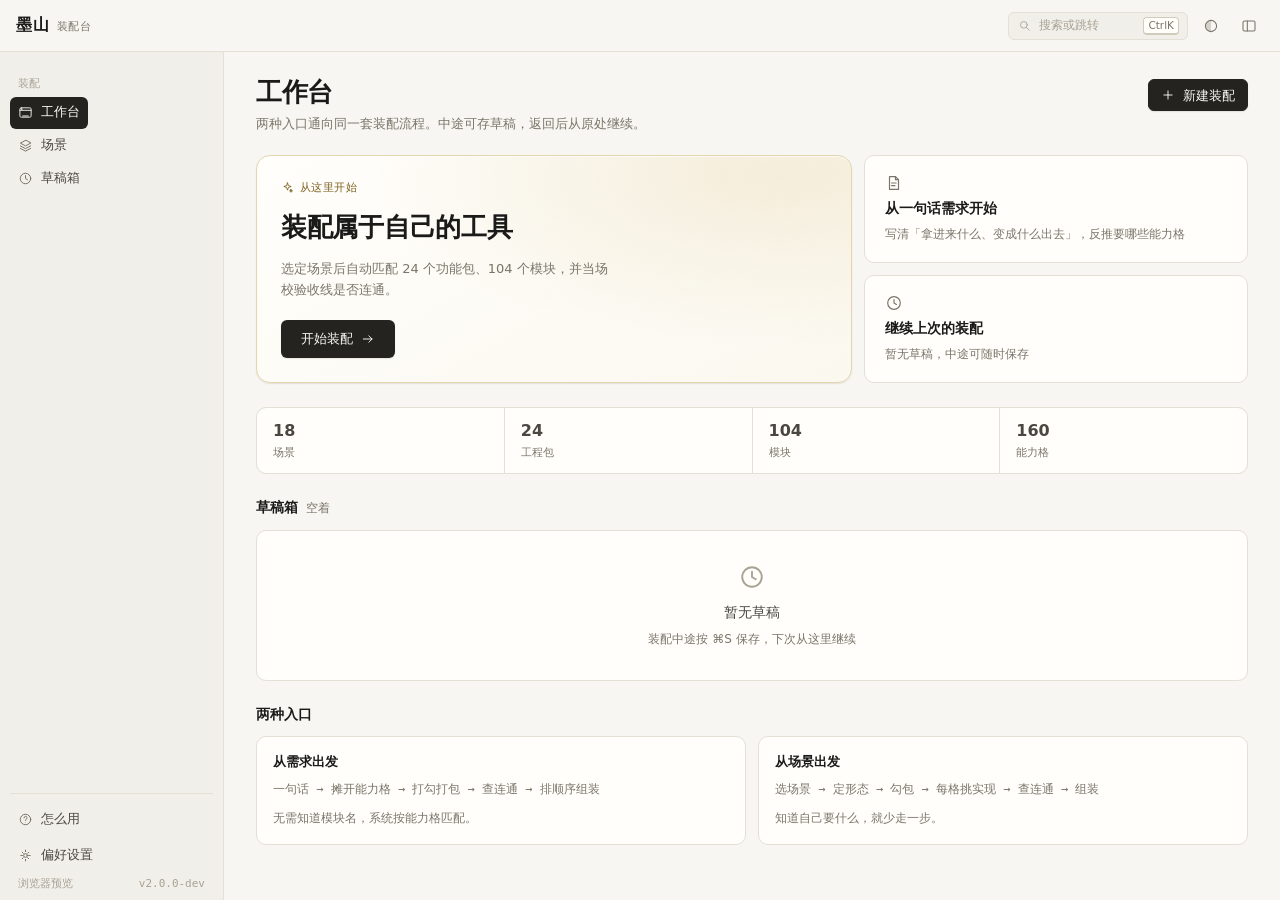
<file: app/ui/index.html>
<!doctype html>
<html lang="zh-CN">
  <head>
    <meta charset="utf-8" />
    <meta name="viewport" content="width=device-width, initial-scale=1" />
    <meta name="color-scheme" content="light dark" />
    <title>墨山 · 装配台</title>
    <link rel="stylesheet" href="./styles/tokens.css" />
    <link rel="stylesheet" href="./styles/base.css" />
    <link rel="stylesheet" href="./styles/components.css" />
    <link rel="stylesheet" href="./styles/app.css" />
  </head>
  <body>
    <div id="app"></div>
    <script type="module" src="./js/main.js"></script>
  </body>
</html>
</file>
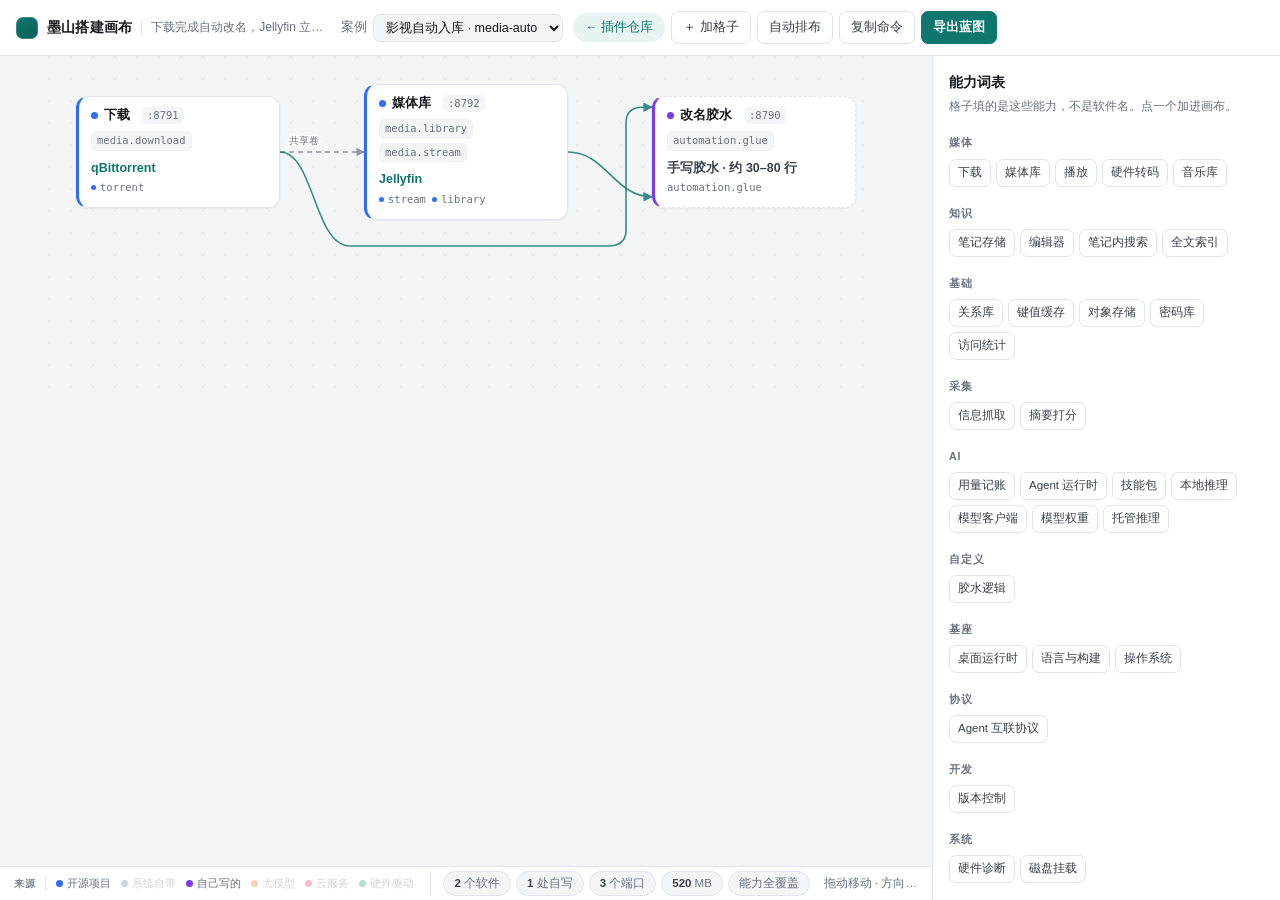
<file: canvas.html>
<!DOCTYPE html>
<html lang="zh-CN">
<head>
<meta charset="utf-8">
<meta name="viewport" content="width=device-width,initial-scale=1">
<title>墨山 · 搭建画布</title>
<!-- 与 moshan-plugin（pip 包）的 src/moshan_plugin/data/templates/canvas.template.html 同源。
     交互改动请两边一起改，或先改那边再同步过来 —— 否则两个仓库的画布会再次分叉。
     本文件用 tools/build_canvas.py 内嵌 catalog + 蓝图生成 canvas.html，不要直接改产物。 -->
<style>
  /* ---------- 令牌：间距 4 的倍数，圆角三档，阴影两档 ---------- */
  :root{
    --bg:#f4f5f7; --bg-2:#e9ebef; --panel:#ffffff;
    --ink:#15181d; --ink-2:#39404b; --muted:#697280;
    --line:#e1e5eb; --line-2:#eef1f5;
    --accent:#0f766e; --accent-soft:#e7f4f1; --accent-line:#b9e3dc;
    --warn:#a85a0a; --warn-soft:#fdf4e5; --err:#b42318; --err-soft:#fdeceb;
    --mono:ui-monospace,SFMono-Regular,Menlo,Consolas,monospace;
    --r-lg:14px; --r-md:10px; --r-sm:7px;
    --s1:0 1px 2px rgba(16,24,40,.05); --s2:0 2px 4px rgba(16,24,40,.05),0 10px 24px -14px rgba(16,24,40,.28);
    --s3:0 16px 34px -16px rgba(16,24,40,.34),0 2px 6px rgba(16,24,40,.06);
    --ease:cubic-bezier(.2,.7,.3,1);
  }
  @media (prefers-color-scheme:dark){
    :root{
      --bg:#0f1115; --bg-2:#171a1f; --panel:#181b20;
      --ink:#e9ebee; --ink-2:#c3c9d2; --muted:#98a1ad;
      --line:#282d35; --line-2:#21252b;
      --accent:#2dd4bf; --accent-soft:#0f2e2b; --accent-line:#1d4a45;
      --warn:#f0b357; --warn-soft:#2e2413; --err:#f07b72; --err-soft:#33191a;
      --s1:0 1px 2px rgba(0,0,0,.5); --s2:0 2px 6px rgba(0,0,0,.45),0 12px 28px -16px rgba(0,0,0,.8);
      --s3:0 18px 38px -18px rgba(0,0,0,.9),0 2px 8px rgba(0,0,0,.5);
    }
  }
  *{box-sizing:border-box}
  html,body{height:100%}
  body{margin:0;background:var(--bg);color:var(--ink);
    font:14px/1.55 -apple-system,BlinkMacSystemFont,"PingFang SC","Hiragino Sans GB","Microsoft YaHei",sans-serif;
    display:flex;flex-direction:column;overflow:hidden;
    -webkit-font-smoothing:antialiased}
  ::selection{background:var(--accent-soft);color:var(--ink)}

  /* ---------- 顶栏 ---------- */
  header{display:flex;align-items:center;gap:10px;padding:8px 16px;min-height:56px;
    background:var(--panel);border-bottom:1px solid var(--line);flex-wrap:wrap;row-gap:7px;flex:none}
  .mark{width:22px;height:22px;border-radius:7px;flex:none;
    background:linear-gradient(150deg,var(--accent),#0b5f59);
    box-shadow:inset 0 0 0 1px rgba(255,255,255,.18)}
  @media (prefers-color-scheme:dark){.mark{background:linear-gradient(150deg,#2dd4bf,#0f766e)}}
  .brand{display:flex;align-items:center;gap:9px;font-weight:650;letter-spacing:.2px;white-space:nowrap}
  .brand small{font-weight:400;color:var(--muted);font-size:12px;letter-spacing:0;
    max-width:180px;overflow:hidden;text-overflow:ellipsis;white-space:nowrap}
  .brand .sep{width:1px;height:14px;background:var(--line)}
  .casepick{display:flex;align-items:center;gap:6px;font-size:12.5px;color:var(--muted);white-space:nowrap}
  .casepick select{font:inherit;font-size:12.5px;color:var(--ink);background:var(--bg);
    border:1px solid var(--line);border-radius:var(--r-sm);padding:5px 8px;outline:none;max-width:250px}
  .casepick select:hover{border-color:#cfd6df}
  .casepick select:focus-visible{border-color:var(--accent);box-shadow:0 0 0 3px var(--accent-soft)}
  a.jump{font-size:12.5px;color:var(--accent);background:var(--accent-soft);border-radius:999px;
    padding:5px 12px;text-decoration:none;white-space:nowrap;transition:.14s var(--ease)}
  a.jump:hover{background:var(--accent-line)}
  .stats{display:flex;gap:5px;flex-wrap:wrap;align-items:center;flex:none;
    margin-left:2px;padding-left:12px;border-left:1px solid var(--line)}
  .stat{font-size:11.5px;color:var(--muted);background:var(--bg);border:1px solid var(--line);
    border-radius:999px;padding:3px 10px;white-space:nowrap}
  .stat b{color:var(--ink-2);font-weight:650;font-variant-numeric:tabular-nums}
  .stat.bad{color:var(--err);background:var(--err-soft);border-color:transparent}
  .stat.bad b{color:var(--err)}
  .acts{display:flex;gap:6px;align-items:center}
  button{font:inherit;font-size:12.5px;cursor:pointer;border:1px solid var(--line);background:var(--panel);
    color:var(--ink-2);border-radius:var(--r-sm);padding:6px 11px;transition:.14s var(--ease);white-space:nowrap}
  button:hover{border-color:#cbd2db;color:var(--ink);box-shadow:var(--s1)}
  button:active{transform:translateY(1px)}
  button:focus-visible{outline:2px solid var(--accent);outline-offset:2px}
  button.primary{background:var(--accent);border-color:var(--accent);color:#fff;font-weight:600}
  button.primary:hover{filter:brightness(1.08);color:#fff;box-shadow:0 4px 12px -4px rgba(15,118,110,.5)}

  /* ---------- 舞台 ---------- */
  main{flex:1;display:flex;min-height:0}
  .stage{flex:1;position:relative;min-width:0;overflow:hidden;display:flex;flex-direction:column}
  .scroller{position:relative;flex:1;min-height:0;overflow:auto;overscroll-behavior:contain}
  #canvas{position:relative;width:100%;height:100%;margin:0 auto;   /* 图比视口窄时居中，而不是贴左边 */
    background-image:radial-gradient(circle at 1px 1px,var(--bg-2) 1px,transparent 0);
    background-size:22px 22px;background-position:0 0}
  svg#edges{position:absolute;left:0;top:0;pointer-events:none;overflow:visible}
  svg#edges .hit{pointer-events:stroke;stroke:transparent;stroke-width:14;fill:none;cursor:default}
  svg#edges .line{fill:none;stroke:var(--accent);stroke-width:1.6;opacity:.82;transition:stroke-width .12s,opacity .12s}
  svg#edges .line.vol{stroke:var(--muted);stroke-dasharray:5 4;stroke-width:1.4;opacity:.72}
  svg#edges g.eg:hover .line{stroke-width:2.8;opacity:1}

  /* ---------- 卡片 ---------- */
  .card{position:absolute;width:204px;background:var(--panel);
    border:1px solid var(--line);border-left:3px solid var(--o,var(--line));
    border-radius:12px;padding:10px 12px 11px;
    box-shadow:var(--s1);cursor:grab;user-select:none;touch-action:none;
    transition:box-shadow .16s var(--ease),border-color .16s var(--ease),transform .16s var(--ease)}
  .card:hover{box-shadow:var(--s2);border-color:#d3d9e2;border-left-color:var(--o,var(--line))}
  .card:focus-visible{outline:2px solid var(--accent);outline-offset:3px}
  /* 选中用外圈，不抢左边那条来源色 */
  .card.active{border-color:var(--line);border-left-color:var(--o,var(--line));
    box-shadow:0 0 0 2px var(--accent),var(--s2)}
  .card.dragging{cursor:grabbing;box-shadow:var(--s3);transform:scale(1.012);z-index:6}
  .card.custom{border-style:dashed;border-left-style:solid;border-left-color:var(--o)}
  .card .lb{display:flex;align-items:center;gap:6px;font-weight:650;font-size:13px;line-height:1.3}
  .card .lb .nm{overflow:hidden;text-overflow:ellipsis;white-space:nowrap}
  .card .lb .port{margin-left:6px;font:10.5px/1.6 var(--mono);color:var(--muted);
    background:var(--bg);border-radius:5px;padding:0 5px;flex:none}
  .card .lb .port.od{color:var(--warn);background:var(--warn-soft);font-family:inherit;font-size:10px}
  .dot{display:inline-block;width:7px;height:7px;border-radius:50%;background:var(--o,var(--muted));flex:none}
  .card .need{display:flex;flex-wrap:wrap;gap:4px;margin:7px 0 8px}
  .card .need span{font:10.5px/1.5 var(--mono);background:var(--bg);border:1px solid var(--line-2);
    color:var(--muted);border-radius:5px;padding:1px 5px}
  .card .pick{font-size:12.5px;color:var(--accent);font-weight:600;
    overflow:hidden;text-overflow:ellipsis;white-space:nowrap}
  .card .pick.empty{color:var(--err)}
  .card .pick.manual{color:var(--ink-2);font-weight:600}
  .card .mods{font:10.5px/1.6 var(--mono);color:var(--muted);
    overflow:hidden;text-overflow:ellipsis;white-space:nowrap;margin-top:1px}
  .card .gap{margin-top:7px;font-size:10.5px;color:var(--warn);background:var(--warn-soft);
    border-radius:5px;padding:2px 6px;display:inline-block}
  /* 子卡：同一个进程里的面板，不是独立服务 —— 所以是胶囊不是卡片 */
  .card .kids{display:flex;flex-wrap:wrap;gap:4px;margin-top:8px;padding-top:7px;align-items:center;
    border-top:1px dashed var(--line)}
  .card .kcap{font-size:9.5px;letter-spacing:.06em;color:var(--muted);flex:none;margin-right:1px}
  .card .kid{display:inline-flex;align-items:center;gap:4px;font-size:10.5px;color:var(--ink-2);
    background:var(--bg);border:1px solid var(--line-2);border-radius:999px;padding:0 7px 0 5px;
    cursor:pointer;transition:.12s var(--ease)}
  .card .kid:hover{border-color:var(--accent-line);color:var(--accent);background:var(--accent-soft)}
  .card .kid.on{border-color:var(--accent);color:var(--accent);background:var(--accent-soft)}
  .card .kid i{display:inline-block;width:5px;height:5px;border-radius:50%;background:var(--o,var(--muted))}
  .mdot{display:inline-block;width:5px;height:5px;border-radius:50%;margin-right:4px;vertical-align:1px}

  /* ---- 内置区：收起来是那排胶囊，展开就是一块虚线框。
     虚线框是投放目标：把外面的卡拖进去，它就并进这个进程、变成内置面板 ---- */
  .card .kbtn{margin-left:auto;flex:none;font:10px/1.6 var(--mono);color:var(--muted);cursor:pointer;
    background:var(--bg);border:1px solid var(--line-2);border-radius:5px;padding:0 5px;
    transition:.12s var(--ease)}
  .card .kbtn:hover{color:var(--accent);border-color:var(--accent-line);background:var(--accent-soft)}
  .card .bzone{margin-top:8px;border:1.5px dashed var(--line);border-radius:9px;
    background:var(--bg);padding:7px 7px 7px;transition:.12s var(--ease)}
  .card .bzone.hot{border-color:var(--accent);background:var(--accent-soft)}
  .card .bzone .bh{display:flex;align-items:center;gap:5px;font-size:10px;letter-spacing:.04em;
    color:var(--muted);margin-bottom:5px;line-height:1.4;white-space:nowrap;overflow:hidden}
  .card .bzone .bh b{color:var(--ink-2);font-weight:650;letter-spacing:0;flex:none}
  .card .bzone .bh span{overflow:hidden;text-overflow:ellipsis}
  .card .bzone .bh .wbtn{margin-left:auto;flex:none;font-size:9.5px;line-height:1.6;letter-spacing:0;
    color:var(--muted);cursor:pointer;background:var(--panel);border:1px solid var(--line-2);
    border-radius:4px;padding:0 5px;transition:.12s var(--ease)}
  .card .bzone .bh .wbtn:hover{color:var(--accent);border-color:var(--accent-line);background:var(--accent-soft)}
  .card .bzone .bi{display:flex;align-items:center;gap:5px;font-size:11px;color:var(--ink-2);
    padding:2px 4px;border-radius:5px;cursor:pointer;line-height:1.5;position:relative}
  .card .bzone .bi:hover{background:var(--panel)}
  .card .bzone .bi.on{background:var(--accent-soft);color:var(--accent)}
  .card .bzone .bi > .nm2{flex:1;min-width:0;overflow:hidden;text-overflow:ellipsis;white-space:nowrap}
  .card .bzone .bi .cp{flex:none;font:9px var(--mono);color:var(--muted);max-width:66px;
    overflow:hidden;text-overflow:ellipsis;white-space:nowrap;text-align:right;opacity:.85}
  .card .bzone .bi .out{position:absolute;right:2px;top:50%;transform:translateY(-50%);flex:none;
    border:0;background:var(--panel);color:var(--muted);cursor:pointer;
    font-size:11px;line-height:1;padding:2px 3px;border-radius:4px;opacity:0;transition:.12s}
  .card .bzone .bi:hover .out{opacity:1}
  .card .bzone .bi .out:hover{color:var(--err);background:var(--err-soft)}
  .card .bzone .ph{font-size:10px;color:var(--muted);line-height:1.55;padding:2px 4px 1px}

  /* ---- 内置面板的卡面：点开时是浮的一小张（.pop），全部展开时铺成墙（.wcard） ---- */
  .pop{position:absolute;z-index:22;width:214px;background:var(--panel);border:1px solid var(--line);
    border-left:3px solid var(--o,var(--line));border-radius:12px;padding:9px 11px 10px;
    box-shadow:var(--s3);animation:popin .12s var(--ease)}
  @keyframes popin{from{opacity:0;transform:translateY(-3px)}to{opacity:1;transform:none}}
  :is(.pop,.wcard) .hd{display:flex;align-items:center;gap:6px;font-weight:650;font-size:12.5px;line-height:1.3}
  :is(.pop,.wcard) .hd > span:first-of-type{flex:1;min-width:0}
  :is(.pop,.wcard) .hd .x{margin-left:auto;border:0;background:none;color:var(--muted);cursor:pointer;
    font-size:15px;line-height:1;padding:0 2px;border-radius:4px}
  :is(.pop,.wcard) .hd .x:hover{color:var(--err);background:var(--err-soft)}
  :is(.pop,.wcard) .sub{font-size:10.5px;color:var(--muted);margin-top:6px;line-height:1.55}
  :is(.pop,.wcard) .caps{display:flex;flex-wrap:wrap;gap:4px;margin-top:7px}
  :is(.pop,.wcard) .caps span{font:10px/1.6 var(--mono);color:var(--muted);background:var(--bg);
    border:1px solid var(--line-2);border-radius:5px;padding:0 5px}
  .wcard .caps span{background:var(--panel)}
  :is(.pop,.wcard) .ml{margin-top:7px;font-size:10.5px;color:var(--ink-2);line-height:1.65}
  :is(.pop,.wcard) .ml i{display:inline-block;width:5px;height:5px;border-radius:50%;margin-right:3px;vertical-align:1px}
  :is(.pop,.wcard) .ml .mo{display:inline-block;white-space:nowrap;margin:1px 9px 1px 0}
  :is(.pop,.wcard) .acts{display:flex;gap:6px;margin-top:9px}
  :is(.pop,.wcard) .acts button{font-size:11px;padding:3px 8px;line-height:1.5}

  /* ---- 「全部展开」：把父卡里那几块面板摊成一面卡片墙 ----
     浮层，不参与排布也不进导出，所以布局算法一行都不用动 */
  .wallwrap{position:absolute;inset:0 0 34px 0;z-index:26;overflow:auto;padding:22px;
    display:flex;justify-content:center;
    background:rgba(16,24,40,.16);animation:wfade .13s var(--ease)}
  @media (prefers-color-scheme:dark){ .wallwrap{background:rgba(0,0,0,.46)} }
  @keyframes wfade{from{opacity:0}to{opacity:1}}
  .wall{width:min(780px,100%);margin:auto 0;background:var(--panel);border:1px solid var(--line);
    border-radius:var(--r-lg);box-shadow:var(--s3);padding:12px 14px 14px;
    animation:wpop .16s var(--ease)}
  @keyframes wpop{from{opacity:0;transform:translateY(-6px)}to{opacity:1;transform:none}}
  .wall .whd{display:flex;align-items:center;gap:6px;flex-wrap:wrap;font-size:13px;font-weight:650;line-height:1.4}
  .wall .whd .dot{width:7px;height:7px;border-radius:50%;background:var(--o,var(--line));flex:none}
  .wall .whd .wsub{flex:1 1 100%;font-weight:400;font-size:10.5px;color:var(--muted);
    margin-top:1px;line-height:1.5}
  .wall .whd .wacts{margin-left:auto;display:flex;align-items:center;gap:6px;flex:none}
  .wall .whd .wacts button{font-size:11px;padding:2px 8px;line-height:1.6}
  .wall .whd .wacts .x{border:0;background:none;color:var(--muted);cursor:pointer;
    font-size:16px;line-height:1;padding:0 3px;border-radius:4px}
  .wall .whd .wacts .x:hover{color:var(--err);background:var(--err-soft)}
  .wall .wgrid{display:grid;grid-template-columns:repeat(3,minmax(0,1fr));
    grid-auto-rows:1fr;gap:9px;margin-top:11px}
  @media (max-width:860px){ .wall .wgrid{grid-template-columns:repeat(2,minmax(0,1fr))} }
  .wcard{display:flex;flex-direction:column;background:var(--bg-2);border:1px solid var(--line);
    border-left:3px solid var(--o,var(--line));border-radius:10px;padding:8px 10px 9px 9px}
  .wcard .acts{margin-top:auto}
  .wcard.on{border-color:var(--accent-line);border-left-color:var(--accent);background:var(--accent-soft)}
  .card .bzone .teaser{display:flex;align-items:center;gap:6px;font-size:10.5px;color:var(--muted);
    line-height:1.5;padding:2px 4px 1px;flex-wrap:wrap}
  .card .bzone .teaser button{font-size:10px;padding:1px 6px;line-height:1.6}

  /* ---------- 浮动图例 / 提示 ---------- */
  .statusbar{flex:none;display:flex;align-items:center;gap:14px;height:34px;padding:0 14px;
    border-top:1px solid var(--line);background:var(--panel);min-width:0}
  .legend{display:flex;gap:10px;align-items:center;font-size:11px;color:var(--muted);flex:none}
  .legend .cap{font-weight:650;letter-spacing:.07em;text-transform:uppercase;font-size:10px;
    color:var(--muted);opacity:.85;border-right:1px solid var(--line);padding-right:10px}
  .legend span{white-space:nowrap;transition:opacity .18s}
  .legend i{display:inline-block;width:7px;height:7px;border-radius:50%;margin-right:4px}
  .legend .off{opacity:.3}
  .hintbar{margin-left:auto;text-align:right;font-size:11.5px;color:var(--muted);line-height:1.5;
    white-space:nowrap;overflow:hidden;text-overflow:ellipsis;min-width:0}
  .hintbar.warn{color:var(--warn)}
  @media (max-width:980px){.hintbar{display:none}}

  /* ---------- 检查器 ---------- */
  aside{width:348px;flex:none;background:var(--panel);border-left:1px solid var(--line);
    display:flex;flex-direction:column;min-height:0}
  .insp{overflow:auto;padding:16px 16px 32px}
  .insp h3{margin:0 0 3px;font-size:14px;display:flex;align-items:center;gap:6px}
  .insp h4{margin:18px 0 8px;font-size:10.5px;letter-spacing:.09em;text-transform:uppercase;
    color:var(--muted);font-weight:650}
  .insp p.hint{margin:0 0 12px;color:var(--muted);font-size:12px;line-height:1.65}
  .insp code{font:11.5px/1.5 var(--mono);background:var(--bg);border-radius:4px;padding:1px 4px}
  .cands{list-style:none;margin:0;padding:0;display:flex;flex-direction:column;gap:6px}
  .cand{border:1px solid var(--line);border-radius:var(--r-md);padding:8px 10px;cursor:pointer;
    transition:.14s var(--ease)}
  .cand:hover{border-color:#cbd2db;box-shadow:var(--s1)}
  .cand.sel{border-color:var(--accent);background:var(--accent-soft)}
  .cand:focus-visible{outline:2px solid var(--accent);outline-offset:2px}
  .cand .r1{display:flex;align-items:baseline;gap:6px}
  .cand .r1 b{font-size:12.5px;display:inline-flex;align-items:center;gap:6px}
  .cand .r1 .sc{margin-left:auto;font:11px/1 var(--mono);color:var(--accent);font-variant-numeric:tabular-nums}
  .cand .r2{font-size:11px;color:var(--muted);margin-top:3px}
  .bar{height:3px;border-radius:2px;background:var(--line-2);margin-top:6px;overflow:hidden}
  .bar i{display:block;height:100%;background:var(--accent);border-radius:2px}
  ul.mods{list-style:none;margin:7px 0 0;padding:0;display:flex;flex-direction:column;gap:3px}
  .mods li{display:flex;gap:7px;align-items:flex-start;font-size:11.5px;color:var(--muted);line-height:1.5}
  .mods input{margin:2px 0 0;accent-color:var(--accent);flex:none}
  .mods b{color:var(--ink);font-weight:500}
  /* 内置面板的检查器 */
  .bnote{background:var(--accent-soft);border-radius:var(--r-sm);padding:9px 11px;font-size:12px;
    line-height:1.75;color:var(--ink-2);margin:0 0 4px}
  .km-list{display:flex;flex-direction:column;gap:2px}
  .km{display:flex;align-items:baseline;gap:6px;font-size:12px;padding:4px 0;
    border-bottom:1px solid var(--line-2)}
  .km b{font-weight:500;color:var(--ink)}
  .km .tag{margin-left:auto}
  .km .tag+.tag{margin-left:0}
  .kmn{font-size:11px;color:var(--muted);line-height:1.6;padding:0 0 5px 11px;margin-top:-3px}
  .row{display:flex;gap:6px;align-items:center}
  .row select,.row input{flex:1;min-width:0;font:inherit;font-size:12px;padding:5px 7px;border-radius:var(--r-sm);
    border:1px solid var(--line);background:var(--panel);color:var(--ink);outline:none}
  .row select:focus-visible,.row input:focus-visible{border-color:var(--accent);box-shadow:0 0 0 3px var(--accent-soft)}
  .field{display:flex;align-items:center;gap:8px;margin-bottom:9px;font-size:12px;color:var(--muted)}
  .field select{flex:none;font:inherit;font-size:12px;padding:4px 6px;border-radius:var(--r-sm);
    border:1px solid var(--line);background:var(--panel);color:var(--ink)}
  .edge-item{display:flex;gap:8px;align-items:center;font-size:11.5px;padding:6px 8px;
    border:1px solid var(--line-2);border-radius:var(--r-sm);margin-bottom:5px;color:var(--ink-2)}
  .edge-item .x{margin-left:auto;color:var(--muted);cursor:pointer;border:0;background:none;
    padding:0 3px;font-size:14px;line-height:1;border-radius:4px}
  .edge-item .x:hover{color:var(--err);background:var(--err-soft);box-shadow:none}
  .tag{font:10px/1.6 var(--mono);padding:0 5px;border-radius:4px;background:var(--bg);
    border:1px solid var(--line-2);color:var(--muted);white-space:nowrap}
  .empty{color:var(--muted);font-size:12.5px;line-height:1.9}
  .toast{position:fixed;left:50%;bottom:26px;transform:translateX(-50%) translateY(10px);
    background:var(--ink);color:var(--bg);font-size:12.5px;padding:9px 16px;border-radius:var(--r-md);
    box-shadow:var(--s3);opacity:0;pointer-events:none;transition:.2s var(--ease);z-index:9}
  .toast.on{opacity:1;transform:translateX(-50%) translateY(0)}
  @media (max-width:1240px){aside{width:320px}}
  @media (max-width:1180px){.statusbar .stat:nth-child(n+3){display:none}}
  @media (max-width:980px){.stats{display:none}}
  @media (max-width:900px){aside{display:none}}
  @media (prefers-color-scheme:dark){            /* 深色主题主按钮：薄荷绿上压深字 */
    button.primary{color:#052622}
    button.primary:hover{color:#052622}
  }
  @media (prefers-reduced-motion:reduce){*{transition:none!important}}
</style>
</head>
<body>
<header>
  <div class="brand"><span class="mark"></span>墨山搭建画布<span class="sep"></span><small id="bpname"></small></div>
  <label class="casepick">案例<select id="case"></select></label>
  <div class="acts">
    <a class="jump" href="market.html" title="已经知道要装什么？回仓库搜索、勾模块">← 插件仓库</a>
    <button id="btn-add" title="在检查器里按能力加一格">＋ 加格子</button>
    <button id="btn-layout" title="清掉手动拖动的位置，按连线重新排布">自动排布</button>
    <button id="btn-cmd" title="复制生成清单的命令">复制命令</button>
    <button class="primary" id="btn-export">导出蓝图</button>
  </div>
</header>
<main>
  <section class="stage" id="stage">
    <div class="scroller"><div id="canvas"><svg id="edges"></svg><div id="slots"></div></div></div>
    <div class="statusbar">
      <div class="legend" id="legend"></div>
      <div class="stats" id="stats"></div>
      <div class="hintbar" id="hint"></div>
    </div>
  </section>
  <aside><div class="insp" id="insp"></div></aside>
</main>
<div class="toast" id="toast"></div>

<script type="application/json" id="catalog">{"$schema":"https://moshan.dev/schema/catalog-1.json","spec":"1.0","name":"moshan 官方能力目录","updated":"2026-11-24","capabilities":[{"id":"media.download","label":"下载","group":"媒体","desc":"把种子/链接变成磁盘上的文件"},{"id":"media.library","label":"媒体库","group":"媒体","desc":"扫描目录、刮削元数据、生成可播放条目"},{"id":"media.stream","label":"播放","group":"媒体","desc":"对外提供播放页面与串流接口"},{"id":"media.transcode","label":"硬件转码","group":"媒体","desc":"借助 GPU 实时转码，弱设备也能播"},{"id":"media.music","label":"音乐库","group":"媒体","desc":"音频专用库与客户端协议（Subsonic）"},{"id":"note.store","label":"笔记存储","group":"知识","desc":"文档落盘与版本"},{"id":"note.edit","label":"编辑器","group":"知识","desc":"人可写字的界面（Markdown/块编辑）"},{"id":"note.search","label":"笔记内搜索","group":"知识","desc":"自带全文检索"},{"id":"search.fulltext","label":"全文索引","group":"知识","desc":"独立检索引擎，中文分词友好"},{"id":"db.relational","label":"关系库","group":"基础","desc":"PostgreSQL 协议的关系型数据库"},{"id":"cache.kv","label":"键值缓存","group":"基础","desc":"Redis 协议的缓存/队列"},{"id":"storage.object","label":"对象存储","group":"基础","desc":"S3 协议的文件桶"},{"id":"auth.vault","label":"密码库","group":"基础","desc":"口令与密钥保管、自动填充"},{"id":"analytics.stats","label":"访问统计","group":"基础","desc":"隐私友好的页面统计"},{"id":"news.fetch","label":"信息抓取","group":"采集","desc":"把 RSS/公众号变成结构化条目"},{"id":"news.digest","label":"摘要打分","group":"采集","desc":"去重、排序、生成每日摘要"},{"id":"ai.usage","label":"用量记账","group":"AI","desc":"按会话统计 token 与花费"},{"id":"automation.glue","label":"胶水逻辑","group":"自定义","desc":"把上面这些接起来的那几十行代码，通常没有现成软件"},{"id":"dev.runtime","label":"桌面运行时","group":"基座","desc":"把 Web 或原生代码跑成桌面 / 本地应用的那一层"},{"id":"dev.build","label":"语言与构建","group":"基座","desc":"决定二进制体积、启动速度与分发方式的底层选择"},{"id":"ai.protocol","label":"Agent 互联协议","group":"协议","desc":"Agent 与工具、Agent 与 Agent、Agent 与界面之间的标准接口"},{"id":"dev.vcs","label":"版本控制","group":"开发","desc":"仓库、提交、差异比对"},{"id":"sys.diagnose","label":"硬件诊断","group":"系统","desc":"把系统底层的硬件状态翻译成人话"},{"id":"sys.mount","label":"磁盘挂载","group":"系统","desc":"把外置盘接进文件系统，并安全弹出"},{"id":"os.distro","label":"操作系统","group":"基座","desc":"宿主底座本身，不是跑在它上面的服务"},{"id":"doc.office","label":"办公文档","group":"文档","desc":"docx / xlsx / pptx 的读写与格式转换"},{"id":"remote.desktop","label":"远程桌面","group":"网络","desc":"远程看到并操作另一台机器的屏幕"},{"id":"net.overlay","label":"虚拟组网","group":"网络","desc":"把多台机器组成一个虚拟内网"},{"id":"net.transfer","label":"局域网传输","group":"网络","desc":"同一网段内直传文件，不过云"},{"id":"ui.overlay","label":"桌面浮层","group":"界面","desc":"菜单栏或屏幕上的常驻小块信息"},{"id":"file.shelf","label":"拖放暂存","group":"界面","desc":"拖拽过程中的临时置物架"},{"id":"ops.monitor","label":"状态监控","group":"运维","desc":"把 CPU / 负载这类指标变得一眼可见"},{"id":"ai.agent","label":"Agent 运行时","group":"AI","desc":"跑 Agent 循环、调度工具与权限"},{"id":"ai.skill","label":"技能包","group":"AI","desc":"给 Agent 读的说明书，不是独立进程"},{"id":"ai.local","label":"本地推理","group":"AI","desc":"在本机加载权重并提供推理端点"},{"id":"ai.client","label":"模型客户端","group":"AI","desc":"在同一个界面里切多家模型"},{"id":"geo.map","label":"离线地图","group":"地理","desc":"不联网也能用的地图与导航"},{"id":"ai.model","label":"模型权重","group":"AI","desc":"一份可下载的权重 + 模型卡，不是服务"},{"id":"ai.inference","label":"托管推理","group":"AI","desc":"厂商托管的 API 端点，按 token 计费"},{"id":"kb.ingest","label":"解析入库","group":"知识库","desc":"PDF/网页/Office 变成文本，版面与表格要保住"},{"id":"kb.chunk","label":"切块","group":"知识库","desc":"长文切成能嵌入的小段，切法决定召回质量"},{"id":"kb.rag","label":"向量 RAG","group":"知识库","desc":"嵌入后按语义相似度召回，换个说法也能搜到"},{"id":"kb.fulltext","label":"关键词检索","group":"知识库","desc":"倒排 + BM25，不嵌入；型号、错误码这类精确词靠它"},{"id":"kb.graph","label":"图谱检索","group":"知识库","desc":"实体关系图，沿边走多跳；回答「谁和谁什么关系」"},{"id":"kb.file","label":"直读文件","group":"知识库","desc":"不建索引，整篇塞进上下文；库小的时候效果最好"},{"id":"kb.agentic","label":"检索代理","group":"知识库","desc":"把搜和读做成工具，Agent 自己改写查询、多轮翻找"},{"id":"kb.inject","label":"重排注入","group":"知识库","desc":"召回只是候选，排序、去重、编号后才进上下文"},{"id":"kb.manage","label":"多库管理","group":"知识库","desc":"多库隔离、增量重算、删除同步——长期可用性的分水岭"},{"id":"hw.display","label":"桌面显示","group":"硬件","desc":"把多窗口、多面板同时摊在眼前的那块屏"},{"id":"hw.eink","label":"常显画面","group":"硬件","desc":"不发光、不熄屏、只在刷新时耗电的静态页"},{"id":"hw.node","label":"常驻节点","group":"硬件","desc":"低功耗 7×24 跑容器与服务的机器"},{"id":"hw.npu","label":"本地推理","group":"硬件","desc":"板上直接跑小模型，不占主 CPU、不出网"},{"id":"hw.switch","label":"多机切换","group":"硬件","desc":"一套键鼠屏在多台机器之间切"},{"id":"hw.storage","label":"本地大盘","group":"硬件","desc":"媒体库、备份与镜像仓库的独立盘位"}],"entries":[{"id":"qbittorrent","name":"qBittorrent","repo":"qbittorrent/qBittorrent","kind":"container","category":"app","image":"linuxserver/qbittorrent","sample_tag":"4.6.7","license":"GPL-2.0","tier":"official","cost":{"ram_mb":120,"disk_gb":1},"notes":"种子下载的事实标准，WebUI 有完整 REST API，胶水最爱接它。","modules":[{"id":"torrent","label":"BT/磁力下载","capability":"media.download","default":true,"port":{"name":"webui","port":8080,"protocol":"http"},"shared":{"name":"downloads","container":"/downloads"},"config":{"WEBUI_PORT":"8080","PUID":"501","PGID":"20"},"note":"胶水每 30 秒查 /api/v2/torrents/info，挑出「已完成但未改名」的条目","artifact":{"kind":"image","ref":"linuxserver/qbittorrent:4.6.7","size_mb":190}}],"tags":["download","network","web","selfhost"]},{"id":"jellyfin","name":"Jellyfin","repo":"jellyfin/jellyfin","kind":"container","category":"app","image":"jellyfin/jellyfin","sample_tag":"10.10.3","license":"GPL-2.0","tier":"official","cost":{"ram_mb":400,"disk_gb":2},"notes":"完全开源、无账号、无付费墙。模块拆得最干净：库、播放、转码可以只要其中一个。","modules":[{"id":"stream","label":"播放与 WebUI","capability":"media.stream","default":true,"port":{"name":"webui","port":8096,"protocol":"http"},"note":"改名落盘后调 /Library/Refresh，让它立刻扫到新文件，不用等定时任务","artifact":{"kind":"image","ref":"jellyfin/jellyfin:10.10.3","variants":{"vaapi":"jellyfin/jellyfin:10.10.3-vaapi","nvidia":"jellyfin/jellyfin:10.10.3-nvidia"},"size_mb":260}},{"id":"library","label":"媒体库刮削","capability":"media.library","default":true,"port":{"name":"webui","port":8096,"protocol":"http"},"note":"靠共享目录拿文件，不靠网络地址，所以连法是卷不是 URL","artifact":{"kind":"none","note":"同一镜像内的媒体库管理，勾选即用，不额外下载"}},{"id":"transcode","label":"VAAPI 硬转码","capability":"media.transcode","default":false,"port":{"name":"webui","port":8096,"protocol":"http"},"requires":["media.library"],"cost":{"ram_mb":300,"gpu":true},"config":{"JELLYFIN_HWACCEL":"vaapi"},"note":"默认关闭。启用需透传 /dev/dri，镜像整体换成 -vaapi 变体（约 490MB，替换而非叠加）","artifact":{"kind":"none","variant":"vaapi","size_mb":490,"note":"整镜替换为 -vaapi 变体（含基础层），并透传 /dev/dri；不勾则仍用基础镜像"}}],"tags":["media","web","backend","selfhost"]},{"id":"navidrome","name":"Navidrome","repo":"navidrome/navidrome","kind":"container","category":"app","image":"deluan/navidrome","sample_tag":"0.53.3","license":"GPL-3.0","tier":"community","cost":{"ram_mb":150,"disk_gb":0.5},"modules":[{"id":"music","label":"音乐库","capability":"media.music","default":true,"port":{"name":"webui","port":4533,"protocol":"http"},"shared":{"name":"music","container":"/music"},"note":"兼容 Subsonic 协议，手机端可以直接用 play:Sub / substreamer","artifact":{"kind":"image","ref":"deluan/navidrome:0.53.3","size_mb":60}}],"tags":["media","web","backend","selfhost"]},{"id":"siyuan","name":"思源笔记","repo":"siyuan-note/siyuan","kind":"container","category":"app","image":"b3log/siyuan","sample_tag":"v3.1.11","license":"AGPL-3.0","tier":"official","cost":{"ram_mb":200,"disk_gb":1},"notes":"块级编辑器 + 自带全文检索 + 完整 HTTP API，最适合当「知识沉淀」那一格。","modules":[{"id":"store","label":"文档存储","capability":"note.store","default":true,"port":{"name":"webui","port":6806,"protocol":"http"},"config":{"SIYUAN_ACCESS_AUTH_CODE":"${secret}"},"note":"胶水用 /api/filetree/createDocWithMd 写文档，用 /api/query/sql 查已有标题做去重","artifact":{"kind":"image","ref":"b3log/siyuan:v3.1.11","size_mb":180}},{"id":"edit","label":"块编辑器","capability":"note.edit","default":true,"port":{"name":"webui","port":6806,"protocol":"http"},"artifact":{"kind":"none","note":"编辑器是同一镜像的内置前端"}},{"id":"search","label":"内置检索","capability":"note.search","default":false,"port":{"name":"webui","port":6806,"protocol":"http"},"note":"条目上千以后中文分词会变差，那时候再换 meilisearch","artifact":{"kind":"none","note":"内置搜索索引，勾选只打开开关"}}],"tags":["data","ui","desktop","selfhost"],"built_on":["electron"]},{"id":"meilisearch","name":"Meilisearch","repo":"meilisearch/meilisearch","kind":"container","category":"app","image":"getmeili/meilisearch","sample_tag":"v1.11","license":"MIT","tier":"official","cost":{"ram_mb":180,"disk_gb":1},"modules":[{"id":"index","label":"全文索引","capability":"search.fulltext","default":true,"port":{"name":"api","port":7700,"protocol":"http"},"config":{"MEILI_MASTER_KEY":"${secret}","MEILI_NO_ANALYTICS":"true"},"note":"它不主动拉数据：由胶水把文档 POST /indexes/notes/documents 推给它","artifact":{"kind":"image","ref":"getmeili/meilisearch:v1.11","size_mb":130}}],"tags":["search","backend","native","selfhost"],"built_on":["rust"]},{"id":"postgres","name":"PostgreSQL","repo":"postgres/postgres","kind":"container","category":"app","image":"postgres","sample_tag":"16.4-alpine","license":"PostgreSQL","tier":"official","cost":{"ram_mb":200,"disk_gb":2},"modules":[{"id":"db","label":"关系库","capability":"db.relational","default":true,"port":{"name":"pgsql","port":5432,"protocol":"tcp"},"config":{"POSTGRES_PASSWORD":"${secret}","POSTGRES_DB":"app"},"artifact":{"kind":"image","ref":"postgres:16.4-alpine","size_mb":240}}],"tags":["data","backend","native","selfhost"]},{"id":"redis","name":"Redis","repo":"redis/redis","kind":"container","category":"app","image":"redis","sample_tag":"7.4.1-alpine","license":"BSD-3-Clause","tier":"official","cost":{"ram_mb":60,"disk_gb":0.2},"modules":[{"id":"kv","label":"键值缓存","capability":"cache.kv","default":true,"port":{"name":"redis","port":6379,"protocol":"tcp"},"artifact":{"kind":"image","ref":"redis:7.4.1-alpine","size_mb":40}}],"tags":["data","backend","native","selfhost"]},{"id":"minio","name":"MinIO","repo":"minio/minio","kind":"container","category":"app","image":"minio/minio","sample_tag":"RELEASE.2024-10-13T13-34-11Z","license":"AGPL-3.0","tier":"official","cost":{"ram_mb":250,"disk_gb":1},"modules":[{"id":"object","label":"S3 对象存储","capability":"storage.object","default":true,"port":{"name":"api","port":9000,"protocol":"http"},"config":{"MINIO_ROOT_USER":"moshan","MINIO_ROOT_PASSWORD":"${secret}"},"artifact":{"kind":"image","ref":"minio/minio:RELEASE.2024-10-13T13-34-11Z","size_mb":160}}],"tags":["data","backend","selfhost"]},{"id":"umami","name":"Umami","repo":"umami-software/umami","kind":"container","category":"app","image":"ghcr.io/umami-software/umami","sample_tag":"postgresql-v2.15.0","license":"MIT","tier":"community","cost":{"ram_mb":250,"disk_gb":0.5},"notes":"少数真的用单个 DATABASE_URL 就能接上外部库的统计服务，正好演示跨格连线。","modules":[{"id":"stats","label":"访问统计","capability":"analytics.stats","default":true,"port":{"name":"webui","port":3000,"protocol":"http"},"accepts":{"db.relational":"DATABASE_URL"},"note":"这里就是 env 型连线的样板：把库的地址直接注入成 DATABASE_URL","artifact":{"kind":"image","ref":"ghcr.io/umami-software/umami:postgresql-v2.15.0","size_mb":200}}],"tags":["ops","web","backend","selfhost"],"built_on":["nodejs"]},{"id":"vaultwarden","name":"Vaultwarden","repo":"dani-garcia/vaultwarden","kind":"container","category":"app","image":"vaultwarden/server","sample_tag":"1.32.1","license":"AGPL-3.0","tier":"community","cost":{"ram_mb":100,"disk_gb":0.5},"notes":"Bitwarden 的轻量实现，40MB 内存跑完整密码库。","modules":[{"id":"vault","label":"密码库","capability":"auth.vault","default":true,"port":{"name":"webui","port":80,"protocol":"http"},"accepts":{"db.relational":"DATABASE_URL"},"artifact":{"kind":"image","ref":"vaultwarden/server:1.32.1","size_mb":90}}],"tags":["security","backend","native","selfhost"],"built_on":["rust"]},{"id":"rsshub","name":"RSSHub","repo":"DIYgod/RSSHub","kind":"container","category":"app","image":"diygod/rsshub","sample_tag":"2024-10-11","license":"MIT","tier":"official","cost":{"ram_mb":300,"disk_gb":1},"notes":"5000+ 路由，几乎任何站都能变 RSS。公众号路由需要登录态，所以公众号那一路走 wechat-scholar。","modules":[{"id":"fetch","label":"通用路由抓取","capability":"news.fetch","default":true,"port":{"name":"webui","port":1200,"protocol":"http"},"config":{"CACHE_EXPIRE":"3600"},"artifact":{"kind":"image","ref":"diygod/rsshub:2024-10-11","size_mb":300}}],"tags":["network","download","backend","selfhost"],"built_on":["nodejs"]},{"id":"wechat-scholar","name":"Wechat-Scholar","repo":"osnsyc/Wechat-Scholar","kind":"process","category":"app","license":"MIT","tier":"community","cost":{"ram_mb":30,"disk_gb":0.1},"notes":"上游是「每天三次更新 184 个公众号 RSS」的数据仓库，不是服务。要跑起来需要一个极小的静态托管脚本（约 20 行），本目录把它算进去。","runtime":{"entry":"feed_server.py","args":["--port","${port}"]},"modules":[{"id":"feed","label":"公众号 RSS 源","capability":"news.fetch","default":true,"port":{"name":"webui","port":8770,"protocol":"http"},"note":"每小时查一次 commit sha，变了才拉全量 zip；公众号这一路天生做不到小时级","artifact":{"kind":"asset","repo":"osnsyc/Wechat-Scholar","match":"*.zip","ref":"https://codeload.github.com/{repo}/zip/refs/heads/main","size_mb":4.2,"note":"整仓 4.19MB。先比对 commit sha，变了才重拉；上游每天只更 3 次"}}],"tags":["download","data","cli"]},{"id":"llmcost","name":"LLM 算价","repo":"pamphile/moshan-llmcost","kind":"process","category":"app","license":"MIT","tier":"verified","cost":{"ram_mb":40,"disk_gb":0.1},"notes":"你自己的插件，已经在 8776 上跑着，正好当「能力目录里也有自研件」的样本。","runtime":{"entry":"llmcost.py","args":["--serve","--no-open","--port","${port}"]},"modules":[{"id":"usage","label":"用量记账","capability":"ai.usage","default":true,"port":{"name":"api","port":8776,"protocol":"http"},"artifact":{"kind":"none","note":"本地已有该进程，无外部依赖"}}],"tags":["ai","dev","cli"]},{"id":"electron","name":"Electron","repo":"electron/electron","kind":"existing","category":"framework","homepage":"https://electronjs.org","license":"MIT","tier":"official","notes":"用 Web 技术写桌面应用的运行时。VS Code、Obsidian、Cursor 都建在它上面。代价是包体 100MB 起、内存吃紧，但生态与调试工具最全——要做一个中台外壳，这是最省事的路。","modules":[{"id":"base","label":"桌面运行时","capability":"dev.runtime","default":false,"artifact":{"kind":"none","note":"只登记链接与介绍，不下载、不安装"}}],"tags":["desktop","ui","frontend","native"],"built_on":["chromium","nodejs"]},{"id":"tauri","name":"Tauri","repo":"tauri-apps/tauri","kind":"existing","category":"framework","homepage":"https://tauri.app","license":"Apache-2.0","tier":"official","notes":"Electron 的轻量替代：壳用系统 WebView，不打包 Chromium，安装包常只有几 MB。代价是各平台渲染有差异，重型前端库要自己测。","modules":[{"id":"base","label":"桌面运行时","capability":"dev.runtime","default":false,"artifact":{"kind":"none","note":"只登记链接与介绍，不下载、不安装"}}],"tags":["desktop","ui","frontend","native"],"built_on":["rust"]},{"id":"chromium","name":"Chromium","repo":"chromium/chromium","kind":"existing","category":"framework","homepage":"https://www.chromium.org/Home","license":"BSD-3-Clause","tier":"official","notes":"Chromium 系浏览器的内核，也是 Electron 与 Playwright 的渲染底座。需要统一渲染行为、或者要无人值守跑真实浏览器时，最后都会落到它身上。","modules":[{"id":"base","label":"渲染内核","capability":"dev.runtime","default":false,"artifact":{"kind":"none","note":"只登记链接与介绍，不下载、不安装"}}],"tags":["frontend","ui","native"]},{"id":"rust","name":"Rust","repo":"rust-lang/rust","kind":"existing","category":"framework","homepage":"https://www.rust-lang.org","license":"MIT OR Apache-2.0","tier":"official","notes":"系统级语言，近两年 AI 工具链的事实选择：uv、ruff、ripgrep、Zed、ACP 的参考实现都是它。插件想长期跑在用户机器上、又要单文件分发和低内存，这是最省事的答案。","modules":[{"id":"build","label":"语言与工具链","capability":"dev.build","default":false,"artifact":{"kind":"none","note":"只登记链接与介绍，不下载、不安装"}}],"tags":["dev","native","cli"]},{"id":"nodejs","name":"Node.js","repo":"nodejs/node","kind":"existing","category":"framework","homepage":"https://nodejs.org","license":"MIT","tier":"official","notes":"前端与 CLI 生态的运行时。npx 一行拉起一个 MCP server，是当下 AI 工具分发的默认通道——这也是为什么目录里的「胶水」大多用 JS/Python 写。","modules":[{"id":"build","label":"运行时","capability":"dev.build","default":false,"artifact":{"kind":"none","note":"只登记链接与介绍，不下载、不安装"}}],"tags":["dev","backend","frontend"]},{"id":"mcp","name":"MCP","repo":"modelcontextprotocol/modelcontextprotocol","kind":"existing","category":"mcp","homepage":"https://modelcontextprotocol.io","license":"MIT","tier":"official","notes":"Model Context Protocol，模型调工具的通用接口，相当于 AI 时代的 LSP。现在主流 Agent 客户端与工具都认它；本目录里任何插件想被 Agent 操作，接它比自己发明接口划算。","modules":[{"id":"spec","label":"规范","capability":"ai.protocol","default":false,"artifact":{"kind":"none","note":"只登记链接与介绍，不下载、不安装"}}],"tags":["protocol","ai","dev"]},{"id":"a2a","name":"A2A","repo":"a2aproject/A2A","kind":"existing","category":"framework","homepage":"https://a2a-protocol.org/","license":"Apache-2.0","tier":"official","notes":"Agent2Agent，让不同厂商的 Agent 互相通信，已捐给 Linux 基金会。分工很清楚：MCP 管「Agent 调工具」，A2A 管「Agent 找 Agent」。","modules":[{"id":"spec","label":"规范","capability":"ai.protocol","default":false,"artifact":{"kind":"none","note":"只登记链接与介绍，不下载、不安装"}}],"tags":["protocol","ai"]},{"id":"acp","name":"ACP","repo":"agentclientprotocol/agent-client-protocol","kind":"existing","category":"framework","homepage":"https://agentclientprotocol.com","license":"Apache-2.0","tier":"official","notes":"Agent Client Protocol，编辑器与 Agent 之间的标准接口，Zed 发起。想让自己的 Agent 被各种 IDE 接进去，接这一个比逐个适配省事。","modules":[{"id":"spec","label":"规范","capability":"ai.protocol","default":false,"artifact":{"kind":"none","note":"只登记链接与介绍，不下载、不安装"}}],"tags":["protocol","ai","dev"]},{"id":"ag-ui","name":"AG-UI","repo":"ag-ui-protocol/ag-ui","kind":"existing","category":"framework","homepage":"https://ag-ui.com","license":"MIT","tier":"official","notes":"Agent-User Interaction Protocol，把 Agent 的流式输出映射成前端事件，解决「Agent 怎么驱动界面」这一段。要页面里嵌一个会动的 Agent，先看它。","modules":[{"id":"spec","label":"规范","capability":"ai.protocol","default":false,"artifact":{"kind":"none","note":"只登记链接与介绍，不下载、不安装"}}],"tags":["protocol","ai","ui","frontend"]},{"id":"a2ui","name":"A2UI","repo":"a2ui-project/a2ui","kind":"existing","category":"framework","homepage":"https://a2ui.org/","license":"Apache-2.0","tier":"official","notes":"Agent-to-UI，让 Agent 直接吐可渲染的界面描述，客户端用自己的原生组件画出来，而不是塞一段 HTML。和 AG-UI 的方向相反：它给数据，你给组件。","modules":[{"id":"spec","label":"规范","capability":"ai.protocol","default":false,"artifact":{"kind":"none","note":"只登记链接与介绍，不下载、不安装"}}],"tags":["protocol","ai","ui","frontend"]},{"id":"ap2","name":"AP2","repo":"google-agentic-commerce/AP2","kind":"existing","category":"framework","homepage":"https://ap2-protocol.org/","license":"Apache-2.0","tier":"official","notes":"Agent Payments Protocol，Agent 代付时的授权与凭证标准，Google 牵头。做「Agent 帮你下单」迟早要碰，现在先登记着。","modules":[{"id":"spec","label":"规范","capability":"ai.protocol","default":false,"artifact":{"kind":"none","note":"只登记链接与介绍，不下载、不安装"}}],"tags":["protocol","ai","security"]},{"id":"git","name":"Git","repo":"git/git","kind":"binary","category":"app","homepage":"https://git-scm.com","license":"GPL-2.0","tier":"official","notes":"所有代码的地基，也是目录里唯一「不装就没法干活」的依赖：拉仓库、比对 commit sha 判断上游有没有更新（新闻摘录那条链路就靠后一半），都绕不过它。macOS 自带版本偏旧，brew 装新版更省事。","runtime":{"entry":"git"},"modules":[{"id":"vcs","label":"版本控制","capability":"dev.vcs","default":true,"artifact":{"kind":"package","manager":"brew","name":"git","size_mb":60,"note":"brew install git，约 60MB 含依赖"},"note":"拉取、比对、导出补丁都走它；上游更新检测优先比 sha，不下载全量"}],"tags":["dev","cli","native"]},{"id":"whatcable","name":"WhatCable","repo":"darrylmorley/whatcable","kind":"existing","category":"app","homepage":"https://whatcable.uk","license":"MIT（部分子目录 proprietary）","tier":"community","notes":"插上 USB-C 线，用一句人话告诉你这根线到底能跑 USB 2.0 还是 40Gbps、以及为什么充电慢。信息本来就在 IOKit 里，只是没人翻译。注意许可是混合的：默认 MIT，但部分子目录是专有代码，别整仓照搬。","modules":[{"id":"diagnose","label":"线缆能力诊断","capability":"sys.diagnose","default":false,"artifact":{"kind":"none","note":"只登记链接与介绍，不下载、不安装"},"note":"菜单栏 App，读 IOKit 的端口/电源协商结果；Pro 版才给全部诊断项"}],"tags":["desktop","ui","native","ops"]},{"id":"rustdesk","name":"RustDesk","repo":"rustdesk/rustdesk","kind":"existing","category":"app","homepage":"https://rustdesk.com","license":"AGPL-3.0","tier":"official","notes":"自建远程桌面的首选：客户端开源，中继（hbbs/hbbr）也能自己架，画面不经过第三方。国内网络下比 TeamViewer / AnyDesk 稳。AGPL 要注意——改完对外提供服务会触发开源义务。","modules":[{"id":"client","label":"被控端 / 主控端","capability":"remote.desktop","default":false,"artifact":{"kind":"none","note":"只登记链接与介绍，不下载、不安装"},"note":"一个 App 兼两端，输入机器 ID 即可连；支持文件传输与剪贴板同步"},{"id":"relay","label":"自建中继","capability":"net.overlay","default":false,"artifact":{"kind":"none","note":"只登记链接与介绍，不下载、不安装"},"note":"官方给 rustdesk-server 容器，起 hbbs + hbbr 两台就能摆脱公共服务器"}],"tags":["desktop","network","ui","selfhost"],"built_on":["rust"]},{"id":"showkeypro","name":"按键显示Pro","kind":"existing","category":"app","homepage":"https://apps.apple.com/cn/app/id1579988758","license":"专有（免费）","tier":"community","notes":"App Store 上的免费小工具，实时把按下的键和鼠标事件画在屏幕上，适合录屏、直播和培训。这类工具的价值全在「不联网、不记录」这一条上，作者明说了它没有联网权限。闭源，只登记不拆。","modules":[{"id":"overlay","label":"按键浮层","capability":"ui.overlay","default":false,"artifact":{"kind":"none","note":"闭源软件，只登记；不提供自动安装"},"note":"叠加在屏幕上的键位显示，可换风格、可拖位置、全屏也能显示"}],"tags":["ui","desktop"]},{"id":"ubuntu","name":"Ubuntu","kind":"existing","category":"app","homepage":"https://ubuntu.com","license":"GPL-2.0+ 及组件混合许可（含非自由固件）","tier":"official","notes":"宿主底座级的条目：目录里所有容器最后都跑在某个 Linux 上，Ubuntu LTS 是最省心的默认值（apt 包全、五年支持、教程最多）。它不该被「装进中台」，登记在这里是让「底座」这一段在图上有个明确落点，也好解释为什么容器方案默认按 Debian 系写。","modules":[{"id":"base","label":"宿主底座","capability":"os.distro","default":false,"artifact":{"kind":"none","note":"只登记链接与介绍，不下载、不安装"},"note":"只作参考底座：中台自己是一堆容器，宿主 OS 由你选定，不在目录里管理"}],"tags":["native","cli","ops","selfhost"]},{"id":"libreoffice","name":"LibreOffice","repo":"LibreOffice/core","kind":"existing","category":"app","homepage":"https://www.libreoffice.org","license":"GPL-3.0（另有 MPL-2.0 双许可）","tier":"official","notes":"唯一能整包替代 Office 的开源套件。对自动化来说真正有用的是它的无头模式：soffice --headless --convert-to pdf，一行命令把 docx 转 PDF，不需要装 Word。文档流水线里的常客。","modules":[{"id":"suite","label":"办公套件","capability":"doc.office","default":false,"artifact":{"kind":"none","note":"桌面套件，按平台装 dmg / deb；约 700MB，本目录不代下"},"note":"Writer / Calc / Impress 三件套；脚本里多用 --headless --convert-to 做格式转换"}],"tags":["office","desktop","native","ui"]},{"id":"ezntfs","name":"ezNTFS","repo":"ixiehao/ezNTFS","kind":"existing","category":"app","homepage":"https://ixiehao.github.io/ezNTFS/","license":"MIT","tier":"community","notes":"macOS 默认只能读 NTFS，这个用 SwiftUI 包了一层 macFUSE，让外置 NTFS 盘可写，带按盘自动挂载、复制校验和安全弹出。同名仓库有两个，这里收的是仍在更新的那个（另一个 2024 年就停了）。","modules":[{"id":"mount","label":"NTFS 读写挂载","capability":"sys.mount","default":false,"artifact":{"kind":"none","note":"只登记链接与介绍，不下载、不安装"},"note":"底层依赖 macFUSE，需要授权系统扩展；弹出前会确认写入已完成"}],"tags":["data","native","desktop"]},{"id":"deepseek-harness","name":"DeepSeek Harness","repo":"deepseek-ai/deepseek-harness","kind":"process","category":"agent-plugin","homepage":"https://deepseek.com/harness","license":"MIT","tier":"official","cost":{"ram_mb":400,"disk_gb":1},"notes":"DeepSeek 官方的 Agent 外壳（dsh），架构上「一切都是插件」，npx 一行起 Web UI（默认 3080）。对目录的意义是：插件即能力，它的插件生态就是 skill 的来源——这也是为什么 skill 在本文档里是独立条目而不是软件的附属。开发者预览期，接口会破坏性变更。","runtime":{"entry":"npx","args":["-y","@deepseek-ai/dsh","web"]},"modules":[{"id":"harness","label":"Agent 运行时","capability":"ai.agent","port":{"name":"webui","port":3080,"protocol":"http"},"default":true,"artifact":{"kind":"package","manager":"npm","name":"@deepseek-ai/dsh","size_mb":80,"note":"npx 直接拉，无需常驻安装"},"note":"起 Web UI 与工具调度；本地跑，模型与权限都自己定"},{"id":"plugins","label":"插件 / 技能位","capability":"ai.skill","default":false,"artifact":{"kind":"none","note":"插件按需单独取，不随主程序打包"},"note":"能力靠插件补：装一个插件等于给 Agent 加一段技能，不用改主程序"}],"tags":["ai","dev","cli","web"]},{"id":"localsend","name":"LocalSend","repo":"localsend/localsend","kind":"existing","category":"app","homepage":"https://localsend.org","license":"Apache-2.0","tier":"official","notes":"同一 WiFi 下跨设备传文件，不登录、不过云、无广告。AirDrop 的跨平台替代：Mac ↔ 手机 ↔ Windows 都能互传。节点发现走局域网广播，断网也能用。","modules":[{"id":"transfer","label":"局域网直传","capability":"net.transfer","default":false,"artifact":{"kind":"none","note":"只登记链接与介绍，不下载、不安装"},"note":"设备自动发现 + 端到端加密；传大文件比走网盘中转快得多"}],"tags":["network","desktop","native"]},{"id":"tailscale","name":"Tailscale","repo":"tailscale/tailscale","kind":"process","category":"app","homepage":"https://tailscale.com","license":"BSD-3-Clause","tier":"official","cost":{"ram_mb":60,"disk_gb":0.1},"notes":"基于 WireGuard 的虚拟组网：给每台机器一个固定内网 IP，家里的盒子、公司电脑、云主机像接在同一个交换机上。目录里凡是「远程访问家里服务」的场景都该走它，比端口映射安全得多——不用把服务暴露到公网。","runtime":{"entry":"tailscaled"},"modules":[{"id":"mesh","label":"虚拟内网","capability":"net.overlay","default":true,"artifact":{"kind":"package","manager":"brew","name":"tailscale","size_mb":70,"note":"brew install tailscale；Linux 走官方源"},"note":"登录后自动打洞直连，打不通才走 DERP 中继；客户端开源，控制面是托管服务（可换 Headscale 自建）"}],"tags":["network","security","cli","selfhost"]},{"id":"dropover","name":"Dropover","kind":"existing","category":"app","homepage":"https://dropoverapp.com","license":"专有（免费 + 内购）","tier":"community","notes":"拖文件时的临时置物架：晃一下鼠标就出现，把要移动的东西先丢进去，切到目标位置再一次性放下。省的是「开两个 Finder 窗口」那点摩擦，但用过就回不去。免费版够日常，Pro 才解锁云上传和自定义动作。闭源，只登记。","modules":[{"id":"shelf","label":"拖放暂存架","capability":"file.shelf","default":false,"artifact":{"kind":"none","note":"闭源软件，只登记；不提供自动安装"},"note":"支持文件、文件夹、链接、文本片段；自带改图、抽文字、压 ZIP 等动作"}],"tags":["ui","desktop","native"]},{"id":"runcat","name":"RunCat","repo":"runcat-dev/RunCatNeo","kind":"existing","category":"app","homepage":"https://runcat-dev.github.io/RunCatNeo/","license":"Apache-2.0","tier":"official","notes":"菜单栏一只按 CPU 负载跑步的猫：跑得越快机器越忙，比打开活动监视器直观。纯装饰性的监控，但它是「状态可见性」这件事最省事的实现——顺带一提，同一个项目在 Windows 上叫 RunCat365。","modules":[{"id":"monitor","label":"负载指示","capability":"ops.monitor","default":false,"artifact":{"kind":"none","note":"只登记链接与介绍，不下载、不安装"},"note":"读系统负载改动画帧率；可换猫、鸟、齿轮等皮肤"}],"tags":["ops","ui","desktop"]},{"id":"cherry-studio","name":"Cherry Studio","repo":"CherryHQ/cherry-studio","kind":"existing","category":"app","homepage":"https://cherryai.com","license":"AGPL-3.0","tier":"official","notes":"桌面版「多模型工作台」：同一个界面里切 OpenAI / Claude / 本地 Ollama，带知识库和 MCP。对不想在浏览器里管五个 AI 站点的人来说，这是目前完成度最高的开源客户端——Electron 写的，代价是内存。","modules":[{"id":"client","label":"多模型对话","capability":"ai.client","default":false,"artifact":{"kind":"none","note":"桌面 App 装一次即可，不进下载集"},"note":"同一界面切 OpenAI / Claude / Ollama，支持多模型并行对比"},{"id":"knowledge","label":"知识库（向量 RAG）","capability":"kb.rag","default":false,"artifact":{"kind":"none","note":"随 App 内置，不额外下载"},"note":"本地向量化后按相似度召回；文件不出本机，换嵌入模型要整库重算","parts":[{"label":"嵌入","note":"内置或自定义：可指向 Ollama、OpenAI 兼容端点"},{"label":"检索","note":"向量 top-k，没有重排；精确词（型号、编号）搜不准是常态"},{"label":"管理","note":"多库可建，增量按文件变化重算；删文件后旧向量是否清掉要自己验"}]},{"id":"mcp","label":"MCP 工具位","capability":"ai.protocol","default":false,"artifact":{"kind":"none","note":"MCP server 按需单独装，不随 App 打包"},"note":"接 MCP server 后，对话里可以直接调外部工具"}],"tags":["ai","desktop","ui","frontend"],"built_on":["electron"],"speaks":["mcp"]},{"id":"openworker","name":"OpenWorker","repo":"andrewyng/openworker","kind":"existing","category":"agent-plugin","homepage":"https://openworker.com","license":"MIT","tier":"official","notes":"桌面 AI 同事 + Harness SDK：给一个请求，产出简报、整理好的文件夹或审过的 PR；跑在本机，权限可逐项批，命令可关进沙箱。和 dsh 是同一类东西的两种取向——它更偏「现成桌面 App」，dsh 更偏「插件运行时」。","modules":[{"id":"desktop","label":"AI 同事","capability":"ai.agent","default":false,"artifact":{"kind":"none","note":"只登记链接与介绍，不下载、不安装"},"note":"自带模型选择（云 key 或本地 Ollama），敏感动作要人点确认"},{"id":"sdk","label":"Harness SDK","capability":"dev.runtime","default":false,"artifact":{"kind":"package","manager":"pip","name":"openworker","size_mb":120,"note":"SDK 部分，装进自己的 Python 环境"},"note":"拿同一套运行时自己做 Agent 应用；Python 实现，可嵌进别的壳"}],"tags":["ai","desktop","dev"]},{"id":"lmstudio","name":"LM Studio","kind":"existing","category":"app","homepage":"https://lmstudio.ai","license":"专有（App 本体）；lms CLI / SDK / MLX 引擎为 MIT","tier":"official","notes":"Mac 上跑本地模型最省事的一个：下 GGUF 或 MLX 模型，起一个 OpenAI 兼容端点（默认 1234 口），现有 SDK 改个 base URL 就能用。App 本体闭源但免费（含商用），lms CLI、两套 SDK 和 MLX 引擎是 MIT——所以它「能用」但不「能审」，介意这点的换 llama.cpp。","modules":[{"id":"runtime","label":"本地推理端点","capability":"ai.local","default":false,"artifact":{"kind":"none","note":"闭源软件，只登记；不提供自动安装"},"note":"OpenAI / Anthropic 双兼容；模型按需加载、空闲自动卸载；0.4 起拆出 llmster 可无界面部署"}],"tags":["ai","desktop","cli"]},{"id":"organic-maps","name":"Organic Maps","repo":"organicmaps/organicmaps","kind":"existing","category":"app","homepage":"https://organicmaps.app","license":"Apache-2.0","tier":"official","notes":"离线地图：把整块区域预先下到本地，没信号也能导航，无广告、无追踪、无账号。它是「地图数据该归谁」的一个答案——底图来自 OpenStreetMap，客户端全开源，徒步和自驾的离线路线是它最强的地方。","modules":[{"id":"map","label":"离线地图与导航","capability":"geo.map","default":false,"artifact":{"kind":"none","note":"只登记链接与介绍，不下载、不安装"},"note":"按国家/地区下载矢量包；支持步行、骑行、驾车路线，全程不需要联网"}],"tags":["geo","desktop","native"]},{"id":"agent-skills","name":"Agent Skills","repo":"anthropics/skills","kind":"existing","category":"skill","homepage":"https://github.com/anthropics/skills","license":"未声明（仓库无 LICENSE）","tier":"official","notes":"Anthropic 公开的 Agent Skills 仓库，也是「技能包」这种交付形态的参考实现：一个目录 + 一份 SKILL.md，写清什么时候该用、怎么用、边界在哪。目录把它单列一条，是因为 skill 和软件是两种东西——软件是进程，skill 是给 Agent 读的说明书，装法与生命周期都不一样。仓库没有 LICENSE，复用前需自行确认授权。","modules":[{"id":"skills","label":"技能包集合","capability":"ai.skill","default":false,"artifact":{"kind":"none","note":"只登记链接与介绍，不下载、不安装"},"note":"每个 skill 自带说明与脚本，Agent 按需加载；与本目录的「能力词表」互补——它管怎么做，这里管谁能做"}],"tags":["ai","dev","skill"]},{"id":"deepseek-v4-1-flash","name":"DeepSeek V4.1 Flash","kind":"existing","category":"model","homepage":"https://www.deepseek.com/news/deepseek-v4-1-flash/","license":"MIT","tier":"official","notes":"552B 的 MoE，但每个 token 只激活 8B（读）/16B（写）——非对称结构就是为 Agent 场景做的：读长上下文尽量便宜，写输出多给一点算力。1M 上下文、原生多模态，MIT 没有附加条款，是当下「自建跑得起、商用不用问人」的最强档之一。KV Cache 压到 890 字节/token，长任务反复读仓库时省得很明显。","modules":[{"id":"weights","label":"开放权重","capability":"ai.model","default":false,"artifact":{"kind":"none","note":"权重在 Hugging Face，本目录不代下"},"note":"checkpoint 约 763B 参数（含 196B Engram 记忆模块），FP8 下按数百 GB 准备；4bit 量化约 280GB，仍是多卡活。官方推荐 vLLM / SGLang，4.1 起 FP4 KV Cache 进主路径。"},{"id":"api","label":"托管 API","capability":"ai.inference","default":false,"artifact":{"kind":"none","note":"按 token 计费，无需下载"},"note":"API 名 deepseek-flash，峰谷两价：峰时 $0.30/$1.20 每百万 token，谷时半价；缓存命中单价更低，长上下文任务是主要省钱点"}],"tags":["ai","model"]},{"id":"kimi-k3-1-pro","name":"Kimi K3.1 Pro","kind":"existing","category":"model","homepage":"https://www.moonshot.cn","license":"Kimi K3.1 Pro License（MIT 风格 + 两条附加）","tier":"official","notes":"开放权重里目前最大的一档：2.8T 总参数、104B 激活、896 个专家、1M 上下文。它的意义是「证明开源能摸到闭源的天花板」，不是「你今晚能跑起来」——权重 1.56TB、96 个分片，要八卡 B300 级别才谈得上部署，且发布时没有 GGUF。许可 MIT 风格但留了两个口子：做模型即服务且年营收超 2000 万美元要单独签约，产品月活过亿要在界面显著标名。","modules":[{"id":"weights","label":"开放权重","capability":"ai.model","default":false,"artifact":{"kind":"none","note":"1.56TB，光下载就要挑硬盘"},"note":"权重 1.56TB、96 个 safetensors 分片、MXFP4，发布时没有 GGUF；官方给 vLLM 0.34+ / SGLang / TokenSpeed 的配方，八卡 B300 级别才谈得上部署。"},{"id":"api","label":"托管 API","capability":"ai.inference","default":false,"artifact":{"kind":"none","note":"按 token 计费，无需下载"},"note":"API 名 kimi-k3.1-pro，标准版 $2/$10 每百万 token，另有 -highspeed 变体约 2 倍价换 2–3 倍速度"}],"tags":["ai","model"]},{"id":"glm-5-3-flash","name":"GLM-5.3 Flash","kind":"existing","category":"model","homepage":"https://z.ai","license":"MIT","tier":"official","notes":"321B 总参数、18B 激活、1M 上下文，纯 MIT——同门 GLM-5.3 是 753B 底座、许可带「模型即服务营收过 100 亿美元需安全审查」的附加条款，Flash 版砍了尺寸却保住了干净许可。多数团队的实际最优解就落在这档：不用法务复核，单机多卡能起，长上下文够用。","modules":[{"id":"weights","label":"开放权重","capability":"ai.model","default":false,"artifact":{"kind":"none","note":"权重在 Hugging Face，本目录不代下"},"note":"321B 总参数 / 18B 激活，量化后几百 GB；vLLM、SGLang、KTransformers、Unsloth 都支持，推理强度可分 low / high / max 三档。"},{"id":"api","label":"托管 API","capability":"ai.inference","default":false,"artifact":{"kind":"none","note":"按 token 计费，无需下载"},"note":"Open Platform 提供同源 API；与开放权重同价体系，适合先试后自建"}],"tags":["ai","model"]},{"id":"qwen-3-8-27b","name":"Qwen3.8 27B","kind":"existing","category":"model","homepage":"https://qwen.ai","license":"Apache-2.0","tier":"official","notes":"27.8B 稠密模型，原生 262K 上下文（RoPE 缩放可推到 1M）。它的价值不在跑分榜，在「能装进一台 Mac」：32GB 内存的机器上 4bit 量化就能跑，这是本地 Agent 最现实的起步配置。许可 Apache 2.0，商用没有附加条件。","modules":[{"id":"weights","label":"开放权重","capability":"ai.model","default":false,"artifact":{"kind":"none","note":"全精度约 55GB，量化版另算"},"note":"稠密 27.8B，4bit 量化约 16–18GB，32GB 统一内存的 Mac 能跑；原生 262K 上下文，Ollama / LM Studio / llama.cpp 都有现成支持。"},{"id":"api","label":"托管 API","capability":"ai.inference","default":false,"artifact":{"kind":"none","note":"按 token 计费，无需下载"},"note":"阿里云百炼提供同源 API；适合把本地原型直接对到线上同款模型"}],"tags":["ai","model"]},{"id":"gemma-4","name":"Gemma 4","kind":"existing","category":"model","homepage":"https://deepmind.google/models/gemma/","license":"Apache-2.0","tier":"official","notes":"Google 的轻量开源线，31B 稠密与 26B A4B 两档，256K 上下文，Apache 2.0。Gemma 的定位一直是「小机器上最不挑环境的那一个」：量化版本小、跑得动、许可干净，配合 Ollama 一条命令就能起。适合当默认小模型或本地兜底。","modules":[{"id":"weights","label":"开放权重","capability":"ai.model","default":false,"artifact":{"kind":"none","note":"权重在 Hugging Face 与 Kaggle，本目录不代下"},"note":"31B 稠密 / 26B A4B 两档，4bit 量化后十几到二十几 GB，消费级显卡与 Mac 都能跑；官方与社区都给了 GGUF、MLX 版本。"},{"id":"api","label":"托管 API","capability":"ai.inference","default":false,"artifact":{"kind":"none","note":"按 token 计费，无需下载"},"note":"Google AI Studio 与 Vertex 提供同源 API，可先用托管再决定要不要自建"}],"tags":["ai","model"]},{"id":"minimax-m3-1-flash","name":"MiniMax M3.1 Flash","kind":"existing","category":"model","homepage":"https://www.minimaxi.com","license":"MiniMax Community License（非标准开源）","tier":"official","notes":"428B 总参数只激活 23B，1M 上下文，主打「轻硬件上的效率」。许可走 MiniMax 社区许可而不是 MIT/Apache，商用前要读条款——这类许可通常允许你用、允许改，但对「拿它对外提供推理服务」有限制。适合内部业务，不适合直接转卖。","modules":[{"id":"weights","label":"开放权重","capability":"ai.model","default":false,"artifact":{"kind":"none","note":"权重在 Hugging Face，本目录不代下"},"note":"428B 总参数 / 23B 激活，按几百 GB 准备；MoE 结构让它在同尺寸里显存要求偏低。社区许可，自建前先确认「是否对外提供模型服务」这一条。"},{"id":"api","label":"托管 API","capability":"ai.inference","default":false,"artifact":{"kind":"none","note":"按 token 计费，无需下载"},"note":"开放平台提供同源 API，单价在国产一线里偏低，适合先跑量再评估自建"}],"tags":["ai","model"]},{"id":"mimo-v2-6-pro","name":"MiMo-V2.6-Pro","kind":"existing","category":"model","homepage":"https://github.com/XiaomiMiMo","license":"MIT","tier":"official","notes":"小米的 MoE：1.02T 总参数、42B 激活、1M 上下文，MIT。在国产一线性价比里它排得靠前，许可也是国内厂商里最干净的一档（纯 MIT，无营收门槛）。代价照旧——1T 级权重仍然要一柜子卡，个人只能在 API 上用它。","modules":[{"id":"weights","label":"开放权重","capability":"ai.model","default":false,"artifact":{"kind":"none","note":"权重在 Hugging Face，本目录不代下"},"note":"1.02T 总参数 / 42B 激活，全量权重需多卡，量化后仍是服务器级——个人基本只能在 API 上用。MIT 无附加条款，可自由改、可商用、可对外供服务。"},{"id":"api","label":"托管 API","capability":"ai.inference","default":false,"artifact":{"kind":"none","note":"按 token 计费，无需下载"},"note":"小米开放平台提供 API；适合拿它做高性价比的通用层，把贵模型留给难任务"}],"tags":["ai","model"]},{"id":"kimi-k2-7-code","name":"Kimi K2.7 Code","kind":"existing","category":"model","homepage":"https://www.moonshot.cn","license":"Modified MIT","tier":"official","notes":"专攻 Agentic coding 的一档：1T 总参数、32B 激活、256K 上下文，Modified MIT。名字里的 Code 是实话——它在终端类、仓库级改代码的任务上比通用版稳，代价是通用对话不如旗舰。真实用法是「给它一个工作区和一个目标，让它自己跑几轮」，而不是聊天。","modules":[{"id":"weights","label":"开放权重","capability":"ai.model","default":false,"artifact":{"kind":"none","note":"权重在 Hugging Face，本目录不代下"},"note":"1T 总参数 / 32B 激活，256K 上下文，权重按几百 GB 准备，量化后单机多卡可起；为长程编码任务调过，配 Claude Code / Codex 这类外壳效果更明显。"},{"id":"api","label":"托管 API","capability":"ai.inference","default":false,"artifact":{"kind":"none","note":"按 token 计费，无需下载"},"note":"Moonshot API 与 Kimi Code 直接可用；先把任务跑通、再决定要不要自建"}],"tags":["ai","model"]},{"id":"ernie-5-5-flash-base","name":"ERNIE 5.5 Flash Base","kind":"existing","category":"model","homepage":"https://ernie.baidu.com","license":"ERNIE 5.5 Flash Base Model License v1.0（自定义）","tier":"official","notes":"百度的开放权重版本，1M 上下文，走自家许可——不是 MIT/Apache 那一类，条款里通常含使用范围与标识要求，落地前要按自己的场景读一遍。它的位置是中文语料与国内合规场景：要在一个必须过审的环境里跑模型，选择面本来就窄。","modules":[{"id":"weights","label":"开放权重","capability":"ai.model","default":false,"artifact":{"kind":"none","note":"权重在百度官方渠道放出，本目录不代下"},"note":"开放的是 Base 版，规模以官方模型卡为准，能力低于同代闭源旗舰；自定义许可，重点确认「商用范围」与「是否需标注来源」。"},{"id":"api","label":"托管 API","capability":"ai.inference","default":false,"artifact":{"kind":"none","note":"按 token 计费，无需下载"},"note":"百度智能云千帆提供同源 API，国内合规链路上最省事的一档"}],"tags":["ai","model"]},{"id":"hunyuan-hy4","name":"混元 Hy4","kind":"existing","category":"model","homepage":"https://hunyuan.tencent.com","license":"Apache-2.0","tier":"official","notes":"腾讯混元 4 代的开放权重预览版，1M 上下文，Apache 2.0。国内厂商里少见的「纯 Apache 2.0 + 长上下文」组合——许可上没有任何需要法务确认的地方。预览版意味着接口和权重都可能再变，适合先摸清它的能力边界，不适合直接压生产。","modules":[{"id":"weights","label":"开放权重","capability":"ai.model","default":false,"artifact":{"kind":"none","note":"权重在官方渠道，本目录不代下"},"note":"权重在模型页放出，规格以官方模型卡为准；预览版建议先小规模试跑，注意版本漂移。Apache 2.0，可改可商用可再分发。"},{"id":"api","label":"托管 API","capability":"ai.inference","default":false,"artifact":{"kind":"none","note":"按 token 计费，无需下载"},"note":"腾讯云混元提供同源 API，国内延迟与合规都占优"}],"tags":["ai","model"]},{"id":"knowledge-base","name":"知识库","kind":"existing","category":"component","license":"概念卡 · 无代码","tier":"official","tags":["ai","search","data"],"notes":"几乎每个 AI 客户端里都有一张「知识库」卡，但底下根本不是一回事：有的是向量 RAG（切块→嵌入→相似度召回），有的只是全文关键词，有的干脆不建索引、把文件整篇塞进上下文。这张卡把「知识库」从各家界面里提出来单独登记——先分清是哪一种形态，再把内部环节逐段拆开，每一环都能单独换实现。看到某个 App 写「支持知识库」，对着这张卡就能问清三件事：走的是哪种形态、缺哪几个环节、那几环能不能换。","modules":[{"id":"parse","label":"解析入库","capability":"kb.ingest","group":"① 入库","default":false,"artifact":{"kind":"none","note":"概念卡，没有制品；具体实现在下面各环节里"},"note":"把 PDF / 网页 / Office 变成干净文本。这一环决定后面所有环节的天花板——解析歪了，嵌入再准也救不回来。","parts":[{"label":"PDF 解析","note":"docling（版面、表格、阅读顺序都保得住，MIT）；markitdown（只取文字，最轻）；unstructured（格式最全，依赖重）"},{"label":"扫描件","note":"先 tesseract / PaddleOCR 出文字再入库；纯图 PDF 不做 OCR 等于没入库，还会被当成「检索不到」"},{"label":"网页正文","note":"trafilatura 提正文；直接把整页 HTML 塞进去，导航栏和 cookie 提示会污染召回"},{"label":"表格与公式","note":"表格转 Markdown 表比纯文本好；公式留给 LaTeX，别指望 OCR 认对"}]},{"id":"chunk","label":"切块","capability":"kb.chunk","group":"① 入库","default":false,"artifact":{"kind":"none","note":"概念卡，没有制品；具体实现在下面各环节里"},"note":"切多大、切在哪，直接决定召回精度。切太大一段里混三个主题，切太小一句话缺主语。","parts":[{"label":"尺寸","note":"512 字 + 15% 重叠是稳妥起点；中文按字算，别照抄英文的 1000 token"},{"label":"按结构切","note":"优先按标题层级 / 段落切，再对超长段做二次切分——比定长硬切好一档"},{"label":"语义切块","note":"chonkie 之类的语义切块收益不稳定，先固定窗口跑通再考虑"},{"label":"带上下文","note":"每块前面拼上「文件名 · 章节标题」，小块才不会丢出处"}]},{"id":"rag","label":"向量 RAG","capability":"kb.rag","group":"② 检索形态（择一或叠加）","default":false,"artifact":{"kind":"none","note":"概念卡，没有制品；具体实现在下面各环节里"},"note":"最主流的形态：切块 → 嵌入成向量 → 按余弦相似度召回 top-k。好处是不要求字面命中，换种说法也能搜到；短板是型号、编号这类精确词经常搜不准。","parts":[{"label":"向量库","note":"sqlite-vec（单文件零服务，几万条够用）；Chroma（原型期最省事）；LanceDB（列存、可多模态）；pgvector（已有 Postgres 直接上）"},{"label":"召回数","note":"top-k 取 4~8；k 大了噪音压过信号，k 小了漏答"},{"label":"换模型","note":"换嵌入模型必须整库重算；维度不同不能混存——这是「用半年后想升级」时最大的坑"},{"label":"纯向量不够","note":"只做向量、不做关键词的库，搜「ERR_2041」这种串基本是废的"}]},{"id":"fulltext","label":"关键词检索","capability":"kb.fulltext","group":"② 检索形态（择一或叠加）","default":false,"artifact":{"kind":"none","note":"概念卡，没有制品；具体实现在下面各环节里"},"note":"倒排索引 + BM25，不嵌入、不花 token。精确词它比向量准得多；代价是同义词和转述搜不到。","parts":[{"label":"引擎","note":"SQLite FTS5（零部署，配 jieba/ICU 分词）；Meilisearch（开箱即用、中文友好）；Tantivy（Rust，嵌进程序里）"},{"label":"混合","note":"向量与 BM25 各取 20 条，用 RRF 融合——比调单一形态的分数稳得多"},{"label":"够用的场景","note":"库只有几千条、查询多是专有名词时，单靠这一层就能交付，不必上嵌入"}]},{"id":"graph","label":"图谱检索","capability":"kb.graph","group":"② 检索形态（择一或叠加）","default":false,"artifact":{"kind":"none","note":"概念卡，没有制品；具体实现在下面各环节里"},"note":"先把文档抽成「实体—关系」图，再沿边走多跳取子图。回答「A 和 B 什么关系」比向量强；代价是抽取成本高，错抽一条边会一路传下去。","parts":[{"label":"抽取","note":"让 LLM 按固定 schema 抽三元组，或直接用 GraphRAG 的社区摘要；schema 越松，抽出来的图越乱"},{"label":"存储","note":"Kùzu（嵌入式单文件）；Neo4j（生态最全，要起服务）；几千节点用 SQLite 邻接表也够"},{"label":"何时值得","note":"文档间关系密集（合同、论文、案情）才值得；零散笔记上图谱基本是负收益"}]},{"id":"direct","label":"直读文件","capability":"kb.file","group":"② 检索形态（择一或叠加）","default":false,"artifact":{"kind":"none","note":"概念卡，没有制品；具体实现在下面各环节里"},"note":"不建索引，提问时把整篇（或目录摘要）塞进上下文。实现成本最低，对「只问几份文档」反而效果最好——没有切块丢上下文的问题。","parts":[{"label":"适用","note":"文档总量塞得进上下文窗口；长上下文模型已经很常见，几十份文档完全可行"},{"label":"做法","note":"把文件名和路径列进提示，让模型自己决定读哪份——Claude Code 读代码库就是这么干的"},{"label":"代价","note":"每次提问都全量付 token，问十次付十次；库要频繁变就别用这招"}]},{"id":"agentic","label":"检索代理","capability":"kb.agentic","group":"② 检索形态（择一或叠加）","default":false,"artifact":{"kind":"none","note":"概念卡，没有制品；具体实现在下面各环节里"},"note":"把「搜」和「读」做成工具交给 Agent，让它自己改写查询、多轮翻找。比一次性召回准，代价是慢、贵、结果不可预测。","parts":[{"label":"做法","note":"暴露 search / grep / read 三个工具，循环交给模型；查询改写别写死规则"},{"label":"代表","note":"Cursor 的 @codebase、Claude Code 的文件式检索、deep research 类产品"},{"label":"取舍","note":"问题开放（「这个项目怎么鉴权」）用它；问题明确（「3.2 节写了什么」）直接向量召回更快更便宜"}]},{"id":"inject","label":"重排与注入","capability":"kb.inject","group":"③ 出库","default":false,"artifact":{"kind":"none","note":"概念卡，没有制品；具体实现在下面各环节里"},"note":"召回只是候选，进上下文前还要排序、去重、编号。这一步偷懒，模型会答得「像看过但记不清」。","parts":[{"label":"重排","note":"bge-reranker-v2-m3（本地、便宜）；Cohere Rerank（云、稳）；不做重排就按 RRF 分数排"},{"label":"注入格式","note":"每段前带文件名 + 编号 [1]，回答才引得出处；段与段空行隔开，别糊成一坨"},{"label":"位置","note":"最相关的片段放头尾——长上下文中间的内容最容易被忽略"},{"label":"压缩","note":"片段太长用 LLMLingua 压，或只留命中句前后 200 字"}]},{"id":"manage","label":"多库隔离与增量","capability":"kb.manage","group":"③ 出库","default":false,"artifact":{"kind":"none","note":"概念卡，没有制品；具体实现在下面各环节里"},"note":"多数 App 在这一环偷懒：加文件容易，改文件、删文件、多库隔离经常出错。判断一个知识库能不能长期用，看这里比看检索效果准。","parts":[{"label":"隔离","note":"一库一个 collection / 表前缀；全塞一个索引再靠元数据过滤，迟早串库"},{"label":"增量","note":"按文件 hash 或 mtime 判断要不要重算嵌入；全量重建几千页要几十分钟"},{"label":"删除同步","note":"源文件删了，切块和向量必须一起删；孤儿向量被召回后，模型会引用不存在的内容"},{"label":"可观测","note":"至少能列出「库里有什么、哪块来自哪个文件」；出问题才查得动"}]}]},{"id":"docling","name":"Docling","repo":"docling-project/docling","kind":"existing","category":"app","homepage":"https://docling-project.github.io/docling/","license":"MIT","tier":"official","notes":"知识库「① 入库」环节目前还原度最好的开源方案：PDF 的版面、表格、阅读顺序都保得住，输出结构化 JSON / Markdown，直接喂切块。IBM 开源，MIT。代价是首次运行要下模型、比 markitdown 慢，大批量转文档要排时间。","modules":[{"id":"parse","label":"文档解析","capability":"kb.ingest","default":false,"artifact":{"kind":"none","note":"pip 包 + 模型权重，只登记不预装"},"note":"PDF / DOCX / PPTX / 图片；表格转 Markdown 表；可选 OCR 与 VLM 后端","parts":[{"label":"版面还原","note":"双栏论文按阅读顺序输出，不会左右栏串行"},{"label":"表格","note":"识别表头与合并单元格，转 Markdown 表；复杂表仍会错，需抽查"},{"label":"OCR","note":"默认不跑 OCR；扫描件要显式开，或先过 PaddleOCR"}]},{"id":"chunk","label":"结构化切块","capability":"kb.chunk","default":false,"artifact":{"kind":"none","note":"同一包内的 HybridChunker"},"note":"HybridChunker 按标题层级切，并给每块补上章节路径——比定长切块少丢上下文","parts":[{"label":"章节路径","note":"每块自带「文档 > 第 2 章 > 2.3 节」，召回后能直接标出处"},{"label":"与嵌入配合","note":"直接吃 tokenizer 的 token 上限，避免切完再截断"}]}],"tags":["ai","office","data"]},{"id":"chroma","name":"Chroma","repo":"chroma-core/chroma","kind":"existing","category":"app","homepage":"https://www.trychroma.com","license":"Apache-2.0","tier":"community","notes":"知识库「② 向量 RAG」环节里最省事的一个：装完跑几行代码就能建集合、加文档、查相似，默认嵌入式（落本地目录），也能起服务端共享。原型期首选。注意它只是检索基础设施——不负责解析、切块、重排，「装了 Chroma」不等于「有了知识库」。","modules":[{"id":"vector-store","label":"向量集合","capability":"kb.rag","default":false,"artifact":{"kind":"none","note":"pip / npm 包，只登记不预装"},"note":"嵌入式或 client-server 两种起法；自带轻量嵌入函数，也可接外部 embedding","parts":[{"label":"距离","note":"默认 L2，文本检索一般改 cosine 更稳"},{"label":"持久化","note":"嵌入式默认写本地目录；不指定就是内存态，重启即丢"},{"label":"规模","note":"十万级以内舒服；再大换 LanceDB / pgvector / Qdrant"}]},{"id":"filter","label":"元数据过滤","capability":"kb.manage","default":false,"artifact":{"kind":"none","note":"同一制品内的能力"},"note":"where 条件按元数据过滤；多库隔离靠元数据字段比建多个集合更省","parts":[{"label":"用法","note":"metadata 里存 source / 库名 / 时间，查询时 where 限定"},{"label":"坑","note":"过滤 + 向量是后过滤，选择性差时召回会不足额"}]}],"tags":["ai","data","selfhost"]},{"id":"sqlite-vec","name":"sqlite-vec","repo":"asg017/sqlite-vec","kind":"existing","category":"app","homepage":"https://github.com/asg017/sqlite-vec","license":"Apache-2.0","tier":"community","notes":"把向量检索塞进一个 SQLite 扩展：无服务、无守护进程、一个 .db 文件带走。个人知识库几千到几十万条，它往往比 Chroma 更合适——因为笔记本来就该待在一个文件里，备份就是拷文件。还在 0.x，API 会变，别在关键路径上赌它。","modules":[{"id":"vec-index","label":"向量索引","capability":"kb.rag","default":false,"artifact":{"kind":"none","note":"SQLite 扩展 / 语言绑定，只登记"},"note":"vec0 虚拟表；支持 int8 / bit 量化，内存吃紧时用得上","parts":[{"label":"部署","note":"Python / Node / Rust 绑定都有；只是扩展，不改变 SQLite 原有用法"},{"label":"检索","note":"MATCH + k 取近邻；可与普通 SQL 条件写在同一条语句里"},{"label":"量化","note":"int8 能把体积压到 1/4，召回略降；bit 更狠，适合粗筛"}]}],"tags":["ai","data","native"]},{"id":"lancedb","name":"LanceDB","repo":"lancedb/lancedb","kind":"existing","category":"app","homepage":"https://lancedb.com","license":"Apache-2.0","tier":"community","notes":"嵌入式向量库，底层是 Lance 列存：不起服务、直接读写磁盘目录，顺带能存原始图片和文本做多模态检索。比 Chroma 重一点、比 pgvector 轻很多。十万条以上、要按条件过滤又要版本化时值得换它。","modules":[{"id":"vector-store","label":"向量表","capability":"kb.rag","default":false,"artifact":{"kind":"none","note":"pip / npm 包，只登记"},"note":"按表建向量索引，支持 IVF-PQ 量化；带版本，能回滚到旧快照","parts":[{"label":"格式","note":"Lance 列存，向量与原始数据同表，不用另找地方放图"},{"label":"索引","note":"暴力扫 / IVF-PQ，按数据量选；小库不需要建索引"},{"label":"版本","note":"每次写入产生新版本，删错能回滚——比多数向量库实在"}]}],"tags":["ai","data","native"],"built_on":["rust"]},{"id":"display-4k","name":"4K 显示器","kind":"existing","category":"hardware","license":"商品（自购）","tier":"official","tags":["ui","desktop"],"notes":"中台、编辑器、终端、服务面板要同时摆在眼前。27 英寸 4K 在 150% 缩放下等效 2560×1440 的工作区，能并排放三栏而不必来回切窗口——收在这里是因为「一眼能看几栏」直接决定这套体系好不好用，界面做得再紧凑，屏只有 1080p 也一样要滚动。挑的时候看三件事：USB-C 一线通（视频+数据+65W 以上供电，省一个坞站）、DP 1.4 或 HDMI 2.0 以上（要 4K60 而不是 4K30）、信号源记忆（接了 KVM 之后，切走再切回来要能自己认回来）。坑：低价 4K 只给 HDMI 1.4，跑 4K30，鼠标拖影一眼就能看出来；标称 10bit 的多半是 8bit+FRC。","modules":[{"id":"panel","label":"面板与信号","capability":"hw.display","default":false,"artifact":{"kind":"none","note":"硬件不进制品的下载集"},"note":"27\" 4K（163ppi）是文字清晰度的甜点，32\" 4K 字更大更松但更占桌面。IPS/VA 都行，不必为曲面和 HDR 加价——这套界面里没有 HDR 内容。"}]},{"id":"eink-panel","name":"墨水屏显示器","kind":"existing","category":"hardware","license":"商品（自购）","tier":"official","tags":["ops","ui"],"notes":"服务状态、日志尾巴、待办、Token 用量这些页面是「常驻」的，不需要发光：墨水屏只在刷新时耗电，静态画面零功耗、零蓝光，24 小时挂着也不刺眼。收在这里是因为它能把中台的一块面板变成墙上的一块屏，而不是再占一个浏览器窗口。挑的时候：13.3\"（便携，HDMI + USB 供电直连）还是 25.3\"（当桌面副屏）；刷新模式要分「高清」和「快刷」两档，快刷能滚动但字发虚；接口基本只有 HDMI，带 DP 的少。坑：残影是物理特性，做不了视频和动画；寿命按刷新次数算，别让它整屏轮播——固定区域每秒刷一次时间，等于在磨面板。","modules":[{"id":"panel","label":"常显面板","capability":"hw.eink","default":false,"artifact":{"kind":"none","note":"硬件不进制品的下载集"},"note":"它替代的是「一块永远开着的副屏」，不是主显示器：分辨率普遍只有 2K 级、响应以百毫秒计，看代码和拖窗口都不该指望它。"}]},{"id":"rk3588","name":"RK3588 板","kind":"existing","category":"hardware","license":"商品（自购）","tier":"official","tags":["selfhost","ops","native"],"notes":"8 核（4×Cortex-A76 + 4×Cortex-A55）加 6 TOPS NPU，整板功耗 5–15W：比同价位的 x86 小主机省一个数量级，比树莓派强一档，正好是「24 小时常驻、跑几个容器、偶尔推个小模型」的形状。收在这里是因为这套体系的底座就是低功耗常驻节点——qbittorrent、Jellyfin、新闻摘录这类服务并不需要 x86。挑的时候：内存版本（8G 起步，16G 才够跑 4B 级模型）、有没有 M.2 或 SATA（系统盘别用 eMMC）、双 2.5G 网口、Armbian/Ubuntu 的支持成熟度。坑：ARM64 镜像生态——不少容器没发 arm64 tag，得自己 build；NPU 要走 RKNN 工具链转换，不是装个 torch 就能用；必须主动散热，裸板跑编译十分钟就降频。","modules":[{"id":"soc","label":"整板算力","capability":"hw.node","default":false,"artifact":{"kind":"none","note":"硬件不进制品的下载集"},"note":"小主机的取舍在「够不够跑常驻」而不是「跑分多少」：8G 版能同时跑下载器和媒体库，16G 版才谈得上本地模型。"},{"id":"npu","label":"板上推理","capability":"hw.npu","default":false,"artifact":{"kind":"none","note":"硬件不进制品的下载集"},"note":"6 TOPS 只够 2B–4B 级量化模型，且必须转成 RKNN 格式；适合打标、分类这种「一直要跑、又不值得占 GPU」的活。"}]},{"id":"kvm-switch","name":"KVM 切换器","kind":"existing","category":"hardware","license":"商品（自购）","tier":"official","tags":["desktop","ops"],"notes":"一套键鼠加一块屏，在 mac、Linux 节点、盒子的控制台之间切：省桌面，也省一套外设的钱。收在这里是因为这套体系天然是多机的——开发机写代码、节点跑服务、盒子做媒体，来回插拔 HDMI 是最原始也最烦的一步。挑的时候：HDMI 2.0 以上（4K60）、USB 直通（键鼠和移动硬盘一起过）、EDID 模拟（切走后主机仍以为显示器还在，否则分辨率掉到 1080p、窗口全乱）、支持热键切换。坑：切换后系统重新识别显示器要 3–5 秒，窗口会重排；不做 EDID 模拟的型号，切回来分辨率必掉；USB 3.0 高速设备和 4K60 抢带宽，线一长就闪屏。","modules":[{"id":"switch","label":"切换与 EDID","capability":"hw.switch","default":false,"artifact":{"kind":"none","note":"硬件不进制品的下载集"},"note":"双机够用就买双口，四口多出的成本通常花在你不会接的机器上；EDID 模拟这一项有没有，比口数重要得多。"}]},{"id":"disk-jbod","name":"硬盘柜（DAS）","kind":"existing","category":"hardware","license":"商品（自购）","tier":"official","tags":["selfhost","data","ops"],"notes":"媒体库、备份、镜像仓库都要大盘，而小主机的系统盘通常只有几 GB——CasaOS 盒子的 eMMC 6.6G 就是活例子，数据必须落在独立盘柜上。收在这里是因为这套体系里「装得下」比「跑得快」更常成为瓶颈。挑的时候：单盘直通（每块盘独立可见，坏一块不拖全柜）还是硬件 RAID（一体但换控制器可能读不出）；USB 3.2 且支持 UASP、独立供电（别靠总线供电）、有休眠策略。坑：硬件 RAID 的元数据绑控制器，柜子坏了盘也读不出；供电不足会随机掉盘，长任务跑到一半最致命；盘上别用 exFAT 放 git 仓库，会冒出 non-monotonic index 这类怪问题。","modules":[{"id":"bay","label":"盘位与阵列","capability":"hw.storage","default":false,"artifact":{"kind":"none","note":"硬件不进制品的下载集"},"note":"两块盘做镜像就够大多数人用；要扩的时候「能单独拔出来读」比「阵列重组省空间」值钱。系统盘与数据盘物理分开，重装才不会连数据一起抹。"}]},{"id":"ragflow","name":"RAGFlow","repo":"infiniflow/ragflow","kind":"existing","category":"app","homepage":"https://ragflow.io","license":"Apache-2.0","tier":"community","tags":["ai","data","selfhost"],"notes":"知识库的「重工业版」：力气花在解析层（DeepDoc 做版面、表格、OCR），检索层给向量与关键词的混合召回，还带切片可视化——能亲眼看见一段 PDF 被切成了什么样，这比任何参数都醒目。代价是 2C 内存起步，装它等于上一个完整的 RAG 服务，不是桌面插件。要啃成百上千页 PDF 时，它比客户端内置的知识库实在得多。","modules":[{"id":"parse","label":"深度文档解析","capability":"kb.ingest","group":"① 入库","default":false,"artifact":{"kind":"none","note":"服务/桌面程序，只登记不下载"},"note":"二十来种格式，重点在 PDF：版面还原、表格转结构、扫描件 OCR 都在这一层，解析结果能看到每个切片的原文位置。","parts":[{"label":"DeepDoc","note":"版面分析 + 表格识别 + OCR 一体，PDF 双栏不乱序"},{"label":"切片预览","note":"每块能回溯到 PDF 上的原文框，切歪了一眼看得出来"},{"label":"代价","note":"解析很吃内存，几十页 PDF 跑几分钟是常态"}]},{"id":"vector","label":"向量召回","capability":"kb.rag","group":"② 检索形态（择一或叠加）","default":false,"artifact":{"kind":"none","note":"服务/桌面程序，只登记不下载"},"note":"文档切片嵌入后按语义召回；默认不重排，可在问答里勾选 rerank。","parts":[{"label":"嵌入","note":"可接外部 embedding 或本地模型；换模型要重建索引"},{"label":"开关","note":"召回有相似度阈值，调低了会把不相关段落一起送进上下文"}]},{"id":"keyword","label":"关键词召回","capability":"kb.fulltext","group":"② 检索形态（择一或叠加）","default":false,"artifact":{"kind":"none","note":"服务/桌面程序，只登记不下载"},"note":"同一批切片再建倒排，与向量结果一起融合——这就是它比「纯向量」稳的原因：型号和编号能搜到。","parts":[{"label":"融合","note":"两路各取若干条后按分数合并，权重可调"},{"label":"适用","note":"合同编号、法规条号、设备型号这类精确串"}]},{"id":"rerank","label":"重排","capability":"kb.inject","group":"③ 出库","default":false,"artifact":{"kind":"none","note":"服务/桌面程序，只登记不下载"},"note":"召回候选再按查询重排，把真正对的那段顶到前面。","parts":[{"label":"模型","note":"可挂 bge-reranker 类本地模型；不挂就按融合分排"}]},{"id":"manage","label":"知识库与租户","capability":"kb.manage","group":"③ 出库","default":false,"artifact":{"kind":"none","note":"服务/桌面程序，只登记不下载"},"note":"按知识库分空间，可配团队与权限；文档增删要走解析重跑，不是改一行记录。","parts":[{"label":"隔离","note":"一库一空间，跨库查询要显式指定"},{"label":"增量","note":"重新解析整份文档而非单块；改一页也要重跑该文件"},{"label":"可观测","note":"切片列表能直接看、能改——这点比多数产品实在"}]}]},{"id":"anythingllm","name":"AnythingLLM","repo":"Mintplex-Labs/anything-llm","kind":"existing","category":"app","homepage":"https://anythingllm.com","license":"MIT","tier":"community","tags":["ai","desktop","selfhost"],"notes":"桌面一键装好的「知识库全家桶」：文档拖进去就能问，工作区（workspace）之间互相隔离，向量库可换（内置 LanceDB，也能接 pgvector / Chroma / Qdrant）。它的价值不在算法新，而在把「嵌入—存储—检索—对话」这四段都接通了、还能换件。想验证一种知识库形态好不好用，拿它当对照组最省事。","modules":[{"id":"workspace","label":"工作区隔离","capability":"kb.manage","group":"① 库与隔离","default":false,"artifact":{"kind":"none","note":"服务/桌面程序，只登记不下载"},"note":"一个工作区 = 一个知识库：各自的文档、向量、系统提示互不串味，同一个客户端里可以有多套。","parts":[{"label":"隔离粒度","note":"按工作区隔离文档与向量；跨工作区不能混合检索"},{"label":"权限","note":"单机版只有本机用户；多人要上服务端模式"}]},{"id":"rag","label":"文档问答","capability":"kb.rag","group":"② 检索形态","default":false,"artifact":{"kind":"none","note":"服务/桌面程序，只登记不下载"},"note":"拖文档进去自动解析、切块、嵌入，提问时召回相关片段拼进上下文。","parts":[{"label":"向量库","note":"内置 LanceDB；可换 pgvector / Chroma / Qdrant——换库要重建"},{"label":"解析","note":"内置解析器够用；复杂 PDF 不如 Docling / RAGFlow"},{"label":"引用","note":"回答带来源片段，能点开看原文"}]},{"id":"agent","label":"Agent 与 MCP","capability":"ai.agent","group":"③ 工具位","default":false,"artifact":{"kind":"none","note":"服务/桌面程序，只登记不下载"},"note":"除了问答还能跑 Agent：接 MCP server、调工具、定时任务。","parts":[{"label":"MCP","note":"支持接 MCP server，等于把外部工具挂进知识库对话"},{"label":"取舍","note":"Agent 模式比纯 RAG 慢，问题明确时别开"}]}],"built_on":["nodejs","electron"],"speaks":["mcp"]}],"tags":[{"id":"ui","label":"界面","group":"领域","desc":"用户能看见、能点的那一层：布局、组件、交互"},{"id":"frontend","label":"前端","group":"领域","desc":"浏览器里跑的代码：DOM、状态、构建产物"},{"id":"backend","label":"后端","group":"领域","desc":"常驻服务：接口、任务队列、业务逻辑"},{"id":"dev","label":"开发","group":"领域","desc":"写代码时用的东西：编译、包管理、编辑器接入"},{"id":"network","label":"网络","group":"领域","desc":"出网、代理、协议转发、抓取外站"},{"id":"download","label":"下载","group":"领域","desc":"把远端的东西拿到本地：RSS、媒体、种子、镜像"},{"id":"media","label":"媒体","group":"领域","desc":"音视频与图片：播放、转码、刮削、图库"},{"id":"data","label":"数据","group":"领域","desc":"存与算：关系库、KV、对象存储、笔记正文"},{"id":"search","label":"检索","group":"领域","desc":"全文索引与查询，区别于「存」"},{"id":"ai","label":"AI","group":"领域","desc":"模型、Agent、推理链、算价"},{"id":"model","label":"模型","group":"领域","desc":"开放权重的大模型本体，与「跑它的运行时」区分开"},{"id":"security","label":"安全","group":"领域","desc":"凭证、加密、鉴权、隐私边界"},{"id":"ops","label":"运维","group":"领域","desc":"部署、监控、统计、日志这类跑了之后才需要的事"},{"id":"geo","label":"地理","group":"领域","desc":"地图、位置、地理数据"},{"id":"office","label":"办公","group":"领域","desc":"文档、表格、演示这类办公件"},{"id":"desktop","label":"桌面","group":"技术栈","desc":"装成独立应用跑在系统里，而不是开个网页"},{"id":"web","label":"Web","group":"技术栈","desc":"以浏览器为界面，带 HTTP 端口"},{"id":"cli","label":"命令行","group":"技术栈","desc":"一条命令跑完，无界面"},{"id":"protocol","label":"协议","group":"技术栈","desc":"规范本身，不是实现——只登记链接"},{"id":"native","label":"原生","group":"技术栈","desc":"编译成二进制，运行时不带解释器"},{"id":"selfhost","label":"可自建","group":"技术栈","desc":"能在自己的机器上跑起来，不依赖厂商云"},{"id":"skill","label":"技能","group":"技术栈","desc":"以技能包 / 插件形式交付，而不是独立进程"}],"categories":[{"id":"component","label":"能力卡","hint":"很多软件里同名的那张卡，单独拆开登记"},{"id":"model","label":"基础模型","hint":"开放权重或托管 API 的大模型"},{"id":"mcp","label":"MCP","hint":"Model Context Protocol 的规范与服务"},{"id":"skill","label":"技能","hint":"能被 Agent 直接调用的技能包"},{"id":"agent-plugin","label":"Agent 插件","hint":"装进中台、带组件与连线的插件"},{"id":"app","label":"软件","hint":"能装的应用、服务与系统工具"},{"id":"framework","label":"基座与协议","hint":"运行时、语言、Agent 互联规范"},{"id":"hardware","label":"硬件","hint":"要插电、要花钱的那部分：只登记它解决哪一段"}]}</script>
<script type="application/json" id="blueprint">{"$schema":"https://moshan.dev/schema/blueprint-1.json","spec":"1.0","id":"media-auto","name":"影视自动入库","goal":"下载完成自动改名，Jellyfin 立刻能播，中台一页看全","constraints":{"port_pool":[8790,8799],"reserved_ports":[8776,8777,8778,8779,8780,8781,8782],"max_ram_mb":1024},"slots":[{"id":"dl","label":"下载","needs":["media.download"],"port":8791,"note":"只要能下载就行，谁来下都无所谓"},{"id":"lib","label":"媒体库","needs":["media.library","media.stream"],"port":8792,"note":"要能扫目录、刮元数据、还要能给手机放"},{"id":"hub","label":"改名胶水","needs":["automation.glue"],"custom":true,"outputs":["automation.glue"],"ui":true,"note":"这一格没有现成软件，60 行代码，负责盯完成事件、改名、通知刷新"}],"edges":[{"from":"dl","to":"lib","capability":"media.library","carrier":"volume","path":"/media","note":"两个容器挂同一个宿主目录：下载完的文件对媒体库直接可见"},{"from":"dl","to":"hub","env":"QBIT_URL","note":"胶水每 30 秒查一次种子列表，挑出「已完成但未改名」的条目"},{"from":"lib","to":"hub","capability":"media.stream","env":"JELLYFIN_URL","note":"改名落盘后调 /Library/Refresh，让它立刻扫到，不用等定时任务"}],"install_as":{"plugin_id":"media-auto","version":"0.1.0","port":8790,"data_env":"MEDIAAUTO_DIR","data_default":"~/Documents/AI项目/_栈/media-auto","group":"other","permissions":["docker","fs:媒体库","net:127.0.0.1","exec:python3"]}}</script>
<script type="application/json" id="cases">[{"$schema":"https://moshan.dev/schema/blueprint-1.json","spec":"1.0","id":"media-auto","name":"影视自动入库","goal":"下载完成自动改名，Jellyfin 立刻能播，中台一页看全","constraints":{"port_pool":[8790,8799],"reserved_ports":[8776,8777,8778,8779,8780,8781,8782],"max_ram_mb":1024},"slots":[{"id":"dl","label":"下载","needs":["media.download"],"port":8791,"note":"只要能下载就行，谁来下都无所谓"},{"id":"lib","label":"媒体库","needs":["media.library","media.stream"],"port":8792,"note":"要能扫目录、刮元数据、还要能给手机放"},{"id":"hub","label":"改名胶水","needs":["automation.glue"],"custom":true,"outputs":["automation.glue"],"ui":true,"note":"这一格没有现成软件，60 行代码，负责盯完成事件、改名、通知刷新"}],"edges":[{"from":"dl","to":"lib","capability":"media.library","carrier":"volume","path":"/media","note":"两个容器挂同一个宿主目录：下载完的文件对媒体库直接可见"},{"from":"dl","to":"hub","env":"QBIT_URL","note":"胶水每 30 秒查一次种子列表，挑出「已完成但未改名」的条目"},{"from":"lib","to":"hub","capability":"media.stream","env":"JELLYFIN_URL","note":"改名落盘后调 /Library/Refresh，让它立刻扫到，不用等定时任务"}],"install_as":{"plugin_id":"media-auto","version":"0.1.0","port":8790,"data_env":"MEDIAAUTO_DIR","data_default":"~/Documents/AI项目/_栈/media-auto","group":"other","permissions":["docker","fs:媒体库","net:127.0.0.1","exec:python3"]}},{"$schema":"https://moshan.dev/schema/blueprint-1.json","spec":"1.0","id":"gap-demo","name":"缺口演示","goal":"故意写两个填不上的格子，用来验证解析器不硬凑","slots":[{"id":"capture","label":"下了就转","needs":["media.download","media.transcode"],"note":"没有一个软件同时供给这两条能力：qBittorrent 只有下载，Jellyfin 的转码要求先有库"},{"id":"subs","label":"字幕","needs":["media.subtitle"],"note":"media.subtitle 不在受控词表里，应该直接报错而不是让模型猜"}]},{"$schema":"https://moshan.dev/schema/blueprint-1.json","spec":"1.0","id":"daily-digest","name":"每日信息摘要","goal":"公众号与 RSS 自动进笔记库，可检索，顺带记 token 账","constraints":{"port_pool":[8790,8799],"reserved_ports":[8776,8777,8778,8779,8780,8781,8782]},"slots":[{"id":"src","label":"采集","needs":["news.fetch"],"note":"公众号优先；RSSHub 更全但内存高十倍，先不钉死，交给解析器权衡"},{"id":"store","label":"知识库","needs":["note.store","note.edit"],"note":"我要能自己写字，也要能被程序写"},{"id":"index","label":"检索","needs":["search.fulltext"],"note":"条目过千后思源自带检索不够用"},{"id":"usage","label":"算价","needs":["ai.usage"],"note":"摘要用 4B 小模型跑，得知道一天花多少"},{"id":"hub","label":"摘要胶水","needs":["news.digest"],"custom":true,"outputs":["news.digest"],"ui":true,"note":"去重、打分、取 top12、写进思源、推进 Meilisearch——全是胶水活"}],"edges":[{"from":"src","to":"hub","env":"NEWS_SOURCE_URL","note":"胶水每小时拉一次 feed，按 URL 与标题双指纹去重"},{"from":"store","to":"hub","capability":"note.store","env":"SIYUAN_URL","note":"调 /api/filetree/createDocWithMd 落档，先查 SQL 看标题是否已存在"},{"from":"index","to":"hub","capability":"search.fulltext","env":"MEILI_URL","note":"文档推 POST /indexes/notes/documents，走异步任务队列"},{"from":"usage","to":"hub","capability":"ai.usage","env":"LLMCOST_URL","note":"每次摘要后回报 token，卡片上显示今日花费"}],"install_as":{"plugin_id":"daily-digest","version":"0.1.0","port":8790,"data_env":"DIGEST_DIR","data_default":"~/Documents/AI项目/_栈/daily-digest","group":"plugin","permissions":["docker","fs:新闻摘录","net:https","net:127.0.0.1","exec:python3"]}}]</script>
<script>
(function(){
  const CAT = JSON.parse(document.getElementById('catalog').textContent);
  let   BP  = JSON.parse(document.getElementById('blueprint').textContent);
  const CASES = JSON.parse(document.getElementById('cases').textContent);
  const CAPS = Object.fromEntries(CAT.capabilities.map(c=>[c.id,c]));
  const ENTRIES = Object.fromEntries(CAT.entries.map(e=>[e.id,e]));
  /* ---- 来源词表 ----
     本仓库的 catalog 目前只有品类（category），没有 origin；画布的「颜色 = 来源」
     不能因此全落成一种蓝。所以这里内置同一份词表作为兜底，目录里写了就用目录的。
     条目的来源按品类做**确定性**推断，不猜：模型 → 大模型，硬件 → 硬件驱动，其余算开源项目。 */
  const DEFAULT_ORIGINS = [
    {id:'oss',  label:'开源项目', color:'#2f6df6', color_dark:'#7aa2ff',
     note:'上游 GitHub 项目，用它的镜像或发布包。改不动就别改'},
    {id:'os',   label:'系统自带', color:'#64748b', color_dark:'#94a3b8',
     note:'操作系统自带（launchd / cron / SMB / 系统 API）。不用下载，但整套东西就绑在这个系统上了'},
    {id:'self', label:'自己写的', color:'#7c3aed', color_dark:'#c4b5fd',
     note:'自己写的代码：胶水、面板、脚本。出问题只能怪自己，也最容易改'},
    {id:'model',label:'大模型',   color:'#d97706', color_dark:'#fbbf24',
     note:'大模型：云端 API 或本地跑权重。能力最强，代价是钱、延迟和不确定性'},
    {id:'saas', label:'云服务',   color:'#db2777', color_dark:'#f472b6',
     note:'别人的云服务（GitHub API、微信、飞书）。要 key、会限流、可能收费，还随时改协议'},
    {id:'hw',   label:'硬件驱动', color:'#059669', color_dark:'#34d399',
     note:'硬件与驱动：显卡、盘位、打印机。软件写得再对，也得有这块铁'}
  ];
  const ORIGIN_LIST = (CAT.origins && CAT.origins.length) ? CAT.origins : DEFAULT_ORIGINS;
  const ORIGINS = Object.fromEntries(ORIGIN_LIST.map(o=>[o.id,o]));
  const originOfEntry = e => {
    if(!e) return 'oss';
    if(e.origin) return e.origin;
    return e.category==='model' ? 'model' : (e.category==='hardware' ? 'hw' : 'oss');
  };
  let OG = {};                       // slotId → 来源；每帧按「实际选中的条目」重算
  function computeOrigins(picks){
    OG = {};
    for(const s of BP.slots){
      if(s.origin){ OG[s.id] = s.origin; continue; }
      if(s.custom){ OG[s.id] = 'self'; continue; }
      const p = picks && picks[s.id];
      OG[s.id] = originOfEntry(p && !p.custom ? ENTRIES[p.eid] : null);
    }
  }

  /* ---- 尺寸令牌：卡片宽 / 列距 / 行距 / 留白，全部按 4 的倍数 ---- */
  const CARD_W = 204, COL_GAP = 48, LAYER_GAP = 84, ROW_GAP = 20, PAD = 28, MIN_H = 104, BOTTOM = 64;
  const MIN_COL_H = 14*MIN_H + 13*ROW_GAP;    // 一列的保底高度：14 格（宁可竖着滚，不横着滚）

  let active = null;
  const H = {};                                  // slotId → 实测高度
  let POS = {};                                  // 'bpId|slotId' → {x,y}，手动拖动的位置
  const LSK = 'moshan.canvas.pos.v2';
  try { POS = JSON.parse(localStorage.getItem(LSK)||'{}') || {}; } catch(e){ POS = {}; }
  const savePos = () => { try{ localStorage.setItem(LSK, JSON.stringify(POS)); }catch(e){} };
  const pkey = id => BP.id+'|'+id;

  /* ---- 内置区三态：'' 收起（那排胶囊）· 'list' 虚线框列表 · 'all' 摊成一面卡片墙 ----
     状态都是前端视图，不进蓝图：'all' 不落盘（刷新回到 'list'，摊开是临时看一眼） */
  let OPEN = {};
  const OSK = 'moshan.canvas.open.v1';
  try { OPEN = JSON.parse(localStorage.getItem(OSK)||'{}') || {}; } catch(e){ OPEN = {}; }
  const openState = id => { const v = OPEN[pkey(id)]; return v==='all' ? 'all' : (v ? 'list' : ''); };
  const saveOpen = () => { try{
    const o = {};                                   // 'all' 落盘时降成 'list'
    for(const k in OPEN) if(OPEN[k]) o[k] = OPEN[k]==='all' ? 'list' : OPEN[k];
    localStorage.setItem(OSK, JSON.stringify(o));
  }catch(e){} };
  function setOpen(id, mode, keepActive){            // 一张卡摊开时，别的卡退回列表
    if(mode==='all'){ for(const k in OPEN) if(OPEN[k]==='all') OPEN[k] = 'list'; POP = null; }
    if(mode) OPEN[pkey(id)] = mode; else delete OPEN[pkey(id)];
    saveOpen(); if(!keepActive) active = id; draw();
    if(mode && mode!=='all') scrollToSlot(id);        // 摊开时卡会变高，顺手滚进视野
  }
  function cycleOpen(id){
    const st = openState(id);
    setOpen(id, st==='' ? 'list' : (st==='list' ? 'all' : ''));
  }
  let dragHot = null;              // 拖拽时指针停在哪个内置区上
  let POP = null;                  // 正在弹出小卡片的内置面板 id

  /* ---- 子卡：parent 指向某个格子，表示「跑在它同一个进程里的一个面板」。
     不占端口、不进连线、不参与排布，只在父卡的卡面上列出来。 ---- */
  const isKid = s => !!s.parent;
  const tops  = () => BP.slots.filter(s=>!isKid(s));
  const kidsOf = id => BP.slots.filter(s=>s.parent===id);

  /* ---- 来源（这一格是谁做的）→ 颜色。色值写在目录的 origins 词表里，深色主题换一套 ---- */
  function originOfSlot(s){
    return OG[s.id] || s.origin || (s.custom ? 'self' : 'oss');
  }
  function originOfMod(eid, m){
    return m.origin || originOfEntry(ENTRIES[eid]);
  }
  (function paintOriginVars(){
    const light=ORIGIN_LIST.map(o=>'--o-'+o.id+':'+(o.color||'#888')).join(';');
    const dark =ORIGIN_LIST.map(o=>'--o-'+o.id+':'+(o.color_dark||o.color||'#888')).join(';');
    const st=document.createElement('style');
    st.textContent=':root{'+light+'}\n@media (prefers-color-scheme:dark){:root{'+dark+'}}';
    document.head.appendChild(st);
  })();

  /* ---- 与 blueprint.py 同构的匹配逻辑（Python 侧为准，此处用于即时预览） ---- */
  function modsOf(eid, pinned, need){
    const e = ENTRIES[eid]; if(!e) return [];
    let sel;
    if(pinned && pinned.length){
      // 显式勾选即为准：不再自动补 need，允许出现缺口
      sel = e.modules.filter(m=>pinned.includes(m.id));
    } else {
      sel = e.modules.filter(m=>m.default!==false);
      for(const m of e.modules) if(need.includes(m.capability) && !sel.includes(m)) sel.push(m);
    }
    let ch=true;
    while(ch){ ch=false;
      for(const m of [...sel]) for(const cap of (m.requires||[])){
        if(sel.some(x=>x.capability===cap)) continue;
        const c = e.modules.find(x=>x.capability===cap && !sel.includes(x));
        if(c){ sel.push(c); ch=true; }
      }}
    return sel;
  }
  function cov(eid, need, pinned){
    const sel = modsOf(eid, pinned, need);
    const got = new Set(sel.map(m=>m.capability));
    return {sel, got, hit: need.filter(c=>got.has(c)), miss: need.filter(c=>!got.has(c))};
  }
  function scoreOf(eid, need, used, pinned){
    const e = ENTRIES[eid]; const c = cov(eid, need, pinned);
    if(!need.length) return {eid, s:0, sel:c.sel, hit:[], miss:[]};
    const cost = e.cost||{}; const ram = cost.ram_mb||200;
    const ports = c.sel.filter(m=>m.port).length;
    const reuse = used.has(eid)?12:0;
    const s = (c.hit.length/need.length)*100 - Math.min(ram,700)*0.06 - ports*1 + reuse;
    return {eid, s:+s.toFixed(1), sel:c.sel, hit:c.hit, miss:c.miss, ram, ports};
  }
  function rank(need, used, only){
    const ids = only?[only]:Object.keys(ENTRIES);
    return ids.filter(id=>ENTRIES[id]).map(id=>scoreOf(id,need,used))
      .filter(r=>r.hit.length>0 || only)
      .sort((a,b)=> b.s-a.s || a.ram-b.ram);
  }
  function chosen(slot, used){
    if(slot.custom) return {custom:true};
    if(slot.use && slot.use.entry) return scoreOf(slot.use.entry, slot.needs, used, slot.use.modules);
    const r = rank(slot.needs, used);
    return r[0] || null;
  }
  function ports(){
    const c = BP.constraints||{}; const pool = c.port_pool||[8790,8799];
    const reserved = new Set(c.reserved_ports||[]);
    const out=[]; for(let i=pool[0];i<=pool[1];i++) if(!reserved.has(i)) out.push(i);
    return out;
  }
  function assignment(){
    const free = ports(); const taken = new Set();
    const install = (BP.install_as||{}).port;
    if(install) taken.add(install);
    const map={};
    for(const s of BP.slots){
      if(isKid(s)) continue;
      if(s.port){ map[s.id]=s.port; taken.add(s.port); continue; }
      // 只登记的条目（existing 且模块不带端口）不该显示一个假端口
      const eid0 = (s.use&&s.use.entry) || (chosen(s,new Set())||{}).eid;
      const e0 = ENTRIES[eid0];
      if(e0 && e0.kind==='existing' && !(e0.modules||[]).some(m=>m.port)) continue;
      if(s.custom && s.ui && install){ map[s.id]=install; continue; }
      const p = free.find(x=>!taken.has(x));
      if(p){ map[s.id]=p; taken.add(p); }
    }
    return map;
  }

  /* ================= 自动排布 =================
     1) 先按连线做分层（最长路径），环靠松弛兜底
     2) 同层按前驱重心排序，减少交叉
     3) 一列放不下就折成下一列（不再拉成一条长线）
     4) 各列竖向居中，列间留白比行间大，视觉上成组
  ============================================= */
  function layersOf(){
    const ids = tops().map(s=>s.id);
    const pred = new Map(ids.map(id=>[id,[]])), succ = new Map(ids.map(id=>[id,[]]));
    for(const e of (BP.edges||[])){
      if(e.from===e.to || !pred.has(e.to) || !succ.has(e.from)) continue;
      if(!pred.get(e.to).includes(e.from)) pred.get(e.to).push(e.from);
      if(!succ.get(e.from).includes(e.to)) succ.get(e.from).push(e.to);
    }
    const lv = new Map(ids.map(id=>[id,0]));
    const indeg = new Map(ids.map(id=>[id,pred.get(id).length]));
    const q = ids.filter(id=>indeg.get(id)===0), done = new Set(q);
    while(q.length){
      const id=q.shift();
      for(const s of succ.get(id)){
        lv.set(s, Math.max(lv.get(s), lv.get(id)+1));
        indeg.set(s, indeg.get(s)-1);
        if(indeg.get(s)===0 && !done.has(s)){ done.add(s); q.push(s); }
      }
    }
    for(let pass=0; pass<ids.length; pass++){        // 环：谁都不入度为 0，少量松弛收敛
      let ch=false;
      for(const id of ids){
        if(done.has(id)) continue;
        let m=0; for(const p of pred.get(id)) m=Math.max(m, lv.get(p)+1);
        if(m>lv.get(id)){ lv.set(id,m); ch=true; }
        if(m>0) done.add(id);
      }
      if(!ch) break;
    }
    const seq = new Map(ids.map((id,i)=>[id,i]));
    const groups = [];
    ids.forEach(id=>{ (groups[lv.get(id)] ||= []).push(id); });
    const out = groups.filter(Boolean);
    out.forEach((g, gi)=>{
      if(gi===0){ g.sort((a,b)=>seq.get(a)-seq.get(b)); return; }
      const prev = out[gi-1], at = new Map(prev.map((id,i)=>[id,i]));
      const bc = id => {
        const ps = pred.get(id).filter(p=>at.has(p));
        return ps.length ? ps.reduce((n,p)=>n+at.get(p),0)/ps.length : -1;
      };
      g.sort((a,b)=> (bc(a)-bc(b)) || seq.get(a)-seq.get(b));
    });
    return out;
  }

  function layout(){
    // 一层最多 14 格，超了才折列。折列会把最后一格甩到中间一列，还逼出横向滚动 ——
    // 竖着滚永远比横着滚好受，所以阈值按「极端情况」定，不按窗口高度定
    const availH = Math.max(MIN_COL_H, 14*MIN_H + 13*ROW_GAP);
    const hOf = id => (H[id] && H[id].h) || MIN_H;
    const colH = ids => ids.reduce((n,id,i)=> n + (i?ROW_GAP:0) + hOf(id), 0);
    const layerCols = layersOf().map(g=>{
      const out=[]; let cur=[], sum=0;
      for(const id of g){
        const h = hOf(id);
        if(cur.length && sum + ROW_GAP + h > availH){ out.push(cur); cur=[]; sum=0; }
        cur.push(id); sum += (cur.length>1?ROW_GAP:0) + h;
      }
      if(cur.length) out.push(cur);
      return out;
    });
    // 画布可用宽度不够时把列距/层距收一收。固定间距在 1100 宽下会让最后一列
    // 被右侧检查器切掉一半 —— 那比挤一点难受得多
    const availW = (document.querySelector('.scroller') || {}).clientWidth || 1200;
    const tight = availW < 840;
    const colGap = tight ? 34 : COL_GAP;
    const layGap = tight ? 52 : LAYER_GAP;
    const layerH = layerCols.map(cols=>Math.max(0, ...cols.map(colH)));
    const maxH = Math.max(0, ...layerH);
    const pos={}; let x=PAD;
    layerCols.forEach(cols=>{
      cols.forEach((col, ci)=>{
        let y = PAD + (maxH - colH(col))/2;
        col.forEach((id,i)=>{
          if(i) y += ROW_GAP;
          pos[id] = {x, y};
          y += hOf(id);
        });
        // 同一层的子列挨近一点，换层才拉开距离（不是两者相加）
        x += CARD_W + (ci < cols.length-1 ? colGap : layGap);
      });
    });
    const w = Math.max(660, x - layGap + PAD);
    const h = Math.max(340, PAD*2 + maxH + BOTTOM);
    return {pos, w, h};
  }

  /* ================= 渲染 ================= */
  function esc(s){return String(s==null?'':s).replace(/[&<>"]/g,c=>({'&':'&amp;','<':'&lt;','>':'&gt;','"':'&quot;'}[c]));}

  /* 内置区的两种样子：收起是那排胶囊（原来就这样），展开是一块虚线框。
     虚线框本身是投放目标 —— 把外面的卡拖进来，就给它写上 parent。 */
  function bzoneHTML(s, kids){
    return '<div class="bzone'+(dragHot===s.id?' hot':'')+'" data-zone="'+esc(s.id)+'">'+
      '<div class="bh"><b>内置 '+kids.length+'</b><span>不占端口</span>'+
        (kids.length? '<button class="wbtn" data-open="'+esc(s.id)+'" title="把 '+kids.length+
          ' 张面板全摊成卡片">全部展开</button>' : '')+'</div>'+
      (kids.length
        ? kids.map(k=>{
            const need = k.needs||[];
            return '<div class="bi'+(k.id===active?' on':'')+'" data-bi="'+esc(k.id)+'" '+
              'title="'+esc(k.label+'：'+(need.join(' · ')||'没有声明能力'))+'">'+
              '<i class="dot" style="--o:var(--o-'+originOfSlot(k)+')"></i>'+
              '<span class="nm2">'+esc(k.label)+'</span>'+
              '<span class="cp">'+esc((need[0]||'—').split('.').pop())+'</span>'+
              '<button class="out" data-out="'+esc(k.id)+'" title="取出，变回独立卡片">↖</button></div>';
          }).join('')
        : '<div class="ph">把画布上的卡拖进这个框，它就并进来——不下载、不占端口，跑在同一个进程里。</div>')+
      '</div>';
  }

  function cardHTML(s, p, port){
    const miss = p && !p.custom ? p.miss : [];
    const kids = kidsOf(s.id);
    const st = kids.length ? openState(s.id) : '';    // 没有子卡就没有展开态
    // 右上角那个小标签：普通格子报端口；只登记的东西先报「只登记」，端口是别人的、顺带标出
    const e0 = (p && !p.custom) ? ENTRIES[p.eid] : null;
    const k0 = e0 ? e0.kind : null;
    const tag = k0==='existing' ? ('只登记'+(port?' :'+port:''))
      : (port ? (':'+port) : (k0==='builtin' ? '内置' : ''));
    const od = k0==='existing' || (k0==='builtin' && !port);
    // 开关三态循环：胶囊 → 列表（⌄）→ 卡片墙（⊞）→ 收起（⌃）。只给真带子卡的卡，省得挤标题
    const kb = kids.length
      ? '<button class="kbtn" data-open="'+esc(s.id)+'" title="'+
        (st===''  ? '展开内置区：列成清单' :
         st==='list'? '再展开：把 '+kids.length+' 张面板全摊成卡片' :
                      '收起内置区')+'">'+
        kids.length+({'':' ⌄','list':' ⌄⌄','all':' ⌃'})[st]+'</button>'
      : '';
    return '<div class="lb"><i class="dot"></i><span class="nm">'+esc(s.label)+'</span>'+
      (tag?'<span class="port'+(od?' od':'')+'">'+esc(tag)+'</span>':'')+ kb +'</div>'+
      '<div class="need">'+s.needs.map(c=>'<span>'+esc(c)+'</span>').join('')+'</div>'+
      (s.custom
        ? '<div class="pick manual">手写胶水 · 约 30–80 行</div><div class="mods">'+
          esc((s.outputs||[]).length? (s.outputs||[]).join(' · ') : '不对外提供能力')+'</div>'
        : (p
            ? '<div class="pick">'+esc(ENTRIES[p.eid].name)+'</div><div class="mods">'+
              p.sel.map(m=>'<i class="mdot" style="background:var(--o-'+originOfMod(p.eid,m)+')"></i>'+esc(m.id)).join(' ')+'</div>'
            : '<div class="pick empty">未匹配到软件</div>'))+
      (miss.length?'<div class="gap">缺 '+miss.length+' 条能力</div>':'')+
      (st==='all'
        ? '<div class="bzone" data-zone="'+esc(s.id)+'">'+
            '<div class="bh"><b>内置 '+kids.length+'</b><span>已摊开</span></div>'+
            '<div class="teaser">'+kids.length+' 张摊在画布上'+
              '<button data-wall-list="'+esc(s.id)+'">收成清单</button>'+
              '<button data-open="'+esc(s.id)+'">收起</button></div></div>'
        : st==='list'
          ? bzoneHTML(s, kids)
          : (kids.length
              ? '<div class="kids" title="这些卡跑在同一个进程里：不单独下载、不占端口、不进连线">'+
                kids.map(k=>'<span class="kid'+(k.id===active?' on':'')+'" data-kid="'+esc(k.id)+'" '+
                  'title="'+esc(k.label+'：'+(k.needs||[]).join(' · '))+'"><i></i>'+esc(k.label)+'</span>').join('')+'</div>'
              : ''));
  }

  function draw(){
    const host = document.getElementById('slots');
    host.innerHTML='';
    const used=new Set(); const picks={};
    BP.slots.forEach(s=>{ const p=chosen(s,used); picks[s.id]=p; if(p&&p.eid) used.add(p.eid); });
    computeOrigins(picks);
    const TOP = tops();
    const pmap = assignment();
    const els = {};
    // 选中一张子卡时，父卡也要亮起来，否则画布上找不到「现在在看谁」
    const actKid = BP.slots.find(x=>x.id===active);
    const actTop = actKid && actKid.parent ? actKid.parent : active;

    TOP.forEach(s=>{
      const og = originOfSlot(s);
      const el = document.createElement('div');
      el.className='card'+(s.id===actTop?' active':'')+(s.custom?' custom':'');
      el.style.setProperty('--o','var(--o-'+og+')');
      el.dataset.id = s.id;
      el.tabIndex = 0;
      el.setAttribute('role','button');
      el.setAttribute('aria-label', s.label + '（可拖动；回车选中）');
      el.title = '拖动可移动 · ' + ((ORIGINS[og]||{}).note || '');
      el.innerHTML = cardHTML(s, picks[s.id], pmap[s.id]);
      els[s.id]=el; host.appendChild(el);
    });

    // 先量高度（此时还没定位，宽度已定，offsetHeight 是真实行高）
    TOP.forEach(s=>{ H[s.id] = {w:CARD_W, h: els[s.id].offsetHeight || MIN_H}; });

    const lay = layout();
    TOP.forEach(s=>{
      const p = POS[pkey(s.id)] || lay.pos[s.id] || {x:PAD,y:PAD};
      els[s.id].style.left = Math.round(p.x)+'px';
      els[s.id].style.top  = Math.round(p.y)+'px';
    });

    sizeCanvas(lay);
    bindCards(els);
    renderEdges();
    drawStats(picks, pmap);
    drawLegend(picks);
    drawHint();
    drawInspector(picks, pmap);
    renderPop(els, picks);
    renderWall(picks);
  }

  function rects(){
    const out={};
    document.querySelectorAll('#slots .card').forEach(el=>{
      out[el.dataset.id] = {
        id: el.dataset.id,
        x: parseFloat(el.style.left)||0, y: parseFloat(el.style.top)||0,
        w: CARD_W, h: el.offsetHeight||MIN_H
      };
    });
    return out;
  }

  /* ---- 连线：按相对位置选出口，跳过中间列则从下方绕，回边走 U 形 ---- */
  function edgePath(a, b, all, opt){
    opt = opt || {};
    const dy = opt.dy || 0, i = opt.i || 0;
    const ay=a.y+a.h/2, by=b.y+b.h/2+dy;
    if(b.x >= a.x + a.w + 10){                      // 目标在右
      const between = all.filter(r=> r.id!==a.id && r.id!==b.id &&
        r.x >= a.x + a.w - 2 && r.x + r.w <= b.x + 2);
      if(!between.length){
        const k = Math.max(30, (b.x-(a.x+a.w))*0.45);
        return {d:'M'+(a.x+a.w)+','+ay+' C'+(a.x+a.w+k)+','+ay+' '+(b.x-k)+','+by+' '+b.x+','+by,
                maxY: Math.max(a.y+a.h, b.y+b.h),
                label:{x:(a.x+a.w+b.x)/2, y:(ay+by)/2-9}};
      }
      // 中间隔着别的列：先降到中间那张卡下面（不横穿），再从目标左侧的竖向通道里
      // 抬上来。11 条线全用斜线汇到一个点会糊成一束；走通道就是一把梳子。
      const band = Math.max(...between.map(r=>r.y+r.h), a.y+a.h) + 26 + (i % 5) * 8;
      const chan = b.x - 26 - (i % 6) * 5;
      const dir  = by >= band ? 1 : -1;
      const x0 = a.x + a.w;
      const d = 'M'+x0+','+ay+
                ' C'+(x0+34)+','+ay+' '+(x0+34)+','+band+' '+(x0+70)+','+band+
                ' L'+(chan-18)+','+band+
                ' Q'+chan+','+band+' '+chan+','+(band+dir*16)+
                ' L'+chan+','+(by-dir*16)+
                ' Q'+chan+','+by+' '+(chan+16)+','+by+
                ' L'+b.x+','+by;
      return {d, maxY:Math.max(band, by), label:{x:chan+30, y:band-7}};
    }
    if(b.x + b.w <= a.x - 10){                      // 回边：从底出，绕下方，进底边
      const band = Math.max(a.y+a.h, b.y+b.h) + 40;
      const sx=a.x+a.w/2, tx=b.x+b.w/2;
      return {d:'M'+sx+','+(a.y+a.h)+' C'+sx+','+band+' '+tx+','+band+' '+tx+','+(b.y+b.h), maxY:band,
              label:{x:(sx+tx)/2, y:band+13}};
    }
    if(b.y > a.y){                                  // 同列：上→下
      const k=Math.max(24,(b.y-(a.y+a.h))/2), sx=a.x+a.w/2, tx=b.x+b.w/2;
      return {d:'M'+sx+','+(a.y+a.h)+' C'+sx+','+(a.y+a.h+k)+' '+tx+','+(b.y-k)+' '+tx+','+b.y,
              maxY:b.y+b.h};
    }
    const k=Math.max(24,(a.y-(b.y+b.h))/2), sx=a.x+a.w/2, tx=b.x+b.w/2;
    return {d:'M'+sx+','+a.y+' C'+sx+','+(a.y-k)+' '+tx+','+(b.y+b.h+k)+' '+tx+','+(b.y+b.h),
            maxY:a.y+a.h};
  }

  function sizeCanvas(lay){
    const cv = document.getElementById('canvas');
    let w = lay.w, h = lay.h;
    document.querySelectorAll('#slots .card').forEach(el=>{
      w = Math.max(w, (parseFloat(el.style.left)||0) + CARD_W + PAD);
      h = Math.max(h, (parseFloat(el.style.top)||0) + (el.offsetHeight||MIN_H) + PAD + 24);
    });
    cv.style.width = w+'px'; cv.style.height = h+'px';
    const svg = document.getElementById('edges');
    svg.setAttribute('width', w); svg.setAttribute('height', h);
    svg.setAttribute('viewBox','0 0 '+w+' '+h);
  }

  function renderEdges(){
    const svg = document.getElementById('edges');
    const cv  = document.getElementById('canvas');
    const R = rects(), all = Object.values(R);
    const W = cv.clientWidth||parseFloat(cv.style.width)||720;
    let Hh = cv.clientHeight||parseFloat(cv.style.height)||420;

    const cs = getComputedStyle(document.documentElement);
    const accent = cs.getPropertyValue('--accent').trim() || '#0f766e';
    const muted  = cs.getPropertyValue('--muted').trim()  || '#697280';

    const paths = [];
    let needY = 0;
    (BP.edges||[]).forEach(e=>{
      const a=R[e.from], b=R[e.to]; if(!a||!b||e.from===e.to) return;
      // 同一个目标的多条线，落点沿它的左边散开：不然 11 支箭头全戳在同一个点上
      const toList = (BP.edges||[]).filter(x=>x.to===e.to && R[x.from] && x.from!==x.to)
        .sort((m,n2)=> (R[m.from].y+R[m.from].h/2) - (R[n2.from].y+R[n2.from].h/2));
      const k = toList.indexOf(e), n = toList.length;
      // 落点按上游的上下顺序排开：扇面不交叉，箭头也不会全戳在同一个点
      const dy = n>1 ? (k/(n-1)-0.5) * b.h * 0.8 : 0;
      const r = edgePath(a,b,all,{dy, i:k});
      needY = Math.max(needY, r.maxY);
      const vol = e.carrier==='volume';
      const al = (BP.slots.find(s=>s.id===e.from)||{}).label||e.from;
      const bl = (BP.slots.find(s=>s.id===e.to)||{}).label||e.to;
      const tip = al+' → '+bl+' · '+(vol?'共享卷 '+(e.path||''):'env '+(e.env||''));
      paths.push('<g class="eg"><title>'+esc(tip)+'</title>'+
        '<path class="hit" d="'+r.d+'"/>'+
        '<path class="line'+(vol?' vol':'')+'" d="'+r.d+'" marker-end="url(#'+(vol?'ahv':'ah')+')"/>'+
        (vol?'<text x="'+(a.x+a.w+9)+'" y="'+(a.y+a.h/2-8)+'" font-size="10" fill="'+muted+
              '" text-anchor="start" font-family="ui-monospace,monospace" paint-order="stroke" '+
              'stroke="var(--panel)" stroke-width="3" style="pointer-events:none">共享卷</text>':'')+
        '</g>');
    });

    if(needY + 24 > Hh){
      Hh = needY + 24;
      cv.style.height = Hh+'px'; svg.setAttribute('height', Hh); svg.setAttribute('viewBox','0 0 '+W+' '+Hh);
    }
    svg.innerHTML =
      '<defs>'+
        '<marker id="ah" viewBox="0 0 10 10" refX="9" refY="5" markerWidth="6" markerHeight="6" orient="auto-start-reverse">'+
          '<path d="M0,0 L10,5 L0,10 z" fill="'+accent+'"/></marker>'+
        '<marker id="ahv" viewBox="0 0 10 10" refX="9" refY="5" markerWidth="6" markerHeight="6" orient="auto-start-reverse">'+
          '<path d="M0,0 L10,5 L0,10 z" fill="'+muted+'"/></marker>'+
      '</defs>' + paths.join('');
  }

  /* ---- 拖动：把卡片从「排布结果」里拿出来，位置存本地 ---- */
  let drag = null, raf = 0;
  const snap = v => Math.round(v/4)*4;

  function bindCards(els){
    Object.entries(els).forEach(([id, el])=>{
      const s = BP.slots.find(x=>x.id===id);

      // 内置区开关：胶囊 → 清单 → 卡片墙 → 收起。点按钮不算拖卡（pointerdown 里已跳过 button）
      el.querySelectorAll('[data-open]').forEach(b=>{
        b.onclick = ev=>{ ev.stopPropagation(); cycleOpen(id); };
      });
      el.querySelectorAll('[data-wall-list]').forEach(b=>{
        b.onclick = ev=>{ ev.stopPropagation(); setOpen(b.dataset.wallList, 'list'); };
      });
      el.querySelectorAll('[data-out]').forEach(b=>{
        b.onclick = ev=>{ ev.stopPropagation(); release(b.dataset.out); };
      });

      el.addEventListener('pointerdown', ev=>{
        if(ev.button!==0) return;
        // 点画布上的卡就地关掉小卡；点的是当前弹出那一项则留着交给下面 toggle
        const kidEl = ev.target.closest('.kid') || ev.target.closest('[data-bi]');
        const cid0  = kidEl && (kidEl.dataset.kid || kidEl.dataset.bi);
        const same  = !!cid0 && POP===cid0;
        if(POP && !same) POP = null;
        if(ev.target.closest('input,select,button,a')) return;
        // 胶囊（收起态）或虚线框里的一行（展开态）点开 = 弹出这张内置面板的小卡片
        if(kidEl){
          ev.preventDefault();
          POP = same ? null : cid0;
          active = cid0; draw(); return;
        }
        drag = {id, el, sx:ev.clientX, sy:ev.clientY,
                ox:parseFloat(el.style.left)||0, oy:parseFloat(el.style.top)||0, moved:false};
        el.setPointerCapture(ev.pointerId);
        el.classList.add('dragging');
        document.body.style.userSelect='none';
        ev.preventDefault();
        try{ el.focus({preventScroll:true}); }catch(e){ el.focus(); }
      });
      el.addEventListener('pointermove', ev=>{
        if(!drag || drag.el!==el) return;
        const dx = ev.clientX-drag.sx, dy = ev.clientY-drag.sy;
        if(!drag.moved && Math.abs(dx)+Math.abs(dy) < 3) return;
        drag.moved = true;
        el.style.left = Math.max(8, snap(drag.ox+dx))+'px';
        el.style.top  = Math.max(8, snap(drag.oy+dy))+'px';
        const hot = zoneAt(ev.clientX, ev.clientY, id);
        if(hot!==dragHot){ dragHot = hot; paintHot(); }
        if(!raf) raf = requestAnimationFrame(()=>{ raf=0; renderEdges(); });
      });
      el.addEventListener('pointerup', ev=>{
        if(!drag || drag.el!==el) return;
        const moved = drag.moved;
        const hot = moved ? zoneAt(ev.clientX, ev.clientY, id) : null;
        el.releasePointerCapture(ev.pointerId);
        el.classList.remove('dragging');
        document.body.style.userSelect='';
        drag = null;
        if(dragHot!==null || hot){ dragHot = null; paintHot(); }
        if(hot){ adopt(hot, id); return; }
        if(moved){
          POS[pkey(id)] = {x:parseFloat(el.style.left)||0, y:parseFloat(el.style.top)||0};
          savePos(); sizeCanvas({w:0,h:0}); renderEdges(); syncLayoutBtn();
        } else if(active!==id){
          active = id; draw();
        }
      });
      el.addEventListener('pointercancel', ()=>{
        if(drag && drag.el===el){
          el.classList.remove('dragging'); document.body.style.userSelect=''; drag=null;
          dragHot=null; paintHot();
        }
      });
      el.addEventListener('keydown', ev=>{
        const step = ev.shiftKey? 40 : 8;
        const moves = {ArrowLeft:[-step,0], ArrowRight:[step,0], ArrowUp:[0,-step], ArrowDown:[0,step]};
        if(moves[ev.key]){
          ev.preventDefault();
          const x = Math.max(8,(parseFloat(el.style.left)||0)+moves[ev.key][0]);
          const y = Math.max(8,(parseFloat(el.style.top)||0)+moves[ev.key][1]);
          el.style.left=x+'px'; el.style.top=y+'px';
          POS[pkey(id)] = {x,y}; savePos(); sizeCanvas({w:0,h:0}); renderEdges(); syncLayoutBtn();
          return;
        }
        if(ev.key==='Enter' || ev.key===' '){ ev.preventDefault(); active=id; draw(); }
      });
    });
  }

  /* ---- 拖进内置区：给它写上 parent，从此跑在宿主进程里 ---- */
  function zoneAt(x, y, selfId){
    const zones = document.querySelectorAll('.card .bzone[data-zone]');
    for(const z of zones){
      const pid = z.dataset.zone;
      if(pid===selfId) continue;
      const r = z.getBoundingClientRect();
      if(x>=r.left-8 && x<=r.right+8 && y>=r.top-8 && y<=r.bottom+8) return pid;
    }
    return null;
  }
  function paintHot(){
    document.querySelectorAll('.card .bzone[data-zone]').forEach(z=>{
      z.classList.toggle('hot', z.dataset.zone===dragHot);
    });
  }

  function adopt(pid, cid){
    const par = BP.slots.find(s=>s.id===pid), c = BP.slots.find(s=>s.id===cid);
    if(!par || !c || pid===cid || c.parent) return;
    if(kidsOf(cid).length){
      toast('「'+c.label+'」自己还带着 '+kidsOf(cid).length+' 张内置面板，不能再并进别处');
      return;
    }
    const cut = (BP.edges||[]).filter(e=>e.from===cid||e.to===cid).length;
    BP.edges = (BP.edges||[]).filter(e=>e.from!==cid && e.to!==cid);
    c.parent = pid;
    delete c.port;                      // 跑在宿主进程里，不该再占一个宿主端口
    delete POS[pkey(cid)]; savePos();    // 它不再有自己的位置
    delete OPEN[pkey(cid)]; saveOpen();
    active = cid; draw();
    toast('「'+c.label+'」已并进「'+par.label+'」——不下载、不占端口、不进连线'+
          (cut?'；原来那 '+cut+' 条连线已断开':''));
  }

  function release(cid){
    const c = BP.slots.find(s=>s.id===cid);
    if(!c || !c.parent) return;
    const par = BP.slots.find(s=>s.id===c.parent);
    delete c.parent;
    delete OPEN[pkey(cid)]; saveOpen();
    active = cid; draw();
    toast('「'+c.label+'」已取出，回到画布当独立卡片'+(par?'；不再是「'+par.label+'」的内置面板':''));
  }

  /* 一张内置面板的卡面。小卡（.pop）和卡片墙（.wcard）共用这一份：
     它跟别的软件卡是同一套写法——条目 + 模块 + 能力，只是随中台装上 */
  function kidCard(kid, par, picks, opt){
    opt = opt || {};
    const wall = opt.mode === 'wall';
    const p = picks[kid.id];
    const e = (p && !p.custom) ? ENTRIES[p.eid] : null;
    const need = kid.needs || [];
    const style = '--o:var(--o-'+originOfSlot(kid)+')' +
      (opt.pos ? ';left:'+opt.pos.x+'px;top:'+opt.pos.y+'px' : '');
    return '<div class="'+(wall?'wcard':'pop')+(kid.id===active?' on':'')+'"'+
      (opt.id?' id="'+opt.id+'"':'')+(wall?' data-wcard="'+esc(kid.id)+'"':'')+
      ' style="'+style+'">'+
      '<div class="hd"><i class="dot"></i><span>'+esc(kid.label)+'</span>'+
        '<span class="tag">内置</span>'+
        (wall?'':'<button class="x" data-kid-close aria-label="关闭">×</button>')+'</div>'+
      '<div class="sub">跑在「'+esc(par?par.label:'宿主')+'」那个进程里 · 不下载、不占端口、不进连线</div>'+
      (need.length? '<div class="caps">'+need.map(c=>'<span>'+esc(c)+'</span>').join('')+'</div>' : '')+
      '<div class="ml">'+(e
        ? esc(e.name)+' · '+e.modules.length+' 个模块<br>'+
          e.modules.map(m=>'<span class="mo"><i style="background:var(--o-'+originOfMod(e.id,m)+')"></i>'+
            esc(m.label||m.id)+'</span>').join('')
        : esc(kid.custom? '手写胶水 · 不对外提供能力' : '未匹配到软件'))+'</div>'+
      '<div class="acts"><button data-kid-more>在右栏看详情</button>'+
        '<button data-kid-out>取出</button></div></div>';
  }

  /* 点内置面板 → 在父卡旁边弹一张小卡。看的是同一份数据，只是不用离开画布 */
  function renderPop(els, picks){
    const old = document.getElementById('pop'); if(old) old.remove();
    const kid = POP && BP.slots.find(s=>s.id===POP);
    if(!kid || !kid.parent){ POP = null; return; }
    const pel = els[kid.parent]; if(!pel){ POP = null; return; }
    const par = BP.slots.find(s=>s.id===kid.parent);
    const px = parseFloat(pel.style.left)||0, py = parseFloat(pel.style.top)||0;
    const cv = document.getElementById('canvas');
    const cvW = parseFloat(cv.style.width)||900;
    const W = 214, gap = 16;
    let x = px + CARD_W + gap;                       // 优先放父卡右边
    if(x + W > cvW - 8) x = Math.max(8, px - W - gap);   // 右边放不下就翻到左边
    const y = Math.max(8, py + 20);

    document.getElementById('slots').insertAdjacentHTML('beforeend',
      kidCard(kid, par, picks, {id:'pop', pos:{x:Math.round(x), y:Math.round(y)}}));

    const el = document.getElementById('pop');
    el.querySelector('[data-kid-close]').onclick = ()=>{ POP=null; draw(); };
    el.querySelector('[data-kid-more]').onclick  = ()=>{ POP=null; active=kid.id; draw(); };
    el.querySelector('[data-kid-out]').onclick   = ()=>{ POP=null; release(kid.id); };
  }

  /* 「全部展开」：把这张卡里的内置面板统统摊成卡片墙（p1 → 一堆 p2）。
     浮层不参与排布、不进导出——它只是把同一份数据换个尺度看，布局算法一行没动 */
  function renderWall(picks){
    const old = document.getElementById('wallwrap'); if(old) old.remove();
    const owner = BP.slots.find(s => openState(s.id)==='all' && kidsOf(s.id).length);
    if(!owner) return;
    const kids = kidsOf(owner.id);
    const wrap = document.createElement('div');
    wrap.className = 'wallwrap'; wrap.id = 'wallwrap';
    wrap.innerHTML =
      '<div class="wall" role="dialog" aria-label="'+esc(owner.label+' 的内置面板')+'" '+
        'style="--o:var(--o-'+originOfSlot(owner)+')">'+
        '<div class="whd"><i class="dot"></i><b>'+esc(owner.label)+'</b>'+
          '<span class="tag">内置 '+kids.length+'</span>'+
          '<span class="wacts">'+
            '<button data-wall-list>收成清单</button>'+
            '<button class="x" data-wall-close aria-label="关闭">×</button></span>'+
          '<span class="wsub">全是插件，跟别的格子同一套写法：条目 + 模块 + 能力。只差别一处 —— '+
            '随中台装上，所以不下载、不占端口、不进连线。</span></div>'+
        '<div class="wgrid">'+kids.map(k=>kidCard(k, owner, picks, {mode:'wall'})).join('')+'</div>'+
      '</div>';
    document.getElementById('stage').appendChild(wrap);

    // 退回清单但别抢选中：从某张卡点「看详情」过来时，右栏该停在那一张上
    const back = (keep)=> setOpen(owner.id, 'list', !!keep);
    wrap.addEventListener('pointerdown', ev=>{ if(ev.target === wrap) back(); });
    wrap.querySelector('[data-wall-close]').onclick = back;
    wrap.querySelector('[data-wall-list]').onclick  = back;
    wrap.querySelectorAll('.wcard').forEach(c=>{
      const cid = c.dataset.wcard;
      c.querySelector('[data-kid-more]').onclick = ev=>{ ev.stopPropagation(); POP=null; active=cid; back(true); };
      c.querySelector('[data-kid-out]').onclick  = ev=>{ ev.stopPropagation(); release(cid); };
      c.onclick = ev=>{
        if(ev.target.closest('button')) return;
        POP = null; active = cid; draw();
      };
    });
  }

  // 点别处 / Esc 关掉小卡。卡片自己的 pointerdown 会先处理（清 POP 或 preventDefault），
  // 这里看到 defaultPrevented 就跳过——否则刚弹出的卡片会被同一个事件立刻关掉
  document.addEventListener('pointerdown', ev=>{
    if(!POP || ev.defaultPrevented) return;
    if(ev.target.closest('#pop')) return;
    POP = null; draw();
  });
  document.addEventListener('keydown', ev=>{
    if(ev.key!=='Escape') return;
    if(POP){ POP = null; draw(); return; }
    const owner = BP.slots.find(s=>openState(s.id)==='all');
    if(owner) setOpen(owner.id, 'list');            // 卡片墙也吃 Esc：退回清单
  });

  function syncLayoutBtn(){
    const btn = document.getElementById('btn-layout');
    const n = BP.slots.filter(s=>POS[pkey(s.id)]).length;
    btn.textContent = n? '自动排布 ('+n+')' : '自动排布';
    btn.title = n? n+' 格是手动位置，点这里全部回到自动' : '按连线重新排布';
  }

  function drawLegend(picks){
    const used=new Set();
    BP.slots.forEach(s=>{
      used.add(originOfSlot(s));
      const p=picks[s.id];
      if(p && !p.custom) p.sel.forEach(m=>used.add(originOfMod(p.eid,m)));
    });
    document.getElementById('legend').innerHTML = '<span class="cap">来源</span>' +
      ORIGIN_LIST.map(o=>
        '<span class="'+(used.has(o.id)?'':'off')+'" title="'+esc(o.note||o.label)+'">'+
        '<i style="background:var(--o-'+o.id+')"></i>'+esc(o.label)+'</span>').join('');
  }

  function gapList(){
    const gaps = [];
    BP.slots.forEach(s=>{
      const p = chosen(s,new Set());
      if(p && !p.custom && p.miss.length) gaps.push(s.label+' 缺 '+p.miss.join('、'));
    });
    return gaps;
  }

  function drawHint(){
    const el = document.getElementById('hint');
    const gaps = gapList();
    const nKids = BP.slots.filter(isKid).length;
    el.className = 'hintbar' + (gaps.length?' warn':'');
    el.textContent = gaps.length
      ? '⚠ '+gaps.join('；')+' —— 解析器不会硬凑，标 custom 或补能力词表'
      : (nKids? '拖动移动 · 「7 ⌄」列清单 · 「7 ⊞」把内置面板全摊成卡 · 卡拖进虚线框就并入'
              : '拖动移动 · 方向键微调 · 自动排布复位');
  }

  function drawStats(picks,pmap){
    // 内置面板不单独算「软件」：它们跑在父格进程里，没有下载、没有端口、也不计内存
    let ram=0, n=0, gaps=0, self=0;
    for(const s of tops()){
      const p=picks[s.id]; if(!p) continue;
      if(p.custom){ self++; continue; }
      n++;
      ram += (ENTRIES[p.eid].cost||{}).ram_mb||0;
      gaps += p.miss.length;
    }
    const usedPorts = Object.keys(pmap).length;
    const nKids = BP.slots.filter(isKid).length;
    const nm = document.getElementById('bpname');
    nm.textContent = BP.goal || BP.name; nm.title = BP.name + ' · ' + BP.id;
    document.getElementById('stats').innerHTML =
      '<span class="stat"><b>'+n+'</b> 个软件</span>'+
      (nKids?'<span class="stat" title="随中台装上：不下载、不占端口、不进连线"><b>'+nKids+'</b> 内置</span>':'')+
      '<span class="stat"><b>'+self+'</b> 处自写</span>'+
      '<span class="stat" title="端口池 '+ports().length+' 个；其余是本图钉死的现网端口"><b>'+usedPorts+'</b> 个端口</span>'+
      '<span class="stat"><b>'+ram+'</b> MB</span>'+
      (gaps?'<span class="stat bad">缺 <b>'+gaps+'</b> 条能力</span>':'<span class="stat">能力全覆盖</span>');
  }

  function drawInspector(picks,pmap){
    const box=document.getElementById('insp');
    const s = BP.slots.find(x=>x.id===active);
    if(!s){ box.innerHTML = overview(); bindOverview(); return; }
    if(isKid(s)){ box.innerHTML = kidPanel(s, picks[s.id]); bindKid(s); return; }
    const p = picks[s.id];
    const need = s.needs||[];
    const ranked = s.custom?[]:rank(need,new Set(BP.slots.filter(x=>x!==s).map(x=>chosen(x,new Set())).filter(x=>x&&x.eid).map(x=>x.eid)), s.use&&s.use.entry);
    const og = originOfSlot(s);
    const manual = !!POS[pkey(s.id)];

    let h='<h3><i class="dot" style="background:var(--o-'+og+')"></i>'+esc(s.label)+'</h3>'+
          '<p class="hint">'+esc(s.note||'（未写说明）')+'</p>';
    h+='<div class="field"><label>来源</label><select id="f-origin">'+
       ORIGIN_LIST.map(o=>'<option value="'+o.id+'"'+(og===o.id?' selected':'')+'>'+esc(o.label)+'</option>').join('')+
       '</select><span style="margin-left:auto;font:11px var(--mono)">'+(pmap[s.id]?':'+pmap[s.id]:'')+'</span></div>';
    h+='<div class="field"><label for="chk-custom">手写胶水</label>'+
       '<input type="checkbox" id="chk-custom" '+(s.custom?'checked':'')+' style="flex:none;margin-left:auto">'+
       (manual?'<button id="btn-reset-pos" style="margin-left:8px;padding:3px 9px;font-size:11px" '+
         'title="这一格现在用的是你拖过的位置">位置复位</button>':'')+
       '</div>';

    if(!s.custom){
      h+='<h4>候选软件（按能力覆盖打分）</h4><ul class="cands">';
      const list = ranked.slice(0,5);
      if(!list.length) h+='<li class="empty">词表里没有软件提供这些能力</li>';
      for(const r of list){
        const e=ENTRIES[r.eid];
        const sel = p && !p.custom && p.eid===r.eid;
        h+='<li class="cand'+(sel?' sel':'')+'" data-pick="'+r.eid+'" tabindex="0">'+
           '<div class="r1"><b><i class="dot" style="background:var(--o-'+(e.origin||'oss')+')"></i>'+esc(e.name)+'</b>'+
           '<span class="tag">'+esc(e.kind)+'</span>'+
           '<span class="sc">'+r.s.toFixed(1)+'</span></div>'+
           '<div class="r2">覆盖 '+r.hit.length+'/'+need.length+' · '+(e.cost&&e.cost.ram_mb||0)+'MB'+
           (r.miss.length?' · 缺 '+r.miss.length+' 条':'')+'</div>'+
           '<div class="bar"><i style="width:'+Math.max(4,Math.min(100,r.s))+'%"></i></div>'+
           (sel?modList(e,r.sel):'')+
           '</li>';
      }
      h+='</ul>';
      if(s.use&&s.use.entry) h+='<div style="margin-top:9px"><button id="btn-unpin">取消钉死，交回推荐</button></div>';
    } else {
      h+='<h4>这一格要你写</h4><p class="hint">解析器会生成 <code>'+esc(s.id)+'/main.py</code> 骨架、'+
         '端口 '+(pmap[s.id]||'—')+'、<code>/api/ping</code> 探活，以及下面这张注入表。逻辑本身（几十行）留给你。</p>';
    }

    h+='<h4>对外提供的能力</h4>';
    h+= s.custom
      ? '<div class="row"><input id="f-out" value="'+esc((s.outputs||[]).join(','))+'" placeholder="如 news.digest"></div>'
      : '<p class="hint">由所选模块决定：'+esc((p&&!p.custom)?p.sel.map(m=>m.capability).join('、'):'—')+'</p>';

    h+='<h4>连线</h4>';
    const ins = BP.edges.filter(e=>e.to===s.id), outs=BP.edges.filter(e=>e.from===s.id);
    if(!ins.length&&!outs.length) h+='<p class="hint">还没有连线</p>';
    for(const e of [...ins,...outs]){
      const other = e.to===s.id? BP.slots.find(x=>x.id===e.from) : BP.slots.find(x=>x.id===e.to);
      h+='<div class="edge-item"><span class="tag">'+(e.carrier==='volume'?'卷':'env')+'</span>'+
         esc((e.to===s.id?'← ':'→ ')+(other?other.label:''))+
         (e.carrier==='env'&&e.env?' <span class="tag">'+esc(e.env)+'</span>':'')+
         '<button class="x" data-del-edge="'+esc(e.from+'|'+e.to)+'" aria-label="断开">×</button></div>';
    }
    if(!s.custom){
      h+='<div class="row" style="margin-top:9px"><select id="f-edge-to"><option value="">连到…</option>'+
         BP.slots.filter(x=>x.id!==s.id).map(x=>'<option value="'+x.id+'">'+esc(x.label)+'</option>').join('')+
         '</select><select id="f-edge-carrier"><option value="env">env</option><option value="volume">共享卷</option></select>'+
         '<button id="btn-add-edge">加</button></div>';
      h+='<p class="hint" style="margin-top:7px">env：下游读这个地址；共享卷：两个容器挂同一目录（适合文件）</p>';
    }
    h+='<div style="margin-top:20px"><button id="btn-del">删除这一格</button></div>';
    box.innerHTML=h;

    const fo2=document.getElementById('f-origin'); if(fo2) fo2.onchange=()=>{ s.origin=fo2.value; draw(); };
    const cc=document.getElementById('chk-custom'); if(cc) cc.onchange=()=>{
      s.custom=cc.checked; if(s.custom){ s.outputs=s.needs.slice(); } draw();
    };
    const rp=document.getElementById('btn-reset-pos'); if(rp) rp.onclick=()=>{
      delete POS[pkey(s.id)]; savePos(); draw();
    };
    box.querySelectorAll('[data-pick]').forEach(li=>{
      const pick=()=>{
        const eid=li.dataset.pick;
        s.use={entry:eid, modules: modsOf(eid, null, s.needs).map(m=>m.id)};
        draw();
      };
      li.onclick=ev=>{ if(ev.target.tagName==='INPUT'||ev.target.tagName==='LABEL') return; pick(); };
      li.onkeydown=ev=>{ if(ev.key==='Enter'||ev.key===' '){ ev.preventDefault(); pick(); } };
    });
    box.querySelectorAll('[data-mod]').forEach(cb=>cb.onchange=()=>{
      const cur = [...box.querySelectorAll('[data-mod]')].filter(x=>x.checked).map(x=>x.dataset.mod);
      const eid = (s.use && s.use.entry) || (p && !p.custom ? p.eid : null);
      if(!eid) return;
      s.use = {entry: eid, modules: cur.length?cur:null};
      draw();
    });
    const up=document.getElementById('btn-unpin'); if(up) up.onclick=()=>{ delete s.use; draw(); };
    const fo=document.getElementById('f-out'); if(fo) fo.onchange=()=>{ s.outputs=fo.value.split(',').map(x=>x.trim()).filter(Boolean); draw(); };
    const be=document.getElementById('btn-add-edge'); if(be) be.onclick=()=>{
      const to=document.getElementById('f-edge-to').value; if(!to) return toast('先选一个目标格子');
      const carrier=document.getElementById('f-edge-carrier').value;
      const e={from:s.id,to,carrier};
      if(carrier==='volume') e.path='/data';
      else e.env='SRC_'+s.id.toUpperCase().replace(/[^A-Z0-9]/g,'_');
      BP.edges.push(e); draw();
    };
    box.querySelectorAll('[data-del-edge]').forEach(b=>b.onclick=()=>{
      const [f,t]=b.dataset.delEdge.split('|');
      BP.edges = BP.edges.filter(e=>!(e.from===f&&e.to===t)); draw();
    });
    const del=document.getElementById('btn-del'); if(del) del.onclick=()=>{
      BP.slots=BP.slots.filter(x=>x.id!==s.id);
      BP.edges=BP.edges.filter(e=>e.from!==s.id&&e.to!==s.id);
      delete POS[pkey(s.id)]; savePos();
      active=null; draw();
    };
  }

  /* 内置面板：同一套条目 + 模块 + 能力，只是默认装上。这一屏就是把这句差别讲透 */
  function kidPanel(s, p){
    const e = (p && !p.custom) ? ENTRIES[p.eid] : null;
    const par = BP.slots.find(x=>x.id===s.parent);
    const og = originOfSlot(s);
    const host = esc(par?par.label:'宿主');
    const native = !!(e && e.kind==='builtin');   // 目录里本来就是内置插件（不是从画布并进来的）
    let h='<h3><i class="dot" style="background:var(--o-'+og+')"></i>'+esc(s.label)+
          ' <span class="tag">内置</span></h3>'+
          '<p class="hint">'+esc(s.note||'（未写说明）')+'</p>'+
          '<div class="bnote">'+
          (native
            ? '跟别的格子是<strong>同一套写法</strong>：条目 <code>'+esc(e.id)+'</code> '+
              '+ 模块 + 能力，同样能被解析、能勾模块。区别只有一处 —— 它随「'+host+'」装上：'+
              '<strong>不下载、不占端口、不进连线</strong>，因为它跑在「'+host+'」那个进程里。'
            : '它本来是一张<strong>独立卡片</strong>，被你拖进了「'+host+'」的内置区。'+
              '从那以后它<strong>不下载、不占端口、不进连线</strong>——跑在「'+host+'」那个进程里，'+
              '原来挂在上面的连线已经断开。还原就把下面「取出」点一下。')+
          '</div>';
    if(e){
      h+='<h4>分解 · '+e.modules.length+' 个模块</h4><div class="km-list">'+
        e.modules.map(m=>'<div class="km"><i class="mdot" style="background:var(--o-'+originOfMod(e.id,m)+')"></i>'+
          '<b>'+esc(m.label||m.id)+'</b><span class="tag">'+esc(m.capability)+'</span>'+
          '<span class="tag">'+(native?'随中台':'随宿主')+'</span></div>'+
          (m.note?'<div class="kmn">'+esc(m.note)+'</div>':'')).join('')+'</div>';
      if(native) h+='<p class="hint" style="margin-top:8px">这些模块在目录里同样是一条条列着的，'+
         '只不过制品是 <code>none</code>：不产生下载项，勾不勾都在这儿。</p>';
    }
    h+='<h4>提供的能力</h4><p class="hint">'+esc((s.needs||[]).join('、')||'—')+'</p>';
    h+='<h4>连线</h4><p class="hint">子卡不是独立服务，不能出现在连线两端；'+
       '它要的数据从「'+host+'」那里拿。</p>';
    h+='<div style="margin-top:14px;display:flex;gap:8px;flex-wrap:wrap">'+
       (par?'<button id="btn-to-parent">← 回到 '+host+'</button>':'')+
       '<button id="btn-out-kid">取出，变回独立卡片</button></div>';
    return h;
  }
  function bindKid(s){
    const b=document.getElementById('btn-to-parent');
    if(b) b.onclick=()=>{ active=s.parent; draw(); scrollToSlot(s.parent); };
    const o=document.getElementById('btn-out-kid');
    if(o) o.onclick=()=>release(s.id);
  }

  function modList(e, sel){
    return '<ul class="mods">'+e.modules.map(m=>{
      const on = sel.includes(m);
      return '<li><input type="checkbox" data-mod="'+esc(m.id)+'" '+(on?'checked':'')+'>'+
        '<span><i class="mdot" style="background:var(--o-'+originOfMod(e.id,m)+')"></i>'+
        '<b>'+esc(m.label||m.id)+'</b> <span class="tag">'+esc(m.capability)+'</span>'+
        (m.cost&&m.cost.ram_mb?' · +'+m.cost.ram_mb+'MB':'')+
        (m.note?'<br>'+esc(m.note):'')+'</span></li>';
    }).join('')+'</ul>';
  }

  function overview(){
    const groups={};
    CAT.capabilities.forEach(c=>{ (groups[c.group||'其他'] ||= []).push(c); });
    let h='<h3>能力词表</h3><p class="hint">格子填的是这些能力，不是软件名。点一个加进画布。</p>';
    for(const g in groups){
      h+='<h4>'+esc(g)+'</h4><div style="display:flex;flex-wrap:wrap;gap:5px">'+
        groups[g].map(c=>'<button data-addcap="'+esc(c.id)+'" style="font-size:11.5px;padding:4px 8px">'+esc(c.label)+'</button>').join('')+'</div>';
    }
    h+='<h4>目录里的软件</h4><ul class="mods">'+CAT.entries.map(e=>
      '<li><i class="mdot" style="background:var(--o-'+(e.origin||'oss')+')"></i><b>'+esc(e.name)+'</b> '+
      (e.kind==='builtin'?'<span class="tag">内置</span>':(e.kind==='existing'?'<span class="tag">只登记</span>':''))+
      ' <span class="tag">'+esc(e.modules.map(m=>m.capability.split('.').pop()).join('/'))+'</span></li>').join('')+'</ul>';
    return h;
  }
  function scrollToSlot(id){
    const el = document.querySelector('.card[data-id="'+id+'"]');
    if(el) el.scrollIntoView({block:'nearest', inline:'nearest', behavior:'smooth'});
  }
  function bindOverview(){
    document.querySelectorAll('[data-addcap]').forEach(b=>b.onclick=()=>{
      const cap=b.dataset.addcap;
      const id='s'+(BP.slots.length+1)+'-'+cap.split('.').pop();
      BP.slots.push({id, label:CAPS[cap]?CAPS[cap].label:cap, needs:[cap]});
      active=id; draw(); scrollToSlot(id);
    });
  }

  function toast(m){
    const t=document.getElementById('toast'); t.textContent=m; t.classList.add('on');
    clearTimeout(t._h); t._h=setTimeout(()=>t.classList.remove('on'),1800);
  }

  document.getElementById('btn-export').onclick=()=>{
    const out=JSON.parse(JSON.stringify(BP));
    out.slots.forEach(s=>{ if(s.use&&!s.use.modules) delete s.use.modules; });
    const blob=new Blob([JSON.stringify(out,null,2)],{type:'application/json'});
    const a=document.createElement('a'); a.href=URL.createObjectURL(blob);
    a.download='blueprint-'+BP.id+'.json'; a.click(); URL.revokeObjectURL(a.href);
    toast('已导出蓝图，接着跑解析命令');
  };
  document.getElementById('btn-cmd').onclick=async()=>{
    const cmd='moshan-plug blueprint blueprint-'+BP.id+'.json --out examples/generated-'+BP.id+'.moshan.json --topology';
    try{ await navigator.clipboard.writeText(cmd); toast('命令已复制'); }
    catch(e){ toast(cmd); }
  };
  document.getElementById('btn-add').onclick=()=>{ active=null; draw(); };
  document.getElementById('btn-layout').onclick=()=>{
    const n = BP.slots.filter(s=>POS[pkey(s.id)]).length;
    BP.slots.forEach(s=>{ delete POS[pkey(s.id)]; });
    savePos(); draw(); syncLayoutBtn();
    toast(n? '已回到自动排布（撤销了 '+n+' 格手动位置）' : '已按连线重新排布');
  };

  // 案例切换：CASES 里就是蓝图对象本身，改过的格子留在内存里，切回去还在
  const selCase = document.getElementById('case');
  CASES.forEach((bp,i)=>{
    const o=document.createElement('option');
    o.value=String(i); o.textContent=bp.name+' · '+bp.id;
    if(bp.id===BP.id) o.selected=true;
    selCase.appendChild(o);
  });
  selCase.onchange=()=>{
    BP = CASES[+selCase.value]; active=null; POP=null;
    for(const k in OPEN) if(OPEN[k]==='all') OPEN[k]='list';   // 摊开是临时视图，换案例就收
    saveOpen(); draw(); syncLayoutBtn();
    const sc=document.querySelector('.scroller'); sc.scrollTo({top:0,left:0,behavior:'smooth'});
  };

  let rt=0;
  window.addEventListener('resize', ()=>{ clearTimeout(rt); rt=setTimeout(()=>{ draw(); }, 120); });

  draw();
  syncLayoutBtn();
})();
</script>
</body>
</html>
</file>
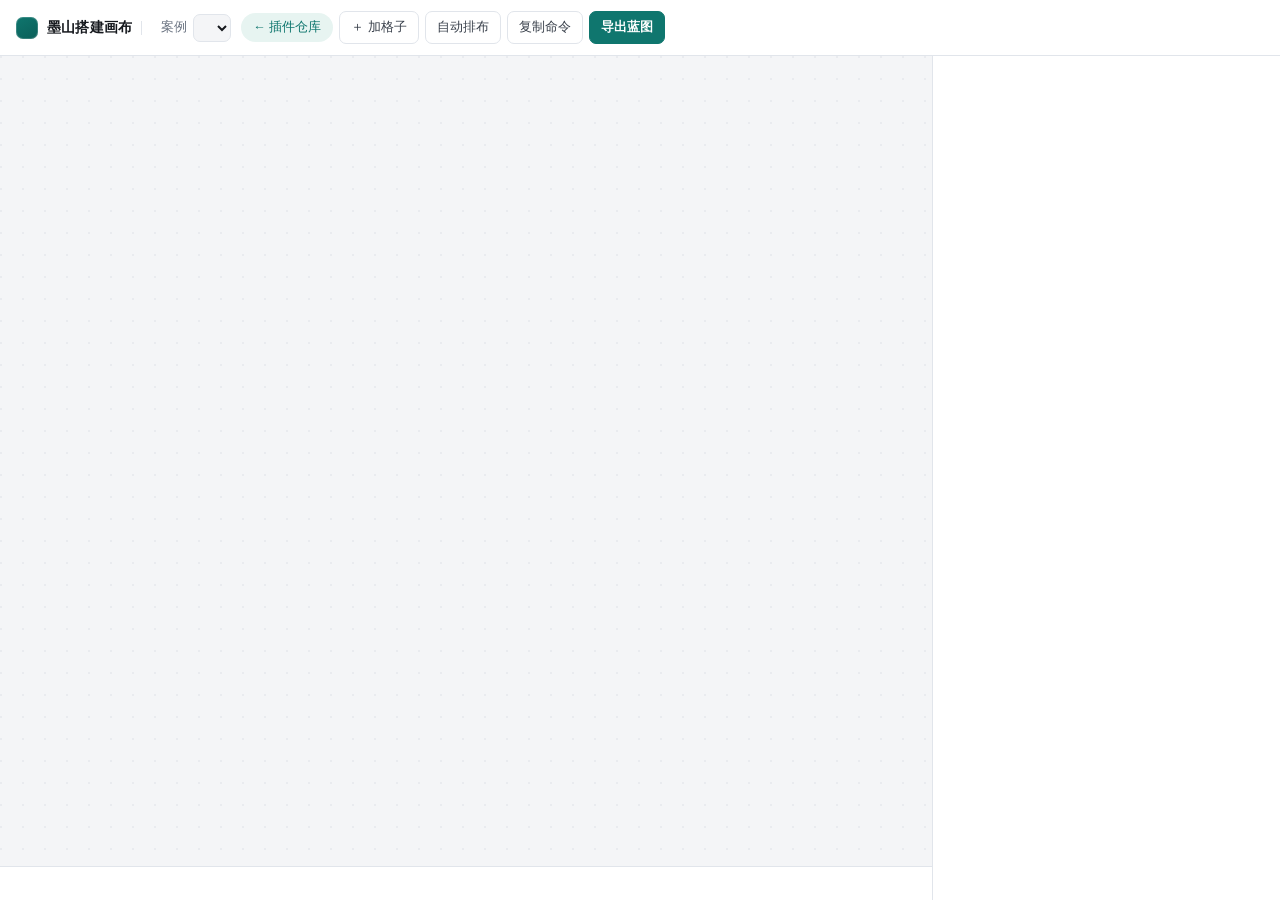
<file: canvas.template.html>
<!DOCTYPE html>
<html lang="zh-CN">
<head>
<meta charset="utf-8">
<meta name="viewport" content="width=device-width,initial-scale=1">
<title>墨山 · 搭建画布</title>
<!-- 与 moshan-plugin（pip 包）的 src/moshan_plugin/data/templates/canvas.template.html 同源。
     交互改动请两边一起改，或先改那边再同步过来 —— 否则两个仓库的画布会再次分叉。
     本文件用 tools/build_canvas.py 内嵌 catalog + 蓝图生成 canvas.html，不要直接改产物。 -->
<style>
  /* ---------- 令牌：间距 4 的倍数，圆角三档，阴影两档 ---------- */
  :root{
    --bg:#f4f5f7; --bg-2:#e9ebef; --panel:#ffffff;
    --ink:#15181d; --ink-2:#39404b; --muted:#697280;
    --line:#e1e5eb; --line-2:#eef1f5;
    --accent:#0f766e; --accent-soft:#e7f4f1; --accent-line:#b9e3dc;
    --warn:#a85a0a; --warn-soft:#fdf4e5; --err:#b42318; --err-soft:#fdeceb;
    --mono:ui-monospace,SFMono-Regular,Menlo,Consolas,monospace;
    --r-lg:14px; --r-md:10px; --r-sm:7px;
    --s1:0 1px 2px rgba(16,24,40,.05); --s2:0 2px 4px rgba(16,24,40,.05),0 10px 24px -14px rgba(16,24,40,.28);
    --s3:0 16px 34px -16px rgba(16,24,40,.34),0 2px 6px rgba(16,24,40,.06);
    --ease:cubic-bezier(.2,.7,.3,1);
  }
  @media (prefers-color-scheme:dark){
    :root{
      --bg:#0f1115; --bg-2:#171a1f; --panel:#181b20;
      --ink:#e9ebee; --ink-2:#c3c9d2; --muted:#98a1ad;
      --line:#282d35; --line-2:#21252b;
      --accent:#2dd4bf; --accent-soft:#0f2e2b; --accent-line:#1d4a45;
      --warn:#f0b357; --warn-soft:#2e2413; --err:#f07b72; --err-soft:#33191a;
      --s1:0 1px 2px rgba(0,0,0,.5); --s2:0 2px 6px rgba(0,0,0,.45),0 12px 28px -16px rgba(0,0,0,.8);
      --s3:0 18px 38px -18px rgba(0,0,0,.9),0 2px 8px rgba(0,0,0,.5);
    }
  }
  *{box-sizing:border-box}
  html,body{height:100%}
  body{margin:0;background:var(--bg);color:var(--ink);
    font:14px/1.55 -apple-system,BlinkMacSystemFont,"PingFang SC","Hiragino Sans GB","Microsoft YaHei",sans-serif;
    display:flex;flex-direction:column;overflow:hidden;
    -webkit-font-smoothing:antialiased}
  ::selection{background:var(--accent-soft);color:var(--ink)}

  /* ---------- 顶栏 ---------- */
  header{display:flex;align-items:center;gap:10px;padding:8px 16px;min-height:56px;
    background:var(--panel);border-bottom:1px solid var(--line);flex-wrap:wrap;row-gap:7px;flex:none}
  .mark{width:22px;height:22px;border-radius:7px;flex:none;
    background:linear-gradient(150deg,var(--accent),#0b5f59);
    box-shadow:inset 0 0 0 1px rgba(255,255,255,.18)}
  @media (prefers-color-scheme:dark){.mark{background:linear-gradient(150deg,#2dd4bf,#0f766e)}}
  .brand{display:flex;align-items:center;gap:9px;font-weight:650;letter-spacing:.2px;white-space:nowrap}
  .brand small{font-weight:400;color:var(--muted);font-size:12px;letter-spacing:0;
    max-width:180px;overflow:hidden;text-overflow:ellipsis;white-space:nowrap}
  .brand .sep{width:1px;height:14px;background:var(--line)}
  .casepick{display:flex;align-items:center;gap:6px;font-size:12.5px;color:var(--muted);white-space:nowrap}
  .casepick select{font:inherit;font-size:12.5px;color:var(--ink);background:var(--bg);
    border:1px solid var(--line);border-radius:var(--r-sm);padding:5px 8px;outline:none;max-width:250px}
  .casepick select:hover{border-color:#cfd6df}
  .casepick select:focus-visible{border-color:var(--accent);box-shadow:0 0 0 3px var(--accent-soft)}
  a.jump{font-size:12.5px;color:var(--accent);background:var(--accent-soft);border-radius:999px;
    padding:5px 12px;text-decoration:none;white-space:nowrap;transition:.14s var(--ease)}
  a.jump:hover{background:var(--accent-line)}
  .stats{display:flex;gap:5px;flex-wrap:wrap;align-items:center;flex:none;
    margin-left:2px;padding-left:12px;border-left:1px solid var(--line)}
  .stat{font-size:11.5px;color:var(--muted);background:var(--bg);border:1px solid var(--line);
    border-radius:999px;padding:3px 10px;white-space:nowrap}
  .stat b{color:var(--ink-2);font-weight:650;font-variant-numeric:tabular-nums}
  .stat.bad{color:var(--err);background:var(--err-soft);border-color:transparent}
  .stat.bad b{color:var(--err)}
  .acts{display:flex;gap:6px;align-items:center}
  button{font:inherit;font-size:12.5px;cursor:pointer;border:1px solid var(--line);background:var(--panel);
    color:var(--ink-2);border-radius:var(--r-sm);padding:6px 11px;transition:.14s var(--ease);white-space:nowrap}
  button:hover{border-color:#cbd2db;color:var(--ink);box-shadow:var(--s1)}
  button:active{transform:translateY(1px)}
  button:focus-visible{outline:2px solid var(--accent);outline-offset:2px}
  button.primary{background:var(--accent);border-color:var(--accent);color:#fff;font-weight:600}
  button.primary:hover{filter:brightness(1.08);color:#fff;box-shadow:0 4px 12px -4px rgba(15,118,110,.5)}

  /* ---------- 舞台 ---------- */
  main{flex:1;display:flex;min-height:0}
  .stage{flex:1;position:relative;min-width:0;overflow:hidden;display:flex;flex-direction:column}
  .scroller{position:relative;flex:1;min-height:0;overflow:auto;overscroll-behavior:contain}
  #canvas{position:relative;width:100%;height:100%;margin:0 auto;   /* 图比视口窄时居中，而不是贴左边 */
    background-image:radial-gradient(circle at 1px 1px,var(--bg-2) 1px,transparent 0);
    background-size:22px 22px;background-position:0 0}
  svg#edges{position:absolute;left:0;top:0;pointer-events:none;overflow:visible}
  svg#edges .hit{pointer-events:stroke;stroke:transparent;stroke-width:14;fill:none;cursor:default}
  svg#edges .line{fill:none;stroke:var(--accent);stroke-width:1.6;opacity:.82;transition:stroke-width .12s,opacity .12s}
  svg#edges .line.vol{stroke:var(--muted);stroke-dasharray:5 4;stroke-width:1.4;opacity:.72}
  svg#edges g.eg:hover .line{stroke-width:2.8;opacity:1}

  /* ---------- 卡片 ---------- */
  .card{position:absolute;width:204px;background:var(--panel);
    border:1px solid var(--line);border-left:3px solid var(--o,var(--line));
    border-radius:12px;padding:10px 12px 11px;
    box-shadow:var(--s1);cursor:grab;user-select:none;touch-action:none;
    transition:box-shadow .16s var(--ease),border-color .16s var(--ease),transform .16s var(--ease)}
  .card:hover{box-shadow:var(--s2);border-color:#d3d9e2;border-left-color:var(--o,var(--line))}
  .card:focus-visible{outline:2px solid var(--accent);outline-offset:3px}
  /* 选中用外圈，不抢左边那条来源色 */
  .card.active{border-color:var(--line);border-left-color:var(--o,var(--line));
    box-shadow:0 0 0 2px var(--accent),var(--s2)}
  .card.dragging{cursor:grabbing;box-shadow:var(--s3);transform:scale(1.012);z-index:6}
  .card.custom{border-style:dashed;border-left-style:solid;border-left-color:var(--o)}
  .card .lb{display:flex;align-items:center;gap:6px;font-weight:650;font-size:13px;line-height:1.3}
  .card .lb .nm{overflow:hidden;text-overflow:ellipsis;white-space:nowrap}
  .card .lb .port{margin-left:6px;font:10.5px/1.6 var(--mono);color:var(--muted);
    background:var(--bg);border-radius:5px;padding:0 5px;flex:none}
  .card .lb .port.od{color:var(--warn);background:var(--warn-soft);font-family:inherit;font-size:10px}
  .dot{display:inline-block;width:7px;height:7px;border-radius:50%;background:var(--o,var(--muted));flex:none}
  .card .need{display:flex;flex-wrap:wrap;gap:4px;margin:7px 0 8px}
  .card .need span{font:10.5px/1.5 var(--mono);background:var(--bg);border:1px solid var(--line-2);
    color:var(--muted);border-radius:5px;padding:1px 5px}
  .card .pick{font-size:12.5px;color:var(--accent);font-weight:600;
    overflow:hidden;text-overflow:ellipsis;white-space:nowrap}
  .card .pick.empty{color:var(--err)}
  .card .pick.manual{color:var(--ink-2);font-weight:600}
  .card .mods{font:10.5px/1.6 var(--mono);color:var(--muted);
    overflow:hidden;text-overflow:ellipsis;white-space:nowrap;margin-top:1px}
  .card .gap{margin-top:7px;font-size:10.5px;color:var(--warn);background:var(--warn-soft);
    border-radius:5px;padding:2px 6px;display:inline-block}
  /* 子卡：同一个进程里的面板，不是独立服务 —— 所以是胶囊不是卡片 */
  .card .kids{display:flex;flex-wrap:wrap;gap:4px;margin-top:8px;padding-top:7px;align-items:center;
    border-top:1px dashed var(--line)}
  .card .kcap{font-size:9.5px;letter-spacing:.06em;color:var(--muted);flex:none;margin-right:1px}
  .card .kid{display:inline-flex;align-items:center;gap:4px;font-size:10.5px;color:var(--ink-2);
    background:var(--bg);border:1px solid var(--line-2);border-radius:999px;padding:0 7px 0 5px;
    cursor:pointer;transition:.12s var(--ease)}
  .card .kid:hover{border-color:var(--accent-line);color:var(--accent);background:var(--accent-soft)}
  .card .kid.on{border-color:var(--accent);color:var(--accent);background:var(--accent-soft)}
  .card .kid i{display:inline-block;width:5px;height:5px;border-radius:50%;background:var(--o,var(--muted))}
  .mdot{display:inline-block;width:5px;height:5px;border-radius:50%;margin-right:4px;vertical-align:1px}

  /* ---- 内置区：收起来是那排胶囊，展开就是一块虚线框。
     虚线框是投放目标：把外面的卡拖进去，它就并进这个进程、变成内置面板 ---- */
  .card .kbtn{margin-left:auto;flex:none;font:10px/1.6 var(--mono);color:var(--muted);cursor:pointer;
    background:var(--bg);border:1px solid var(--line-2);border-radius:5px;padding:0 5px;
    transition:.12s var(--ease)}
  .card .kbtn:hover{color:var(--accent);border-color:var(--accent-line);background:var(--accent-soft)}
  .card .bzone{margin-top:8px;border:1.5px dashed var(--line);border-radius:9px;
    background:var(--bg);padding:7px 7px 7px;transition:.12s var(--ease)}
  .card .bzone.hot{border-color:var(--accent);background:var(--accent-soft)}
  .card .bzone .bh{display:flex;align-items:center;gap:5px;font-size:10px;letter-spacing:.04em;
    color:var(--muted);margin-bottom:5px;line-height:1.4;white-space:nowrap;overflow:hidden}
  .card .bzone .bh b{color:var(--ink-2);font-weight:650;letter-spacing:0;flex:none}
  .card .bzone .bh span{overflow:hidden;text-overflow:ellipsis}
  .card .bzone .bh .wbtn{margin-left:auto;flex:none;font-size:9.5px;line-height:1.6;letter-spacing:0;
    color:var(--muted);cursor:pointer;background:var(--panel);border:1px solid var(--line-2);
    border-radius:4px;padding:0 5px;transition:.12s var(--ease)}
  .card .bzone .bh .wbtn:hover{color:var(--accent);border-color:var(--accent-line);background:var(--accent-soft)}
  .card .bzone .bi{display:flex;align-items:center;gap:5px;font-size:11px;color:var(--ink-2);
    padding:2px 4px;border-radius:5px;cursor:pointer;line-height:1.5;position:relative}
  .card .bzone .bi:hover{background:var(--panel)}
  .card .bzone .bi.on{background:var(--accent-soft);color:var(--accent)}
  .card .bzone .bi > .nm2{flex:1;min-width:0;overflow:hidden;text-overflow:ellipsis;white-space:nowrap}
  .card .bzone .bi .cp{flex:none;font:9px var(--mono);color:var(--muted);max-width:66px;
    overflow:hidden;text-overflow:ellipsis;white-space:nowrap;text-align:right;opacity:.85}
  .card .bzone .bi .out{position:absolute;right:2px;top:50%;transform:translateY(-50%);flex:none;
    border:0;background:var(--panel);color:var(--muted);cursor:pointer;
    font-size:11px;line-height:1;padding:2px 3px;border-radius:4px;opacity:0;transition:.12s}
  .card .bzone .bi:hover .out{opacity:1}
  .card .bzone .bi .out:hover{color:var(--err);background:var(--err-soft)}
  .card .bzone .ph{font-size:10px;color:var(--muted);line-height:1.55;padding:2px 4px 1px}

  /* ---- 内置面板的卡面：点开时是浮的一小张（.pop），全部展开时铺成墙（.wcard） ---- */
  .pop{position:absolute;z-index:22;width:214px;background:var(--panel);border:1px solid var(--line);
    border-left:3px solid var(--o,var(--line));border-radius:12px;padding:9px 11px 10px;
    box-shadow:var(--s3);animation:popin .12s var(--ease)}
  @keyframes popin{from{opacity:0;transform:translateY(-3px)}to{opacity:1;transform:none}}
  :is(.pop,.wcard) .hd{display:flex;align-items:center;gap:6px;font-weight:650;font-size:12.5px;line-height:1.3}
  :is(.pop,.wcard) .hd > span:first-of-type{flex:1;min-width:0}
  :is(.pop,.wcard) .hd .x{margin-left:auto;border:0;background:none;color:var(--muted);cursor:pointer;
    font-size:15px;line-height:1;padding:0 2px;border-radius:4px}
  :is(.pop,.wcard) .hd .x:hover{color:var(--err);background:var(--err-soft)}
  :is(.pop,.wcard) .sub{font-size:10.5px;color:var(--muted);margin-top:6px;line-height:1.55}
  :is(.pop,.wcard) .caps{display:flex;flex-wrap:wrap;gap:4px;margin-top:7px}
  :is(.pop,.wcard) .caps span{font:10px/1.6 var(--mono);color:var(--muted);background:var(--bg);
    border:1px solid var(--line-2);border-radius:5px;padding:0 5px}
  .wcard .caps span{background:var(--panel)}
  :is(.pop,.wcard) .ml{margin-top:7px;font-size:10.5px;color:var(--ink-2);line-height:1.65}
  :is(.pop,.wcard) .ml i{display:inline-block;width:5px;height:5px;border-radius:50%;margin-right:3px;vertical-align:1px}
  :is(.pop,.wcard) .ml .mo{display:inline-block;white-space:nowrap;margin:1px 9px 1px 0}
  :is(.pop,.wcard) .acts{display:flex;gap:6px;margin-top:9px}
  :is(.pop,.wcard) .acts button{font-size:11px;padding:3px 8px;line-height:1.5}

  /* ---- 「全部展开」：把父卡里那几块面板摊成一面卡片墙 ----
     浮层，不参与排布也不进导出，所以布局算法一行都不用动 */
  .wallwrap{position:absolute;inset:0 0 34px 0;z-index:26;overflow:auto;padding:22px;
    display:flex;justify-content:center;
    background:rgba(16,24,40,.16);animation:wfade .13s var(--ease)}
  @media (prefers-color-scheme:dark){ .wallwrap{background:rgba(0,0,0,.46)} }
  @keyframes wfade{from{opacity:0}to{opacity:1}}
  .wall{width:min(780px,100%);margin:auto 0;background:var(--panel);border:1px solid var(--line);
    border-radius:var(--r-lg);box-shadow:var(--s3);padding:12px 14px 14px;
    animation:wpop .16s var(--ease)}
  @keyframes wpop{from{opacity:0;transform:translateY(-6px)}to{opacity:1;transform:none}}
  .wall .whd{display:flex;align-items:center;gap:6px;flex-wrap:wrap;font-size:13px;font-weight:650;line-height:1.4}
  .wall .whd .dot{width:7px;height:7px;border-radius:50%;background:var(--o,var(--line));flex:none}
  .wall .whd .wsub{flex:1 1 100%;font-weight:400;font-size:10.5px;color:var(--muted);
    margin-top:1px;line-height:1.5}
  .wall .whd .wacts{margin-left:auto;display:flex;align-items:center;gap:6px;flex:none}
  .wall .whd .wacts button{font-size:11px;padding:2px 8px;line-height:1.6}
  .wall .whd .wacts .x{border:0;background:none;color:var(--muted);cursor:pointer;
    font-size:16px;line-height:1;padding:0 3px;border-radius:4px}
  .wall .whd .wacts .x:hover{color:var(--err);background:var(--err-soft)}
  .wall .wgrid{display:grid;grid-template-columns:repeat(3,minmax(0,1fr));
    grid-auto-rows:1fr;gap:9px;margin-top:11px}
  @media (max-width:860px){ .wall .wgrid{grid-template-columns:repeat(2,minmax(0,1fr))} }
  .wcard{display:flex;flex-direction:column;background:var(--bg-2);border:1px solid var(--line);
    border-left:3px solid var(--o,var(--line));border-radius:10px;padding:8px 10px 9px 9px}
  .wcard .acts{margin-top:auto}
  .wcard.on{border-color:var(--accent-line);border-left-color:var(--accent);background:var(--accent-soft)}
  .card .bzone .teaser{display:flex;align-items:center;gap:6px;font-size:10.5px;color:var(--muted);
    line-height:1.5;padding:2px 4px 1px;flex-wrap:wrap}
  .card .bzone .teaser button{font-size:10px;padding:1px 6px;line-height:1.6}

  /* ---------- 浮动图例 / 提示 ---------- */
  .statusbar{flex:none;display:flex;align-items:center;gap:14px;height:34px;padding:0 14px;
    border-top:1px solid var(--line);background:var(--panel);min-width:0}
  .legend{display:flex;gap:10px;align-items:center;font-size:11px;color:var(--muted);flex:none}
  .legend .cap{font-weight:650;letter-spacing:.07em;text-transform:uppercase;font-size:10px;
    color:var(--muted);opacity:.85;border-right:1px solid var(--line);padding-right:10px}
  .legend span{white-space:nowrap;transition:opacity .18s}
  .legend i{display:inline-block;width:7px;height:7px;border-radius:50%;margin-right:4px}
  .legend .off{opacity:.3}
  .hintbar{margin-left:auto;text-align:right;font-size:11.5px;color:var(--muted);line-height:1.5;
    white-space:nowrap;overflow:hidden;text-overflow:ellipsis;min-width:0}
  .hintbar.warn{color:var(--warn)}
  @media (max-width:980px){.hintbar{display:none}}

  /* ---------- 检查器 ---------- */
  aside{width:348px;flex:none;background:var(--panel);border-left:1px solid var(--line);
    display:flex;flex-direction:column;min-height:0}
  .insp{overflow:auto;padding:16px 16px 32px}
  .insp h3{margin:0 0 3px;font-size:14px;display:flex;align-items:center;gap:6px}
  .insp h4{margin:18px 0 8px;font-size:10.5px;letter-spacing:.09em;text-transform:uppercase;
    color:var(--muted);font-weight:650}
  .insp p.hint{margin:0 0 12px;color:var(--muted);font-size:12px;line-height:1.65}
  .insp code{font:11.5px/1.5 var(--mono);background:var(--bg);border-radius:4px;padding:1px 4px}
  .cands{list-style:none;margin:0;padding:0;display:flex;flex-direction:column;gap:6px}
  .cand{border:1px solid var(--line);border-radius:var(--r-md);padding:8px 10px;cursor:pointer;
    transition:.14s var(--ease)}
  .cand:hover{border-color:#cbd2db;box-shadow:var(--s1)}
  .cand.sel{border-color:var(--accent);background:var(--accent-soft)}
  .cand:focus-visible{outline:2px solid var(--accent);outline-offset:2px}
  .cand .r1{display:flex;align-items:baseline;gap:6px}
  .cand .r1 b{font-size:12.5px;display:inline-flex;align-items:center;gap:6px}
  .cand .r1 .sc{margin-left:auto;font:11px/1 var(--mono);color:var(--accent);font-variant-numeric:tabular-nums}
  .cand .r2{font-size:11px;color:var(--muted);margin-top:3px}
  .bar{height:3px;border-radius:2px;background:var(--line-2);margin-top:6px;overflow:hidden}
  .bar i{display:block;height:100%;background:var(--accent);border-radius:2px}
  ul.mods{list-style:none;margin:7px 0 0;padding:0;display:flex;flex-direction:column;gap:3px}
  .mods li{display:flex;gap:7px;align-items:flex-start;font-size:11.5px;color:var(--muted);line-height:1.5}
  .mods input{margin:2px 0 0;accent-color:var(--accent);flex:none}
  .mods b{color:var(--ink);font-weight:500}
  /* 内置面板的检查器 */
  .bnote{background:var(--accent-soft);border-radius:var(--r-sm);padding:9px 11px;font-size:12px;
    line-height:1.75;color:var(--ink-2);margin:0 0 4px}
  .km-list{display:flex;flex-direction:column;gap:2px}
  .km{display:flex;align-items:baseline;gap:6px;font-size:12px;padding:4px 0;
    border-bottom:1px solid var(--line-2)}
  .km b{font-weight:500;color:var(--ink)}
  .km .tag{margin-left:auto}
  .km .tag+.tag{margin-left:0}
  .kmn{font-size:11px;color:var(--muted);line-height:1.6;padding:0 0 5px 11px;margin-top:-3px}
  .row{display:flex;gap:6px;align-items:center}
  .row select,.row input{flex:1;min-width:0;font:inherit;font-size:12px;padding:5px 7px;border-radius:var(--r-sm);
    border:1px solid var(--line);background:var(--panel);color:var(--ink);outline:none}
  .row select:focus-visible,.row input:focus-visible{border-color:var(--accent);box-shadow:0 0 0 3px var(--accent-soft)}
  .field{display:flex;align-items:center;gap:8px;margin-bottom:9px;font-size:12px;color:var(--muted)}
  .field select{flex:none;font:inherit;font-size:12px;padding:4px 6px;border-radius:var(--r-sm);
    border:1px solid var(--line);background:var(--panel);color:var(--ink)}
  .edge-item{display:flex;gap:8px;align-items:center;font-size:11.5px;padding:6px 8px;
    border:1px solid var(--line-2);border-radius:var(--r-sm);margin-bottom:5px;color:var(--ink-2)}
  .edge-item .x{margin-left:auto;color:var(--muted);cursor:pointer;border:0;background:none;
    padding:0 3px;font-size:14px;line-height:1;border-radius:4px}
  .edge-item .x:hover{color:var(--err);background:var(--err-soft);box-shadow:none}
  .tag{font:10px/1.6 var(--mono);padding:0 5px;border-radius:4px;background:var(--bg);
    border:1px solid var(--line-2);color:var(--muted);white-space:nowrap}
  .empty{color:var(--muted);font-size:12.5px;line-height:1.9}
  .toast{position:fixed;left:50%;bottom:26px;transform:translateX(-50%) translateY(10px);
    background:var(--ink);color:var(--bg);font-size:12.5px;padding:9px 16px;border-radius:var(--r-md);
    box-shadow:var(--s3);opacity:0;pointer-events:none;transition:.2s var(--ease);z-index:9}
  .toast.on{opacity:1;transform:translateX(-50%) translateY(0)}
  @media (max-width:1240px){aside{width:320px}}
  @media (max-width:1180px){.statusbar .stat:nth-child(n+3){display:none}}
  @media (max-width:980px){.stats{display:none}}
  @media (max-width:900px){aside{display:none}}
  @media (prefers-color-scheme:dark){            /* 深色主题主按钮：薄荷绿上压深字 */
    button.primary{color:#052622}
    button.primary:hover{color:#052622}
  }
  @media (prefers-reduced-motion:reduce){*{transition:none!important}}
</style>
</head>
<body>
<header>
  <div class="brand"><span class="mark"></span>墨山搭建画布<span class="sep"></span><small id="bpname"></small></div>
  <label class="casepick">案例<select id="case"></select></label>
  <div class="acts">
    <a class="jump" href="market.html" title="已经知道要装什么？回仓库搜索、勾模块">← 插件仓库</a>
    <button id="btn-add" title="在检查器里按能力加一格">＋ 加格子</button>
    <button id="btn-layout" title="清掉手动拖动的位置，按连线重新排布">自动排布</button>
    <button id="btn-cmd" title="复制生成清单的命令">复制命令</button>
    <button class="primary" id="btn-export">导出蓝图</button>
  </div>
</header>
<main>
  <section class="stage" id="stage">
    <div class="scroller"><div id="canvas"><svg id="edges"></svg><div id="slots"></div></div></div>
    <div class="statusbar">
      <div class="legend" id="legend"></div>
      <div class="stats" id="stats"></div>
      <div class="hintbar" id="hint"></div>
    </div>
  </section>
  <aside><div class="insp" id="insp"></div></aside>
</main>
<div class="toast" id="toast"></div>

<script type="application/json" id="catalog"><!--CATALOG_JSON--></script>
<script type="application/json" id="blueprint"><!--BLUEPRINT_JSON--></script>
<script type="application/json" id="cases"><!--CASES_JSON--></script>
<script>
(function(){
  const CAT = JSON.parse(document.getElementById('catalog').textContent);
  let   BP  = JSON.parse(document.getElementById('blueprint').textContent);
  const CASES = JSON.parse(document.getElementById('cases').textContent);
  const CAPS = Object.fromEntries(CAT.capabilities.map(c=>[c.id,c]));
  const ENTRIES = Object.fromEntries(CAT.entries.map(e=>[e.id,e]));
  /* ---- 来源词表 ----
     本仓库的 catalog 目前只有品类（category），没有 origin；画布的「颜色 = 来源」
     不能因此全落成一种蓝。所以这里内置同一份词表作为兜底，目录里写了就用目录的。
     条目的来源按品类做**确定性**推断，不猜：模型 → 大模型，硬件 → 硬件驱动，其余算开源项目。 */
  const DEFAULT_ORIGINS = [
    {id:'oss',  label:'开源项目', color:'#2f6df6', color_dark:'#7aa2ff',
     note:'上游 GitHub 项目，用它的镜像或发布包。改不动就别改'},
    {id:'os',   label:'系统自带', color:'#64748b', color_dark:'#94a3b8',
     note:'操作系统自带（launchd / cron / SMB / 系统 API）。不用下载，但整套东西就绑在这个系统上了'},
    {id:'self', label:'自己写的', color:'#7c3aed', color_dark:'#c4b5fd',
     note:'自己写的代码：胶水、面板、脚本。出问题只能怪自己，也最容易改'},
    {id:'model',label:'大模型',   color:'#d97706', color_dark:'#fbbf24',
     note:'大模型：云端 API 或本地跑权重。能力最强，代价是钱、延迟和不确定性'},
    {id:'saas', label:'云服务',   color:'#db2777', color_dark:'#f472b6',
     note:'别人的云服务（GitHub API、微信、飞书）。要 key、会限流、可能收费，还随时改协议'},
    {id:'hw',   label:'硬件驱动', color:'#059669', color_dark:'#34d399',
     note:'硬件与驱动：显卡、盘位、打印机。软件写得再对，也得有这块铁'}
  ];
  const ORIGIN_LIST = (CAT.origins && CAT.origins.length) ? CAT.origins : DEFAULT_ORIGINS;
  const ORIGINS = Object.fromEntries(ORIGIN_LIST.map(o=>[o.id,o]));
  const originOfEntry = e => {
    if(!e) return 'oss';
    if(e.origin) return e.origin;
    return e.category==='model' ? 'model' : (e.category==='hardware' ? 'hw' : 'oss');
  };
  let OG = {};                       // slotId → 来源；每帧按「实际选中的条目」重算
  function computeOrigins(picks){
    OG = {};
    for(const s of BP.slots){
      if(s.origin){ OG[s.id] = s.origin; continue; }
      if(s.custom){ OG[s.id] = 'self'; continue; }
      const p = picks && picks[s.id];
      OG[s.id] = originOfEntry(p && !p.custom ? ENTRIES[p.eid] : null);
    }
  }

  /* ---- 尺寸令牌：卡片宽 / 列距 / 行距 / 留白，全部按 4 的倍数 ---- */
  const CARD_W = 204, COL_GAP = 48, LAYER_GAP = 84, ROW_GAP = 20, PAD = 28, MIN_H = 104, BOTTOM = 64;
  const MIN_COL_H = 14*MIN_H + 13*ROW_GAP;    // 一列的保底高度：14 格（宁可竖着滚，不横着滚）

  let active = null;
  const H = {};                                  // slotId → 实测高度
  let POS = {};                                  // 'bpId|slotId' → {x,y}，手动拖动的位置
  const LSK = 'moshan.canvas.pos.v2';
  try { POS = JSON.parse(localStorage.getItem(LSK)||'{}') || {}; } catch(e){ POS = {}; }
  const savePos = () => { try{ localStorage.setItem(LSK, JSON.stringify(POS)); }catch(e){} };
  const pkey = id => BP.id+'|'+id;

  /* ---- 内置区三态：'' 收起（那排胶囊）· 'list' 虚线框列表 · 'all' 摊成一面卡片墙 ----
     状态都是前端视图，不进蓝图：'all' 不落盘（刷新回到 'list'，摊开是临时看一眼） */
  let OPEN = {};
  const OSK = 'moshan.canvas.open.v1';
  try { OPEN = JSON.parse(localStorage.getItem(OSK)||'{}') || {}; } catch(e){ OPEN = {}; }
  const openState = id => { const v = OPEN[pkey(id)]; return v==='all' ? 'all' : (v ? 'list' : ''); };
  const saveOpen = () => { try{
    const o = {};                                   // 'all' 落盘时降成 'list'
    for(const k in OPEN) if(OPEN[k]) o[k] = OPEN[k]==='all' ? 'list' : OPEN[k];
    localStorage.setItem(OSK, JSON.stringify(o));
  }catch(e){} };
  function setOpen(id, mode, keepActive){            // 一张卡摊开时，别的卡退回列表
    if(mode==='all'){ for(const k in OPEN) if(OPEN[k]==='all') OPEN[k] = 'list'; POP = null; }
    if(mode) OPEN[pkey(id)] = mode; else delete OPEN[pkey(id)];
    saveOpen(); if(!keepActive) active = id; draw();
    if(mode && mode!=='all') scrollToSlot(id);        // 摊开时卡会变高，顺手滚进视野
  }
  function cycleOpen(id){
    const st = openState(id);
    setOpen(id, st==='' ? 'list' : (st==='list' ? 'all' : ''));
  }
  let dragHot = null;              // 拖拽时指针停在哪个内置区上
  let POP = null;                  // 正在弹出小卡片的内置面板 id

  /* ---- 子卡：parent 指向某个格子，表示「跑在它同一个进程里的一个面板」。
     不占端口、不进连线、不参与排布，只在父卡的卡面上列出来。 ---- */
  const isKid = s => !!s.parent;
  const tops  = () => BP.slots.filter(s=>!isKid(s));
  const kidsOf = id => BP.slots.filter(s=>s.parent===id);

  /* ---- 来源（这一格是谁做的）→ 颜色。色值写在目录的 origins 词表里，深色主题换一套 ---- */
  function originOfSlot(s){
    return OG[s.id] || s.origin || (s.custom ? 'self' : 'oss');
  }
  function originOfMod(eid, m){
    return m.origin || originOfEntry(ENTRIES[eid]);
  }
  (function paintOriginVars(){
    const light=ORIGIN_LIST.map(o=>'--o-'+o.id+':'+(o.color||'#888')).join(';');
    const dark =ORIGIN_LIST.map(o=>'--o-'+o.id+':'+(o.color_dark||o.color||'#888')).join(';');
    const st=document.createElement('style');
    st.textContent=':root{'+light+'}\n@media (prefers-color-scheme:dark){:root{'+dark+'}}';
    document.head.appendChild(st);
  })();

  /* ---- 与 blueprint.py 同构的匹配逻辑（Python 侧为准，此处用于即时预览） ---- */
  function modsOf(eid, pinned, need){
    const e = ENTRIES[eid]; if(!e) return [];
    let sel;
    if(pinned && pinned.length){
      // 显式勾选即为准：不再自动补 need，允许出现缺口
      sel = e.modules.filter(m=>pinned.includes(m.id));
    } else {
      sel = e.modules.filter(m=>m.default!==false);
      for(const m of e.modules) if(need.includes(m.capability) && !sel.includes(m)) sel.push(m);
    }
    let ch=true;
    while(ch){ ch=false;
      for(const m of [...sel]) for(const cap of (m.requires||[])){
        if(sel.some(x=>x.capability===cap)) continue;
        const c = e.modules.find(x=>x.capability===cap && !sel.includes(x));
        if(c){ sel.push(c); ch=true; }
      }}
    return sel;
  }
  function cov(eid, need, pinned){
    const sel = modsOf(eid, pinned, need);
    const got = new Set(sel.map(m=>m.capability));
    return {sel, got, hit: need.filter(c=>got.has(c)), miss: need.filter(c=>!got.has(c))};
  }
  function scoreOf(eid, need, used, pinned){
    const e = ENTRIES[eid]; const c = cov(eid, need, pinned);
    if(!need.length) return {eid, s:0, sel:c.sel, hit:[], miss:[]};
    const cost = e.cost||{}; const ram = cost.ram_mb||200;
    const ports = c.sel.filter(m=>m.port).length;
    const reuse = used.has(eid)?12:0;
    const s = (c.hit.length/need.length)*100 - Math.min(ram,700)*0.06 - ports*1 + reuse;
    return {eid, s:+s.toFixed(1), sel:c.sel, hit:c.hit, miss:c.miss, ram, ports};
  }
  function rank(need, used, only){
    const ids = only?[only]:Object.keys(ENTRIES);
    return ids.filter(id=>ENTRIES[id]).map(id=>scoreOf(id,need,used))
      .filter(r=>r.hit.length>0 || only)
      .sort((a,b)=> b.s-a.s || a.ram-b.ram);
  }
  function chosen(slot, used){
    if(slot.custom) return {custom:true};
    if(slot.use && slot.use.entry) return scoreOf(slot.use.entry, slot.needs, used, slot.use.modules);
    const r = rank(slot.needs, used);
    return r[0] || null;
  }
  function ports(){
    const c = BP.constraints||{}; const pool = c.port_pool||[8790,8799];
    const reserved = new Set(c.reserved_ports||[]);
    const out=[]; for(let i=pool[0];i<=pool[1];i++) if(!reserved.has(i)) out.push(i);
    return out;
  }
  function assignment(){
    const free = ports(); const taken = new Set();
    const install = (BP.install_as||{}).port;
    if(install) taken.add(install);
    const map={};
    for(const s of BP.slots){
      if(isKid(s)) continue;
      if(s.port){ map[s.id]=s.port; taken.add(s.port); continue; }
      // 只登记的条目（existing 且模块不带端口）不该显示一个假端口
      const eid0 = (s.use&&s.use.entry) || (chosen(s,new Set())||{}).eid;
      const e0 = ENTRIES[eid0];
      if(e0 && e0.kind==='existing' && !(e0.modules||[]).some(m=>m.port)) continue;
      if(s.custom && s.ui && install){ map[s.id]=install; continue; }
      const p = free.find(x=>!taken.has(x));
      if(p){ map[s.id]=p; taken.add(p); }
    }
    return map;
  }

  /* ================= 自动排布 =================
     1) 先按连线做分层（最长路径），环靠松弛兜底
     2) 同层按前驱重心排序，减少交叉
     3) 一列放不下就折成下一列（不再拉成一条长线）
     4) 各列竖向居中，列间留白比行间大，视觉上成组
  ============================================= */
  function layersOf(){
    const ids = tops().map(s=>s.id);
    const pred = new Map(ids.map(id=>[id,[]])), succ = new Map(ids.map(id=>[id,[]]));
    for(const e of (BP.edges||[])){
      if(e.from===e.to || !pred.has(e.to) || !succ.has(e.from)) continue;
      if(!pred.get(e.to).includes(e.from)) pred.get(e.to).push(e.from);
      if(!succ.get(e.from).includes(e.to)) succ.get(e.from).push(e.to);
    }
    const lv = new Map(ids.map(id=>[id,0]));
    const indeg = new Map(ids.map(id=>[id,pred.get(id).length]));
    const q = ids.filter(id=>indeg.get(id)===0), done = new Set(q);
    while(q.length){
      const id=q.shift();
      for(const s of succ.get(id)){
        lv.set(s, Math.max(lv.get(s), lv.get(id)+1));
        indeg.set(s, indeg.get(s)-1);
        if(indeg.get(s)===0 && !done.has(s)){ done.add(s); q.push(s); }
      }
    }
    for(let pass=0; pass<ids.length; pass++){        // 环：谁都不入度为 0，少量松弛收敛
      let ch=false;
      for(const id of ids){
        if(done.has(id)) continue;
        let m=0; for(const p of pred.get(id)) m=Math.max(m, lv.get(p)+1);
        if(m>lv.get(id)){ lv.set(id,m); ch=true; }
        if(m>0) done.add(id);
      }
      if(!ch) break;
    }
    const seq = new Map(ids.map((id,i)=>[id,i]));
    const groups = [];
    ids.forEach(id=>{ (groups[lv.get(id)] ||= []).push(id); });
    const out = groups.filter(Boolean);
    out.forEach((g, gi)=>{
      if(gi===0){ g.sort((a,b)=>seq.get(a)-seq.get(b)); return; }
      const prev = out[gi-1], at = new Map(prev.map((id,i)=>[id,i]));
      const bc = id => {
        const ps = pred.get(id).filter(p=>at.has(p));
        return ps.length ? ps.reduce((n,p)=>n+at.get(p),0)/ps.length : -1;
      };
      g.sort((a,b)=> (bc(a)-bc(b)) || seq.get(a)-seq.get(b));
    });
    return out;
  }

  function layout(){
    // 一层最多 14 格，超了才折列。折列会把最后一格甩到中间一列，还逼出横向滚动 ——
    // 竖着滚永远比横着滚好受，所以阈值按「极端情况」定，不按窗口高度定
    const availH = Math.max(MIN_COL_H, 14*MIN_H + 13*ROW_GAP);
    const hOf = id => (H[id] && H[id].h) || MIN_H;
    const colH = ids => ids.reduce((n,id,i)=> n + (i?ROW_GAP:0) + hOf(id), 0);
    const layerCols = layersOf().map(g=>{
      const out=[]; let cur=[], sum=0;
      for(const id of g){
        const h = hOf(id);
        if(cur.length && sum + ROW_GAP + h > availH){ out.push(cur); cur=[]; sum=0; }
        cur.push(id); sum += (cur.length>1?ROW_GAP:0) + h;
      }
      if(cur.length) out.push(cur);
      return out;
    });
    // 画布可用宽度不够时把列距/层距收一收。固定间距在 1100 宽下会让最后一列
    // 被右侧检查器切掉一半 —— 那比挤一点难受得多
    const availW = (document.querySelector('.scroller') || {}).clientWidth || 1200;
    const tight = availW < 840;
    const colGap = tight ? 34 : COL_GAP;
    const layGap = tight ? 52 : LAYER_GAP;
    const layerH = layerCols.map(cols=>Math.max(0, ...cols.map(colH)));
    const maxH = Math.max(0, ...layerH);
    const pos={}; let x=PAD;
    layerCols.forEach(cols=>{
      cols.forEach((col, ci)=>{
        let y = PAD + (maxH - colH(col))/2;
        col.forEach((id,i)=>{
          if(i) y += ROW_GAP;
          pos[id] = {x, y};
          y += hOf(id);
        });
        // 同一层的子列挨近一点，换层才拉开距离（不是两者相加）
        x += CARD_W + (ci < cols.length-1 ? colGap : layGap);
      });
    });
    const w = Math.max(660, x - layGap + PAD);
    const h = Math.max(340, PAD*2 + maxH + BOTTOM);
    return {pos, w, h};
  }

  /* ================= 渲染 ================= */
  function esc(s){return String(s==null?'':s).replace(/[&<>"]/g,c=>({'&':'&amp;','<':'&lt;','>':'&gt;','"':'&quot;'}[c]));}

  /* 内置区的两种样子：收起是那排胶囊（原来就这样），展开是一块虚线框。
     虚线框本身是投放目标 —— 把外面的卡拖进来，就给它写上 parent。 */
  function bzoneHTML(s, kids){
    return '<div class="bzone'+(dragHot===s.id?' hot':'')+'" data-zone="'+esc(s.id)+'">'+
      '<div class="bh"><b>内置 '+kids.length+'</b><span>不占端口</span>'+
        (kids.length? '<button class="wbtn" data-open="'+esc(s.id)+'" title="把 '+kids.length+
          ' 张面板全摊成卡片">全部展开</button>' : '')+'</div>'+
      (kids.length
        ? kids.map(k=>{
            const need = k.needs||[];
            return '<div class="bi'+(k.id===active?' on':'')+'" data-bi="'+esc(k.id)+'" '+
              'title="'+esc(k.label+'：'+(need.join(' · ')||'没有声明能力'))+'">'+
              '<i class="dot" style="--o:var(--o-'+originOfSlot(k)+')"></i>'+
              '<span class="nm2">'+esc(k.label)+'</span>'+
              '<span class="cp">'+esc((need[0]||'—').split('.').pop())+'</span>'+
              '<button class="out" data-out="'+esc(k.id)+'" title="取出，变回独立卡片">↖</button></div>';
          }).join('')
        : '<div class="ph">把画布上的卡拖进这个框，它就并进来——不下载、不占端口，跑在同一个进程里。</div>')+
      '</div>';
  }

  function cardHTML(s, p, port){
    const miss = p && !p.custom ? p.miss : [];
    const kids = kidsOf(s.id);
    const st = kids.length ? openState(s.id) : '';    // 没有子卡就没有展开态
    // 右上角那个小标签：普通格子报端口；只登记的东西先报「只登记」，端口是别人的、顺带标出
    const e0 = (p && !p.custom) ? ENTRIES[p.eid] : null;
    const k0 = e0 ? e0.kind : null;
    const tag = k0==='existing' ? ('只登记'+(port?' :'+port:''))
      : (port ? (':'+port) : (k0==='builtin' ? '内置' : ''));
    const od = k0==='existing' || (k0==='builtin' && !port);
    // 开关三态循环：胶囊 → 列表（⌄）→ 卡片墙（⊞）→ 收起（⌃）。只给真带子卡的卡，省得挤标题
    const kb = kids.length
      ? '<button class="kbtn" data-open="'+esc(s.id)+'" title="'+
        (st===''  ? '展开内置区：列成清单' :
         st==='list'? '再展开：把 '+kids.length+' 张面板全摊成卡片' :
                      '收起内置区')+'">'+
        kids.length+({'':' ⌄','list':' ⌄⌄','all':' ⌃'})[st]+'</button>'
      : '';
    return '<div class="lb"><i class="dot"></i><span class="nm">'+esc(s.label)+'</span>'+
      (tag?'<span class="port'+(od?' od':'')+'">'+esc(tag)+'</span>':'')+ kb +'</div>'+
      '<div class="need">'+s.needs.map(c=>'<span>'+esc(c)+'</span>').join('')+'</div>'+
      (s.custom
        ? '<div class="pick manual">手写胶水 · 约 30–80 行</div><div class="mods">'+
          esc((s.outputs||[]).length? (s.outputs||[]).join(' · ') : '不对外提供能力')+'</div>'
        : (p
            ? '<div class="pick">'+esc(ENTRIES[p.eid].name)+'</div><div class="mods">'+
              p.sel.map(m=>'<i class="mdot" style="background:var(--o-'+originOfMod(p.eid,m)+')"></i>'+esc(m.id)).join(' ')+'</div>'
            : '<div class="pick empty">未匹配到软件</div>'))+
      (miss.length?'<div class="gap">缺 '+miss.length+' 条能力</div>':'')+
      (st==='all'
        ? '<div class="bzone" data-zone="'+esc(s.id)+'">'+
            '<div class="bh"><b>内置 '+kids.length+'</b><span>已摊开</span></div>'+
            '<div class="teaser">'+kids.length+' 张摊在画布上'+
              '<button data-wall-list="'+esc(s.id)+'">收成清单</button>'+
              '<button data-open="'+esc(s.id)+'">收起</button></div></div>'
        : st==='list'
          ? bzoneHTML(s, kids)
          : (kids.length
              ? '<div class="kids" title="这些卡跑在同一个进程里：不单独下载、不占端口、不进连线">'+
                kids.map(k=>'<span class="kid'+(k.id===active?' on':'')+'" data-kid="'+esc(k.id)+'" '+
                  'title="'+esc(k.label+'：'+(k.needs||[]).join(' · '))+'"><i></i>'+esc(k.label)+'</span>').join('')+'</div>'
              : ''));
  }

  function draw(){
    const host = document.getElementById('slots');
    host.innerHTML='';
    const used=new Set(); const picks={};
    BP.slots.forEach(s=>{ const p=chosen(s,used); picks[s.id]=p; if(p&&p.eid) used.add(p.eid); });
    computeOrigins(picks);
    const TOP = tops();
    const pmap = assignment();
    const els = {};
    // 选中一张子卡时，父卡也要亮起来，否则画布上找不到「现在在看谁」
    const actKid = BP.slots.find(x=>x.id===active);
    const actTop = actKid && actKid.parent ? actKid.parent : active;

    TOP.forEach(s=>{
      const og = originOfSlot(s);
      const el = document.createElement('div');
      el.className='card'+(s.id===actTop?' active':'')+(s.custom?' custom':'');
      el.style.setProperty('--o','var(--o-'+og+')');
      el.dataset.id = s.id;
      el.tabIndex = 0;
      el.setAttribute('role','button');
      el.setAttribute('aria-label', s.label + '（可拖动；回车选中）');
      el.title = '拖动可移动 · ' + ((ORIGINS[og]||{}).note || '');
      el.innerHTML = cardHTML(s, picks[s.id], pmap[s.id]);
      els[s.id]=el; host.appendChild(el);
    });

    // 先量高度（此时还没定位，宽度已定，offsetHeight 是真实行高）
    TOP.forEach(s=>{ H[s.id] = {w:CARD_W, h: els[s.id].offsetHeight || MIN_H}; });

    const lay = layout();
    TOP.forEach(s=>{
      const p = POS[pkey(s.id)] || lay.pos[s.id] || {x:PAD,y:PAD};
      els[s.id].style.left = Math.round(p.x)+'px';
      els[s.id].style.top  = Math.round(p.y)+'px';
    });

    sizeCanvas(lay);
    bindCards(els);
    renderEdges();
    drawStats(picks, pmap);
    drawLegend(picks);
    drawHint();
    drawInspector(picks, pmap);
    renderPop(els, picks);
    renderWall(picks);
  }

  function rects(){
    const out={};
    document.querySelectorAll('#slots .card').forEach(el=>{
      out[el.dataset.id] = {
        id: el.dataset.id,
        x: parseFloat(el.style.left)||0, y: parseFloat(el.style.top)||0,
        w: CARD_W, h: el.offsetHeight||MIN_H
      };
    });
    return out;
  }

  /* ---- 连线：按相对位置选出口，跳过中间列则从下方绕，回边走 U 形 ---- */
  function edgePath(a, b, all, opt){
    opt = opt || {};
    const dy = opt.dy || 0, i = opt.i || 0;
    const ay=a.y+a.h/2, by=b.y+b.h/2+dy;
    if(b.x >= a.x + a.w + 10){                      // 目标在右
      const between = all.filter(r=> r.id!==a.id && r.id!==b.id &&
        r.x >= a.x + a.w - 2 && r.x + r.w <= b.x + 2);
      if(!between.length){
        const k = Math.max(30, (b.x-(a.x+a.w))*0.45);
        return {d:'M'+(a.x+a.w)+','+ay+' C'+(a.x+a.w+k)+','+ay+' '+(b.x-k)+','+by+' '+b.x+','+by,
                maxY: Math.max(a.y+a.h, b.y+b.h),
                label:{x:(a.x+a.w+b.x)/2, y:(ay+by)/2-9}};
      }
      // 中间隔着别的列：先降到中间那张卡下面（不横穿），再从目标左侧的竖向通道里
      // 抬上来。11 条线全用斜线汇到一个点会糊成一束；走通道就是一把梳子。
      const band = Math.max(...between.map(r=>r.y+r.h), a.y+a.h) + 26 + (i % 5) * 8;
      const chan = b.x - 26 - (i % 6) * 5;
      const dir  = by >= band ? 1 : -1;
      const x0 = a.x + a.w;
      const d = 'M'+x0+','+ay+
                ' C'+(x0+34)+','+ay+' '+(x0+34)+','+band+' '+(x0+70)+','+band+
                ' L'+(chan-18)+','+band+
                ' Q'+chan+','+band+' '+chan+','+(band+dir*16)+
                ' L'+chan+','+(by-dir*16)+
                ' Q'+chan+','+by+' '+(chan+16)+','+by+
                ' L'+b.x+','+by;
      return {d, maxY:Math.max(band, by), label:{x:chan+30, y:band-7}};
    }
    if(b.x + b.w <= a.x - 10){                      // 回边：从底出，绕下方，进底边
      const band = Math.max(a.y+a.h, b.y+b.h) + 40;
      const sx=a.x+a.w/2, tx=b.x+b.w/2;
      return {d:'M'+sx+','+(a.y+a.h)+' C'+sx+','+band+' '+tx+','+band+' '+tx+','+(b.y+b.h), maxY:band,
              label:{x:(sx+tx)/2, y:band+13}};
    }
    if(b.y > a.y){                                  // 同列：上→下
      const k=Math.max(24,(b.y-(a.y+a.h))/2), sx=a.x+a.w/2, tx=b.x+b.w/2;
      return {d:'M'+sx+','+(a.y+a.h)+' C'+sx+','+(a.y+a.h+k)+' '+tx+','+(b.y-k)+' '+tx+','+b.y,
              maxY:b.y+b.h};
    }
    const k=Math.max(24,(a.y-(b.y+b.h))/2), sx=a.x+a.w/2, tx=b.x+b.w/2;
    return {d:'M'+sx+','+a.y+' C'+sx+','+(a.y-k)+' '+tx+','+(b.y+b.h+k)+' '+tx+','+(b.y+b.h),
            maxY:a.y+a.h};
  }

  function sizeCanvas(lay){
    const cv = document.getElementById('canvas');
    let w = lay.w, h = lay.h;
    document.querySelectorAll('#slots .card').forEach(el=>{
      w = Math.max(w, (parseFloat(el.style.left)||0) + CARD_W + PAD);
      h = Math.max(h, (parseFloat(el.style.top)||0) + (el.offsetHeight||MIN_H) + PAD + 24);
    });
    cv.style.width = w+'px'; cv.style.height = h+'px';
    const svg = document.getElementById('edges');
    svg.setAttribute('width', w); svg.setAttribute('height', h);
    svg.setAttribute('viewBox','0 0 '+w+' '+h);
  }

  function renderEdges(){
    const svg = document.getElementById('edges');
    const cv  = document.getElementById('canvas');
    const R = rects(), all = Object.values(R);
    const W = cv.clientWidth||parseFloat(cv.style.width)||720;
    let Hh = cv.clientHeight||parseFloat(cv.style.height)||420;

    const cs = getComputedStyle(document.documentElement);
    const accent = cs.getPropertyValue('--accent').trim() || '#0f766e';
    const muted  = cs.getPropertyValue('--muted').trim()  || '#697280';

    const paths = [];
    let needY = 0;
    (BP.edges||[]).forEach(e=>{
      const a=R[e.from], b=R[e.to]; if(!a||!b||e.from===e.to) return;
      // 同一个目标的多条线，落点沿它的左边散开：不然 11 支箭头全戳在同一个点上
      const toList = (BP.edges||[]).filter(x=>x.to===e.to && R[x.from] && x.from!==x.to)
        .sort((m,n2)=> (R[m.from].y+R[m.from].h/2) - (R[n2.from].y+R[n2.from].h/2));
      const k = toList.indexOf(e), n = toList.length;
      // 落点按上游的上下顺序排开：扇面不交叉，箭头也不会全戳在同一个点
      const dy = n>1 ? (k/(n-1)-0.5) * b.h * 0.8 : 0;
      const r = edgePath(a,b,all,{dy, i:k});
      needY = Math.max(needY, r.maxY);
      const vol = e.carrier==='volume';
      const al = (BP.slots.find(s=>s.id===e.from)||{}).label||e.from;
      const bl = (BP.slots.find(s=>s.id===e.to)||{}).label||e.to;
      const tip = al+' → '+bl+' · '+(vol?'共享卷 '+(e.path||''):'env '+(e.env||''));
      paths.push('<g class="eg"><title>'+esc(tip)+'</title>'+
        '<path class="hit" d="'+r.d+'"/>'+
        '<path class="line'+(vol?' vol':'')+'" d="'+r.d+'" marker-end="url(#'+(vol?'ahv':'ah')+')"/>'+
        (vol?'<text x="'+(a.x+a.w+9)+'" y="'+(a.y+a.h/2-8)+'" font-size="10" fill="'+muted+
              '" text-anchor="start" font-family="ui-monospace,monospace" paint-order="stroke" '+
              'stroke="var(--panel)" stroke-width="3" style="pointer-events:none">共享卷</text>':'')+
        '</g>');
    });

    if(needY + 24 > Hh){
      Hh = needY + 24;
      cv.style.height = Hh+'px'; svg.setAttribute('height', Hh); svg.setAttribute('viewBox','0 0 '+W+' '+Hh);
    }
    svg.innerHTML =
      '<defs>'+
        '<marker id="ah" viewBox="0 0 10 10" refX="9" refY="5" markerWidth="6" markerHeight="6" orient="auto-start-reverse">'+
          '<path d="M0,0 L10,5 L0,10 z" fill="'+accent+'"/></marker>'+
        '<marker id="ahv" viewBox="0 0 10 10" refX="9" refY="5" markerWidth="6" markerHeight="6" orient="auto-start-reverse">'+
          '<path d="M0,0 L10,5 L0,10 z" fill="'+muted+'"/></marker>'+
      '</defs>' + paths.join('');
  }

  /* ---- 拖动：把卡片从「排布结果」里拿出来，位置存本地 ---- */
  let drag = null, raf = 0;
  const snap = v => Math.round(v/4)*4;

  function bindCards(els){
    Object.entries(els).forEach(([id, el])=>{
      const s = BP.slots.find(x=>x.id===id);

      // 内置区开关：胶囊 → 清单 → 卡片墙 → 收起。点按钮不算拖卡（pointerdown 里已跳过 button）
      el.querySelectorAll('[data-open]').forEach(b=>{
        b.onclick = ev=>{ ev.stopPropagation(); cycleOpen(id); };
      });
      el.querySelectorAll('[data-wall-list]').forEach(b=>{
        b.onclick = ev=>{ ev.stopPropagation(); setOpen(b.dataset.wallList, 'list'); };
      });
      el.querySelectorAll('[data-out]').forEach(b=>{
        b.onclick = ev=>{ ev.stopPropagation(); release(b.dataset.out); };
      });

      el.addEventListener('pointerdown', ev=>{
        if(ev.button!==0) return;
        // 点画布上的卡就地关掉小卡；点的是当前弹出那一项则留着交给下面 toggle
        const kidEl = ev.target.closest('.kid') || ev.target.closest('[data-bi]');
        const cid0  = kidEl && (kidEl.dataset.kid || kidEl.dataset.bi);
        const same  = !!cid0 && POP===cid0;
        if(POP && !same) POP = null;
        if(ev.target.closest('input,select,button,a')) return;
        // 胶囊（收起态）或虚线框里的一行（展开态）点开 = 弹出这张内置面板的小卡片
        if(kidEl){
          ev.preventDefault();
          POP = same ? null : cid0;
          active = cid0; draw(); return;
        }
        drag = {id, el, sx:ev.clientX, sy:ev.clientY,
                ox:parseFloat(el.style.left)||0, oy:parseFloat(el.style.top)||0, moved:false};
        el.setPointerCapture(ev.pointerId);
        el.classList.add('dragging');
        document.body.style.userSelect='none';
        ev.preventDefault();
        try{ el.focus({preventScroll:true}); }catch(e){ el.focus(); }
      });
      el.addEventListener('pointermove', ev=>{
        if(!drag || drag.el!==el) return;
        const dx = ev.clientX-drag.sx, dy = ev.clientY-drag.sy;
        if(!drag.moved && Math.abs(dx)+Math.abs(dy) < 3) return;
        drag.moved = true;
        el.style.left = Math.max(8, snap(drag.ox+dx))+'px';
        el.style.top  = Math.max(8, snap(drag.oy+dy))+'px';
        const hot = zoneAt(ev.clientX, ev.clientY, id);
        if(hot!==dragHot){ dragHot = hot; paintHot(); }
        if(!raf) raf = requestAnimationFrame(()=>{ raf=0; renderEdges(); });
      });
      el.addEventListener('pointerup', ev=>{
        if(!drag || drag.el!==el) return;
        const moved = drag.moved;
        const hot = moved ? zoneAt(ev.clientX, ev.clientY, id) : null;
        el.releasePointerCapture(ev.pointerId);
        el.classList.remove('dragging');
        document.body.style.userSelect='';
        drag = null;
        if(dragHot!==null || hot){ dragHot = null; paintHot(); }
        if(hot){ adopt(hot, id); return; }
        if(moved){
          POS[pkey(id)] = {x:parseFloat(el.style.left)||0, y:parseFloat(el.style.top)||0};
          savePos(); sizeCanvas({w:0,h:0}); renderEdges(); syncLayoutBtn();
        } else if(active!==id){
          active = id; draw();
        }
      });
      el.addEventListener('pointercancel', ()=>{
        if(drag && drag.el===el){
          el.classList.remove('dragging'); document.body.style.userSelect=''; drag=null;
          dragHot=null; paintHot();
        }
      });
      el.addEventListener('keydown', ev=>{
        const step = ev.shiftKey? 40 : 8;
        const moves = {ArrowLeft:[-step,0], ArrowRight:[step,0], ArrowUp:[0,-step], ArrowDown:[0,step]};
        if(moves[ev.key]){
          ev.preventDefault();
          const x = Math.max(8,(parseFloat(el.style.left)||0)+moves[ev.key][0]);
          const y = Math.max(8,(parseFloat(el.style.top)||0)+moves[ev.key][1]);
          el.style.left=x+'px'; el.style.top=y+'px';
          POS[pkey(id)] = {x,y}; savePos(); sizeCanvas({w:0,h:0}); renderEdges(); syncLayoutBtn();
          return;
        }
        if(ev.key==='Enter' || ev.key===' '){ ev.preventDefault(); active=id; draw(); }
      });
    });
  }

  /* ---- 拖进内置区：给它写上 parent，从此跑在宿主进程里 ---- */
  function zoneAt(x, y, selfId){
    const zones = document.querySelectorAll('.card .bzone[data-zone]');
    for(const z of zones){
      const pid = z.dataset.zone;
      if(pid===selfId) continue;
      const r = z.getBoundingClientRect();
      if(x>=r.left-8 && x<=r.right+8 && y>=r.top-8 && y<=r.bottom+8) return pid;
    }
    return null;
  }
  function paintHot(){
    document.querySelectorAll('.card .bzone[data-zone]').forEach(z=>{
      z.classList.toggle('hot', z.dataset.zone===dragHot);
    });
  }

  function adopt(pid, cid){
    const par = BP.slots.find(s=>s.id===pid), c = BP.slots.find(s=>s.id===cid);
    if(!par || !c || pid===cid || c.parent) return;
    if(kidsOf(cid).length){
      toast('「'+c.label+'」自己还带着 '+kidsOf(cid).length+' 张内置面板，不能再并进别处');
      return;
    }
    const cut = (BP.edges||[]).filter(e=>e.from===cid||e.to===cid).length;
    BP.edges = (BP.edges||[]).filter(e=>e.from!==cid && e.to!==cid);
    c.parent = pid;
    delete c.port;                      // 跑在宿主进程里，不该再占一个宿主端口
    delete POS[pkey(cid)]; savePos();    // 它不再有自己的位置
    delete OPEN[pkey(cid)]; saveOpen();
    active = cid; draw();
    toast('「'+c.label+'」已并进「'+par.label+'」——不下载、不占端口、不进连线'+
          (cut?'；原来那 '+cut+' 条连线已断开':''));
  }

  function release(cid){
    const c = BP.slots.find(s=>s.id===cid);
    if(!c || !c.parent) return;
    const par = BP.slots.find(s=>s.id===c.parent);
    delete c.parent;
    delete OPEN[pkey(cid)]; saveOpen();
    active = cid; draw();
    toast('「'+c.label+'」已取出，回到画布当独立卡片'+(par?'；不再是「'+par.label+'」的内置面板':''));
  }

  /* 一张内置面板的卡面。小卡（.pop）和卡片墙（.wcard）共用这一份：
     它跟别的软件卡是同一套写法——条目 + 模块 + 能力，只是随中台装上 */
  function kidCard(kid, par, picks, opt){
    opt = opt || {};
    const wall = opt.mode === 'wall';
    const p = picks[kid.id];
    const e = (p && !p.custom) ? ENTRIES[p.eid] : null;
    const need = kid.needs || [];
    const style = '--o:var(--o-'+originOfSlot(kid)+')' +
      (opt.pos ? ';left:'+opt.pos.x+'px;top:'+opt.pos.y+'px' : '');
    return '<div class="'+(wall?'wcard':'pop')+(kid.id===active?' on':'')+'"'+
      (opt.id?' id="'+opt.id+'"':'')+(wall?' data-wcard="'+esc(kid.id)+'"':'')+
      ' style="'+style+'">'+
      '<div class="hd"><i class="dot"></i><span>'+esc(kid.label)+'</span>'+
        '<span class="tag">内置</span>'+
        (wall?'':'<button class="x" data-kid-close aria-label="关闭">×</button>')+'</div>'+
      '<div class="sub">跑在「'+esc(par?par.label:'宿主')+'」那个进程里 · 不下载、不占端口、不进连线</div>'+
      (need.length? '<div class="caps">'+need.map(c=>'<span>'+esc(c)+'</span>').join('')+'</div>' : '')+
      '<div class="ml">'+(e
        ? esc(e.name)+' · '+e.modules.length+' 个模块<br>'+
          e.modules.map(m=>'<span class="mo"><i style="background:var(--o-'+originOfMod(e.id,m)+')"></i>'+
            esc(m.label||m.id)+'</span>').join('')
        : esc(kid.custom? '手写胶水 · 不对外提供能力' : '未匹配到软件'))+'</div>'+
      '<div class="acts"><button data-kid-more>在右栏看详情</button>'+
        '<button data-kid-out>取出</button></div></div>';
  }

  /* 点内置面板 → 在父卡旁边弹一张小卡。看的是同一份数据，只是不用离开画布 */
  function renderPop(els, picks){
    const old = document.getElementById('pop'); if(old) old.remove();
    const kid = POP && BP.slots.find(s=>s.id===POP);
    if(!kid || !kid.parent){ POP = null; return; }
    const pel = els[kid.parent]; if(!pel){ POP = null; return; }
    const par = BP.slots.find(s=>s.id===kid.parent);
    const px = parseFloat(pel.style.left)||0, py = parseFloat(pel.style.top)||0;
    const cv = document.getElementById('canvas');
    const cvW = parseFloat(cv.style.width)||900;
    const W = 214, gap = 16;
    let x = px + CARD_W + gap;                       // 优先放父卡右边
    if(x + W > cvW - 8) x = Math.max(8, px - W - gap);   // 右边放不下就翻到左边
    const y = Math.max(8, py + 20);

    document.getElementById('slots').insertAdjacentHTML('beforeend',
      kidCard(kid, par, picks, {id:'pop', pos:{x:Math.round(x), y:Math.round(y)}}));

    const el = document.getElementById('pop');
    el.querySelector('[data-kid-close]').onclick = ()=>{ POP=null; draw(); };
    el.querySelector('[data-kid-more]').onclick  = ()=>{ POP=null; active=kid.id; draw(); };
    el.querySelector('[data-kid-out]').onclick   = ()=>{ POP=null; release(kid.id); };
  }

  /* 「全部展开」：把这张卡里的内置面板统统摊成卡片墙（p1 → 一堆 p2）。
     浮层不参与排布、不进导出——它只是把同一份数据换个尺度看，布局算法一行没动 */
  function renderWall(picks){
    const old = document.getElementById('wallwrap'); if(old) old.remove();
    const owner = BP.slots.find(s => openState(s.id)==='all' && kidsOf(s.id).length);
    if(!owner) return;
    const kids = kidsOf(owner.id);
    const wrap = document.createElement('div');
    wrap.className = 'wallwrap'; wrap.id = 'wallwrap';
    wrap.innerHTML =
      '<div class="wall" role="dialog" aria-label="'+esc(owner.label+' 的内置面板')+'" '+
        'style="--o:var(--o-'+originOfSlot(owner)+')">'+
        '<div class="whd"><i class="dot"></i><b>'+esc(owner.label)+'</b>'+
          '<span class="tag">内置 '+kids.length+'</span>'+
          '<span class="wacts">'+
            '<button data-wall-list>收成清单</button>'+
            '<button class="x" data-wall-close aria-label="关闭">×</button></span>'+
          '<span class="wsub">全是插件，跟别的格子同一套写法：条目 + 模块 + 能力。只差别一处 —— '+
            '随中台装上，所以不下载、不占端口、不进连线。</span></div>'+
        '<div class="wgrid">'+kids.map(k=>kidCard(k, owner, picks, {mode:'wall'})).join('')+'</div>'+
      '</div>';
    document.getElementById('stage').appendChild(wrap);

    // 退回清单但别抢选中：从某张卡点「看详情」过来时，右栏该停在那一张上
    const back = (keep)=> setOpen(owner.id, 'list', !!keep);
    wrap.addEventListener('pointerdown', ev=>{ if(ev.target === wrap) back(); });
    wrap.querySelector('[data-wall-close]').onclick = back;
    wrap.querySelector('[data-wall-list]').onclick  = back;
    wrap.querySelectorAll('.wcard').forEach(c=>{
      const cid = c.dataset.wcard;
      c.querySelector('[data-kid-more]').onclick = ev=>{ ev.stopPropagation(); POP=null; active=cid; back(true); };
      c.querySelector('[data-kid-out]').onclick  = ev=>{ ev.stopPropagation(); release(cid); };
      c.onclick = ev=>{
        if(ev.target.closest('button')) return;
        POP = null; active = cid; draw();
      };
    });
  }

  // 点别处 / Esc 关掉小卡。卡片自己的 pointerdown 会先处理（清 POP 或 preventDefault），
  // 这里看到 defaultPrevented 就跳过——否则刚弹出的卡片会被同一个事件立刻关掉
  document.addEventListener('pointerdown', ev=>{
    if(!POP || ev.defaultPrevented) return;
    if(ev.target.closest('#pop')) return;
    POP = null; draw();
  });
  document.addEventListener('keydown', ev=>{
    if(ev.key!=='Escape') return;
    if(POP){ POP = null; draw(); return; }
    const owner = BP.slots.find(s=>openState(s.id)==='all');
    if(owner) setOpen(owner.id, 'list');            // 卡片墙也吃 Esc：退回清单
  });

  function syncLayoutBtn(){
    const btn = document.getElementById('btn-layout');
    const n = BP.slots.filter(s=>POS[pkey(s.id)]).length;
    btn.textContent = n? '自动排布 ('+n+')' : '自动排布';
    btn.title = n? n+' 格是手动位置，点这里全部回到自动' : '按连线重新排布';
  }

  function drawLegend(picks){
    const used=new Set();
    BP.slots.forEach(s=>{
      used.add(originOfSlot(s));
      const p=picks[s.id];
      if(p && !p.custom) p.sel.forEach(m=>used.add(originOfMod(p.eid,m)));
    });
    document.getElementById('legend').innerHTML = '<span class="cap">来源</span>' +
      ORIGIN_LIST.map(o=>
        '<span class="'+(used.has(o.id)?'':'off')+'" title="'+esc(o.note||o.label)+'">'+
        '<i style="background:var(--o-'+o.id+')"></i>'+esc(o.label)+'</span>').join('');
  }

  function gapList(){
    const gaps = [];
    BP.slots.forEach(s=>{
      const p = chosen(s,new Set());
      if(p && !p.custom && p.miss.length) gaps.push(s.label+' 缺 '+p.miss.join('、'));
    });
    return gaps;
  }

  function drawHint(){
    const el = document.getElementById('hint');
    const gaps = gapList();
    const nKids = BP.slots.filter(isKid).length;
    el.className = 'hintbar' + (gaps.length?' warn':'');
    el.textContent = gaps.length
      ? '⚠ '+gaps.join('；')+' —— 解析器不会硬凑，标 custom 或补能力词表'
      : (nKids? '拖动移动 · 「7 ⌄」列清单 · 「7 ⊞」把内置面板全摊成卡 · 卡拖进虚线框就并入'
              : '拖动移动 · 方向键微调 · 自动排布复位');
  }

  function drawStats(picks,pmap){
    // 内置面板不单独算「软件」：它们跑在父格进程里，没有下载、没有端口、也不计内存
    let ram=0, n=0, gaps=0, self=0;
    for(const s of tops()){
      const p=picks[s.id]; if(!p) continue;
      if(p.custom){ self++; continue; }
      n++;
      ram += (ENTRIES[p.eid].cost||{}).ram_mb||0;
      gaps += p.miss.length;
    }
    const usedPorts = Object.keys(pmap).length;
    const nKids = BP.slots.filter(isKid).length;
    const nm = document.getElementById('bpname');
    nm.textContent = BP.goal || BP.name; nm.title = BP.name + ' · ' + BP.id;
    document.getElementById('stats').innerHTML =
      '<span class="stat"><b>'+n+'</b> 个软件</span>'+
      (nKids?'<span class="stat" title="随中台装上：不下载、不占端口、不进连线"><b>'+nKids+'</b> 内置</span>':'')+
      '<span class="stat"><b>'+self+'</b> 处自写</span>'+
      '<span class="stat" title="端口池 '+ports().length+' 个；其余是本图钉死的现网端口"><b>'+usedPorts+'</b> 个端口</span>'+
      '<span class="stat"><b>'+ram+'</b> MB</span>'+
      (gaps?'<span class="stat bad">缺 <b>'+gaps+'</b> 条能力</span>':'<span class="stat">能力全覆盖</span>');
  }

  function drawInspector(picks,pmap){
    const box=document.getElementById('insp');
    const s = BP.slots.find(x=>x.id===active);
    if(!s){ box.innerHTML = overview(); bindOverview(); return; }
    if(isKid(s)){ box.innerHTML = kidPanel(s, picks[s.id]); bindKid(s); return; }
    const p = picks[s.id];
    const need = s.needs||[];
    const ranked = s.custom?[]:rank(need,new Set(BP.slots.filter(x=>x!==s).map(x=>chosen(x,new Set())).filter(x=>x&&x.eid).map(x=>x.eid)), s.use&&s.use.entry);
    const og = originOfSlot(s);
    const manual = !!POS[pkey(s.id)];

    let h='<h3><i class="dot" style="background:var(--o-'+og+')"></i>'+esc(s.label)+'</h3>'+
          '<p class="hint">'+esc(s.note||'（未写说明）')+'</p>';
    h+='<div class="field"><label>来源</label><select id="f-origin">'+
       ORIGIN_LIST.map(o=>'<option value="'+o.id+'"'+(og===o.id?' selected':'')+'>'+esc(o.label)+'</option>').join('')+
       '</select><span style="margin-left:auto;font:11px var(--mono)">'+(pmap[s.id]?':'+pmap[s.id]:'')+'</span></div>';
    h+='<div class="field"><label for="chk-custom">手写胶水</label>'+
       '<input type="checkbox" id="chk-custom" '+(s.custom?'checked':'')+' style="flex:none;margin-left:auto">'+
       (manual?'<button id="btn-reset-pos" style="margin-left:8px;padding:3px 9px;font-size:11px" '+
         'title="这一格现在用的是你拖过的位置">位置复位</button>':'')+
       '</div>';

    if(!s.custom){
      h+='<h4>候选软件（按能力覆盖打分）</h4><ul class="cands">';
      const list = ranked.slice(0,5);
      if(!list.length) h+='<li class="empty">词表里没有软件提供这些能力</li>';
      for(const r of list){
        const e=ENTRIES[r.eid];
        const sel = p && !p.custom && p.eid===r.eid;
        h+='<li class="cand'+(sel?' sel':'')+'" data-pick="'+r.eid+'" tabindex="0">'+
           '<div class="r1"><b><i class="dot" style="background:var(--o-'+(e.origin||'oss')+')"></i>'+esc(e.name)+'</b>'+
           '<span class="tag">'+esc(e.kind)+'</span>'+
           '<span class="sc">'+r.s.toFixed(1)+'</span></div>'+
           '<div class="r2">覆盖 '+r.hit.length+'/'+need.length+' · '+(e.cost&&e.cost.ram_mb||0)+'MB'+
           (r.miss.length?' · 缺 '+r.miss.length+' 条':'')+'</div>'+
           '<div class="bar"><i style="width:'+Math.max(4,Math.min(100,r.s))+'%"></i></div>'+
           (sel?modList(e,r.sel):'')+
           '</li>';
      }
      h+='</ul>';
      if(s.use&&s.use.entry) h+='<div style="margin-top:9px"><button id="btn-unpin">取消钉死，交回推荐</button></div>';
    } else {
      h+='<h4>这一格要你写</h4><p class="hint">解析器会生成 <code>'+esc(s.id)+'/main.py</code> 骨架、'+
         '端口 '+(pmap[s.id]||'—')+'、<code>/api/ping</code> 探活，以及下面这张注入表。逻辑本身（几十行）留给你。</p>';
    }

    h+='<h4>对外提供的能力</h4>';
    h+= s.custom
      ? '<div class="row"><input id="f-out" value="'+esc((s.outputs||[]).join(','))+'" placeholder="如 news.digest"></div>'
      : '<p class="hint">由所选模块决定：'+esc((p&&!p.custom)?p.sel.map(m=>m.capability).join('、'):'—')+'</p>';

    h+='<h4>连线</h4>';
    const ins = BP.edges.filter(e=>e.to===s.id), outs=BP.edges.filter(e=>e.from===s.id);
    if(!ins.length&&!outs.length) h+='<p class="hint">还没有连线</p>';
    for(const e of [...ins,...outs]){
      const other = e.to===s.id? BP.slots.find(x=>x.id===e.from) : BP.slots.find(x=>x.id===e.to);
      h+='<div class="edge-item"><span class="tag">'+(e.carrier==='volume'?'卷':'env')+'</span>'+
         esc((e.to===s.id?'← ':'→ ')+(other?other.label:''))+
         (e.carrier==='env'&&e.env?' <span class="tag">'+esc(e.env)+'</span>':'')+
         '<button class="x" data-del-edge="'+esc(e.from+'|'+e.to)+'" aria-label="断开">×</button></div>';
    }
    if(!s.custom){
      h+='<div class="row" style="margin-top:9px"><select id="f-edge-to"><option value="">连到…</option>'+
         BP.slots.filter(x=>x.id!==s.id).map(x=>'<option value="'+x.id+'">'+esc(x.label)+'</option>').join('')+
         '</select><select id="f-edge-carrier"><option value="env">env</option><option value="volume">共享卷</option></select>'+
         '<button id="btn-add-edge">加</button></div>';
      h+='<p class="hint" style="margin-top:7px">env：下游读这个地址；共享卷：两个容器挂同一目录（适合文件）</p>';
    }
    h+='<div style="margin-top:20px"><button id="btn-del">删除这一格</button></div>';
    box.innerHTML=h;

    const fo2=document.getElementById('f-origin'); if(fo2) fo2.onchange=()=>{ s.origin=fo2.value; draw(); };
    const cc=document.getElementById('chk-custom'); if(cc) cc.onchange=()=>{
      s.custom=cc.checked; if(s.custom){ s.outputs=s.needs.slice(); } draw();
    };
    const rp=document.getElementById('btn-reset-pos'); if(rp) rp.onclick=()=>{
      delete POS[pkey(s.id)]; savePos(); draw();
    };
    box.querySelectorAll('[data-pick]').forEach(li=>{
      const pick=()=>{
        const eid=li.dataset.pick;
        s.use={entry:eid, modules: modsOf(eid, null, s.needs).map(m=>m.id)};
        draw();
      };
      li.onclick=ev=>{ if(ev.target.tagName==='INPUT'||ev.target.tagName==='LABEL') return; pick(); };
      li.onkeydown=ev=>{ if(ev.key==='Enter'||ev.key===' '){ ev.preventDefault(); pick(); } };
    });
    box.querySelectorAll('[data-mod]').forEach(cb=>cb.onchange=()=>{
      const cur = [...box.querySelectorAll('[data-mod]')].filter(x=>x.checked).map(x=>x.dataset.mod);
      const eid = (s.use && s.use.entry) || (p && !p.custom ? p.eid : null);
      if(!eid) return;
      s.use = {entry: eid, modules: cur.length?cur:null};
      draw();
    });
    const up=document.getElementById('btn-unpin'); if(up) up.onclick=()=>{ delete s.use; draw(); };
    const fo=document.getElementById('f-out'); if(fo) fo.onchange=()=>{ s.outputs=fo.value.split(',').map(x=>x.trim()).filter(Boolean); draw(); };
    const be=document.getElementById('btn-add-edge'); if(be) be.onclick=()=>{
      const to=document.getElementById('f-edge-to').value; if(!to) return toast('先选一个目标格子');
      const carrier=document.getElementById('f-edge-carrier').value;
      const e={from:s.id,to,carrier};
      if(carrier==='volume') e.path='/data';
      else e.env='SRC_'+s.id.toUpperCase().replace(/[^A-Z0-9]/g,'_');
      BP.edges.push(e); draw();
    };
    box.querySelectorAll('[data-del-edge]').forEach(b=>b.onclick=()=>{
      const [f,t]=b.dataset.delEdge.split('|');
      BP.edges = BP.edges.filter(e=>!(e.from===f&&e.to===t)); draw();
    });
    const del=document.getElementById('btn-del'); if(del) del.onclick=()=>{
      BP.slots=BP.slots.filter(x=>x.id!==s.id);
      BP.edges=BP.edges.filter(e=>e.from!==s.id&&e.to!==s.id);
      delete POS[pkey(s.id)]; savePos();
      active=null; draw();
    };
  }

  /* 内置面板：同一套条目 + 模块 + 能力，只是默认装上。这一屏就是把这句差别讲透 */
  function kidPanel(s, p){
    const e = (p && !p.custom) ? ENTRIES[p.eid] : null;
    const par = BP.slots.find(x=>x.id===s.parent);
    const og = originOfSlot(s);
    const host = esc(par?par.label:'宿主');
    const native = !!(e && e.kind==='builtin');   // 目录里本来就是内置插件（不是从画布并进来的）
    let h='<h3><i class="dot" style="background:var(--o-'+og+')"></i>'+esc(s.label)+
          ' <span class="tag">内置</span></h3>'+
          '<p class="hint">'+esc(s.note||'（未写说明）')+'</p>'+
          '<div class="bnote">'+
          (native
            ? '跟别的格子是<strong>同一套写法</strong>：条目 <code>'+esc(e.id)+'</code> '+
              '+ 模块 + 能力，同样能被解析、能勾模块。区别只有一处 —— 它随「'+host+'」装上：'+
              '<strong>不下载、不占端口、不进连线</strong>，因为它跑在「'+host+'」那个进程里。'
            : '它本来是一张<strong>独立卡片</strong>，被你拖进了「'+host+'」的内置区。'+
              '从那以后它<strong>不下载、不占端口、不进连线</strong>——跑在「'+host+'」那个进程里，'+
              '原来挂在上面的连线已经断开。还原就把下面「取出」点一下。')+
          '</div>';
    if(e){
      h+='<h4>分解 · '+e.modules.length+' 个模块</h4><div class="km-list">'+
        e.modules.map(m=>'<div class="km"><i class="mdot" style="background:var(--o-'+originOfMod(e.id,m)+')"></i>'+
          '<b>'+esc(m.label||m.id)+'</b><span class="tag">'+esc(m.capability)+'</span>'+
          '<span class="tag">'+(native?'随中台':'随宿主')+'</span></div>'+
          (m.note?'<div class="kmn">'+esc(m.note)+'</div>':'')).join('')+'</div>';
      if(native) h+='<p class="hint" style="margin-top:8px">这些模块在目录里同样是一条条列着的，'+
         '只不过制品是 <code>none</code>：不产生下载项，勾不勾都在这儿。</p>';
    }
    h+='<h4>提供的能力</h4><p class="hint">'+esc((s.needs||[]).join('、')||'—')+'</p>';
    h+='<h4>连线</h4><p class="hint">子卡不是独立服务，不能出现在连线两端；'+
       '它要的数据从「'+host+'」那里拿。</p>';
    h+='<div style="margin-top:14px;display:flex;gap:8px;flex-wrap:wrap">'+
       (par?'<button id="btn-to-parent">← 回到 '+host+'</button>':'')+
       '<button id="btn-out-kid">取出，变回独立卡片</button></div>';
    return h;
  }
  function bindKid(s){
    const b=document.getElementById('btn-to-parent');
    if(b) b.onclick=()=>{ active=s.parent; draw(); scrollToSlot(s.parent); };
    const o=document.getElementById('btn-out-kid');
    if(o) o.onclick=()=>release(s.id);
  }

  function modList(e, sel){
    return '<ul class="mods">'+e.modules.map(m=>{
      const on = sel.includes(m);
      return '<li><input type="checkbox" data-mod="'+esc(m.id)+'" '+(on?'checked':'')+'>'+
        '<span><i class="mdot" style="background:var(--o-'+originOfMod(e.id,m)+')"></i>'+
        '<b>'+esc(m.label||m.id)+'</b> <span class="tag">'+esc(m.capability)+'</span>'+
        (m.cost&&m.cost.ram_mb?' · +'+m.cost.ram_mb+'MB':'')+
        (m.note?'<br>'+esc(m.note):'')+'</span></li>';
    }).join('')+'</ul>';
  }

  function overview(){
    const groups={};
    CAT.capabilities.forEach(c=>{ (groups[c.group||'其他'] ||= []).push(c); });
    let h='<h3>能力词表</h3><p class="hint">格子填的是这些能力，不是软件名。点一个加进画布。</p>';
    for(const g in groups){
      h+='<h4>'+esc(g)+'</h4><div style="display:flex;flex-wrap:wrap;gap:5px">'+
        groups[g].map(c=>'<button data-addcap="'+esc(c.id)+'" style="font-size:11.5px;padding:4px 8px">'+esc(c.label)+'</button>').join('')+'</div>';
    }
    h+='<h4>目录里的软件</h4><ul class="mods">'+CAT.entries.map(e=>
      '<li><i class="mdot" style="background:var(--o-'+(e.origin||'oss')+')"></i><b>'+esc(e.name)+'</b> '+
      (e.kind==='builtin'?'<span class="tag">内置</span>':(e.kind==='existing'?'<span class="tag">只登记</span>':''))+
      ' <span class="tag">'+esc(e.modules.map(m=>m.capability.split('.').pop()).join('/'))+'</span></li>').join('')+'</ul>';
    return h;
  }
  function scrollToSlot(id){
    const el = document.querySelector('.card[data-id="'+id+'"]');
    if(el) el.scrollIntoView({block:'nearest', inline:'nearest', behavior:'smooth'});
  }
  function bindOverview(){
    document.querySelectorAll('[data-addcap]').forEach(b=>b.onclick=()=>{
      const cap=b.dataset.addcap;
      const id='s'+(BP.slots.length+1)+'-'+cap.split('.').pop();
      BP.slots.push({id, label:CAPS[cap]?CAPS[cap].label:cap, needs:[cap]});
      active=id; draw(); scrollToSlot(id);
    });
  }

  function toast(m){
    const t=document.getElementById('toast'); t.textContent=m; t.classList.add('on');
    clearTimeout(t._h); t._h=setTimeout(()=>t.classList.remove('on'),1800);
  }

  document.getElementById('btn-export').onclick=()=>{
    const out=JSON.parse(JSON.stringify(BP));
    out.slots.forEach(s=>{ if(s.use&&!s.use.modules) delete s.use.modules; });
    const blob=new Blob([JSON.stringify(out,null,2)],{type:'application/json'});
    const a=document.createElement('a'); a.href=URL.createObjectURL(blob);
    a.download='blueprint-'+BP.id+'.json'; a.click(); URL.revokeObjectURL(a.href);
    toast('已导出蓝图，接着跑解析命令');
  };
  document.getElementById('btn-cmd').onclick=async()=>{
    const cmd='moshan-plug blueprint blueprint-'+BP.id+'.json --out examples/generated-'+BP.id+'.moshan.json --topology';
    try{ await navigator.clipboard.writeText(cmd); toast('命令已复制'); }
    catch(e){ toast(cmd); }
  };
  document.getElementById('btn-add').onclick=()=>{ active=null; draw(); };
  document.getElementById('btn-layout').onclick=()=>{
    const n = BP.slots.filter(s=>POS[pkey(s.id)]).length;
    BP.slots.forEach(s=>{ delete POS[pkey(s.id)]; });
    savePos(); draw(); syncLayoutBtn();
    toast(n? '已回到自动排布（撤销了 '+n+' 格手动位置）' : '已按连线重新排布');
  };

  // 案例切换：CASES 里就是蓝图对象本身，改过的格子留在内存里，切回去还在
  const selCase = document.getElementById('case');
  CASES.forEach((bp,i)=>{
    const o=document.createElement('option');
    o.value=String(i); o.textContent=bp.name+' · '+bp.id;
    if(bp.id===BP.id) o.selected=true;
    selCase.appendChild(o);
  });
  selCase.onchange=()=>{
    BP = CASES[+selCase.value]; active=null; POP=null;
    for(const k in OPEN) if(OPEN[k]==='all') OPEN[k]='list';   // 摊开是临时视图，换案例就收
    saveOpen(); draw(); syncLayoutBtn();
    const sc=document.querySelector('.scroller'); sc.scrollTo({top:0,left:0,behavior:'smooth'});
  };

  let rt=0;
  window.addEventListener('resize', ()=>{ clearTimeout(rt); rt=setTimeout(()=>{ draw(); }, 120); });

  draw();
  syncLayoutBtn();
})();
</script>
</body>
</html>
</file>
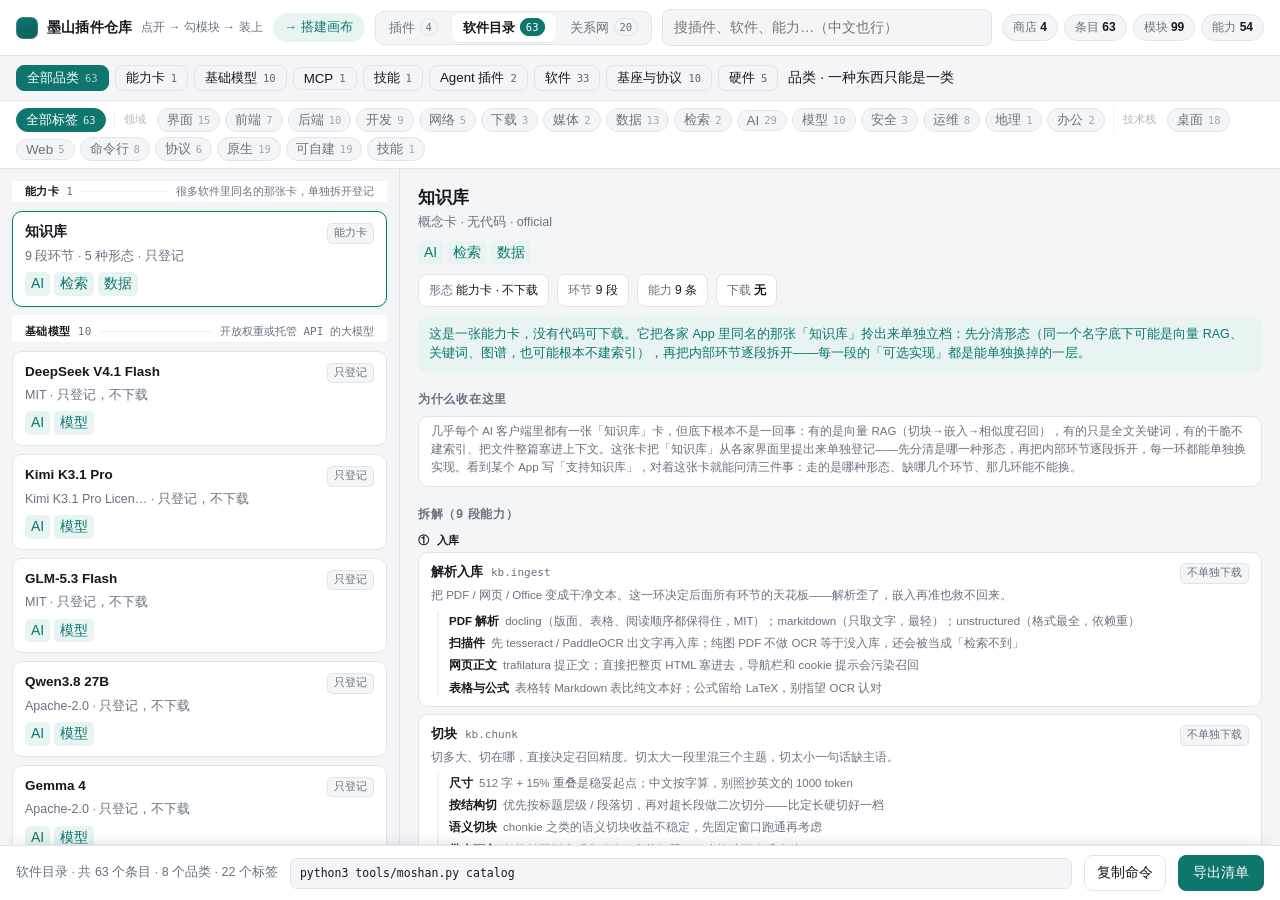
<file: market.html>
<!DOCTYPE html>
<html lang="zh-CN">
<head>
<meta charset="utf-8">
<meta name="viewport" content="width=device-width,initial-scale=1">
<title>墨山 · 插件仓库</title>
<style>
  /* ---------- 与画布页同一套令牌：两页是一套东西的两个面 ---------- */
  :root{
    --bg:#f4f5f7; --bg-2:#e9ebef; --panel:#ffffff;
    --ink:#15181d; --ink-2:#39404b; --muted:#697280;
    --line:#e1e5eb; --line-2:#eef1f5;
    --accent:#0f766e; --accent-soft:#e7f4f1; --accent-line:#b9e3dc;
    --warn:#a85a0a; --warn-soft:#fdf4e5; --err:#b42318; --err-soft:#fdeceb;
    --mono:ui-monospace,SFMono-Regular,Menlo,Consolas,monospace;
    --r-lg:14px; --r-md:10px; --r-sm:7px;
    --s1:0 1px 2px rgba(16,24,40,.05);
    --s2:0 2px 4px rgba(16,24,40,.05),0 10px 24px -14px rgba(16,24,40,.28);
    --s3:0 16px 34px -16px rgba(16,24,40,.34),0 2px 6px rgba(16,24,40,.06);
    --shadow:var(--s2);
    --ease:cubic-bezier(.2,.7,.3,1);
  }
  @media (prefers-color-scheme:dark){:root{
    --bg:#0f1115; --bg-2:#171a1f; --panel:#181b20;
    --ink:#e9ebee; --ink-2:#c3c9d2; --muted:#98a1ad;
    --line:#282d35; --line-2:#21252b;
    --accent:#2dd4bf; --accent-soft:#0f2e2b; --accent-line:#1d4a45;
    --warn:#f0b357; --warn-soft:#2e2413; --err:#f07b72; --err-soft:#33191a;
    --s1:0 1px 2px rgba(0,0,0,.5);
    --s2:0 2px 6px rgba(0,0,0,.45),0 12px 28px -16px rgba(0,0,0,.8);
    --s3:0 18px 38px -18px rgba(0,0,0,.9),0 2px 8px rgba(0,0,0,.5);
    --shadow:var(--s2);
  }}
  *{box-sizing:border-box}
  html,body{height:100%}
  body{margin:0;background:var(--bg);color:var(--ink);
    font:14px/1.55 -apple-system,BlinkMacSystemFont,"PingFang SC","Hiragino Sans GB","Microsoft YaHei",sans-serif;
    display:flex;flex-direction:column;overflow:hidden}
  header{display:flex;align-items:center;gap:10px;padding:8px 16px;min-height:56px;
    background:var(--panel);border-bottom:1px solid var(--line);flex-wrap:wrap;row-gap:7px;flex:none}
  .mark{width:22px;height:22px;border-radius:7px;flex:none;
    background:linear-gradient(150deg,var(--accent),#0b5f59);
    box-shadow:inset 0 0 0 1px rgba(255,255,255,.18)}
  @media (prefers-color-scheme:dark){.mark{background:linear-gradient(150deg,#2dd4bf,#0f766e)}}
  .brand{display:flex;align-items:center;gap:9px;font-weight:650;letter-spacing:.2px;white-space:nowrap}
  .brand small{font-weight:400;color:var(--muted);font-size:12px;letter-spacing:0;margin:0}
  a.jump{font-size:12.5px;color:var(--accent);background:var(--accent-soft);border-radius:999px;
    padding:5px 12px;text-decoration:none;white-space:nowrap;transition:.14s var(--ease)}
  a.jump:hover{background:var(--accent-line)}
  .tabs{display:flex;gap:3px;background:var(--bg);border:1px solid var(--line);border-radius:9px;padding:2px}
  .tabs button{border:0;background:transparent;padding:5px 11px;border-radius:7px;font-size:13px;color:var(--muted)}
  .tabs button.on{background:var(--panel);color:var(--ink);box-shadow:0 1px 2px rgba(16,24,40,.08);font-weight:600}
  .tabs button .cnt{font:10.5px/1 var(--mono);color:var(--muted);margin-left:5px;
    background:var(--bg);border:1px solid var(--line);border-radius:20px;padding:2px 5px;vertical-align:1px}
  .tabs button.on .cnt{background:var(--accent);border-color:var(--accent);color:#fff}
  /* 目录列表的分区标题：51 条不分段就没法看 */
  .sec{display:flex;align-items:center;gap:7px;padding:11px 13px 5px;font:11px/1 var(--mono);
    color:var(--muted);letter-spacing:.04em;position:sticky;top:0;
    background:var(--panel);z-index:2;border-bottom:1px solid var(--line-2)}
  .sec:first-child{padding-top:5px}
  .sec b{color:var(--ink);font-weight:600;font-size:11px}
  .sec .ln{flex:1;height:1px;background:var(--line-2)}
  #q{flex:1;min-width:160px;max-width:340px;padding:7px 11px;border:1px solid var(--line);
    border-radius:8px;background:var(--bg);color:var(--ink);font:inherit;outline:none}
  #q:focus{border-color:var(--accent)}
  .stats{display:flex;gap:6px;margin-left:auto}
  .stat{font-size:12px;color:var(--muted);background:var(--bg);border:1px solid var(--line);
    border-radius:999px;padding:3px 10px}
  .stat b{color:var(--ink);font-weight:600}
  main{flex:1;display:flex;min-height:0}
  .list{width:400px;overflow:auto;padding:12px;display:flex;flex-direction:column;gap:8px;
    border-right:1px solid var(--line)}
  .item{background:var(--panel);border:1px solid var(--line);border-radius:10px;padding:10px 12px;
    cursor:pointer;transition:.14s}
  .item:hover{border-color:var(--accent)}
  .item.on{border-color:var(--accent);box-shadow:0 0 0 2px var(--accent-soft)}
  .item .r1{display:flex;align-items:baseline;gap:7px}
  .item .nm{font-weight:640;font-size:13.5px}
  .item .ver{font:11px/1.6 var(--mono);color:var(--muted)}
  .item .sp{flex:1}
  .badge{font:11px/1.5 var(--mono);border-radius:5px;padding:1px 6px;border:1px solid var(--line);
    color:var(--muted);background:var(--bg)}
  .badge.single{color:#0f766e;background:#e6f4f1;border-color:transparent}
  .badge.stack{color:#6d28d9;background:#f1eaff;border-color:transparent}
  .badge.adapter{color:#b45309;background:#fdf3e3;border-color:transparent}
  @media (prefers-color-scheme:dark){
    .badge.single{color:#2dd4bf;background:#12312e}
    .badge.stack{color:#c4b5fd;background:#241d3d}
    .badge.adapter{color:#f0b357;background:#2e2413}
  }
  .item .sum{font-size:12.5px;color:var(--muted);margin-top:3px}
  .item .kw{font:11px/1.5 var(--mono);color:var(--muted);margin-top:5px;opacity:.85}
  /* 标签：与「能力」是两套维度。能力是给蓝图格子用的（media.download），标签是给人筛的（界面 / 前端 / 网络） */
  .tagbar{display:flex;align-items:center;gap:5px;padding:7px 16px;background:var(--panel);
    border-bottom:1px solid var(--line);overflow-x:auto;flex-wrap:wrap}
  .tagbar[hidden]{display:none}
  /* 品类：与标签正交的第二套分类。tag 回答「什么领域」（多个），品类回答「这是哪一种东西」（唯一） */
  .catbar{display:flex;align-items:center;gap:6px;padding:9px 16px;background:var(--bg);
    border-bottom:1px solid var(--line);overflow-x:auto;flex-wrap:wrap}
  .catbar[hidden]{display:none}
  .cchip{font:12px/1.6 inherit;border:1px solid var(--line);background:var(--bg);color:var(--ink);
    border-radius:8px;padding:3px 10px;cursor:pointer;white-space:nowrap;
    display:inline-flex;align-items:center;gap:6px}
  .cchip:hover{border-color:var(--accent);color:var(--accent)}
  .cchip.on{background:var(--accent);border-color:var(--accent);color:#fff}
  .cchip .n{font:10.5px/1 var(--mono);opacity:.65}
  .cchip .lb{font-size:10.5px;color:var(--muted);margin-right:2px}
  .tchip{font:11.5px/1.5 inherit;border:1px solid var(--line);background:var(--bg);color:var(--muted);
    border-radius:999px;padding:2px 9px;cursor:pointer;white-space:nowrap;
    display:inline-flex;align-items:center;gap:5px}
  .tchip:hover{border-color:var(--accent);color:var(--accent)}
  .tchip.on{background:var(--accent);border-color:var(--accent);color:#fff}
  .tchip .n{font:10.5px/1 var(--mono);opacity:.6}
  .tchip.on .n{opacity:.85}
  .tchip.grp{border:0;border-left:1px solid var(--line);border-radius:0;background:transparent;
    cursor:default;padding:2px 6px 2px 9px;margin-left:3px;opacity:.5;font-size:11px}
  .tchip.grp:hover{color:var(--muted)}
  .trow{display:flex;flex-wrap:wrap;gap:4px;margin-top:6px}
  .tag{font:11px/1.5 inherit;border-radius:5px;padding:1px 6px;background:var(--accent-soft);
    color:var(--accent);white-space:nowrap}
  .detail{flex:1;overflow:auto;padding:16px 18px 90px}
  .empty{color:var(--muted);font-size:13px;padding:24px 4px}
  h1{font-size:17px;margin:0 0 2px}
  .sub{color:var(--muted);font-size:12.5px;margin-bottom:12px}
  h2{font-size:12px;letter-spacing:.06em;text-transform:uppercase;color:var(--muted);
    margin:18px 0 8px;font-weight:600}
  .row{display:flex;gap:8px;flex-wrap:wrap;margin-bottom:10px}
  .kv{background:var(--panel);border:1px solid var(--line);border-radius:8px;padding:6px 10px;font-size:12px}
  .kv i{font-style:normal;color:var(--muted)}
  .comp{background:var(--panel);border:1px solid var(--line);border-radius:10px;margin-bottom:8px;overflow:hidden}
  .comp .hd{display:flex;align-items:center;gap:8px;padding:9px 12px;background:var(--bg);
    border-bottom:1px solid var(--line-2)}
  .comp .cid{font-weight:620;font-size:13px}
  .comp .img{font:11px/1.6 var(--mono);color:var(--muted);margin-left:auto;text-align:right;
    max-width:58%;overflow:hidden;text-overflow:ellipsis;white-space:nowrap}
  .comp .bd{padding:6px 12px 9px}
  label.mod{display:flex;align-items:flex-start;gap:8px;padding:5px 0;font-size:12.5px;cursor:pointer}
  label.mod input{margin-top:2px;accent-color:var(--accent)}
  label.mod .cap{font:11px/1.6 var(--mono);color:var(--muted)}
  label.mod .art{margin-left:auto;font:11px/1.6 var(--mono);color:var(--muted);white-space:nowrap}
  label.mod.off .nm2{color:var(--muted)}
  .note{font-size:11.5px;color:var(--muted);padding:2px 0 0 24px}
  /* 能力卡：一张卡内部按阶段分段（① 入库 / ② 检索形态 / ③ 出库） */
  .gsec{display:flex;align-items:center;gap:7px;margin:12px 0 6px;font:11px/1 var(--mono);
    color:var(--muted);letter-spacing:.04em}
  .gsec b{font-size:11px;color:var(--ink);font-weight:600}
  .gsec .ln{flex:1;height:1px;background:var(--line-2)}
  .kmod{background:var(--panel);border:1px solid var(--line);border-radius:10px;padding:9px 12px;margin-bottom:7px}
  .kmod .kh{display:flex;align-items:baseline;gap:8px;flex-wrap:wrap}
  .kmod .kt{font-weight:640;font-size:13px}
  .kmod .kc{font:11px/1.6 var(--mono);color:var(--accent);background:var(--accent-soft);
    border-radius:5px;padding:1px 6px}
  .kmod .kcn{font:11px/1.6 var(--mono);color:var(--muted)}
  .kmod .kn{font-size:11.5px;color:var(--muted);margin-top:3px}
  /* 二级拆解：竖线缩进，一眼看出是「这一环里的几件事」 */
  .parts{margin:7px 0 0 6px;padding-left:10px;border-left:2px solid var(--line-2);display:grid;gap:4px}
  .parts .pt{font-size:11.5px;line-height:1.6}
  .parts .pt i{font-style:normal;font-weight:600;color:var(--ink);margin-right:6px}
  .parts .pt span{color:var(--muted)}
  /* 关系网：共用块、网位置的小chip、二分图容器 */
  .netwrap{background:var(--panel);border:1px solid var(--line);border-radius:10px;padding:8px 10px;
    margin:10px 0 4px;overflow-x:auto}
  .netwrap svg{display:block}
  .nrow{display:flex;align-items:center;gap:6px;flex-wrap:wrap;padding:3px 0}
  .nrow b{font-size:11px;color:var(--muted);font-weight:500;min-width:64px}
  .nchip{display:inline-flex;align-items:center;gap:5px;border:1px solid var(--line);border-radius:999px;
    padding:2px 9px 2px 10px;font-size:12px;cursor:pointer;background:var(--bg)}
  .nchip:hover{border-color:var(--accent);color:var(--accent)}
  .nchip i{font-style:normal;font:10px/1.5 var(--mono);color:var(--muted)}
  .nrel{display:flex;gap:8px;align-items:baseline;padding:4px 0;font-size:12px;
    border-bottom:1px solid var(--line-2);cursor:pointer}
  .nrel:hover .nn{color:var(--accent)}
  .nrel .nn{font-weight:600;min-width:112px}
  .nrel .nr{font:10px/1.7 var(--mono);color:var(--accent);background:var(--accent-soft);border-radius:4px;padding:0 5px}
  .nrel .nd{flex:1;color:var(--muted);font-size:11.5px;line-height:1.5;
    display:-webkit-box;-webkit-line-clamp:2;-webkit-box-orient:vertical;overflow:hidden}
  .item .sh{font:10px/1.6 var(--mono);color:var(--accent);background:var(--accent-soft);
    border-radius:4px;padding:1px 5px;white-space:nowrap}
  .who{display:flex;gap:8px;padding:4px 0;font-size:12px;border-bottom:1px solid var(--line-2);cursor:pointer}
  .who:hover .wn{color:var(--accent)}
  .who .wn{font-weight:600;min-width:110px}
  .who .wm{font:11px/1.7 var(--mono);color:var(--muted);min-width:88px}
  .who .wd{flex:1;color:var(--muted);font-size:11.5px;overflow:hidden;text-overflow:ellipsis;white-space:nowrap}
  .warnbox{background:var(--warn-soft);border:1px solid transparent;color:var(--warn);
    border-radius:8px;padding:8px 11px;font-size:12.5px;margin:10px 0}
  .okbox{background:var(--accent-soft);border-radius:8px;padding:8px 11px;font-size:12.5px;
    color:var(--accent);margin:10px 0}
  footer{position:fixed;left:0;right:0;bottom:0;background:var(--panel);border-top:1px solid var(--line);
    padding:9px 16px;display:flex;align-items:center;gap:12px;box-shadow:0 -6px 20px -14px rgba(16,24,40,.4)}
  footer .sum{font-size:12.5px;color:var(--muted)}
  footer .sum b{color:var(--ink)}
  code.cmd{flex:1;font:11.5px/1.5 var(--mono);background:var(--bg);border:1px solid var(--line);
    border-radius:7px;padding:6px 9px;max-height:54px;overflow:auto;white-space:pre-wrap;
    word-break:break-all}
  button.primary{background:var(--accent);border:1px solid var(--accent);color:#fff;border-radius:8px;
    padding:6px 14px;font:inherit;cursor:pointer}
  button.primary:hover{filter:brightness(1.08)}
  button.ghost{background:var(--panel);border:1px solid var(--line);color:var(--ink);
    border-radius:8px;padding:6px 12px;font:inherit;cursor:pointer}
  button.ghost:hover{border-color:var(--accent);color:var(--accent)}
  @media (max-width:820px){
    header{gap:8px;padding:10px 12px}
    #q{order:9;flex:1 1 100%;max-width:none;min-width:0}
    .tagbar,.catbar{flex-wrap:nowrap;overflow-x:auto;overflow-y:hidden;padding:7px 12px}
    .tagbar::-webkit-scrollbar,.catbar::-webkit-scrollbar{height:4px}
    .tagbar::-webkit-scrollbar-thumb,.catbar::-webkit-scrollbar-thumb{background:var(--line);border-radius:2px}
    .tchip,.cchip{flex:0 0 auto}
    .catbar .lb{display:none}
    main{flex-direction:column}
    .list{width:auto;max-height:44%;border-right:0;border-bottom:1px solid var(--line)}
    .detail{padding:14px 14px 96px}
    footer{gap:8px}
    footer .sum{display:none}
  }
</style>
</head>
<body>
<header>
  <div class="brand"><span class="mark"></span>墨山插件仓库<small>点开 → 勾模块 → 装上</small></div>
  <a class="jump" href="canvas.html" title="还不知道要装什么？去画布摆格子">→ 搭建画布</a>
  <div class="tabs">
    <button data-tab="plugins">插件<span class="cnt"></span></button>
    <button data-tab="catalog" class="on">软件目录<span class="cnt"></span></button>
    <button data-tab="net">关系网<span class="cnt"></span></button>
  </div>
  <input id="q" placeholder="搜插件、软件、能力…（中文也行）">
  <div class="stats" id="stats"></div>
</header>
<div class="catbar" id="catbar" hidden></div>
<div class="tagbar" id="tagbar" hidden></div>
<main>
  <section class="list" id="list"></section>
  <aside class="detail" id="detail"><div class="empty">左边选一个。</div></aside>
</main>
<footer>
  <div class="sum" id="fsum">未选择</div>
  <code class="cmd" id="fcmd">—</code>
  <button class="ghost" id="copy">复制命令</button>
  <button class="primary" id="export">导出清单</button>
</footer>

<script id="registry" type="application/json">{"spec":"2.0","store_id":"local","name":"本机仓库","description":"本机插件仓库（由 tools/moshan.py registry 生成）","updated_at":"2026-11-24T20:10:31+08:00","plugins":[{"id":"daily-digest","name":"每日信息摘要","version":"0.1.0","kind":"stack","summary":"公众号与 RSS 自动进笔记库，可检索，顺带记 token 账","author":{"name":"pamphile"},"repo":"","category":"组合栈","catalog_category":"agent-plugin","group":"plugin","keywords":["ai","news","note","search"],"tags":["download","data","search","ai","selfhost"],"aliases":["摘要胶水","检索","知识库","算价","采集"],"permissions":["docker","fs:新闻摘录","net:https","net:127.0.0.1","exec:python3"],"requires":{"moshan":">=2.1"},"manifest":"examples/generated-daily-digest.moshan.json","size":6821,"sha256":"89fc344264bb16af3cedd58b7abb0e6afa561ffdf8fd26c5ba34520582c46db8"},{"id":"media-auto","name":"影视自动入库","version":"0.1.0","kind":"stack","summary":"下载完成自动改名，Jellyfin 立刻能播，中台一页看全","author":{"name":"pamphile"},"repo":"","category":"组合栈","catalog_category":"agent-plugin","group":"other","keywords":["automation","media"],"tags":["network","download","media","selfhost"],"aliases":["下载","媒体库","改名胶水"],"permissions":["docker","fs:媒体库","net:127.0.0.1","exec:python3"],"requires":{"moshan":">=2.1"},"manifest":"examples/generated-media-auto.moshan.json","size":5053,"sha256":"e368b3e7eef3c9e1f4326da1bc3f58321532b9582ad0ab11d47098d4cbddd210"},{"id":"llmcost","name":"Token 价格追踪","version":"1.1.0","kind":"single","summary":"模型 API / 套餐 / 本地部署成本","author":{"name":"blackinkvc"},"repo":"blackinkvc/pocket-llmcost","category":"算价","catalog_category":"agent-plugin","group":"other","keywords":["token","price","llm","cost"],"tags":["dev","ai","cli"],"aliases":[],"permissions":["fs:13-算价","net:https","exec:python3"],"requires":{"moshan":">=1.0","python":">=3.9"},"manifest":"examples/llmcost.moshan.json","size":1564,"sha256":"3c384eadd6c321cc0d460309c60f313c1babe35d96582ea15212c638fa405438"},{"id":"siyuan-remote","name":"思源笔记（盒子上的）","version":"0.1.0","kind":"adapter","summary":"把 CasaOS 盒子里的思源接进中台，只登记不安装","author":{"name":"pamphile"},"repo":"pamphile/moshan-siyuan-adapter","category":"笔记","catalog_category":"agent-plugin","group":"other","keywords":[],"tags":["ui","data","selfhost"],"aliases":[],"permissions":["net:192.168.0.102"],"requires":{"moshan":">=2.0"},"manifest":"examples/siyuan-remote.moshan.json","size":1246,"sha256":"052053dbc68837c9812ab745956af8ec01b41c20fb7928fe28e817dd0d28a5d4"}]}</script>
<script id="manifests" type="application/json">{"daily-digest":{"$schema":"https://moshan.dev/schema/moshan-2.1.json","spec":"2.1","id":"daily-digest","name":"每日信息摘要","version":"0.1.0","summary":"公众号与 RSS 自动进笔记库，可检索，顺带记 token 账","description":"由蓝图 examples/daily-digest.json 解析生成，能力目录 2026-11-24。改动请改蓝图，不要改本文件——它是产物。","author":{"name":"pamphile"},"license":"MIT","kind":"stack","category":"组合栈","catalog_category":"agent-plugin","tags":["download","data","search","ai","selfhost"],"group":"plugin","keywords":["ai","news","note","search"],"permissions":["docker","fs:新闻摘录","net:https","net:127.0.0.1","exec:python3"],"requires":{"moshan":">=2.1"},"port":8790,"ui":{"path":"/","embed":"iframe","open":"panel"},"health":{"path":"/api/ping","interval":30,"timeout":3},"cards":{"api":"/api/cards"},"data":{"env":"DIGEST_DIR","default":"~/Documents/AI项目/_栈/daily-digest"},"components":[{"id":"wechat-scholar","name":"Wechat-Scholar","kind":"process","source":"https://github.com/osnsyc/Wechat-Scholar","expose":8791,"provides":[{"name":"webui","port":8791,"protocol":"http"}],"runtime":{"entry":"feed_server.py","args":["--port","${port}"],"restart":"on-failure"},"health":{"url":"http://127.0.0.1:8791/","expect_status":200}},{"id":"siyuan","name":"思源笔记","kind":"container","version":"v3.1.11","source":"https://github.com/siyuan-note/siyuan","expose":8792,"provides":[{"name":"webui","port":6806,"protocol":"http"}],"env":{"SIYUAN_ACCESS_AUTH_CODE":"${secret}"},"image":"b3log/siyuan:v3.1.11","health":{"url":"http://127.0.0.1:8792/","expect_status":200}},{"id":"meilisearch","name":"Meilisearch","kind":"container","version":"v1.11","source":"https://github.com/meilisearch/meilisearch","expose":8793,"provides":[{"name":"api","port":7700,"protocol":"http"}],"env":{"MEILI_MASTER_KEY":"${secret}","MEILI_NO_ANALYTICS":"true"},"image":"getmeili/meilisearch:v1.11","health":{"url":"http://127.0.0.1:8793/","expect_status":200}},{"id":"llmcost","name":"LLM 算价","kind":"process","source":"https://github.com/pamphile/moshan-llmcost","expose":8794,"provides":[{"name":"api","port":8794,"protocol":"http"}],"runtime":{"entry":"llmcost.py","args":["--serve","--no-open","--port","${port}"],"restart":"on-failure"},"health":{"url":"http://127.0.0.1:8794/","expect_status":200}},{"id":"hub","name":"摘要胶水","kind":"process","source":"本插件自带（custom 格）","runtime":{"entry":"hub/main.py","args":["--serve","--no-open","--port","${port}"],"restart":"always"},"expose":8790,"provides":[{"name":"api","port":8790,"protocol":"http"}],"volumes":[{"host":"${data}/hub","container":"/app/data"}],"health":{"url":"http://127.0.0.1:8790/api/ping","expect_body":"ok"}}],"wires":[{"from":{"component":"wechat-scholar","port":"webui"},"to":{"component":"hub","env":"NEWS_SOURCE_URL"},"protocol":"http","capability":"news.fetch","note":"胶水每小时拉一次 feed，按 URL 与标题双指纹去重"},{"from":{"component":"siyuan","port":"webui"},"to":{"component":"hub","env":"SIYUAN_URL"},"protocol":"http","capability":"note.store","note":"调 /api/filetree/createDocWithMd 落档，先查 SQL 看标题是否已存在"},{"from":{"component":"meilisearch","port":"api"},"to":{"component":"hub","env":"MEILI_URL"},"protocol":"http","capability":"search.fulltext","note":"文档推 POST /indexes/notes/documents，走异步任务队列"},{"from":{"component":"llmcost","port":"api"},"to":{"component":"hub","env":"LLMCOST_URL"},"protocol":"http","capability":"ai.usage","note":"每次摘要后回报 token，卡片上显示今日花费"}],"extensions":{"cn.moshan.blueprint":{"blueprint":"daily-digest","catalog_updated":"2026-11-24","slots":[{"slot":"src","label":"采集","needs":["news.fetch"],"resolved":"wechat-scholar","modules":["feed"]},{"slot":"store","label":"知识库","needs":["note.store","note.edit"],"resolved":"siyuan","modules":["store","edit"]},{"slot":"index","label":"检索","needs":["search.fulltext"],"resolved":"meilisearch","modules":["index"]},{"slot":"usage","label":"算价","needs":["ai.usage"],"resolved":"llmcost","modules":["usage"]},{"slot":"hub","label":"摘要胶水","needs":["news.digest"],"resolved":"custom","modules":[]}],"gaps":[]}}},"media-auto":{"$schema":"https://moshan.dev/schema/moshan-2.1.json","spec":"2.1","id":"media-auto","name":"影视自动入库","version":"0.1.0","summary":"下载完成自动改名，Jellyfin 立刻能播，中台一页看全","description":"由蓝图 examples/media-auto.json 解析生成，能力目录 2026-11-24。改动请改蓝图，不要改本文件——它是产物。","author":{"name":"pamphile"},"license":"MIT","kind":"stack","category":"组合栈","catalog_category":"agent-plugin","tags":["media","download","network","selfhost"],"group":"other","keywords":["automation","media"],"permissions":["docker","fs:媒体库","net:127.0.0.1","exec:python3"],"requires":{"moshan":">=2.1"},"port":8790,"ui":{"path":"/","embed":"iframe","open":"panel"},"health":{"path":"/api/ping","interval":30,"timeout":3},"cards":{"api":"/api/cards"},"data":{"env":"MEDIAAUTO_DIR","default":"~/Documents/AI项目/_栈/media-auto"},"components":[{"id":"qbittorrent","name":"qBittorrent","kind":"container","version":"4.6.7","source":"https://github.com/qbittorrent/qBittorrent","expose":8791,"provides":[{"name":"webui","port":8080,"protocol":"http"}],"volumes":[{"host":"${data}/shared/downloads","container":"/downloads"}],"env":{"WEBUI_PORT":"8080","PUID":"501","PGID":"20"},"image":"linuxserver/qbittorrent:4.6.7","health":{"url":"http://127.0.0.1:8791/","expect_status":200}},{"id":"jellyfin","name":"Jellyfin","kind":"container","version":"10.10.3","source":"https://github.com/jellyfin/jellyfin","expose":8792,"provides":[{"name":"webui","port":8096,"protocol":"http"}],"volumes":[{"host":"${data}/shared/downloads","container":"/media","readonly":true}],"image":"jellyfin/jellyfin:10.10.3","health":{"url":"http://127.0.0.1:8792/","expect_status":200}},{"id":"hub","name":"改名胶水","kind":"process","source":"本插件自带（custom 格）","runtime":{"entry":"hub/main.py","args":["--serve","--no-open","--port","${port}"],"restart":"always"},"expose":8790,"provides":[{"name":"api","port":8790,"protocol":"http"}],"volumes":[{"host":"${data}/hub","container":"/app/data"}],"health":{"url":"http://127.0.0.1:8790/api/ping","expect_body":"ok"}}],"wires":[{"from":{"component":"qbittorrent"},"to":{"component":"jellyfin","path":"/media"},"carrier":"volume","note":"两个容器挂同一个宿主目录：下载完的文件对媒体库直接可见"},{"from":{"component":"qbittorrent","port":"webui"},"to":{"component":"hub","env":"QBIT_URL"},"protocol":"http","capability":"media.download","note":"胶水每 30 秒查一次种子列表，挑出「已完成但未改名」的条目"},{"from":{"component":"jellyfin","port":"webui"},"to":{"component":"hub","env":"JELLYFIN_URL"},"protocol":"http","capability":"media.stream","note":"改名落盘后调 /Library/Refresh，让它立刻扫到，不用等定时任务"}],"extensions":{"cn.moshan.blueprint":{"blueprint":"media-auto","catalog_updated":"2026-11-24","slots":[{"slot":"dl","label":"下载","needs":["media.download"],"resolved":"qbittorrent","modules":["torrent"]},{"slot":"lib","label":"媒体库","needs":["media.library","media.stream"],"resolved":"jellyfin","modules":["stream","library"]},{"slot":"hub","label":"改名胶水","needs":["automation.glue"],"resolved":"custom","modules":[]}],"gaps":[]}}},"llmcost":{"$schema":"https://moshan.dev/schema/moshan-2.json","spec":"2.0","id":"llmcost","name":"Token 价格追踪","version":"1.1.0","summary":"模型 API / 套餐 / 本地部署成本","description":"抓 GitHub 上的价格榜与官方定价页，汇总 API 单价、订阅套餐与本地部署的折算成本。","author":{"name":"blackinkvc"},"license":"MIT","repo":"blackinkvc/pocket-llmcost","icon":"icon.png","kind":"single","category":"算价","catalog_category":"agent-plugin","group":"other","keywords":["token","price","llm","cost"],"tags":["ai","dev","cli"],"permissions":["fs:13-算价","net:https","exec:python3"],"requires":{"moshan":">=1.0","python":">=3.9"},"port":8776,"ui":{"path":"/","embed":"iframe","open":"panel"},"health":{"path":"/api/ping","interval":30,"timeout":3,"expect_body":"ok"},"cards":{"api":"/api/cards"},"data":{"env":"LLMCOST_DIR","default":"~/Documents/AI项目/13-算价"},"runtime":{"entry":"llmcost.py","args":["--serve","--no-open"],"cwd":".","restart":"on-failure"},"update":{"repo":"blackinkvc/pocket-llmcost","manifest":"https://blackinkvc.github.io/pocket-llmcost/moshan.json","pack":"https://github.com/blackinkvc/pocket-llmcost/releases/download/1.1.0/llmcost-1.1.0.moshanpack"},"extensions":{"cn.moshan.legacy":{"plugin_json":"plugin.json","note":"v1 兼容层：中台读到该键时按 v1 字段再解析一遍，双写期用"}}},"siyuan-remote":{"$schema":"https://moshan.dev/schema/moshan-2.json","spec":"2.0","id":"siyuan-remote","name":"思源笔记（盒子上的）","version":"0.1.0","summary":"把 CasaOS 盒子里的思源接进中台，只登记不安装","description":"典型的 adapter：软件早就跑在 192.168.0.102 上，中台不需要装它、也不该管它的起停，只需要知道它在哪、是否活着、以及嵌在哪一格。","author":{"name":"pamphile"},"license":"MIT","repo":"pamphile/moshan-siyuan-adapter","kind":"adapter","category":"笔记","catalog_category":"agent-plugin","tags":["data","ui","selfhost"],"group":"other","permissions":["net:192.168.0.102"],"requires":{"moshan":">=2.0"},"port":8795,"ui":{"path":"/","embed":"iframe","open":"panel"},"health":{"path":"/api/system/version","interval":60,"timeout":5},"attach":{"url":"http://192.168.0.102:6806","discover":"manual"},"runtime":{"entry":"adapter.py","args":["--serve","--no-open"],"restart":"on-failure"},"extensions":{"cn.moshan.remote":{"host":"192.168.0.102","note":"盒子走内网；中台只做探活与嵌入，不代管生命周期"}}}}</script>
<script id="catalog" type="application/json">{"$schema":"https://moshan.dev/schema/catalog-1.json","spec":"1.0","name":"moshan 官方能力目录","updated":"2026-11-24","capabilities":[{"id":"media.download","label":"下载","group":"媒体","desc":"把种子/链接变成磁盘上的文件"},{"id":"media.library","label":"媒体库","group":"媒体","desc":"扫描目录、刮削元数据、生成可播放条目"},{"id":"media.stream","label":"播放","group":"媒体","desc":"对外提供播放页面与串流接口"},{"id":"media.transcode","label":"硬件转码","group":"媒体","desc":"借助 GPU 实时转码，弱设备也能播"},{"id":"media.music","label":"音乐库","group":"媒体","desc":"音频专用库与客户端协议（Subsonic）"},{"id":"note.store","label":"笔记存储","group":"知识","desc":"文档落盘与版本"},{"id":"note.edit","label":"编辑器","group":"知识","desc":"人可写字的界面（Markdown/块编辑）"},{"id":"note.search","label":"笔记内搜索","group":"知识","desc":"自带全文检索"},{"id":"search.fulltext","label":"全文索引","group":"知识","desc":"独立检索引擎，中文分词友好"},{"id":"db.relational","label":"关系库","group":"基础","desc":"PostgreSQL 协议的关系型数据库"},{"id":"cache.kv","label":"键值缓存","group":"基础","desc":"Redis 协议的缓存/队列"},{"id":"storage.object","label":"对象存储","group":"基础","desc":"S3 协议的文件桶"},{"id":"auth.vault","label":"密码库","group":"基础","desc":"口令与密钥保管、自动填充"},{"id":"analytics.stats","label":"访问统计","group":"基础","desc":"隐私友好的页面统计"},{"id":"news.fetch","label":"信息抓取","group":"采集","desc":"把 RSS/公众号变成结构化条目"},{"id":"news.digest","label":"摘要打分","group":"采集","desc":"去重、排序、生成每日摘要"},{"id":"ai.usage","label":"用量记账","group":"AI","desc":"按会话统计 token 与花费"},{"id":"automation.glue","label":"胶水逻辑","group":"自定义","desc":"把上面这些接起来的那几十行代码，通常没有现成软件"},{"id":"dev.runtime","label":"桌面运行时","group":"基座","desc":"把 Web 或原生代码跑成桌面 / 本地应用的那一层"},{"id":"dev.build","label":"语言与构建","group":"基座","desc":"决定二进制体积、启动速度与分发方式的底层选择"},{"id":"ai.protocol","label":"Agent 互联协议","group":"协议","desc":"Agent 与工具、Agent 与 Agent、Agent 与界面之间的标准接口"},{"id":"dev.vcs","label":"版本控制","group":"开发","desc":"仓库、提交、差异比对"},{"id":"sys.diagnose","label":"硬件诊断","group":"系统","desc":"把系统底层的硬件状态翻译成人话"},{"id":"sys.mount","label":"磁盘挂载","group":"系统","desc":"把外置盘接进文件系统，并安全弹出"},{"id":"os.distro","label":"操作系统","group":"基座","desc":"宿主底座本身，不是跑在它上面的服务"},{"id":"doc.office","label":"办公文档","group":"文档","desc":"docx / xlsx / pptx 的读写与格式转换"},{"id":"remote.desktop","label":"远程桌面","group":"网络","desc":"远程看到并操作另一台机器的屏幕"},{"id":"net.overlay","label":"虚拟组网","group":"网络","desc":"把多台机器组成一个虚拟内网"},{"id":"net.transfer","label":"局域网传输","group":"网络","desc":"同一网段内直传文件，不过云"},{"id":"ui.overlay","label":"桌面浮层","group":"界面","desc":"菜单栏或屏幕上的常驻小块信息"},{"id":"file.shelf","label":"拖放暂存","group":"界面","desc":"拖拽过程中的临时置物架"},{"id":"ops.monitor","label":"状态监控","group":"运维","desc":"把 CPU / 负载这类指标变得一眼可见"},{"id":"ai.agent","label":"Agent 运行时","group":"AI","desc":"跑 Agent 循环、调度工具与权限"},{"id":"ai.skill","label":"技能包","group":"AI","desc":"给 Agent 读的说明书，不是独立进程"},{"id":"ai.local","label":"本地推理","group":"AI","desc":"在本机加载权重并提供推理端点"},{"id":"ai.client","label":"模型客户端","group":"AI","desc":"在同一个界面里切多家模型"},{"id":"geo.map","label":"离线地图","group":"地理","desc":"不联网也能用的地图与导航"},{"id":"ai.model","label":"模型权重","group":"AI","desc":"一份可下载的权重 + 模型卡，不是服务"},{"id":"ai.inference","label":"托管推理","group":"AI","desc":"厂商托管的 API 端点，按 token 计费"},{"id":"kb.ingest","label":"解析入库","group":"知识库","desc":"PDF/网页/Office 变成文本，版面与表格要保住"},{"id":"kb.chunk","label":"切块","group":"知识库","desc":"长文切成能嵌入的小段，切法决定召回质量"},{"id":"kb.rag","label":"向量 RAG","group":"知识库","desc":"嵌入后按语义相似度召回，换个说法也能搜到"},{"id":"kb.fulltext","label":"关键词检索","group":"知识库","desc":"倒排 + BM25，不嵌入；型号、错误码这类精确词靠它"},{"id":"kb.graph","label":"图谱检索","group":"知识库","desc":"实体关系图，沿边走多跳；回答「谁和谁什么关系」"},{"id":"kb.file","label":"直读文件","group":"知识库","desc":"不建索引，整篇塞进上下文；库小的时候效果最好"},{"id":"kb.agentic","label":"检索代理","group":"知识库","desc":"把搜和读做成工具，Agent 自己改写查询、多轮翻找"},{"id":"kb.inject","label":"重排注入","group":"知识库","desc":"召回只是候选，排序、去重、编号后才进上下文"},{"id":"kb.manage","label":"多库管理","group":"知识库","desc":"多库隔离、增量重算、删除同步——长期可用性的分水岭"},{"id":"hw.display","label":"桌面显示","group":"硬件","desc":"把多窗口、多面板同时摊在眼前的那块屏"},{"id":"hw.eink","label":"常显画面","group":"硬件","desc":"不发光、不熄屏、只在刷新时耗电的静态页"},{"id":"hw.node","label":"常驻节点","group":"硬件","desc":"低功耗 7×24 跑容器与服务的机器"},{"id":"hw.npu","label":"本地推理","group":"硬件","desc":"板上直接跑小模型，不占主 CPU、不出网"},{"id":"hw.switch","label":"多机切换","group":"硬件","desc":"一套键鼠屏在多台机器之间切"},{"id":"hw.storage","label":"本地大盘","group":"硬件","desc":"媒体库、备份与镜像仓库的独立盘位"}],"entries":[{"id":"qbittorrent","name":"qBittorrent","repo":"qbittorrent/qBittorrent","kind":"container","category":"app","image":"linuxserver/qbittorrent","sample_tag":"4.6.7","license":"GPL-2.0","tier":"official","cost":{"ram_mb":120,"disk_gb":1},"notes":"种子下载的事实标准，WebUI 有完整 REST API，胶水最爱接它。","modules":[{"id":"torrent","label":"BT/磁力下载","capability":"media.download","default":true,"port":{"name":"webui","port":8080,"protocol":"http"},"shared":{"name":"downloads","container":"/downloads"},"config":{"WEBUI_PORT":"8080","PUID":"501","PGID":"20"},"note":"胶水每 30 秒查 /api/v2/torrents/info，挑出「已完成但未改名」的条目","artifact":{"kind":"image","ref":"linuxserver/qbittorrent:4.6.7","size_mb":190}}],"tags":["download","network","web","selfhost"]},{"id":"jellyfin","name":"Jellyfin","repo":"jellyfin/jellyfin","kind":"container","category":"app","image":"jellyfin/jellyfin","sample_tag":"10.10.3","license":"GPL-2.0","tier":"official","cost":{"ram_mb":400,"disk_gb":2},"notes":"完全开源、无账号、无付费墙。模块拆得最干净：库、播放、转码可以只要其中一个。","modules":[{"id":"stream","label":"播放与 WebUI","capability":"media.stream","default":true,"port":{"name":"webui","port":8096,"protocol":"http"},"note":"改名落盘后调 /Library/Refresh，让它立刻扫到新文件，不用等定时任务","artifact":{"kind":"image","ref":"jellyfin/jellyfin:10.10.3","variants":{"vaapi":"jellyfin/jellyfin:10.10.3-vaapi","nvidia":"jellyfin/jellyfin:10.10.3-nvidia"},"size_mb":260}},{"id":"library","label":"媒体库刮削","capability":"media.library","default":true,"port":{"name":"webui","port":8096,"protocol":"http"},"note":"靠共享目录拿文件，不靠网络地址，所以连法是卷不是 URL","artifact":{"kind":"none","note":"同一镜像内的媒体库管理，勾选即用，不额外下载"}},{"id":"transcode","label":"VAAPI 硬转码","capability":"media.transcode","default":false,"port":{"name":"webui","port":8096,"protocol":"http"},"requires":["media.library"],"cost":{"ram_mb":300,"gpu":true},"config":{"JELLYFIN_HWACCEL":"vaapi"},"note":"默认关闭。启用需透传 /dev/dri，镜像整体换成 -vaapi 变体（约 490MB，替换而非叠加）","artifact":{"kind":"none","variant":"vaapi","size_mb":490,"note":"整镜替换为 -vaapi 变体（含基础层），并透传 /dev/dri；不勾则仍用基础镜像"}}],"tags":["media","web","backend","selfhost"]},{"id":"navidrome","name":"Navidrome","repo":"navidrome/navidrome","kind":"container","category":"app","image":"deluan/navidrome","sample_tag":"0.53.3","license":"GPL-3.0","tier":"community","cost":{"ram_mb":150,"disk_gb":0.5},"modules":[{"id":"music","label":"音乐库","capability":"media.music","default":true,"port":{"name":"webui","port":4533,"protocol":"http"},"shared":{"name":"music","container":"/music"},"note":"兼容 Subsonic 协议，手机端可以直接用 play:Sub / substreamer","artifact":{"kind":"image","ref":"deluan/navidrome:0.53.3","size_mb":60}}],"tags":["media","web","backend","selfhost"]},{"id":"siyuan","name":"思源笔记","repo":"siyuan-note/siyuan","kind":"container","category":"app","image":"b3log/siyuan","sample_tag":"v3.1.11","license":"AGPL-3.0","tier":"official","cost":{"ram_mb":200,"disk_gb":1},"notes":"块级编辑器 + 自带全文检索 + 完整 HTTP API，最适合当「知识沉淀」那一格。","modules":[{"id":"store","label":"文档存储","capability":"note.store","default":true,"port":{"name":"webui","port":6806,"protocol":"http"},"config":{"SIYUAN_ACCESS_AUTH_CODE":"${secret}"},"note":"胶水用 /api/filetree/createDocWithMd 写文档，用 /api/query/sql 查已有标题做去重","artifact":{"kind":"image","ref":"b3log/siyuan:v3.1.11","size_mb":180}},{"id":"edit","label":"块编辑器","capability":"note.edit","default":true,"port":{"name":"webui","port":6806,"protocol":"http"},"artifact":{"kind":"none","note":"编辑器是同一镜像的内置前端"}},{"id":"search","label":"内置检索","capability":"note.search","default":false,"port":{"name":"webui","port":6806,"protocol":"http"},"note":"条目上千以后中文分词会变差，那时候再换 meilisearch","artifact":{"kind":"none","note":"内置搜索索引，勾选只打开开关"}}],"tags":["data","ui","desktop","selfhost"],"built_on":["electron"]},{"id":"meilisearch","name":"Meilisearch","repo":"meilisearch/meilisearch","kind":"container","category":"app","image":"getmeili/meilisearch","sample_tag":"v1.11","license":"MIT","tier":"official","cost":{"ram_mb":180,"disk_gb":1},"modules":[{"id":"index","label":"全文索引","capability":"search.fulltext","default":true,"port":{"name":"api","port":7700,"protocol":"http"},"config":{"MEILI_MASTER_KEY":"${secret}","MEILI_NO_ANALYTICS":"true"},"note":"它不主动拉数据：由胶水把文档 POST /indexes/notes/documents 推给它","artifact":{"kind":"image","ref":"getmeili/meilisearch:v1.11","size_mb":130}}],"tags":["search","backend","native","selfhost"],"built_on":["rust"]},{"id":"postgres","name":"PostgreSQL","repo":"postgres/postgres","kind":"container","category":"app","image":"postgres","sample_tag":"16.4-alpine","license":"PostgreSQL","tier":"official","cost":{"ram_mb":200,"disk_gb":2},"modules":[{"id":"db","label":"关系库","capability":"db.relational","default":true,"port":{"name":"pgsql","port":5432,"protocol":"tcp"},"config":{"POSTGRES_PASSWORD":"${secret}","POSTGRES_DB":"app"},"artifact":{"kind":"image","ref":"postgres:16.4-alpine","size_mb":240}}],"tags":["data","backend","native","selfhost"]},{"id":"redis","name":"Redis","repo":"redis/redis","kind":"container","category":"app","image":"redis","sample_tag":"7.4.1-alpine","license":"BSD-3-Clause","tier":"official","cost":{"ram_mb":60,"disk_gb":0.2},"modules":[{"id":"kv","label":"键值缓存","capability":"cache.kv","default":true,"port":{"name":"redis","port":6379,"protocol":"tcp"},"artifact":{"kind":"image","ref":"redis:7.4.1-alpine","size_mb":40}}],"tags":["data","backend","native","selfhost"]},{"id":"minio","name":"MinIO","repo":"minio/minio","kind":"container","category":"app","image":"minio/minio","sample_tag":"RELEASE.2024-10-13T13-34-11Z","license":"AGPL-3.0","tier":"official","cost":{"ram_mb":250,"disk_gb":1},"modules":[{"id":"object","label":"S3 对象存储","capability":"storage.object","default":true,"port":{"name":"api","port":9000,"protocol":"http"},"config":{"MINIO_ROOT_USER":"moshan","MINIO_ROOT_PASSWORD":"${secret}"},"artifact":{"kind":"image","ref":"minio/minio:RELEASE.2024-10-13T13-34-11Z","size_mb":160}}],"tags":["data","backend","selfhost"]},{"id":"umami","name":"Umami","repo":"umami-software/umami","kind":"container","category":"app","image":"ghcr.io/umami-software/umami","sample_tag":"postgresql-v2.15.0","license":"MIT","tier":"community","cost":{"ram_mb":250,"disk_gb":0.5},"notes":"少数真的用单个 DATABASE_URL 就能接上外部库的统计服务，正好演示跨格连线。","modules":[{"id":"stats","label":"访问统计","capability":"analytics.stats","default":true,"port":{"name":"webui","port":3000,"protocol":"http"},"accepts":{"db.relational":"DATABASE_URL"},"note":"这里就是 env 型连线的样板：把库的地址直接注入成 DATABASE_URL","artifact":{"kind":"image","ref":"ghcr.io/umami-software/umami:postgresql-v2.15.0","size_mb":200}}],"tags":["ops","web","backend","selfhost"],"built_on":["nodejs"]},{"id":"vaultwarden","name":"Vaultwarden","repo":"dani-garcia/vaultwarden","kind":"container","category":"app","image":"vaultwarden/server","sample_tag":"1.32.1","license":"AGPL-3.0","tier":"community","cost":{"ram_mb":100,"disk_gb":0.5},"notes":"Bitwarden 的轻量实现，40MB 内存跑完整密码库。","modules":[{"id":"vault","label":"密码库","capability":"auth.vault","default":true,"port":{"name":"webui","port":80,"protocol":"http"},"accepts":{"db.relational":"DATABASE_URL"},"artifact":{"kind":"image","ref":"vaultwarden/server:1.32.1","size_mb":90}}],"tags":["security","backend","native","selfhost"],"built_on":["rust"]},{"id":"rsshub","name":"RSSHub","repo":"DIYgod/RSSHub","kind":"container","category":"app","image":"diygod/rsshub","sample_tag":"2024-10-11","license":"MIT","tier":"official","cost":{"ram_mb":300,"disk_gb":1},"notes":"5000+ 路由，几乎任何站都能变 RSS。公众号路由需要登录态，所以公众号那一路走 wechat-scholar。","modules":[{"id":"fetch","label":"通用路由抓取","capability":"news.fetch","default":true,"port":{"name":"webui","port":1200,"protocol":"http"},"config":{"CACHE_EXPIRE":"3600"},"artifact":{"kind":"image","ref":"diygod/rsshub:2024-10-11","size_mb":300}}],"tags":["network","download","backend","selfhost"],"built_on":["nodejs"]},{"id":"wechat-scholar","name":"Wechat-Scholar","repo":"osnsyc/Wechat-Scholar","kind":"process","category":"app","license":"MIT","tier":"community","cost":{"ram_mb":30,"disk_gb":0.1},"notes":"上游是「每天三次更新 184 个公众号 RSS」的数据仓库，不是服务。要跑起来需要一个极小的静态托管脚本（约 20 行），本目录把它算进去。","runtime":{"entry":"feed_server.py","args":["--port","${port}"]},"modules":[{"id":"feed","label":"公众号 RSS 源","capability":"news.fetch","default":true,"port":{"name":"webui","port":8770,"protocol":"http"},"note":"每小时查一次 commit sha，变了才拉全量 zip；公众号这一路天生做不到小时级","artifact":{"kind":"asset","repo":"osnsyc/Wechat-Scholar","match":"*.zip","ref":"https://codeload.github.com/{repo}/zip/refs/heads/main","size_mb":4.2,"note":"整仓 4.19MB。先比对 commit sha，变了才重拉；上游每天只更 3 次"}}],"tags":["download","data","cli"]},{"id":"llmcost","name":"LLM 算价","repo":"pamphile/moshan-llmcost","kind":"process","category":"app","license":"MIT","tier":"verified","cost":{"ram_mb":40,"disk_gb":0.1},"notes":"你自己的插件，已经在 8776 上跑着，正好当「能力目录里也有自研件」的样本。","runtime":{"entry":"llmcost.py","args":["--serve","--no-open","--port","${port}"]},"modules":[{"id":"usage","label":"用量记账","capability":"ai.usage","default":true,"port":{"name":"api","port":8776,"protocol":"http"},"artifact":{"kind":"none","note":"本地已有该进程，无外部依赖"}}],"tags":["ai","dev","cli"]},{"id":"electron","name":"Electron","repo":"electron/electron","kind":"existing","category":"framework","homepage":"https://electronjs.org","license":"MIT","tier":"official","notes":"用 Web 技术写桌面应用的运行时。VS Code、Obsidian、Cursor 都建在它上面。代价是包体 100MB 起、内存吃紧，但生态与调试工具最全——要做一个中台外壳，这是最省事的路。","modules":[{"id":"base","label":"桌面运行时","capability":"dev.runtime","default":false,"artifact":{"kind":"none","note":"只登记链接与介绍，不下载、不安装"}}],"tags":["desktop","ui","frontend","native"],"built_on":["chromium","nodejs"]},{"id":"tauri","name":"Tauri","repo":"tauri-apps/tauri","kind":"existing","category":"framework","homepage":"https://tauri.app","license":"Apache-2.0","tier":"official","notes":"Electron 的轻量替代：壳用系统 WebView，不打包 Chromium，安装包常只有几 MB。代价是各平台渲染有差异，重型前端库要自己测。","modules":[{"id":"base","label":"桌面运行时","capability":"dev.runtime","default":false,"artifact":{"kind":"none","note":"只登记链接与介绍，不下载、不安装"}}],"tags":["desktop","ui","frontend","native"],"built_on":["rust"]},{"id":"chromium","name":"Chromium","repo":"chromium/chromium","kind":"existing","category":"framework","homepage":"https://www.chromium.org/Home","license":"BSD-3-Clause","tier":"official","notes":"Chromium 系浏览器的内核，也是 Electron 与 Playwright 的渲染底座。需要统一渲染行为、或者要无人值守跑真实浏览器时，最后都会落到它身上。","modules":[{"id":"base","label":"渲染内核","capability":"dev.runtime","default":false,"artifact":{"kind":"none","note":"只登记链接与介绍，不下载、不安装"}}],"tags":["frontend","ui","native"]},{"id":"rust","name":"Rust","repo":"rust-lang/rust","kind":"existing","category":"framework","homepage":"https://www.rust-lang.org","license":"MIT OR Apache-2.0","tier":"official","notes":"系统级语言，近两年 AI 工具链的事实选择：uv、ruff、ripgrep、Zed、ACP 的参考实现都是它。插件想长期跑在用户机器上、又要单文件分发和低内存，这是最省事的答案。","modules":[{"id":"build","label":"语言与工具链","capability":"dev.build","default":false,"artifact":{"kind":"none","note":"只登记链接与介绍，不下载、不安装"}}],"tags":["dev","native","cli"]},{"id":"nodejs","name":"Node.js","repo":"nodejs/node","kind":"existing","category":"framework","homepage":"https://nodejs.org","license":"MIT","tier":"official","notes":"前端与 CLI 生态的运行时。npx 一行拉起一个 MCP server，是当下 AI 工具分发的默认通道——这也是为什么目录里的「胶水」大多用 JS/Python 写。","modules":[{"id":"build","label":"运行时","capability":"dev.build","default":false,"artifact":{"kind":"none","note":"只登记链接与介绍，不下载、不安装"}}],"tags":["dev","backend","frontend"]},{"id":"mcp","name":"MCP","repo":"modelcontextprotocol/modelcontextprotocol","kind":"existing","category":"mcp","homepage":"https://modelcontextprotocol.io","license":"MIT","tier":"official","notes":"Model Context Protocol，模型调工具的通用接口，相当于 AI 时代的 LSP。现在主流 Agent 客户端与工具都认它；本目录里任何插件想被 Agent 操作，接它比自己发明接口划算。","modules":[{"id":"spec","label":"规范","capability":"ai.protocol","default":false,"artifact":{"kind":"none","note":"只登记链接与介绍，不下载、不安装"}}],"tags":["protocol","ai","dev"]},{"id":"a2a","name":"A2A","repo":"a2aproject/A2A","kind":"existing","category":"framework","homepage":"https://a2a-protocol.org/","license":"Apache-2.0","tier":"official","notes":"Agent2Agent，让不同厂商的 Agent 互相通信，已捐给 Linux 基金会。分工很清楚：MCP 管「Agent 调工具」，A2A 管「Agent 找 Agent」。","modules":[{"id":"spec","label":"规范","capability":"ai.protocol","default":false,"artifact":{"kind":"none","note":"只登记链接与介绍，不下载、不安装"}}],"tags":["protocol","ai"]},{"id":"acp","name":"ACP","repo":"agentclientprotocol/agent-client-protocol","kind":"existing","category":"framework","homepage":"https://agentclientprotocol.com","license":"Apache-2.0","tier":"official","notes":"Agent Client Protocol，编辑器与 Agent 之间的标准接口，Zed 发起。想让自己的 Agent 被各种 IDE 接进去，接这一个比逐个适配省事。","modules":[{"id":"spec","label":"规范","capability":"ai.protocol","default":false,"artifact":{"kind":"none","note":"只登记链接与介绍，不下载、不安装"}}],"tags":["protocol","ai","dev"]},{"id":"ag-ui","name":"AG-UI","repo":"ag-ui-protocol/ag-ui","kind":"existing","category":"framework","homepage":"https://ag-ui.com","license":"MIT","tier":"official","notes":"Agent-User Interaction Protocol，把 Agent 的流式输出映射成前端事件，解决「Agent 怎么驱动界面」这一段。要页面里嵌一个会动的 Agent，先看它。","modules":[{"id":"spec","label":"规范","capability":"ai.protocol","default":false,"artifact":{"kind":"none","note":"只登记链接与介绍，不下载、不安装"}}],"tags":["protocol","ai","ui","frontend"]},{"id":"a2ui","name":"A2UI","repo":"a2ui-project/a2ui","kind":"existing","category":"framework","homepage":"https://a2ui.org/","license":"Apache-2.0","tier":"official","notes":"Agent-to-UI，让 Agent 直接吐可渲染的界面描述，客户端用自己的原生组件画出来，而不是塞一段 HTML。和 AG-UI 的方向相反：它给数据，你给组件。","modules":[{"id":"spec","label":"规范","capability":"ai.protocol","default":false,"artifact":{"kind":"none","note":"只登记链接与介绍，不下载、不安装"}}],"tags":["protocol","ai","ui","frontend"]},{"id":"ap2","name":"AP2","repo":"google-agentic-commerce/AP2","kind":"existing","category":"framework","homepage":"https://ap2-protocol.org/","license":"Apache-2.0","tier":"official","notes":"Agent Payments Protocol，Agent 代付时的授权与凭证标准，Google 牵头。做「Agent 帮你下单」迟早要碰，现在先登记着。","modules":[{"id":"spec","label":"规范","capability":"ai.protocol","default":false,"artifact":{"kind":"none","note":"只登记链接与介绍，不下载、不安装"}}],"tags":["protocol","ai","security"]},{"id":"git","name":"Git","repo":"git/git","kind":"binary","category":"app","homepage":"https://git-scm.com","license":"GPL-2.0","tier":"official","notes":"所有代码的地基，也是目录里唯一「不装就没法干活」的依赖：拉仓库、比对 commit sha 判断上游有没有更新（新闻摘录那条链路就靠后一半），都绕不过它。macOS 自带版本偏旧，brew 装新版更省事。","runtime":{"entry":"git"},"modules":[{"id":"vcs","label":"版本控制","capability":"dev.vcs","default":true,"artifact":{"kind":"package","manager":"brew","name":"git","size_mb":60,"note":"brew install git，约 60MB 含依赖"},"note":"拉取、比对、导出补丁都走它；上游更新检测优先比 sha，不下载全量"}],"tags":["dev","cli","native"]},{"id":"whatcable","name":"WhatCable","repo":"darrylmorley/whatcable","kind":"existing","category":"app","homepage":"https://whatcable.uk","license":"MIT（部分子目录 proprietary）","tier":"community","notes":"插上 USB-C 线，用一句人话告诉你这根线到底能跑 USB 2.0 还是 40Gbps、以及为什么充电慢。信息本来就在 IOKit 里，只是没人翻译。注意许可是混合的：默认 MIT，但部分子目录是专有代码，别整仓照搬。","modules":[{"id":"diagnose","label":"线缆能力诊断","capability":"sys.diagnose","default":false,"artifact":{"kind":"none","note":"只登记链接与介绍，不下载、不安装"},"note":"菜单栏 App，读 IOKit 的端口/电源协商结果；Pro 版才给全部诊断项"}],"tags":["desktop","ui","native","ops"]},{"id":"rustdesk","name":"RustDesk","repo":"rustdesk/rustdesk","kind":"existing","category":"app","homepage":"https://rustdesk.com","license":"AGPL-3.0","tier":"official","notes":"自建远程桌面的首选：客户端开源，中继（hbbs/hbbr）也能自己架，画面不经过第三方。国内网络下比 TeamViewer / AnyDesk 稳。AGPL 要注意——改完对外提供服务会触发开源义务。","modules":[{"id":"client","label":"被控端 / 主控端","capability":"remote.desktop","default":false,"artifact":{"kind":"none","note":"只登记链接与介绍，不下载、不安装"},"note":"一个 App 兼两端，输入机器 ID 即可连；支持文件传输与剪贴板同步"},{"id":"relay","label":"自建中继","capability":"net.overlay","default":false,"artifact":{"kind":"none","note":"只登记链接与介绍，不下载、不安装"},"note":"官方给 rustdesk-server 容器，起 hbbs + hbbr 两台就能摆脱公共服务器"}],"tags":["desktop","network","ui","selfhost"],"built_on":["rust"]},{"id":"showkeypro","name":"按键显示Pro","kind":"existing","category":"app","homepage":"https://apps.apple.com/cn/app/id1579988758","license":"专有（免费）","tier":"community","notes":"App Store 上的免费小工具，实时把按下的键和鼠标事件画在屏幕上，适合录屏、直播和培训。这类工具的价值全在「不联网、不记录」这一条上，作者明说了它没有联网权限。闭源，只登记不拆。","modules":[{"id":"overlay","label":"按键浮层","capability":"ui.overlay","default":false,"artifact":{"kind":"none","note":"闭源软件，只登记；不提供自动安装"},"note":"叠加在屏幕上的键位显示，可换风格、可拖位置、全屏也能显示"}],"tags":["ui","desktop"]},{"id":"ubuntu","name":"Ubuntu","kind":"existing","category":"app","homepage":"https://ubuntu.com","license":"GPL-2.0+ 及组件混合许可（含非自由固件）","tier":"official","notes":"宿主底座级的条目：目录里所有容器最后都跑在某个 Linux 上，Ubuntu LTS 是最省心的默认值（apt 包全、五年支持、教程最多）。它不该被「装进中台」，登记在这里是让「底座」这一段在图上有个明确落点，也好解释为什么容器方案默认按 Debian 系写。","modules":[{"id":"base","label":"宿主底座","capability":"os.distro","default":false,"artifact":{"kind":"none","note":"只登记链接与介绍，不下载、不安装"},"note":"只作参考底座：中台自己是一堆容器，宿主 OS 由你选定，不在目录里管理"}],"tags":["native","cli","ops","selfhost"]},{"id":"libreoffice","name":"LibreOffice","repo":"LibreOffice/core","kind":"existing","category":"app","homepage":"https://www.libreoffice.org","license":"GPL-3.0（另有 MPL-2.0 双许可）","tier":"official","notes":"唯一能整包替代 Office 的开源套件。对自动化来说真正有用的是它的无头模式：soffice --headless --convert-to pdf，一行命令把 docx 转 PDF，不需要装 Word。文档流水线里的常客。","modules":[{"id":"suite","label":"办公套件","capability":"doc.office","default":false,"artifact":{"kind":"none","note":"桌面套件，按平台装 dmg / deb；约 700MB，本目录不代下"},"note":"Writer / Calc / Impress 三件套；脚本里多用 --headless --convert-to 做格式转换"}],"tags":["office","desktop","native","ui"]},{"id":"ezntfs","name":"ezNTFS","repo":"ixiehao/ezNTFS","kind":"existing","category":"app","homepage":"https://ixiehao.github.io/ezNTFS/","license":"MIT","tier":"community","notes":"macOS 默认只能读 NTFS，这个用 SwiftUI 包了一层 macFUSE，让外置 NTFS 盘可写，带按盘自动挂载、复制校验和安全弹出。同名仓库有两个，这里收的是仍在更新的那个（另一个 2024 年就停了）。","modules":[{"id":"mount","label":"NTFS 读写挂载","capability":"sys.mount","default":false,"artifact":{"kind":"none","note":"只登记链接与介绍，不下载、不安装"},"note":"底层依赖 macFUSE，需要授权系统扩展；弹出前会确认写入已完成"}],"tags":["data","native","desktop"]},{"id":"deepseek-harness","name":"DeepSeek Harness","repo":"deepseek-ai/deepseek-harness","kind":"process","category":"agent-plugin","homepage":"https://deepseek.com/harness","license":"MIT","tier":"official","cost":{"ram_mb":400,"disk_gb":1},"notes":"DeepSeek 官方的 Agent 外壳（dsh），架构上「一切都是插件」，npx 一行起 Web UI（默认 3080）。对目录的意义是：插件即能力，它的插件生态就是 skill 的来源——这也是为什么 skill 在本文档里是独立条目而不是软件的附属。开发者预览期，接口会破坏性变更。","runtime":{"entry":"npx","args":["-y","@deepseek-ai/dsh","web"]},"modules":[{"id":"harness","label":"Agent 运行时","capability":"ai.agent","port":{"name":"webui","port":3080,"protocol":"http"},"default":true,"artifact":{"kind":"package","manager":"npm","name":"@deepseek-ai/dsh","size_mb":80,"note":"npx 直接拉，无需常驻安装"},"note":"起 Web UI 与工具调度；本地跑，模型与权限都自己定"},{"id":"plugins","label":"插件 / 技能位","capability":"ai.skill","default":false,"artifact":{"kind":"none","note":"插件按需单独取，不随主程序打包"},"note":"能力靠插件补：装一个插件等于给 Agent 加一段技能，不用改主程序"}],"tags":["ai","dev","cli","web"]},{"id":"localsend","name":"LocalSend","repo":"localsend/localsend","kind":"existing","category":"app","homepage":"https://localsend.org","license":"Apache-2.0","tier":"official","notes":"同一 WiFi 下跨设备传文件，不登录、不过云、无广告。AirDrop 的跨平台替代：Mac ↔ 手机 ↔ Windows 都能互传。节点发现走局域网广播，断网也能用。","modules":[{"id":"transfer","label":"局域网直传","capability":"net.transfer","default":false,"artifact":{"kind":"none","note":"只登记链接与介绍，不下载、不安装"},"note":"设备自动发现 + 端到端加密；传大文件比走网盘中转快得多"}],"tags":["network","desktop","native"]},{"id":"tailscale","name":"Tailscale","repo":"tailscale/tailscale","kind":"process","category":"app","homepage":"https://tailscale.com","license":"BSD-3-Clause","tier":"official","cost":{"ram_mb":60,"disk_gb":0.1},"notes":"基于 WireGuard 的虚拟组网：给每台机器一个固定内网 IP，家里的盒子、公司电脑、云主机像接在同一个交换机上。目录里凡是「远程访问家里服务」的场景都该走它，比端口映射安全得多——不用把服务暴露到公网。","runtime":{"entry":"tailscaled"},"modules":[{"id":"mesh","label":"虚拟内网","capability":"net.overlay","default":true,"artifact":{"kind":"package","manager":"brew","name":"tailscale","size_mb":70,"note":"brew install tailscale；Linux 走官方源"},"note":"登录后自动打洞直连，打不通才走 DERP 中继；客户端开源，控制面是托管服务（可换 Headscale 自建）"}],"tags":["network","security","cli","selfhost"]},{"id":"dropover","name":"Dropover","kind":"existing","category":"app","homepage":"https://dropoverapp.com","license":"专有（免费 + 内购）","tier":"community","notes":"拖文件时的临时置物架：晃一下鼠标就出现，把要移动的东西先丢进去，切到目标位置再一次性放下。省的是「开两个 Finder 窗口」那点摩擦，但用过就回不去。免费版够日常，Pro 才解锁云上传和自定义动作。闭源，只登记。","modules":[{"id":"shelf","label":"拖放暂存架","capability":"file.shelf","default":false,"artifact":{"kind":"none","note":"闭源软件，只登记；不提供自动安装"},"note":"支持文件、文件夹、链接、文本片段；自带改图、抽文字、压 ZIP 等动作"}],"tags":["ui","desktop","native"]},{"id":"runcat","name":"RunCat","repo":"runcat-dev/RunCatNeo","kind":"existing","category":"app","homepage":"https://runcat-dev.github.io/RunCatNeo/","license":"Apache-2.0","tier":"official","notes":"菜单栏一只按 CPU 负载跑步的猫：跑得越快机器越忙，比打开活动监视器直观。纯装饰性的监控，但它是「状态可见性」这件事最省事的实现——顺带一提，同一个项目在 Windows 上叫 RunCat365。","modules":[{"id":"monitor","label":"负载指示","capability":"ops.monitor","default":false,"artifact":{"kind":"none","note":"只登记链接与介绍，不下载、不安装"},"note":"读系统负载改动画帧率；可换猫、鸟、齿轮等皮肤"}],"tags":["ops","ui","desktop"]},{"id":"cherry-studio","name":"Cherry Studio","repo":"CherryHQ/cherry-studio","kind":"existing","category":"app","homepage":"https://cherryai.com","license":"AGPL-3.0","tier":"official","notes":"桌面版「多模型工作台」：同一个界面里切 OpenAI / Claude / 本地 Ollama，带知识库和 MCP。对不想在浏览器里管五个 AI 站点的人来说，这是目前完成度最高的开源客户端——Electron 写的，代价是内存。","modules":[{"id":"client","label":"多模型对话","capability":"ai.client","default":false,"artifact":{"kind":"none","note":"桌面 App 装一次即可，不进下载集"},"note":"同一界面切 OpenAI / Claude / Ollama，支持多模型并行对比"},{"id":"knowledge","label":"知识库（向量 RAG）","capability":"kb.rag","default":false,"artifact":{"kind":"none","note":"随 App 内置，不额外下载"},"note":"本地向量化后按相似度召回；文件不出本机，换嵌入模型要整库重算","parts":[{"label":"嵌入","note":"内置或自定义：可指向 Ollama、OpenAI 兼容端点"},{"label":"检索","note":"向量 top-k，没有重排；精确词（型号、编号）搜不准是常态"},{"label":"管理","note":"多库可建，增量按文件变化重算；删文件后旧向量是否清掉要自己验"}]},{"id":"mcp","label":"MCP 工具位","capability":"ai.protocol","default":false,"artifact":{"kind":"none","note":"MCP server 按需单独装，不随 App 打包"},"note":"接 MCP server 后，对话里可以直接调外部工具"}],"tags":["ai","desktop","ui","frontend"],"built_on":["electron"],"speaks":["mcp"]},{"id":"openworker","name":"OpenWorker","repo":"andrewyng/openworker","kind":"existing","category":"agent-plugin","homepage":"https://openworker.com","license":"MIT","tier":"official","notes":"桌面 AI 同事 + Harness SDK：给一个请求，产出简报、整理好的文件夹或审过的 PR；跑在本机，权限可逐项批，命令可关进沙箱。和 dsh 是同一类东西的两种取向——它更偏「现成桌面 App」，dsh 更偏「插件运行时」。","modules":[{"id":"desktop","label":"AI 同事","capability":"ai.agent","default":false,"artifact":{"kind":"none","note":"只登记链接与介绍，不下载、不安装"},"note":"自带模型选择（云 key 或本地 Ollama），敏感动作要人点确认"},{"id":"sdk","label":"Harness SDK","capability":"dev.runtime","default":false,"artifact":{"kind":"package","manager":"pip","name":"openworker","size_mb":120,"note":"SDK 部分，装进自己的 Python 环境"},"note":"拿同一套运行时自己做 Agent 应用；Python 实现，可嵌进别的壳"}],"tags":["ai","desktop","dev"]},{"id":"lmstudio","name":"LM Studio","kind":"existing","category":"app","homepage":"https://lmstudio.ai","license":"专有（App 本体）；lms CLI / SDK / MLX 引擎为 MIT","tier":"official","notes":"Mac 上跑本地模型最省事的一个：下 GGUF 或 MLX 模型，起一个 OpenAI 兼容端点（默认 1234 口），现有 SDK 改个 base URL 就能用。App 本体闭源但免费（含商用），lms CLI、两套 SDK 和 MLX 引擎是 MIT——所以它「能用」但不「能审」，介意这点的换 llama.cpp。","modules":[{"id":"runtime","label":"本地推理端点","capability":"ai.local","default":false,"artifact":{"kind":"none","note":"闭源软件，只登记；不提供自动安装"},"note":"OpenAI / Anthropic 双兼容；模型按需加载、空闲自动卸载；0.4 起拆出 llmster 可无界面部署"}],"tags":["ai","desktop","cli"]},{"id":"organic-maps","name":"Organic Maps","repo":"organicmaps/organicmaps","kind":"existing","category":"app","homepage":"https://organicmaps.app","license":"Apache-2.0","tier":"official","notes":"离线地图：把整块区域预先下到本地，没信号也能导航，无广告、无追踪、无账号。它是「地图数据该归谁」的一个答案——底图来自 OpenStreetMap，客户端全开源，徒步和自驾的离线路线是它最强的地方。","modules":[{"id":"map","label":"离线地图与导航","capability":"geo.map","default":false,"artifact":{"kind":"none","note":"只登记链接与介绍，不下载、不安装"},"note":"按国家/地区下载矢量包；支持步行、骑行、驾车路线，全程不需要联网"}],"tags":["geo","desktop","native"]},{"id":"agent-skills","name":"Agent Skills","repo":"anthropics/skills","kind":"existing","category":"skill","homepage":"https://github.com/anthropics/skills","license":"未声明（仓库无 LICENSE）","tier":"official","notes":"Anthropic 公开的 Agent Skills 仓库，也是「技能包」这种交付形态的参考实现：一个目录 + 一份 SKILL.md，写清什么时候该用、怎么用、边界在哪。目录把它单列一条，是因为 skill 和软件是两种东西——软件是进程，skill 是给 Agent 读的说明书，装法与生命周期都不一样。仓库没有 LICENSE，复用前需自行确认授权。","modules":[{"id":"skills","label":"技能包集合","capability":"ai.skill","default":false,"artifact":{"kind":"none","note":"只登记链接与介绍，不下载、不安装"},"note":"每个 skill 自带说明与脚本，Agent 按需加载；与本目录的「能力词表」互补——它管怎么做，这里管谁能做"}],"tags":["ai","dev","skill"]},{"id":"deepseek-v4-1-flash","name":"DeepSeek V4.1 Flash","kind":"existing","category":"model","homepage":"https://www.deepseek.com/news/deepseek-v4-1-flash/","license":"MIT","tier":"official","notes":"552B 的 MoE，但每个 token 只激活 8B（读）/16B（写）——非对称结构就是为 Agent 场景做的：读长上下文尽量便宜，写输出多给一点算力。1M 上下文、原生多模态，MIT 没有附加条款，是当下「自建跑得起、商用不用问人」的最强档之一。KV Cache 压到 890 字节/token，长任务反复读仓库时省得很明显。","modules":[{"id":"weights","label":"开放权重","capability":"ai.model","default":false,"artifact":{"kind":"none","note":"权重在 Hugging Face，本目录不代下"},"note":"checkpoint 约 763B 参数（含 196B Engram 记忆模块），FP8 下按数百 GB 准备；4bit 量化约 280GB，仍是多卡活。官方推荐 vLLM / SGLang，4.1 起 FP4 KV Cache 进主路径。"},{"id":"api","label":"托管 API","capability":"ai.inference","default":false,"artifact":{"kind":"none","note":"按 token 计费，无需下载"},"note":"API 名 deepseek-flash，峰谷两价：峰时 $0.30/$1.20 每百万 token，谷时半价；缓存命中单价更低，长上下文任务是主要省钱点"}],"tags":["ai","model"]},{"id":"kimi-k3-1-pro","name":"Kimi K3.1 Pro","kind":"existing","category":"model","homepage":"https://www.moonshot.cn","license":"Kimi K3.1 Pro License（MIT 风格 + 两条附加）","tier":"official","notes":"开放权重里目前最大的一档：2.8T 总参数、104B 激活、896 个专家、1M 上下文。它的意义是「证明开源能摸到闭源的天花板」，不是「你今晚能跑起来」——权重 1.56TB、96 个分片，要八卡 B300 级别才谈得上部署，且发布时没有 GGUF。许可 MIT 风格但留了两个口子：做模型即服务且年营收超 2000 万美元要单独签约，产品月活过亿要在界面显著标名。","modules":[{"id":"weights","label":"开放权重","capability":"ai.model","default":false,"artifact":{"kind":"none","note":"1.56TB，光下载就要挑硬盘"},"note":"权重 1.56TB、96 个 safetensors 分片、MXFP4，发布时没有 GGUF；官方给 vLLM 0.34+ / SGLang / TokenSpeed 的配方，八卡 B300 级别才谈得上部署。"},{"id":"api","label":"托管 API","capability":"ai.inference","default":false,"artifact":{"kind":"none","note":"按 token 计费，无需下载"},"note":"API 名 kimi-k3.1-pro，标准版 $2/$10 每百万 token，另有 -highspeed 变体约 2 倍价换 2–3 倍速度"}],"tags":["ai","model"]},{"id":"glm-5-3-flash","name":"GLM-5.3 Flash","kind":"existing","category":"model","homepage":"https://z.ai","license":"MIT","tier":"official","notes":"321B 总参数、18B 激活、1M 上下文，纯 MIT——同门 GLM-5.3 是 753B 底座、许可带「模型即服务营收过 100 亿美元需安全审查」的附加条款，Flash 版砍了尺寸却保住了干净许可。多数团队的实际最优解就落在这档：不用法务复核，单机多卡能起，长上下文够用。","modules":[{"id":"weights","label":"开放权重","capability":"ai.model","default":false,"artifact":{"kind":"none","note":"权重在 Hugging Face，本目录不代下"},"note":"321B 总参数 / 18B 激活，量化后几百 GB；vLLM、SGLang、KTransformers、Unsloth 都支持，推理强度可分 low / high / max 三档。"},{"id":"api","label":"托管 API","capability":"ai.inference","default":false,"artifact":{"kind":"none","note":"按 token 计费，无需下载"},"note":"Open Platform 提供同源 API；与开放权重同价体系，适合先试后自建"}],"tags":["ai","model"]},{"id":"qwen-3-8-27b","name":"Qwen3.8 27B","kind":"existing","category":"model","homepage":"https://qwen.ai","license":"Apache-2.0","tier":"official","notes":"27.8B 稠密模型，原生 262K 上下文（RoPE 缩放可推到 1M）。它的价值不在跑分榜，在「能装进一台 Mac」：32GB 内存的机器上 4bit 量化就能跑，这是本地 Agent 最现实的起步配置。许可 Apache 2.0，商用没有附加条件。","modules":[{"id":"weights","label":"开放权重","capability":"ai.model","default":false,"artifact":{"kind":"none","note":"全精度约 55GB，量化版另算"},"note":"稠密 27.8B，4bit 量化约 16–18GB，32GB 统一内存的 Mac 能跑；原生 262K 上下文，Ollama / LM Studio / llama.cpp 都有现成支持。"},{"id":"api","label":"托管 API","capability":"ai.inference","default":false,"artifact":{"kind":"none","note":"按 token 计费，无需下载"},"note":"阿里云百炼提供同源 API；适合把本地原型直接对到线上同款模型"}],"tags":["ai","model"]},{"id":"gemma-4","name":"Gemma 4","kind":"existing","category":"model","homepage":"https://deepmind.google/models/gemma/","license":"Apache-2.0","tier":"official","notes":"Google 的轻量开源线，31B 稠密与 26B A4B 两档，256K 上下文，Apache 2.0。Gemma 的定位一直是「小机器上最不挑环境的那一个」：量化版本小、跑得动、许可干净，配合 Ollama 一条命令就能起。适合当默认小模型或本地兜底。","modules":[{"id":"weights","label":"开放权重","capability":"ai.model","default":false,"artifact":{"kind":"none","note":"权重在 Hugging Face 与 Kaggle，本目录不代下"},"note":"31B 稠密 / 26B A4B 两档，4bit 量化后十几到二十几 GB，消费级显卡与 Mac 都能跑；官方与社区都给了 GGUF、MLX 版本。"},{"id":"api","label":"托管 API","capability":"ai.inference","default":false,"artifact":{"kind":"none","note":"按 token 计费，无需下载"},"note":"Google AI Studio 与 Vertex 提供同源 API，可先用托管再决定要不要自建"}],"tags":["ai","model"]},{"id":"minimax-m3-1-flash","name":"MiniMax M3.1 Flash","kind":"existing","category":"model","homepage":"https://www.minimaxi.com","license":"MiniMax Community License（非标准开源）","tier":"official","notes":"428B 总参数只激活 23B，1M 上下文，主打「轻硬件上的效率」。许可走 MiniMax 社区许可而不是 MIT/Apache，商用前要读条款——这类许可通常允许你用、允许改，但对「拿它对外提供推理服务」有限制。适合内部业务，不适合直接转卖。","modules":[{"id":"weights","label":"开放权重","capability":"ai.model","default":false,"artifact":{"kind":"none","note":"权重在 Hugging Face，本目录不代下"},"note":"428B 总参数 / 23B 激活，按几百 GB 准备；MoE 结构让它在同尺寸里显存要求偏低。社区许可，自建前先确认「是否对外提供模型服务」这一条。"},{"id":"api","label":"托管 API","capability":"ai.inference","default":false,"artifact":{"kind":"none","note":"按 token 计费，无需下载"},"note":"开放平台提供同源 API，单价在国产一线里偏低，适合先跑量再评估自建"}],"tags":["ai","model"]},{"id":"mimo-v2-6-pro","name":"MiMo-V2.6-Pro","kind":"existing","category":"model","homepage":"https://github.com/XiaomiMiMo","license":"MIT","tier":"official","notes":"小米的 MoE：1.02T 总参数、42B 激活、1M 上下文，MIT。在国产一线性价比里它排得靠前，许可也是国内厂商里最干净的一档（纯 MIT，无营收门槛）。代价照旧——1T 级权重仍然要一柜子卡，个人只能在 API 上用它。","modules":[{"id":"weights","label":"开放权重","capability":"ai.model","default":false,"artifact":{"kind":"none","note":"权重在 Hugging Face，本目录不代下"},"note":"1.02T 总参数 / 42B 激活，全量权重需多卡，量化后仍是服务器级——个人基本只能在 API 上用。MIT 无附加条款，可自由改、可商用、可对外供服务。"},{"id":"api","label":"托管 API","capability":"ai.inference","default":false,"artifact":{"kind":"none","note":"按 token 计费，无需下载"},"note":"小米开放平台提供 API；适合拿它做高性价比的通用层，把贵模型留给难任务"}],"tags":["ai","model"]},{"id":"kimi-k2-7-code","name":"Kimi K2.7 Code","kind":"existing","category":"model","homepage":"https://www.moonshot.cn","license":"Modified MIT","tier":"official","notes":"专攻 Agentic coding 的一档：1T 总参数、32B 激活、256K 上下文，Modified MIT。名字里的 Code 是实话——它在终端类、仓库级改代码的任务上比通用版稳，代价是通用对话不如旗舰。真实用法是「给它一个工作区和一个目标，让它自己跑几轮」，而不是聊天。","modules":[{"id":"weights","label":"开放权重","capability":"ai.model","default":false,"artifact":{"kind":"none","note":"权重在 Hugging Face，本目录不代下"},"note":"1T 总参数 / 32B 激活，256K 上下文，权重按几百 GB 准备，量化后单机多卡可起；为长程编码任务调过，配 Claude Code / Codex 这类外壳效果更明显。"},{"id":"api","label":"托管 API","capability":"ai.inference","default":false,"artifact":{"kind":"none","note":"按 token 计费，无需下载"},"note":"Moonshot API 与 Kimi Code 直接可用；先把任务跑通、再决定要不要自建"}],"tags":["ai","model"]},{"id":"ernie-5-5-flash-base","name":"ERNIE 5.5 Flash Base","kind":"existing","category":"model","homepage":"https://ernie.baidu.com","license":"ERNIE 5.5 Flash Base Model License v1.0（自定义）","tier":"official","notes":"百度的开放权重版本，1M 上下文，走自家许可——不是 MIT/Apache 那一类，条款里通常含使用范围与标识要求，落地前要按自己的场景读一遍。它的位置是中文语料与国内合规场景：要在一个必须过审的环境里跑模型，选择面本来就窄。","modules":[{"id":"weights","label":"开放权重","capability":"ai.model","default":false,"artifact":{"kind":"none","note":"权重在百度官方渠道放出，本目录不代下"},"note":"开放的是 Base 版，规模以官方模型卡为准，能力低于同代闭源旗舰；自定义许可，重点确认「商用范围」与「是否需标注来源」。"},{"id":"api","label":"托管 API","capability":"ai.inference","default":false,"artifact":{"kind":"none","note":"按 token 计费，无需下载"},"note":"百度智能云千帆提供同源 API，国内合规链路上最省事的一档"}],"tags":["ai","model"]},{"id":"hunyuan-hy4","name":"混元 Hy4","kind":"existing","category":"model","homepage":"https://hunyuan.tencent.com","license":"Apache-2.0","tier":"official","notes":"腾讯混元 4 代的开放权重预览版，1M 上下文，Apache 2.0。国内厂商里少见的「纯 Apache 2.0 + 长上下文」组合——许可上没有任何需要法务确认的地方。预览版意味着接口和权重都可能再变，适合先摸清它的能力边界，不适合直接压生产。","modules":[{"id":"weights","label":"开放权重","capability":"ai.model","default":false,"artifact":{"kind":"none","note":"权重在官方渠道，本目录不代下"},"note":"权重在模型页放出，规格以官方模型卡为准；预览版建议先小规模试跑，注意版本漂移。Apache 2.0，可改可商用可再分发。"},{"id":"api","label":"托管 API","capability":"ai.inference","default":false,"artifact":{"kind":"none","note":"按 token 计费，无需下载"},"note":"腾讯云混元提供同源 API，国内延迟与合规都占优"}],"tags":["ai","model"]},{"id":"knowledge-base","name":"知识库","kind":"existing","category":"component","license":"概念卡 · 无代码","tier":"official","tags":["ai","search","data"],"notes":"几乎每个 AI 客户端里都有一张「知识库」卡，但底下根本不是一回事：有的是向量 RAG（切块→嵌入→相似度召回），有的只是全文关键词，有的干脆不建索引、把文件整篇塞进上下文。这张卡把「知识库」从各家界面里提出来单独登记——先分清是哪一种形态，再把内部环节逐段拆开，每一环都能单独换实现。看到某个 App 写「支持知识库」，对着这张卡就能问清三件事：走的是哪种形态、缺哪几个环节、那几环能不能换。","modules":[{"id":"parse","label":"解析入库","capability":"kb.ingest","group":"① 入库","default":false,"artifact":{"kind":"none","note":"概念卡，没有制品；具体实现在下面各环节里"},"note":"把 PDF / 网页 / Office 变成干净文本。这一环决定后面所有环节的天花板——解析歪了，嵌入再准也救不回来。","parts":[{"label":"PDF 解析","note":"docling（版面、表格、阅读顺序都保得住，MIT）；markitdown（只取文字，最轻）；unstructured（格式最全，依赖重）"},{"label":"扫描件","note":"先 tesseract / PaddleOCR 出文字再入库；纯图 PDF 不做 OCR 等于没入库，还会被当成「检索不到」"},{"label":"网页正文","note":"trafilatura 提正文；直接把整页 HTML 塞进去，导航栏和 cookie 提示会污染召回"},{"label":"表格与公式","note":"表格转 Markdown 表比纯文本好；公式留给 LaTeX，别指望 OCR 认对"}]},{"id":"chunk","label":"切块","capability":"kb.chunk","group":"① 入库","default":false,"artifact":{"kind":"none","note":"概念卡，没有制品；具体实现在下面各环节里"},"note":"切多大、切在哪，直接决定召回精度。切太大一段里混三个主题，切太小一句话缺主语。","parts":[{"label":"尺寸","note":"512 字 + 15% 重叠是稳妥起点；中文按字算，别照抄英文的 1000 token"},{"label":"按结构切","note":"优先按标题层级 / 段落切，再对超长段做二次切分——比定长硬切好一档"},{"label":"语义切块","note":"chonkie 之类的语义切块收益不稳定，先固定窗口跑通再考虑"},{"label":"带上下文","note":"每块前面拼上「文件名 · 章节标题」，小块才不会丢出处"}]},{"id":"rag","label":"向量 RAG","capability":"kb.rag","group":"② 检索形态（择一或叠加）","default":false,"artifact":{"kind":"none","note":"概念卡，没有制品；具体实现在下面各环节里"},"note":"最主流的形态：切块 → 嵌入成向量 → 按余弦相似度召回 top-k。好处是不要求字面命中，换种说法也能搜到；短板是型号、编号这类精确词经常搜不准。","parts":[{"label":"向量库","note":"sqlite-vec（单文件零服务，几万条够用）；Chroma（原型期最省事）；LanceDB（列存、可多模态）；pgvector（已有 Postgres 直接上）"},{"label":"召回数","note":"top-k 取 4~8；k 大了噪音压过信号，k 小了漏答"},{"label":"换模型","note":"换嵌入模型必须整库重算；维度不同不能混存——这是「用半年后想升级」时最大的坑"},{"label":"纯向量不够","note":"只做向量、不做关键词的库，搜「ERR_2041」这种串基本是废的"}]},{"id":"fulltext","label":"关键词检索","capability":"kb.fulltext","group":"② 检索形态（择一或叠加）","default":false,"artifact":{"kind":"none","note":"概念卡，没有制品；具体实现在下面各环节里"},"note":"倒排索引 + BM25，不嵌入、不花 token。精确词它比向量准得多；代价是同义词和转述搜不到。","parts":[{"label":"引擎","note":"SQLite FTS5（零部署，配 jieba/ICU 分词）；Meilisearch（开箱即用、中文友好）；Tantivy（Rust，嵌进程序里）"},{"label":"混合","note":"向量与 BM25 各取 20 条，用 RRF 融合——比调单一形态的分数稳得多"},{"label":"够用的场景","note":"库只有几千条、查询多是专有名词时，单靠这一层就能交付，不必上嵌入"}]},{"id":"graph","label":"图谱检索","capability":"kb.graph","group":"② 检索形态（择一或叠加）","default":false,"artifact":{"kind":"none","note":"概念卡，没有制品；具体实现在下面各环节里"},"note":"先把文档抽成「实体—关系」图，再沿边走多跳取子图。回答「A 和 B 什么关系」比向量强；代价是抽取成本高，错抽一条边会一路传下去。","parts":[{"label":"抽取","note":"让 LLM 按固定 schema 抽三元组，或直接用 GraphRAG 的社区摘要；schema 越松，抽出来的图越乱"},{"label":"存储","note":"Kùzu（嵌入式单文件）；Neo4j（生态最全，要起服务）；几千节点用 SQLite 邻接表也够"},{"label":"何时值得","note":"文档间关系密集（合同、论文、案情）才值得；零散笔记上图谱基本是负收益"}]},{"id":"direct","label":"直读文件","capability":"kb.file","group":"② 检索形态（择一或叠加）","default":false,"artifact":{"kind":"none","note":"概念卡，没有制品；具体实现在下面各环节里"},"note":"不建索引，提问时把整篇（或目录摘要）塞进上下文。实现成本最低，对「只问几份文档」反而效果最好——没有切块丢上下文的问题。","parts":[{"label":"适用","note":"文档总量塞得进上下文窗口；长上下文模型已经很常见，几十份文档完全可行"},{"label":"做法","note":"把文件名和路径列进提示，让模型自己决定读哪份——Claude Code 读代码库就是这么干的"},{"label":"代价","note":"每次提问都全量付 token，问十次付十次；库要频繁变就别用这招"}]},{"id":"agentic","label":"检索代理","capability":"kb.agentic","group":"② 检索形态（择一或叠加）","default":false,"artifact":{"kind":"none","note":"概念卡，没有制品；具体实现在下面各环节里"},"note":"把「搜」和「读」做成工具交给 Agent，让它自己改写查询、多轮翻找。比一次性召回准，代价是慢、贵、结果不可预测。","parts":[{"label":"做法","note":"暴露 search / grep / read 三个工具，循环交给模型；查询改写别写死规则"},{"label":"代表","note":"Cursor 的 @codebase、Claude Code 的文件式检索、deep research 类产品"},{"label":"取舍","note":"问题开放（「这个项目怎么鉴权」）用它；问题明确（「3.2 节写了什么」）直接向量召回更快更便宜"}]},{"id":"inject","label":"重排与注入","capability":"kb.inject","group":"③ 出库","default":false,"artifact":{"kind":"none","note":"概念卡，没有制品；具体实现在下面各环节里"},"note":"召回只是候选，进上下文前还要排序、去重、编号。这一步偷懒，模型会答得「像看过但记不清」。","parts":[{"label":"重排","note":"bge-reranker-v2-m3（本地、便宜）；Cohere Rerank（云、稳）；不做重排就按 RRF 分数排"},{"label":"注入格式","note":"每段前带文件名 + 编号 [1]，回答才引得出处；段与段空行隔开，别糊成一坨"},{"label":"位置","note":"最相关的片段放头尾——长上下文中间的内容最容易被忽略"},{"label":"压缩","note":"片段太长用 LLMLingua 压，或只留命中句前后 200 字"}]},{"id":"manage","label":"多库隔离与增量","capability":"kb.manage","group":"③ 出库","default":false,"artifact":{"kind":"none","note":"概念卡，没有制品；具体实现在下面各环节里"},"note":"多数 App 在这一环偷懒：加文件容易，改文件、删文件、多库隔离经常出错。判断一个知识库能不能长期用，看这里比看检索效果准。","parts":[{"label":"隔离","note":"一库一个 collection / 表前缀；全塞一个索引再靠元数据过滤，迟早串库"},{"label":"增量","note":"按文件 hash 或 mtime 判断要不要重算嵌入；全量重建几千页要几十分钟"},{"label":"删除同步","note":"源文件删了，切块和向量必须一起删；孤儿向量被召回后，模型会引用不存在的内容"},{"label":"可观测","note":"至少能列出「库里有什么、哪块来自哪个文件」；出问题才查得动"}]}]},{"id":"docling","name":"Docling","repo":"docling-project/docling","kind":"existing","category":"app","homepage":"https://docling-project.github.io/docling/","license":"MIT","tier":"official","notes":"知识库「① 入库」环节目前还原度最好的开源方案：PDF 的版面、表格、阅读顺序都保得住，输出结构化 JSON / Markdown，直接喂切块。IBM 开源，MIT。代价是首次运行要下模型、比 markitdown 慢，大批量转文档要排时间。","modules":[{"id":"parse","label":"文档解析","capability":"kb.ingest","default":false,"artifact":{"kind":"none","note":"pip 包 + 模型权重，只登记不预装"},"note":"PDF / DOCX / PPTX / 图片；表格转 Markdown 表；可选 OCR 与 VLM 后端","parts":[{"label":"版面还原","note":"双栏论文按阅读顺序输出，不会左右栏串行"},{"label":"表格","note":"识别表头与合并单元格，转 Markdown 表；复杂表仍会错，需抽查"},{"label":"OCR","note":"默认不跑 OCR；扫描件要显式开，或先过 PaddleOCR"}]},{"id":"chunk","label":"结构化切块","capability":"kb.chunk","default":false,"artifact":{"kind":"none","note":"同一包内的 HybridChunker"},"note":"HybridChunker 按标题层级切，并给每块补上章节路径——比定长切块少丢上下文","parts":[{"label":"章节路径","note":"每块自带「文档 > 第 2 章 > 2.3 节」，召回后能直接标出处"},{"label":"与嵌入配合","note":"直接吃 tokenizer 的 token 上限，避免切完再截断"}]}],"tags":["ai","office","data"]},{"id":"chroma","name":"Chroma","repo":"chroma-core/chroma","kind":"existing","category":"app","homepage":"https://www.trychroma.com","license":"Apache-2.0","tier":"community","notes":"知识库「② 向量 RAG」环节里最省事的一个：装完跑几行代码就能建集合、加文档、查相似，默认嵌入式（落本地目录），也能起服务端共享。原型期首选。注意它只是检索基础设施——不负责解析、切块、重排，「装了 Chroma」不等于「有了知识库」。","modules":[{"id":"vector-store","label":"向量集合","capability":"kb.rag","default":false,"artifact":{"kind":"none","note":"pip / npm 包，只登记不预装"},"note":"嵌入式或 client-server 两种起法；自带轻量嵌入函数，也可接外部 embedding","parts":[{"label":"距离","note":"默认 L2，文本检索一般改 cosine 更稳"},{"label":"持久化","note":"嵌入式默认写本地目录；不指定就是内存态，重启即丢"},{"label":"规模","note":"十万级以内舒服；再大换 LanceDB / pgvector / Qdrant"}]},{"id":"filter","label":"元数据过滤","capability":"kb.manage","default":false,"artifact":{"kind":"none","note":"同一制品内的能力"},"note":"where 条件按元数据过滤；多库隔离靠元数据字段比建多个集合更省","parts":[{"label":"用法","note":"metadata 里存 source / 库名 / 时间，查询时 where 限定"},{"label":"坑","note":"过滤 + 向量是后过滤，选择性差时召回会不足额"}]}],"tags":["ai","data","selfhost"]},{"id":"sqlite-vec","name":"sqlite-vec","repo":"asg017/sqlite-vec","kind":"existing","category":"app","homepage":"https://github.com/asg017/sqlite-vec","license":"Apache-2.0","tier":"community","notes":"把向量检索塞进一个 SQLite 扩展：无服务、无守护进程、一个 .db 文件带走。个人知识库几千到几十万条，它往往比 Chroma 更合适——因为笔记本来就该待在一个文件里，备份就是拷文件。还在 0.x，API 会变，别在关键路径上赌它。","modules":[{"id":"vec-index","label":"向量索引","capability":"kb.rag","default":false,"artifact":{"kind":"none","note":"SQLite 扩展 / 语言绑定，只登记"},"note":"vec0 虚拟表；支持 int8 / bit 量化，内存吃紧时用得上","parts":[{"label":"部署","note":"Python / Node / Rust 绑定都有；只是扩展，不改变 SQLite 原有用法"},{"label":"检索","note":"MATCH + k 取近邻；可与普通 SQL 条件写在同一条语句里"},{"label":"量化","note":"int8 能把体积压到 1/4，召回略降；bit 更狠，适合粗筛"}]}],"tags":["ai","data","native"]},{"id":"lancedb","name":"LanceDB","repo":"lancedb/lancedb","kind":"existing","category":"app","homepage":"https://lancedb.com","license":"Apache-2.0","tier":"community","notes":"嵌入式向量库，底层是 Lance 列存：不起服务、直接读写磁盘目录，顺带能存原始图片和文本做多模态检索。比 Chroma 重一点、比 pgvector 轻很多。十万条以上、要按条件过滤又要版本化时值得换它。","modules":[{"id":"vector-store","label":"向量表","capability":"kb.rag","default":false,"artifact":{"kind":"none","note":"pip / npm 包，只登记"},"note":"按表建向量索引，支持 IVF-PQ 量化；带版本，能回滚到旧快照","parts":[{"label":"格式","note":"Lance 列存，向量与原始数据同表，不用另找地方放图"},{"label":"索引","note":"暴力扫 / IVF-PQ，按数据量选；小库不需要建索引"},{"label":"版本","note":"每次写入产生新版本，删错能回滚——比多数向量库实在"}]}],"tags":["ai","data","native"],"built_on":["rust"]},{"id":"display-4k","name":"4K 显示器","kind":"existing","category":"hardware","license":"商品（自购）","tier":"official","tags":["ui","desktop"],"notes":"中台、编辑器、终端、服务面板要同时摆在眼前。27 英寸 4K 在 150% 缩放下等效 2560×1440 的工作区，能并排放三栏而不必来回切窗口——收在这里是因为「一眼能看几栏」直接决定这套体系好不好用，界面做得再紧凑，屏只有 1080p 也一样要滚动。挑的时候看三件事：USB-C 一线通（视频+数据+65W 以上供电，省一个坞站）、DP 1.4 或 HDMI 2.0 以上（要 4K60 而不是 4K30）、信号源记忆（接了 KVM 之后，切走再切回来要能自己认回来）。坑：低价 4K 只给 HDMI 1.4，跑 4K30，鼠标拖影一眼就能看出来；标称 10bit 的多半是 8bit+FRC。","modules":[{"id":"panel","label":"面板与信号","capability":"hw.display","default":false,"artifact":{"kind":"none","note":"硬件不进制品的下载集"},"note":"27\" 4K（163ppi）是文字清晰度的甜点，32\" 4K 字更大更松但更占桌面。IPS/VA 都行，不必为曲面和 HDR 加价——这套界面里没有 HDR 内容。"}]},{"id":"eink-panel","name":"墨水屏显示器","kind":"existing","category":"hardware","license":"商品（自购）","tier":"official","tags":["ops","ui"],"notes":"服务状态、日志尾巴、待办、Token 用量这些页面是「常驻」的，不需要发光：墨水屏只在刷新时耗电，静态画面零功耗、零蓝光，24 小时挂着也不刺眼。收在这里是因为它能把中台的一块面板变成墙上的一块屏，而不是再占一个浏览器窗口。挑的时候：13.3\"（便携，HDMI + USB 供电直连）还是 25.3\"（当桌面副屏）；刷新模式要分「高清」和「快刷」两档，快刷能滚动但字发虚；接口基本只有 HDMI，带 DP 的少。坑：残影是物理特性，做不了视频和动画；寿命按刷新次数算，别让它整屏轮播——固定区域每秒刷一次时间，等于在磨面板。","modules":[{"id":"panel","label":"常显面板","capability":"hw.eink","default":false,"artifact":{"kind":"none","note":"硬件不进制品的下载集"},"note":"它替代的是「一块永远开着的副屏」，不是主显示器：分辨率普遍只有 2K 级、响应以百毫秒计，看代码和拖窗口都不该指望它。"}]},{"id":"rk3588","name":"RK3588 板","kind":"existing","category":"hardware","license":"商品（自购）","tier":"official","tags":["selfhost","ops","native"],"notes":"8 核（4×Cortex-A76 + 4×Cortex-A55）加 6 TOPS NPU，整板功耗 5–15W：比同价位的 x86 小主机省一个数量级，比树莓派强一档，正好是「24 小时常驻、跑几个容器、偶尔推个小模型」的形状。收在这里是因为这套体系的底座就是低功耗常驻节点——qbittorrent、Jellyfin、新闻摘录这类服务并不需要 x86。挑的时候：内存版本（8G 起步，16G 才够跑 4B 级模型）、有没有 M.2 或 SATA（系统盘别用 eMMC）、双 2.5G 网口、Armbian/Ubuntu 的支持成熟度。坑：ARM64 镜像生态——不少容器没发 arm64 tag，得自己 build；NPU 要走 RKNN 工具链转换，不是装个 torch 就能用；必须主动散热，裸板跑编译十分钟就降频。","modules":[{"id":"soc","label":"整板算力","capability":"hw.node","default":false,"artifact":{"kind":"none","note":"硬件不进制品的下载集"},"note":"小主机的取舍在「够不够跑常驻」而不是「跑分多少」：8G 版能同时跑下载器和媒体库，16G 版才谈得上本地模型。"},{"id":"npu","label":"板上推理","capability":"hw.npu","default":false,"artifact":{"kind":"none","note":"硬件不进制品的下载集"},"note":"6 TOPS 只够 2B–4B 级量化模型，且必须转成 RKNN 格式；适合打标、分类这种「一直要跑、又不值得占 GPU」的活。"}]},{"id":"kvm-switch","name":"KVM 切换器","kind":"existing","category":"hardware","license":"商品（自购）","tier":"official","tags":["desktop","ops"],"notes":"一套键鼠加一块屏，在 mac、Linux 节点、盒子的控制台之间切：省桌面，也省一套外设的钱。收在这里是因为这套体系天然是多机的——开发机写代码、节点跑服务、盒子做媒体，来回插拔 HDMI 是最原始也最烦的一步。挑的时候：HDMI 2.0 以上（4K60）、USB 直通（键鼠和移动硬盘一起过）、EDID 模拟（切走后主机仍以为显示器还在，否则分辨率掉到 1080p、窗口全乱）、支持热键切换。坑：切换后系统重新识别显示器要 3–5 秒，窗口会重排；不做 EDID 模拟的型号，切回来分辨率必掉；USB 3.0 高速设备和 4K60 抢带宽，线一长就闪屏。","modules":[{"id":"switch","label":"切换与 EDID","capability":"hw.switch","default":false,"artifact":{"kind":"none","note":"硬件不进制品的下载集"},"note":"双机够用就买双口，四口多出的成本通常花在你不会接的机器上；EDID 模拟这一项有没有，比口数重要得多。"}]},{"id":"disk-jbod","name":"硬盘柜（DAS）","kind":"existing","category":"hardware","license":"商品（自购）","tier":"official","tags":["selfhost","data","ops"],"notes":"媒体库、备份、镜像仓库都要大盘，而小主机的系统盘通常只有几 GB——CasaOS 盒子的 eMMC 6.6G 就是活例子，数据必须落在独立盘柜上。收在这里是因为这套体系里「装得下」比「跑得快」更常成为瓶颈。挑的时候：单盘直通（每块盘独立可见，坏一块不拖全柜）还是硬件 RAID（一体但换控制器可能读不出）；USB 3.2 且支持 UASP、独立供电（别靠总线供电）、有休眠策略。坑：硬件 RAID 的元数据绑控制器，柜子坏了盘也读不出；供电不足会随机掉盘，长任务跑到一半最致命；盘上别用 exFAT 放 git 仓库，会冒出 non-monotonic index 这类怪问题。","modules":[{"id":"bay","label":"盘位与阵列","capability":"hw.storage","default":false,"artifact":{"kind":"none","note":"硬件不进制品的下载集"},"note":"两块盘做镜像就够大多数人用；要扩的时候「能单独拔出来读」比「阵列重组省空间」值钱。系统盘与数据盘物理分开，重装才不会连数据一起抹。"}]},{"id":"ragflow","name":"RAGFlow","repo":"infiniflow/ragflow","kind":"existing","category":"app","homepage":"https://ragflow.io","license":"Apache-2.0","tier":"community","tags":["ai","data","selfhost"],"notes":"知识库的「重工业版」：力气花在解析层（DeepDoc 做版面、表格、OCR），检索层给向量与关键词的混合召回，还带切片可视化——能亲眼看见一段 PDF 被切成了什么样，这比任何参数都醒目。代价是 2C 内存起步，装它等于上一个完整的 RAG 服务，不是桌面插件。要啃成百上千页 PDF 时，它比客户端内置的知识库实在得多。","modules":[{"id":"parse","label":"深度文档解析","capability":"kb.ingest","group":"① 入库","default":false,"artifact":{"kind":"none","note":"服务/桌面程序，只登记不下载"},"note":"二十来种格式，重点在 PDF：版面还原、表格转结构、扫描件 OCR 都在这一层，解析结果能看到每个切片的原文位置。","parts":[{"label":"DeepDoc","note":"版面分析 + 表格识别 + OCR 一体，PDF 双栏不乱序"},{"label":"切片预览","note":"每块能回溯到 PDF 上的原文框，切歪了一眼看得出来"},{"label":"代价","note":"解析很吃内存，几十页 PDF 跑几分钟是常态"}]},{"id":"vector","label":"向量召回","capability":"kb.rag","group":"② 检索形态（择一或叠加）","default":false,"artifact":{"kind":"none","note":"服务/桌面程序，只登记不下载"},"note":"文档切片嵌入后按语义召回；默认不重排，可在问答里勾选 rerank。","parts":[{"label":"嵌入","note":"可接外部 embedding 或本地模型；换模型要重建索引"},{"label":"开关","note":"召回有相似度阈值，调低了会把不相关段落一起送进上下文"}]},{"id":"keyword","label":"关键词召回","capability":"kb.fulltext","group":"② 检索形态（择一或叠加）","default":false,"artifact":{"kind":"none","note":"服务/桌面程序，只登记不下载"},"note":"同一批切片再建倒排，与向量结果一起融合——这就是它比「纯向量」稳的原因：型号和编号能搜到。","parts":[{"label":"融合","note":"两路各取若干条后按分数合并，权重可调"},{"label":"适用","note":"合同编号、法规条号、设备型号这类精确串"}]},{"id":"rerank","label":"重排","capability":"kb.inject","group":"③ 出库","default":false,"artifact":{"kind":"none","note":"服务/桌面程序，只登记不下载"},"note":"召回候选再按查询重排，把真正对的那段顶到前面。","parts":[{"label":"模型","note":"可挂 bge-reranker 类本地模型；不挂就按融合分排"}]},{"id":"manage","label":"知识库与租户","capability":"kb.manage","group":"③ 出库","default":false,"artifact":{"kind":"none","note":"服务/桌面程序，只登记不下载"},"note":"按知识库分空间，可配团队与权限；文档增删要走解析重跑，不是改一行记录。","parts":[{"label":"隔离","note":"一库一空间，跨库查询要显式指定"},{"label":"增量","note":"重新解析整份文档而非单块；改一页也要重跑该文件"},{"label":"可观测","note":"切片列表能直接看、能改——这点比多数产品实在"}]}]},{"id":"anythingllm","name":"AnythingLLM","repo":"Mintplex-Labs/anything-llm","kind":"existing","category":"app","homepage":"https://anythingllm.com","license":"MIT","tier":"community","tags":["ai","desktop","selfhost"],"notes":"桌面一键装好的「知识库全家桶」：文档拖进去就能问，工作区（workspace）之间互相隔离，向量库可换（内置 LanceDB，也能接 pgvector / Chroma / Qdrant）。它的价值不在算法新，而在把「嵌入—存储—检索—对话」这四段都接通了、还能换件。想验证一种知识库形态好不好用，拿它当对照组最省事。","modules":[{"id":"workspace","label":"工作区隔离","capability":"kb.manage","group":"① 库与隔离","default":false,"artifact":{"kind":"none","note":"服务/桌面程序，只登记不下载"},"note":"一个工作区 = 一个知识库：各自的文档、向量、系统提示互不串味，同一个客户端里可以有多套。","parts":[{"label":"隔离粒度","note":"按工作区隔离文档与向量；跨工作区不能混合检索"},{"label":"权限","note":"单机版只有本机用户；多人要上服务端模式"}]},{"id":"rag","label":"文档问答","capability":"kb.rag","group":"② 检索形态","default":false,"artifact":{"kind":"none","note":"服务/桌面程序，只登记不下载"},"note":"拖文档进去自动解析、切块、嵌入，提问时召回相关片段拼进上下文。","parts":[{"label":"向量库","note":"内置 LanceDB；可换 pgvector / Chroma / Qdrant——换库要重建"},{"label":"解析","note":"内置解析器够用；复杂 PDF 不如 Docling / RAGFlow"},{"label":"引用","note":"回答带来源片段，能点开看原文"}]},{"id":"agent","label":"Agent 与 MCP","capability":"ai.agent","group":"③ 工具位","default":false,"artifact":{"kind":"none","note":"服务/桌面程序，只登记不下载"},"note":"除了问答还能跑 Agent：接 MCP server、调工具、定时任务。","parts":[{"label":"MCP","note":"支持接 MCP server，等于把外部工具挂进知识库对话"},{"label":"取舍","note":"Agent 模式比纯 RAG 慢，问题明确时别开"}]}],"built_on":["nodejs","electron"],"speaks":["mcp"]}],"tags":[{"id":"ui","label":"界面","group":"领域","desc":"用户能看见、能点的那一层：布局、组件、交互"},{"id":"frontend","label":"前端","group":"领域","desc":"浏览器里跑的代码：DOM、状态、构建产物"},{"id":"backend","label":"后端","group":"领域","desc":"常驻服务：接口、任务队列、业务逻辑"},{"id":"dev","label":"开发","group":"领域","desc":"写代码时用的东西：编译、包管理、编辑器接入"},{"id":"network","label":"网络","group":"领域","desc":"出网、代理、协议转发、抓取外站"},{"id":"download","label":"下载","group":"领域","desc":"把远端的东西拿到本地：RSS、媒体、种子、镜像"},{"id":"media","label":"媒体","group":"领域","desc":"音视频与图片：播放、转码、刮削、图库"},{"id":"data","label":"数据","group":"领域","desc":"存与算：关系库、KV、对象存储、笔记正文"},{"id":"search","label":"检索","group":"领域","desc":"全文索引与查询，区别于「存」"},{"id":"ai","label":"AI","group":"领域","desc":"模型、Agent、推理链、算价"},{"id":"model","label":"模型","group":"领域","desc":"开放权重的大模型本体，与「跑它的运行时」区分开"},{"id":"security","label":"安全","group":"领域","desc":"凭证、加密、鉴权、隐私边界"},{"id":"ops","label":"运维","group":"领域","desc":"部署、监控、统计、日志这类跑了之后才需要的事"},{"id":"geo","label":"地理","group":"领域","desc":"地图、位置、地理数据"},{"id":"office","label":"办公","group":"领域","desc":"文档、表格、演示这类办公件"},{"id":"desktop","label":"桌面","group":"技术栈","desc":"装成独立应用跑在系统里，而不是开个网页"},{"id":"web","label":"Web","group":"技术栈","desc":"以浏览器为界面，带 HTTP 端口"},{"id":"cli","label":"命令行","group":"技术栈","desc":"一条命令跑完，无界面"},{"id":"protocol","label":"协议","group":"技术栈","desc":"规范本身，不是实现——只登记链接"},{"id":"native","label":"原生","group":"技术栈","desc":"编译成二进制，运行时不带解释器"},{"id":"selfhost","label":"可自建","group":"技术栈","desc":"能在自己的机器上跑起来，不依赖厂商云"},{"id":"skill","label":"技能","group":"技术栈","desc":"以技能包 / 插件形式交付，而不是独立进程"}],"categories":[{"id":"component","label":"能力卡","hint":"很多软件里同名的那张卡，单独拆开登记"},{"id":"model","label":"基础模型","hint":"开放权重或托管 API 的大模型"},{"id":"mcp","label":"MCP","hint":"Model Context Protocol 的规范与服务"},{"id":"skill","label":"技能","hint":"能被 Agent 直接调用的技能包"},{"id":"agent-plugin","label":"Agent 插件","hint":"装进中台、带组件与连线的插件"},{"id":"app","label":"软件","hint":"能装的应用、服务与系统工具"},{"id":"framework","label":"基座与协议","hint":"运行时、语言、Agent 互联规范"},{"id":"hardware","label":"硬件","hint":"要插电、要花钱的那部分：只登记它解决哪一段"}]}</script>
<script>
const REG = JSON.parse(document.getElementById('registry').textContent);
const MFS = JSON.parse(document.getElementById('manifests').textContent);
const CAT = JSON.parse(document.getElementById('catalog').textContent);
const ENTRIES = Object.fromEntries(CAT.entries.map(e=>[e.id,e]));
// 标签词表：条目只存 id，展示名与分组都从词表取，改词表一处即可全站生效
const TV = Object.fromEntries((CAT.tags||[]).map(t=>[t.id,t]));
// 品类词表：第二套分类，条目上只存 id
const CV = Object.fromEntries((CAT.categories||[]).map(c=>[c.id,c]));
// 能力词表：模块 panel 里只写 id，中文名从这里取（kb.rag → 向量 RAG）
const CAV = Object.fromEntries((CAT.capabilities||[]).map(c=>[c.id,c]));
const capCN = id => (CAV[id]||{}).label || id;

/* ---------- 共用关系（网）----------
   三种「共用」各说一件事：
   · 底座 built_on —— 我做在它里面（Electron 里跑着好几个 App）
   · 接口 speaks   —— 我按它的标准跟外面讲话（MCP 被多个客户端说）
   · 同格           —— 我们都供给同一条能力（十个模型都在 ai.model 这一格，互为替代）
   前两种是显式声明的边，第三种从模块自动推出来。 */
const REFS = {};      // entryId(被共用) -> [{id, rel}]  谁指向我
for(const e of CAT.entries){
  for(const b of (e.built_on||[])) (REFS[b] = REFS[b] || []).push({id:e.id, rel:'built-on'});
  for(const b of (e.speaks||[]))   (REFS[b] = REFS[b] || []).push({id:e.id, rel:'speaks'});
}

const NET_BLOCKS = (() => {
  const blocks = [];
  // 显式关系：被指向的条目成为「底座 / 接口」块
  for(const [id, refs] of Object.entries(REFS)){
    const base = ENTRIES[id];
    if(!base) continue;
    const kind = refs.every(r=>r.rel==='speaks') ? 'speaks' : 'built-on';
    blocks.push({key:'e:'+id, id, kind,
      name: base.name || id,
      type: kind==='speaks' ? '接口' : '底座',
      hint: (base.notes||'').slice(0,110),
      users: refs.map(r=>({id:r.id, name:(ENTRIES[r.id]||{}).name||r.id, rel:r.rel, note:((ENTRIES[r.id]||{}).built_on||[]).length ? '' : ''})),
      count: refs.length});
  }
  // 自动关系：同一条能力有多个供给者 → 它们是同一格的候选，天然要并排看
  const prov = {};
  for(const e of CAT.entries) for(const m of e.modules) (prov[m.capability] = prov[m.capability] || new Set()).add(e.id);
  for(const [cap, set] of Object.entries(prov)){
    if(set.size < 2) continue;
    const c = CAV[cap] || {};
    blocks.push({key:'c:'+cap, id:cap, kind:'slot',
      name: c.label || cap,
      type: '同格',
      hint: c.desc || '',
      users: [...set].map(id=>({id, name:(ENTRIES[id]||{}).name||id, rel:'slot'})),
      count: set.size});
  }
  // 底座/接口优先于同格：一个是「同一个人撑起一圈」，一个是「一排同款」，
  // 前者才是网。同类里按被共用次数排，次数相同按名字短——扫得快。
  blocks.sort((a,b)=>{
    const ka = a.kind==='slot'?1:0, kb = b.kind==='slot'?1:0;
    return ka - kb || b.count - a.count || a.name.length - b.name.length;
  });
  return blocks;
})();
const NET_BY_KEY = Object.fromEntries(NET_BLOCKS.map(b=>[b.key,b]));
const REL_CN = {'built-on':'基于', speaks:'说', slot:'同格'};

let tab = 'catalog';   // 目录是主体，插件才 4 个，别让人以为这里只有插件
let q = '';
let activeTag = null;   // 当前筛选的标签 id；null=全部
let activeCat = null;   // 当前筛选的品类 id；null=全部（与标签 AND，互不替代）
let selId = null;
let sel = {};        // { [manifestId]: { [compId]: [moduleId,...] } }  显式勾选，空对象=用默认

const $ = s => document.querySelector(s);
const esc = s => String(s==null?'':s).replace(/[&<>"]/g,c=>({'&':'&amp;','<':'&lt;','>':'&gt;','"':'&quot;'}[c]));
const mb = n => n==null?'':(n>=1024?(n/1024).toFixed(1)+' GB':(Math.round(n*10)/10)+' MB');

/* ---------- 模块选择：显式即准，绝不偷偷补回 ---------- */
function modsOf(mf, compId){
  const entry = ENTRIES[compId];
  if(!entry) return [];
  const explicit = (sel[mf.id]||{})[compId];
  let chosen = explicit
    ? entry.modules.filter(m=>explicit.includes(m.id))
    : entry.modules.filter(m=>m.default!==false);
  // requires 闭包：依赖的能力若本组件内有模块供给，必须一并打开（与 CLI 同规则）
  const got = new Set(chosen.map(m=>m.capability));
  for(const m of [...chosen]){
    for(const cap of (m.requires||[])){
      if(got.has(cap)) continue;
      const p = entry.modules.find(x=>x.capability===cap);
      if(p){ chosen.push(p); got.add(cap); }
    }
  }
  return [...new Set(chosen)];
}

/* ---------- 下载集 ---------- */
function downloadsOf(mf){
  const items = [];
  const seen = new Set();
  for(const c of (mf.components||[])){
    const entry = ENTRIES[c.id];
    if(!entry) continue;
    const mods = modsOf(mf, c.id);
    let base=null;
    for(const m of mods){
      const a = m.artifact || {kind:'none'};
      if(a.kind==='image') base = {ref:a.ref, size:a.size_mb};
      else if(a.kind==='asset') items.push({c:c.id, kind:'asset', ref:(a.repo||'')+' '+(a.match||''), size:a.size_mb});
      else if(a.kind==='package') items.push({c:c.id, kind:'package', ref:(a.name||'')+(a.extra?'['+a.extra+']':''), size:a.size_mb});
      else if(a.kind==='build') items.push({c:c.id, kind:'build', ref:a.context, size:a.size_mb});
    }
    let ref=null, size=null;
    const vmod = mods.map(m=>m.artifact||{}).find(a=>a.variant);
    if(vmod && base){
      // 变体镜像替换基础镜像，只算一份体积（与 CLI 同规则）
      const parts = base.ref.split(':');
      const tag = parts.pop();
      ref = parts.join(':')+':'+tag+'-'+vmod.variant;
      size = vmod.size_mb || base.size;
    } else if(base){ ref=base.ref; size=base.size; }
    if(ref && !seen.has(ref)){ seen.add(ref); items.push({c:c.id, kind:'image', ref, size}); }
  }
  return items;
}

function imageOf(mf, compId){
  const entry = ENTRIES[compId];
  if(!entry || entry.kind!=='container') return null;
  const mods = modsOf(mf, compId);
  const base = entry.modules.map(m=>m.artifact||{}).find(a=>a.kind==='image');
  if(!base) return null;
  const v = mods.map(m=>m.artifact||{}).find(a=>a.variant);
  if(!v) return base.ref;
  const [repo,tag] = base.ref.split(/:(?=[^:]*$)/);
  return repo+':'+tag+'-'+v.variant;
}

function useString(mf){
  const parts=[];
  for(const c of (mf.components||[])){
    if(!ENTRIES[c.id]) continue;
    const mods = modsOf(mf, c.id).map(m=>m.id);
    if(mods.length) parts.push(c.id+':'+mods.join(','));
  }
  return parts.join(';');
}

/* ---------- 渲染 ---------- */
function match(hay, needle){
  hay = hay.toLowerCase(); needle = needle.toLowerCase();
  if(hay.includes(needle)) return true;
  // 逐字兜底只对中文生效：让「媒体」能命中「影视媒体库」。
  // 英文不能这么干——"tailscale" 的 t/a/s/e 几乎每行都有，一兜底就全量命中。
  if (!/[\u4e00-\u9fa5]/.test(needle)) return false;
  return [...needle].every(ch=>hay.includes(ch));
}

const KIND_CN = {container:'容器', process:'进程', binary:'二进制', existing:'只登记'};
const kindCN = k => KIND_CN[k] || k;
const licenseKind = e => /专有/.test(e.license||'') ? 'closed' : (/未声明/.test(e.license||'') ? 'unclear' : 'open');
const isClosed = e => licenseKind(e) !== 'open';
// 列表副行只放得下一小段许可名：取括号前的部分，超长截断
const licShort = e => {
  const t = (e.license||'').split(/[（(]/)[0].trim();
  return t.length > 20 ? t.slice(0, 19) + '…' : (t || '许可未写');
};

function tagChip(id){
  const t = TV[id];
  if(!t) return '<span class="tag">'+esc(id)+'</span>';
  return '<span class="tag" title="'+esc(t.desc||'')+'">'+esc(t.label)+'</span>';
}
function tagRow(it, inline){
  const ts = (it && it.tags) || [];
  if(!ts.length) return '';
  return '<div class="trow"'+(inline?' style="margin:-4px 0 10px"':'')+'>'+ts.map(tagChip).join('')+'</div>';
}
function tagText(it){
  return ((it&&it.tags)||[]).map(t=>(TV[t]||{}).label||t).join(' ');
}

// 品类栏：只在目录页出现。插件页所有插件都是 agent-plugin，摆一行只有一项的筛选没意义
function renderCatbar(){
  const bar = $('#catbar');
  if(tab!=='catalog' || !(CAT.categories||[]).length){ bar.hidden = true; return; }
  bar.hidden = false;
  const base = CAT.entries.filter(e=>!q || matchEntry(e, q));
  const cnt = {};
  for(const e of base) cnt[e.category] = (cnt[e.category]||0)+1;
  let h = '<button class="cchip'+(activeCat?'':' on')+'" data-cat="">全部品类<span class="n">'+base.length+'</span></button>';
  for(const c of CAT.categories){
    const n = cnt[c.id]||0;
    if(!n) continue;                   // 空品类不上栏（搜索时某类可能整段消失）
    h += '<button class="cchip'+(activeCat===c.id?' on':'')+'" data-cat="'+esc(c.id)+
         '" title="'+esc(c.hint||'')+'">'+esc(c.label)+'<span class="n">'+n+'</span></button>';
  }
  // 命中的总数旁边给一句解释，说清这套分类和标签不是一回事
  h += '<span class="lb" style="margin-left:4px">品类 · 一种东西只能是一类</span>';
  bar.innerHTML = h;
  bar.querySelectorAll('[data-cat]').forEach(el=>{
    el.onclick = () => { activeCat = el.dataset.cat || null; renderAll(); };
  });
}

function renderTagbar(){
  const bar = $('#tagbar');
  if(tab==='net'){ bar.hidden = true; return; }   // 网里没有标签这个维度，别摆一排点了没反应的筛子
  const items = tab==='plugins' ? REG.plugins : CAT.entries;
  // 两个页签共用一套词表与筛选状态：切过去看「协议」下有哪些插件，是同一件事
  if(!items.some(it=>(it.tags||[]).length)){ bar.hidden = true; return; }
  bar.hidden = false;
  const cnt = {};
  for(const e of items) for(const t of (e.tags||[])) cnt[t] = (cnt[t]||0)+1;
  let h = '<button class="tchip'+(activeTag?'':' on')+'" data-tag="">全部标签<span class="n">'+items.length+'</span></button>';
  let grp = null;
  for(const t of (CAT.tags||[])){
    const n = cnt[t.id]||0;
    if(!n) continue;                        // 空标签不上栏，免得点了白屏
    if(t.group!==grp){ h += '<span class="tchip grp">'+esc(t.group)+'</span>'; grp = t.group; }
    h += '<button class="tchip'+(activeTag===t.id?' on':'')+'" data-tag="'+esc(t.id)+
         '" title="'+esc(t.desc||'')+'">'+esc(t.label)+'<span class="n">'+n+'</span></button>';
  }
  bar.innerHTML = h;
  bar.querySelectorAll('[data-tag]').forEach(el=>{
    el.onclick = () => { activeTag = el.dataset.tag || null; renderAll(); };
  });
}

function renderStats(){
  const caps = CAT.capabilities.length;
  const mods = CAT.entries.reduce((n,e)=>n+e.modules.length,0);
  $('#stats').innerHTML =
    '<div class="stat">商店 <b>'+REG.plugins.length+'</b></div>' +
    '<div class="stat">条目 <b>'+CAT.entries.length+'</b></div>' +
    '<div class="stat">模块 <b>'+mods+'</b></div>' +
    '<div class="stat">能力 <b>'+caps+'</b></div>';
}

// 品类取值：插件存在 catalog_category（它的 category 是给自己看的中文短分类），目录条目直接用 category
const catOf = x => x.catalog_category || x.category || 'agent-plugin';

// 搜索要能命中文案深处：模块的中文能力名（搜「向量」找到所有 RAG 条目）、阶段名、二级拆解的每一行
const moduleText = m => [capCN(m.capability), m.capability, m.label||'', m.group||'',
  ((m.artifact||{}).note||''), m.note||'',
  (m.parts||[]).map(p=>p.label+' '+(p.note||'')).join(' ')].join(' ');

function matchEntry(e, needle){
  return match([e.id, e.name, (e.repo||''), e.kind, e.category||'', e.tier||'', (e.license||''), tagText(e),
    e.modules.map(moduleText).join(' '),
    (e.notes||''), ((CV[e.category]||{}).label||'')].join(' '), needle);
}

function renderList(){
  const list = $('#list');
  if(tab==='net'){
    const rows = NET_BLOCKS.filter(b=>!q ||
      match([b.name, b.id, b.hint||'', b.users.map(u=>u.name).join(' ')].join(' '), q));
    if(rows.length && !rows.some(b=>b.key===selId)) selId = rows[0].key;
    const KB = {speaks:'接口', 'built-on':'底座', slot:'同格'};
    list.innerHTML = rows.length ? rows.map(b=>
      '<div class="item '+(selId===b.key?'on':'')+'" data-key="'+esc(b.key)+'">'+
        '<div class="r1"><span class="nm">'+esc(b.name)+'</span><span class="sp"></span>'+
        '<span class="badge">'+esc(KB[b.kind])+'</span></div>'+
        '<div class="sum">'+b.count+' 个条目共用'+(b.kind==='slot'?' · 择一，不是叠加':'')+'</div>'+
        (b.hint?'<div class="kw">'+esc(b.hint)+'</div>':'')+
      '</div>').join('') : '<div class="empty">没有匹配的共用块。</div>';
    list.querySelectorAll('.item').forEach(el=>el.onclick=()=>{ selId=el.dataset.key; renderAll(); });
    return;
  }
  if(tab==='plugins'){
    const rows = REG.plugins
      .filter(p=>!activeTag || (p.tags||[]).includes(activeTag))
      .filter(p=>!activeCat || catOf(p)===activeCat)
      .filter(p=>!q || match([p.id,p.name,p.summary,(p.keywords||[]).join(' '),(p.aliases||[]).join(' '),p.category||'',tagText(p)].join(' '), q));
    // 筛掉当前选中项时，右栏不能还挂着列表里看不到的东西
    if(rows.length && !rows.some(p=>p.id===selId)) selId = rows[0].id;
    list.innerHTML = rows.length ? rows.map(p=>
      '<div class="item '+(selId===p.id?'on':'')+'" data-id="'+p.id+'">'+
        '<div class="r1"><span class="nm">'+esc(p.name)+'</span>'+
        '<span class="ver">'+esc(p.version)+'</span><span class="sp"></span>'+
        '<span class="badge '+esc(p.kind)+'">'+esc(p.kind)+'</span></div>'+
        '<div class="sum">'+esc(p.summary||'')+'</div>'+
        tagRow(p)+
        ((p.keywords||[]).length?'<div class="kw">'+esc(p.keywords.join(' · '))+'</div>':'')+
      '</div>').join('') : '<div class="empty">'+(activeTag||activeCat?'当前筛选下没有插件，点「全部」看看。':'没有匹配的插件。')+'</div>';
  } else {
    const rows = CAT.entries
      .filter(e=>!activeTag || (e.tags||[]).includes(activeTag))
      .filter(e=>!activeCat || e.category===activeCat)
      .filter(e=>!q || matchEntry(e, q));
    // 分段顺序决定「第一条」是谁：按品类顺序 + 段内能装优先排一遍，默认选中取它
    const ordered = [];
    for(const c of (CAT.categories||[]))
      ordered.push(...rows.filter(x=>x.category===c.id)
        .sort((a,b)=>(a.kind==='existing'?1:0)-(b.kind==='existing'?1:0)));
    if(ordered.length && !ordered.some(e=>e.id===selId)) selId = ordered[0].id;
    const itemHTML = e=>{
      const def = e.modules.filter(m=>m.default!==false).reduce((n,m)=>n+((m.artifact||{}).size_mb||0),0);
      const isRef = e.kind==='existing';
      const isCard = e.category==='component';
      const isHw = e.category==='hardware';   // 硬件：只登记型号与取舍，采购不在这里发生
      const shapes = e.modules.filter(m=>/形态/.test(m.group||'')).length;
      const shared = (REFS[e.id]||[]).length;   // 有几个条目挂在它身上（共用同一套底座/接口）
      const sum = isCard
        ? e.modules.length+' 段环节 · '+(shapes?shapes+' 种形态 · ':'')+'只登记'
        : (isHw ? esc(e.modules.map(m=>m.label||m.id).join(' · '))
        : (isRef?esc(licShort(e))+' · 只登记，不下载':e.modules.length+' 个模块已拆解 · 默认下载 '+mb(def)));
      return '<div class="item '+(selId===e.id?'on':'')+'" data-id="'+esc(e.id)+'">'+
        '<div class="r1"><span class="nm">'+esc(e.name)+'</span><span class="sp"></span>'+
        (shared>1?'<span class="sh">共用 '+shared+'</span>':'')+
        '<span class="badge">'+esc(isCard?'能力卡':(isHw?'硬件':kindCN(e.kind)))+'</span></div>'+
        '<div class="sum">'+sum+'</div>'+
        tagRow(e)+
        (isRef?'':'<div class="kw">'+esc(e.modules.map(m=>m.capability).join(' · '))+'</div>')+
        '</div>';
    };
    // 按品类分段：段内能装的排前面，「它是什么」比「怎么拿到」更需要先回答
    let out = '';
    for(const c of (CAT.categories||[])){
      const grp = rows.filter(x=>x.category===c.id)
        .sort((a,b)=>(a.kind==='existing'?1:0)-(b.kind==='existing'?1:0));
      if(!grp.length) continue;
      out += '<div class="sec"><b>'+esc(c.label)+'</b><span>'+grp.length+'</span>'+
             '<span class="ln"></span><span style="text-transform:none;letter-spacing:0">'+esc(c.hint||'')+'</span></div>';
      out += grp.map(itemHTML).join('');
    }
    list.innerHTML = rows.length ? out : '<div class="empty">'+(activeTag||activeCat?'当前筛选下没有软件，点「全部」看看。':'没有匹配的软件。')+'</div>';
  }
  list.querySelectorAll('.item').forEach(el=>el.onclick=()=>{ selId=el.dataset.id; renderAll(); });
}

function renderPlugin(p){
  const mf = MFS[p.id];
  if(!mf) return '<h1>'+esc(p.name)+'</h1><div class="warnbox">索引里有这个插件，但本机找不到它的清单文件（manifest: '+esc(p.manifest||'—')+'）。</div>';
  const items = downloadsOf(mf);
  const total = items.reduce((n,i)=>n+(i.size||0),0);
  const selCount = Object.values(sel[mf.id]||{}).reduce((n,a)=>n+a.length,0);

  let html = '<h1>'+esc(mf.name)+' <span class="ver" style="font-size:12px">'+esc(mf.version)+'</span></h1>'+
    '<div class="sub">'+esc(mf.summary||'')+'</div>'+
    tagRow(p, true)+
    '<div class="row">'+
      '<div class="kv"><i>形态</i> '+esc(mf.kind)+'</div>'+
      '<div class="kv"><i>清单</i> '+esc(p.manifest||'')+'</div>'+
      '<div class="kv"><i>下载</i> <b>'+mb(total)+'</b></div>'+
      '<div class="kv"><i>权限</i> '+esc((mf.permissions||[]).join(', ')||'—')+'</div>'+
    '</div>';

  html += '<h2>组件与模块（勾掉的不下载）</h2>';
  for(const c of (mf.components||[])){
    const entry = ENTRIES[c.id];
    if(!entry){
      html += '<div class="comp"><div class="hd"><span class="cid">'+esc(c.id)+'</span>'+
        '<span class="badge">自带胶水</span><span class="img">'+esc((c.runtime||{}).entry||'—')+'</span></div>'+
        '<div class="bd"><div class="note" style="padding:0">目录里没有拆解，协议只生成骨架与探活，逻辑要你自己写。</div></div></div>';
      continue;
    }
    const chosen = modsOf(mf, c.id);
    const ids = chosen.map(m=>m.id);
    html += '<div class="comp"><div class="hd"><span class="cid">'+esc(entry.name)+'</span>'+
      '<span class="badge">'+esc(entry.kind)+'</span>'+
      '<span class="img">'+esc(imageOf(mf,c.id)||(c.runtime||{}).entry||entry.id)+'</span></div><div class="bd">';
    for(const m of entry.modules){
      const on = ids.includes(m.id);
      const a = m.artifact||{kind:'none'};
      const tag = a.kind==='none' ? (a.variant?('换 '+a.variant+' 变体'):'无需下载') : (a.kind+' · '+mb(a.size_mb));
      html += '<label class="mod '+(on?'':'off')+'">'+
        '<input type="checkbox" data-comp="'+esc(c.id)+'" data-mod="'+esc(m.id)+'" '+(on?'checked':'')+'>'+
        '<span><span class="nm2">'+esc(m.label||m.id)+'</span> '+
        '<span class="cap">'+esc(m.capability)+'</span>'+
        (m.note?'<div class="note">'+esc(m.note)+'</div>':'')+'</span>'+
        '<span class="art">'+esc(tag)+'</span></label>';
    }
    html += '</div></div>';
  }

  html += '<h2>要下载什么</h2>';
  if(!items.length) html += '<div class="okbox">无需下载：全部是同一制品内的开关。</div>';
  else {
    html += '<div class="comp"><div class="bd">';
    for(const i of items){
      html += '<div style="display:flex;gap:8px;font:12px/1.9 var(--mono);padding:2px 0">'+
        '<span style="color:var(--muted);min-width:78px">'+esc(i.c)+'</span>'+
        '<span style="flex:1;overflow:hidden;text-overflow:ellipsis;white-space:nowrap">'+esc(i.ref)+'</span>'+
        '<span style="color:var(--muted)">'+mb(i.size)+'</span></div>';
    }
    html += '<div style="border-top:1px solid var(--line-2);margin-top:6px;padding-top:6px;font-size:12.5px">合计 <b>'+mb(total)+'</b></div>';
    html += '</div></div>';
  }

  if(selCount) html += '<div class="okbox">你手动改过模块（'+selCount+' 个勾选），这就是定向模式：不做推荐，按你选的算。</div>';
  html += '<h2>连线</h2><div class="comp"><div class="bd">'+
    (mf.wires||[]).map(w=>'<div style="font-size:12px;padding:3px 0">'+
      '<span class="badge">'+(w.carrier==='volume'?'共享卷':'环境变量')+'</span> '+
      esc(w.from.component)+' → '+esc(w.to.component)+
      (w.to.env?' <span style="font:11px var(--mono);color:var(--muted)">'+esc(w.to.env)+'</span>':'')+
      '<div class="note" style="padding-left:0">'+esc(w.note||'')+'</div></div>').join('')+
    '</div></div>';
  return html;
}

// 「重排与注入」和词表里的「重排注入」是一回事，别在同一行写两遍
const sameWord = (a, b) => a === b || a.replace(/[与和]/g, '') === b.replace(/[与和]/g, '');

// 共用关系的二分图：中间一个块，右边竖排所有共用它的条目，连线连过去。
// 没做成力导向——这张网的用途是「看清谁跟谁共用」，不是看形状，竖排最不容易糊。
function netSvg(block){
  const us = block.users;
  const rowH = 34, padTop = 16, W = 660;
  const H = Math.max(150, padTop*2 + us.length*rowH);
  const cx = 132, cy = H/2, r0 = 40;          // 中心块
  const nx = 400, nr = 9;                      // 右侧节点
  const stroke = block.kind==='speaks' ? 'var(--accent)' : (block.kind==='slot' ? 'var(--line)' : 'var(--accent)');
  let g = '<svg viewBox="0 0 '+W+' '+H+'" width="'+W+'" height="'+H+'" style="height:auto">';
  us.forEach((u,i)=>{
    const y = padTop + rowH*i + rowH/2;
    // 连线先画，压在节点下面
    g += '<path d="M '+(cx+r0)+' '+cy+' C '+(cx+r0+70)+' '+cy+', '+(nx-70)+' '+y+', '+(nx-nr)+' '+y+
         '" fill="none" stroke="'+stroke+'" stroke-width="1.1" opacity="0.45"/>';
  });
  g += '<circle cx="'+cx+'" cy="'+cy+'" r="'+r0+'" fill="var(--accent-soft)" stroke="var(--accent)" stroke-width="1.2"/>';
  // 圆里放不下长名字：4 字一行、最多两行，超出用省略号（完整名在标题上）
  const cs = [...block.name];
  const nm = cs.length <= 4 ? [block.name] : [cs.slice(0,4).join(''), cs.slice(4,7).join('') + (cs.length>7?'…':'')];
  g += '<text x="'+cx+'" y="'+(cy - (nm.length-1)*7 + 4)+'" text-anchor="middle" font-size="12" font-weight="600" fill="var(--ink)">'+
       nm.map((t,i)=>'<tspan x="'+cx+'" dy="'+(i?14:0)+'">'+esc(t)+'</tspan>').join('')+'</text>';
  us.forEach((u,i)=>{
    const y = padTop + rowH*i + rowH/2;
    g += '<circle cx="'+nx+'" cy="'+y+'" r="'+nr+'" fill="var(--panel)" stroke="var(--accent)" stroke-width="1.2"/>';
    g += '<text x="'+(nx+nr+8)+'" y="'+(y+4)+'" font-size="12" fill="var(--ink)">'+esc(u.name)+'</text>';
    if(block.kind!=='slot')
      g += '<text x="'+(W-14)+'" y="'+(y+4)+'" text-anchor="end" font-size="10.5" fill="var(--muted)">'+esc(REL_CN[u.rel]||u.rel)+'</text>';
  });
  g += '</svg>';
  return g;
}

// 条目详情里的「网位置」：上游（我基于谁）+ 下游（谁基于我）
function netPos(e){
  const up = [];
  for(const b of (e.built_on||[])) up.push('<span class="nchip" data-goto="'+esc(b)+'">'+esc((ENTRIES[b]||{}).name||b)+'<i>基于</i></span>');
  for(const b of (e.speaks||[])) up.push('<span class="nchip" data-goto="'+esc(b)+'">'+esc((ENTRIES[b]||{}).name||b)+'<i>说</i></span>');
  const down = (REFS[e.id]||[]).map(r=>{
    const nm = (ENTRIES[r.id]||{}).name || r.id;
    return '<span class="nchip" data-goto="'+esc(r.id)+'">'+esc(nm)+'<i>'+esc(REL_CN[r.rel]||r.rel)+'</i></span>';
  });
  if(!up.length && !down.length) return '';
  return '<h2>它在网里的位置</h2><div class="comp"><div class="bd">'+
    (up.length?'<div class="nrow"><b>站在谁肩上</b>'+up.join('')+'</div>':'')+
    (down.length?'<div class="nrow"><b>谁共用它</b>'+down.join('')+'</div>':'')+
    (down.length>1?'<div class="kn" style="padding:0">这 '+down.length+' 个条目共用同一套东西——改一处（换内核、换协议版本）会同时影响它们。</div>':'')+
    '</div></div>';
}

// 关系网页签的右栏
function renderNet(b){
  if(!b) return '<div class="empty">左边选一块。'+
    '这里按「共用」排：同一个底座、同一套接口、同一条能力位，被哪些东西同时占着。</div>';
  const isEntry = b.kind!=='slot';
  const typeCN = b.kind==='speaks' ? '接口 · 多个条目按它通话' : (b.kind==='slot' ? '同一条能力位 · 互为替代' : '技术底座 · 建立在它上面');
  let html = '<h1>'+esc(b.name)+'</h1>'+
    '<div class="sub">'+esc(typeCN)+' · '+b.count+' 个条目'+(isEntry?' · 点圆点或行跳到条目详情':'')+'</div>'+
    '<div class="netwrap">'+netSvg(b)+'</div>'+
    '<h2>谁共用它</h2><div class="comp"><div class="bd">'+
      b.users.map(u=>'<div class="nrel" data-goto="'+esc(u.id)+'">'+
        '<span class="nn">'+esc(u.name)+'</span>'+
        '<span class="nr">'+esc(REL_CN[u.rel]||u.rel)+'</span>'+
        '<span class="nd">'+esc(((ENTRIES[u.id]||{}).notes||'').slice(0,78))+'</span></div>').join('')+
    '</div></div>';
  if(b.kind!=='slot'){
    const base = ENTRIES[b.id] || {};
    html += '<h2>这一块本身</h2><div class="comp"><div class="bd"><div class="note" style="padding:0">'+
      esc(base.notes||'')+'</div></div></div>'+
      '<div style="margin:10px 0 0"><button class="ghost" data-goto="'+esc(b.id)+'">看它的拆解 →</button></div>';
  } else {
    const c = CAV[b.id] || {};
    html += '<h2>这一格是什么意思</h2><div class="comp"><div class="bd"><div class="note" style="padding:0">'+
      esc((c.desc||'') + '　能力 id：' + b.id + '。同格的意思是「择一即可」——它们互相替代，选哪个看规模与运维成本，不是叠加。')+
      '</div></div></div>';
  }
  return html;
}

// 一张卡内部：按阶段分组，模块带中文能力名与二级拆解（parts）
function moduleCards(e){
  let out = '', g = null;
  for(const m of e.modules){
    if(m.group && m.group!==g){ g = m.group;
      out += '<div class="gsec"><b>'+esc(g)+'</b><span class="ln"></span></div>'; }
    const a = m.artifact||{};
    out += '<div class="kmod">'+
      '<div class="kh"><span class="kt">'+esc(m.label||m.id)+'</span>'+
        (sameWord(capCN(m.capability), m.label||m.id)
          ? '' : '<span class="kc">'+esc(capCN(m.capability))+'</span>')+
        '<span class="kcn">'+esc(m.capability)+'</span>'+
        '<span style="flex:1"></span>'+
        '<span class="badge">'+esc(a.kind && a.kind!=='none' ? '需下载' : '不单独下载')+'</span>'+
      '</div>'+
      (m.note?'<div class="kn">'+esc(m.note)+'</div>':'')+
      ((m.parts||[]).length
        ? '<div class="parts">'+m.parts.map(p=>'<div class="pt"><i>'+esc(p.label)+'</i>'+
            (p.note?'<span>'+esc(p.note)+'</span>':'')+'</div>').join('')+'</div>'
        : '')+
      '</div>';
  }
  return out;
}

// 能力卡独有：反查目录里谁挂在这些环节上。卡片独立存在的意义就在这一段——
// 不是「某个 App 有知识库」，而是「这一环有谁在做、换得掉吗」。
function whoMakes(e){
  const order = [...new Set(e.modules.map(m=>m.capability))];
  let total = 0, body = '';
  for(const cap of order){
    const rows = [];
    for(const o of CAT.entries){
      if(o.id===e.id) continue;
      for(const m of o.modules) if(m.capability===cap) rows.push({o, m});
    }
    if(!rows.length) continue;
    total += rows.length;
    body += '<div class="gsec" style="margin:10px 0 4px"><b>'+esc(capCN(cap))+'</b><span class="ln"></span>'+
            '<span style="text-transform:none;letter-spacing:0">'+rows.length+' 处</span></div>';
    body += rows.map(r=>'<div class="who" data-goto="'+esc(r.o.id)+'" title="'+esc(r.o.name)+'">'+
        '<span class="wn">'+esc(r.o.name)+'</span>'+
        '<span class="wm">'+esc(r.m.label||r.m.id)+'</span>'+
        '<span class="wd">'+esc(r.m.note||(r.m.artifact||{}).note||'')+'</span>'+
      '</div>').join('');
  }
  if(!total) return '<h2>谁在做这件事</h2><div class="comp"><div class="bd"><div class="note" style="padding:0">'+
    '目录里还没有条目挂到这些环节上。把某个实现（比如一个向量库）录进来、在模块上声明对应能力，它就会出现在这里。</div></div></div>';
  return '<h2>谁在做这件事（'+total+' 处）</h2>'+
    '<div style="font-size:11.5px;color:var(--muted);margin:-4px 0 8px">下面这些条目的模块，挂在这张卡的某个环节上。点一行跳过去看它的拆解。</div>'+
    '<div class="comp"><div class="bd">'+body+'</div></div>';
}

function renderEntry(e){
  // 只登记条目（技术基座 / 协议 / 闭源软件 / 能力卡）：没有制品，不参与下载集，详情页换一套说法
  if(e.kind==='existing'){
    const isCard = e.category==='component';
    const isHw = e.category==='hardware';   // 硬件：只登记取舍与坑，采购不在这里发生
    const caps = e.modules.map(m=>m.capability).filter(Boolean);
    const links = [];
    if(e.repo) links.push('<a href="https://github.com/'+esc(e.repo)+'" target="_blank" rel="noopener">'+esc('github.com/'+e.repo)+'</a>');
    if(e.homepage && !/^https?:\/\/(www\.)?github\.com\//.test(e.homepage))
      links.push('<a href="'+esc(e.homepage)+'" target="_blank" rel="noopener">'+esc(e.homepage)+'</a>');
    const shape = isCard ? '能力卡 · 不下载'
      : (isHw ? '硬件 · 只登记'
      : ({closed:'闭源 · 只登记',unclear:'许可未明 · 只登记'}[licenseKind(e)] || '只登记'));
    const box = isCard
      ? '这是一张能力卡，没有代码可下载。它把各家 App 里同名的那张「'+esc(e.name)+'」拎出来单独立档：'
        +'先分清形态（同一个名字底下可能是向量 RAG、关键词、图谱，也可能根本不建索引），再把内部环节逐段拆开——'
        +'每一段的「可选实现」都是能单独换掉的一层。'
      : isHw
      ? '硬件不进下载集：这里只登记它在这套体系里补哪一段、挑的时候看什么、坑在哪。买哪一款自己定，'
        +'装好通电之后它才成为一台节点、一块面板或一个盘位——目录不报价、不带链接，因为型号与价格比软件变得快得多。'
      : ({closed:'闭源软件，只登记链接与介绍：不下载、不安装、不进下载集，也不替你装。要用按下面的地址自己取。',
          unclear:'上游没有声明许可，因此只登记链接与介绍：不下载、不安装。复用它的内容前请先确认授权。'}
         [licenseKind(e)] || '只登记链接与介绍：不下载、不安装、不进下载集。要用就按下面的地址自己装——'
          +'目录在这里的作用是「先知道有这个东西、它解决哪一段」，不是「点一下就装上」。');
    return '<h1>'+esc(e.name)+'</h1>'+
      '<div class="sub">'+esc(e.repo||'')+(e.repo?' · ':'')+esc(e.license||'')+' · '+(e.tier||'community')+'</div>'+
    tagRow(e, true)+
      '<div class="row">'+
        '<div class="kv"><i>形态</i> '+shape+'</div>'+
        (isHw ? '<div class="kv"><i>类型</i> 硬件（自购）</div>'
              : '<div class="kv"><i>环节</i> '+e.modules.length+' 段</div>')+
        '<div class="kv"><i>能力</i> '+esc(caps.length<=3 ? (caps.join(' · ')||'—') : caps.length+' 条')+'</div>'+
        '<div class="kv"><i>'+(isHw?'采购':'下载')+'</i> <b>'+(isHw?'自己买':'无')+'</b></div>'+
      '</div>'+
      '<div class="okbox">'+box+'</div>'+
      '<h2>为什么收在这里</h2><div class="comp"><div class="bd"><div class="note" style="padding:0">'+esc(e.notes||'')+'</div></div></div>'+
      (e.modules.length>1
        ? '<h2>拆解（'+e.modules.length+' 段能力）</h2>'+moduleCards(e)
        : (isHw && e.modules.length ? '<h2>挑的时候看什么</h2>'+moduleCards(e) : ''))+
      (isCard ? whoMakes(e) : '')+netPos(e)+
      '<h2>来源与链接</h2><div class="comp"><div class="bd"><div class="note" style="padding:0">'+
        (links.length ? links.join(' · ')
          : (isHw ? esc(e.name)+'：硬件没有上游仓库，也不登记商家链接——型号、批次与价格随市，按上面的要点自己比。'
                  : esc(e.name)+'：未找到可登记的上游地址'))+
      '</div></div></div>';
  }
  const def = e.modules.filter(m=>m.default!==false);
  const defSize = def.reduce((n,m)=>n+((m.artifact||{}).size_mb||0),0);
  // 变体模块是「替换镜像」而非「叠加」，全模块体积按替换算，避免虚高
  const vmod = e.modules.find(m=>(m.artifact||{}).variant);
  const rest = e.modules.filter(m=>m.default!==false && m!==vmod)
    .reduce((n,m)=>n+((m.artifact||{}).size_mb||0),0);
  const all = vmod ? Math.max(rest, (vmod.artifact||{}).size_mb||0) : defSize;
  let html = '<h1>'+esc(e.name)+'</h1>'+
    '<div class="sub">'+esc(e.repo||'')+' · '+esc(e.license||'')+' · '+(e.tier||'community')+'</div>'+
    tagRow(e, true)+
    '<div class="row">'+
      '<div class="kv"><i>形态</i> '+esc(kindCN(e.kind))+'</div>'+
      '<div class="kv"><i>默认下载</i> <b>'+mb(defSize)+'</b></div>'+
      '<div class="kv"><i>全模块</i> '+mb(all)+'</div>'+
      '<div class="kv"><i>内存</i> '+((e.cost||{}).ram_mb||'?')+' MB</div>'+
    '</div>'+
    '<div class="okbox">拆解已完成，制品未下载。勾到组合里才会算进下载集——这就是「需要的话再下载」。</div>'+
    '<h2>模块拆解</h2><div class="comp"><div class="bd">';
  for(const m of e.modules){
    const a = m.artifact||{kind:'none'};
    const tag = a.kind==='none' ? (a.variant?('换 '+a.variant+' 变体'):'同一制品') : (a.kind+' · '+mb(a.size_mb));
    html += '<div style="display:flex;gap:8px;font-size:12.5px;padding:5px 0;border-bottom:1px solid var(--line-2)">'+
      '<span style="min-width:96px;font-weight:600">'+esc(m.label||m.id)+'</span>'+
      '<span class="cap" style="flex:1">'+esc(m.capability)+'</span>'+
      '<span class="art">'+esc(tag)+'</span>'+
      '<span class="badge">'+(m.default!==false?'默认':'可选')+'</span></div>'+
      (m.note?'<div class="note">'+esc(m.note)+'</div>':'');
  }
  html += '</div></div>';
  html += netPos(e);
  html += '<h2>怎么用它</h2><div class="comp"><div class="bd"><div class="note" style="padding:0">'+
    '把它放进蓝图格子，或在装某个插件时用 <code style="font-family:var(--mono)">--use "'+esc(e.id)+':'+esc(e.modules.filter(m=>m.default!==false).map(m=>m.id).join(','))+'"</code> 显式指定。'+
    '</div></div></div>';
  return html;
}

function currentUse(){
  if(tab!=='plugins' || !selId) return null;
  const mf = MFS[selId]; if(!mf) return null;
  return {mf, use: useString(mf)};
}

function renderFooter(){
  const cur = currentUse();
  const cmd = $('#fcmd');
  if(tab==='net'){
    const b = selId && NET_BY_KEY[selId];
    $('#fsum').innerHTML = '关系网 · <b>'+NET_BLOCKS.length+'</b> 个共用块'+
      (b ? ' · 选中「'+esc(b.name)+'」被 '+b.count+' 个条目共用' : ' · 选一块看谁跟谁共用');
    cmd.textContent = 'python3 tools/moshan.py net';
    return;
  }
  if(tab==='catalog'){
    const conds = [];
    if(activeCat) conds.push('品类「'+esc((CV[activeCat]||{}).label||activeCat)+'」');
    if(activeTag) conds.push('标签「'+esc((TV[activeTag]||{}).label||activeTag)+'」');
    const shown = CAT.entries.filter(e=>(!activeCat || catOf(e)===activeCat)
      && (!activeTag || (e.tags||[]).includes(activeTag))).length;
    $('#fsum').innerHTML = conds.length
      ? '软件目录 · '+conds.join(' + ')+' <b>'+shown+'</b> / '+CAT.entries.length+' 个条目'
      : '软件目录 · 共 '+CAT.entries.length+' 个条目 · '+(CAT.categories||[]).length+' 个品类 · '+(CAT.tags||[]).length+' 个标签';
    cmd.textContent = activeCat
      ? 'python3 tools/moshan.py catalog --category '+activeCat
      : 'python3 tools/moshan.py catalog';
    return;
  }
  if(activeTag && tab==='plugins'){
    const shown = REG.plugins.filter(p=>(p.tags||[]).includes(activeTag)).length;
    $('#fsum').innerHTML = '插件 · 标签「'+esc((TV[activeTag]||{}).label||activeTag)+'」 <b>'+shown+'</b> / '+REG.plugins.length+' 个';
    cmd.textContent = 'python3 tools/moshan.py registry "examples/*.moshan.json"';
    return;
  }
  if(!cur){
    $('#fsum').textContent = '未选择插件';
    cmd.textContent = 'python3 tools/moshan.py search <关键词>';
    return;
  }
  const items = downloadsOf(cur.mf);
  const total = items.reduce((n,i)=>n+(i.size||0),0);
  $('#fsum').innerHTML = '合计 <b>'+mb(total)+'</b> · '+items.length+' 个制品';
  cmd.textContent = 'python3 tools/moshan.py plan '+ (REG.plugins.find(p=>p.id===selId)||{}).manifest +' --use "'+cur.use+'"';
}

function renderAll(){
  renderStats(); renderCatbar(); renderTagbar(); renderList(); renderFooter();
  const d = $('#detail');
  if(tab==='plugins'){
    const p = REG.plugins.find(x=>x.id===selId);
    d.innerHTML = p ? renderPlugin(p) : '<div class="empty">选一个插件。左边列表点一下即可。</div>';
  } else if(tab==='net'){
    d.innerHTML = renderNet(selId ? NET_BY_KEY[selId] : null);
  } else {
    const e = ENTRIES[selId];
    d.innerHTML = e ? renderEntry(e) : '<div class="empty">这些是拆解好的开源软件。点开看它被拆成了哪些模块、各自要下多少。</div>';
  }
  d.querySelectorAll('[data-goto]').forEach(el=>{
    // 从能力卡反查跳到实现者：先清筛选，否则列表里可能根本没有这一条
    el.onclick = () => {
      const id = el.dataset.goto;
      if(!ENTRIES[id]) return;
      tab = 'catalog'; q = ''; activeTag = null; activeCat = null; selId = id;
      renderAll();
    };
  });
  d.querySelectorAll('input[type=checkbox][data-mod]').forEach(cb=>{
    cb.onchange = () => {
      const mf = MFS[selId]; if(!mf) return;
      const cid = cb.dataset.comp;
      sel[mf.id] = sel[mf.id] || {};
      if(!sel[mf.id][cid]) sel[mf.id][cid] = modsOf(mf, cid).map(m=>m.id);
      const arr = sel[mf.id][cid];
      if(cb.checked){ if(!arr.includes(cb.dataset.mod)) arr.push(cb.dataset.mod); }
      else sel[mf.id][cid] = arr.filter(x=>x!==cb.dataset.mod);
      renderAll();
    };
  });
}

// 页签上标数量：不然「只有 4 个插件」会被当成整个仓库的全部内容
document.querySelector('[data-tab="plugins"] .cnt').textContent = REG.plugins.length;
document.querySelector('[data-tab="catalog"] .cnt').textContent = CAT.entries.length;
document.querySelector('[data-tab="net"] .cnt').textContent = NET_BLOCKS.length;

document.querySelectorAll('.tabs button').forEach(b=>{
  b.onclick = () => {
    tab = b.dataset.tab;
    const pool = tab==='plugins' ? REG.plugins : CAT.entries;
    if(activeTag && !pool.some(x=>(x.tags||[]).includes(activeTag))) activeTag = null;
    if(activeCat && !pool.some(x=>catOf(x)===activeCat)) activeCat = null;
    // 不在这里指定选中项：目录页的分段顺序和数组顺序不一样，交给 renderList 取「渲染后的第一条」
    selId = null;
    document.querySelectorAll('.tabs button').forEach(x=>x.classList.toggle('on', x===b));
    renderAll();
  };
});
$('#q').oninput = e => { q = e.target.value.trim(); renderAll(); };
$('#copy').onclick = async () => {
  const t = $('#fcmd').textContent;
  try { await navigator.clipboard.writeText(t); $('#copy').textContent='已复制'; }
  catch(e){
    const ta=document.createElement('textarea'); ta.value=t; document.body.appendChild(ta); ta.select();
    document.execCommand('copy'); ta.remove(); $('#copy').textContent='已复制';
  }
  setTimeout(()=>{$('#copy').textContent='复制命令';},1200);
};
$('#export').onclick = () => {
  const cur = currentUse();
  if(!cur){ alert('先在插件列表里选一个。'); return; }
  const mf = JSON.parse(JSON.stringify(cur.mf));
  mf.extensions = mf.extensions || {};
  const ui = mf.extensions['cn.moshan.ui'] = mf.extensions['cn.moshan.ui'] || {};
  ui.selection = ui.selection || {};
  for(const c of (mf.components||[])){
    if(ENTRIES[c.id]) ui.selection[c.id] = modsOf(cur.mf, c.id).map(m=>m.id);
  }
  const blob = new Blob([JSON.stringify(mf,null,2)], {type:'application/json'});
  const a = document.createElement('a');
  a.href = URL.createObjectURL(blob); a.download = mf.id+'.moshan.json'; a.click();
  URL.revokeObjectURL(a.href);
};

renderAll();
</script>
</body>
</html>
</file>
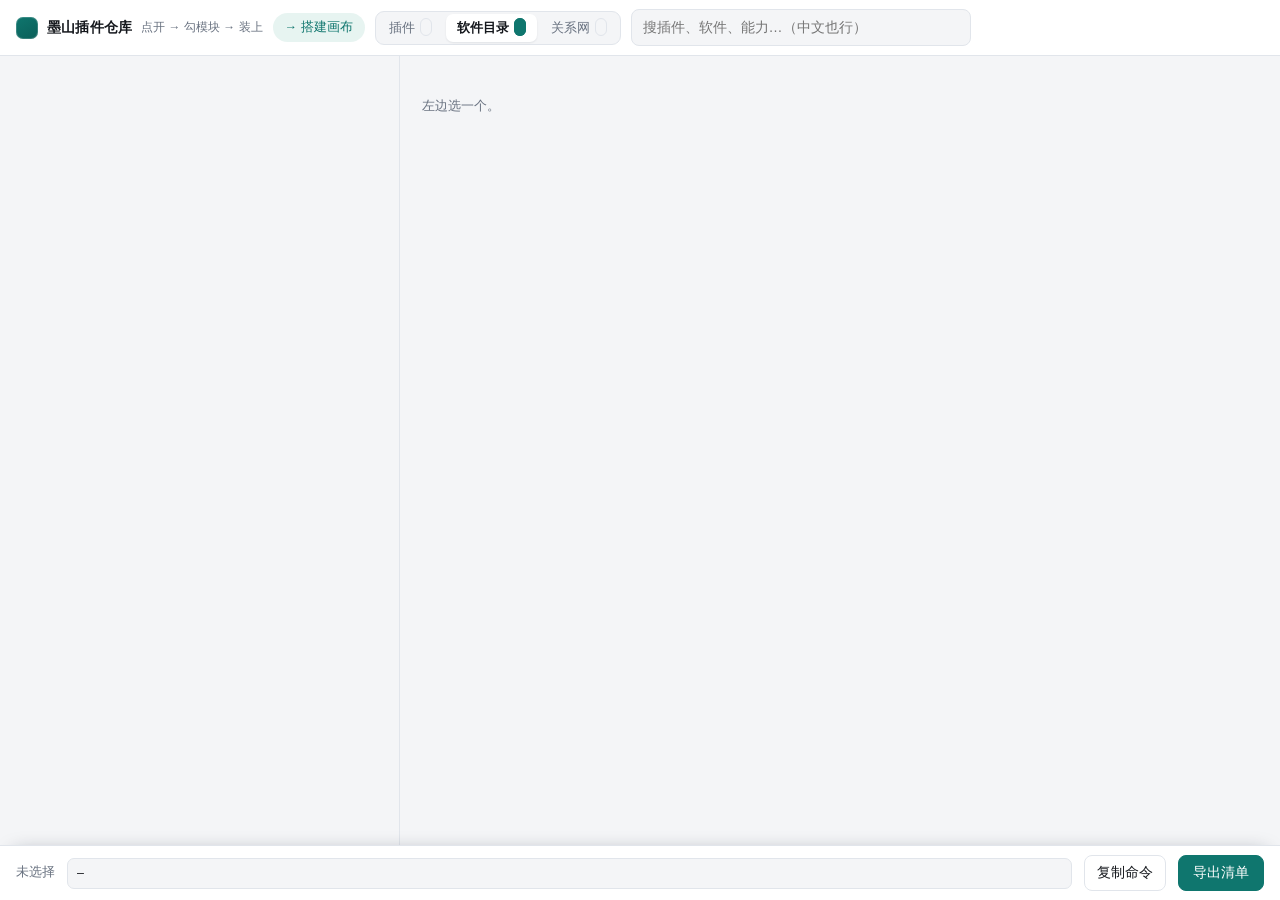
<file: market.template.html>
<!DOCTYPE html>
<html lang="zh-CN">
<head>
<meta charset="utf-8">
<meta name="viewport" content="width=device-width,initial-scale=1">
<title>墨山 · 插件仓库</title>
<style>
  /* ---------- 与画布页同一套令牌：两页是一套东西的两个面 ---------- */
  :root{
    --bg:#f4f5f7; --bg-2:#e9ebef; --panel:#ffffff;
    --ink:#15181d; --ink-2:#39404b; --muted:#697280;
    --line:#e1e5eb; --line-2:#eef1f5;
    --accent:#0f766e; --accent-soft:#e7f4f1; --accent-line:#b9e3dc;
    --warn:#a85a0a; --warn-soft:#fdf4e5; --err:#b42318; --err-soft:#fdeceb;
    --mono:ui-monospace,SFMono-Regular,Menlo,Consolas,monospace;
    --r-lg:14px; --r-md:10px; --r-sm:7px;
    --s1:0 1px 2px rgba(16,24,40,.05);
    --s2:0 2px 4px rgba(16,24,40,.05),0 10px 24px -14px rgba(16,24,40,.28);
    --s3:0 16px 34px -16px rgba(16,24,40,.34),0 2px 6px rgba(16,24,40,.06);
    --shadow:var(--s2);
    --ease:cubic-bezier(.2,.7,.3,1);
  }
  @media (prefers-color-scheme:dark){:root{
    --bg:#0f1115; --bg-2:#171a1f; --panel:#181b20;
    --ink:#e9ebee; --ink-2:#c3c9d2; --muted:#98a1ad;
    --line:#282d35; --line-2:#21252b;
    --accent:#2dd4bf; --accent-soft:#0f2e2b; --accent-line:#1d4a45;
    --warn:#f0b357; --warn-soft:#2e2413; --err:#f07b72; --err-soft:#33191a;
    --s1:0 1px 2px rgba(0,0,0,.5);
    --s2:0 2px 6px rgba(0,0,0,.45),0 12px 28px -16px rgba(0,0,0,.8);
    --s3:0 18px 38px -18px rgba(0,0,0,.9),0 2px 8px rgba(0,0,0,.5);
    --shadow:var(--s2);
  }}
  *{box-sizing:border-box}
  html,body{height:100%}
  body{margin:0;background:var(--bg);color:var(--ink);
    font:14px/1.55 -apple-system,BlinkMacSystemFont,"PingFang SC","Hiragino Sans GB","Microsoft YaHei",sans-serif;
    display:flex;flex-direction:column;overflow:hidden}
  header{display:flex;align-items:center;gap:10px;padding:8px 16px;min-height:56px;
    background:var(--panel);border-bottom:1px solid var(--line);flex-wrap:wrap;row-gap:7px;flex:none}
  .mark{width:22px;height:22px;border-radius:7px;flex:none;
    background:linear-gradient(150deg,var(--accent),#0b5f59);
    box-shadow:inset 0 0 0 1px rgba(255,255,255,.18)}
  @media (prefers-color-scheme:dark){.mark{background:linear-gradient(150deg,#2dd4bf,#0f766e)}}
  .brand{display:flex;align-items:center;gap:9px;font-weight:650;letter-spacing:.2px;white-space:nowrap}
  .brand small{font-weight:400;color:var(--muted);font-size:12px;letter-spacing:0;margin:0}
  a.jump{font-size:12.5px;color:var(--accent);background:var(--accent-soft);border-radius:999px;
    padding:5px 12px;text-decoration:none;white-space:nowrap;transition:.14s var(--ease)}
  a.jump:hover{background:var(--accent-line)}
  .tabs{display:flex;gap:3px;background:var(--bg);border:1px solid var(--line);border-radius:9px;padding:2px}
  .tabs button{border:0;background:transparent;padding:5px 11px;border-radius:7px;font-size:13px;color:var(--muted)}
  .tabs button.on{background:var(--panel);color:var(--ink);box-shadow:0 1px 2px rgba(16,24,40,.08);font-weight:600}
  .tabs button .cnt{font:10.5px/1 var(--mono);color:var(--muted);margin-left:5px;
    background:var(--bg);border:1px solid var(--line);border-radius:20px;padding:2px 5px;vertical-align:1px}
  .tabs button.on .cnt{background:var(--accent);border-color:var(--accent);color:#fff}
  /* 目录列表的分区标题：51 条不分段就没法看 */
  .sec{display:flex;align-items:center;gap:7px;padding:11px 13px 5px;font:11px/1 var(--mono);
    color:var(--muted);letter-spacing:.04em;position:sticky;top:0;
    background:var(--panel);z-index:2;border-bottom:1px solid var(--line-2)}
  .sec:first-child{padding-top:5px}
  .sec b{color:var(--ink);font-weight:600;font-size:11px}
  .sec .ln{flex:1;height:1px;background:var(--line-2)}
  #q{flex:1;min-width:160px;max-width:340px;padding:7px 11px;border:1px solid var(--line);
    border-radius:8px;background:var(--bg);color:var(--ink);font:inherit;outline:none}
  #q:focus{border-color:var(--accent)}
  .stats{display:flex;gap:6px;margin-left:auto}
  .stat{font-size:12px;color:var(--muted);background:var(--bg);border:1px solid var(--line);
    border-radius:999px;padding:3px 10px}
  .stat b{color:var(--ink);font-weight:600}
  main{flex:1;display:flex;min-height:0}
  .list{width:400px;overflow:auto;padding:12px;display:flex;flex-direction:column;gap:8px;
    border-right:1px solid var(--line)}
  .item{background:var(--panel);border:1px solid var(--line);border-radius:10px;padding:10px 12px;
    cursor:pointer;transition:.14s}
  .item:hover{border-color:var(--accent)}
  .item.on{border-color:var(--accent);box-shadow:0 0 0 2px var(--accent-soft)}
  .item .r1{display:flex;align-items:baseline;gap:7px}
  .item .nm{font-weight:640;font-size:13.5px}
  .item .ver{font:11px/1.6 var(--mono);color:var(--muted)}
  .item .sp{flex:1}
  .badge{font:11px/1.5 var(--mono);border-radius:5px;padding:1px 6px;border:1px solid var(--line);
    color:var(--muted);background:var(--bg)}
  .badge.single{color:#0f766e;background:#e6f4f1;border-color:transparent}
  .badge.stack{color:#6d28d9;background:#f1eaff;border-color:transparent}
  .badge.adapter{color:#b45309;background:#fdf3e3;border-color:transparent}
  @media (prefers-color-scheme:dark){
    .badge.single{color:#2dd4bf;background:#12312e}
    .badge.stack{color:#c4b5fd;background:#241d3d}
    .badge.adapter{color:#f0b357;background:#2e2413}
  }
  .item .sum{font-size:12.5px;color:var(--muted);margin-top:3px}
  .item .kw{font:11px/1.5 var(--mono);color:var(--muted);margin-top:5px;opacity:.85}
  /* 标签：与「能力」是两套维度。能力是给蓝图格子用的（media.download），标签是给人筛的（界面 / 前端 / 网络） */
  .tagbar{display:flex;align-items:center;gap:5px;padding:7px 16px;background:var(--panel);
    border-bottom:1px solid var(--line);overflow-x:auto;flex-wrap:wrap}
  .tagbar[hidden]{display:none}
  /* 品类：与标签正交的第二套分类。tag 回答「什么领域」（多个），品类回答「这是哪一种东西」（唯一） */
  .catbar{display:flex;align-items:center;gap:6px;padding:9px 16px;background:var(--bg);
    border-bottom:1px solid var(--line);overflow-x:auto;flex-wrap:wrap}
  .catbar[hidden]{display:none}
  .cchip{font:12px/1.6 inherit;border:1px solid var(--line);background:var(--bg);color:var(--ink);
    border-radius:8px;padding:3px 10px;cursor:pointer;white-space:nowrap;
    display:inline-flex;align-items:center;gap:6px}
  .cchip:hover{border-color:var(--accent);color:var(--accent)}
  .cchip.on{background:var(--accent);border-color:var(--accent);color:#fff}
  .cchip .n{font:10.5px/1 var(--mono);opacity:.65}
  .cchip .lb{font-size:10.5px;color:var(--muted);margin-right:2px}
  .tchip{font:11.5px/1.5 inherit;border:1px solid var(--line);background:var(--bg);color:var(--muted);
    border-radius:999px;padding:2px 9px;cursor:pointer;white-space:nowrap;
    display:inline-flex;align-items:center;gap:5px}
  .tchip:hover{border-color:var(--accent);color:var(--accent)}
  .tchip.on{background:var(--accent);border-color:var(--accent);color:#fff}
  .tchip .n{font:10.5px/1 var(--mono);opacity:.6}
  .tchip.on .n{opacity:.85}
  .tchip.grp{border:0;border-left:1px solid var(--line);border-radius:0;background:transparent;
    cursor:default;padding:2px 6px 2px 9px;margin-left:3px;opacity:.5;font-size:11px}
  .tchip.grp:hover{color:var(--muted)}
  .trow{display:flex;flex-wrap:wrap;gap:4px;margin-top:6px}
  .tag{font:11px/1.5 inherit;border-radius:5px;padding:1px 6px;background:var(--accent-soft);
    color:var(--accent);white-space:nowrap}
  .detail{flex:1;overflow:auto;padding:16px 18px 90px}
  .empty{color:var(--muted);font-size:13px;padding:24px 4px}
  h1{font-size:17px;margin:0 0 2px}
  .sub{color:var(--muted);font-size:12.5px;margin-bottom:12px}
  h2{font-size:12px;letter-spacing:.06em;text-transform:uppercase;color:var(--muted);
    margin:18px 0 8px;font-weight:600}
  .row{display:flex;gap:8px;flex-wrap:wrap;margin-bottom:10px}
  .kv{background:var(--panel);border:1px solid var(--line);border-radius:8px;padding:6px 10px;font-size:12px}
  .kv i{font-style:normal;color:var(--muted)}
  .comp{background:var(--panel);border:1px solid var(--line);border-radius:10px;margin-bottom:8px;overflow:hidden}
  .comp .hd{display:flex;align-items:center;gap:8px;padding:9px 12px;background:var(--bg);
    border-bottom:1px solid var(--line-2)}
  .comp .cid{font-weight:620;font-size:13px}
  .comp .img{font:11px/1.6 var(--mono);color:var(--muted);margin-left:auto;text-align:right;
    max-width:58%;overflow:hidden;text-overflow:ellipsis;white-space:nowrap}
  .comp .bd{padding:6px 12px 9px}
  label.mod{display:flex;align-items:flex-start;gap:8px;padding:5px 0;font-size:12.5px;cursor:pointer}
  label.mod input{margin-top:2px;accent-color:var(--accent)}
  label.mod .cap{font:11px/1.6 var(--mono);color:var(--muted)}
  label.mod .art{margin-left:auto;font:11px/1.6 var(--mono);color:var(--muted);white-space:nowrap}
  label.mod.off .nm2{color:var(--muted)}
  .note{font-size:11.5px;color:var(--muted);padding:2px 0 0 24px}
  /* 能力卡：一张卡内部按阶段分段（① 入库 / ② 检索形态 / ③ 出库） */
  .gsec{display:flex;align-items:center;gap:7px;margin:12px 0 6px;font:11px/1 var(--mono);
    color:var(--muted);letter-spacing:.04em}
  .gsec b{font-size:11px;color:var(--ink);font-weight:600}
  .gsec .ln{flex:1;height:1px;background:var(--line-2)}
  .kmod{background:var(--panel);border:1px solid var(--line);border-radius:10px;padding:9px 12px;margin-bottom:7px}
  .kmod .kh{display:flex;align-items:baseline;gap:8px;flex-wrap:wrap}
  .kmod .kt{font-weight:640;font-size:13px}
  .kmod .kc{font:11px/1.6 var(--mono);color:var(--accent);background:var(--accent-soft);
    border-radius:5px;padding:1px 6px}
  .kmod .kcn{font:11px/1.6 var(--mono);color:var(--muted)}
  .kmod .kn{font-size:11.5px;color:var(--muted);margin-top:3px}
  /* 二级拆解：竖线缩进，一眼看出是「这一环里的几件事」 */
  .parts{margin:7px 0 0 6px;padding-left:10px;border-left:2px solid var(--line-2);display:grid;gap:4px}
  .parts .pt{font-size:11.5px;line-height:1.6}
  .parts .pt i{font-style:normal;font-weight:600;color:var(--ink);margin-right:6px}
  .parts .pt span{color:var(--muted)}
  /* 关系网：共用块、网位置的小chip、二分图容器 */
  .netwrap{background:var(--panel);border:1px solid var(--line);border-radius:10px;padding:8px 10px;
    margin:10px 0 4px;overflow-x:auto}
  .netwrap svg{display:block}
  .nrow{display:flex;align-items:center;gap:6px;flex-wrap:wrap;padding:3px 0}
  .nrow b{font-size:11px;color:var(--muted);font-weight:500;min-width:64px}
  .nchip{display:inline-flex;align-items:center;gap:5px;border:1px solid var(--line);border-radius:999px;
    padding:2px 9px 2px 10px;font-size:12px;cursor:pointer;background:var(--bg)}
  .nchip:hover{border-color:var(--accent);color:var(--accent)}
  .nchip i{font-style:normal;font:10px/1.5 var(--mono);color:var(--muted)}
  .nrel{display:flex;gap:8px;align-items:baseline;padding:4px 0;font-size:12px;
    border-bottom:1px solid var(--line-2);cursor:pointer}
  .nrel:hover .nn{color:var(--accent)}
  .nrel .nn{font-weight:600;min-width:112px}
  .nrel .nr{font:10px/1.7 var(--mono);color:var(--accent);background:var(--accent-soft);border-radius:4px;padding:0 5px}
  .nrel .nd{flex:1;color:var(--muted);font-size:11.5px;line-height:1.5;
    display:-webkit-box;-webkit-line-clamp:2;-webkit-box-orient:vertical;overflow:hidden}
  .item .sh{font:10px/1.6 var(--mono);color:var(--accent);background:var(--accent-soft);
    border-radius:4px;padding:1px 5px;white-space:nowrap}
  .who{display:flex;gap:8px;padding:4px 0;font-size:12px;border-bottom:1px solid var(--line-2);cursor:pointer}
  .who:hover .wn{color:var(--accent)}
  .who .wn{font-weight:600;min-width:110px}
  .who .wm{font:11px/1.7 var(--mono);color:var(--muted);min-width:88px}
  .who .wd{flex:1;color:var(--muted);font-size:11.5px;overflow:hidden;text-overflow:ellipsis;white-space:nowrap}
  .warnbox{background:var(--warn-soft);border:1px solid transparent;color:var(--warn);
    border-radius:8px;padding:8px 11px;font-size:12.5px;margin:10px 0}
  .okbox{background:var(--accent-soft);border-radius:8px;padding:8px 11px;font-size:12.5px;
    color:var(--accent);margin:10px 0}
  footer{position:fixed;left:0;right:0;bottom:0;background:var(--panel);border-top:1px solid var(--line);
    padding:9px 16px;display:flex;align-items:center;gap:12px;box-shadow:0 -6px 20px -14px rgba(16,24,40,.4)}
  footer .sum{font-size:12.5px;color:var(--muted)}
  footer .sum b{color:var(--ink)}
  code.cmd{flex:1;font:11.5px/1.5 var(--mono);background:var(--bg);border:1px solid var(--line);
    border-radius:7px;padding:6px 9px;max-height:54px;overflow:auto;white-space:pre-wrap;
    word-break:break-all}
  button.primary{background:var(--accent);border:1px solid var(--accent);color:#fff;border-radius:8px;
    padding:6px 14px;font:inherit;cursor:pointer}
  button.primary:hover{filter:brightness(1.08)}
  button.ghost{background:var(--panel);border:1px solid var(--line);color:var(--ink);
    border-radius:8px;padding:6px 12px;font:inherit;cursor:pointer}
  button.ghost:hover{border-color:var(--accent);color:var(--accent)}
  @media (max-width:820px){
    header{gap:8px;padding:10px 12px}
    #q{order:9;flex:1 1 100%;max-width:none;min-width:0}
    .tagbar,.catbar{flex-wrap:nowrap;overflow-x:auto;overflow-y:hidden;padding:7px 12px}
    .tagbar::-webkit-scrollbar,.catbar::-webkit-scrollbar{height:4px}
    .tagbar::-webkit-scrollbar-thumb,.catbar::-webkit-scrollbar-thumb{background:var(--line);border-radius:2px}
    .tchip,.cchip{flex:0 0 auto}
    .catbar .lb{display:none}
    main{flex-direction:column}
    .list{width:auto;max-height:44%;border-right:0;border-bottom:1px solid var(--line)}
    .detail{padding:14px 14px 96px}
    footer{gap:8px}
    footer .sum{display:none}
  }
</style>
</head>
<body>
<header>
  <div class="brand"><span class="mark"></span>墨山插件仓库<small>点开 → 勾模块 → 装上</small></div>
  <a class="jump" href="canvas.html" title="还不知道要装什么？去画布摆格子">→ 搭建画布</a>
  <div class="tabs">
    <button data-tab="plugins">插件<span class="cnt"></span></button>
    <button data-tab="catalog" class="on">软件目录<span class="cnt"></span></button>
    <button data-tab="net">关系网<span class="cnt"></span></button>
  </div>
  <input id="q" placeholder="搜插件、软件、能力…（中文也行）">
  <div class="stats" id="stats"></div>
</header>
<div class="catbar" id="catbar" hidden></div>
<div class="tagbar" id="tagbar" hidden></div>
<main>
  <section class="list" id="list"></section>
  <aside class="detail" id="detail"><div class="empty">左边选一个。</div></aside>
</main>
<footer>
  <div class="sum" id="fsum">未选择</div>
  <code class="cmd" id="fcmd">—</code>
  <button class="ghost" id="copy">复制命令</button>
  <button class="primary" id="export">导出清单</button>
</footer>

<script id="registry" type="application/json"><!--REGISTRY_JSON--></script>
<script id="manifests" type="application/json"><!--MANIFESTS_JSON--></script>
<script id="catalog" type="application/json"><!--CATALOG_JSON--></script>
<script>
const REG = JSON.parse(document.getElementById('registry').textContent);
const MFS = JSON.parse(document.getElementById('manifests').textContent);
const CAT = JSON.parse(document.getElementById('catalog').textContent);
const ENTRIES = Object.fromEntries(CAT.entries.map(e=>[e.id,e]));
// 标签词表：条目只存 id，展示名与分组都从词表取，改词表一处即可全站生效
const TV = Object.fromEntries((CAT.tags||[]).map(t=>[t.id,t]));
// 品类词表：第二套分类，条目上只存 id
const CV = Object.fromEntries((CAT.categories||[]).map(c=>[c.id,c]));
// 能力词表：模块 panel 里只写 id，中文名从这里取（kb.rag → 向量 RAG）
const CAV = Object.fromEntries((CAT.capabilities||[]).map(c=>[c.id,c]));
const capCN = id => (CAV[id]||{}).label || id;

/* ---------- 共用关系（网）----------
   三种「共用」各说一件事：
   · 底座 built_on —— 我做在它里面（Electron 里跑着好几个 App）
   · 接口 speaks   —— 我按它的标准跟外面讲话（MCP 被多个客户端说）
   · 同格           —— 我们都供给同一条能力（十个模型都在 ai.model 这一格，互为替代）
   前两种是显式声明的边，第三种从模块自动推出来。 */
const REFS = {};      // entryId(被共用) -> [{id, rel}]  谁指向我
for(const e of CAT.entries){
  for(const b of (e.built_on||[])) (REFS[b] = REFS[b] || []).push({id:e.id, rel:'built-on'});
  for(const b of (e.speaks||[]))   (REFS[b] = REFS[b] || []).push({id:e.id, rel:'speaks'});
}

const NET_BLOCKS = (() => {
  const blocks = [];
  // 显式关系：被指向的条目成为「底座 / 接口」块
  for(const [id, refs] of Object.entries(REFS)){
    const base = ENTRIES[id];
    if(!base) continue;
    const kind = refs.every(r=>r.rel==='speaks') ? 'speaks' : 'built-on';
    blocks.push({key:'e:'+id, id, kind,
      name: base.name || id,
      type: kind==='speaks' ? '接口' : '底座',
      hint: (base.notes||'').slice(0,110),
      users: refs.map(r=>({id:r.id, name:(ENTRIES[r.id]||{}).name||r.id, rel:r.rel, note:((ENTRIES[r.id]||{}).built_on||[]).length ? '' : ''})),
      count: refs.length});
  }
  // 自动关系：同一条能力有多个供给者 → 它们是同一格的候选，天然要并排看
  const prov = {};
  for(const e of CAT.entries) for(const m of e.modules) (prov[m.capability] = prov[m.capability] || new Set()).add(e.id);
  for(const [cap, set] of Object.entries(prov)){
    if(set.size < 2) continue;
    const c = CAV[cap] || {};
    blocks.push({key:'c:'+cap, id:cap, kind:'slot',
      name: c.label || cap,
      type: '同格',
      hint: c.desc || '',
      users: [...set].map(id=>({id, name:(ENTRIES[id]||{}).name||id, rel:'slot'})),
      count: set.size});
  }
  // 底座/接口优先于同格：一个是「同一个人撑起一圈」，一个是「一排同款」，
  // 前者才是网。同类里按被共用次数排，次数相同按名字短——扫得快。
  blocks.sort((a,b)=>{
    const ka = a.kind==='slot'?1:0, kb = b.kind==='slot'?1:0;
    return ka - kb || b.count - a.count || a.name.length - b.name.length;
  });
  return blocks;
})();
const NET_BY_KEY = Object.fromEntries(NET_BLOCKS.map(b=>[b.key,b]));
const REL_CN = {'built-on':'基于', speaks:'说', slot:'同格'};

let tab = 'catalog';   // 目录是主体，插件才 4 个，别让人以为这里只有插件
let q = '';
let activeTag = null;   // 当前筛选的标签 id；null=全部
let activeCat = null;   // 当前筛选的品类 id；null=全部（与标签 AND，互不替代）
let selId = null;
let sel = {};        // { [manifestId]: { [compId]: [moduleId,...] } }  显式勾选，空对象=用默认

const $ = s => document.querySelector(s);
const esc = s => String(s==null?'':s).replace(/[&<>"]/g,c=>({'&':'&amp;','<':'&lt;','>':'&gt;','"':'&quot;'}[c]));
const mb = n => n==null?'':(n>=1024?(n/1024).toFixed(1)+' GB':(Math.round(n*10)/10)+' MB');

/* ---------- 模块选择：显式即准，绝不偷偷补回 ---------- */
function modsOf(mf, compId){
  const entry = ENTRIES[compId];
  if(!entry) return [];
  const explicit = (sel[mf.id]||{})[compId];
  let chosen = explicit
    ? entry.modules.filter(m=>explicit.includes(m.id))
    : entry.modules.filter(m=>m.default!==false);
  // requires 闭包：依赖的能力若本组件内有模块供给，必须一并打开（与 CLI 同规则）
  const got = new Set(chosen.map(m=>m.capability));
  for(const m of [...chosen]){
    for(const cap of (m.requires||[])){
      if(got.has(cap)) continue;
      const p = entry.modules.find(x=>x.capability===cap);
      if(p){ chosen.push(p); got.add(cap); }
    }
  }
  return [...new Set(chosen)];
}

/* ---------- 下载集 ---------- */
function downloadsOf(mf){
  const items = [];
  const seen = new Set();
  for(const c of (mf.components||[])){
    const entry = ENTRIES[c.id];
    if(!entry) continue;
    const mods = modsOf(mf, c.id);
    let base=null;
    for(const m of mods){
      const a = m.artifact || {kind:'none'};
      if(a.kind==='image') base = {ref:a.ref, size:a.size_mb};
      else if(a.kind==='asset') items.push({c:c.id, kind:'asset', ref:(a.repo||'')+' '+(a.match||''), size:a.size_mb});
      else if(a.kind==='package') items.push({c:c.id, kind:'package', ref:(a.name||'')+(a.extra?'['+a.extra+']':''), size:a.size_mb});
      else if(a.kind==='build') items.push({c:c.id, kind:'build', ref:a.context, size:a.size_mb});
    }
    let ref=null, size=null;
    const vmod = mods.map(m=>m.artifact||{}).find(a=>a.variant);
    if(vmod && base){
      // 变体镜像替换基础镜像，只算一份体积（与 CLI 同规则）
      const parts = base.ref.split(':');
      const tag = parts.pop();
      ref = parts.join(':')+':'+tag+'-'+vmod.variant;
      size = vmod.size_mb || base.size;
    } else if(base){ ref=base.ref; size=base.size; }
    if(ref && !seen.has(ref)){ seen.add(ref); items.push({c:c.id, kind:'image', ref, size}); }
  }
  return items;
}

function imageOf(mf, compId){
  const entry = ENTRIES[compId];
  if(!entry || entry.kind!=='container') return null;
  const mods = modsOf(mf, compId);
  const base = entry.modules.map(m=>m.artifact||{}).find(a=>a.kind==='image');
  if(!base) return null;
  const v = mods.map(m=>m.artifact||{}).find(a=>a.variant);
  if(!v) return base.ref;
  const [repo,tag] = base.ref.split(/:(?=[^:]*$)/);
  return repo+':'+tag+'-'+v.variant;
}

function useString(mf){
  const parts=[];
  for(const c of (mf.components||[])){
    if(!ENTRIES[c.id]) continue;
    const mods = modsOf(mf, c.id).map(m=>m.id);
    if(mods.length) parts.push(c.id+':'+mods.join(','));
  }
  return parts.join(';');
}

/* ---------- 渲染 ---------- */
function match(hay, needle){
  hay = hay.toLowerCase(); needle = needle.toLowerCase();
  if(hay.includes(needle)) return true;
  // 逐字兜底只对中文生效：让「媒体」能命中「影视媒体库」。
  // 英文不能这么干——"tailscale" 的 t/a/s/e 几乎每行都有，一兜底就全量命中。
  if (!/[\u4e00-\u9fa5]/.test(needle)) return false;
  return [...needle].every(ch=>hay.includes(ch));
}

const KIND_CN = {container:'容器', process:'进程', binary:'二进制', existing:'只登记'};
const kindCN = k => KIND_CN[k] || k;
const licenseKind = e => /专有/.test(e.license||'') ? 'closed' : (/未声明/.test(e.license||'') ? 'unclear' : 'open');
const isClosed = e => licenseKind(e) !== 'open';
// 列表副行只放得下一小段许可名：取括号前的部分，超长截断
const licShort = e => {
  const t = (e.license||'').split(/[（(]/)[0].trim();
  return t.length > 20 ? t.slice(0, 19) + '…' : (t || '许可未写');
};

function tagChip(id){
  const t = TV[id];
  if(!t) return '<span class="tag">'+esc(id)+'</span>';
  return '<span class="tag" title="'+esc(t.desc||'')+'">'+esc(t.label)+'</span>';
}
function tagRow(it, inline){
  const ts = (it && it.tags) || [];
  if(!ts.length) return '';
  return '<div class="trow"'+(inline?' style="margin:-4px 0 10px"':'')+'>'+ts.map(tagChip).join('')+'</div>';
}
function tagText(it){
  return ((it&&it.tags)||[]).map(t=>(TV[t]||{}).label||t).join(' ');
}

// 品类栏：只在目录页出现。插件页所有插件都是 agent-plugin，摆一行只有一项的筛选没意义
function renderCatbar(){
  const bar = $('#catbar');
  if(tab!=='catalog' || !(CAT.categories||[]).length){ bar.hidden = true; return; }
  bar.hidden = false;
  const base = CAT.entries.filter(e=>!q || matchEntry(e, q));
  const cnt = {};
  for(const e of base) cnt[e.category] = (cnt[e.category]||0)+1;
  let h = '<button class="cchip'+(activeCat?'':' on')+'" data-cat="">全部品类<span class="n">'+base.length+'</span></button>';
  for(const c of CAT.categories){
    const n = cnt[c.id]||0;
    if(!n) continue;                   // 空品类不上栏（搜索时某类可能整段消失）
    h += '<button class="cchip'+(activeCat===c.id?' on':'')+'" data-cat="'+esc(c.id)+
         '" title="'+esc(c.hint||'')+'">'+esc(c.label)+'<span class="n">'+n+'</span></button>';
  }
  // 命中的总数旁边给一句解释，说清这套分类和标签不是一回事
  h += '<span class="lb" style="margin-left:4px">品类 · 一种东西只能是一类</span>';
  bar.innerHTML = h;
  bar.querySelectorAll('[data-cat]').forEach(el=>{
    el.onclick = () => { activeCat = el.dataset.cat || null; renderAll(); };
  });
}

function renderTagbar(){
  const bar = $('#tagbar');
  if(tab==='net'){ bar.hidden = true; return; }   // 网里没有标签这个维度，别摆一排点了没反应的筛子
  const items = tab==='plugins' ? REG.plugins : CAT.entries;
  // 两个页签共用一套词表与筛选状态：切过去看「协议」下有哪些插件，是同一件事
  if(!items.some(it=>(it.tags||[]).length)){ bar.hidden = true; return; }
  bar.hidden = false;
  const cnt = {};
  for(const e of items) for(const t of (e.tags||[])) cnt[t] = (cnt[t]||0)+1;
  let h = '<button class="tchip'+(activeTag?'':' on')+'" data-tag="">全部标签<span class="n">'+items.length+'</span></button>';
  let grp = null;
  for(const t of (CAT.tags||[])){
    const n = cnt[t.id]||0;
    if(!n) continue;                        // 空标签不上栏，免得点了白屏
    if(t.group!==grp){ h += '<span class="tchip grp">'+esc(t.group)+'</span>'; grp = t.group; }
    h += '<button class="tchip'+(activeTag===t.id?' on':'')+'" data-tag="'+esc(t.id)+
         '" title="'+esc(t.desc||'')+'">'+esc(t.label)+'<span class="n">'+n+'</span></button>';
  }
  bar.innerHTML = h;
  bar.querySelectorAll('[data-tag]').forEach(el=>{
    el.onclick = () => { activeTag = el.dataset.tag || null; renderAll(); };
  });
}

function renderStats(){
  const caps = CAT.capabilities.length;
  const mods = CAT.entries.reduce((n,e)=>n+e.modules.length,0);
  $('#stats').innerHTML =
    '<div class="stat">商店 <b>'+REG.plugins.length+'</b></div>' +
    '<div class="stat">条目 <b>'+CAT.entries.length+'</b></div>' +
    '<div class="stat">模块 <b>'+mods+'</b></div>' +
    '<div class="stat">能力 <b>'+caps+'</b></div>';
}

// 品类取值：插件存在 catalog_category（它的 category 是给自己看的中文短分类），目录条目直接用 category
const catOf = x => x.catalog_category || x.category || 'agent-plugin';

// 搜索要能命中文案深处：模块的中文能力名（搜「向量」找到所有 RAG 条目）、阶段名、二级拆解的每一行
const moduleText = m => [capCN(m.capability), m.capability, m.label||'', m.group||'',
  ((m.artifact||{}).note||''), m.note||'',
  (m.parts||[]).map(p=>p.label+' '+(p.note||'')).join(' ')].join(' ');

function matchEntry(e, needle){
  return match([e.id, e.name, (e.repo||''), e.kind, e.category||'', e.tier||'', (e.license||''), tagText(e),
    e.modules.map(moduleText).join(' '),
    (e.notes||''), ((CV[e.category]||{}).label||'')].join(' '), needle);
}

function renderList(){
  const list = $('#list');
  if(tab==='net'){
    const rows = NET_BLOCKS.filter(b=>!q ||
      match([b.name, b.id, b.hint||'', b.users.map(u=>u.name).join(' ')].join(' '), q));
    if(rows.length && !rows.some(b=>b.key===selId)) selId = rows[0].key;
    const KB = {speaks:'接口', 'built-on':'底座', slot:'同格'};
    list.innerHTML = rows.length ? rows.map(b=>
      '<div class="item '+(selId===b.key?'on':'')+'" data-key="'+esc(b.key)+'">'+
        '<div class="r1"><span class="nm">'+esc(b.name)+'</span><span class="sp"></span>'+
        '<span class="badge">'+esc(KB[b.kind])+'</span></div>'+
        '<div class="sum">'+b.count+' 个条目共用'+(b.kind==='slot'?' · 择一，不是叠加':'')+'</div>'+
        (b.hint?'<div class="kw">'+esc(b.hint)+'</div>':'')+
      '</div>').join('') : '<div class="empty">没有匹配的共用块。</div>';
    list.querySelectorAll('.item').forEach(el=>el.onclick=()=>{ selId=el.dataset.key; renderAll(); });
    return;
  }
  if(tab==='plugins'){
    const rows = REG.plugins
      .filter(p=>!activeTag || (p.tags||[]).includes(activeTag))
      .filter(p=>!activeCat || catOf(p)===activeCat)
      .filter(p=>!q || match([p.id,p.name,p.summary,(p.keywords||[]).join(' '),(p.aliases||[]).join(' '),p.category||'',tagText(p)].join(' '), q));
    // 筛掉当前选中项时，右栏不能还挂着列表里看不到的东西
    if(rows.length && !rows.some(p=>p.id===selId)) selId = rows[0].id;
    list.innerHTML = rows.length ? rows.map(p=>
      '<div class="item '+(selId===p.id?'on':'')+'" data-id="'+p.id+'">'+
        '<div class="r1"><span class="nm">'+esc(p.name)+'</span>'+
        '<span class="ver">'+esc(p.version)+'</span><span class="sp"></span>'+
        '<span class="badge '+esc(p.kind)+'">'+esc(p.kind)+'</span></div>'+
        '<div class="sum">'+esc(p.summary||'')+'</div>'+
        tagRow(p)+
        ((p.keywords||[]).length?'<div class="kw">'+esc(p.keywords.join(' · '))+'</div>':'')+
      '</div>').join('') : '<div class="empty">'+(activeTag||activeCat?'当前筛选下没有插件，点「全部」看看。':'没有匹配的插件。')+'</div>';
  } else {
    const rows = CAT.entries
      .filter(e=>!activeTag || (e.tags||[]).includes(activeTag))
      .filter(e=>!activeCat || e.category===activeCat)
      .filter(e=>!q || matchEntry(e, q));
    // 分段顺序决定「第一条」是谁：按品类顺序 + 段内能装优先排一遍，默认选中取它
    const ordered = [];
    for(const c of (CAT.categories||[]))
      ordered.push(...rows.filter(x=>x.category===c.id)
        .sort((a,b)=>(a.kind==='existing'?1:0)-(b.kind==='existing'?1:0)));
    if(ordered.length && !ordered.some(e=>e.id===selId)) selId = ordered[0].id;
    const itemHTML = e=>{
      const def = e.modules.filter(m=>m.default!==false).reduce((n,m)=>n+((m.artifact||{}).size_mb||0),0);
      const isRef = e.kind==='existing';
      const isCard = e.category==='component';
      const isHw = e.category==='hardware';   // 硬件：只登记型号与取舍，采购不在这里发生
      const shapes = e.modules.filter(m=>/形态/.test(m.group||'')).length;
      const shared = (REFS[e.id]||[]).length;   // 有几个条目挂在它身上（共用同一套底座/接口）
      const sum = isCard
        ? e.modules.length+' 段环节 · '+(shapes?shapes+' 种形态 · ':'')+'只登记'
        : (isHw ? esc(e.modules.map(m=>m.label||m.id).join(' · '))
        : (isRef?esc(licShort(e))+' · 只登记，不下载':e.modules.length+' 个模块已拆解 · 默认下载 '+mb(def)));
      return '<div class="item '+(selId===e.id?'on':'')+'" data-id="'+esc(e.id)+'">'+
        '<div class="r1"><span class="nm">'+esc(e.name)+'</span><span class="sp"></span>'+
        (shared>1?'<span class="sh">共用 '+shared+'</span>':'')+
        '<span class="badge">'+esc(isCard?'能力卡':(isHw?'硬件':kindCN(e.kind)))+'</span></div>'+
        '<div class="sum">'+sum+'</div>'+
        tagRow(e)+
        (isRef?'':'<div class="kw">'+esc(e.modules.map(m=>m.capability).join(' · '))+'</div>')+
        '</div>';
    };
    // 按品类分段：段内能装的排前面，「它是什么」比「怎么拿到」更需要先回答
    let out = '';
    for(const c of (CAT.categories||[])){
      const grp = rows.filter(x=>x.category===c.id)
        .sort((a,b)=>(a.kind==='existing'?1:0)-(b.kind==='existing'?1:0));
      if(!grp.length) continue;
      out += '<div class="sec"><b>'+esc(c.label)+'</b><span>'+grp.length+'</span>'+
             '<span class="ln"></span><span style="text-transform:none;letter-spacing:0">'+esc(c.hint||'')+'</span></div>';
      out += grp.map(itemHTML).join('');
    }
    list.innerHTML = rows.length ? out : '<div class="empty">'+(activeTag||activeCat?'当前筛选下没有软件，点「全部」看看。':'没有匹配的软件。')+'</div>';
  }
  list.querySelectorAll('.item').forEach(el=>el.onclick=()=>{ selId=el.dataset.id; renderAll(); });
}

function renderPlugin(p){
  const mf = MFS[p.id];
  if(!mf) return '<h1>'+esc(p.name)+'</h1><div class="warnbox">索引里有这个插件，但本机找不到它的清单文件（manifest: '+esc(p.manifest||'—')+'）。</div>';
  const items = downloadsOf(mf);
  const total = items.reduce((n,i)=>n+(i.size||0),0);
  const selCount = Object.values(sel[mf.id]||{}).reduce((n,a)=>n+a.length,0);

  let html = '<h1>'+esc(mf.name)+' <span class="ver" style="font-size:12px">'+esc(mf.version)+'</span></h1>'+
    '<div class="sub">'+esc(mf.summary||'')+'</div>'+
    tagRow(p, true)+
    '<div class="row">'+
      '<div class="kv"><i>形态</i> '+esc(mf.kind)+'</div>'+
      '<div class="kv"><i>清单</i> '+esc(p.manifest||'')+'</div>'+
      '<div class="kv"><i>下载</i> <b>'+mb(total)+'</b></div>'+
      '<div class="kv"><i>权限</i> '+esc((mf.permissions||[]).join(', ')||'—')+'</div>'+
    '</div>';

  html += '<h2>组件与模块（勾掉的不下载）</h2>';
  for(const c of (mf.components||[])){
    const entry = ENTRIES[c.id];
    if(!entry){
      html += '<div class="comp"><div class="hd"><span class="cid">'+esc(c.id)+'</span>'+
        '<span class="badge">自带胶水</span><span class="img">'+esc((c.runtime||{}).entry||'—')+'</span></div>'+
        '<div class="bd"><div class="note" style="padding:0">目录里没有拆解，协议只生成骨架与探活，逻辑要你自己写。</div></div></div>';
      continue;
    }
    const chosen = modsOf(mf, c.id);
    const ids = chosen.map(m=>m.id);
    html += '<div class="comp"><div class="hd"><span class="cid">'+esc(entry.name)+'</span>'+
      '<span class="badge">'+esc(entry.kind)+'</span>'+
      '<span class="img">'+esc(imageOf(mf,c.id)||(c.runtime||{}).entry||entry.id)+'</span></div><div class="bd">';
    for(const m of entry.modules){
      const on = ids.includes(m.id);
      const a = m.artifact||{kind:'none'};
      const tag = a.kind==='none' ? (a.variant?('换 '+a.variant+' 变体'):'无需下载') : (a.kind+' · '+mb(a.size_mb));
      html += '<label class="mod '+(on?'':'off')+'">'+
        '<input type="checkbox" data-comp="'+esc(c.id)+'" data-mod="'+esc(m.id)+'" '+(on?'checked':'')+'>'+
        '<span><span class="nm2">'+esc(m.label||m.id)+'</span> '+
        '<span class="cap">'+esc(m.capability)+'</span>'+
        (m.note?'<div class="note">'+esc(m.note)+'</div>':'')+'</span>'+
        '<span class="art">'+esc(tag)+'</span></label>';
    }
    html += '</div></div>';
  }

  html += '<h2>要下载什么</h2>';
  if(!items.length) html += '<div class="okbox">无需下载：全部是同一制品内的开关。</div>';
  else {
    html += '<div class="comp"><div class="bd">';
    for(const i of items){
      html += '<div style="display:flex;gap:8px;font:12px/1.9 var(--mono);padding:2px 0">'+
        '<span style="color:var(--muted);min-width:78px">'+esc(i.c)+'</span>'+
        '<span style="flex:1;overflow:hidden;text-overflow:ellipsis;white-space:nowrap">'+esc(i.ref)+'</span>'+
        '<span style="color:var(--muted)">'+mb(i.size)+'</span></div>';
    }
    html += '<div style="border-top:1px solid var(--line-2);margin-top:6px;padding-top:6px;font-size:12.5px">合计 <b>'+mb(total)+'</b></div>';
    html += '</div></div>';
  }

  if(selCount) html += '<div class="okbox">你手动改过模块（'+selCount+' 个勾选），这就是定向模式：不做推荐，按你选的算。</div>';
  html += '<h2>连线</h2><div class="comp"><div class="bd">'+
    (mf.wires||[]).map(w=>'<div style="font-size:12px;padding:3px 0">'+
      '<span class="badge">'+(w.carrier==='volume'?'共享卷':'环境变量')+'</span> '+
      esc(w.from.component)+' → '+esc(w.to.component)+
      (w.to.env?' <span style="font:11px var(--mono);color:var(--muted)">'+esc(w.to.env)+'</span>':'')+
      '<div class="note" style="padding-left:0">'+esc(w.note||'')+'</div></div>').join('')+
    '</div></div>';
  return html;
}

// 「重排与注入」和词表里的「重排注入」是一回事，别在同一行写两遍
const sameWord = (a, b) => a === b || a.replace(/[与和]/g, '') === b.replace(/[与和]/g, '');

// 共用关系的二分图：中间一个块，右边竖排所有共用它的条目，连线连过去。
// 没做成力导向——这张网的用途是「看清谁跟谁共用」，不是看形状，竖排最不容易糊。
function netSvg(block){
  const us = block.users;
  const rowH = 34, padTop = 16, W = 660;
  const H = Math.max(150, padTop*2 + us.length*rowH);
  const cx = 132, cy = H/2, r0 = 40;          // 中心块
  const nx = 400, nr = 9;                      // 右侧节点
  const stroke = block.kind==='speaks' ? 'var(--accent)' : (block.kind==='slot' ? 'var(--line)' : 'var(--accent)');
  let g = '<svg viewBox="0 0 '+W+' '+H+'" width="'+W+'" height="'+H+'" style="height:auto">';
  us.forEach((u,i)=>{
    const y = padTop + rowH*i + rowH/2;
    // 连线先画，压在节点下面
    g += '<path d="M '+(cx+r0)+' '+cy+' C '+(cx+r0+70)+' '+cy+', '+(nx-70)+' '+y+', '+(nx-nr)+' '+y+
         '" fill="none" stroke="'+stroke+'" stroke-width="1.1" opacity="0.45"/>';
  });
  g += '<circle cx="'+cx+'" cy="'+cy+'" r="'+r0+'" fill="var(--accent-soft)" stroke="var(--accent)" stroke-width="1.2"/>';
  // 圆里放不下长名字：4 字一行、最多两行，超出用省略号（完整名在标题上）
  const cs = [...block.name];
  const nm = cs.length <= 4 ? [block.name] : [cs.slice(0,4).join(''), cs.slice(4,7).join('') + (cs.length>7?'…':'')];
  g += '<text x="'+cx+'" y="'+(cy - (nm.length-1)*7 + 4)+'" text-anchor="middle" font-size="12" font-weight="600" fill="var(--ink)">'+
       nm.map((t,i)=>'<tspan x="'+cx+'" dy="'+(i?14:0)+'">'+esc(t)+'</tspan>').join('')+'</text>';
  us.forEach((u,i)=>{
    const y = padTop + rowH*i + rowH/2;
    g += '<circle cx="'+nx+'" cy="'+y+'" r="'+nr+'" fill="var(--panel)" stroke="var(--accent)" stroke-width="1.2"/>';
    g += '<text x="'+(nx+nr+8)+'" y="'+(y+4)+'" font-size="12" fill="var(--ink)">'+esc(u.name)+'</text>';
    if(block.kind!=='slot')
      g += '<text x="'+(W-14)+'" y="'+(y+4)+'" text-anchor="end" font-size="10.5" fill="var(--muted)">'+esc(REL_CN[u.rel]||u.rel)+'</text>';
  });
  g += '</svg>';
  return g;
}

// 条目详情里的「网位置」：上游（我基于谁）+ 下游（谁基于我）
function netPos(e){
  const up = [];
  for(const b of (e.built_on||[])) up.push('<span class="nchip" data-goto="'+esc(b)+'">'+esc((ENTRIES[b]||{}).name||b)+'<i>基于</i></span>');
  for(const b of (e.speaks||[])) up.push('<span class="nchip" data-goto="'+esc(b)+'">'+esc((ENTRIES[b]||{}).name||b)+'<i>说</i></span>');
  const down = (REFS[e.id]||[]).map(r=>{
    const nm = (ENTRIES[r.id]||{}).name || r.id;
    return '<span class="nchip" data-goto="'+esc(r.id)+'">'+esc(nm)+'<i>'+esc(REL_CN[r.rel]||r.rel)+'</i></span>';
  });
  if(!up.length && !down.length) return '';
  return '<h2>它在网里的位置</h2><div class="comp"><div class="bd">'+
    (up.length?'<div class="nrow"><b>站在谁肩上</b>'+up.join('')+'</div>':'')+
    (down.length?'<div class="nrow"><b>谁共用它</b>'+down.join('')+'</div>':'')+
    (down.length>1?'<div class="kn" style="padding:0">这 '+down.length+' 个条目共用同一套东西——改一处（换内核、换协议版本）会同时影响它们。</div>':'')+
    '</div></div>';
}

// 关系网页签的右栏
function renderNet(b){
  if(!b) return '<div class="empty">左边选一块。'+
    '这里按「共用」排：同一个底座、同一套接口、同一条能力位，被哪些东西同时占着。</div>';
  const isEntry = b.kind!=='slot';
  const typeCN = b.kind==='speaks' ? '接口 · 多个条目按它通话' : (b.kind==='slot' ? '同一条能力位 · 互为替代' : '技术底座 · 建立在它上面');
  let html = '<h1>'+esc(b.name)+'</h1>'+
    '<div class="sub">'+esc(typeCN)+' · '+b.count+' 个条目'+(isEntry?' · 点圆点或行跳到条目详情':'')+'</div>'+
    '<div class="netwrap">'+netSvg(b)+'</div>'+
    '<h2>谁共用它</h2><div class="comp"><div class="bd">'+
      b.users.map(u=>'<div class="nrel" data-goto="'+esc(u.id)+'">'+
        '<span class="nn">'+esc(u.name)+'</span>'+
        '<span class="nr">'+esc(REL_CN[u.rel]||u.rel)+'</span>'+
        '<span class="nd">'+esc(((ENTRIES[u.id]||{}).notes||'').slice(0,78))+'</span></div>').join('')+
    '</div></div>';
  if(b.kind!=='slot'){
    const base = ENTRIES[b.id] || {};
    html += '<h2>这一块本身</h2><div class="comp"><div class="bd"><div class="note" style="padding:0">'+
      esc(base.notes||'')+'</div></div></div>'+
      '<div style="margin:10px 0 0"><button class="ghost" data-goto="'+esc(b.id)+'">看它的拆解 →</button></div>';
  } else {
    const c = CAV[b.id] || {};
    html += '<h2>这一格是什么意思</h2><div class="comp"><div class="bd"><div class="note" style="padding:0">'+
      esc((c.desc||'') + '　能力 id：' + b.id + '。同格的意思是「择一即可」——它们互相替代，选哪个看规模与运维成本，不是叠加。')+
      '</div></div></div>';
  }
  return html;
}

// 一张卡内部：按阶段分组，模块带中文能力名与二级拆解（parts）
function moduleCards(e){
  let out = '', g = null;
  for(const m of e.modules){
    if(m.group && m.group!==g){ g = m.group;
      out += '<div class="gsec"><b>'+esc(g)+'</b><span class="ln"></span></div>'; }
    const a = m.artifact||{};
    out += '<div class="kmod">'+
      '<div class="kh"><span class="kt">'+esc(m.label||m.id)+'</span>'+
        (sameWord(capCN(m.capability), m.label||m.id)
          ? '' : '<span class="kc">'+esc(capCN(m.capability))+'</span>')+
        '<span class="kcn">'+esc(m.capability)+'</span>'+
        '<span style="flex:1"></span>'+
        '<span class="badge">'+esc(a.kind && a.kind!=='none' ? '需下载' : '不单独下载')+'</span>'+
      '</div>'+
      (m.note?'<div class="kn">'+esc(m.note)+'</div>':'')+
      ((m.parts||[]).length
        ? '<div class="parts">'+m.parts.map(p=>'<div class="pt"><i>'+esc(p.label)+'</i>'+
            (p.note?'<span>'+esc(p.note)+'</span>':'')+'</div>').join('')+'</div>'
        : '')+
      '</div>';
  }
  return out;
}

// 能力卡独有：反查目录里谁挂在这些环节上。卡片独立存在的意义就在这一段——
// 不是「某个 App 有知识库」，而是「这一环有谁在做、换得掉吗」。
function whoMakes(e){
  const order = [...new Set(e.modules.map(m=>m.capability))];
  let total = 0, body = '';
  for(const cap of order){
    const rows = [];
    for(const o of CAT.entries){
      if(o.id===e.id) continue;
      for(const m of o.modules) if(m.capability===cap) rows.push({o, m});
    }
    if(!rows.length) continue;
    total += rows.length;
    body += '<div class="gsec" style="margin:10px 0 4px"><b>'+esc(capCN(cap))+'</b><span class="ln"></span>'+
            '<span style="text-transform:none;letter-spacing:0">'+rows.length+' 处</span></div>';
    body += rows.map(r=>'<div class="who" data-goto="'+esc(r.o.id)+'" title="'+esc(r.o.name)+'">'+
        '<span class="wn">'+esc(r.o.name)+'</span>'+
        '<span class="wm">'+esc(r.m.label||r.m.id)+'</span>'+
        '<span class="wd">'+esc(r.m.note||(r.m.artifact||{}).note||'')+'</span>'+
      '</div>').join('');
  }
  if(!total) return '<h2>谁在做这件事</h2><div class="comp"><div class="bd"><div class="note" style="padding:0">'+
    '目录里还没有条目挂到这些环节上。把某个实现（比如一个向量库）录进来、在模块上声明对应能力，它就会出现在这里。</div></div></div>';
  return '<h2>谁在做这件事（'+total+' 处）</h2>'+
    '<div style="font-size:11.5px;color:var(--muted);margin:-4px 0 8px">下面这些条目的模块，挂在这张卡的某个环节上。点一行跳过去看它的拆解。</div>'+
    '<div class="comp"><div class="bd">'+body+'</div></div>';
}

function renderEntry(e){
  // 只登记条目（技术基座 / 协议 / 闭源软件 / 能力卡）：没有制品，不参与下载集，详情页换一套说法
  if(e.kind==='existing'){
    const isCard = e.category==='component';
    const isHw = e.category==='hardware';   // 硬件：只登记取舍与坑，采购不在这里发生
    const caps = e.modules.map(m=>m.capability).filter(Boolean);
    const links = [];
    if(e.repo) links.push('<a href="https://github.com/'+esc(e.repo)+'" target="_blank" rel="noopener">'+esc('github.com/'+e.repo)+'</a>');
    if(e.homepage && !/^https?:\/\/(www\.)?github\.com\//.test(e.homepage))
      links.push('<a href="'+esc(e.homepage)+'" target="_blank" rel="noopener">'+esc(e.homepage)+'</a>');
    const shape = isCard ? '能力卡 · 不下载'
      : (isHw ? '硬件 · 只登记'
      : ({closed:'闭源 · 只登记',unclear:'许可未明 · 只登记'}[licenseKind(e)] || '只登记'));
    const box = isCard
      ? '这是一张能力卡，没有代码可下载。它把各家 App 里同名的那张「'+esc(e.name)+'」拎出来单独立档：'
        +'先分清形态（同一个名字底下可能是向量 RAG、关键词、图谱，也可能根本不建索引），再把内部环节逐段拆开——'
        +'每一段的「可选实现」都是能单独换掉的一层。'
      : isHw
      ? '硬件不进下载集：这里只登记它在这套体系里补哪一段、挑的时候看什么、坑在哪。买哪一款自己定，'
        +'装好通电之后它才成为一台节点、一块面板或一个盘位——目录不报价、不带链接，因为型号与价格比软件变得快得多。'
      : ({closed:'闭源软件，只登记链接与介绍：不下载、不安装、不进下载集，也不替你装。要用按下面的地址自己取。',
          unclear:'上游没有声明许可，因此只登记链接与介绍：不下载、不安装。复用它的内容前请先确认授权。'}
         [licenseKind(e)] || '只登记链接与介绍：不下载、不安装、不进下载集。要用就按下面的地址自己装——'
          +'目录在这里的作用是「先知道有这个东西、它解决哪一段」，不是「点一下就装上」。');
    return '<h1>'+esc(e.name)+'</h1>'+
      '<div class="sub">'+esc(e.repo||'')+(e.repo?' · ':'')+esc(e.license||'')+' · '+(e.tier||'community')+'</div>'+
    tagRow(e, true)+
      '<div class="row">'+
        '<div class="kv"><i>形态</i> '+shape+'</div>'+
        (isHw ? '<div class="kv"><i>类型</i> 硬件（自购）</div>'
              : '<div class="kv"><i>环节</i> '+e.modules.length+' 段</div>')+
        '<div class="kv"><i>能力</i> '+esc(caps.length<=3 ? (caps.join(' · ')||'—') : caps.length+' 条')+'</div>'+
        '<div class="kv"><i>'+(isHw?'采购':'下载')+'</i> <b>'+(isHw?'自己买':'无')+'</b></div>'+
      '</div>'+
      '<div class="okbox">'+box+'</div>'+
      '<h2>为什么收在这里</h2><div class="comp"><div class="bd"><div class="note" style="padding:0">'+esc(e.notes||'')+'</div></div></div>'+
      (e.modules.length>1
        ? '<h2>拆解（'+e.modules.length+' 段能力）</h2>'+moduleCards(e)
        : (isHw && e.modules.length ? '<h2>挑的时候看什么</h2>'+moduleCards(e) : ''))+
      (isCard ? whoMakes(e) : '')+netPos(e)+
      '<h2>来源与链接</h2><div class="comp"><div class="bd"><div class="note" style="padding:0">'+
        (links.length ? links.join(' · ')
          : (isHw ? esc(e.name)+'：硬件没有上游仓库，也不登记商家链接——型号、批次与价格随市，按上面的要点自己比。'
                  : esc(e.name)+'：未找到可登记的上游地址'))+
      '</div></div></div>';
  }
  const def = e.modules.filter(m=>m.default!==false);
  const defSize = def.reduce((n,m)=>n+((m.artifact||{}).size_mb||0),0);
  // 变体模块是「替换镜像」而非「叠加」，全模块体积按替换算，避免虚高
  const vmod = e.modules.find(m=>(m.artifact||{}).variant);
  const rest = e.modules.filter(m=>m.default!==false && m!==vmod)
    .reduce((n,m)=>n+((m.artifact||{}).size_mb||0),0);
  const all = vmod ? Math.max(rest, (vmod.artifact||{}).size_mb||0) : defSize;
  let html = '<h1>'+esc(e.name)+'</h1>'+
    '<div class="sub">'+esc(e.repo||'')+' · '+esc(e.license||'')+' · '+(e.tier||'community')+'</div>'+
    tagRow(e, true)+
    '<div class="row">'+
      '<div class="kv"><i>形态</i> '+esc(kindCN(e.kind))+'</div>'+
      '<div class="kv"><i>默认下载</i> <b>'+mb(defSize)+'</b></div>'+
      '<div class="kv"><i>全模块</i> '+mb(all)+'</div>'+
      '<div class="kv"><i>内存</i> '+((e.cost||{}).ram_mb||'?')+' MB</div>'+
    '</div>'+
    '<div class="okbox">拆解已完成，制品未下载。勾到组合里才会算进下载集——这就是「需要的话再下载」。</div>'+
    '<h2>模块拆解</h2><div class="comp"><div class="bd">';
  for(const m of e.modules){
    const a = m.artifact||{kind:'none'};
    const tag = a.kind==='none' ? (a.variant?('换 '+a.variant+' 变体'):'同一制品') : (a.kind+' · '+mb(a.size_mb));
    html += '<div style="display:flex;gap:8px;font-size:12.5px;padding:5px 0;border-bottom:1px solid var(--line-2)">'+
      '<span style="min-width:96px;font-weight:600">'+esc(m.label||m.id)+'</span>'+
      '<span class="cap" style="flex:1">'+esc(m.capability)+'</span>'+
      '<span class="art">'+esc(tag)+'</span>'+
      '<span class="badge">'+(m.default!==false?'默认':'可选')+'</span></div>'+
      (m.note?'<div class="note">'+esc(m.note)+'</div>':'');
  }
  html += '</div></div>';
  html += netPos(e);
  html += '<h2>怎么用它</h2><div class="comp"><div class="bd"><div class="note" style="padding:0">'+
    '把它放进蓝图格子，或在装某个插件时用 <code style="font-family:var(--mono)">--use "'+esc(e.id)+':'+esc(e.modules.filter(m=>m.default!==false).map(m=>m.id).join(','))+'"</code> 显式指定。'+
    '</div></div></div>';
  return html;
}

function currentUse(){
  if(tab!=='plugins' || !selId) return null;
  const mf = MFS[selId]; if(!mf) return null;
  return {mf, use: useString(mf)};
}

function renderFooter(){
  const cur = currentUse();
  const cmd = $('#fcmd');
  if(tab==='net'){
    const b = selId && NET_BY_KEY[selId];
    $('#fsum').innerHTML = '关系网 · <b>'+NET_BLOCKS.length+'</b> 个共用块'+
      (b ? ' · 选中「'+esc(b.name)+'」被 '+b.count+' 个条目共用' : ' · 选一块看谁跟谁共用');
    cmd.textContent = 'python3 tools/moshan.py net';
    return;
  }
  if(tab==='catalog'){
    const conds = [];
    if(activeCat) conds.push('品类「'+esc((CV[activeCat]||{}).label||activeCat)+'」');
    if(activeTag) conds.push('标签「'+esc((TV[activeTag]||{}).label||activeTag)+'」');
    const shown = CAT.entries.filter(e=>(!activeCat || catOf(e)===activeCat)
      && (!activeTag || (e.tags||[]).includes(activeTag))).length;
    $('#fsum').innerHTML = conds.length
      ? '软件目录 · '+conds.join(' + ')+' <b>'+shown+'</b> / '+CAT.entries.length+' 个条目'
      : '软件目录 · 共 '+CAT.entries.length+' 个条目 · '+(CAT.categories||[]).length+' 个品类 · '+(CAT.tags||[]).length+' 个标签';
    cmd.textContent = activeCat
      ? 'python3 tools/moshan.py catalog --category '+activeCat
      : 'python3 tools/moshan.py catalog';
    return;
  }
  if(activeTag && tab==='plugins'){
    const shown = REG.plugins.filter(p=>(p.tags||[]).includes(activeTag)).length;
    $('#fsum').innerHTML = '插件 · 标签「'+esc((TV[activeTag]||{}).label||activeTag)+'」 <b>'+shown+'</b> / '+REG.plugins.length+' 个';
    cmd.textContent = 'python3 tools/moshan.py registry "examples/*.moshan.json"';
    return;
  }
  if(!cur){
    $('#fsum').textContent = '未选择插件';
    cmd.textContent = 'python3 tools/moshan.py search <关键词>';
    return;
  }
  const items = downloadsOf(cur.mf);
  const total = items.reduce((n,i)=>n+(i.size||0),0);
  $('#fsum').innerHTML = '合计 <b>'+mb(total)+'</b> · '+items.length+' 个制品';
  cmd.textContent = 'python3 tools/moshan.py plan '+ (REG.plugins.find(p=>p.id===selId)||{}).manifest +' --use "'+cur.use+'"';
}

function renderAll(){
  renderStats(); renderCatbar(); renderTagbar(); renderList(); renderFooter();
  const d = $('#detail');
  if(tab==='plugins'){
    const p = REG.plugins.find(x=>x.id===selId);
    d.innerHTML = p ? renderPlugin(p) : '<div class="empty">选一个插件。左边列表点一下即可。</div>';
  } else if(tab==='net'){
    d.innerHTML = renderNet(selId ? NET_BY_KEY[selId] : null);
  } else {
    const e = ENTRIES[selId];
    d.innerHTML = e ? renderEntry(e) : '<div class="empty">这些是拆解好的开源软件。点开看它被拆成了哪些模块、各自要下多少。</div>';
  }
  d.querySelectorAll('[data-goto]').forEach(el=>{
    // 从能力卡反查跳到实现者：先清筛选，否则列表里可能根本没有这一条
    el.onclick = () => {
      const id = el.dataset.goto;
      if(!ENTRIES[id]) return;
      tab = 'catalog'; q = ''; activeTag = null; activeCat = null; selId = id;
      renderAll();
    };
  });
  d.querySelectorAll('input[type=checkbox][data-mod]').forEach(cb=>{
    cb.onchange = () => {
      const mf = MFS[selId]; if(!mf) return;
      const cid = cb.dataset.comp;
      sel[mf.id] = sel[mf.id] || {};
      if(!sel[mf.id][cid]) sel[mf.id][cid] = modsOf(mf, cid).map(m=>m.id);
      const arr = sel[mf.id][cid];
      if(cb.checked){ if(!arr.includes(cb.dataset.mod)) arr.push(cb.dataset.mod); }
      else sel[mf.id][cid] = arr.filter(x=>x!==cb.dataset.mod);
      renderAll();
    };
  });
}

// 页签上标数量：不然「只有 4 个插件」会被当成整个仓库的全部内容
document.querySelector('[data-tab="plugins"] .cnt').textContent = REG.plugins.length;
document.querySelector('[data-tab="catalog"] .cnt').textContent = CAT.entries.length;
document.querySelector('[data-tab="net"] .cnt').textContent = NET_BLOCKS.length;

document.querySelectorAll('.tabs button').forEach(b=>{
  b.onclick = () => {
    tab = b.dataset.tab;
    const pool = tab==='plugins' ? REG.plugins : CAT.entries;
    if(activeTag && !pool.some(x=>(x.tags||[]).includes(activeTag))) activeTag = null;
    if(activeCat && !pool.some(x=>catOf(x)===activeCat)) activeCat = null;
    // 不在这里指定选中项：目录页的分段顺序和数组顺序不一样，交给 renderList 取「渲染后的第一条」
    selId = null;
    document.querySelectorAll('.tabs button').forEach(x=>x.classList.toggle('on', x===b));
    renderAll();
  };
});
$('#q').oninput = e => { q = e.target.value.trim(); renderAll(); };
$('#copy').onclick = async () => {
  const t = $('#fcmd').textContent;
  try { await navigator.clipboard.writeText(t); $('#copy').textContent='已复制'; }
  catch(e){
    const ta=document.createElement('textarea'); ta.value=t; document.body.appendChild(ta); ta.select();
    document.execCommand('copy'); ta.remove(); $('#copy').textContent='已复制';
  }
  setTimeout(()=>{$('#copy').textContent='复制命令';},1200);
};
$('#export').onclick = () => {
  const cur = currentUse();
  if(!cur){ alert('先在插件列表里选一个。'); return; }
  const mf = JSON.parse(JSON.stringify(cur.mf));
  mf.extensions = mf.extensions || {};
  const ui = mf.extensions['cn.moshan.ui'] = mf.extensions['cn.moshan.ui'] || {};
  ui.selection = ui.selection || {};
  for(const c of (mf.components||[])){
    if(ENTRIES[c.id]) ui.selection[c.id] = modsOf(cur.mf, c.id).map(m=>m.id);
  }
  const blob = new Blob([JSON.stringify(mf,null,2)], {type:'application/json'});
  const a = document.createElement('a');
  a.href = URL.createObjectURL(blob); a.download = mf.id+'.moshan.json'; a.click();
  URL.revokeObjectURL(a.href);
};

renderAll();
</script>
</body>
</html>
</file>
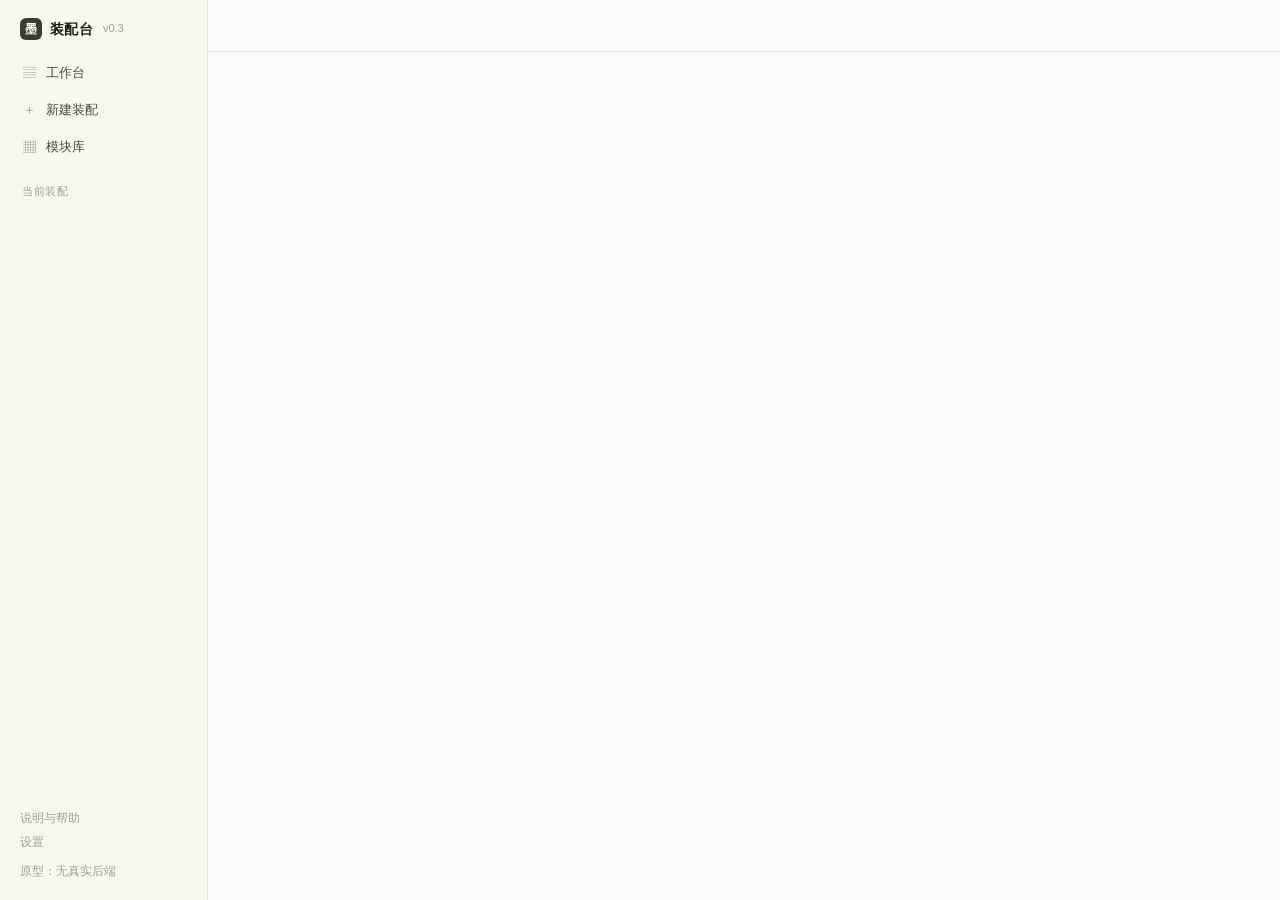
<file: arch/app.template.html>
<!doctype html>
<html lang="zh-CN">
<head>
<meta charset="utf-8">
<meta name="viewport" content="width=device-width,initial-scale=1">
<title>墨山 · 装配台</title>
<style>
  :root{
    --bg:#fbfbfa; --panel:#fff; --side:#f7f6f2; --line:#e6e4df; --line2:#efedE8;
    --ink:#1d1d1b; --dim:#6b6a66; --faint:#a3a099; --soft:#f4f2ee;
    --brand:#3c3a35; --green:#2f6f4e; --red:#b3261e; --amber:#8a6d1f;
  }
  *{box-sizing:border-box}
  html,body{height:100%}
  body{margin:0;background:var(--bg);color:var(--ink);
    font:14px/1.6 -apple-system,BlinkMacSystemFont,"PingFang SC","Hiragino Sans GB","Microsoft YaHei",sans-serif;
    -webkit-font-smoothing:antialiased}
  button{font:inherit;color:inherit;cursor:pointer}
  a{color:inherit;text-decoration:none}
  .mono{font-family:ui-monospace,SFMono-Regular,Menlo,monospace}

  /* ── 外壳 ── */
  .app{display:grid;grid-template-columns:208px minmax(0,1fr);height:100vh}
  aside{background:var(--side);border-right:1px solid var(--line);display:flex;flex-direction:column;padding:16px 12px}
  .logo{display:flex;align-items:center;gap:8px;padding:2px 8px 16px}
  .logo i{width:22px;height:22px;border-radius:6px;background:var(--brand);display:grid;place-items:center;
    color:#fff;font-style:normal;font-size:12px;font-weight:700}
  .logo b{font-size:14px;font-weight:640;letter-spacing:.3px}
  .logo span{font-size:11px;color:var(--faint);margin-left:2px}
  .nav{display:flex;flex-direction:column;gap:2px}
  .nav #navFlow{display:flex;flex-direction:column;gap:2px;min-width:0}
  .nav a{display:flex;align-items:center;gap:9px;padding:7px 10px;border-radius:7px;font-size:13px;color:#4a4944}
  .nav a:hover{background:#eeece6}
  .nav a.on{background:#e9e6de;color:var(--ink);font-weight:600}
  .nav a i{font-style:normal;width:15px;text-align:center;color:var(--faint);font-size:13px}
  .nav a.on i{color:var(--brand)}
  .nav .lbl{font-size:11px;color:var(--faint);padding:16px 10px 6px;letter-spacing:.5px}
  .sidefoot{margin-top:auto;padding:10px 8px 2px;font-size:11.5px;color:var(--faint);line-height:1.7}

  main{overflow:auto;min-width:0}
  .top{position:sticky;top:0;z-index:20;background:rgba(251,251,250,.92);backdrop-filter:blur(6px);
    border-bottom:1px solid var(--line);padding:0 28px;height:52px;display:flex;align-items:center;gap:14px}
  .crumb{font-size:12.5px;color:var(--faint);display:flex;align-items:center;gap:7px}
  .crumb b{color:var(--ink);font-weight:600}
  .top .right{margin-left:auto;display:flex;gap:8px;align-items:center;
    /* 右侧按钮不参与收缩：一收缩「专业」「存草稿」就变成一个字一行 */
    flex:0 0 auto;white-space:nowrap}

  /* 步骤条 */
  .steps{display:flex;align-items:center;gap:0;font-size:12px;color:var(--faint)}
  .steps .s{display:flex;align-items:center;gap:6px;padding:0 4px}
  .steps .s em{font-style:normal;width:17px;height:17px;border-radius:50%;border:1px solid var(--line);
    background:#fff;display:grid;place-items:center;font-size:10.5px;color:var(--faint)}
  .steps .s.on{color:var(--ink);font-weight:600}
  .steps .s.on em{background:var(--brand);border-color:var(--brand);color:#fff}
  .steps .s.done em{background:#eef6f1;border-color:#bcd8c8;color:var(--green)}
  .steps .bar{width:22px;height:1px;background:var(--line)}

  /* ── 通用 ── */
  .page{padding:26px 28px 70px;max-width:1180px}
  .pagehd{display:flex;align-items:flex-start;gap:16px;margin-bottom:20px}
  .pagehd h1{margin:0;font-size:20px;font-weight:650;letter-spacing:.2px}
  .pagehd p{margin:4px 0 0;font-size:12.5px;color:var(--dim)}
  .pagehd .right{margin-left:auto;display:flex;gap:8px;flex:0 0 auto;
    flex-wrap:wrap;justify-content:flex-end}

  .btn{border:1px solid var(--line);background:#fff;border-radius:8px;padding:6px 13px;font-size:13px;
    display:inline-flex;align-items:center;gap:6px;transition:.12s}
  .btn:hover{background:var(--soft);border-color:#d5d1c7}
  .btn.primary{background:var(--brand);border-color:var(--brand);color:#fff}
  .btn.primary:hover{background:#2b2a26}
  .btn.ghost{background:transparent;border-color:transparent;color:var(--dim)}
  .btn.ghost:hover{background:var(--soft);color:var(--ink)}
  .btn.danger{color:var(--red);border-color:#e8c3bf;background:#fdf6f5}
  .btn.danger:hover{background:#fbeeec}
  .btn.sm{padding:3px 9px;font-size:12px;border-radius:6px}
  .btn.lg{padding:9px 20px;font-size:14px;border-radius:9px}
  /* 一步到底的那种按钮：这一页唯一「不用想」的出口，得让人一眼看见 */
  .btn.xl{padding:12px 26px;font-size:15px;font-weight:560;border-radius:10px;letter-spacing:.2px}
  .btn:disabled{opacity:.45;cursor:not-allowed;background:#f6f5f2}
  .btn.icon{padding:4px 7px}
  .recbar{display:flex;align-items:center;gap:16px;flex-wrap:wrap;
    padding:14px 18px;margin:0 0 18px;border:1px solid var(--line);border-radius:12px;
    background:linear-gradient(180deg,#fff,#fbfaf6)}
  .recbar .rb{min-width:220px;flex:1 1 320px}
  .recbar .rb b{display:block;font-size:13.5px;font-weight:640;margin-bottom:3px}
  .recbar .rb span{font-size:12px;color:var(--dim);line-height:1.7}
  .recbar .btn{flex:0 0 auto}
  @media(max-width:700px){ .recbar .btn{width:100%;justify-content:center} }

  .card{background:var(--panel);border:1px solid var(--line);border-radius:11px}
  .box{padding:14px 16px}
  .bh{font-size:12.5px;font-weight:640;margin:0 0 10px;display:flex;align-items:center;gap:8px}
  .bh .sp{margin-left:auto;font-weight:400;font-size:11.5px;color:var(--faint)}
  .badge{font-size:11.5px;border-radius:20px;padding:1px 9px;border:1px solid;font-weight:400;
    white-space:nowrap}
  .badge.ok{color:var(--green);border-color:#bcd8c8;background:#eef6f1}
  .badge.bad{color:var(--red);border-color:#e8c3bf;background:#fcf0ef}
  .badge.warn{color:#8a4a12;border-color:#f0e0c6;background:#fdf6ec}
  .badge.mute{color:var(--dim);border-color:var(--line);background:#faf9f7}
  .muted{color:var(--dim)}
  .faint{color:var(--faint)}
  .warnbox{font-size:12.5px;color:#8a4a12;background:#fdf6ec;border:1px solid #f0e0c6;border-radius:8px;padding:8px 10px;margin:7px 0}
  .brk{border-left:2px solid #e8c3bf;padding:1px 0 1px 10px;margin:9px 0;font-size:12.5px}
  .brk .fix{color:var(--dim);font-size:12px;margin-top:2px}
  .brk .fix em{font-style:normal;color:var(--green)}

  /* ── 工作台 ── */
  .grid3{display:grid;grid-template-columns:repeat(3,minmax(0,1fr));gap:14px}
  .proj{padding:16px;display:flex;flex-direction:column;gap:9px;transition:.15s;cursor:pointer}
  .proj:hover{border-color:#d5d1c7;box-shadow:0 6px 18px rgba(0,0,0,.045)}
  .proj h3{margin:0;font-size:14.5px;font-weight:620;display:flex;align-items:center;gap:8px}
  .proj .q{font-size:12px;color:var(--dim);line-height:1.6;display:-webkit-box;-webkit-line-clamp:2;
    -webkit-box-orient:vertical;overflow:hidden;min-height:38px}
  .proj .foot{display:flex;align-items:center;gap:8px;margin-top:2px;font-size:11.5px;color:var(--faint)}
  .proj .foot .btn{margin-left:auto}
  .bar{height:4px;border-radius:3px;background:var(--soft);overflow:hidden}
  .bar i{display:block;height:100%;background:var(--brand);border-radius:3px}
  .bar i.g{background:var(--green)}

  /* ── 需求页 ── */
  .askwrap{max-width:760px}
  .askwrap h1{font-size:26px;margin:8px 0 6px;font-weight:650;letter-spacing:.2px}
  .askwrap .sub{color:var(--dim);font-size:13.5px;margin:0 0 20px}
  textarea{width:100%;min-height:110px;resize:vertical;border:1px solid var(--line);border-radius:10px;
    padding:13px 15px;font:14px/1.7 inherit;background:#fff;outline:none;color:var(--ink)}
  textarea:focus{border-color:#b9b5ab;box-shadow:0 0 0 3px #f0eee8}
  .chips{display:flex;gap:7px;flex-wrap:wrap;margin:12px 0 0}
  .chip{font-size:12px;border:1px dashed #ddd9cd;border-radius:20px;padding:3px 11px;color:var(--dim);background:#fff;cursor:pointer}
  .chip:hover{color:var(--ink);border-color:#c9c3b3;background:#fdfcfa}
  .askfoot{display:flex;align-items:center;gap:10px;margin-top:18px}
  .askfoot .faint{font-size:11.5px}
  .tips{background:#fff;border:1px solid var(--line);border-radius:10px;padding:14px 16px;font-size:12.5px;color:var(--dim);line-height:1.85}
  .tips b{color:var(--ink)}

  /* ── 选型页 ── */
  .planwrap{display:grid;grid-template-columns:minmax(0,1fr) 344px;gap:20px;align-items:start}
  .needbar{display:flex;align-items:flex-start;gap:10px;padding:12px 14px;margin-bottom:14px}
  .needbar .q{font-size:13.5px;line-height:1.65;flex:1}
  .needbar .q em{font-style:normal;color:var(--faint);font-size:12px;display:block;margin-bottom:2px}
  .toolbar{display:flex;align-items:center;gap:8px;margin:0 0 14px;font-size:12.5px;color:var(--dim)}
  .toolbar .k{display:flex;gap:14px;margin-right:auto}
  .toolbar .k span b{color:var(--ink)}

  .group{margin-bottom:18px}
  .gt{display:flex;align-items:center;gap:8px;margin:0 0 8px;font-size:12.5px;font-weight:640}
  .gt .dot{width:7px;height:7px;border-radius:50%}
  .gt i{font-style:normal;font-weight:400;font-size:11.5px;color:var(--faint)}
  .mod{background:#fff;border:1px solid var(--line);border-radius:10px;padding:11px 13px;margin-bottom:7px;
    display:grid;grid-template-columns:20px minmax(0,1fr);gap:9px;transition:.15s}
  .mod:hover{border-color:#d5d1c7}
  .mod.off{background:#faf9f6;opacity:.6}
  .mod input{margin:3px 0 0;width:15px;height:15px;accent-color:#3c3a35}
  .mod .h{display:flex;align-items:baseline;gap:7px}
  .mod .nm{font-weight:620;font-size:13.5px}
  .mod .cid{font:10.5px/1 ui-monospace,Menlo,monospace;color:#b3b0a7}
  .mod .lk{margin-left:auto;font-size:11.5px;color:var(--faint);border-bottom:1px dashed #d8d4c9;cursor:pointer;white-space:nowrap;flex:0 0 auto}
  .mod .lk:hover{color:var(--ink)}
  .mod .ab{font-size:12.5px;color:#4a4944;margin-top:1px}
  .mod .io{font-size:11.5px;color:var(--dim);margin-top:4px}
  .mod .io b{font-weight:500;color:#57554f}
  .pills{display:flex;gap:6px;flex-wrap:wrap;margin-top:7px}
  .pill{font-size:11.5px;border:1px solid var(--line);border-radius:6px;padding:1px 8px;color:#4a4944;background:#fff;cursor:pointer}
  .pill:hover{border-color:#c3bfb4}
  .pill.on{background:var(--brand);border-color:var(--brand);color:#fff}
  .pill.on i{color:#c8c4ba}
  .pill i{font-style:normal;color:#a3a099;margin-left:4px;font-size:10px}
  .pill.more{color:var(--faint);border-style:dashed;cursor:default}

  aside.right{position:sticky;top:68px;display:flex;flex-direction:column;gap:11px}
  ol.seq{margin:0;padding-left:19px;font-size:12.5px}
  ol.seq li{margin:3px 0}
  ol.seq li small{color:#b3b0a7;font-size:10.5px;margin-left:5px;font-family:ui-monospace,Menlo,monospace}
  .gapbox{font-size:12px;color:#8a4a12;background:#fdf6ec;border:1px solid #f0e0c6;border-radius:8px;padding:8px 10px;margin-top:6px}
  .cta{display:flex;flex-direction:column;gap:7px}
  .cta .hint{font-size:11.5px;color:var(--faint);text-align:center}

  /* ── 确认页 ── */
  .conf{display:grid;grid-template-columns:minmax(0,1fr) 300px;gap:20px;align-items:start}
  table{width:100%;border-collapse:collapse;font-size:12.5px}
  th,td{text-align:left;padding:9px 10px;border-bottom:1px solid var(--line2);vertical-align:top}
  th{font-size:11.5px;color:var(--dim);font-weight:600;background:#faf9f7;border-top:1px solid var(--line)}
  tr:last-child td{border-bottom:none}
  td.nm{font-weight:600}
  td .sub{color:var(--faint);font-size:11px;font-family:ui-monospace,Menlo,monospace}
  .stat{display:grid;grid-template-columns:1fr 1fr;gap:1px;background:var(--line);border-radius:10px;overflow:hidden;border:1px solid var(--line)}
  .stat div{background:#fff;padding:12px 14px}
  .stat b{display:block;font-size:20px;font-weight:640;line-height:1.2}
  .stat span{font-size:11.5px;color:var(--dim)}
  .stat b.g{color:var(--green)} .stat b.a{color:var(--amber)} .stat b.r{color:var(--red)}

  /* ── 组装页 ── */
  .buildwrap{max-width:820px;margin:0 auto;padding:34px 28px}
  .ring{width:132px;height:132px;position:relative;margin:0 auto 6px}
  .ring svg{transform:rotate(-90deg)}
  .ring .c{position:absolute;inset:0;display:flex;flex-direction:column;align-items:center;justify-content:center;gap:1px}
  .ring .c b{font-size:24px;font-weight:650;letter-spacing:-.5px}
  .ring .c span{font-size:11px;color:var(--faint)}
  .stage{display:flex;justify-content:center;gap:0;margin:16px 0 22px}
  .stage .s{font-size:11.5px;color:var(--faint);padding:0 12px;position:relative;display:flex;align-items:center;gap:5px}
  .stage .s:after{content:"";position:absolute;right:-3px;width:6px;height:1px;background:var(--line)}
  .stage .s:last-child:after{display:none}
  .stage .s i{width:6px;height:6px;border-radius:50%;background:#dcd8cd}
  .stage .s.on{color:var(--ink);font-weight:600}
  .stage .s.on i{background:var(--brand)}
  .stage .s.done i{background:var(--green)}
  .log{background:#faf9f7;border:1px solid var(--line);border-radius:10px;padding:12px 14px;height:246px;
    overflow:auto;font:12px/1.95 ui-monospace,Menlo,monospace;color:#4a4944}
  .log div{white-space:pre-wrap}
  .log .t{color:#b3b0a7}
  .log .ok{color:var(--green)}
  .log .now{color:var(--ink);font-weight:600}
  .log .dim{color:var(--dim)}
  .buildbar{display:flex;justify-content:center;gap:8px;margin-top:16px;flex-wrap:wrap}
  .buildbar .back{margin-right:auto}

  /* ── 完成页 ── */
  /* 注意：完成页容器不能叫 .done —— 阶段条里「已完成的步骤」也是 .s.done，
     两者一撞，max-width + margin:0 auto 会把阶段条上的项撑成居中块（真踩过） */
  .donewrap{max-width:760px;margin:0 auto;padding:44px 28px;text-align:center}
  .donewrap .tick{width:56px;height:56px;border-radius:50%;background:#eef6f1;border:1px solid #bcd8c8;
    display:grid;place-items:center;margin:0 auto 14px;color:var(--green);font-size:26px}
  .donewrap h1{margin:0;font-size:22px;font-weight:650}
  .donewrap p{margin:6px 0 0;color:var(--dim);font-size:13px}
  .tree{text-align:left;background:#faf9f7;border:1px solid var(--line);border-radius:10px;padding:13px 16px;
    margin:22px 0;font:12px/1.95 ui-monospace,Menlo,monospace;color:#4a4944;white-space:pre;overflow:auto}
  .tree .d{color:var(--brand);font-weight:600}
  .tree .m{color:var(--faint)}
  .donebtns{display:flex;gap:9px;justify-content:center;flex-wrap:wrap}

  /* ── 试用 / 打包 ── */
  .trialbar{display:flex;align-items:center;gap:10px;flex-wrap:wrap;margin-bottom:12px}
  .trialbox{display:block;width:100%;height:640px;border:1px solid var(--line);border-radius:12px;
    background:#f4f3ef;box-shadow:0 1px 0 #fff inset}
  .packlist{background:#faf9f7;border:1px solid var(--line);border-radius:10px;padding:4px 0;margin:14px 0;
    font:12px/1.9 ui-monospace,Menlo,monospace;overflow:auto}
  .packlist .row{display:flex;gap:10px;padding:5px 14px;border-bottom:1px solid var(--line2)}
  .packlist .row:last-child{border-bottom:0}
  .packlist .row b{font-weight:600;color:var(--ink);min-width:130px}
  .packlist .row span{color:var(--dim);font-family:inherit}
  @media(max-width:720px){.trialbox{height:540px}}

  /* ── 库 ── */
  .libbar{display:flex;gap:9px;align-items:center;margin-bottom:16px}
  input.search{flex:1;border:1px solid var(--line);border-radius:8px;padding:7px 12px;font:13px inherit;outline:none;background:#fff}
  input.search:focus{border-color:#b9b5ab;box-shadow:0 0 0 3px #f0eee8}
  .libdom{margin-bottom:18px}
  .librow{display:grid;grid-template-columns:repeat(2,minmax(0,1fr));gap:8px}
  .libitem{background:#fff;border:1px solid var(--line);border-radius:9px;padding:9px 12px;cursor:pointer}
  .libitem:hover{border-color:#d5d1c7}
  .libitem b{font-size:13px;font-weight:600}
  .libitem .cid{font:10.5px/1 ui-monospace,Menlo,monospace;color:#b3b0a7;margin-left:6px}
  .libitem p{margin:2px 0 0;font-size:11.5px;color:var(--dim);line-height:1.55}

  /* ── 弹窗 / toast ── */
  .mask{position:fixed;inset:0;background:rgba(20,20,18,.28);display:grid;place-items:center;z-index:80;padding:24px}
  .modal{background:#fff;border-radius:13px;max-width:640px;width:100%;max-height:84vh;display:flex;flex-direction:column;
    box-shadow:0 24px 70px rgba(0,0,0,.18);overflow:hidden}
  .modal .mh{padding:15px 18px;border-bottom:1px solid var(--line);display:flex;align-items:center;gap:10px}
  .modal .mh b{font-size:14.5px;font-weight:640}
  .modal .mh .x{margin-left:auto;border:0;background:transparent;color:var(--faint);font-size:17px;line-height:1;padding:2px 5px;border-radius:5px}
  .modal .mh .x:hover{background:var(--soft);color:var(--ink)}
  .modal .mb{padding:16px 18px;overflow:auto}
  .modal .mf{padding:12px 18px;border-top:1px solid var(--line);display:flex;gap:8px;justify-content:flex-end;background:#fcfbf9}
  .modal p{margin:8px 0;font-size:13px;line-height:1.75}
  .modal .kv{display:flex;gap:8px;font-size:12px;color:var(--dim);margin:3px 0}
  .modal .kv b{color:var(--ink);font-weight:500;min-width:52px;flex:0 0 auto}
  .pvrow{border:1px solid var(--line);border-radius:9px;padding:10px 12px;margin:7px 0}
  .pvrow.on{border-color:var(--brand);background:#fcfbf9}
  .pvrow .h{display:flex;align-items:center;gap:8px}
  .pvrow .h b{font-size:13px}
  .pvrow p{margin:4px 0 0;font-size:12px;color:var(--dim)}
  .pvrow ul{margin:5px 0 0;padding-left:16px;font-size:12px;color:var(--dim);line-height:1.7}
  #toast{position:fixed;left:50%;bottom:26px;transform:translate(-50%,14px);background:#2b2a26;color:#fff;
    font-size:12.5px;padding:8px 16px;border-radius:20px;opacity:0;pointer-events:none;transition:.22s;z-index:99}
  #toast.on{opacity:1;transform:translate(-50%,0)}

  .empty{color:var(--faint);font-size:12.5px}
  .mobar{display:none}
  @media(max-width:1080px){
    .mobar{display:flex;position:sticky;bottom:0;z-index:15;align-items:center;gap:10px;
      background:rgba(251,251,250,.95);backdrop-filter:blur(6px);border-top:1px solid var(--line);
      padding:9px 14px;margin:0 -14px}
  }
  .feed div{font-size:12.5px;color:#3a3934;padding:5px 0;border-bottom:1px dashed var(--line2)}
  .feed div:last-child{border-bottom:0}
  .feed .t{color:var(--faint);font-size:11.5px;margin-right:9px;font-family:ui-monospace,Menlo,monospace}
  .mini div{display:flex;align-items:center;font-size:12.5px;color:#3a3934;padding:4px 0}
  .mini div span{flex:1}
  .mini div i{font-style:normal;color:var(--faint);font-size:11.5px}
  @media(max-width:1080px){.page>div[style*="grid-template-columns:minmax(0,1fr) 320px"]{grid-template-columns:1fr!important}}
  @media(max-width:1080px){
    .planwrap,.conf{grid-template-columns:1fr}
    aside.right{position:static}
    .grid3{grid-template-columns:1fr}
    .librow{grid-template-columns:1fr}
  }
  @media(max-width:820px){
    .app{grid-template-columns:1fr;grid-template-rows:auto minmax(0,1fr)}
    aside{flex-direction:row;align-items:center;gap:6px;border-right:0;border-bottom:1px solid var(--line);
      padding:7px 12px;overflow-x:auto}
    .logo{padding:0 10px 0 0}
    .logo b{display:none}
    .logo span{display:none}
    /* 横排时 nav 不能被压缩：flex-shrink 会把每个入口挤到一个字宽，中文就竖排了 */
    .nav{flex-direction:row;gap:2px;flex:0 0 auto}
    .nav #navFlow{flex-direction:row;gap:2px;flex:0 0 auto}
    .nav a{white-space:nowrap;flex:0 0 auto}
    .nav .lbl{display:none}
    .sidefoot{display:none}
    .top{padding:0 14px;height:46px;gap:8px}
    /* crumb 本身是 flex，text-overflow 对它无效——会把场景名硬切一半。
       要让里面的 b 去省略，才出得来「仓库管理…」 */
    .top .crumb{white-space:nowrap;overflow:hidden;min-width:0}
    .top .crumb b{overflow:hidden;text-overflow:ellipsis;white-space:nowrap;min-width:0}
    .top .right{flex:0 0 auto;white-space:nowrap;display:flex;gap:7px}
    .steps{display:none}
    .top .hubstep{display:none}
    .page{padding:18px 14px 60px}
    .pagehd{flex-wrap:wrap}
  }
  /* ── 个人中台：风格 / 模块 / 方案 ── */
  .hubstep{display:flex;align-items:center;gap:0;font-size:12px;color:var(--faint)}
  .hubstep .s{display:flex;align-items:center;gap:6px}
  /* 顶栏里这三样都不能被压成竖排：中文在 flex 收缩时会一个字一行。
     桌面端也要 nowrap —— 面包屑变长（「芯片 EDA 设计台」）以后 1280 就开始挤。 */
  .top .crumb,.top .hubstep,.top .hubstep .s{white-space:nowrap}
  .top .hubstep{flex:0 1 auto;min-width:0;overflow:hidden}
  .top .crumb{min-width:0;overflow:hidden}
  .top .crumb b{overflow:hidden;text-overflow:ellipsis;white-space:nowrap;min-width:0}
  /* 1240 以下步骤条只留序号圆点：八步的文字加起来比面包屑还宽，先砍它 */
  @media(max-width:1240px){
    .top .hubstep .s{font-size:0}
    .top .hubstep .s em{font-size:10px}
    .top .hubstep .b{margin:0 3px;width:12px}
  }
  .hubstep .s em{font-style:normal;width:17px;height:17px;border-radius:50%;border:1px solid var(--line);
    background:#fff;display:grid;place-items:center;font-size:10.5px;color:var(--faint)}
  .hubstep .s.on{color:var(--ink);font-weight:600}
  .hubstep .s.on em{background:var(--brand);border-color:var(--brand);color:#fff}
  .hubstep .s.done em{background:#eef6f1;border-color:#bcd8c8;color:var(--green)}
  .hubstep .b{width:20px;height:1px;background:var(--line);margin:0 6px}

  .styles{display:grid;grid-template-columns:repeat(3,minmax(0,1fr));gap:14px}
  .sty{background:var(--panel);border:1px solid var(--line);border-radius:12px;padding:14px;cursor:pointer;
    transition:.16s;display:flex;flex-direction:column;gap:9px}
  .sty:hover{border-color:#cfcabd;box-shadow:0 8px 22px rgba(0,0,0,.06);transform:translateY(-1px)}
  .sty.on{border-color:var(--brand);box-shadow:0 0 0 2px #eceae4}
  .sty .nm{display:flex;align-items:center;gap:8px;font-size:14.5px;font-weight:640}
  .sty .nm .n{margin-left:auto;font-size:11.5px;color:var(--faint);font-weight:400}
  .sty .d{font-size:12.5px;color:var(--dim);line-height:1.7;min-height:44px}
  .sty .keep{font-size:11.5px;color:#4a4944;background:#faf9f7;border:1px dashed var(--line);
    border-radius:7px;padding:7px 9px;line-height:1.65}
  .sty .keep b{color:var(--ink);font-weight:600}
  .sty svg{display:block;width:100%;height:auto;border-radius:8px;background:#f8f7f4;border:1px solid var(--line2)}


  /* ── 场景：选「我要做什么」 ── */
  /* 场景一多，一张平铺网格就找不着了。按「装给谁」分组，
     顶上一条吸顶索引：点一下就只看这一组，再点「全部」回来。 */
  .scidx{position:sticky;top:52px;z-index:8;display:flex;gap:7px;align-items:center;flex-wrap:wrap;
    padding:9px 0 10px;margin-bottom:2px;background:#fff;border-bottom:1px solid var(--line2)}
  .scidx .lb{font-size:11.5px;color:var(--faint);margin-right:2px}
  .scg{border:1px solid var(--line);background:#fff;border-radius:20px;padding:5px 12px;font-size:12.5px;
    color:var(--dim);display:inline-flex;align-items:center;gap:6px;cursor:pointer;transition:.13s;font-weight:500}
  .scg i{font-style:normal;font-size:10.5px;color:var(--faint);background:#f4f2ec;border-radius:10px;
    padding:0 5px;line-height:15px}
  .scg:hover{border-color:#d5d1c7;color:var(--ink)}
  .scg.on{background:var(--brand);border-color:var(--brand);color:#fff}
  .scg.on i{background:rgba(255,255,255,.18);color:#fff}
  .scgh{display:flex;align-items:baseline;gap:9px;margin:16px 0 9px}
  .scgh b{font-size:13.5px;font-weight:640}
  .scgh span{font-size:11.5px;color:var(--faint)}
  .scgh:first-child{margin-top:6px}
  .sctip{font-size:12px;color:var(--dim);margin:6px 0 2px}
  .sctip .lnk{border:0;background:none;padding:0;margin-left:8px;color:var(--ink);text-decoration:underline;
    text-underline-offset:2px;cursor:pointer;font-size:12px}
  .scenes{display:grid;grid-template-columns:repeat(3,minmax(0,1fr));gap:12px}
  .sc{background:var(--panel);border:1px solid var(--line);border-radius:12px;padding:13px 14px;
    cursor:pointer;transition:.16s;display:flex;flex-direction:column;gap:7px}
  .sc:hover{border-color:#cfcabd;box-shadow:0 8px 22px rgba(0,0,0,.06);transform:translateY(-1px)}
  .sc.on{border-color:var(--brand);box-shadow:0 0 0 2px #eceae4}
  .sc .sh{display:flex;align-items:center;gap:8px}
  .sc .sico{width:30px;height:30px;border-radius:8px;background:#f4f2ec;display:grid;place-items:center;
    color:#6a675d;border:1px solid var(--line2);flex:0 0 auto}
  .sc .sh b{font-size:14px;font-weight:640}
  .sc .ss{font-size:12px;color:var(--dim);line-height:1.6}
  .sc .so{font-size:11.5px;color:#5c5a53;line-height:1.6;background:#faf9f6;border-radius:7px;padding:7px 8px}
  .sc .so em{font-style:normal;color:var(--faint);margin-right:5px}
  .sc .sp{display:flex;flex-wrap:wrap;gap:4px;margin-top:auto;padding-top:5px}
  .sc .sp span{font-size:10.5px;border-radius:20px;padding:2px 7px;font-weight:500;
    background:hsl(var(--h) 70% 94%);color:hsl(var(--h) 46% 30%);border:1px solid hsl(var(--h) 52% 84%)}

  /* ── 包：成套的功能，带色相 ── */
  .packs{display:flex;flex-direction:column;gap:15px}
  .pk{background:var(--panel);border:1px solid var(--line);border-radius:13px;overflow:hidden;
    border-left:3px solid hsl(var(--h) 60% 64%)}
  .pk.out{border-left-style:dashed}
  .pk.off{background:#fcfbf9}
  .pk .ph{display:flex;align-items:center;gap:8px;padding:10px 13px;
    background:hsl(var(--h) 54% 97%);border-bottom:1px solid var(--line2)}
  .pk .pico{width:26px;height:26px;border-radius:7px;background:#fff;flex:0 0 auto;
    border:1px solid hsl(var(--h) 42% 88%);display:grid;place-items:center}
  .pk .ph b{font-size:13.5px;font-weight:650;color:hsl(var(--h) 32% 24%)}
  .pk .ptk{font-size:10.5px;border-radius:20px;padding:2px 7px;border:1px solid transparent;white-space:nowrap}
  .pk .ptk.must{background:#eef6f1;color:#2f6b4a;border-color:#cfe4d8}
  .pk .ptk.rec{background:#fdf3e3;color:#8a5a12;border-color:#f0dcbc}
  .pk .ptk.opt{background:#f4f3ef;color:#7a776d;border-color:var(--line)}
  .pk .pout{font-size:10.5px;color:var(--faint);border:1px dashed var(--line);border-radius:20px;padding:1px 6px;white-space:nowrap}
  .pk .pn{margin-left:auto;font-size:11.5px;color:hsl(var(--h) 28% 40%);font-variant-numeric:tabular-nums}
  .pk .pall{border:1px solid hsl(var(--h) 38% 85%);background:#fff;color:hsl(var(--h) 36% 34%);
    font-size:11px;border-radius:6px;padding:2px 8px;cursor:pointer;white-space:nowrap}
  .pk .pall:hover{background:hsl(var(--h) 68% 96%)}
  .pk .ps{font-size:11.5px;color:var(--dim);line-height:1.6;padding:8px 14px 0}
  .pk .plist{display:grid;grid-template-columns:repeat(2,minmax(0,1fr));gap:9px;padding:10px 12px 12px}

  /* 模块卡：左边一条这个包的颜色，图标底色也带色 */
  .plist .hm{grid-template-columns:40px minmax(0,1fr) auto;padding:9px 10px;gap:10px;
    border-left:3px solid hsl(var(--h) 55% 68%)}
  .plist .hm .ico{width:40px;height:40px;background:hsl(var(--h) 62% 96%);border-color:hsl(var(--h) 44% 89%)}
  .plist .hm.off{border-left-color:var(--line)}
  .plist .hm.off .ico{background:#f6f4ef}
  .hm .nm .mc{font-size:10.5px;color:var(--faint);font-weight:400;margin-left:auto;white-space:nowrap}

  /* 方案页的三段标题与胶水卡 */
  .secttl{display:flex;align-items:baseline;gap:9px;margin:18px 0 10px;scroll-margin-top:70px}
  .secttl.first{margin-top:12px}
  .secttl b{font-size:14px;font-weight:650;white-space:nowrap}
  .secttl span{font-size:11.5px;color:var(--faint)}
  .pm .pdot{width:22px;height:22px;display:grid;place-items:center;border-radius:6px;flex:0 0 auto;
    background:hsl(var(--h) 62% 96%);border:1px solid hsl(var(--h) 44% 89%)}
  .pm .ptag{font-size:10.5px;color:hsl(var(--h) 34% 36%);background:hsl(var(--h) 58% 96%);
    border:1px solid hsl(var(--h) 44% 87%);border-radius:20px;padding:1px 7px;white-space:nowrap}
  .plans.glue{display:grid;grid-template-columns:repeat(2,minmax(0,1fr));gap:12px;align-items:start}
  .pm.g .why{font-size:11.5px;color:var(--dim);line-height:1.65;padding:0 14px 9px;
    border-bottom:1px solid var(--line2);background:#fcfbf9}
  @media(max-width:1180px){.pk .plist{grid-template-columns:1fr}}
  @media(max-width:1100px){.plans.glue{grid-template-columns:1fr}}
  @media(max-width:900px){.scenes{grid-template-columns:repeat(2,minmax(0,1fr))}}
  @media(max-width:680px){
    .scenes{grid-template-columns:1fr}.pk .ph{flex-wrap:wrap}
    .scidx{top:46px;gap:6px;flex-wrap:nowrap;overflow-x:auto;padding-bottom:8px;
      scrollbar-width:none;-ms-overflow-style:none}
    .scidx::-webkit-scrollbar{display:none}
    .scg{flex:0 0 auto}
    .scidx .lb{display:none}}

  .hubmods{display:flex;flex-direction:column;gap:16px}
  .hm{background:var(--panel);border:1px solid var(--line);border-radius:11px;padding:12px 14px;
    display:grid;grid-template-columns:44px minmax(0,1fr) auto;gap:12px;align-items:start;
    transition:.14s;position:relative;cursor:pointer}
  .hm:hover{border-color:#d5d1c7}
  .hm.off{background:#fbfaf8;border-style:dashed}
  .hm.off .nm,.hm.off .sb{color:var(--faint)}
  .hm .ico{width:44px;height:44px;border-radius:9px;background:#f4f2ec;display:grid;place-items:center;border:1px solid var(--line2)}
  .hm.off .ico{opacity:.5}
  .hm .nm{font-size:13.5px;font-weight:620;display:flex;align-items:center;gap:8px}
  .hm .nm .tk{font-size:11px;font-weight:400;color:var(--faint);border:1px solid var(--line);
    border-radius:20px;padding:0 7px}
  .hm .sb{font-size:12px;color:var(--dim);line-height:1.65;margin-top:3px}
  .hm .cells{display:flex;gap:5px;flex-wrap:wrap;margin-top:6px}
  .hm .cells span{font:10.5px/1 ui-monospace,Menlo,monospace;color:#8b8880;background:#f7f5f1;
    border:1px solid var(--line2);border-radius:5px;padding:2px 5px}
  .hm .act{display:flex;align-items:center;gap:8px;padding-top:2px}
  .hm .tick{width:19px;height:19px;border-radius:5px;border:1.5px solid #cdc8bb;background:#fff;
    display:grid;place-items:center;color:#fff;font-size:12px;transition:.12s}
  .hm:not(.off) .tick{background:var(--green);border-color:var(--green)}
  .hm .x{border:0;background:transparent;color:var(--faint);font-size:15px;line-height:1;padding:2px 4px;border-radius:5px}
  .hm .x:hover{background:var(--soft);color:var(--ink)}
  .hm.just .tick{animation:tickPop .3s cubic-bezier(.34,1.45,.5,1)}
  @keyframes tickPop{0%{transform:scale(.5)}65%{transform:scale(1.16)}100%{transform:scale(1)}}

  .plans{display:flex;flex-direction:column;gap:12px}
  .pm{background:var(--panel);border:1px solid var(--line);border-radius:11px;overflow:hidden}
  .pm .h{display:flex;align-items:center;gap:10px;padding:10px 14px;background:#faf9f7;border-bottom:1px solid var(--line2)}
  .pm .h b{font-size:13px;font-weight:620}
  .pm .h .cells{margin:0;display:flex;gap:5px}
  .pm .h .cells span{font:10.5px/1 ui-monospace,Menlo,monospace;color:#8b8880}
  .pm .body{padding:6px 10px 10px}
  .pv{display:grid;grid-template-columns:minmax(0,1fr) auto;gap:10px;align-items:start;
    border:1px solid transparent;border-radius:9px;padding:9px 10px;cursor:pointer}
  .pv:hover{background:#fcfbf9;border-color:var(--line2)}
  .pv.on{background:#fcfbf9;border-color:var(--brand)}
  .pv .n{font-size:12.5px;font-weight:600;display:flex;align-items:center;gap:7px;flex-wrap:wrap}
  .pv .nt{font-size:11.5px;color:var(--dim);line-height:1.6;margin-top:2px}
  .pv .lv{font-size:11px;border-radius:20px;padding:0 7px;border:1px solid;font-weight:400}
  .lv.rec{color:var(--green);border-color:#bcd8c8;background:#eef6f1}
  .lv.ok{color:var(--dim);border-color:var(--line);background:#faf9f7}
  .lv.warn{color:#8a4a12;border-color:#f0e0c6;background:#fdf6ec}
  .lv.build{color:#5b4a8a;border-color:#d8d0ea;background:#f5f2fb}
  .pv .rd{width:15px;height:15px;border-radius:50%;border:1.5px solid #cdc8bb;background:#fff;margin-top:2px}
  .pv.on .rd{border-color:var(--brand);background:var(--brand);box-shadow:inset 0 0 0 3px #fff}

  /* ── PCB 插模块 ── */
  .pcb{background:#2b473d;border:1px solid #1e332b;border-radius:14px;padding:14px;position:relative;
    overflow:hidden;box-shadow:inset 0 0 0 1px rgba(255,255,255,.04)}
  .pcb:before{content:"";position:absolute;inset:0;pointer-events:none;opacity:.5;
    background-image:linear-gradient(rgba(148,196,175,.10) 1px,transparent 1px),
                     linear-gradient(90deg,rgba(148,196,175,.10) 1px,transparent 1px);
    background-size:22px 22px}
  .pcb .hd{display:flex;align-items:center;gap:8px;font-size:11.5px;color:#a8cbba;margin-bottom:10px;
    position:relative;font-family:ui-monospace,Menlo,monospace;letter-spacing:.5px}
  .pcb .hd i{font-style:normal;color:#6f9b86}
  .pcb .grid{display:grid;grid-template-columns:repeat(4,minmax(0,1fr));gap:9px;position:relative}
  .slot{height:54px;border-radius:7px;border:1px dashed rgba(170,205,188,.35);
    display:flex;align-items:center;justify-content:center;font-size:11px;color:rgba(170,205,188,.55);
    text-align:center;padding:0 6px;line-height:1.35;background:rgba(0,0,0,.10)}
  .mchip{height:54px;border-radius:7px;color:#2a2824;padding:6px 8px 12px;
    background:linear-gradient(hsl(var(--h,45) 52% 93%),hsl(var(--h,45) 44% 86%));
    display:flex;align-items:center;justify-content:center;text-align:center;font-size:11.5px;line-height:1.3;
    position:relative;box-shadow:0 1px 2px rgba(0,0,0,.25),inset 0 -1px 0 rgba(0,0,0,.06)}
  .mchip .nm{font-weight:600}
  .mchip:after{content:"";position:absolute;left:8px;right:8px;bottom:4px;height:4px;
    background-image:radial-gradient(circle,#c9a227 1.1px,transparent 1.2px);background-size:6px 4px}
  .mchip.just{animation:plugIn .5s cubic-bezier(.2,1.5,.35,1) both}
  .mchip.solder{box-shadow:0 0 0 2px rgba(201,162,39,.85),0 1px 2px rgba(0,0,0,.3)}
  @keyframes plugIn{
    0%{transform:translateY(-26px) scale(.92);opacity:.15}
    65%{transform:translateY(3px) scale(1.03);opacity:1}
    100%{transform:none;opacity:1}
  }
  @media(prefers-reduced-motion:reduce){.mchip.just,.hm.just .tick{animation:none}}

  /* ── 形态·规格·平台：三组竖着排 ── */
  .pgrp{margin-bottom:20px}
  .pgt{display:flex;align-items:baseline;gap:10px;margin:0 0 9px}
  .pgt b{font-size:13.5px;font-weight:650}
  .pgt span{font-size:11.5px;color:var(--faint)}
  .sty.frm{align-items:flex-start}
  .sty.frm .fico{width:44px;height:44px;border-radius:11px;background:#f4f2ec;border:1px solid var(--line2);
    display:grid;place-items:center;color:#6a675d}
  .sty.frm.on .fico{background:#f0efe9;border-color:#cfcabd;color:var(--ink)}
  .plats{display:flex;flex-wrap:wrap;gap:9px}
  .plat{display:flex;align-items:center;gap:7px;border:1px solid var(--line);background:var(--panel);
    border-radius:9px;padding:8px 12px;cursor:pointer;transition:.14s;font-size:12.5px}
  .plat:hover{border-color:#cfcabd}
  .plat .pi{display:grid;place-items:center;width:20px;height:20px;border-radius:6px;background:#f1efe8;color:#6a675d}
  .plat b{font-weight:600}
  .plat .pn{font-size:10.5px;color:var(--faint)}
  .plat.on{background:var(--ink);border-color:var(--ink);color:#fff}
  .plat.on .pi{background:rgba(255,255,255,.16);color:#fff}
  .plat.on .pn{color:rgba(255,255,255,.6)}
  .plat.no{opacity:.45;cursor:not-allowed;border-style:dashed}
  .hintline{font-size:11.5px;color:var(--dim);line-height:1.75;background:#faf9f6;border:1px dashed var(--line);
    border-radius:8px;padding:8px 10px;margin-top:9px}
  .hintline b{color:var(--ink)}

  /* ── 模块卡上的「多包」标 ── */
  .hm .nm .mp{font-size:10px;color:hsl(var(--h) 40% 34%);background:hsl(var(--h) 62% 95%);
    border:1px solid hsl(var(--h) 44% 86%);border-radius:20px;padding:1px 6px;font-weight:500;white-space:nowrap}
  .proline{margin-top:5px;display:flex;flex-direction:column;gap:2px}
  .proline .ce{font:10px/1.5 ui-monospace,Menlo,monospace;color:#8b8880;display:flex;gap:6px}
  .proline .ce em{font-style:normal;color:#6a675d;flex:0 0 auto}
  .proline .ce i{font-style:normal;color:#a19d92}
  .proon{background:var(--ink);border-color:var(--ink);color:#fff}
  .proon:hover{background:#3a3830}
  .protbl{width:100%;border-collapse:collapse;font-size:12px}
  .protbl th{text-align:left;font-size:10.5px;color:var(--faint);font-weight:500;padding:6px 10px;
    border-bottom:1px solid var(--line2);background:#faf9f7}
  .protbl td{padding:7px 10px;border-bottom:1px solid var(--line2);vertical-align:top}
  .protbl tr:last-child td{border-bottom:0}
  .protbl .mono{font-family:ui-monospace,Menlo,monospace;font-size:11px;color:#5f5d55}

  /* ── 包图：左包右模块，中间连线 ── */
  .pmap{border:1px solid var(--line);border-radius:12px;background:var(--panel);padding:8px 12px}
  .prow{display:grid;grid-template-columns:178px minmax(0,1fr);gap:12px;align-items:start;
    padding:7px 0;border-top:1px dashed var(--line2)}
  .prow:first-child{border-top:0}
  .pnode{display:flex;align-items:center;gap:7px;border:1px solid hsl(var(--h) 42% 86%);
    background:hsl(var(--h) 60% 97%);border-radius:8px;padding:5px 9px;font-size:12px}
  .pnode .pd{display:grid;place-items:center}
  .pnode b{font-weight:600;color:hsl(var(--h) 34% 24%);font-size:12px;white-space:nowrap;
    overflow:hidden;text-overflow:ellipsis}
  .pnode i{margin-left:auto;font-style:normal;font-size:10.5px;color:hsl(var(--h) 30% 44%)}
  .pchips{display:flex;flex-wrap:wrap;gap:5px;padding-top:1px}
  .mnode{display:inline-flex;align-items:center;gap:4px;border:1px solid hsl(var(--h) 40% 86%);
    background:hsl(var(--h) 55% 97%);border-radius:6px;padding:3px 7px;font-size:11.5px;
    color:hsl(var(--h) 32% 26%);overflow:hidden;white-space:nowrap}
  .mnode em{font-style:normal;font-size:9.5px;color:#fff;background:hsl(var(--h) 45% 58%);
    border-radius:20px;padding:0 4px;flex:0 0 auto}

  /* ── 逻辑图：能力格 DAG ── */
  .lgwrap{border:1px solid var(--line);border-radius:12px;overflow-x:auto;background:
    linear-gradient(#fbfaf7,#fbfaf7) padding-box,repeating-linear-gradient(0deg,transparent,transparent 21px,rgba(0,0,0,.03) 21px,rgba(0,0,0,.03) 22px);
    padding:6px;overflow:hidden}
  .lg .node rect{transition:opacity .2s}
  /* SVG 的 <g> 默认绕 viewBox 原点做 transform，rotate/scale 会变成整块位移——
     五套动效原来都"往下掉一段"，就是这么来的。锁成绕自己那一格的中心。 */
  .lg .node{transform-box:fill-box;transform-origin:50% 50%}
  .lg .edge{stroke-dasharray:var(--len);stroke-dashoffset:var(--len)}
  .lg.play .edge{animation:edgeDraw .5s linear forwards;animation-delay:var(--ed)}
  @keyframes edgeDraw{to{stroke-dashoffset:0}}
  .lg.play .node{animation:ndLego .46s cubic-bezier(.2,1.5,.4,1) both;animation-delay:var(--d)}
  /* ① 平涂方块：不位移、不缩放、没有厚度，只是"啪"地刷上去（4 段跳变 + 直角块） */
  .lg[data-anim="flat"] .node rect:first-child{filter:none}
  .lg[data-anim="flat"].play .node{animation:ndFlat .22s steps(4,end) both;
    animation-delay:calc(var(--d) * .3)}
  @keyframes ndFlat{0%{opacity:0}100%{opacity:1}}
  /* ② 立体乐高：掉下来、压一下、回弹，落定后仍留一层向下的厚度阴影 */
  .lg[data-anim="lego"] .node rect:first-child{filter:drop-shadow(0 3px 0 rgba(120,112,92,.32))}
  .lg[data-anim="lego"].play .node{animation:ndLego .46s cubic-bezier(.2,1.5,.4,1) both;animation-delay:var(--d)}
  @keyframes ndLego{0%{opacity:0;transform:translateY(-40px) scale(1.1)}
    56%{opacity:1;transform:translateY(4px) scale(.975)}
    78%{transform:translateY(-2px) scale(1.008)}100%{transform:none}}
  /* ③ 焊接：从左边滑进槽位，接触瞬间迸一点黄火，收尾在端口留个金色焊点 */
  .lg[data-anim="solder"] .node rect:nth-child(2){fill:#c9a227}
  .lg[data-anim="solder"].play .node{animation:ndSolder .5s cubic-bezier(.35,.05,.35,1) both;animation-delay:var(--d)}
  @keyframes ndSolder{0%{opacity:0;transform:translateX(-52px)}
    56%{opacity:1;transform:translateX(4px);filter:drop-shadow(0 0 9px rgba(214,164,40,.95))}
    76%{transform:translateX(-2px);filter:drop-shadow(0 0 3px rgba(214,164,40,.6))}
    100%{transform:none;filter:none}}
  /* ④ 电路点亮：位置完全不动，只有光——格子从暗爆到亮再稳住；线本身也提亮加粗，先亮线后亮格 */
  .lg[data-anim="glow"] .edge{stroke-width:1.7;opacity:.82}
  .lg[data-anim="glow"] .node rect:first-child{stroke-width:1.7}
  .lg[data-anim="glow"].play .node{animation:ndGlow .62s ease-out both;animation-delay:calc(var(--d) + 110ms)}
  @keyframes ndGlow{0%{opacity:.06;filter:brightness(3.4) saturate(.2)}
    50%{opacity:1;filter:brightness(1.32)}100%{opacity:1;filter:none}}
  /* ⑤ 卡片堆叠：像发牌，左右交替歪着落，落定才对齐（--r 由格子序号给定，奇偶相反） */
  .lg[data-anim="stack"].play .node{animation:ndStack .54s cubic-bezier(.25,.9,.3,1) both;
    animation-delay:calc(var(--d) * 1.2)}
  @keyframes ndStack{0%{opacity:0;transform:translateY(-30px) translateX(-8px) rotate(var(--r,-10deg))}
    70%{opacity:1;transform:translateY(3px) translateX(0) rotate(calc(var(--r,-10deg) * -.14))}
    100%{transform:none}}
  @keyframes dashIn{to{stroke-dashoffset:0}}
  .wbar{display:flex;align-items:center;gap:7px;flex-wrap:wrap;margin-bottom:9px}
  .achip{border:1px solid var(--line);background:var(--panel);border-radius:20px;padding:3px 10px;
    font-size:11.5px;cursor:pointer;color:#57544c;transition:.14s}
  .achip:hover{border-color:#cfcabd}
  .achip.on{background:var(--ink);border-color:var(--ink);color:#fff}
  .animnote{font-size:11.5px;color:var(--faint);margin-top:7px;line-height:1.7}

  /* ── 自动自检条：进页面就自己跑，不指望用户去点「走一遍」 ── */
  .testbar{display:flex;align-items:center;gap:10px;flex-wrap:wrap;margin:0 0 9px;
    border:1px solid var(--line);border-radius:10px;background:var(--panel);padding:8px 12px;transition:.25s}
  .testbar.run{border-color:#ded8c8;background:#fdfcf7}
  .testbar.ok{border-color:#cfe4d8;background:#f2f8f4}
  .testbar.bad{border-color:#efd0ca;background:#fdf3f1}
  .testbar .tst{display:flex;align-items:center;gap:7px;font-size:12.5px;font-weight:560;white-space:nowrap}
  .testbar .tdot{width:7px;height:7px;border-radius:50%;background:#c9c5ba;flex:0 0 auto}
  .testbar.run .tdot{background:var(--amber);animation:tpulse .9s ease-in-out infinite}
  .testbar.ok .tdot{background:var(--green)}
  .testbar.bad .tdot{background:#b4483c}
  @keyframes tpulse{0%,100%{opacity:1;transform:scale(1)}50%{opacity:.3;transform:scale(.75)}}
  .testbar .tnum{font-size:11.5px;color:var(--dim);font-variant-numeric:tabular-nums;white-space:nowrap}
  .testbar .tline{flex:1 1 110px;min-width:70px;max-width:280px;height:5px;border-radius:20px;background:#f0eee7;overflow:hidden}
  .testbar .tline i{display:block;height:100%;width:0;border-radius:20px;background:#b8922f;transition:width .1s linear,background .25s}
  .testbar.ok .tline i{background:var(--green)}
  .testbar.bad .tline i{background:#b4483c}
  .testbar .tres{font-size:11.5px;color:var(--dim);line-height:1.55}
  .testbar .tres b{font-weight:600;color:var(--ink)}
  .testbar .tgo{color:#b4483c;text-decoration:underline;cursor:pointer;margin-left:8px}
  .lg .okd{opacity:0;transition:opacity .16s}
  .lg g.node[data-t="1"] .okd{opacity:1}
  /* 正在测的那一格：金色描边，像探针压上去。
     不能用 filter 做发光——节点的入场动画里就有 filter，fill:both 会把它盖掉 */
  .lg g.node[data-c="1"] rect:first-child{stroke:#c9a227;stroke-width:2.2}
  .okline{margin-top:14px;font-size:12.5px;color:#2f6b4a;background:#eef6f1;border:1px solid #cfe4d8;
    border-radius:9px;padding:9px 12px}
  .gapbox.warn{background:#fdf3e3;border-color:#f0dcbc}

  /* ── 确认页的四个小卡 ── */
  .dgrid{display:grid;grid-template-columns:repeat(4,minmax(0,1fr));gap:10px;margin-bottom:10px}
  .dcard{border:1px solid var(--line);border-radius:10px;background:var(--panel);padding:10px 12px}
  .dcard span{display:block;font-size:10.5px;color:var(--faint)}
  .dcard b{display:block;font-size:16px;font-weight:640;margin:2px 0 1px}
  .dcard i{font-style:normal;font-size:11px;color:var(--dim);line-height:1.5;display:block}

  /* ── 内存模拟 ── */
  .memcard{border:1px solid var(--line);border-radius:12px;background:var(--panel);padding:13px 14px}
  .memtop{display:flex;flex-wrap:wrap;gap:14px;align-items:flex-start}
  .memb{display:flex;gap:18px}
  .memb>div b{display:block;font-size:19px;font-weight:640;line-height:1.2}
  .memb>div b.a{color:#b4483c}
  .memb>div span{font-size:10.5px;color:var(--faint)}
  .memctl{margin-left:auto;display:flex;flex-direction:column;gap:7px}
  .memctl .row2{display:flex;align-items:center;gap:6px;flex-wrap:wrap}
  .memctl .row2>span{font-size:11px;color:var(--dim);min-width:96px}
  .membar{height:9px;border-radius:20px;background:#f1efe8;display:flex;overflow:hidden;margin:12px 0 7px}
  .membar .seg{height:100%}
  .membar .seg.over{background:repeating-linear-gradient(45deg,#d8b0a8,#d8b0a8 4px,#c98f84 4px,#c98f84 8px)}
  .memlg{display:flex;flex-wrap:wrap;gap:12px;font-size:11px;color:var(--dim)}
  .memlg span{display:flex;align-items:center;gap:5px}
  .memlg i{width:8px;height:8px;border-radius:2px;display:block}
  .memnote{font-size:11.5px;color:#57544c;line-height:1.75;margin-top:8px;border-top:1px dashed var(--line);padding-top:8px}

  /* ── 安装说明 ── */
  .inst{display:grid;grid-template-columns:repeat(auto-fit,minmax(280px,1fr));gap:11px}
  .icard{border:1px solid var(--line);border-radius:11px;background:var(--panel);padding:11px 13px;overflow-wrap:anywhere}
  .icard .ih{display:flex;align-items:center;gap:8px;margin-bottom:6px}
  .icard .ih b{font-size:13px}
  .irow{display:flex;gap:8px;font-size:11.5px;line-height:1.75;color:var(--dim);padding:4px 0;
    border-top:1px solid var(--line2)}
  .irow:first-of-type{border-top:0}
  .irow em{font-style:normal;color:var(--ink);flex:0 0 62px;font-weight:600}
  .irow code{font:11px/1.4 ui-monospace,Menlo,monospace;background:#f4f2ec;border-radius:4px;padding:1px 4px}

  /* ── 最小包开关 ── */
  .minbox{display:flex;align-items:center;gap:12px;border:1px solid var(--line);border-radius:11px;
    background:var(--panel);padding:11px 13px}
  .minbox.on{border-color:#bcd8c8;background:#f7fbf8}
  .switch{width:38px;height:22px;border-radius:20px;background:#dcd8cd;position:relative;cursor:pointer;
    flex:0 0 auto;transition:.16s}
  .switch:after{content:"";position:absolute;width:18px;height:18px;border-radius:50%;background:#fff;
    top:2px;left:2px;transition:.16s;box-shadow:0 1px 2px rgba(0,0,0,.18)}
  .switch.on{background:#3f7d5a}
  .switch.on:after{left:18px}

  /* ── 装完的模拟结果 ── */
  .resgrid{display:grid;grid-template-columns:repeat(auto-fit,minmax(150px,1fr));gap:10px}
  .rcell{border:1px solid var(--line);border-radius:10px;background:#fbfaf7;padding:9px 11px}
  .rcell span{display:block;font-size:10.5px;color:var(--faint)}
  .rcell b{display:block;font-size:16px;font-weight:640;line-height:1.3}
  .rcell b.ok{color:#2f6b4a}.rcell b.a{color:#b4483c}
  .rcell i{font-style:normal;font-size:11px;color:var(--dim);display:block;line-height:1.5}

  /* ── 组装台：动效变体 ── */
  .pcb .pcbfoot{margin-top:10px;font:10.5px/1.4 ui-monospace,Menlo,monospace;color:#7fa792;
    border-top:1px dashed rgba(170,205,188,.25);padding-top:7px;position:relative}
  .pcb[data-anim="flat"] .mchip.just{animation:pcbFlat .24s steps(4,end) both}
  .pcb[data-anim="lego"] .mchip.just{animation:plugIn .5s cubic-bezier(.2,1.5,.35,1) both}
  .pcb[data-anim="solder"] .mchip.just{animation:pcbSolder .5s cubic-bezier(.35,.05,.35,1) both}
  .pcb[data-anim="glow"] .mchip.just{animation:pcbGlow .62s ease-out both}
  .pcb[data-anim="stack"] .mchip.just{animation:pcbStack .54s cubic-bezier(.25,.9,.3,1) both}
  /* 静止时也要分得出来：乐高有厚度、平涂是直角且没影子、点亮常亮一圈光、焊接留金边 */
  .pcb[data-anim="lego"] .mchip{box-shadow:0 3px 0 #b9b3a1,0 6px 10px rgba(0,0,0,.3)}
  .pcb[data-anim="flat"] .mchip{border-radius:2px;box-shadow:none}
  .pcb[data-anim="glow"] .mchip{box-shadow:0 0 10px rgba(255,214,120,.45),inset 0 0 0 1px rgba(255,236,190,.6)}
  @keyframes pcbFlat{0%{opacity:0}100%{opacity:1}}
  @keyframes pcbSolder{0%{opacity:0;transform:translateX(-34px)}
    58%{opacity:1;transform:translateX(3px);box-shadow:0 0 13px rgba(255,201,64,.95)}
    100%{transform:none;box-shadow:0 0 0 2px rgba(201,162,39,.8)}}
  @keyframes pcbGlow{0%{opacity:.12;filter:brightness(2.8) saturate(.4)}
    55%{opacity:1;filter:brightness(1.3)}100%{opacity:1;filter:none}}
  @keyframes pcbStack{0%{opacity:0;transform:translateY(-16px) rotate(-9deg)}100%{transform:none}}
  @media(max-width:1080px){.dgrid{grid-template-columns:repeat(2,minmax(0,1fr))}
    .prow{grid-template-columns:1fr;gap:5px}}

  @media(max-width:1080px){.pcb .grid{grid-template-columns:repeat(2,minmax(0,1fr))}.styles{grid-template-columns:1fr}}

  .stepnav{display:flex;gap:9px;align-items:center;justify-content:flex-end;flex-wrap:wrap;margin-top:18px}
  .stepnav .back{margin-right:auto}
  /* 窄屏：上一步在上、下一步在下，各占一整行——拇指够得着，也不会两个挤成一团 */
  @media(max-width:620px){
    .stepnav{flex-direction:column;align-items:stretch;gap:8px}
    .stepnav .back{margin-right:0}
    .stepnav .btn{width:100%;justify-content:center;min-height:42px}
  }

  /* 首页两个入口。第一个是主入口：用色块、大图标、明确按钮告诉人「点这里开始」，
     不要做成一张和普通卡片没差别的白卡（用户根本不知道能点）。 */
  .starts{display:grid;grid-template-columns:minmax(0,1.55fr) minmax(0,1fr);gap:14px;margin-bottom:16px}
  .start{background:var(--panel);border:1px solid var(--line);border-radius:12px;padding:14px 16px;
    display:flex;gap:13px;align-items:center;cursor:pointer;transition:.15s}
  .start:hover{border-color:#cfcabd;box-shadow:0 8px 20px rgba(0,0,0,.05)}
  .start:focus-visible{outline:2px solid #d8d3c4;outline-offset:2px}
  .start .ic{width:46px;height:46px;border-radius:10px;display:grid;place-items:center;flex:0 0 auto}
  .start .ic.a{background:#eef4ef}
  .start .ic.b{background:#f6f3eb}
  .start b{font-size:14px;font-weight:640;display:block}
  .start p{margin:2px 0 0;font-size:12px;color:var(--dim);line-height:1.6}
  .start .hx{min-width:0}

  .start.hero{position:relative;overflow:hidden;padding:18px 20px;gap:16px;align-items:flex-start;
    background:linear-gradient(135deg,#f2f5e8 0%,#e5eddd 55%,#f7f3e5 100%);
    border-color:#ced3b6;box-shadow:0 1px 2px rgba(60,58,53,.04)}
  /* 右上角一个很淡的光斑，把主入口和右边那张普通卡片区分开 */
  .start.hero:after{content:"";position:absolute;right:-40px;top:-60px;width:180px;height:180px;
    border-radius:50%;background:radial-gradient(circle,rgba(255,255,255,.9),rgba(255,255,255,0) 70%);
    pointer-events:none}
  .start.hero:hover{transform:translateY(-2px);border-color:#b8b09a;box-shadow:0 14px 30px rgba(60,58,53,.11)}
  .start.hero .ic{width:56px;height:56px;border-radius:15px;background:#fff;border:1px solid #e2ddca;
    box-shadow:0 2px 8px rgba(60,58,53,.07)}
  .start.hero .kick{display:inline-block;font-size:10.5px;letter-spacing:.08em;color:#7a7458;background:#fff;
    border:1px solid #e3dfce;border-radius:20px;padding:1px 9px;margin-bottom:6px}
  .start.hero b{font-size:18px;letter-spacing:-.2px}
  .start.hero p{font-size:12.5px;color:#5c5a53;max-width:56ch}
  .start.hero .go{margin-left:auto;flex:0 0 auto;align-self:center;display:inline-flex;align-items:center;gap:8px;
    background:var(--brand);color:#fff;border-radius:10px;padding:13px 20px;font-size:14px;font-weight:650;
    box-shadow:0 6px 16px rgba(60,58,53,.18);transition:.16s;white-space:nowrap}
  .start.hero .go em{font-style:normal;transition:transform .16s}
  .start.hero:hover .go{background:#2b2a26;box-shadow:0 10px 22px rgba(60,58,53,.26)}
  .start.hero:hover .go em{transform:translateX(3px)}
  /* 一直轻轻呼吸，眼睛能扫到；系统开了「减少动态效果」就不动 */
  .start.hero .go{animation:heroBreathe 3s ease-in-out infinite}
  @keyframes heroBreathe{
    0%,100%{box-shadow:0 4px 12px rgba(60,58,53,.14)}
    50%{box-shadow:0 9px 24px rgba(60,58,53,.28)}}
  @media(prefers-reduced-motion:reduce){
    .start.hero .go{animation:none}
    .start.hero:hover{transform:none}}
  @media(max-width:980px){
    .start.hero{flex-wrap:wrap;gap:12px}
    .start.hero .hx{flex:1 1 240px}
    .start.hero .go{width:100%;justify-content:center;margin-left:0}
  }
  .dftbox{margin-top:14px}
  .dft{display:flex;align-items:center;gap:10px;padding:10px 4px;border-bottom:1px solid var(--line2);cursor:pointer;border-radius:6px}
  .dft:last-child{border-bottom:0}
  .dft:hover{background:#fcfbf8}
  .dft:focus-visible{outline:2px solid #d8d3c4;outline-offset:1px}
  .dft .dm{flex:1;min-width:0}
  .dft .dm b{display:block;font-size:13px;font-weight:620;white-space:nowrap;overflow:hidden;text-overflow:ellipsis}
  .dft .dm span{font-size:11.5px;color:var(--dim)}
  .dft .dftat{font-size:11.5px;color:var(--faint);flex:0 0 auto;min-width:56px;text-align:right}
  .dft .badge{flex:0 0 auto}
  @media(max-width:620px){
    .dft{flex-wrap:wrap;row-gap:6px}
    .dft .dm{flex:1 1 100%}
    .dft .dftat{margin-left:auto}
  }
  @media(max-width:820px){.starts{grid-template-columns:1fr}}
</style>
</head>
<body>
<div class="app">
  <aside>
    <div class="logo"><i>墨</i><b>装配台</b><span>v0.3</span></div>
    <nav class="nav">
      <a href="#/home" data-nav="home"><i>▤</i>工作台</a>
      <a href="#/new" data-nav="new"><i>＋</i>新建装配</a>
      <a href="#/lib" data-nav="lib"><i>▦</i>模块库</a>
      <div class="lbl" id="flowLbl">当前装配</div>
      <div id="navFlow"></div>
    </nav>
    <div class="sidefoot">
      <a href="#/home" id="btnHelp" style="display:block;margin-bottom:4px">说明与帮助</a>
      <a href="#/home" id="btnSetting" style="display:block">设置</a>
      <div style="margin-top:10px">原型：无真实后端</div>
    </div>
  </aside>

  <main>
    <div class="top" id="top"></div>
    <div id="view"></div>
  </main>
</div>
<div id="modal"></div>
<div id="toast"></div>

<script>
const D = /*__DATA__*/null;
const byId = {}; D.comps.forEach(c => byId[c.id] = c);
const W = D.wire, TC = D.typeCn;
const $ = s => document.querySelector(s);
const esc = s => String(s == null ? "" : s).replace(/[&<>"]/g, c => ({"&":"&amp;","<":"&lt;",">":"&gt;",'"':"&quot;"}[c]));
const KIND = D.kindCn;

/* ────────── 个人中台：风格 / 模块 / 方案 ──────────
   这一层是「产品视角」，不是「能力格视角」：用户看得懂的是「要不要剪贴板历史」，
   不是 app.clip。所以模块自带简介与插图，映射到能力格只为两件事——连通检查与施工顺序。 */
const ART = {
  shell:'<rect x="3" y="4.5" width="18" height="15" rx="2.2"/><path d="M3 8.5h18"/><circle cx="5.6" cy="6.5" r=".7"/><path d="M7.5 17.5h9"/>',
  data:'<ellipse cx="12" cy="6.5" rx="7" ry="2.8"/><path d="M5 6.5v11c0 1.55 3.13 2.8 7 2.8s7-1.25 7-2.8v-11"/><path d="M5 12c0 1.55 3.13 2.8 7 2.8s7-1.25 7-2.8"/>',
  search:'<circle cx="10.8" cy="10.8" r="6.2"/><path d="M15.5 15.5 21 21"/>',
  todo:'<rect x="3.5" y="3.5" width="17" height="17" rx="3"/><path d="M7.5 12.2l3 3 5.5-6.2"/><path d="M7.5 18h9" opacity=".45"/>',
  note:'<path d="M6 3.5h8l4 4v13H6z"/><path d="M14 3.5v4h4"/><path d="M8.8 12h6M8.8 15.5h4.5"/>',
  ai:'<path d="M12 3.2l2.1 5.2 5.2 2.1-5.2 2.1L12 17.8l-2.1-5.2L4.7 10.5l5.2-2.1z"/><path d="M18.6 16.4l.9 2.1 2.1.9-2.1.9-.9 2.1-.9-2.1-2.1-.9 2.1-.9z" opacity=".6"/>',
  clip:'<rect x="5" y="5" width="14" height="16" rx="2.4"/><rect x="8.6" y="2.8" width="6.8" height="3.6" rx="1.2"/><path d="M8.5 11h7M8.5 15h5"/>',
  launch:'<path d="M14.2 3.8h6v6"/><path d="M20.2 3.8 11 13"/><path d="M9 5H5.4A1.4 1.4 0 0 0 4 6.4v12.2A1.4 1.4 0 0 0 5.4 20h12.2a1.4 1.4 0 0 0 1.4-1.4V15"/>',
  plugin:'<rect x="4" y="4" width="16" height="16" rx="3"/><path d="M9 4v3.4M15 4v3.4M9 16.6V20M15 16.6V20"/><circle cx="12" cy="12" r="2.4"/>',
  update:'<path d="M20 12a8 8 0 1 1-2.6-5.9"/><path d="M20.2 4.2v4h-4"/>',
  sync:'<path d="M4.5 9.5h12l-3-3M19.5 14.5h-12l3 3"/>',

  /* —— 第八批补的图：包多了以后，插图必须能一眼分开 —— */
  bus:'<path d="M3 12h4M17 12h4"/><circle cx="12" cy="12" r="3"/><path d="M12 9V5M12 15v4"/><circle cx="12" cy="4.6" r="1.3"/><circle cx="12" cy="19.4" r="1.3"/>',
  backup:'<path d="M4 7.5c0-1.6 3.6-2.9 8-2.9s8 1.3 8 2.9v9c0 1.6-3.6 2.9-8 2.9s-8-1.3-8-2.9z"/><path d="M4 12c0 1.6 3.6 2.9 8 2.9s8-1.3 8-2.9"/><path d="M9 6.4l6 11"/>',
  board:'<rect x="3.4" y="4" width="17.2" height="16" rx="2.4"/><path d="M3.4 8.4h17.2"/><path d="M7 11.6h6M7 15h9"/><path d="M17 11.6h1.4"/>',
  strata:'<path d="M12 3.4 20.4 8 12 12.6 3.6 8z"/><path d="M3.6 12.2 12 16.8l8.4-4.6"/><path d="M3.6 16.2 12 20.8l8.4-4.6"/>',
  link:'<path d="M9.6 14.4 14.4 9.6"/><path d="M8 12 6.2 13.8a3.2 3.2 0 0 0 4.5 4.5L12.6 16"/><path d="M16 12l1.8-1.8a3.2 3.2 0 0 0-4.5-4.5L11.4 8"/>',
  chart:'<path d="M4 20V4"/><path d="M4 20h16"/><path d="M7.5 15.5 11 11l3 2.5 4-6.5"/>',
  cal:'<rect x="3.6" y="5" width="16.8" height="15.4" rx="2.4"/><path d="M3.6 9.6h16.8"/><path d="M8 3.4v3M16 3.4v3"/><circle cx="8.4" cy="13.4" r=".9"/><circle cx="12" cy="13.4" r=".9"/><circle cx="15.6" cy="13.4" r=".9"/>',
  bell:'<path d="M6.4 16.4V11a5.6 5.6 0 0 1 11.2 0v5.4l1.6 2H4.8z"/><path d="M10 19.6a2 2 0 0 0 4 0"/>',
  theme:'<circle cx="12" cy="12" r="8.4"/><path d="M12 3.6a8.4 8.4 0 0 0 0 16.8z" fill="currentColor" stroke="none" opacity=".28"/>',
  motion:'<path d="M3.6 12h5.2l2-5 3.2 10 2-5h4.4"/>',
  icon:'<rect x="3.6" y="3.6" width="7" height="7" rx="1.8"/><rect x="13.4" y="3.6" width="7" height="7" rx="3.5"/><rect x="3.6" y="13.4" width="7" height="7" rx="3.5"/><rect x="13.4" y="13.4" width="7" height="7" rx="1.8"/>',
  layout:'<rect x="3.4" y="4" width="17.2" height="16" rx="2.2"/><path d="M3.4 9h17.2M9.4 9v11"/>',
  img:'<rect x="3.4" y="4.4" width="17.2" height="15.2" rx="2.4"/><circle cx="8.4" cy="9.4" r="1.6"/><path d="M4.4 17.4 9.8 12l3.4 3.2 2.6-2.4 3.8 4.6"/>',
  code:'<path d="M8.6 8 4.4 12l4.2 4M15.4 8l4.2 4-4.2 4"/><path d="M13.4 5.4l-2.8 13.2"/>',
  term:'<rect x="3.4" y="4.4" width="17.2" height="15.2" rx="2.4"/><path d="M6.6 9.4 9.4 12l-2.8 2.6M11.6 15.2h5"/>',
  chip:'<rect x="6.4" y="6.4" width="11.2" height="11.2" rx="2.2"/><path d="M9.6 3.4v3M14.4 3.4v3M9.6 17.6v3M14.4 17.6v3M3.4 9.6h3M3.4 14.4h3M17.6 9.6h3M17.6 14.4h3"/>',
  ble:'<path d="M12 3.4v17.2"/><path d="M12 3.4 17 8l-5 4 5 4-5 4.6"/>',
  wifi:'<path d="M4.4 9.6a11 11 0 0 1 15.2 0"/><path d="M7.4 12.8a7 7 0 0 1 9.2 0"/><path d="M10.2 16a3 3 0 0 1 3.6 0"/><circle cx="12" cy="19" r=".9"/>',
  scan:'<path d="M4 8.4V6a2 2 0 0 1 2-2h2.4M15.6 4H18a2 2 0 0 1 2 2v2.4M20 15.6V18a2 2 0 0 1-2 2h-2.4M8.4 20H6a2 2 0 0 1-2-2v-2.4"/><path d="M4 12h16"/>',
  map:'<path d="M9.4 4.6 4.4 6.4v13l5-1.8 5.2 1.8 5-1.8v-13l-5 1.8z"/><path d="M9.4 4.6v13M14.6 6.4v13"/>',
  pin:'<path d="M12 21s6.4-6.2 6.4-11a6.4 6.4 0 1 0-12.8 0C5.6 14.8 12 21 12 21z"/><circle cx="12" cy="10" r="2.4"/>',
  route:'<circle cx="6" cy="18" r="2.2"/><circle cx="18" cy="6" r="2.2"/><path d="M8.2 18h4.4a3.4 3.4 0 0 0 0-6.8H11a3.4 3.4 0 0 1 0-6.8h4.8"/>',
  cart:'<circle cx="9.6" cy="19" r="1.5"/><circle cx="17" cy="19" r="1.5"/><path d="M3.4 4.4h2.6l2.4 10.4h9.6l2-7.2H6.6"/>',
  box:'<path d="M4 8 12 4l8 4v8l-8 4-8-4z"/><path d="M4 8l8 4 8-4M12 12v8"/>',
  card:'<rect x="3" y="5.4" width="18" height="13.2" rx="2.4"/><path d="M3 9.8h18"/><path d="M6.4 14.6h3.6"/>',
  truck:'<path d="M3 6.6h9.6v9.2H3z"/><path d="M12.6 10.2h4l3 3v2.6h-7z"/><circle cx="7" cy="18" r="1.6"/><circle cx="16.4" cy="18" r="1.6"/>',
  star:'<path d="M12 4.2l2.5 5.3 5.8.7-4.3 3.9 1.1 5.7L12 17l-5.1 2.8 1.1-5.7-4.3-3.9 5.8-.7z"/>',
  loop:'<path d="M4.6 10.4a7.4 7.4 0 0 1 12.8-3.2l2.2 2.2"/><path d="M19.8 6.2v3.6h-3.6"/><path d="M19.4 13.6a7.4 7.4 0 0 1-12.8 3.2l-2.2-2.2"/><path d="M4.2 17.8v-3.6h3.6"/>',
  save:'<rect x="4" y="4" width="16" height="16" rx="2.4"/><path d="M8 4v5h7V4"/><rect x="8" y="13" width="8" height="7"/>',
  coin:'<ellipse cx="12" cy="7.4" rx="6.4" ry="2.6"/><path d="M5.6 7.4v9.2c0 1.44 2.87 2.6 6.4 2.6s6.4-1.16 6.4-2.6V7.4"/><path d="M12 10.4v6.2"/>',
  rocket:'<path d="M12 3.4c3.4 2.2 5.2 5.6 5.2 9.4L12 17l-5.2-4.2c0-3.8 1.8-7.2 5.2-9.4z"/><circle cx="12" cy="10" r="1.8"/><path d="M8.6 16.4 6 20l3.4-1M15.4 16.4 18 20l-3.4-1"/>',
  monitor:'<rect x="3" y="4.4" width="18" height="12.4" rx="2.2"/><path d="M9 20h6M12 16.8V20"/><path d="M6.6 11.4l2-2.6 2 3.4 1.8-2.4 2 3"/>',
  share:'<circle cx="17.6" cy="6.4" r="2.6"/><circle cx="6.4" cy="12" r="2.6"/><circle cx="17.6" cy="17.6" r="2.6"/><path d="M8.8 10.8l6.4-3.2M8.8 13.2l6.4 3.2"/>',
  comment:'<path d="M4 5.4h16v10.4H12l-4.4 3.4v-3.4H4z"/><path d="M8 9.4h8M8 12.4h5"/>',
  users:'<circle cx="9.4" cy="8.4" r="3"/><path d="M3.6 19.4c0-3.2 2.6-5.2 5.8-5.2s5.8 2 5.8 5.2"/><path d="M16 5.6a3 3 0 0 1 0 5.8M17.4 14.6c2 .6 3.2 2.2 3.2 4.8"/>',
  key:'<circle cx="8" cy="12" r="3.4"/><path d="M11.4 12H21"/><path d="M17.4 12v3M20 12v2.4"/>',
  gear:'<circle cx="12" cy="12" r="3"/><path d="M12 3.4v2.4M12 18.2v2.4M4.6 12H7M17 12h2.4M6.8 6.8l1.7 1.7M15.5 15.5l1.7 1.7M17.2 6.8l-1.7 1.7M8.5 15.5l-1.7 1.7"/>',
  bolt:'<path d="M13.6 3.4 5.6 13.4h5.2l-1.4 7.2 8.6-10.4h-5.4z"/>',
  book:'<path d="M4 4.6h6.4a2.4 2.4 0 0 1 2.4 2.4v12.4a2 2 0 0 0-2-2H4z"/><path d="M20 4.6h-6.4a2.4 2.4 0 0 0-2.4 2.4v12.4a2 2 0 0 1 2-2H20z"/>',
  clock:'<circle cx="12" cy="12" r="8.4"/><path d="M12 7.4V12l3.2 2"/>',
  tool:'<path d="M14.6 5.4a4.6 4.6 0 0 0 5.9 5.9l-8.2 8.2a2.8 2.8 0 0 1-4-4z"/><path d="M5 5l3 3"/>',
  cloud:'<path d="M7.4 18.4h9.2a3.8 3.8 0 0 0 .4-7.6 5.4 5.4 0 0 0-10.3 1.2 3.2 3.2 0 0 0 .7 6.4z"/>',
  print:'<path d="M7 8.4V4h10v4.4"/><rect x="4" y="8.4" width="16" height="7.6" rx="2"/><path d="M7 14h10v6H7z"/>',
  palette:'<path d="M12 3.6a8.4 8.4 0 0 0 0 16.8c1.4 0 2-1 1.4-2-.6-1 0-2.2 1.2-2.2h2.2a3 3 0 0 0 3-3 9.6 9.6 0 0 0-7.8-9.6z"/><circle cx="8" cy="9" r="1.1"/><circle cx="12" cy="7" r="1.1"/><circle cx="16" cy="9.4" r="1.1"/>',
  tree:'<path d="M5 4.6v12.8a2 2 0 0 0 2 2h2"/><path d="M5 11.4h5"/><rect x="3.4" y="3" width="3.2" height="3.2" rx="1"/><rect x="12" y="8.8" width="3.4" height="3.4" rx="1"/><rect x="12" y="15.6" width="3.4" height="3.4" rx="1"/><path d="M11.4 18.4h.6M11.4 10.4h.6"/>',
  pulse:'<path d="M3 12h4l2.4-6 3.4 12 2.4-6h5.8"/>',
  mail:'<rect x="3.4" y="5.4" width="17.2" height="13.2" rx="2.2"/><path d="M4.2 6.6 12 12.6l7.8-6"/>',
  globe:'<circle cx="12" cy="12" r="8.4"/><path d="M3.6 12h16.8"/><path d="M12 3.6c2.4 2.4 3.6 5.2 3.6 8.4s-1.2 6-3.6 8.4c-2.4-2.4-3.6-5.2-3.6-8.4s1.2-6 3.6-8.4z"/>',
  wallet:'<rect x="3.4" y="6" width="17.2" height="12.4" rx="2.4"/><path d="M3.4 10h17.2"/><circle cx="17" cy="14.4" r="1.1"/>',
  puzzle:'<path d="M9.4 4.4a2 2 0 0 1 4 0v1.2h3.4v3.4h1.2a2 2 0 0 1 0 4h-1.2v3.4H9.4v-1.2a2 2 0 0 1-4 0v1.2H4V4.4h5.4z"/>',
  api:'<path d="M8.6 6.4 4.4 12l4.2 5.6M15.4 6.4 19.6 12l-4.2 5.6"/><circle cx="12" cy="12" r="1.4"/>',
  plug:'<path d="M9 3.4v4M15 3.4v4"/><path d="M6.4 7.4h11.2v4.2a5.6 5.6 0 0 1-11.2 0z"/><path d="M12 17.2v3.4"/>',
};
function art(k, s, color){
  const c = color || "#3c3a35";
  return `<svg width="${s}" height="${s}" viewBox="0 0 24 24" fill="none" stroke="${c}"
    stroke-width="1.5" stroke-linecap="round" stroke-linejoin="round">${ART[k] || ART.puzzle}</svg>`;
}

/* ────────── 包：用户视角的分组 ──────────
   一个包 = 一件「成套出现」的事。用户不关心 app.board 是什么，只关心「要不要看板」。
   包有等级与色相，模块默认继承包的等级；等级决定默认勾不勾（必装/推荐默认勾）。
   mb = 这个包装进来大概要吃多少内存（MB），打包前算「装得下吗」用它。 */
const PACKS = [
  {id:"core", nm:"地基包", tier:"must", hue:220, art:"shell", mb:70,
   sub:"外壳、数据、模块总线、备份。叉掉任何一个，装出来的东西都是半成品。"},
  {id:"ai", nm:"AI 接入包", tier:"rec", hue:275, art:"ai", mb:55,
   sub:"对话、模型接口、工具调用、读代码库与文件树。所有「让 AI 参与」的功能都从这里接。"},
  {id:"llm", nm:"本地模型包", tier:"rec", hue:320, art:"chip", mb:24,
   sub:"在自己机器上跑模型：选型与预算、权重拉取、推理服务。数据不出门，代价是内存与速度。"},
  {id:"note", nm:"可视化笔记跟踪包", tier:"rec", hue:152, art:"note", mb:40,
   sub:"速记、看板与甘特、知识地层、双链、进度跟踪。把「记下来」变成「看得见进展」。"},
  {id:"sched", nm:"日程包", tier:"rec", hue:26, art:"cal", mb:28,
   sub:"待办、日历、到点提醒、专注计时。时间这条线单独成包，因为它天天用。"},
  {id:"beauty", nm:"美化包", tier:"rec", hue:342, art:"palette", mb:6,
   sub:"主题令牌、动效、图标、版式。不装也能跑，装了以后才像「一个产品」。"},
  {id:"data", nm:"数据包", tier:"rec", hue:196, art:"data", mb:35,
   sub:"全局搜索、导入导出、素材库、剪贴板、启动器、多端同步。数据进得来、找得到、带得走。"},
  {id:"auto", nm:"自动化包", tier:"opt", hue:48, art:"bolt", mb:12,
   sub:"触发器、后台任务、定时、Webhook。「当…就…」自己跑，不用你点。"},
  {id:"collab", nm:"协作包", tier:"opt", hue:252, art:"users", mb:22,
   sub:"账号、权限、分享链接、批注。一个人用不需要，给别人看就需要。"},
  {id:"media", nm:"图像流水线包", tier:"opt", hue:302, art:"img", mb:85,
   sub:"生图、素材库、修图、放大修复。从一句话到能发出去的一张图。"},
  {id:"dev", nm:"开发工具包", tier:"opt", hue:208, art:"code", mb:110,
   sub:"代码编辑、终端、API 调试、Git 面板。把开发要用的几件塞进同一个窗口。"},
  {id:"hw", nm:"硬件连接包", tier:"opt", hue:12, art:"chip", mb:15,
   sub:"串口读数、蓝牙、配网、固件升级。软件要去碰一台真设备时用。"},
  {id:"eng", nm:"板级工程包", tier:"opt", hue:288, art:"tool", mb:170,
   sub:"器件库、原理图、布局布线、DRC、BOM、出图。打样一次两周，错一次几百块。"},
  {id:"chip", nm:"芯片设计包", tier:"opt", hue:128, art:"chip", mb:340,
   sub:"RTL、仿真验证、综合物理实现、时序功耗签核。流片一次，改不了。"},
  {id:"train", nm:"训练调参包", tier:"opt", hue:68, art:"pulse", mb:240,
   sub:"数据集版本、训练编排、评测回归、检查点。跑十次要学到东西，不是重新猜。"},
  {id:"biz", nm:"交易包", tier:"opt", hue:96, art:"cart", mb:50,
   sub:"商品、库存、订单、支付、物流、会员。凡是「收钱发货」都绕不开这六格。"},
  {id:"geo", nm:"位置包", tier:"opt", hue:178, art:"map", mb:55,
   sub:"底图、定位、轨迹围栏。东西在哪、去过哪、有没有越界。"},
  {id:"game", nm:"游戏包", tier:"opt", hue:262, art:"loop", mb:22,
   sub:"主循环、存档与离线结算、数值、商店。时间连续的那类软件的地基。"},
  {id:"ops", nm:"运维包", tier:"opt", hue:232, art:"monitor", mb:30,
   sub:"部署、监控、告警、日志、安装包与签名。东西做出来以后的事。"},
  {id:"stock", nm:"仓储作业包", tier:"opt", hue:34, art:"box", mb:45,
   sub:"库位、收货、批次、拣货、盘点。账上的数和货架上的货，得是同一件事。"},
  {id:"store", nm:"门店现场包", tier:"opt", hue:358, art:"wallet", mb:38,
   sub:"点单出杯、配方扣料、外卖接单、班结对账。高峰期不卡、断网照收钱。"},
  {id:"venue", nm:"场地运营包", tier:"opt", hue:168, art:"star", mb:30,
   sub:"票务手环、闸机验票、设备点检。人一多就得限流，设备一出事就得有人知道。"},
  {id:"stay", nm:"旅宿接待包", tier:"opt", hue:118, art:"key", mb:35,
   sub:"房态日历、渠道订单、门锁密码、自助入住、夜里值守。客人十点到也得进得去。"},
  {id:"offline", nm:"离线包", tier:"opt", hue:186, art:"sync", mb:18,
   sub:"本地先记账、回网再同步。地下室、山里、摩天轮下面，断网是日常不是异常。"},
];
const packOf = id => PACKS.find(p => p.id === id) || PACKS[0];
/* 一个模块可以同时属于几个包——「日历」既在日程包里，也在笔记跟踪包里，
   这很正常。pk 是主包（决定默认勾选与场景归属），pks 是所有包。 */
const packMods = pid => HUB.filter(m => m.pks.includes(pid));
const hue = (h, s, l) => `hsl(${h} ${s}% ${l}%)`;
/* 模块同时属于多包：pk 已经是主包，这里只补「另外那几个包」 */
const EXTRA_PK = {
  board:["sched"],      // 看板与甘特：排期那面也是日程
  track:["sched"],      // 进度跟踪：带截止日就是日程
  todo:["note"],        // 待办：也能当笔记用
  remind:["auto"],      // 提醒调度：本质是个定时器
  search:["note"],      // 全局搜索：搜的最多就是笔记
  gallery:["data"],     // 素材库：也是文件管理
  dock:["media"],       // 文件与素材库：图库那面
  sync:["collab"],      // 多端同步：多人用就需要
  aifile:["dev"],       // 文件树读取：读代码库
  aigit:["dev"],        // Git 与代码库
  gitbox:["ai"],        // Git 面板：AI 也要读提交
  job:["ops"],          // 后台任务：运维也要看
  log:["dev"],          // 日志与追踪：排 bug 时在用
  imagegen:["ai"],      // 生图：本质是调模型
  edit:["ai"],          // 修图
  upscale:["ai"],       // 放大修复
  member:["collab"],    // 会员与积分：会员就是账号
  save:["data"],        // 存档与离线结算：存档就是数据
  gshop:["biz"],        // 商店与内购：收钱那面
  aitool:["auto"],      // 工具调用：能自己干活
  /* 第十批：工程研发两个包共用「检查」和「出图」——板子和芯片都要过 DRC、都要出交付包 */
  "eng-drc":["chip"],
  "eng-fab":["chip"],
  "eng-sim":["eng"],    // 板级也要跑信号/电源完整性仿真
  "train-ckpt":["llm"],  // 权重台账对本地推理同样有用：要知道这版 gguf 是哪次训出来的
  /* 第十一批没在这里挂任何一条。原本想让「离线」同时属于仓/店/场/宿四个包，
     结果是每个现场场景的包图上都多出一行「门店现场包 1」——因为离线的主包是门店。
     跨包归属只适合「本来就该在那个包里」的模块；离线四类都用，就该自己成一个包。 */
};

/* ────────── 场景：从「我要做什么」开始，而不是从「要哪个模块」开始 ──────────
   packs 是这个场景默认要的包；用户仍可增删。风格再决定「勾多满」。 */
const SCENES = [
  {id:"hub", nm:"个人中台", art:"shell", must:["core"], packs:["core","note","sched","ai","llm","beauty","data"],
   sub:"装在自己电脑上、天天开的那一个窗口",
   out:"一个常驻桌面的工作台：今天做什么、随手记、Ctrl+K 搜、AI 帮你看",
   why:"它要的是「常驻 + 本地数据 + 天天用」，所以地基、笔记、日程、AI、美化、数据六件都成立。本地模型包可选：不想把日程与笔记发给云端的人，会把它勾上。"},
  {id:"wms", nm:"仓库现场作业台", art:"box", must:["core","stock"], packs:["core","stock","offline","hw","data","ops"],
   sub:"收货、上架、拣货、盘点——人推着车在货架之间走",
   out:"一台手持机加一个后台：扫一下知道货在哪、拣完复核不错件、盘完账实对得上",
   why:"仓库的难点不在记账，在「人和货架」：库位决定找不找得到，手持机决定录不录得进去，离线决定地下室有没有信号。所以仓储包 + 硬件包是必装，运维包保证那台旧电脑不挂。"},
  {id:"shop", nm:"跨境电商", art:"globe", must:["core","biz"], packs:["core","biz","beauty","data","geo","ops","ai"],
   sub:"多币种、多语言、多承运商，从下单到清关",
   out:"一个能上架、能收款、能打面单、能查轨迹的独立站",
   why:"跨境比国内多三件事：币种与税、国际面单、多语言文案——所以 AI 与位置包也进来。"},
  {id:"drone", nm:"无人机操纵台", art:"rocket", must:["core","hw"], packs:["core","hw","geo","game","ops"],
   sub:"连飞机、看遥测、画航线、回放轨迹",
   out:"一个能实时看姿态与位置、能下发航线、能事后回放的操纵台",
   why:"它本质是「实时循环 + 位置 + 硬件」：game 包给主循环，geo 包给地图与轨迹，hw 包给串口/蓝牙。"},
  {id:"idle", nm:"放置游戏开发台", art:"loop", must:["core","game"], packs:["core","game","ai","beauty","data"],
   sub:"主循环、离线收益、数值曲线、内购",
   out:"一个能挂机产出、关掉再回来还在算、数值不崩的小游戏",
   why:"放置类的难点全在「时间」：主循环与存档必须一起装，否则离线收益一定算错。"},
  {id:"imagegen", nm:"AI 生图开发台", art:"img", must:["core","media"], packs:["core","media","ai","llm","data","beauty"],
   sub:"提示词、批量生图、挑图、修图、放大",
   out:"一条从一句话到一组可用图的流水线，带素材库与版本对比",
   why:"生图不是「调一次接口」：要批量、要比对、要留参数，所以素材库与数据包一起装。提示词改写用本地小模型最划算。"},
  {id:"hotspot", nm:"移动热点（含硬件）", art:"wifi", must:["core","hw"], packs:["core","hw","ops","beauty"],
   sub:"随身 WiFi：设备管理、流量统计、限速、看板",
   out:"一个能看到谁连着、用了多少流量、能一键踢人的管理面",
   why:"它一半是硬件（模组、供电、天线），一半是软件（状态机、流量账、限速规则）。"},
  {id:"sling", nm:"机能风斜挎包", art:"box", must:["core","biz"], packs:["core","beauty","data","biz"],
   sub:"产品设计 + 预售 + 素材与工艺单",
   out:"一个管款式、面料、工艺单、预售订单的小系统，附产品页",
   why:"实物产品不写代码，但「款式库 + 物料 + 预售」这三件事和电商同构，所以交易包只取商品与订单。"},
  {id:"nas", nm:"家庭影音与私有云", art:"cloud", must:["core","data"], packs:["core","data","media","ops","beauty"],
   sub:"片库、相册、下载、远程访问",
   out:"一个家里所有人都能用、在外面也能连回来看片的东西",
   why:"它的核心是「存储 + 索引 + 转码」，所以数据包与图像流水线包是主力，运维包保证它 7×24 活着。"},
  {id:"cafe", nm:"咖啡厅门店台", art:"wallet", must:["core","store","biz"], packs:["core","store","biz","offline","hw","data","sched"],
   sub:"点单、出杯、外卖接单、配方扣料、班结对账",
   out:"一台吧台平板加一个小程序：高峰期不卡、断网能开单、每天对得上账",
   why:"门店的关键不是功能多，是「八分钟四十杯」：点单台决定快不快，配方扣料决定毛利真不真，班结决定钱对不对。交易包管收钱，硬件包管小票机与钱箱。"},
  {id:"saas", nm:"独立开发者 SaaS", art:"cloud", must:["core","collab"], packs:["core","collab","ops","data","ai","beauty"],
   sub:"注册登录、订阅计费、租户隔离、后台看板",
   out:"一个能收订阅费、能看留存、出事能回滚的多租户后台",
   why:"SaaS 与单机最大的差别是「多租户 + 计费 + 可运维」，协作包与运维包不可省。"},
  {id:"live", nm:"直播场控", art:"pulse", must:["core","sched"], packs:["core","sched","ai","media","ops","data"],
   sub:"脚本、提词、弹幕、上下架、复盘",
   out:"一个主播旁边的第二块屏：按秒推进脚本、实时看数据、下播自动出复盘",
   why:"它的时间粒度是「秒」，所以日程包（排期与提醒）+ 实时推送 + 媒体包是核心。"},

/* ── 工程研发：一次做错要等两周，或烧掉几十万 ──
   这四个场景的共性不是「难」，是「不可逆」：PCB 打样两周、流片几十万起、
   训练跑一周只有最后一版权重。所以它们的模块重点全在「检查」与「版本」，不在「做得快」。 */
  {id:"eda", nm:"芯片 EDA 设计台", art:"chip", must:["core","chip","dev"],
   packs:["core","chip","dev","data","ops","beauty"],
   sub:"写 RTL、跑仿真、综合到版图，签核完再流片",
   out:"一条从代码到版图的可回归流水线：每次改动自动跑完 lint、仿真、时序签核",
   why:"芯片的命门是「改一版要重跑几百个 case」：人跑不动，必须把 lint、仿真、签核串成一条命令。所以开发工具包（编辑器 + 终端 + Git）和芯片包一起是必装。"},
  {id:"pcb", nm:"PCB 板设计台", art:"board", must:["core","eng"],
   packs:["core","eng","hw","data","ops","beauty"],
   sub:"原理图、网表、布局布线、DRC、BOM、Gerber",
   out:"一套能直接发板厂的文件：Gerber + 钻孔 + BOM + 装配图，DRC 零错误",
   why:"PCB 的钱花在第二版：第一版错了就是几百块加两周。所以器件库、DRC、出图这三格比布线本身更值钱——它们决定「能不能一次过」。"},
  {id:"soc", nm:"SoC 设计台", art:"route", must:["core","chip","dev"],
   packs:["core","chip","dev","hw","data","ops","beauty"],
   sub:"IP 选型与集成、软硬协同、性能与功耗签核",
   out:"一颗能把各家 IP 拼起来、能跑起固件、时序与功耗都签核过的 SoC 工程",
   why:"SoC 的成本在「集成」不在「设计」：IP 来自五家供应商，接口、时钟、复位对不上就是几个月。所以它比纯芯片设计多要硬件包——评估板与固件是验证集成的最短路径。"},
  {id:"train", nm:"大模型权重调参台", art:"pulse", must:["core","train","llm"],
   packs:["core","train","llm","data","ops","beauty"],
   sub:"数据集版本、训练任务、指标曲线、检查点、评测回归",
   out:"一个能重复跑的实验台：同一份数据 + 同一份配置跑出同一条曲线，权重有版本可回退",
   why:"调参的敌人是「忘了上次改了啥」。没有数据版本、实验台账与检查点，跑十次也学不到东西；有了这三件，每次失败都是在缩小范围。"},

/* ── 线下现场：有门、有货架、有闸机，断网也得营业 ──
   这四个和前四组不同：它们的约束不在屏幕里，在「柜台前站着人」这件事上。 */
  {id:"park", nm:"游乐场运营台", art:"star", must:["core","venue","hw"],
   packs:["core","venue","offline","hw","geo","data","ops"],
   sub:"售票、手环、验票开闸、设备点检、客流统计",
   out:"一个入口闸机加一个后台：票能卖能退、手环能刷、该检的设备一台不落",
   why:"游乐场的钱分两层：门票与场内二次消费，手环把两层连起来。它的命门是「网络一抖就堵门」，所以闸机要能离线验票；设备点检不是合规摆设，是敢不敢开门的问题。"},
  {id:"lodge", nm:"山野旅社", art:"map", must:["core","stay","hw"],
   packs:["core","stay","offline","hw","geo","data","ops","sched"],
   sub:"房态日历、渠道订单、门锁密码、自助入住、夜里值守",
   out:"一个手机能改房态的后台加一把能发离线密码的锁：客人十点到也能自己进门",
   why:"山里的三件事决定一切：信号差（离线优先）、没人值守（自助入住 + 求助升级）、渠道多（携程/美团/Airbnb 一起占房，晚一步就超售）。位置包给周边与交通，日程包给保洁与交接。"},
];

/* 20 个场景分六组，按「装给谁用」分——不按行业分。
   场景页顶上是这条索引，点一下只看一组；分组只是导航，不影响算法。 */
const SCAT = [
  {id:"self", nm:"自己天天用", hint:"装在自己电脑上，一个人用、天天开", ids:["hub","nas","imagegen"]},
  {id:"biz",  nm:"开门做生意", hint:"有客人、有订单、要对得上账", ids:["shop","sling"]},
  {id:"floor", nm:"线下现场", hint:"有门、有货架、有闸机，断网也得营业", ids:["wms","cafe","park","lodge"]},
  {id:"prod", nm:"做产品上线", hint:"做出来给别人用，出事要能救", ids:["idle","saas","live"]},
  {id:"rd",   nm:"做工程研发", hint:"改一版要等两周，或者烧掉几十万", ids:["eda","pcb","soc","train"]},
  {id:"hw",   nm:"要接硬件", hint:"连设备、读传感器、往下发指令", ids:["drone","hotspot"]},
];
/* 场景页上一次看的是哪一类。放在模块级而不是 S.hub 里：
   从工作台进来时还没有 hub，塞进去会丢，回来又跳回「全部」。
   （这里不能读 S —— 上面 1000 行处 S 还没定义，会踩 TDZ。） */
let lastSg = "all";
/* 漏一个场景就会「查不到」，所以在启动时对一次账（控制台会报，界面上不吵人） */
(function(){
  const seen = SCAT.reduce((n, g) => n.concat(g.ids), []);
  const miss = SCENES.filter(s => !seen.includes(s.id)).map(s => s.id);
  const ghost = seen.filter(id => !SCENES.some(s => s.id === id));
  if(miss.length || ghost.length) console.warn("[SCAT] 分组与场景不一致", {miss, ghost});
})();

/* ────────── 胶水：模块之间的缝 ──────────
   它们不属于任何一个功能，但每加一个模块都要从这里穿过去。先有缝，后加模块才不用改已装好的部分。 */
const GLUE = [
  {id:"gl-bus", nm:"事件总线", cells:["app.bus"], art:"bus",
   sub:"模块之间不直接互相调用，只发事件。加新模块不用改老模块",
   why:"超过五六个模块后，「A 改完通知 B、B 通知 C」会变成一张网。总线把它变成星形。",
   provs:[{id:"mitt", n:"mitt / EventEmitter3", lv:"rec", k:"开源", note:"200 字节的发布订阅，事件名集中成常量表，payload 只传纯数据"},
          {id:"typed", n:"类型化总线（EventMap）", lv:"ok", k:"做法", note:"事件名与 payload 用一张类型表写死，发错名字编译不过"},
          {id:"nats", n:"NATS / Redis Pub-Sub", lv:"warn", k:"开源", note:"模块跑在不同进程时才需要；单机用它属于过度设计"}]},
  {id:"gl-ipc", nm:"进程桥", cells:["app.ipc"], art:"plug",
   sub:"界面在 WebView、能力在 Rust/Node，两边怎么调、怎么报错",
   why:"最常见的错误是把整个 Node 能力暴露给前端，等于把文件系统交给任何一个 XSS。",
   provs:[{id:"cmd", n:"Tauri command 白名单", lv:"rec", k:"开源", note:"每个能力注册成命令名，前端只能调名单里的，参数在边界校验"},
          {id:"bridge", n:"Electron contextBridge", lv:"ok", k:"开源", note:"preload 只暴露指定方法，千万别开 nodeIntegration"},
          {id:"http", n:"本地 HTTP（127.0.0.1）", lv:"ok", k:"做法", note:"后台起本机端口，前端当普通 API 调；要处理端口占用与鉴权"}]},
  {id:"gl-schema", nm:"数据契约", cells:["app.schema"], art:"tree",
   sub:"一份类型定义，前后端、存储、校验都用它",
   why:"没有契约就会有数据库表、后端类型、前端类型三份「用户」定义，然后慢慢不一致。",
   provs:[{id:"zod", n:"Zod", lv:"rec", k:"开源", note:"定义一次，推出类型 + 运行时校验 + 错误信息；前后端共享同一份文件"},
          {id:"typebox", n:"TypeBox / JSON Schema", lv:"ok", k:"开源", note:"产出标准 JSON Schema，能给 Fastify/Swagger 用，跨语言方便"},
          {id:"openapi", n:"OpenAPI + 代码生成", lv:"ok", k:"开源", note:"先写 spec 再生成两端骨架，适合多端接同一个 API"}]},
  {id:"gl-job", nm:"任务队列", cells:["app.job"], art:"clock",
   sub:"超过 300 毫秒的活都丢进队列：重试、进度、可取消",
   why:"导入一万条、批量转图、生成报表——同步做必然卡界面，用户以为坏了。",
   provs:[{id:"db", n:"数据库任务表 + 轮询", lv:"rec", k:"做法", note:"jobs 表 + worker 循环；零外部依赖、可持久化、可查历史"},
          {id:"bree", n:"bree / piscina", lv:"ok", k:"开源", note:"进程内 worker 线程，桌面应用够用；任务状态要自己存"},
          {id:"bull", n:"BullMQ + Redis", lv:"ok", k:"开源", note:"重试、延迟、并发、优先级全有；代价是多一个 Redis"}]},
  {id:"gl-realtime", nm:"实时推送", cells:["app.bus"], art:"pulse",
   sub:"服务端有变化，立刻推到界面，不用轮询",
   why:"轮询在数据量上来后是纯浪费；但没有推送时，「别人改了」这件事永远晚 30 秒。",
   provs:[{id:"sse", n:"SSE（EventSource）", lv:"rec", k:"做法", note:"单向推送、自带重连、走普通 HTTP；比 WebSocket 简单得多，够用"},
          {id:"ws", n:"WebSocket", lv:"ok", k:"做法", note:"双向、延迟低；要自己做心跳、重连、鉴权"},
          {id:"poll", n:"定时轮询", lv:"warn", k:"做法", note:"最省事，但数据一多就是纯浪费；适合「一分钟一次」也够用的场景"}]},
  {id:"gl-auth", nm:"鉴权上下文", cells:["app.auth"], art:"key",
   sub:"每个请求都要知道「我是谁、能干什么」，不要在业务里各写一遍",
   why:"权限散落在每个接口里，加一个角色就要改二十处，最后没人敢动。",
   provs:[{id:"jwt", n:"JWT + 中间件", lv:"rec", k:"做法", note:"token 里放 uid 与角色，中间件统一验签并挂到 ctx；短过期 + refresh"},
          {id:"session", n:"服务端 Session", lv:"ok", k:"做法", note:"能随时踢人、能看在线设备；代价是要存会话（库或 Redis）"},
          {id:"rls", n:"数据库行级权限（RLS）", lv:"ok", k:"开源", note:"把「只能看自己的」下沉到库，应用层写错也不会漏数据"}]},
  {id:"gl-migrate", nm:"迁移与种子", cells:["app.backup"], art:"backup",
   sub:"改表结构时，老数据要能跟着上来，而不是清库重来",
   why:"把迁移写成代码、按版本号顺序执行、每步可重入——这是「能持续迭代」与「每次改表都重装」的分界。",
   provs:[{id:"sql", n:"SQL 迁移文件 + 版本表", lv:"rec", k:"做法", note:"每步一个 .sql，schema_version 表记到第几步；启动时自动补跑"},
          {id:"orm", n:"ORM 自带迁移（Drizzle / Prisma / Alembic）", lv:"ok", k:"开源", note:"从 schema 生成差异，省事；复杂改表仍要手写 SQL"},
          {id:"seed", n:"迁移 + 种子数据分离", lv:"ok", k:"做法", note:"种子只在空库跑一次，别混进迁移，否则每次升级都会插重复数据"}]},
  {id:"gl-trace", nm:"日志与追踪", cells:["ops.monitor"], art:"pulse",
   sub:"一个请求经过哪几个模块、慢在哪、错在哪",
   why:"出问题时的第一个问题永远是「日志里有什么」。没有 trace id，多模块的日志就是一锅粥。",
   provs:[{id:"reqid", n:"请求 id + 结构化日志", lv:"rec", k:"做法", note:"入口生成 trace id，一路透传；日志打 JSON，别打自由文本"},
          {id:"otel", n:"OpenTelemetry", lv:"ok", k:"开源", note:"标准协议、能接各种后端；小项目接入成本偏高"},
          {id:"sentry", n:"Sentry / GlitchTip", lv:"ok", k:"开源", note:"错误按指纹聚合、带堆栈与版本，能看「这个版本新出现的错」"}]},
  {id:"gl-config", nm:"配置与密钥", cells:["app.data"], art:"gear",
   sub:"环境配置、密钥、开关，别散在代码里",
   why:"硬编码的密钥迟早进 Git；散落的开关迟早有人忘了关。",
   provs:[{id:"env", n:"环境变量 + .env.example", lv:"rec", k:"做法", note:"代码只读 process.env，仓库里只放 .example；启动时校验必填项"},
          {id:"keychain", n:"系统钥匙串", lv:"ok", k:"做法", note:"桌面端存 API Key 的正确位置，界面只显示后四位"},
          {id:"flag", n:"特性开关表", lv:"ok", k:"做法", note:"新功能默认关，能远程开；出问题一键关掉，不用回滚"}]},
  {id:"gl-error", nm:"错误边界", cells:["app.bus"], art:"bolt",
   sub:"一个模块崩了不能带走整页；错误要能看见、能重试",
   why:"单文件应用里一个未捕获异常就是白屏。边界 + 兜底 toast，是「看起来稳」与「一崩全崩」的差别。",
   provs:[{id:"boundary", n:"模块级错误边界 + 兜底 UI", lv:"rec", k:"做法", note:"每个面板包一层，崩了自己显示「重试」，其他面板照常用"},
          {id:"global", n:"全局 onerror + 上报", lv:"ok", k:"做法", note:"window.onerror / unhandledrejection 兜住，上报并提示，避免白屏"},
          {id:"retry", n:"可重试包装（指数退避）", lv:"ok", k:"做法", note:"区分「网络类可重试」与「参数类不可重试」，别对 400 重试十次"}]},
];

/* ────────── 底座：东西跑在什么上面 ──────────
   胶水解决「模块怎么接」，底座解决「整台东西怎么跑、发到哪、怎么活下去」。 */
const BASE = [
  {id:"bs-shell", nm:"运行时外壳", art:"shell", cells:["app.window"],
   sub:"装成桌面程序、跑在浏览器里、还是干脆没有界面",
   provs:[{id:"tauri", n:"Tauri 2", lv:"rec", k:"开源", note:"系统 WebView，包体 10MB 级；系统能力要写一点 Rust"},
          {id:"electron", n:"Electron", lv:"ok", k:"开源", note:"什么都能碰、答案好搜；150MB 包体 + 200MB 常驻"},
          {id:"web", n:"纯 Web / PWA", lv:"warn", k:"开源", note:"零安装，但没有托盘、没有全局快捷键、开不了别的程序"},
          {id:"cli", n:"单文件 CLI（Go / Node SEA）", lv:"ok", k:"开源", note:"没有界面就没有渲染器：一个 5–20MB 的二进制，启动几十毫秒，内存几 MB"}]},
  {id:"bs-lang", nm:"语言与框架", art:"code", cells:["app.ui"],
   sub:"前端用什么写，后端用什么跑",
   provs:[{id:"react", n:"React + Vite", lv:"rec", k:"开源", note:"生态最大、招人与搜答案都容易；包体适中"},
          {id:"vue", n:"Vue 3 + Vite", lv:"ok", k:"开源", note:"上手快、模板直观；x-hub 走的就是这条"},
          {id:"svelte", n:"Svelte / Solid", lv:"ok", k:"开源", note:"运行时开销最小，适合性能敏感的单页；生态小一些"}]},
  {id:"bs-db", nm:"数据库", art:"data", cells:["app.data"],
   sub:"数据放哪，能不能整库拷走",
   provs:[{id:"sqlite", n:"SQLite（WAL）", lv:"rec", k:"开源", note:"零运维、单文件、备份就是拷一个文件；单机首选"},
          {id:"pg", n:"PostgreSQL", lv:"ok", k:"开源", note:"并发与复杂查询强，多用户服务端必须；要运维"},
          {id:"json", n:"JSON 文件", lv:"warn", k:"做法", note:"几百条以内够用；上千条要自己写索引与并发控制"}]},
  {id:"bs-pack", nm:"打包与分发", art:"print", cells:["ops.deploy"],
   sub:"用户怎么拿到它：安装包、单文件、还是网址",
   provs:[{id:"bundler", n:"Tauri/Electron 自带打包", lv:"rec", k:"开源", note:"出 dmg/exe/AppImage，签名与公证另配；最省事"},
          {id:"single", n:"单文件 HTML（双击即开）", lv:"ok", k:"做法", note:"零安装、能发微信；代价是碰不到系统能力"},
          {id:"docker", n:"Docker 镜像", lv:"ok", k:"开源", note:"服务端分发标准做法；桌面用户不会用"}]},
  {id:"bs-host", nm:"部署托管", art:"cloud", cells:["ops.deploy"],
   sub:"服务端放哪：自己一台机器、还是托管平台",
   provs:[{id:"vps", n:"自建 VPS + 软链发布", lv:"rec", k:"做法", note:"一台 2C2G 足够跑小项目；releases + current 软链，回滚就是改指向"},
          {id:"paas", n:"Coolify / Dokploy 自建 PaaS", lv:"ok", k:"开源", note:"带界面：连 Git 自动构建、证书、日志、回滚"},
          {id:"serverless", n:"Serverless / 边缘函数", lv:"ok", k:"闭源", note:"免运维、按量计费；冷启动与长任务受限"}]},
  {id:"bs-store", nm:"文件与对象存储", art:"box", cells:["app.file"],
   sub:"图片、附件、备份放哪",
   provs:[{id:"local", n:"本地目录 + 反向代理", lv:"rec", k:"做法", note:"最省事也最便宜；要注意备份与磁盘满"},
          {id:"s3", n:"S3 / R2 / OSS", lv:"ok", k:"闭源", note:"便宜、能直传、有 CDN；跨境用 R2 免出网费"},
          {id:"minio", n:"MinIO 自建", lv:"ok", k:"开源", note:"S3 兼容、数据在自己手里；要维护磁盘与扩容"}]},
  {id:"bs-cron", nm:"定时与守护", art:"clock", cells:["app.job"],
   sub:"定时任务谁跑、进程挂了谁拉起来",
   provs:[{id:"systemd", n:"systemd / launchd", lv:"rec", k:"做法", note:"系统级守护，挂了自动拉起；定时用 timer 比 cron 更可控"},
          {id:"docker", n:"Docker restart=always", lv:"ok", k:"开源", note:"容器化后最省心；日志与健康检查要另配"},
          {id:"pm2", n:"pm2 / supervisord", lv:"ok", k:"开源", note:"进程管理 + 日志 + 重启，上手快；多一层依赖"}]},
  {id:"bs-obs", nm:"可观测", art:"monitor", cells:["ops.monitor"],
   sub:"它活着吗、慢在哪、错在哪",
   provs:[{id:"kuma", n:"Uptime Kuma", lv:"rec", k:"开源", note:"五分钟装好，HTTP/TCP 监控 + 证书到期 + 告警到 IM"},
          {id:"glitchtip", n:"GlitchTip / Sentry", lv:"ok", k:"开源", note:"错误聚合与堆栈，能看版本新增错误"},
          {id:"grafana", n:"Prometheus + Grafana", lv:"warn", k:"开源", note:"要看 P95/QPS 趋势才需要；单机项目通常过度"}]},
  {id:"bs-auth", nm:"账号体系", art:"users", cells:["app.auth"],
   sub:"谁能进、怎么进、忘了密码怎么办",
   provs:[{id:"self", n:"自建邮箱密码 + 会话", lv:"rec", k:"做法", note:"最可控；要自己做重置密码、限流、防撞库"},
          {id:"oauth", n:"OAuth（GitHub / 微信 / Google）", lv:"ok", k:"开源", note:"省掉注册流程与密码安全；依赖第三方可用性"},
          {id:"saas", n:"Clerk / Supabase Auth", lv:"ok", k:"闭源", note:"注册登录、验证码、多因素全包；数据在别人那"}]},
];

const HUB = [
/* ── 地基包 ── */
{id:"shell", nm:"工作台外壳", pk:"core", tier:"must", art:"shell", cells:["app.window","app.ui"],
 sub:"窗口、托盘、全局快捷键、开机自启。整个东西靠它常驻在系统里",
 provs:[
   {id:"tauri2", n:"Tauri 2", lv:"rec", k:"开源", note:"系统 WebView，包体 10MB 级；每个系统能力要写一小段 Rust"},
   {id:"electron", n:"Electron", lv:"ok", k:"开源", note:"什么都能碰、答案好搜；代价 150MB 包体与 200MB 常驻内存"},
   {id:"pwa", n:"纯 Web / PWA", lv:"warn", k:"开源", note:"没有托盘、没有全局快捷键、起不了别的程序——常驻形态基本用不了"},
   {id:"b-shell", n:"AI 帮你写外壳", lv:"build", k:"自研", note:"1 天 · 约 20 万 token：窗口、托盘、快捷键、单实例"}]},
{id:"data", nm:"本地数据仓", pk:"core", tier:"must", art:"data", cells:["app.data"],
 sub:"所有东西落到一个文件里，能备份、能拷走、断网也能用",
 provs:[
   {id:"sqlite", n:"SQLite（单文件 + WAL）", lv:"rec", k:"开源", note:"零运维、能整库拷走、备份就是一个 zip；单机标准答案"},
   {id:"json", n:"JSON / 单文件", lv:"ok", k:"做法", note:"几百条以内够用；上了几千条就要自己写索引与并发"},
   {id:"pg", n:"PostgreSQL", lv:"warn", k:"开源", note:"要装服务、要运维；除非你本来就有数据库"},
   {id:"b-data", n:"AI 帮你写存储层", lv:"build", k:"自研", note:"0.5 天 · 约 12 万 token：建表、迁移、备份恢复"}]},
{id:"bus", nm:"模块总线", pk:"core", tier:"must", art:"bus", cells:["app.bus"],
 sub:"模块之间不互相调用，只发事件。以后加模块不用改已经装好的",
 provs:[
   {id:"mitt", n:"mitt（200 字节发布订阅）", lv:"rec", k:"开源", note:"事件名集中成常量表，payload 只传纯数据副本，别传对象引用"},
   {id:"typed", n:"类型化总线（EventMap）", lv:"ok", k:"做法", note:"事件名与 payload 用一张类型表写死，发错名字编译不过"},
   {id:"nats", n:"NATS / Redis Pub-Sub", lv:"warn", k:"开源", note:"模块跨进程时才需要；单机用它属于过度设计"}]},
{id:"backup", nm:"备份与迁移", pk:"core", tier:"rec", art:"backup", cells:["app.backup"],
 sub:"数据能整份带走、能回到昨天、换机器不用重来",
 provs:[
   {id:"zip", n:"整包 zip（库 + 附件 + manifest）", lv:"rec", k:"做法", note:"导出按钮 + 导入校验；manifest 里写版本与文件清单，导入前先迁移"},
   {id:"vacuum", n:"SQLite 在线备份（VACUUM INTO）", lv:"ok", k:"开源", note:"不锁库拿到一致快照；比直接复制 .db 安全（后者可能拷到写一半的页）"},
   {id:"restic", n:"restic / borg（增量加密）", lv:"ok", k:"开源", note:"增量、去重、加密、可存网盘；数据量大或要长期留存时用"}]},
{id:"plugin", nm:"扩展系统", pk:"core", tier:"opt", art:"plugin", cells:["app.plugin"],
 sub:"别人（或三个月后的你）能加功能，不改主程序",
 provs:[
   {id:"iframe", n:"manifest + iframe 沙箱", lv:"rec", k:"做法", note:"扩展崩了不影响主程序；权限按 manifest 逐项授权"},
   {id:"node", n:"Node 子进程（VS Code 式）", lv:"ok", k:"做法", note:"能力最强，但要自己管进程、崩溃重启、版本隔离"},
   {id:"nos", n:"先不做", lv:"ok", k:"做法", note:"只有一个开发者时，扩展系统本身就是最大的坑"}]},

/* ── AI 接入包 ── */
{id:"ai", nm:"AI 对话助手", pk:"ai", tier:"rec", art:"ai", cells:["ai.chat.core","ai.model.gateway"],
 sub:"一个能对话、能读写你数据的助手：帮我建条待办、把这页总结一下",
 provs:[
   {id:"byok", n:"自带 Key 直连（OpenAI 兼容）", lv:"rec", k:"开源", note:"Key 进系统钥匙串、界面脱敏；换供应商只改 BaseURL"},
   {id:"local", n:"Ollama 本机跑", lv:"ok", k:"开源", note:"数据一步不出本机；要显卡，7B 以下干不了复杂活"},
   {id:"platform", n:"用平台额度", lv:"warn", k:"闭源", note:"省事，但你所有笔记都会经过别人的服务器"}]},
{id:"aiapi", nm:"模型接口管理", pk:"ai", tier:"rec", art:"api", cells:["ai.model.gateway"],
 sub:"多家模型、多个 Key、超时重试、成本记账，都收在一层里",
 provs:[
   {id:"litellm", n:"LiteLLM 代理", lv:"rec", k:"开源", note:"一百多家供应商统一成 OpenAI 格式，带重试、限流、花费统计"},
   {id:"oneapi", n:"one-api / new-api", lv:"ok", k:"开源", note:"带界面发 Key、按额度分配，团队共用时省心"},
   {id:"self", n:"自研一层薄适配", lv:"ok", k:"做法", note:"只实现 chat/embedding 两个方法 + 重试；换供应商不动业务代码"}]},
{id:"aitool", nm:"工具调用", pk:"ai", tier:"rec", art:"tool", cells:["ai.agent.tool"],
 sub:"让 AI 真的能动手：读数据库、发请求、建文件",
 provs:[
   {id:"fn", n:"函数调用（tools 参数）", lv:"rec", k:"做法", note:"每个能力写成一个 JSON Schema 工具，返回值喂回模型；要限制次数与超时"},
   {id:"mcp", n:"MCP 协议接外部工具", lv:"ok", k:"开源", note:"一个协议接所有工具服务（文件、数据库、浏览器），不用逐家写"},
   {id:"wf", n:"只做固定工作流", lv:"warn", k:"做法", note:"不让模型自由选工具，只按预设步骤走；可控但天花板低"}]},
{id:"aigit", nm:"Git 与代码库", pk:"ai", tier:"opt", art:"tree", cells:["dev.code.index"],
 sub:"把仓库读进来：分支、提交、文件、diff",
 provs:[
   {id:"git", n:"git CLI 包装", lv:"rec", k:"开源", note:"所有操作走 git 命令，稳且兼容；解析 porcelain 输出，别解析人类可读格式"},
   {id:"libgit", n:"libgit2 / isomorphic-git", lv:"ok", k:"开源", note:"进程内操作，能做增量与状态查询；大仓库要注意内存"},
   {id:"api", n:"GitHub / Gitee API", lv:"ok", k:"闭源", note:"只读浏览与 PR 场景够用；要有网，私有仓库要 token"}]},
{id:"aifile", nm:"文件树读取", pk:"ai", tier:"opt", art:"tree", cells:["kb.ingest","kb.parse"],
 sub:"指一个目录，让 AI 读进来、解析、建索引",
 provs:[
   {id:"walk", n:"自研遍历 + 忽略规则", lv:"rec", k:"做法", note:"按 .gitignore 与大小阈值过滤，二进制跳过；一次别塞超上下文预算"},
   {id:"docling", n:"Docling / Unstructured（解析）", lv:"ok", k:"开源", note:"PDF/Word/PPT 都能抽出结构与表格；比自己写正则靠谱"},
   {id:"ripgrep", n:"ripgrep 先筛再读", lv:"ok", k:"开源", note:"大仓库先搜关键词定位文件，只把那几个读进上下文，省 token 也更快"}]},
{id:"aivision", nm:"图像理解", pk:"ai", tier:"opt", art:"img", cells:["ai.chat.multimodal"],
 sub:"截图、扫描件、照片丢进去，让它说这是什么",
 provs:[
   {id:"vlm", n:"多模态模型直调", lv:"rec", k:"闭源", note:"GPT/Claude/Gemini 都能看图；注意图片要先压到长边 1568 以内省 token"},
   {id:"ocr", n:"PaddleOCR / Tesseract 先转文字", lv:"ok", k:"开源", note:"只要文字时比大模型便宜得多，也更快；版面复杂时不如 VLM"},
   {id:"local", n:"本地 VLM（Qwen-VL 等）", lv:"ok", k:"开源", note:"隐私最好；要显卡，小模型对表格与手写识别一般"}]},

/* ── 本地模型包 ── */
{id:"llmfit", nm:"模型选型与预算", pk:"llm", tier:"rec", art:"chart", cells:["ai.model.fit"],
 sub:"按你这台机器的内存算：能跑几 B、哪个量化、大概每秒几个字",
 provs:[
   {id:"table", n:"一张预算表（自研）", lv:"rec", k:"做法", note:"「参数 × 量化 → 权重 GB」+「上下文 → KV cache」两张小表，选型就是查表比余量；约 80 行"},
   {id:"ps", n:"读 ollama ps 的真实占用", lv:"ok", k:"开源", note:"跑起来以后看真实内存与是否 offload 到 CPU，用来校准自己的估算表——比抄博客数字准"},
   {id:"meta", n:"按 gguf 元数据精算", lv:"ok", k:"开源", note:"头里有参数量、量化类型、张量形状，再按 n_ctx 算 KV cache；准但要多写 100 行"},
   {id:"ask", n:"就三档：小/中/大", lv:"warn", k:"做法", note:"不给数字，只给「小 1.5B / 中 3B / 大 7B」；省事，但用户在 8G 机器上选「大」就崩"}]},
{id:"llmpull", nm:"权重下载与校验", pk:"llm", tier:"rec", art:"cloud", cells:["ai.model.pull"],
 sub:"几 GB 的文件：断点续传、sha256 校验、镜像回退",
 provs:[
   {id:"opull", n:"ollama pull", lv:"rec", k:"开源", note:"分块、断点、内容寻址、校验全有；代价是权重进它的 blobs 目录，别的工具读不到"},
   {id:"hf", n:"huggingface-cli / hf", lv:"ok", k:"开源", note:"拿到裸 gguf，任何推理器都能用；国内必须配镜像，否则慢到放弃"},
   {id:"self", n:"自写 Range 分块 + sha256", lv:"ok", k:"做法", note:"约 200 行，换来完全可控的进度与镜像切换；要嵌进安装器时值得"},
   {id:"manual", n:"让用户自己下 hf 文件", lv:"warn", k:"做法", note:"零开发量；但「下哪个、放哪、怎么改名」会劝退一半人"}]},
{id:"llmrt", nm:"本地推理服务", pk:"llm", tier:"rec", art:"chip", cells:["ai.model.local"],
 sub:"在你机器上跑权重：一个本地端口，OpenAI 兼容就行",
 provs:[
   {id:"ollama", n:"Ollama", lv:"rec", k:"开源", note:"一条命令跑起来，生态最全，OpenAI 兼容端点；默认监听 127.0.0.1:11434"},
   {id:"llamacpp", n:"llama.cpp（llama-server）", lv:"ok", k:"开源", note:"量化格式多、可嵌进自己的程序，单二进制无依赖；要自己配参数"},
   {id:"lmstudio", n:"LM Studio（给非技术用户）", lv:"ok", k:"闭源", note:"有图形界面能点，适合把软件交给不写代码的人；不能随包分发"},
   {id:"vllm", n:"vLLM", lv:"warn", k:"开源", note:"要并发吞吐才用它；单机交互反而重，还要 Python 与 CUDA"}]},

/* ── 可视化笔记跟踪包 ── */
{id:"note", nm:"速记与知识库", pk:"note", tier:"rec", art:"note", cells:["kb.ingest","kb.manage"],
 sub:"随手记一条，能双链、能全文搜、能整库导出",
 provs:[
   {id:"md", n:"Markdown 文件为真相源", lv:"rec", k:"做法", note:"文件即数据，任何编辑器都能打开；双链靠解析 [[标题]]"},
   {id:"milkdown", n:"Milkdown / Crepe 编辑器", lv:"ok", k:"开源", note:"所见即所得，一天出效果；Markdown 仍是底层格式"},
   {id:"db", n:"存进数据库", lv:"warn", k:"做法", note:"检索方便，但导出/迁移/被别的工具读取都会变难"}]},
{id:"board", nm:"看板与甘特", pk:"note", tier:"rec", art:"board", cells:["app.board"],
 sub:"同一批条目，按状态列摆是看板，按时间轴摆是甘特",
 provs:[
   {id:"dnd", n:"dnd-kit + 自研列", lv:"rec", k:"开源", note:"拖拽手感好、无障碍齐；列与卡片自己渲染，最贴合自己的数据"},
   {id:"frappe", n:"Frappe Gantt", lv:"ok", k:"开源", note:"轻量甘特（约 30KB），任务条、依赖箭头、拖拽改期都有"},
   {id:"fullcal", n:"FullCalendar 时间轴", lv:"ok", k:"开源", note:"日程与排期共用一套事件模型；但它的模型是「日历」不是「任务」"}]},
{id:"strata", nm:"知识地层", pk:"note", tier:"rec", art:"strata", cells:["app.strata"],
 sub:"按时间把笔记与决策一层层叠起来，能翻到「那时候我在想什么」",
 provs:[
   {id:"self", n:"事件索引表（自研）", lv:"rec", k:"做法", note:"一张事件表（时间、类型、标题、关联 id），点开回原记录；纵轴时间、横轴标签"},
   {id:"logseq", n:"Logseq 的日记模型", lv:"ok", k:"开源", note:"每天一页 + 双链 + 查询，就是地层的最小实现，可以直接用"},
   {id:"timeline", n:"vis-timeline", lv:"ok", k:"开源", note:"现成的时间轴组件，缩放与分组好用；大数据量要开虚拟化"}]},
{id:"link", nm:"双链与图谱", pk:"note", tier:"opt", art:"link", cells:["kb.manage"],
 sub:"笔记之间连起来，能看到「哪些想法经常一起出现」",
 provs:[
   {id:"parse", n:"解析 [[双链]] + 反链面板", lv:"rec", k:"做法", note:"写入时抽链接建边表，读取时查反链；不用图数据库，一张表就够"},
   {id:"graph", n:"力导向图谱（d3 / cytoscape）", lv:"ok", k:"开源", note:"好看、能发现孤岛；超过 500 节点就变成毛线球，要能按标签过滤"},
   {id:"nos", n:"只做搜索，不做图谱", lv:"ok", k:"做法", note:"节点少的时候图谱只是装饰，搜索更快解决问题"}]},
{id:"track", nm:"进度跟踪", pk:"note", tier:"opt", art:"chart", cells:["app.board","app.todo"],
 sub:"一件事做到哪一步、还差什么、什么时候能交",
 provs:[
   {id:"pct", n:"子任务完成度自动算", lv:"rec", k:"做法", note:"父项进度 = 子项完成比例，不要手填百分比（手填的永远不准）"},
   {id:"burn", n:"燃尽图 / 累积流图", lv:"ok", k:"做法", note:"每天快照一次剩余量，画成曲线；能看出「是不是真在推进」"},
   {id:"milestone", n:"里程碑 + 依赖", lv:"ok", k:"做法", note:"只跟踪几个关键节点，比跟踪一百条任务更能反映真实进度"}]},

/* ── 日程包 ── */
{id:"todo", nm:"待办与提醒", pk:"sched", tier:"rec", art:"todo", cells:["app.todo"],
 sub:"截止时间、子任务、周期重复、到点提醒。用得最频繁的一块",
 provs:[
   {id:"self", n:"自建表 + 滚动周期规则", lv:"rec", k:"做法", note:"勾一次滚动到下一轮，绝不堆积逾期副本；提醒放后台线程"},
   {id:"caldav", n:"CalDAV（Radicale / Nextcloud）", lv:"ok", k:"开源", note:"手机自带日历能直接订阅；代价是吃透 iCalendar 的 RRULE"},
   {id:"saas", n:"接现成待办服务", lv:"warn", k:"闭源", note:"省开发，但数据不在你本机——和「本地优先」相反"}]},
{id:"cal", nm:"日历", pk:"sched", tier:"rec", art:"cal", cells:["app.cal"],
 sub:"月/周/日三种粒度看时间占用，条目能拖着改期",
 provs:[
   {id:"fullcal", n:"FullCalendar", lv:"rec", k:"开源", note:"三视图齐全、拖拽改期、RRULE 展开、时区处理都有；事实标准"},
   {id:"sx", n:"Schedule-X", lv:"ok", k:"开源", note:"比 FullCalendar 轻，默认样式现代、支持暗色；复杂资源排期弱"},
   {id:"rrule", n:"rrule.js + 自绘界面", lv:"ok", k:"开源", note:"只借重复规则展开，界面自己画；适合日历只占页面一小块"}]},
{id:"remind", nm:"提醒调度", pk:"sched", tier:"rec", art:"bell", cells:["app.remind"],
 sub:"到点要响：系统通知、错过补发、别响太多次",
 provs:[
   {id:"native", n:"系统本地通知", lv:"rec", k:"做法", note:"注册到系统，应用不在前台也能响；要处理权限被拒的降级"},
   {id:"push", n:"Web Push（Service Worker）", lv:"ok", k:"开源", note:"纯 Web 也能后台推送；iOS 要 16.4+ 且必须「添加到主屏幕」"},
   {id:"cron", n:"服务端定时 + 推送", lv:"ok", k:"做法", note:"每分钟扫一次该提醒的；适合多端同步，代价是要处理时区"}]},
{id:"focus", nm:"专注计时", pk:"sched", tier:"opt", art:"clock", cells:["app.remind"],
 sub:"番茄钟、白噪音、今日专注时长",
 provs:[
   {id:"pomo", n:"自研番茄钟 + 统计", lv:"rec", k:"做法", note:"25/5 循环，记录每次开始结束；用系统通知而不是页面弹窗"},
   {id:"lib", n:"复用现成计时库", lv:"ok", k:"开源", note:"省几十行；但统计口径仍要自己定（专注时长算不算中断）"},
   {id:"nos", n:"不做", lv:"ok", k:"做法", note:"已有系统级专注工具时，这块纯属重复建设"}]},

/* ── 美化包 ── */
{id:"theme", nm:"主题与配色", pk:"beauty", tier:"rec", art:"theme", cells:["app.theme"],
 sub:"一套颜色、字号、间距的变量，换肤就是换一份变量",
 provs:[
   {id:"tokens", n:"CSS 变量 + 语义令牌", lv:"rec", k:"做法", note:"--bg/--surface/--ink/--dim/--brand/--danger；暗色覆盖同一批变量，不是自动反转"},
   {id:"tailwind", n:"Tailwind + CSS 变量主题", lv:"ok", k:"开源", note:"工具类管布局，颜色全走变量，换肤不用重新构建"},
   {id:"radix", n:"Radix Colors / Open Props", lv:"ok", k:"开源", note:"现成的语义色阶，每色 12 级、暗色单独一套，对比度算过"}]},
{id:"motion", nm:"动效", pk:"beauty", tier:"rec", art:"motion", cells:["app.ui"],
 sub:"该动的地方动：插入、切换、加载；不该动的地方别乱动",
 provs:[
   {id:"css", n:"CSS transition / keyframes", lv:"rec", k:"做法", note:"零依赖，性能最好；记得给 prefers-reduced-motion 做降级"},
   {id:"motion", n:"Motion / Framer Motion", lv:"ok", k:"开源", note:"布局动画、手势、编排都强；包体多 30–50KB"},
   {id:"spring", n:"弹簧参数（spring）", lv:"ok", k:"做法", note:"比固定时长更自然；但别给每个元素都加，一页到处弹会晕"}]},
{id:"icons", nm:"图标与插画", pk:"beauty", tier:"opt", art:"icon", cells:["app.ui"],
 sub:"一套风格统一的图标，比到处找 emoji 专业得多",
 provs:[
   {id:"lucide", n:"Lucide / Tabler", lv:"rec", k:"开源", note:"1500+ 描边图标，风格统一、能按需引入；MIT 可商用"},
   {id:"svg", n:"自绘 SVG 路径", lv:"ok", k:"做法", note:"十几个核心图标自己画，避免依赖；体积最小、风格最独特"},
   {id:"emoji", n:"直接用 emoji", lv:"warn", k:"做法", note:"零成本，但跨平台渲染不一致，做产品会显得随便"}]},
{id:"layout", nm:"版式与布局", pk:"beauty", tier:"opt", art:"layout", cells:["app.ui"],
 sub:"侧栏 + 内容、还是顶栏 + 卡片；密度怎么定",
 provs:[
   {id:"grid", n:"CSS Grid 三栏（侧栏/内容/右栏）", lv:"rec", k:"做法", note:"信息密度最高，适合工作台；窄屏折叠成单列，别做横向滚动"},
   {id:"cards", n:"卡片流（看板式）", lv:"ok", k:"做法", note:"移动端友好、模块化强；桌面端一屏能看的信息比三栏少"},
   {id:"density", n:"密度档位（紧凑/舒适）", lv:"ok", k:"做法", note:"同一套布局给两档间距，用户自己选；比强行统一体验好"}]},

/* ── 数据包 ── */
{id:"search", nm:"全局搜索", pk:"data", tier:"rec", art:"search", cells:["kb.fulltext"],
 sub:"Ctrl+K 一次搜完笔记、待办、资源、剪贴板，点一下直达",
 provs:[
   {id:"fts5", n:"SQLite FTS5", lv:"rec", k:"开源", note:"数据库自带、零依赖；中英混排够用，增量更新要自己写触发器"},
   {id:"meili", n:"Meilisearch", lv:"ok", k:"开源", note:"中文分词与高亮更好；代价是多一个常驻进程与端口"},
   {id:"nos", n:"先不做，靠列表筛", lv:"ok", k:"做法", note:"模块少于 5 个时确实不需要；到 10 个就会后悔"}]},
{id:"ioe", nm:"导入导出", pk:"data", tier:"rec", art:"backup", cells:["app.data"],
 sub:"从别人的工具搬进来，也能整份搬出去（不被锁死）",
 provs:[
   {id:"csv", n:"CSV / JSON 通用格式", lv:"rec", k:"做法", note:"任何工具都认；导出时带列名与类型，导入时做一次预检与去重"},
   {id:"native", n:"对接主流工具的导出格式", lv:"ok", k:"做法", note:"Notion/印象/Evernote 各有格式，写一个转换器比让用户手动整理强"},
   {id:"api", n:"开放 API + 双向同步", lv:"warn", k:"做法", note:"最灵活也最贵；没有外部消费者时纯属自找麻烦"}]},
{id:"dock", nm:"文件与素材库", pk:"data", tier:"opt", art:"box", cells:["app.file"],
 sub:"图片、附件、录音统一放一处，能预览、能引用",
 provs:[
   {id:"fs", n:"本地目录 + 内容哈希命名", lv:"rec", k:"做法", note:"按哈希存，天然去重；数据库只存元数据与引用，删记录时联动删文件"},
   {id:"s3", n:"S3 / R2 对象存储", lv:"ok", k:"闭源", note:"能直传、有 CDN、不占本地盘；离线用不了"},
   {id:"sqlite", n:"塞进 SQLite BLOB", lv:"warn", k:"开源", note:"单文件很方便，但库会迅速变大、备份变慢，只适合小图"}]},
{id:"clip", nm:"剪贴板历史", pk:"data", tier:"opt", art:"clip", cells:["app.clip"],
 sub:"复制过的文本、图片、路径都能找回来，能贴回去",
 provs:[
   {id:"self", n:"系统剪贴板监听", lv:"rec", k:"做法", note:"内容哈希去重、图片落盘缩略图；记得加排除列表，别记密码"},
   {id:"3rd", n:"推荐第三方（Maccy / CopyQ）", lv:"ok", k:"做法", note:"省两周开发；代价是和你的搜索、待办打不通"},
   {id:"nos", n:"不做", lv:"ok", k:"做法", note:"只用系统剪贴板的话，这块完全可以砍"}]},
{id:"launch", nm:"快捷启动器", pk:"data", tier:"opt", art:"launch", cells:["app.launch"],
 sub:"常用的应用、网页、文件钉成一组，点一下开，开着就切前台",
 provs:[
   {id:"scan", n:"扫系统菜单批量导入", lv:"rec", k:"做法", note:"一次导入几十个 + 原生取 256px 图标；已运行要前置而不是再开一个"},
   {id:"open", n:"只用系统命令打开", lv:"ok", k:"做法", note:"覆盖 80% 需求；做不到「已运行则前置」与「指定浏览器」"},
   {id:"3rd", n:"交给 Raycast / Alfred", lv:"ok", k:"做法", note:"你只负责导出配置，不自己做入口"}]},
{id:"sync", nm:"多端同步", pk:"data", tier:"opt", art:"sync", cells:["app.sync"],
 sub:"桌面和手机看到同一份数据；服务器只存密文",
 provs:[
   {id:"e2ee", n:"自建服务端 + 端到端加密", lv:"rec", k:"做法", note:"本机加密后再上传，服务器被看也不泄露；要做配对与墓碑删除"},
   {id:"webdav", n:"WebDAV（坚果云 / Nextcloud）", lv:"ok", k:"开源", note:"不用自己运维；没有服务端逻辑，冲突只能靠时间戳"},
   {id:"git", n:"Git 仓库（含 LFS）", lv:"ok", k:"开源", note:"自带版本历史、误删能找回；手机端基本没法用"}]},
/* ── 自动化包 ── */
{id:"trigger", nm:"触发器", pk:"auto", tier:"opt", art:"bolt", cells:["app.automation"],
 sub:"「当…就…」：事件来了自动做一串事，不用你点",
 provs:[
   {id:"rules", n:"规则表 + 事件监听（自研）", lv:"rec", k:"做法", note:"rules（when/if/then）+ 订阅 + 执行器；带执行日志与深度上限，防 A→B→A 死循环"},
   {id:"n8n", n:"n8n / Activepieces（自建）", lv:"ok", k:"开源", note:"几百个现成连接器，拖拽就能连；代价是它自己也是一套要维护的服务"},
   {id:"cron", n:"只用系统定时任务", lv:"warn", k:"做法", note:"没有事件驱动、没有执行历史、失败只能翻日志"}]},
{id:"job", nm:"后台任务", pk:"auto", tier:"opt", art:"clock", cells:["app.job"],
 sub:"耗时的活别卡界面：排队、重试、进度、可取消",
 provs:[
   {id:"db", n:"数据库任务表 + 轮询", lv:"rec", k:"做法", note:"jobs 表 + worker 循环；零外部依赖、重启能续、可查历史"},
   {id:"bree", n:"bree / piscina（进程内）", lv:"ok", k:"开源", note:"不引外部依赖；任务状态仍要自己持久化，否则重启就停在 60%"},
   {id:"bull", n:"BullMQ + Redis", lv:"ok", k:"开源", note:"重试、延迟、并发、优先级、看板全有；代价是多一个 Redis"}]},
{id:"cron", nm:"定时任务", pk:"auto", tier:"opt", art:"clock", cells:["app.job"],
 sub:"每天几点跑一次：备份、同步、报表、清理",
 provs:[
   {id:"systemd", n:"systemd timer / launchd", lv:"rec", k:"做法", note:"系统级、挂了有日志、开机补跑；比 cron 更可控"},
   {id:"inapp", n:"应用内调度器", lv:"ok", k:"做法", note:"桌面应用里跑，用户不开机就不跑；要做「错过补跑」"},
   {id:"cloud", n:"云函数定时触发", lv:"ok", k:"闭源", note:"不依赖本机开机；要联网，且有冷启动延迟"}]},
{id:"hook", nm:"Webhook 与外部事件", pk:"auto", tier:"opt", art:"plug", cells:["app.bus","app.automation"],
 sub:"别人（GitHub、支付、表单）有事发生时叫醒你",
 provs:[
   {id:"in", n:"接收 Webhook（验签 + 去重）", lv:"rec", k:"做法", note:"每个来源一个 secret，校验签名与时间戳防重放；用事件 id 去重"},
   {id:"out", n:"主动发 Webhook", lv:"ok", k:"做法", note:"出站要带重试与超时，别让对端挂了拖死自己"},
   {id:"queue", n:"先落库再处理", lv:"ok", k:"做法", note:"收到先写表返回 200，再异步处理；直接在请求里干活会被对端超时重发"}]},

/* ── 协作包 ── */
{id:"account", nm:"账号与登录", pk:"collab", tier:"opt", art:"users", cells:["app.auth"],
 sub:"谁能进、怎么进、忘了密码怎么办",
 provs:[
   {id:"self", n:"自建邮箱密码 + 会话", lv:"rec", k:"做法", note:"最可控；重置密码、限流、防撞库都要自己写"},
   {id:"oauth", n:"OAuth（GitHub / 微信 / Google）", lv:"ok", k:"开源", note:"省掉注册流程与密码安全；依赖第三方可用性"},
   {id:"saas", n:"Clerk / Supabase Auth", lv:"ok", k:"闭源", note:"验证码、多因素、设备管理全包；用户数据在别人那"}]},
{id:"rbac", nm:"权限与角色", pk:"collab", tier:"opt", art:"key", cells:["app.auth"],
 sub:"谁能看、谁能改、谁能删——按角色而不是按人配",
 provs:[
   {id:"rbac", n:"RBAC（角色 → 权限点）", lv:"rec", k:"做法", note:"权限点用常量表，角色是权限点的集合；别在业务里写 if role==='admin'"},
   {id:"acl", n:"ACL（按资源授权）", lv:"ok", k:"做法", note:"每条记录带 owner 与共享列表，适合「我的文档分享给两个人」"},
   {id:"rls", n:"数据库行级权限（RLS）", lv:"ok", k:"开源", note:"把「只能看自己的」下沉到库；应用层写错也不会漏数据"}]},
{id:"share", nm:"分享链接", pk:"collab", tier:"opt", art:"share", cells:["app.share"],
 sub:"把一条东西发给别人看：只读、可评论、能过期",
 provs:[
   {id:"token", n:"独立分享 token + 只读视图", lv:"rec", k:"做法", note:"用随机 token 而不是记录 id（否则猜到就能改）；带过期与一键失效"},
   {id:"yjs", n:"Yjs + y-websocket（实时协作）", lv:"ok", k:"开源", note:"CRDT，多人同时改不冲突、离线能合并；接入成本中等"},
   {id:"public", n:"公开只读页（静态生成）", lv:"ok", k:"做法", note:"导成静态页放 CDN，最快最稳；不能互动"}]},
{id:"comment", nm:"批注与评论", pk:"collab", tier:"opt", art:"comment", cells:["app.share"],
 sub:"在某一段内容上留一句话，别人能看到上下文",
 provs:[
   {id:"anchor", n:"引用文本锚点（自研）", lv:"rec", k:"做法", note:"存「选中文字 + 前后各 20 字」而不是字符偏移，改稿后锚点还能找到"},
   {id:"offset", n:"字符偏移锚点", lv:"warn", k:"做法", note:"实现最简单，但内容一改锚点全错位——只在内容永远不变时可用"},
   {id:"thread", n:"评论线程 + 已解决状态", lv:"ok", k:"做法", note:"一条锚点下挂多条回复，能标记已解决；评审场景必备"}]},

/* ── 图像流水线包 ── */
{id:"imagegen", nm:"生图", pk:"media", tier:"opt", art:"img", cells:["ai.media.image"],
 sub:"一句话出图：模型、尺寸、种子、批量、参数留档",
 provs:[
   {id:"api", n:"API 直连（OpenAI / Flux / 即梦）", lv:"rec", k:"闭源", note:"最省事，按张计费；要存下提示词与种子，否则好图复现不出来"},
   {id:"comfy", n:"ComfyUI 本地工作流", lv:"ok", k:"开源", note:"完全可控、能跑 LoRA 与控制网；要显卡，工作流本身要学"},
   {id:"sd", n:"Stable Diffusion WebUI / Diffusers", lv:"ok", k:"开源", note:"生态最大、插件最多；启动与显存管理比 ComfyUI 糙一些"}]},
{id:"gallery", nm:"素材库与相册", pk:"media", tier:"opt", art:"box", cells:["app.file"],
 sub:"生成的图、拍的照、下载的素材，按标签与时间找得到",
 provs:[
   {id:"fs", n:"本地目录 + 元数据库", lv:"rec", k:"做法", note:"文件按 年/月 或哈希存，元数据（提示词、尺寸、标签）进库；缩略图单独生成"},
   {id:"immich", n:"Immich（自建相册）", lv:"ok", k:"开源", note:"人脸、地点、时间线、手机自动备份都有；适合家庭相册，二次开发一般"},
   {id:"photo", n:"PhotoPrism", lv:"ok", k:"开源", note:"自动分类与搜索强；资源占用比 Immich 高"}]},
{id:"edit", nm:"修图与局部编辑", pk:"media", tier:"opt", art:"palette", cells:["ai.media.edit"],
 sub:"改一处、擦掉一个东西、换背景，不动其他部分",
 provs:[
   {id:"inpaint", n:"局部重绘（inpaint）", lv:"rec", k:"开源", note:"涂哪改哪；关键是遮罩边缘要羽化，否则接缝明显"},
   {id:"canvas", n:"Canvas 手绘 + 图层", lv:"ok", k:"开源", note:"裁剪、调色、加字这些基础需求用它就够，不必上模型"},
   {id:"ps", n:"调 Photoshop / Photopea", lv:"ok", k:"闭源", note:"复杂合成还是专业工具快；你能做的是「把图送过去再拿回来」"}]},
{id:"upscale", nm:"放大与修复", pk:"media", tier:"opt", art:"star", cells:["ai.media.clean"],
 sub:"糊图变清楚、老照片去噪、小图放大不失真",
 provs:[
   {id:"realesrgan", n:"Real-ESRGAN", lv:"rec", k:"开源", note:"放大 2–4 倍效果好、速度快；对文字与线条有时会「猜」出多余笔画"},
   {id:"gfpgan", n:"GFPGAN / CodeFormer（人脸）", lv:"ok", k:"开源", note:"老照片人脸修复专用；过度修复会失真，要能调强度"},
   {id:"api", n:"云服务超分", lv:"ok", k:"闭源", note:"按张收费、不用显卡；隐私图片不建议上传"}]},

/* ── 开发工具包 ── */
{id:"code", nm:"代码编辑", pk:"dev", tier:"opt", art:"code", cells:["dev.code.edit"],
 sub:"在同一个窗口里改代码，不用来回切 IDE",
 provs:[
   {id:"codemirror", n:"CodeMirror 6", lv:"rec", k:"开源", note:"轻、快、移动端可用；语法高亮与补全插件齐"},
   {id:"monaco", n:"Monaco（VS Code 内核）", lv:"ok", k:"开源", note:"功能最强、和你熟悉的 IDE 一致；包体 5MB+，移动端不行"},
   {id:"textarea", n:"增强 textarea", lv:"warn", k:"做法", note:"只加行号与高亮，几十行搞定；做不了补全与多光标"}]},
{id:"term", nm:"终端", pk:"dev", tier:"opt", art:"term", cells:["app.ipc"],
 sub:"跑命令、看输出、别把 shell 权限开太大",
 provs:[
   {id:"xterm", n:"xterm.js + 本地 pty", lv:"rec", k:"开源", note:"VS Code 同款；后端起 pty 转发，注意命令白名单与工作目录限制"},
   {id:"child", n:"child_process 逐条执行", lv:"ok", k:"做法", note:"只跑预设命令、拿 stdout；做不了交互式程序，但安全得多"},
   {id:"nos", n:"不做终端", lv:"ok", k:"做法", note:"系统已有终端时，嵌入式终端多半是重复建设"}]},
{id:"apidbg", nm:"API 调试", pk:"dev", tier:"opt", art:"plug", cells:["app.schema"],
 sub:"发请求、看响应、存成集合，替代 Postman",
 provs:[
   {id:"self", n:"自研请求面板 + 集合", lv:"rec", k:"做法", note:"fetch + 历史记录 + 环境变量，一天能写出来；够自己用"},
   {id:"bruno", n:"Bruno（离线优先）", lv:"ok", k:"开源", note:"集合存成文件、能进 Git，比 Postman 的云同步更适合个人"},
   {id:"postman", n:"Postman / Insomnia", lv:"ok", k:"闭源", note:"功能全、生态大；但和你的应用是两套东西"}]},
{id:"gitbox", nm:"Git 面板", pk:"dev", tier:"opt", art:"tree", cells:["dev.code.index"],
 sub:"看改动、写提交、切分支，不用敲命令",
 provs:[
   {id:"cli", n:"git CLI 包装", lv:"rec", k:"开源", note:"解析 --porcelain 输出（稳定格式），别解析人类可读的 status"},
   {id:"isomorphic", n:"isomorphic-git", lv:"ok", k:"开源", note:"纯 JS，浏览器里也能用；大仓库性能一般"},
   {id:"nos", n:"只做「打开外部 Git 工具」", lv:"ok", k:"做法", note:"一键跳到 Fork/Sourcetree；省一半开发，体验割裂"}]},

/* ── 硬件连接包 ── */
{id:"pcb", nm:"板子与电源", pk:"hw", tier:"opt", art:"chip", cells:["hw.pcb","hw.power"],
 sub:"选型、打板、供电预算——自己做一台设备才需要",
 provs:[
   {id:"pcb", n:"KiCad + 嘉立创打样", lv:"rec", k:"开源", note:"原理图与 PCB 全流程免费；打样五片几十块，一周到货"},
   {id:"module", n:"现成模组（ESP32 / 树莓派）", lv:"ok", k:"开源", note:"跳过打板，直接买模组接线；省两个月，但体积与功耗不可控"},
   {id:"easyeda", n:"立创 EDA（在线）", lv:"ok", k:"闭源", note:"元件库与打样打通，新手最省事；复杂板子不如 KiCad"}]},
{id:"firmware", nm:"固件", pk:"hw", tier:"opt", art:"chip", cells:["hw.firmware"],
 sub:"让设备真的会读传感器、会上报、会休眠",
 provs:[
   {id:"espidf", n:"ESP-IDF / Arduino", lv:"rec", k:"开源", note:"ESP 系列标准做法；Arduino 上手快，IDF 能做低功耗与 OTA"},
   {id:"zephyr", n:"Zephyr / PlatformIO", lv:"ok", k:"开源", note:"多芯片支持、工程化好；学习曲线比 Arduino 陡"},
   {id:"micropython", n:"MicroPython", lv:"ok", k:"开源", note:"改一行跑一行，调试最快；内存与实时性差一些"}]},
{id:"serial", nm:"串口与读数", pk:"hw", tier:"opt", art:"chip", cells:["hw.sense"],
 sub:"连开发板/传感器：选口、波特率、解析帧、画曲线",
 provs:[
   {id:"web", n:"Web Serial API", lv:"rec", k:"开源", note:"Chrome/Edge 直接连串口，零安装；必须用户手势触发，Safari 不支持"},
   {id:"rust", n:"Rust serialport / serialport.js", lv:"ok", k:"开源", note:"桌面端后台常驻，能力最全；要处理权限与驱动"},
   {id:"bridge", n:"本地桥接服务（Python pyserial）", lv:"ok", k:"开源", note:"最省事、最好调试；多一个进程要守护"}]},
{id:"ble", nm:"蓝牙连接", pk:"hw", tier:"opt", art:"ble", cells:["hw.ble"],
 sub:"连一个蓝牙设备：发现、配对、订阅特征值、断线重连",
 provs:[
   {id:"web", n:"Web Bluetooth", lv:"rec", k:"开源", note:"代码最少；iOS Safari 不支持、不能后台扫描"},
   {id:"noble", n:"noble（Node）", lv:"ok", k:"开源", note:"桌面端后台常驻，能力全；原生依赖要编译"},
   {id:"plugin", n:"Tauri / Capacitor 蓝牙插件", lv:"ok", k:"开源", note:"跨桌面与手机统一 API；复杂场景可能要改插件源码"}]},
{id:"provision", nm:"配网与绑定", pk:"hw", tier:"opt", art:"wifi", cells:["hw.provision"],
 sub:"把 WiFi 密码交给设备、让它连上、把设备绑到账号",
 provs:[
   {id:"softap", n:"SoftAP 热点配网", lv:"rec", k:"做法", note:"最通用、不依赖蓝牙；要处理「连上设备就没网」的提示与自动切回"},
   {id:"ble", n:"BLE 配网", lv:"ok", k:"做法", note:"体验最顺，不用切 WiFi；要求设备带蓝牙"},
   {id:"esptouch", n:"EspTouch / AirKiss", lv:"ok", k:"开源", note:"用声音/广播发凭据，设备不用开热点；ESP 生态最成熟"}]},
{id:"ota", nm:"固件升级", pk:"hw", tier:"opt", art:"update", cells:["hw.mcu","hw.firmware"],
 sub:"远程把新固件刷进设备，刷坏了能退回去",
 provs:[
   {id:"espota", n:"ESP-IDF OTA / ArduinoOTA", lv:"rec", k:"开源", note:"A/B 双分区，新固件启动失败自动回退；ESP 系列开箱可用"},
   {id:"self", n:"自研分块传输 + 校验", lv:"ok", k:"做法", note:"分块、断点续传、CRC 校验、写入后回读比对；别一次传完再校验"},
   {id:"none", n:"不做 OTA，只能插线刷", lv:"warn", k:"做法", note:"设备装到墙上以后，你就得为每一个 bug 上门一次"}]},

/* ── 交易包 ── */
{id:"catalog", nm:"商品与 SKU", pk:"biz", tier:"opt", art:"box", cells:["biz.catalog"],
 sub:"一个商品拆成可售卖的最小单位：规格、图片、价格、上下架",
 provs:[
   {id:"self", n:"SPU/SKU 两表（自研）", lv:"rec", k:"做法", note:"商品管展示、规格管库存与价格；SKU 编码发出去就不能改，建表那天定死"},
   {id:"medusa", n:"Medusa product 模块", lv:"ok", k:"开源", note:"Node 生态最完整的商品域，变体、选项、多币种价格都齐"},
   {id:"saleor", n:"Saleor 商品模型", lv:"ok", k:"开源", note:"Python + GraphQL，模型可以照着抄；整套很重"}]},
{id:"stock", nm:"库存", pk:"biz", tier:"opt", art:"box", cells:["biz.stock"],
 sub:"每个 SKU 在每个仓有多少、哪些被订单占住了",
 provs:[
   {id:"cond", n:"条件更新扣减（自研）", lv:"rec", k:"做法", note:"UPDATE ... WHERE qty >= n 看影响行数；加占用表与超时释放，否则大促必超卖"},
   {id:"redis", n:"Redis 预扣 + 异步落库", lv:"ok", k:"开源", note:"Lua 脚本保证原子，能扛高并发；要处理与库不一致的补偿"},
   {id:"erp", n:"ERPNext / Odoo 库存模块", lv:"ok", k:"开源", note:"批次、库位、盘点、调拨全有；要接受它整套 ERP 的操作习惯"}]},
{id:"order", nm:"订单与履约", pk:"biz", tier:"opt", art:"cart", cells:["biz.order"],
 sub:"从下单到签收：状态机、拆包、部分发货、退款",
 provs:[
   {id:"self", n:"自研状态机 + 状态流水", lv:"rec", k:"做法", note:"订单/订单行/流水三张表；迁移写进常量表，每次变更校验并落流水"},
   {id:"medusa", n:"Medusa 订单模块", lv:"ok", k:"开源", note:"订单、履约、退换货状态机都实现了，可直接用"},
   {id:"saleor", n:"Saleor 订单与履约", lv:"ok", k:"开源", note:"order event 记录很细，适合要审计的场景"}]},
{id:"pay", nm:"支付与对账", pk:"biz", tier:"opt", art:"card", cells:["biz.pay"],
 sub:"收钱：下单、回调验签、幂等、退款、每日对账",
 provs:[
   {id:"alipay", n:"支付宝开放平台", lv:"rec", k:"闭源", note:"国内首选，沙箱好用；幂等表与对账仍要自己做"},
   {id:"stripe", n:"Stripe", lv:"ok", k:"闭源", note:"跨境首选，订阅与税务现成；费率与国内访问是代价"},
   {id:"gateway", n:"自建支付网关层（多渠道）", lv:"ok", k:"做法", note:"每渠道实现 create/query/refund/verify 四个方法；换渠道不动业务代码"}]},
{id:"ship", nm:"物流与面单", pk:"biz", tier:"opt", art:"truck", cells:["biz.ship"],
 sub:"生成面单、选承运商、跟踪轨迹、处理异常件",
 provs:[
   {id:"agg", n:"聚合服务（快递鸟 / 菜鸟）", lv:"rec", k:"闭源", note:"一次接几十家，面单模板与打印指令都转好了；适合单量不大"},
   {id:"easy", n:"EasyPost / Shippo（跨境）", lv:"ok", k:"闭源", note:"多承运商比价、国际面单、关税预估；国内快递用不上"},
   {id:"self", n:"自研面单适配层", lv:"ok", k:"做法", note:"只接 1–2 家主力快递；单量稳定、仓库固定时最划算"}]},
{id:"member", nm:"会员与积分", pk:"biz", tier:"opt", art:"star", cells:["biz.member"],
 sub:"谁买过、什么等级、多少积分、能用什么券",
 provs:[
   {id:"self", n:"会员 + 积分流水（自研）", lv:"rec", k:"做法", note:"余额 = SUM(流水)，不存字段；金额一律整数分，别用浮点"},
   {id:"erp", n:"ERPNext / Odoo 忠诚度模块", lv:"ok", k:"开源", note:"等级、积分、优惠券规则都能配；适合已有 ERP 的团队"},
   {id:"saas", n:"第三方会员系统", lv:"warn", k:"闭源", note:"接入快，但会员数据不在你手里，做二次运营受限"}]},

/* ── 位置包 ── */
{id:"map", nm:"地图底图", pk:"geo", tier:"opt", art:"map", cells:["map.base"],
 sub:"地图本身：瓦片从哪来、能不能离线、能叠什么图层",
 provs:[
   {id:"leaflet", n:"Leaflet + 自建瓦片", lv:"rec", k:"开源", note:"最轻（约 40KB），配自建瓦片能完全离线；矢量瓦片要换 MapLibre"},
   {id:"maplibre", n:"MapLibre GL JS", lv:"ok", k:"开源", note:"矢量瓦片、3D、轨迹动画都支持；不会被 Mapbox 许可卡住"},
   {id:"amap", n:"高德 / 腾讯地图 SDK", lv:"ok", k:"闭源", note:"国内路网与 POI 最全，坐标系是 GCJ-02；必须联网、有配额"}]},
{id:"locate", nm:"定位与坐标系", pk:"geo", tier:"opt", art:"pin", cells:["map.geo"],
 sub:"拿到当前位置、统一坐标系、处理漂移",
 provs:[
   {id:"browser", n:"浏览器 Geolocation API", lv:"rec", k:"做法", note:"零依赖；必须 HTTPS，iOS 要用户手势，后台拿不到"},
   {id:"native", n:"系统定位（原生插件）", lv:"ok", k:"做法", note:"能后台持续定位、能拿速度与航向；无人机与轨迹必备"},
   {id:"gcoord", n:"gcoord（坐标系转换）", lv:"ok", k:"开源", note:"WGS84/GCJ-02/BD-09 互转的标准实现；所有坐标进出都从这里过"}]},
{id:"trace", nm:"轨迹与围栏", pk:"geo", tier:"opt", art:"route", cells:["map.trace"],
 sub:"记录走过的点、抽稀、算里程、进出区域告警",
 provs:[
   {id:"self", n:"自研抽稀 + 网格索引", lv:"rec", k:"做法", note:"点表 + 段表，DP 抽稀约 40 行，围栏用网格预筛候选区域"},
   {id:"postgis", n:"PostGIS 空间查询", lv:"ok", k:"开源", note:"ST_Contains/ST_DWithin/ST_Length 一句 SQL；要上 PostgreSQL"},
   {id:"replay", n:"轨迹回放（按时间插值）", lv:"ok", k:"做法", note:"按时间戳插值画，不要按点序号；否则变速移动看起来是匀速"}]},

/* ── 游戏包 ── */
{id:"loop", nm:"主循环", pk:"game", tier:"opt", art:"loop", cells:["game.loop"],
 sub:"固定步长推进逻辑、渲染与逻辑分离、切后台不停摆",
 provs:[
   {id:"fixed", n:"固定步长 + 累积器（自研）", lv:"rec", k:"做法", note:"rAF 驱动、累积 delta、按 1/30 推逻辑步、单帧最多补 5 步；约 80 行"},
   {id:"pixi", n:"PixiJS ticker", lv:"ok", k:"开源", note:"渲染层现成；ticker 是渲染帧率，逻辑步长仍要自己固定"},
   {id:"phaser", n:"Phaser 3", lv:"ok", k:"开源", note:"场景、物理、输入、资源全有；放置类用它偏重"}]},
{id:"save", nm:"存档与离线结算", pk:"game", tier:"opt", art:"save", cells:["game.save"],
 sub:"世界状态存下来、读回来、离线那段时间算出差额",
 provs:[
   {id:"json", n:"纯 JSON + 版本号 + 迁移", lv:"rec", k:"做法", note:"state 是纯对象；带 version，读时按版本跑迁移。简单可读能手动改"},
   {id:"sqlite", n:"SQLite 多表存档", lv:"ok", k:"开源", note:"状态大、要按条件查时合适，天然支持事务；映射与迁移要自己写"},
   {id:"offline", n:"离线结算（同一套公式快进）", lv:"ok", k:"做法", note:"必须和在线用同一个推进函数，否则玩家会发现挂机比在线赚"}]},
{id:"econ", nm:"数值与经济", pk:"game", tier:"opt", art:"coin", cells:["game.econ"],
 sub:"产出、消耗、通胀：让玩家一直有目标，又不至于一天通关",
 provs:[
   {id:"sheet", n:"先用表格算（Sheets）", lv:"rec", k:"做法", note:"等级/成本/产出/时间列一张表，算出「多久升下一级」再灌进代码；比在代码里试快十倍"},
   {id:"big", n:"Break_infinity.js / decimal.js", lv:"ok", k:"开源", note:"放置类大数库，支持 1e9e15 与 aa/ab 格式；数值会破亿基本必装"},
   {id:"mach", n:"Machinations 建模", lv:"ok", k:"闭源", note:"把资源流画成图直接模拟几百小时曲线；个人项目用表格就够"}]},
{id:"gshop", nm:"商店与内购", pk:"game", tier:"opt", art:"wallet", cells:["game.shop"],
 sub:"卖什么、怎么定价、首充礼包月卡怎么配、掉单怎么办",
 provs:[
   {id:"iap", n:"App Store / Google Play 内购", lv:"rec", k:"闭源", note:"上架就绕不开；服务端拿收据向渠道校验，校验过才发货"},
   {id:"stripe", n:"Stripe / Paddle（网页内购）", lv:"ok", k:"闭源", note:"独立客户端用这个，费率低、支持订阅；Paddle 代缴税"},
   {id:"self", n:"自研商品表 + 发货流水", lv:"ok", k:"做法", note:"商品由服务端下发；发货走「用户+商品+周期」唯一索引防重"}]},

/* ── 运维包 ── */
{id:"deploy", nm:"部署与发布", pk:"ops", tier:"opt", art:"rocket", cells:["ops.deploy"],
 sub:"把新版本弄到线上：构建、上传、切流量、能回滚",
 provs:[
   {id:"link", n:"软链发布脚本", lv:"rec", k:"做法", note:"releases/<时间戳> + current 软链，保留 5 版；回滚就是改指向，约 60 行"},
   {id:"docker", n:"Docker Compose + Watchtower", lv:"ok", k:"开源", note:"发布就是推镜像自动拉取；环境一致，但要维护镜像与卷"},
   {id:"paas", n:"Coolify / Dokploy", lv:"ok", k:"开源", note:"连 Git 自动构建、证书、日志、回滚都有；1C1G 也能跑"}]},
{id:"monitor", nm:"监控", pk:"ops", tier:"opt", art:"monitor", cells:["ops.monitor"],
 sub:"它现在活着吗、慢在哪、昨天那个报错还在不在",
 provs:[
   {id:"kuma", n:"Uptime Kuma", lv:"rec", k:"开源", note:"五分钟装好：HTTP/TCP 监控、证书到期、告警到 IM"},
   {id:"glitch", n:"GlitchTip / Sentry", lv:"ok", k:"开源", note:"错误按指纹聚合、带堆栈与版本，能看「这版新出现的错」"},
   {id:"grafana", n:"Prometheus + Grafana", lv:"warn", k:"开源", note:"要看 P95/QPS 趋势才需要；单机项目通常过度"}]},
{id:"alert", nm:"告警", pk:"ops", tier:"opt", art:"bell", cells:["ops.alert"],
 sub:"出事时叫对人、别叫太多次、别在没事的时候叫",
 provs:[
   {id:"webhook", n:"Webhook 直推 IM", lv:"rec", k:"做法", note:"一个 POST 推到群里；配「同类 5 分钟合并」与「恢复通知」就够用"},
   {id:"am", n:"Alertmanager", lv:"ok", k:"开源", note:"分组、抑制、静默、升级都实现了；前提是已有指标"},
   {id:"pager", n:"PagerDuty / 电话告警", lv:"ok", k:"闭源", note:"真·半夜叫人；有值班制度才值这个钱"}]},
{id:"log", nm:"日志与追踪", pk:"ops", tier:"opt", art:"pulse", cells:["ops.monitor"],
 sub:"一个请求经过哪几个模块、慢在哪、错在哪",
 provs:[
   {id:"reqid", n:"请求 id + 结构化日志", lv:"rec", k:"做法", note:"入口生成 trace id 一路透传；日志打 JSON，别打自由文本"},
   {id:"otel", n:"OpenTelemetry", lv:"ok", k:"开源", note:"标准协议、能接各种后端；小项目接入成本偏高"},
   {id:"file", n:"按天切文件 + 保留 7 天", lv:"ok", k:"做法", note:"最朴素也最实用；记得脱敏，别把密码与 token 打进去"}]},
{id:"update", nm:"自动更新", pk:"ops", tier:"opt", art:"update", cells:["app.update"],
 sub:"新版本能自己检查、下载、替换、重启，坏版本能退回",
 provs:[
   {id:"self", n:"自研清单 + Ed25519 验签", lv:"rec", k:"做法", note:"验签 → 比 semver → sha256 → 两步改名自替换，失败回滚"},
   {id:"tauri", n:"Tauri 官方 updater", lv:"ok", k:"开源", note:"清单、签名、重启都是现成的；渠道要自己再包一层"},
   {id:"none", n:"不做，放 Releases 链接", lv:"ok", k:"做法", note:"0 成本；但用户永远停在旧版本，你修的 bug 只在一半人身上生效"}]},
{id:"installer", nm:"安装包与签名", pk:"ops", tier:"rec", art:"print", cells:["app.pkg"],
 sub:"dmg / exe / AppImage / apk，以及「系统不信任你」这件事怎么过",
 provs:[
   {id:"tauri", n:"Tauri bundler（签名另配）", lv:"rec", k:"开源", note:"一条命令出三平台安装包；dmg 要公证、exe 要证书，否则用户会看到「已损坏」与「已保护你的电脑」"},
   {id:"builder", n:"electron-builder", lv:"ok", k:"开源", note:"dmg/exe/AppImage/deb 全支持，签名与自动更新钩子齐；包体 100MB 起"},
   {id:"source", n:"只发源码 / 单文件（不签名路线）", lv:"ok", k:"做法", note:"用户自己 npm i && npm run dev，产物是他本机编译的——没 quarantine、没别人的签名，所以不会被拦。代价是要装工具链"},
   {id:"sign", n:"买证书签名 + 公证", lv:"warn", k:"闭源", note:"Apple 99 美元/年、Windows 证书约 2000 元/年；唯一「发给陌生人也不吓人」的做法"}]},

/* ── 板级工程包（打样一次两周，错一次几百块）── */
{id:"eng-lib", nm:"器件与 IP 库", pk:"eng", tier:"rec", art:"board", cells:["eng.lib"],
 sub:"符号、封装、参数三件对齐，一料一号；芯片侧是 LEF/Liberty/Verilog 三份对齐",
 provs:[
   {id:"kicad-lib", n:"KiCad 官方库 + 项目内自建库", lv:"rec", k:"开源", note:"自建库跟项目一起进 git，别放全局库；立创 EDA 的库能导出成 KiCad 格式复用"},
   {id:"sameda", n:"SnapEDA / Ultra Librarian", lv:"ok", k:"闭源", note:"按料号下符号+封装+3D，省时间；但必须按手册核引脚，这两家出过镜像错误"},
   {id:"ipxact", n:"IP-XACT / LEF + Liberty", lv:"ok", k:"做法", note:"芯片 IP 的标准交付：物理尺寸、时序、行为三份；对不齐是 SoC 集成最常见的坑"},
   {id:"b-lib", n:"AI 帮你把手册读成库", lv:"build", k:"自研", note:"1 天 · 约 20 万 token：抽引脚表、生成符号与封装、按手册核焊盘尺寸"}]},
{id:"eng-sch", nm:"原理图与网表", pk:"eng", tier:"rec", art:"code", cells:["eng.sch"],
 sub:"把「谁连谁」写成工具能读的网表——后面布线、检查、BOM 全从这一份出",
 provs:[
   {id:"kicad-sch", n:"KiCad 层次化原理图", lv:"rec", k:"开源", note:"网表与 PCB 联动、python 可批量改；超过两页必须层次化，否则改一处翻五页"},
   {id:"skidl", n:"SKiDL（用 Python 写网表）", lv:"ok", k:"开源", note:"「连 20 个一样的 LED」写成循环，改一处全生效；阵列/总线类板子首选"},
   {id:"altium", n:"Altium Designer", lv:"ok", k:"闭源", note:"高速板与团队协作成熟；价格与授权是真门槛，小团队未必值"},
   {id:"b-sch", n:"AI 帮你出第一版原理图", lv:"build", k:"自研", note:"2 天 · 约 35 万 token：分页 + 电源树 + 网络命名规范，ERC 清零"}]},
{id:"eng-pcb", nm:"布局与布线", pk:"eng", tier:"rec", art:"route", cells:["eng.pcb"],
 sub:"层叠、阻抗、走线、过孔、丝印、拼板；先定接口位置再布线的顺序不能反",
 provs:[
   {id:"kicad-pcb", n:"KiCad PCB + 推挤布线", lv:"rec", k:"开源", note:"差分对与等长绕线都有；四层板叠层用「信号/地/电源/信号」，EMC 能省一半麻烦"},
   {id:"altium-pcb", n:"Altium / PADS", lv:"ok", k:"闭源", note:"六层以上与严格约束管理更成熟；一次打样失败的成本往往超过软件钱"},
   {id:"freerouting", n:"Freerouting（自动布线）", lv:"warn", k:"开源", note:"只适合低速少层；布完必须人工查回流路径与电源走向，别直接出图"},
   {id:"b-pcb", n:"AI 帮你做布局评审", lv:"build", k:"自研", note:"1.5 天 · 约 26 万 token：算聚簇关系、出分区建议、核对丝印与过孔压盘"}]},
{id:"eng-drc", nm:"设计规则检查", pk:"eng", tier:"rec", art:"monitor", cells:["eng.drc"],
 sub:"DRC / ERC / LVS：出图前唯一能拦住废板（或废片）的一道闸",
 provs:[
   {id:"kicad-drc", n:"KiCad DRC / ERC", lv:"rec", k:"开源", note:"kicad-cli pcb drc 能进 CI，每次提交自动跑；别等出图那天才点"},
   {id:"klayout", n:"KLayout DRC/LVS（版图）", lv:"ok", k:"开源", note:"用 Ruby/Python 写规则；配 SkyWater 130 / GF180 开源 PDK 能本地跑完整 DRC+LVS"},
   {id:"magic", n:"Magic + Netgen（LVS）", lv:"ok", k:"开源", note:"从版图提网表与原理图比对；判据很硬，不一致就是不一致"},
   {id:"b-drc", n:"AI 帮你写检查规则", lv:"build", k:"自研", note:"1 天 · 约 18 万 token：按板厂工艺表生成规则，报错分「必须改/可豁免」并留理由"}]},
{id:"eng-bom", nm:"BOM 与物料", pk:"eng", tier:"rec", art:"data", cells:["eng.bom"],
 sub:"料号、数量、封装、替代料、起订量与损耗——设计与采购之间的合同",
 provs:[
   {id:"kicad-bom", n:"KiCad BOM + 自建字段", lv:"rec", k:"开源", note:"MPN/替代料/单价写进符号属性，导出一起带出来；改料号只改一处，永不脱节"},
   {id:"ibom", n:"InteractiveHtmlBom", lv:"ok", k:"开源", note:"可点击装配图：点一行高亮板上位置，手焊与返修省大量找料时间"},
   {id:"lcsc", n:"立创商城 / Octopart API", lv:"ok", k:"闭源", note:"按料号查库存与价格、找替代料；接口有频率限制，批量查询要加缓存"},
   {id:"b-bom", n:"AI 帮你核 BOM", lv:"build", k:"自研", note:"0.5 天 · 约 12 万 token：合并同料、算损耗与起订量、逐行核封装与耐压"}]},
{id:"eng-fab", nm:"出图与生产交付", pk:"eng", tier:"rec", art:"print", cells:["eng.fab"],
 sub:"Gerber / 钻孔 / 钢网 / 坐标 / 拼板，或 GDS + 层映射；少一个文件工期就往后推三天",
 provs:[
   {id:"kicad-cli", n:"kicad-cli 导出（可脚本化）", lv:"rec", k:"开源", note:"一条命令出整套文件，适合进 CI；版本号进文件名，每次发版自动打压缩包"},
   {id:"dfm", n:"嘉立创 DFM / PCBWay 预检", lv:"ok", k:"闭源", note:"自动查最小孔径、环宽、间距是否超工艺能力；下单前必跑，能挡掉退单"},
   {id:"gds", n:"GDSII + 层映射（流片）", lv:"ok", k:"做法", note:"层号对错一层整片报废；导出后必须用 KLayout 回读一遍对数"},
   {id:"b-fab", n:"AI 帮你出交付包", lv:"build", k:"自研", note:"1 天 · 约 16 万 token：文件名与目录规范、出包 checklist、下单说明"}]},

/* ── 芯片设计包（流片一次，改不了）── */
{id:"eng-rtl", nm:"RTL 设计与规范", pk:"chip", tier:"rec", art:"code", cells:["eng.rtl"],
 sub:"写的是电路不是指令流：位宽、时钟域、组合环都得由 lint 拦住",
 provs:[
   {id:"verible", n:"Verible lint / formatter", lv:"rec", k:"开源", note:"规则集可配、能当 CI 门禁；格式统一以后 review 才看得见真正的逻辑改动"},
   {id:"verilator-lint", n:"Verilator --lint-only", lv:"ok", k:"开源", note:"最严格的免费 lint：位宽不匹配、未驱动、组合环全能报；报错多但都值得改"},
   {id:"sva", n:"SystemVerilog 断言（SVA）", lv:"ok", k:"做法", note:"把协议写成断言（req 后 4 拍内必回 ack），仿真时自动查，比看波形可靠"},
   {id:"b-rtl", n:"AI 帮你写 RTL", lv:"build", k:"自研", note:"3 天 · 约 60 万 token：模块骨架、lint 规则集、模块清单与接口表"}]},
{id:"eng-sim", nm:"仿真与验证", pk:"chip", tier:"rec", art:"pulse", cells:["eng.sim"],
 sub:"自检 testbench + 覆盖率：验证通常吃掉芯片项目一半以上的工作量",
 provs:[
   {id:"verilator", n:"Verilator（编译成 C++）", lv:"rec", k:"开源", note:"比事件驱动快 10–100 倍，几十万门也能天天回归；部分 SV 语法不支持，先确认"},
   {id:"cocotb", n:"cocotb（Python testbench）", lv:"ok", k:"开源", note:"用 Python 造激励、调 numpy 算期望；验证工程师不必是 SV 专家"},
   {id:"iverilog", n:"Icarus Verilog + GTKWave", lv:"ok", k:"开源", note:"轻、装完就能跑，适合小模块；大设计会慢到不能忍"},
   {id:"b-sim", n:"AI 帮你写 testbench", lv:"build", k:"自研", note:"2 天 · 约 40 万 token：定向 + 随机约束、自检机制、覆盖率缺口报告"}]},
{id:"eng-synth", nm:"综合与物理实现", pk:"chip", tier:"rec", art:"chip", cells:["eng.synth"],
 sub:"RTL → 门级网表 → 布局布线 → GDS；约束文件比代码更决定结果",
 provs:[
   {id:"yosys", n:"Yosys（综合）", lv:"rec", k:"开源", note:"Verilog → 网表 + 面积/单元数报告，配 ABC 做逻辑优化；大设计比商业工具慢"},
   {id:"openroad", n:"OpenROAD / OpenLane", lv:"ok", k:"开源", note:"floorplan/place/CTS/route/签核全自动；配 SkyWater 130nm 能真的流片"},
   {id:"vivado", n:"Vivado / Quartus（FPGA 原型）", lv:"ok", k:"闭源", note:"先上 FPGA 验功能，比流片便宜几个数量级；但它不验「时序能不能收敛」"},
   {id:"b-synth", n:"AI 帮你写约束与流程", lv:"build", k:"自研", note:"2 天 · 约 45 万 token：SDC 约束、Tcl 流程、按报告定位瓶颈"}]},
{id:"eng-signoff", nm:"时序与功耗签核", pk:"chip", tier:"rec", art:"chart", cells:["eng.signoff"],
 sub:"WNS 必须 ≥ 0，三个工艺角都要过；签了就开始烧钱",
 provs:[
   {id:"opensta", n:"OpenSTA", lv:"rec", k:"开源", note:"读 SDC + SPEF 出 WNS/TNS 与违例路径；OpenROAD 流程里已内置"},
   {id:"primetime", n:"PrimeTime / Tempus", lv:"ok", k:"闭源", note:"商业签核标准，精度与工艺库支持最全；流片前的签核通常不敢用开源"},
   {id:"power", n:"功耗与 IR drop 报告", lv:"ok", k:"做法", note:"动态 + 漏电 + 网格压降三个数一起看；只看功耗会漏掉局部压降"},
   {id:"b-sig", n:"AI 帮你读签核报告", lv:"build", k:"自研", note:"1 天 · 约 20 万 token：按路径分组找共性瓶颈、三角对比、给改法"}]},

/* ── 训练调参包（跑十次要学到东西）── */
{id:"train-data", nm:"数据集版本与清洗", pk:"train", tier:"rec", art:"data", cells:["ai.model.dataset"],
 sub:"版本、去重、配比、固定切分；调参调不动八成是数据问题",
 provs:[
   {id:"hf-datasets", n:"Hugging Face datasets", lv:"rec", k:"开源", note:"流式 + 内存映射，几十 GB 不塞内存；push 到私有仓自带 revision"},
   {id:"dvc", n:"DVC / git-lfs", lv:"ok", k:"开源", note:"数据与代码同仓：.dvc 进 git、大文件进对象存储，checkout 回某个 commit 就是当时那份"},
   {id:"minhash", n:"MinHash / SimHash 去重", lv:"ok", k:"开源", note:"近重复比精确去重重要；训练集和测试集重叠会让指标虚高十几个点"},
   {id:"b-data", n:"AI 帮你做数据流水线", lv:"build", k:"自研", note:"2 天 · 约 40 万 token：清洗规则、去重配比、固定切分、manifest"}]},
{id:"train-run", nm:"训练与微调编排", pk:"train", tier:"rec", art:"chip", cells:["ai.model.train"],
 sub:"并行策略、梯度累积、断点续训：跑挂了不用从头来",
 provs:[
   {id:"llamafactory", n:"LLaMA-Factory", lv:"rec", k:"开源", note:"一套 YAML 覆盖 SFT/DPO/LoRA/全参，一百多个模型开箱能跑"},
   {id:"axolotl", n:"Axolotl / torchtune", lv:"ok", k:"开源", note:"配置驱动、社区配方多；改并行策略比手写脚本清楚"},
   {id:"unsloth", n:"Unsloth（QLoRA）", lv:"ok", k:"开源", note:"单卡 24G 训 7B 的现实解：显存省一半、快 2 倍；只支持部分结构，先查兼容表"},
   {id:"b-run", n:"AI 帮你写训练脚本", lv:"build", k:"自研", note:"2 天 · 约 45 万 token：配置模板、断点续训、OOM 自动降 batch"}]},
{id:"train-eval", nm:"评测与回归", pk:"train", tier:"rec", art:"chart", cells:["ai.model.eval"],
 sub:"同一套题、同一个判分器：能力涨了没有，老本事有没有退",
 provs:[
   {id:"lm-eval", n:"lm-evaluation-harness", lv:"rec", k:"开源", note:"标准 benchmark 参考实现，结果可复现；看通用能力，不看业务效果"},
   {id:"opencompass", n:"OpenCompass", lv:"ok", k:"开源", note:"中文任务集更全、支持多模型对比；注意裁判模型有偏好（偏长、偏自家风格）"},
   {id:"custom", n:"自建任务集 + 规则判分", lv:"ok", k:"做法", note:"从真实问题抽 100–300 条，人工标要点，用正则/单测判分；业务效果只能靠这个"},
   {id:"b-eval", n:"AI 帮你搭评测台", lv:"build", k:"自研", note:"1.5 天 · 约 30 万 token：三层任务集、规则优先判分、与上一版逐题 diff"}]},
{id:"train-ckpt", nm:"检查点与权重管理", pk:"train", tier:"rec", art:"save", cells:["ai.model.ckpt"],
 sub:"权重 + 配置 + 数据 hash 绑成一个三元组；少了它，三个月后只能靠猜",
 provs:[
   {id:"hf-hub", n:"Hugging Face 私有仓", lv:"rec", k:"开源", note:"自带版本与大文件 diff，推理服务能直接拉；按存储计费，几十份 ckpt 要算成本"},
   {id:"rclone", n:"rclone + S3/MinIO", lv:"ok", k:"开源", note:"便宜、能断点、能按前缀批量清理；目录规范定成 {实验}/{步数}/"},
   {id:"manifest", n:"meta.json 三元组绑定", lv:"ok", k:"做法", note:"git commit + 数据 manifest hash + 超参 + 评测分；几 KB，价值高于权重本身"},
   {id:"b-ckpt", n:"AI 帮你做权重台账", lv:"build", k:"自研", note:"1 天 · 约 18 万 token：目录规范、meta 校验、按实验保留与冷备策略"}]},

/* ── 仓储作业包（账上的数要和货架上的货是同一件事）── */
{id:"site-space", nm:"库位与动线", pk:"stock", tier:"rec", art:"route", cells:["site.space"],
 sub:"给每个货架、每层、每格编号；按出货频率分区，别让卖得最快的货躺在最里面",
 provs:[
   {id:"self-code", n:"自建编码规则 + 标签打印", lv:"rec", k:"做法", note:"区-排-层-位四级，全大写、不用 0/O 与 1/I；标签贴齐眼高度，人站着就能看见"},
   {id:"odoo-loc", n:"Odoo 库位（父子层级）", lv:"ok", k:"开源", note:"库位是一棵树，移动即调拨、历史全留；小仓库社区版就够，别一上来买企业版"},
   {id:"openboxes", n:"OpenBoxes", lv:"ok", k:"开源", note:"专做仓储的开源系统，库位/批次/效期/调拨齐全；界面旧、要 Java，适合有人维护的仓"},
   {id:"b-space", n:"AI 帮你排库位与动线", lv:"build", k:"自研", note:"1.5 天 · 约 22 万 token：按出货频率做 ABC 分区、生成编码表与标签、算拣货动线长度"}]},
{id:"site-in", nm:"收货与上架", pk:"stock", tier:"rec", art:"truck", cells:["site.in"],
 sub:"对单、点验、贴内部码、扫库位——实物和单据第一次见面的地方，差错都从这进",
 provs:[
   {id:"zebra-tc", n:"Zebra TC21 / 霍尼韦尔 EDA52", lv:"rec", k:"闭源", note:"工业手持机有实体扳机键，戴手套也能按；比手机扫码快三倍，二手一千多一台"},
   {id:"bt-scanner", n:"蓝牙扫码枪 + 平板", lv:"ok", k:"闭源", note:"几百块起步，扫出来就是键盘输入，任何网页都能接；适合日均几百单的小仓"},
   {id:"odoo-receipt", n:"Odoo 入库单（收货→质检→上架）", lv:"ok", k:"开源", note:"一张单走三步、状态看得见，支持部分收货与超收容差；供应商少送时不用整单退回"},
   {id:"b-in", n:"AI 帮你做收货台", lv:"build", k:"自研", note:"1 天 · 约 18 万 token：扫码页三个大按钮、少送/多送/破损三种分支、按 ABC 推荐库位"}]},
{id:"site-stock", nm:"批次与效期", pk:"stock", tier:"rec", art:"box", cells:["site.stock"],
 sub:"哪一批、什么时候进的、什么时候过期；出库先到期先出，召回能追到具体几箱",
 provs:[
   {id:"odoo-lot", n:"Odoo 批次/序列号 + 到期日", lv:"rec", k:"开源", note:"批次与序列号都支持、FEFO 拣货能配；到期提醒要自己加自动化规则"},
   {id:"self-batch", n:"自建批次表（SQLite）", lv:"ok", k:"做法", note:"一张表就够：sku/batch/qty/prod/exp/loc；按 exp 升序查就是 FEFO 顺序"},
   {id:"b-stock", n:"AI 帮你做效期台账", lv:"build", k:"自研", note:"1 天 · 约 15 万 token：自动生成批次号、两档临期预警、按批次查流向与剩余"}]},
{id:"site-pick", nm:"拣货与复核", pk:"stock", tier:"rec", art:"scan", cells:["site.pick"],
 sub:"按库位排序走一趟拿完，打包前逐件扫一遍——错发一件，来回运费比毛利还高",
 provs:[
   {id:"odoo-pick", n:"Odoo 波次拣货 + 条码复核", lv:"rec", k:"开源", note:"支持波次、集群拣货、按库位排序；条码应用逐件扫，扫错即时报错"},
   {id:"self-pick", n:"自建拣货单（按库位排序）", lv:"ok", k:"做法", note:"订单行 join 库位表、按 loc_code 排序，输出天然就是一条动线；小仓纸质单更快"},
   {id:"carrier-api", n:"快递面单 API（顺丰/中通/菜鸟）", lv:"ok", k:"闭源", note:"要签约与月结账号；菜鸟能一次接多家，但每个网点要单独开通，别大促前才办"},
   {id:"b-pick", n:"AI 帮你做拣货复核", lv:"build", k:"自研", note:"1.5 天 · 约 24 万 token：波次合并、S 形排序、复核页扫错红屏、一单多箱面单"}]},
{id:"site-count", nm:"盘点与差异", pk:"stock", tier:"rec", art:"chart", cells:["site.count"],
 sub:"循环盘不停业、盲盘不给账面数、差异必须查原因——盘点的目的是找漏，不是让数字好看",
 provs:[
   {id:"odoo-count", n:"Odoo 循环盘点（Cycle Count）", lv:"rec", k:"开源", note:"按库位/品类分批盘，盘完自动出调整单；记得开「盘点时冻结」，别边盘边发货"},
   {id:"self-count", n:"自建盲盘表 + 扫码录入", lv:"ok", k:"做法", note:"导出不含数量的库位清单 → 现场填实际数 → 回传比对；差异超 2% 强制复盘"},
   {id:"b-count", n:"AI 帮你做盘点", lv:"build", k:"自研", note:"1 天 · 约 16 万 token：按 ABC 定频次、盲盘录入与差异单、按库位/按人聚合找系统性漏洞"}]},

/* ── 门店现场包（高峰期不卡、断网照收钱）── */
{id:"site-order", nm:"点单与出杯", pk:"store", tier:"rec", art:"wallet", cells:["site.order"],
 sub:"从客人的一句话到小票出来，熟练店员三下点完；按钮按「戴手套、手上有水」来设计",
 provs:[
   {id:"loyverse", n:"Loyverse POS（免费）", lv:"rec", k:"闭源", note:"免费、离线可用、加料与改价都有；小票机与钱箱兼容性好，会员与多店要付费版"},
   {id:"odoo-pos", n:"Odoo POS（离线模式）", lv:"ok", k:"开源", note:"断网也能开单、回网自动同步；改菜单要重启 POS 会话，上线前先在备用平板演练"},
   {id:"square-rest", n:"Square for Restaurants", lv:"ok", k:"闭源", note:"桌台与出杯流程最顺、能接厨房屏；国内用不了它的支付，只能当参考"},
   {id:"b-order", n:"AI 帮你做点单台", lv:"build", k:"自研", note:"2 天 · 约 32 万 token：常点置顶、单手三步下单、支付回调出单、叫号屏与语音"}]},
{id:"site-recipe", nm:"配方与损耗", pk:"store", tier:"rec", art:"book", cells:["site.recipe"],
 sub:"一杯用多少克豆、多少毫升奶；打翻的、过期的、员工餐，都要有地方记",
 provs:[
   {id:"self-recipe", n:"自建配方卡（BOM 式）", lv:"rec", k:"做法", note:"商品×原料×用量，出单按数量展开扣减；改配方要留版本与生效时间，否则历史订单算不回去"},
   {id:"odoo-bom", n:"Odoo 物料清单（BoM）", lv:"ok", k:"开源", note:"BoM 挂到 POS 商品上，卖出自动扣组件；饮品用「套件」那种，不用「按单生产」"},
   {id:"scale", n:"电子秤 + 定量出粉器", lv:"ok", k:"闭源", note:"配方落地得靠器具；靠人「估」的配方一周就漂了，器具是毛利的第一道守门人"},
   {id:"b-recipe", n:"AI 帮你算配方与损耗", lv:"build", k:"自研", note:"1 天 · 约 18 万 token：配方卡与单位换算、自动扣料、销售账 vs 原料账、损耗原因分类"}]},
{id:"site-channel", nm:"线上渠道与外卖", pk:"store", tier:"rec", art:"cart", cells:["site.channel"],
 sub:"美团、饿了么、团购的单汇进同一个出杯队列；平台只提供「单从哪来」这个标签",
 provs:[
   {id:"meituan-open", n:"美团开放平台（外卖/团购）", lv:"rec", k:"闭源", note:"接单/拒单/菜品映射/账单都有接口；要企业资质与门店绑定，审核一周起"},
   {id:"eleme-open", n:"饿了么开放平台", lv:"ok", k:"闭源", note:"接口结构跟美团不同，字段要各写一套映射；先手动接一周再开自动接单"},
   {id:"aggregator", n:"第三方聚合（收银系统自带）", lv:"ok", k:"闭源", note:"一次接多家省开发；数据在别人手里，必须确认能导出原始订单，否则换供应商搬不走"},
   {id:"b-channel", n:"AI 帮你做渠道中台", lv:"build", k:"自研", note:"2 天 · 约 34 万 token：统一订单模型、接拒改单与超时提醒、每日账单与差异表"}]},
{id:"site-shift", nm:"班次与交接", pk:"store", tier:"rec", art:"clock", cells:["site.shift"],
 sub:"开班点备用金、交班点现金、日结三方对账；差额必须写原因，不能只填数",
 provs:[
   {id:"self-shift", n:"自建交接班表（三方对账）", lv:"rec", k:"做法", note:"现金/微信/支付宝/银行卡四列，各列「系统额 vs 实收额」，差额必填原因、双人签"},
   {id:"wechat-bill", n:"微信支付/支付宝账单下载", lv:"ok", k:"闭源", note:"对账靠下载 CSV 逐笔核，不靠人看流水；两家退款字段命名不同，映射表单独维护"},
   {id:"b-shift", n:"AI 帮你做日结", lv:"build", k:"自研", note:"1 天 · 约 16 万 token：三张单 + 差异原因字典、按笔匹配标出单边账、日报四项指标"}]},
{id:"site-offgrid", nm:"离线与弱网", pk:"offline", tier:"rec", art:"sync", cells:["site.offgrid"],
 sub:"先写本地、立刻出结果、后台慢慢同步；断网不是异常，是仓库地下室和山里的日常",
 provs:[
   {id:"sqlite-local", n:"SQLite + 操作队列", lv:"rec", k:"做法", note:"一张 ops 表带 device_id 与 synced 位，补传按 id 去重，天然幂等；别用「先查再写」"},
   {id:"pouchdb", n:"PouchDB / CouchDB 同步", lv:"ok", k:"开源", note:"自带双向同步与冲突版本，省掉手写队列；冲突策略要自己定，它只告诉你冲突了"},
   {id:"watermelon", n:"WatermelonDB / RxDB", lv:"ok", k:"开源", note:"平板当收银机时好用，查询快、能观察变更；Web 与 RN 同一套代码"},
   {id:"b-offgrid", n:"AI 帮你做离线层", lv:"build", k:"自研", note:"2 天 · 约 32 万 token：本地库与队列、重试退避批量补传、冲突处理与「待同步 N 条」提示"}]},

/* ── 场地运营包（人一多就得限流，设备出事得有人知道）── */
{id:"site-ticket", nm:"门票与手环", pk:"venue", tier:"rec", art:"coin", cells:["site.ticket"],
 sub:"票种场次、一票一人、手环充值押金；下雨天退票能到三成，退改流程得先想好",
 provs:[
   {id:"self-ticket", n:"自建票务（二维码 + 手环绑定）", lv:"rec", k:"做法", note:"一票一码、核销即置已用并记闸机号；手环与票号绑定，丢了能按票号冻结余额"},
   {id:"rfid-wrist", n:"Mifare/NFC 手环 + 读卡器", lv:"ok", k:"闭源", note:"手环 1–3 元、读卡器几百；充值写卡要防复制，用扇区密钥，别只认明文 UID"},
   {id:"ota", n:"OTA 渠道（美团/携程/抖音）", lv:"ok", k:"闭源", note:"渠道票走券码核销，退款必须回原渠道；不同渠道规则不同，别现场退现金"},
   {id:"b-ticket", n:"AI 帮你做票务台", lv:"build", k:"自研", note:"2 天 · 约 30 万 token：票种/场次/免票规则引擎、售票与核销、退改签与押金全程留痕"}]},
{id:"site-gate", nm:"闸机与场内设备", pk:"venue", tier:"rec", art:"scan", cells:["site.gate"],
 sub:"扫码开闸、一人一闸、离线白名单——节假日网络一抖，几百人堵在门口",
 provs:[
   {id:"zebra-gate", n:"Zebra/中控 闸机 + 二维码读头", lv:"rec", k:"闭源", note:"工业闸机自带继电器与离线白名单；买之前确认通信协议（韦根/RS485/TCP），别接不上"},
   {id:"mqtt-gate", n:"MQTT 下发开闸（Mosquitto）", lv:"ok", k:"开源", note:"闸机挂 MQTT，发一条消息就开；断网时本地缓存白名单，回网补传开闸记录"},
   {id:"manual", n:"人工通道 + 计数器", lv:"ok", k:"做法", note:"所有电子系统都要留人工通道：手持计数器 + 纸质票根，大客流时它比系统可靠"},
   {id:"b-gate", n:"AI 帮你接闸机", lv:"build", k:"自研", note:"1.5 天 · 约 22 万 token：继电器/MQTT/串口适配、离线核销补传、在线率与客流看板"}]},
{id:"site-safety", nm:"安全与点检", pk:"venue", tier:"rec", art:"pulse", cells:["site.safety"],
 sub:"设备日检、隐患上报、限流与应急；这一格不赚钱，但它决定你敢不敢开门",
 provs:[
   {id:"self-check", n:"自建点检表（拍照 + 定位）", lv:"rec", k:"做法", note:"项要具体（「安全带卡扣回弹正常」而不是「设备正常」）；没照片不能提交，否则就是抄表"},
   {id:"odoo-maint", n:"Odoo 维护管理（预防性维护）", lv:"ok", k:"开源", note:"按周期自动生成工单、逾期提醒；设备多的场地合适，小店用不上"},
   {id:"b-safety", n:"AI 帮你做点检闭环", lv:"build", k:"自研", note:"1.5 天 · 约 20 万 token：按设备类型的点检模板、隐患派单到复核、合规台账导出"}]},

/* ── 旅宿接待包（客人十点到，也得自己进得去）── */
{id:"site-room", nm:"房态与订单", pk:"stay", tier:"rec", art:"cal", cells:["site.room"],
 sub:"横轴日期、纵轴房间；下单即占房，晚十分钟同步就可能把同一间卖两次",
 provs:[
   {id:"hoteldruid", n:"HotelDruid（开源 PMS）", lv:"rec", k:"开源", note:"房态日历、价格、渠道都齐；PHP + MySQL，界面旧但逻辑完整、能自己改"},
   {id:"self-cal", n:"自建房态日历（按间夜）", lv:"ok", k:"做法", note:"「房间×日期」存一行、唯一索引防超售；写入用事务加行锁，别「先查再写」"},
   {id:"channel-mgr", n:"渠道管理器（携程/美团/Airbnb）", lv:"ok", k:"闭源", note:"一次改价多平台同步，省掉手工改五个后台；按月收费，但超售赔一次就够一年"},
   {id:"b-room", n:"AI 帮你做房态台", lv:"build", k:"自研", note:"2 天 · 约 30 万 token：房态与价格日历、防超售事务、保洁流转（退房→脏房→可售）"}]},
{id:"site-lock", nm:"门锁与自助入住", pk:"stay", tier:"rec", art:"key", cells:["site.lock"],
 sub:"离线密码、身份证登记、押金退还；山里 Wi-Fi 不稳，锁不能靠联网才开",
 provs:[
   {id:"ttlock", n:"TTLock（通通锁）蓝牙/网关锁", lv:"rec", k:"闭源", note:"离线密码 + 蓝牙开锁，API 开放按设备收费；断网用离线密码兜底，最适合山里"},
   {id:"tuya-lock", n:"涂鸦智能门锁", lv:"ok", k:"闭源", note:"生态大、便宜、接入快；云端依赖强，务必实测「断网后已下发的密码还能不能用」"},
   {id:"self-ota", n:"自建密码算法 + 离线锁", lv:"ok", k:"做法", note:"锁端按「房号+日期+密钥」算密码，服务端同样算、不发请求；换密钥即全部失效"},
   {id:"b-lock", n:"AI 帮你接门锁与自助入住", lv:"build", k:"自研", note:"2 天 · 约 28 万 token：多品牌适配、密码有效期、身份登记与押金、开门日志与异常提醒"}]},
{id:"site-duty", nm:"值守与求助", pk:"stay", tier:"rec", art:"bell", cells:["site.duty"],
 sub:"夜班巡更、一键呼叫、SOS；推送叫不醒人，三分钟没人接就得打电话",
 provs:[
   {id:"self-sos", n:"自建 SOS（二维码 + 电话兜底）", lv:"rec", k:"做法", note:"每间房贴二维码，扫码即拨老板电话并报房号，同时给备用联系人发短信；最不容易坏"},
   {id:"bark-push", n:"Bark / 企业微信机器人", lv:"ok", k:"开源", note:"推送到锁屏、声音可设 critical；配「未读 3 分钟重发」，别只发一次"},
   {id:"twilio-call", n:"阿里云语音通知（真电话）", lv:"ok", k:"闭源", note:"推送叫不醒时打真电话，几分钱一次；夜班场景值得配，别为省钱只发微信"},
   {id:"b-duty", n:"AI 帮你做值守", lv:"build", k:"自研", note:"1.5 天 · 约 20 万 token：巡更点位打卡、按类型路由告警、三分钟未接升级、事件时间线"}]},
];

/* 一个模块可以属于多包：pk 是主包，pks 是全部。挂完才能被 packMods 查。 */
HUB.forEach(m => { m.pks = [m.pk, ...(EXTRA_PK[m.id] || []).filter(p => p !== m.pk)]; });

const TIER = {
  must: ["必装", "去掉就立不起来", "var(--green)"],
  rec:  ["推荐", "大部分人第一版就该有", "var(--amber)"],
  opt:  ["可选", "用得上再加", "var(--faint)"],
};

/* ────────── 形态：这一版做成什么样子 ──────────
   形态决定三件事：哪些模块根本不适用（CLI 没有看板）、底座默认选哪个、打包出什么东西。 */
const FORMS = [
  {id:"web", nm:"网页", art:"globe", base:"web",
   d:"浏览器打开，一个网址就是全部。跨平台、零安装，代价是碰不到系统深处。",
   keep:"发出去：<b>静态托管</b>或直接发一个 HTML"},
  {id:"app", nm:"软件", art:"shell", base:"tauri",
   d:"装在本机的程序：托盘、全局快捷键、开机自启、能读写本地文件。",
   keep:"发出去：<b>dmg / exe / AppImage / apk</b>"},
  {id:"cli", nm:"CLI", art:"term", base:"cli",
   d:"没有界面，一行命令干一件事。最省的形态，也最容易脚本化与自动化。",
   keep:"发出去：<b>单文件二进制</b>或 npm/brew 包"},
];
/* 形态不适用哪些模块：CLI 没有画面，网页拿不到系统能力，安装包只在「软件」里有意义 */
const FORM_NO = {
  cli: ["shell","board","cal","gallery","imagegen","edit","upscale","theme","motion","icons","layout","map","locate","trace"],
  web: ["installer"],
  app: [],
};
const formOf = () => (S.hub && S.hub.form) || "app";
const formDef = id => FORMS.find(f => f.id === (id || formOf())) || FORMS[1];
const formOk = (m, form) => !(FORM_NO[form || formOf()] || []).includes(m.id);

/* ────────── 平台：装到哪几个系统上（可多选） ────────── */
const PLATS = [
  {id:"mac", nm:"macOS", art:"chip", note:"dmg 未签名会被 Gatekeeper 拦，见安装说明"},
  {id:"win", nm:"Windows", art:"chip", note:"exe 未签名会撞 SmartScreen"},
  {id:"linux", nm:"Linux", art:"term", note:"AppImage 要 chmod +x；deb 有依赖"},
  {id:"android", nm:"安卓", art:"wifi", note:"apk 要放开未知来源；上架商店要签名与审核"},
];
const PLAT_NO = { cli:["android"], web:[] };   // CLI 在安卓上只能 Termux，不算正经支持
const platOf = () => ((S.hub && S.hub.plat && S.hub.plat.length) ? S.hub.plat : ["mac","win"]);
const platOk = (pid, form) => !((PLAT_NO[form || formOf()] || []).includes(pid));

/* 规格只决定「勾多满」，具体勾哪些由场景的包决定 */
const STYLES = [
  {id:"min", nm:"简约", d:"只勾必装：外壳、数据仓、模块总线。打开就是一块空白看板，其余功能一个不加。",
   keep:"留的扩展位：<b>模块插槽</b>——以后加模块不用改布局，插进去即成一格。"},
  {id:"mid", nm:"均衡", d:"把这个场景推荐的包整包装上：日常够用，又不至于塞满。",
   keep:"留的扩展位：<b>侧栏 + 卡片网格</b>——加一个模块只多一个入口与一张卡。"},
  {id:"full", nm:"齐全", d:"场景涉及的包全开，连可选模块也一起装。",
   keep:"留的扩展位：<b>扩展系统</b>——以后的功能做成扩展，不动主程序。"},
];

/* ────────── 五种「装模块」动效：连通图与组装台共用同一套 ────────── */
const ANIMS = [
  {id:"flat",  nm:"平涂方块", d:"不落也不动：直角块一格一格直接印上去，四段跳变，没有厚度。"},
  {id:"lego",  nm:"立体乐高", d:"带厚度与投影，掉下来压一下再回弹，像把积木压进凸点。"},
  {id:"solder",nm:"焊接", d:"格子从左边滑进槽位，接触瞬间迸一点黄火，端口留下金色焊点。"},
  {id:"glow",  nm:"电路点亮", d:"位置完全不动：线先亮起来，格子再一格一格从暗里点亮。"},
  {id:"stack", nm:"卡片堆叠", d:"像发牌：左右交替歪着落下，落定才对正。"},
];

/* ────────── 本地模型的档位表 ──────────
   gb = 权重文件大小；ram = 跑起来实际占的内存（含 KV cache 与运行时，约 1.3–1.6 倍）；
   tps = 在「刚好装得下」的机器上的大致出字速度。数字是标定值，不是猜的：
   Q4_K_M 大约每 B 参数 0.6–0.7GB，KV cache 在 4k 上下文下约 0.5–1.5GB。 */
const LLM_MODELS = [
  {id:"qwen2.5:0.5b", nm:"Qwen2.5 0.5B", q:"Q4_K_M", gb:0.4, ram:1.1, tps:150, use:"分类、打标签、抽取字段"},
  {id:"llama3.2:1b",  nm:"Llama 3.2 1B",  q:"Q4_K_M", gb:0.8, ram:1.7, tps:95,  use:"短摘要、改写、路由"},
  {id:"qwen2.5:1.5b", nm:"Qwen2.5 1.5B", q:"Q4_K_M", gb:1.1, ram:2.2, tps:78,  use:"中文摘要、轻问答"},
  {id:"qwen2.5:3b",   nm:"Qwen2.5 3B",   q:"Q4_K_M", gb:2.0, ram:3.4, tps:42,  use:"通用问答、写小段代码"},
  {id:"llama3.2:3b",  nm:"Llama 3.2 3B",  q:"Q4_K_M", gb:2.0, ram:3.4, tps:42,  use:"英文写作、指令跟随"},
  {id:"qwen2.5:7b",   nm:"Qwen2.5 7B",   q:"Q4_K_M", gb:4.7, ram:6.6, tps:22,  use:"主力：写作、代码、分析"},
  {id:"qwen2.5-coder:7b", nm:"Qwen2.5-Coder 7B", q:"Q4_K_M", gb:4.7, ram:6.8, tps:20, use:"补全与改代码"},
  {id:"qwen2.5:14b",  nm:"Qwen2.5 14B",  q:"Q4_K_M", gb:9.0, ram:12.2, tps:11, use:"复杂推理；16G 内存起步"},
  {id:"nomic-embed", nm:"nomic-embed-text", q:"F16", gb:0.27, ram:0.6, tps:0, use:"向量检索（配合知识库）"},
];
const modelOf = id => LLM_MODELS.find(m => m.id === (id || (S.hub && S.hub.model))) || LLM_MODELS[3];
const memBudget = () => (S.hub && S.hub.mem) || 16;

/* 场景 + 风格 → 默认勾哪些模块。
   极简与场景无关（只留地基），中等勾场景包的必装+推荐，齐全把场景包全勾上。 */
function sceneById(id){ return SCENES.find(x => x.id === id) || SCENES[0]; }
function scenePacks(id){ return sceneById(id).packs; }
/* 一个包在本次装配里的「有效等级」：场景把它列为核心、而它本身是可选包时，升一档。
   这样「仓库管理」里的交易包不会被当成可有可无——同一个包在「个人中台」里仍然是可选。 */
function packTierEff(pid){
  const sc = sceneById((S.hub || {}).scene || "hub");
  const core = (sc.must || ["core"]).includes(pid);
  const t = packOf(pid).tier;
  if(core && t === "opt") return "rec";
  return t;
}
function modTierEff(m, sceneId){
  const sc = sceneById(sceneId || (S.hub || {}).scene || "hub");
  /* 只有一种情况会升档：这格所在的某个包被场景列为 must，而那个包本身是可选包。
     不能按「它所有包里最高的一档」算——那样 ai+dev 里的可选模块会被 ai 的推荐档带上来，
     均衡档会莫名多出十几个模块。 */
  const boosted = m.pks.some(pid => packOf(pid).tier === "opt" && (sc.must || []).includes(pid));
  return boosted && m.tier === "opt" ? "rec" : m.tier;
}
/* 场景 + 规格 + 形态 → 默认勾哪些模块。
   简约与场景无关（只留地基），均衡勾场景包的必装+推荐，齐全把场景包全勾上。
   形态在最后一道过滤：CLI 下没有看板、没有主题、没有地图。 */
function defaultMods(sceneId, styId, form){
  const pids = scenePacks(sceneId);
  const f = form || formOf();
  const ok = m => formOk(m, f);
  if(styId === "min") return HUB.filter(m => m.tier === "must" && ok(m)).map(m => m.id);
  if(styId === "mid") return HUB.filter(m => ok(m) && m.pks.some(p => pids.includes(p)) && modTierEff(m, sceneId) !== "opt").map(m => m.id);
  return HUB.filter(m => ok(m) && m.pks.some(p => pids.includes(p))).map(m => m.id);
}
function styCount(styId, sceneId, form){
  const mods = defaultMods(sceneId, styId, form);
  return {n: mods.length, cells: hubCells(mods).length};
}
function modPacks(m){ return m.pks.map(packOf); }
/* 这格在界面上用哪个包的颜色：优先用它在这一页所属的包 */
const sceneName = () => sceneById((S.hub || {}).scene || "hub").nm;

/* 风格示意插画：三种密度画在同一套坐标里，差别一眼能看出来 */
function styleArt(id){
  const base = `<rect x="3" y="6" width="134" height="72" rx="6" fill="#fff" stroke="#d9d5ca"/>
    <path d="M3 18h134" stroke="#e6e4df"/>`;
  const dots = `<circle cx="9" cy="12" r="1.5" fill="#d9d5ca"/><circle cx="15" cy="12" r="1.5" fill="#d9d5ca"/><circle cx="21" cy="12" r="1.5" fill="#d9d5ca"/>`;
  if(id === "min"){
    return `<svg viewBox="0 0 140 84" width="100%" preserveAspectRatio="xMidYMid meet">${base}${dots}
      <rect x="12" y="25" width="116" height="26" rx="4" fill="#f1efe8" stroke="#e2dfd5"/>
      <rect x="12" y="56" width="56" height="15" rx="3" fill="#f7f5f0" stroke="#eae7dd"/>
      <rect x="72" y="56" width="56" height="15" rx="3" fill="#f7f5f0" stroke="#eae7dd"/></svg>`;
  }
  if(id === "mid"){
    return `<svg viewBox="0 0 140 84" width="100%" preserveAspectRatio="xMidYMid meet">${base}${dots}
      <rect x="3" y="18" width="26" height="60" fill="#f6f4ee"/>
      <path d="M8 28h16M8 35h12M8 42h14M8 49h10" stroke="#ddd9cd" stroke-linecap="round"/>
      <rect x="35" y="24" width="46" height="22" rx="3" fill="#f1efe8" stroke="#e2dfd5"/>
      <rect x="85" y="24" width="46" height="22" rx="3" fill="#f1efe8" stroke="#e2dfd5"/>
      <rect x="35" y="50" width="96" height="9" rx="2.5" fill="#f7f5f0" stroke="#eae7dd"/>
      <rect x="35" y="63" width="60" height="9" rx="2.5" fill="#f7f5f0" stroke="#eae7dd"/></svg>`;
  }
  return `<svg viewBox="0 0 140 84" width="100%" preserveAspectRatio="xMidYMid meet">${base}${dots}
    <rect x="3" y="18" width="26" height="60" fill="#f6f4ee"/>
    <path d="M8 28h16M8 35h12M8 42h14M8 49h10M8 56h13" stroke="#ddd9cd" stroke-linecap="round"/>
    <rect x="35" y="23" width="30" height="17" rx="3" fill="#f1efe8" stroke="#e2dfd5"/>
    <rect x="69" y="23" width="30" height="17" rx="3" fill="#f1efe8" stroke="#e2dfd5"/>
    <rect x="103" y="23" width="30" height="17" rx="3" fill="#f1efe8" stroke="#e2dfd5"/>
    <rect x="35" y="44" width="30" height="17" rx="3" fill="#f1efe8" stroke="#e2dfd5"/>
    <rect x="69" y="44" width="30" height="17" rx="3" fill="#f1efe8" stroke="#e2dfd5"/>
    <rect x="103" y="44" width="30" height="17" rx="3" fill="#f1efe8" stroke="#e2dfd5"/>
    <rect x="35" y="65" width="64" height="8" rx="2.5" fill="#f7f5f0" stroke="#eae7dd"/></svg>`;
}

const hubMod = id => HUB.find(m => m.id === id);
const hubPlan = (mid) => {
  const m = hubMod(mid); if(!m) return null;
  const pid = (S.hub && S.hub.plans[m.id]) || (m.provs.find(p => p.lv === "rec") || m.provs[0]).id;
  return m.provs.find(p => p.id === pid) || m.provs[0];
};
const hubCells = mods => {
  const out = [];
  mods.forEach(id => (hubMod(id) || {cells:[]}).cells.forEach(c => { if(!out.includes(c)) out.push(c); }));
  return out;
};


/* ────────── 需求解析（与 arch/match.py 同序） ────────── */
const norm = s => s.toLowerCase().replace(/[\s,，。；;、！!？?（）()【】\[\]「」“”"'—\-]+/g, "");
function hit(t, w){
  w = norm(w);
  let i = t.indexOf(w);
  while(i >= 0){
    const pre = t.slice(Math.max(0, i - 3), i);
    if(!D.neg.some(n => pre.includes(n))) return true;
    i = t.indexOf(w, i + 1);
  }
  return false;
}
/* 硬件格前置并按选型顺序排：用户最关心「这设备怎么做」，先给主控/传感/供电；
   而且从传感开始看，会先挑传感器，然后发现主控得反过来配。软件格按域顺序跟在后面。 */
const HW_ORDER = ["hw.mcu","hw.sense","hw.display","hw.power","hw.wireless",
                  "hw.firmware","hw.pcb","hw.enclosure","hw.gateway","hw.cert"];
function ord(ids){
  const rk = c => { const i = HW_ORDER.indexOf(c); return i < 0 ? 99 : i; };
  const hw = ids.filter(c => c.indexOf("hw.") === 0).sort((x, y) => rk(x) - rk(y));
  const rest = ids.filter(c => c.indexOf("hw.") !== 0)
    .sort((x, y) => D.domOrder.indexOf(byId[x].dom) - D.domOrder.indexOf(byId[y].dom));
  return hw.concat(rest);
}

function matchNeed(need){
  const t = norm(need), score = {}, why = {};
  const add = (cid, w, r) => { if(!byId[cid]) return; score[cid] = (score[cid] || 0) + w; (why[cid] = why[cid] || []).push(r); };
  for(const cid in D.trig){
    const [st, wk] = D.trig[cid];
    const ns = st.filter(w => hit(t, w));
    if(ns.length){ add(cid, 3 * Math.min(ns.length, 3), "命中「" + ns.slice(0, 3).join("、") + "」"); continue; }
    const nw = wk.filter(w => hit(t, w));
    if(nw.length) add(cid, 1, "沾到「" + nw.slice(0, 2).join("、") + "」");
  }
  const scen = [];
  for(const [label, words, mods] of D.scen){
    const ns = words.filter(w => hit(t, w));
    if(!ns.length) continue;
    scen.push(label);
    mods.forEach(c => add(c, 5, "场景「" + label + "」"));
  }
  const prefs = {};
  for(const k in D.cons){ const v = D.cons[k].filter(w => hit(t, w)); if(v.length) prefs[k] = v; }

  let must = [], opt = [];
  for(const cid in score) (score[cid] >= 3 ? must : opt).push(cid);
  const pulled = {}, q = [...must];
  while(q.length){
    const cid = q.shift();
    for(const dep of (D.req[cid] || [])){
      if(must.includes(dep) || !byId[dep]) continue;
      must.push(dep); pulled[dep] = cid; q.push(dep);
    }
  }
  const aiSel = must.some(c => byId[c] && !["app","ai.deliver","ai.model","hw"].includes(byId[c].dom));
  if(aiSel && !must.includes("ai.model.gateway") && byId["ai.model.gateway"]){
    must.push("ai.model.gateway"); pulled["ai.model.gateway"] = "AI 域兜底";
  }
  opt = opt.filter(c => !must.includes(c)).sort((x, y) => score[y] - score[x]);

  const core = [], rec = [];
  const giv = new Set(); must.forEach(c => (W[c] || [null, []])[1].forEach(x => giv.add(x)));
  if(giv.has("R") && !must.includes("app.data") && byId["app.data"]) rec.push("app.data");
  if((giv.has("T") || giv.has("R") || giv.has("F")) && !giv.has("X") && !must.includes("app.ui") && byId["app.ui"]) rec.push("app.ui");
  must.forEach(cid => {
    if(!pulled[cid]) return core.push(cid);
    (cid === "ai.model.gateway" || cid.indexOf("hw.") === 0 ? core : rec).push(cid);
  });
  const scene = opt.filter(c => !rec.includes(c)).slice(0, Math.max(0, 14 - core.length - rec.length));
  const uniq = a => [...new Set(a)];
  const gaps = [];
  D.gap.forEach(([words, name, how]) => { if(words.some(w => hit(t, w))) gaps.push({name, how}); });
  return { core: ord(uniq(core)), rec: ord(uniq(rec)), scene: ord(uniq(scene)), scen, score, why, gaps, prefs };
}

/* ────────── 连通检查 ────────── */
function check(picks, form){
  /* CLI 形态没有图形界面：终端本身就是入口，也是输出。
     所以 X（界面）在这里算「系统天然提供」，R/F（记录与产物）算「打印出来了」。
     不这么特判，任何 CLI 组合都会被判成「缺界面、产出没人接」——那是判据错了，不是方案错了。 */
  const cli = ((form || (S.hub && S.hub.form)) === "cli");
  const ext = cli ? [...D.ext, "X"] : D.ext;
  const term = cli ? ["X", "Q", "E", "S", "R", "F"] : ["X", "Q", "E", "S"];
  const given = {};
  picks.forEach(c => (W[c] || [null, []])[1].forEach(x => (given[x] = given[x] || []).push(c)));
  const breaks = [];
  picks.forEach(cid => {
    if(cid === "app.ui") return;
    (W[cid] || [[], []])[0].forEach(grp => {
      const ok = grp.some(x => ext.includes(x) || (given[x] || []).some(o => o !== cid));
      if(!ok){
        const fix = [];
        grp.forEach(x => (D.patch[x] || []).forEach(p => { if(!picks.includes(p) && byId[p]) fix.push(byId[p].name); }));
        breaks.push({who: byId[cid].name, cid, need: grp.map(x => TC[x]).join("或"), fix: fix.slice(0, 3)});
      }
    });
  });
  const done = new Set(), order = [], placed = new Set();
  let pool = [...picks];
  while(pool.length){
    let ready = pool.filter(cid => {
      // 手工钉的前后关系：网关接的是主控吐出来的数据
      const af = (D.after || {})[cid];
      if(af && picks.indexOf(af) >= 0 && !placed.has(af)) return false;
      return cid === "app.ui" || (W[cid] || [[], []])[0].every(grp => grp.some(x => ext.includes(x) || done.has(x)));
    });
    if(!ready.length){ order.push(...pool); break; }
    const used = cid => {
      const outs = (W[cid] || [null, []])[1].filter(x => !["T","S","E"].includes(x));
      return picks.filter(o => o !== cid && (W[o] || [[], []])[0].some(g => g.some(x => outs.includes(x)))).length;
    };
    ready.sort((x, y) => {
      const hx = x.indexOf("hw.") === 0 ? 0 : 1, hy = y.indexOf("hw.") === 0 ? 0 : 1;
      if (hx !== hy) return hx - hy;
      const a = (W[x] || [[], []])[0].length ? 1 : 0, b = (W[y] || [[], []])[0].length ? 1 : 0;
      if(a !== b) return a - b;
      const d = used(y) - used(x); if(d) return d;
      return D.domOrder.indexOf(byId[x].dom) - D.domOrder.indexOf(byId[y].dom);
    });
    order.push(...ready);
    ready.forEach(c => placed.add(c));
    ready.forEach(c => (W[c] || [null, []])[1].forEach(x => done.add(x)));
    pool = pool.filter(c => !ready.includes(c));
  }
  const dead = [];
  picks.forEach(cid => {
    if(cid.startsWith("ai.deliver") || cid === "app.ui") return;
    const outs = (W[cid] || [null, []])[1];
    /* 只要这一格有「终点型」产出（界面/动作/事件/会话），剩下的中间产物就不算死端：
       全文检索的片段可能没人接，但它的结果本来就摆在界面上给人看 */
    if(outs.some(x => term.includes(x))) return;
    outs.forEach(x => {
      if(!picks.some(o => o !== cid && (W[o] || [[], []])[0].some(g => g.includes(x)))) dead.push({who: byId[cid].name, type: TC[x]});
    });
  });
  const lines = Object.values(given).reduce((n, v) => n + v.length, 0);
  return {breaks, order, lines, dead};
}

/* ────────── 状态 ────────── */
const KEY = "moshan.app.v1";
const S = {
  need: "",
  cov: null,
  picks: [],
  sels: {},
  projects: [
    {id:"p1", name:"小票记账", need:"拍一张小票照片，自动识别金额和商品名，记到账本里，按月出统计图表，还能问这个月买菜花了多少", state:"doing", pct:62, at:"2 小时前"},
    {id:"p2", name:"行业研究中台", need:"我们做行业研究，要收集研报、公告和新闻，建成知识库能问答，自动写出带引用的行业分析报告，团队共享", state:"done", pct:100, at:"昨天"},
    {id:"p3", name:"个人生活助手", need:"我想做个个人生活助手，记录每天的饮食、睡眠和心情，到点提醒我喝水睡觉，每周给我一份总结", state:"draft", pct:0, at:"3 天前"}
  ],
  build: null,
  hub: null,       // {scene, form, sty, plat, anim, mem, model, min, mods:[], plans:{}, glue:{}, base:{}}
  drafts: [],      // 手动存的草稿：{id,nm,kind,at,route,need,picks,sels,hub}
  pro: false       // 专业模式：多露一层底层，不是另一套页面
};
/* 存储不可用时（预览面板 iframe 沙箱、隐私模式、file:// 限制）只降级为「不记忆」，
   绝不能把异常抛到点击回调里——否则点卡片的跳转也会被一起吞掉 */
let LSOK = true, MEM = null;
function save(){
  const data = {need:S.need, picks:S.picks, sels:S.sels, hub:S.hub, drafts:S.drafts, pro:S.pro};
  MEM = data;
  const raw = JSON.stringify(data);
  try{
    localStorage.setItem(KEY, raw);
    LSOK = true;
  }catch(e){
    if(LSOK) console.warn("存储不可用，改用会话内存储：", e.message);
    LSOK = false;
    /* 预览面板的沙箱 iframe 会禁 localStorage，但 window.name 在同一标签页刷新后还在，
       草稿至少不会当场丢；要长期留着就点「导出草稿」存成文件 */
    try{ window.name = "MOSHAN:" + raw; }catch(_){}
  }
}
/* 连续勾选时别每点一下都同步序列化落盘：合并成一次，页面隐藏/关闭时补写 */
let _saveT = 0;
function saveLater(){
  MEM = {need:S.need, picks:S.picks, sels:S.sels, hub:S.hub, drafts:S.drafts, pro:S.pro};
  clearTimeout(_saveT);
  _saveT = setTimeout(() => { _saveT = 0; save(); }, 260);
}
function flushSave(){ if(_saveT){ clearTimeout(_saveT); _saveT = 0; } save(); }
addEventListener("pagehide", flushSave);
document.addEventListener("visibilitychange", () => { if(document.hidden) flushSave(); });

function load(){
  let raw = null;
  try{ raw = localStorage.getItem(KEY); }catch(e){ LSOK = false; }
  if(raw == null){
    try{ if(window.name && window.name.indexOf("MOSHAN:") === 0) raw = window.name.slice(7); }catch(e){}
  }
  if(raw == null && MEM) raw = JSON.stringify(MEM);
  try{
    const o = JSON.parse(raw || "{}");
    if(o.need) S.need = o.need;
    if(o.sels) S.sels = o.sels;
    if(o.picks) S.picks = o.picks;
    if(Array.isArray(o.drafts)) S.drafts = o.drafts;
    if(o.hub && o.hub.mods && o.hub.mods.length) S.hub = o.hub;
    if(o.pro) S.pro = true;
  }catch(e){}
}

/* ────────── 工具 ────────── */
function toast(msg){
  const t = $("#toast"); t.textContent = msg; t.classList.add("on");
  clearTimeout(t._h); t._h = setTimeout(() => t.classList.remove("on"), 1900);
}
/* 任何没被接住的异常都在界面上说话，别让点击「静默失败」 */
window.addEventListener("error", e => { try{ toast("出错了：" + (e.message || "未知错误")); }catch(_){} });
window.addEventListener("unhandledrejection", e => { try{ toast("出错了：" + ((e.reason && e.reason.message) || "未知错误")); }catch(_){} });
function modal(html, foot){
  $("#modal").innerHTML = `<div class="mask" data-close="1"><div class="modal">
    ${html}
    ${foot ? `<div class="mf">${foot}</div>` : ""}
  </div></div>`;
  $("#modal").querySelector(".mask").addEventListener("mousedown", e => { if(e.target.dataset.close) closeModal(); });
  document.addEventListener("keydown", escClose);
}
function closeModal(){ $("#modal").innerHTML = ""; document.removeEventListener("keydown", escClose); }
function escClose(e){ if(e.key === "Escape") closeModal(); }
function prov(cid){
  const c = byId[cid];
  const id = S.sels[cid];
  return (c.pv || []).find(p => p.id === id) || (c.pv || [])[0] || null;
}
function providerOf(cid, pid){ return (byId[cid].pv || []).find(p => p.id === pid) || null; }

/* ────────── 路由 ────────── */
const ROUTES = ["home", "new", "plan", "confirm", "build", "done", "lib",
                "hub-scene", "hub-style", "hub-mods", "hub-plans", "hub-wire", "trial", "pack"];

/* 侧栏「当前装配」随流程变形：中台走八步，一句话需求走五步。两条线共用同一个壳 */
let CUR = "home";
const FLOW = {
  hub:  [["hub-scene","◧","场景"],["hub-style","◩","形态"],["hub-mods","▤","包"],
         ["hub-plans","◈","方案"],["hub-wire","⌗","连线"],["confirm","✓","确认"],
         ["build","⚙","组装"],["pack","⇩","交付"]],
  need: [["new","＋","写需求"],["plan","◈","选型"],["confirm","✓","确认"],
         ["build","⚙","组装"],["done","✓","完成"]]
};
const FLOWIDX = {
  hub:  {"hub-scene":0, "hub-style":1, "hub-mods":2, "hub-plans":3, "hub-wire":4,
         confirm:5, build:6, done:7, trial:7, pack:7},
  need: {new:0, plan:1, confirm:2, build:3, done:4}
};
function renderNav(name){
  const isHub = !!(S.hub && S.hub.mods.length);
  const list = isHub ? FLOW.hub : FLOW.need;
  const cur = isHub ? FLOWIDX.hub[name] : FLOWIDX.need[name];
  const at = cur == null ? -1 : cur;
  const lbl = $("#flowLbl");
  if(lbl) lbl.textContent = isHub
    ? `当前中台 · ${S.hub.mods.length} 个模块`
    : (S.need ? "当前装配" : "还没有在做的");
  const box = $("#navFlow");
  if(!box) return;
  /* 还没进中台时，留一个「开个中台」入口——不能因为流程合进侧栏就把入口弄丢 */
  const gate = isHub ? "" : `<a href="#/hub-scene" data-nav="hub-scene"><i>▩</i>开个中台</a>`;
  box.innerHTML = gate + list.map(([r, ic, nm], i) => {
    const on = i === at ? " on" : (at > i ? " done" : "");
    return `<a href="#/${r}" data-nav="${r}" class="${on.trim()}"><i>${at > i ? "✓" : ic}</i>${nm}</a>`;
  }).join("");
}

function route(){
  const h = (location.hash || "#/home").replace(/^#\//, "").split("?")[0];
  const name = ROUTES.includes(h) ? h : "home";
  CUR = name;
  const hasHub = !!(S.hub && S.hub.mods.length);
  if(name === "plan" && !S.need && !hasHub){ location.hash = "#/new"; return; }
  if(name === "confirm" && !S.need && !hasHub){ location.hash = "#/new"; return; }
  if((name === "hub-mods" || name === "hub-plans" || name === "hub-wire") && !hasHub){ location.hash = "#/hub-scene"; return; }
  if((name === "trial" || name === "pack") && !hasHub){ location.hash = "#/hub-scene"; return; }
  renderNav(name);
  ({home:viewHome, new:viewNew, plan:viewPlan, confirm:viewConfirm, build:viewBuild, done:viewDone, lib:viewLib,
    "hub-scene":viewHubScene, "hub-style":viewHubStyle, "hub-mods":viewHubMods, "hub-plans":viewHubPlans,
    "hub-wire":viewHubWire, trial:viewTrial, pack:viewPack})[name]();
  $("main").scrollTop = 0;
}
function go(h){ flushSave(); if(location.hash === h) route(); else location.hash = h; }

/* 顶栏 */
/* 顶栏。steps 传数字走默认四步，传字符串则原样用（个人中台那条路是 风格/模块/方案/组装） */
function topbar(crumb, steps, right){
  const names = ["需求", "选型", "确认", "组装"];
  const st = steps == null ? "" : (typeof steps === "string" ? steps : `<div class="steps">` + names.map((n, i) => {
    const cls = i < steps ? "done" : (i === steps ? "on" : "");
    return `<div class="s ${cls}"><em>${i < steps ? "✓" : i + 1}</em>${n}</div>` + (i < 3 ? `<div class="bar"></div>` : "");
  }).join("") + `</div>`);
  /* 只要有活儿在手，每页顶栏都带一个「存草稿」——草稿不是某个页面专属功能 */
  const canDraft = CUR !== "home" && CUR !== "lib" && !!(S.need || (S.hub && S.hub.mods.length));
  const dft = canDraft ? `<button class="btn sm ghost" id="bDraft" title="把当前进度存成草稿，回头接着做">存草稿</button>` : "";
  /* 专业模式：同一页多露一层底层（能力格、吃什么吐什么、接线）。不是另一套页面。 */
  const pro = (CUR !== "home" && CUR !== "lib")
    ? `<button class="btn sm ${S.pro ? "proon" : "ghost"}" id="bPro" title="显示底层：能力格编号、吃什么、吐什么、谁接谁">专业${S.pro ? " ✓" : ""}</button>` : "";
  $("#top").innerHTML = `<div class="crumb">${crumb}</div>${st}<div class="right">${pro}${dft}${right || ""}</div>`;
  const bd = $("#bDraft");
  if(bd) bd.onclick = () => draftBox(bd);
  const bp = $("#bPro");
  if(bp) bp.onclick = () => { S.pro = !S.pro; save(); route(); };
}

/* ────────── 草稿：把当前进度存下来，回头接着做 ────────── */
const ROUTE_NM = {"hub-scene":"场景","hub-style":"形态","hub-mods":"包","hub-plans":"方案","hub-wire":"连线",
                  confirm:"确认", build:"组装", done:"交付", trial:"试用", pack:"打包", new:"需求", plan:"选型", home:"工作台"};
function ago(ts){
  const d = Date.now() - ts;
  if(d < 0 || d < 60000) return "刚刚";
  if(d < 3600000) return Math.floor(d / 60000) + " 分钟前";
  if(d < 86400000) return Math.floor(d / 3600000) + " 小时前";
  if(d < 86400000 * 30) return Math.floor(d / 86400000) + " 天前";
  return new Date(ts).toLocaleDateString("zh-CN", {month:"2-digit", day:"2-digit"});
}
function draftLabel(d){
  const n = (d.hub && d.hub.mods && d.hub.mods.length) || 0;
  if(!n) return `一句话需求 · ${(d.picks || []).length} 格`;
  const sc = SCENES.find(x => x.id === (d.hub.scene || "hub")) || SCENES[0];
  const sty = STYLES.find(x => x.id === d.hub.sty);
  return `${sc.nm}${sty ? " · " + sty.nm : ""} · ${n} 模块 · ${d.picks ? d.picks.length : 0} 格`;
}
function draftDefName(){
  if(S.hub && S.hub.mods.length) return `${hubLabel()} · ${S.hub.mods.length} 模块`;
  return (S.need || "未命名装配").slice(0, 22);
}
function draftBox(btn){
  const isHub = !!(S.hub && S.hub.mods.length);
  const step = ROUTE_NM[CUR] || "—";
  const def = draftDefName();
  modal(`<div class="mh"><b>存草稿</b><button class="x" data-x="1">✕</button></div>
    <div class="mb">
      <div class="kv"><b>内容</b><span>${isHub
        ? `${esc(hubLabel())} · ${S.hub.mods.length} 个模块 · ${S.picks.length} 格`
        : esc((S.need || "").slice(0, 40) || "空")}</span></div>
      <div class="kv"><b>进度</b><span>停在「${step}」，恢复后从这里接着做</span></div>
      <div style="margin-top:14px">
        <div style="font-size:12px;color:var(--dim);margin-bottom:6px">给这份草稿起个名字</div>
        <input class="inp" id="dName" value="${esc(def)}" maxlength="40" placeholder="例如：我的工作台中台">
      </div>
      <p style="color:var(--faint);font-size:11.5px;line-height:1.7;margin-top:10px">
        草稿存在这台电脑的浏览器里，换设备、清缓存会丢。同名再存会覆盖旧的。</p>
    </div>`,
    `<button class="btn" data-x="1">取消</button><button class="btn primary" id="dSave">保存草稿</button>`);
  $("#modal").querySelectorAll("[data-x]").forEach(x => x.onclick = closeModal);
  const inp = $("#dName");
  inp.focus(); inp.select();
  inp.addEventListener("keydown", e => { if(e.key === "Enter") $("#dSave").click(); });
  $("#dSave").onclick = () => {
    const nm = (inp.value || "").trim() || def;
    const hit = draftSave(nm);
    closeModal();
    toast(hit ? "已更新草稿「" + nm + "」" : "已存草稿「" + nm + "」");
    if(btn){ btn.textContent = "已存 ✓"; setTimeout(() => { btn.textContent = "存草稿"; }, 1600); }
  };
}
function draftSave(nm){
  const snap = {
    id: "d" + Date.now().toString(36) + Math.random().toString(36).slice(2, 5),
    nm,
    kind: (S.hub && S.hub.mods.length) ? "hub" : "need",
    at: Date.now(),
    route: "#/" + CUR,
    need: S.need,
    picks: [...S.picks],
    sels: JSON.parse(JSON.stringify(S.sels || {})),
    hub: S.hub ? JSON.parse(JSON.stringify(S.hub)) : null
  };
  const i = S.drafts.findIndex(d => d.nm === nm);
  if(i >= 0){ snap.id = S.drafts[i].id; S.drafts[i] = snap; }
  else S.drafts.unshift(snap);
  S.drafts.sort((a, b) => b.at - a.at);
  save();
  return i >= 0;
}
function draftOpen(id){
  const d = S.drafts.find(x => x.id === id);
  if(!d) return toast("草稿不见了，刷新看看");
  S.build = null;
  S.need = d.need || "";
  S.sels = JSON.parse(JSON.stringify(d.sels || {}));
  S.hub = d.hub ? JSON.parse(JSON.stringify(d.hub)) : null;
  S.picks = [...(d.picks || [])];
  const isHub = !!(S.hub && S.hub.mods.length);
  if(isHub){ S.cov = hubCov(); if(!S.picks.length) S.picks = hubCells(S.hub.mods); }
  else if(S.need){ S.cov = matchNeed(S.need); }
  save();
  /* 组装/交付那两步的运行时状态存不进草稿，所以退回到「试用」重开一次——
     试用用的就是打包出去的那份文档，打开就能点，比回到确认清单更有用。 */
  let to = d.route || (isHub ? "#/hub-mods" : "#/plan");
  if(to === "#/build" || to === "#/done") to = isHub ? "#/trial" : "#/confirm";
  if(to === "#/trial" || to === "#/pack"){ if(!isHub) to = "#/confirm"; }
  toast(`已恢复「${d.nm}」`);
  go(to);
}
function draftDel(id){
  const d = S.drafts.find(x => x.id === id);
  if(!d) return;
  S.drafts = S.drafts.filter(x => x.id !== id);
  save(); route(); toast("已删除草稿");
}
/* 导出一份文件带走：换电脑、清缓存、或者从预览面板里搬出来时用 */
function draftExport(){
  if(!S.drafts.length) return toast("还没有草稿可导出");
  const blob = new Blob([JSON.stringify({v:1, at:Date.now(), drafts:S.drafts}, null, 2)],
                        {type:"application/json;charset=utf-8"});
  const a = document.createElement("a");
  a.href = URL.createObjectURL(blob);
  a.download = "墨山草稿.json"; a.click();
  setTimeout(() => URL.revokeObjectURL(a.href), 1200);
  toast("已导出 " + S.drafts.length + " 份草稿");
}
function draftImport(){
  const inp = document.createElement("input");
  inp.type = "file"; inp.accept = ".json,application/json";
  inp.onchange = () => {
    const f = inp.files && inp.files[0];
    if(!f) return;
    const fr = new FileReader();
    fr.onload = () => {
      let o;
      try{ o = JSON.parse(String(fr.result)); }catch(e){ return toast("这个文件读不出 JSON"); }
      const arr = Array.isArray(o) ? o : (o && o.drafts);
      if(!Array.isArray(arr) || !arr.length) return toast("文件里没有草稿");
      let add = 0, upd = 0;
      arr.forEach(d => {
        if(!d || !d.nm) return;
        const rec = {
          id: d.id || ("d" + Date.now().toString(36) + Math.random().toString(36).slice(2, 5)),
          nm: d.nm, kind: d.kind || ((d.hub && d.hub.mods) ? "hub" : "need"),
          at: d.at || Date.now(), route: d.route || "#/plan",
          need: d.need || "", picks: d.picks || [], sels: d.sels || {}, hub: d.hub || null
        };
        const i = S.drafts.findIndex(x => x.nm === rec.nm);
        if(i >= 0){ rec.id = S.drafts[i].id; S.drafts[i] = rec; upd++; }
        else { S.drafts.unshift(rec); add++; }
      });
      S.drafts.sort((a, b) => b.at - a.at);
      save(); route();
      toast("导入 " + add + " 份" + (upd ? "，覆盖 " + upd + " 份同名" : ""));
    };
    fr.readAsText(f);
  };
  inp.click();
}


/* ────────── 视图：工作台 ────────── */
function viewHome(){
  topbar(`<b>工作台</b>`, null, `<button class="btn sm" id="bNew">＋ 新建装配</button>`);
  const st = {doing:["进行中","warn"], done:["已完成","ok"], draft:["草稿","mute"]};
  const cards = S.projects.map(p => `
    <div class="card proj" data-pid="${p.id}" role="button" tabindex="0" title="打开这个项目">
      <h3>${esc(p.name)}<span class="badge ${st[p.state][1]}">${st[p.state][0]}</span></h3>
      <div class="q">${esc(p.need)}</div>
      <div class="bar"><i class="${p.state === "done" ? "g" : ""}" style="width:${p.pct}%"></i></div>
      <div class="foot">${p.pct}% · ${esc(p.at)}
        <button class="btn sm ghost" data-del="${p.id}" title="删除">✕</button>
        <button class="btn sm" data-open="${p.id}">打开</button>
      </div>
    </div>`).join("");
  const drafts = S.drafts || [];
  const dftHTML = drafts.length ? drafts.map(d => {
    const step = ROUTE_NM[(d.route || "").replace(/^#\//, "")] || "—";
    return `<div class="dft" data-dft="${d.id}" role="button" tabindex="0" title="继续这份草稿">
      <div class="dm"><b>${esc(d.nm)}</b><span>${esc(draftLabel(d))}</span></div>
      <span class="badge mute">停在 ${step}</span>
      <span class="dftat">${ago(d.at)}</span>
      <button class="btn sm" data-dopen="${d.id}">继续</button>
      <button class="btn sm ghost" data-ddel="${d.id}" title="删除这份草稿">✕</button>
    </div>`;
  }).join("") : `<div class="empty" style="padding:6px 0 2px">还没有草稿。在任意一步右上角点「存草稿」，
    下次打开工作台在这里接着做——中台的场景、形态、模块、方案都会原样带回来，
    停在试用/打包那两步的草稿，点开就直接回到试用页，里面点过的东西也还在。</div>`;
  $("#view").innerHTML = `<div class="page">
    <div class="pagehd">
      <div><h1>工作台</h1><p>${S.projects.length} 个装配项目 · ${drafts.length
        ? drafts.length + " 份草稿没做完" : "做不完可以随时存草稿"}</p></div>
      <div class="right"><button class="btn" id="bLib">浏览模块库</button><button class="btn primary" id="bNew2">＋ 新建装配</button></div>
    </div>
    <div class="starts">
      <div class="start hero" id="bHub" role="button" tabindex="0" aria-label="开始装配：从 20 个场景里挑一个">
        <div class="ic a">${art("shell", 30)}</div>
        <div class="hx">
          <span class="kick">从这里开始</span>
          <b>装一个自己用的东西</b>
          <p>${SCENES.length} 个场景 · ${PACKS.length} 个包 · ${HUB.length} 个模块。
            选场景、定装多满、勾包、挑胶水与底座，像往主板上插模块一样装起来</p>
        </div>
        <span class="go" aria-hidden="true">开始装配 <em>→</em></span>
      </div>
      <div class="start" id="bAsk" role="button" tabindex="0" aria-label="从一句话需求开始">
        <div class="ic b">${art("ai", 26)}</div>
        <div class="hx"><b>从一句话需求开始</b>
          <p>写清「拿什么进来、变成什么出去」，系统反推要哪些能力格</p></div>
      </div>
    </div>
    <div class="grid3">${cards}</div>
    <div class="card box dftbox">
      <div class="bh">草稿箱 <span class="sp">${drafts.length} 份 · 存在这台电脑的浏览器里${drafts.some(d => /#\/(trial|pack|done|build)$/.test(d.route || "")) ? " · 做完的草稿点开直接进试用" : ""}</span>
        <button class="btn sm ghost" id="bDftExp">导出</button>
        <button class="btn sm ghost" id="bDftImp">导入</button></div>
      <div class="dftlist">${dftHTML}</div>
    </div>
    <div style="display:grid;grid-template-columns:minmax(0,1fr) 320px;gap:14px;margin-top:14px">
      <div class="card box">
        <div class="bh">两条路，走到同一个地方</div>
        <div class="muted" style="font-size:12.5px;line-height:1.95">
          <b>① 从需求开始</b>　写一句大白话 → 摊开能力格 → 打钩挑方案 → 检查能不能接上 → 按施工顺序组装。<br>
          <b>② 从场景开始</b>　选场景（中台 / 仓库 / 跨境电商 / 无人机…）→ 定风格 → 勾包与模块 →
          给每块选实现（还有胶水与底座）→ 连通检查 → 像插主板一样装 → 试用 → 打包带走。<br>
          两条路共用同一套能力格与连通检查，所以做出来的东西是同一个口径。中途都能<b>存草稿</b>。
        </div>
      </div>
      <div class="card box">
        <div class="bh">模块库 <span class="sp">${D.comps.length} 格</span></div>
        <div class="mini">${D.domOrder.slice(0, 6).map(d => {
          const n = D.comps.filter(c => c.dom === d).length;
          return `<div><span>${esc(D.doms[d] || d)}</span><i>${n}</i></div>`;
        }).join("")}</div>
        <button class="btn" style="width:100%;justify-content:center;margin-top:10px" id="bLib2">打开模块库</button>
      </div>
    </div>
  </div>`;
  const open = id => {
    const p = S.projects.find(x => x.id === id);
    if(!p) return toast("项目不见了，刷新一下");
    S.need = p.need;
    S.hub = null;                       // 走「一句话需求」那条路，别让上一次的中台状态串进来
    S.cov = matchNeed(p.need);
    S.picks = [...S.cov.core, ...S.cov.rec];
    S.sels = {};
    save(); go("#/plan");
  };
  $("#bNew").onclick = $("#bNew2").onclick = () => { S.need = ""; go("#/new"); };
  $("#bHub").onclick = () => { S.hub = null; go("#/hub-scene"); };
  $("#bHub").onkeydown = e => { if(e.key === "Enter" || e.key === " "){ e.preventDefault(); S.hub = null; go("#/hub-scene"); } };
  $("#bAsk").onclick = () => { S.need = ""; go("#/new"); };
  $("#bLib").onclick = $("#bLib2").onclick = () => go("#/lib");
  /* 草稿箱：整行可点，按钮独立，删除要确认 */
  const delDraft = id => {
    const d = S.drafts.find(x => x.id === id);
    if(!d) return;
    modal(`<div class="mh"><b>删掉这份草稿？</b><button class="x" data-x="1">✕</button></div>
      <div class="mb"><p style="margin:0">「${esc(d.nm)}」和它记住的进度都会消失，删了找不回来。</p></div>`,
      `<button class="btn" data-x="1">先留着</button><button class="btn danger" id="dDel2">删除</button>`);
    $("#modal").querySelectorAll("[data-x]").forEach(x => x.onclick = closeModal);
    $("#dDel2").onclick = () => { closeModal(); draftDel(id); };
  };
  document.querySelectorAll("[data-dopen]").forEach(b => b.onclick = e => {
    e.stopPropagation(); draftOpen(b.dataset.dopen);
  });
  $("#bDftExp").onclick = draftExport;
  $("#bDftImp").onclick = draftImport;
  document.querySelectorAll("[data-ddel]").forEach(b => b.onclick = e => {
    e.stopPropagation(); delDraft(b.dataset.ddel);
  });
  document.querySelectorAll("[data-dft]").forEach(n => {
    n.onclick = e => { if(!e.target.closest("button")) draftOpen(n.dataset.dft); };
    n.onkeydown = e => { if(e.key === "Enter" || e.key === " "){ e.preventDefault(); draftOpen(n.dataset.dft); } };
  });
  document.querySelectorAll("[data-del]").forEach(b => b.onclick = e => {
    e.stopPropagation();
    const p = S.projects.find(x => x.id === b.dataset.del);
    modal(`<div class="mh"><b>删除这个项目？</b><button class="x" data-x="1">✕</button></div>
      <div class="mb"><p style="margin:0">「${esc(p.name)}」会从列表里移除。这是原型，刷新页面就回来了。</p></div>`,
      `<button class="btn" data-x="1">取消</button><button class="btn danger" id="bDel">删除</button>`);
    $("#modal").querySelectorAll("[data-x]").forEach(x => x.onclick = closeModal);
    $("#bDel").onclick = () => {
      S.projects = S.projects.filter(x => x.id !== p.id);
      closeModal(); route(); toast("已删除");
    };
  });
  document.querySelectorAll("[data-open]").forEach(b => b.onclick = e => { e.stopPropagation(); open(b.dataset.open); });
  document.querySelectorAll(".proj").forEach(c => {
    c.onclick = () => open(c.dataset.pid);
    c.onkeydown = e => { if(e.key === "Enter" || e.key === " "){ e.preventDefault(); open(c.dataset.pid); } };
  });
}

/* ────────── 视图：需求 ────────── */
function viewNew(){
  topbar(`工作台 <span>/</span> <b>新建装配</b>`, 0, `<button class="btn sm ghost" id="bBack">← 上一步：回工作台</button>`);
  const eg = [
    "拍一张小票照片，自动识别金额和商品名，记到账本里，按月出统计图表，还能问这个月买菜花了多少",
    "我想做个个人生活助手，记录每天的饮食、睡眠和心情，到点提醒我喝水睡觉，每周给我一份总结",
    "公司仓库管理：商品库存入库出库，扫码枪扫条码，库存低于阈值自动提醒补货，每月出报表，同事各自登录有权限",
    "我们做行业研究，要收集研报、公告和新闻，建成知识库能问答，自动写出带引用的行业分析报告，团队共享",
    "公司要做个内部知识库问答，把产品手册、售后工单和培训视频都灌进去，客服能直接问，答不出来转人工",
    "做个室内蓝牙wifi温湿度计，墨水屏显示温湿度，电池供电，能连手机看历史曲线"

  ];
  $("#view").innerHTML = `<div class="page" style="display:grid;grid-template-columns:minmax(0,1fr) 288px;gap:26px;align-items:start">
    <div class="askwrap">
      <h1>你要做个什么？</h1>
      <p class="sub">用大白话写。说清「拿什么进来、变成什么出去、什么时候发生」就够，不用写技术栈。</p>
      <textarea id="ta" placeholder="例：拍一张小票照片，自动识别金额，记到账本里，按月出统计">${esc(S.need)}</textarea>
      <div class="chips">${eg.map((q, i) => `<span class="chip" data-q="${esc(q)}" data-i="${i}">${["拍照记账","生活助手","仓库管理","行业研究","内部知识库","温湿度计"][i]}</span>`).join("")}</div>
      <div class="askfoot">
        <button class="btn primary lg" id="bGo">开始解析</button>
        <button class="btn ghost" id="bClear">清空</button>
        <span class="faint">按 ⌘/Ctrl + Enter 也可以</span>
      </div>
    </div>
    <div class="tips">
      <div style="color:var(--ink);font-weight:640;margin-bottom:6px">写不好的三种情况</div>
      <div><b>太短</b>　「做个记账软件」—— 不知道输入是什么，会出现 0 格。</div>
      <div><b>太杂</b>　一句话塞五个系统，会多勾出不相干的格子。</div>
      <div><b>太术语</b>　「要 RAG、要 Agent」—— 这些是选型阶段的事，这里只要说清楚要干什么。</div>
      <div style="margin-top:10px;color:var(--faint);font-size:11.5px">解析走关键词，不是大模型。说法太偏（方言、内部叫法）会匹配不上，换个说法再试。</div>
    </div>
  </div>`;

  const ta = $("#ta");
  const run = () => {
    const q = ta.value.trim();
    if(!q){ ta.focus(); toast("先写一句需求"); return; }
    const btn = $("#bGo"); btn.disabled = true; btn.textContent = "解析中…";
    setTimeout(() => {
      S.need = q; S.hub = null;
      S.cov = matchNeed(q);
      S.picks = [...S.cov.core, ...S.cov.rec];
      S.sels = {}; save();
      go("#/plan");
    }, 420);
  };
  $("#bGo").onclick = run;
  $("#bClear").onclick = () => { ta.value = ""; ta.focus(); };
  $("#bBack").onclick = () => go("#/home");
  document.querySelectorAll(".chip").forEach(c => c.onclick = () => { ta.value = c.dataset.q; });
  ta.addEventListener("keydown", e => { if(e.key === "Enter" && (e.metaKey || e.ctrlKey)) run(); });
}

/* ────────── 视图：个人中台 ────────── */
function hubSteps(n){
  const names = ["场景", "形态", "包", "方案", "连线", "确认", "组装", "交付"];
  return `<div class="hubstep" style="margin-left:14px">` + names.map((x, i) => {
    const cls = i < n ? "done" : (i === n ? "on" : "");
    return `<div class="s ${cls}"><em>${i < n ? "✓" : i + 1}</em>${x}</div>` +
           (i < names.length - 1 ? `<div class="b"></div>` : "");
  }).join("") + `</div>`;
}
function hubCov(){
  /* 分组按「包」的等级走：包是必装，里面的格就是地基；包可选，就是场景格。
     多包时按最靠前的一档算——一格只要有一个包是必装，它就是地基。 */
  const rk = {must:0, rec:1, opt:2};
  const bestTier = m => m.pks.reduce((acc, pid) => {
    const t = packTierEff(pid);
    return rk[t] < rk[acc] ? t : acc;
  }, "opt");
  const pick = t => hubCells(S.hub.mods.filter(id => {
    const m = hubMod(id);
    return m && bestTier(m) === t;
  }));
  return {core: pick("must"), rec: pick("rec"), scene: pick("opt"), gaps: [], hits: {}};
}
function hubStyleName(){ const s = STYLES.find(x => x.id === (S.hub || {}).sty); return s ? s.nm : "自定义"; }
function hubLabel(){
  return sceneName() + " · " + formDef().nm + " · " + hubStyleName();
}

/* 场景：从「我要做什么」开始选，而不是从「要哪个模块」开始 */
function viewHubScene(){
  topbar(`工作台 <span>/</span> <b>个人中台</b>`, hubSteps(0),
    `<button class="btn sm ghost" id="bHome">← 上一步：回工作台</button>`);
  const cur = (S.hub && S.hub.scene) || null;
  /* 记住上次看的是哪组，来回翻的时候不跳回「全部」 */
  let g = lastSg;
  if(g !== "all" && !SCAT.some(x => x.id === g)) g = "all";
  const sceneCard = sc => `
    <div class="sc ${cur === sc.id ? "on" : ""}" data-sc="${sc.id}" title="${esc(sc.why)}">
      <div class="sh"><span class="sico">${art(sc.art, 22, "currentColor")}</span><b>${esc(sc.nm)}</b></div>
      <div class="ss">${esc(sc.sub)}</div>
      <div class="so"><em>装出来</em>${esc(sc.out)}</div>
      <div class="sp">${sc.packs.map(pid => { const p = packOf(pid);
        return `<span style="--h:${p.hue}">${esc(p.nm)}</span>`; }).join("")}</div>
    </div>`;
  const body = (gg) => (gg === "all" ? SCAT : SCAT.filter(x => x.id === gg)).map(gp => `
    <div class="scgh"><b>${esc(gp.nm)}</b><span>${esc(gp.hint)}</span></div>
    <div class="scenes">${gp.ids.map(id => SCENES.find(s => s.id === id)).filter(Boolean).map(sceneCard).join("")}</div>`
  ).join("");
  const tip = gg => {
    const gp = SCAT.find(x => x.id === gg);
    return !gp ? "" : `<div class="sctip">只看「${esc(gp.nm)}」这一类，${gp.ids.length} 个场景
      <button class="lnk" data-g="all">看全部 ${SCENES.length} 个</button></div>`;
  };
  $("#view").innerHTML = `<div class="page">
    <div class="pagehd"><div><h1>你要装的是什么？</h1>
      <p>先选场景——它决定默认装哪些包。选完在下一步可以任意增删包与模块，场景只是个起点。</p></div>
      <div class="right"><span class="badge mute">${SCENES.length} 个场景 · ${SCAT.length} 类</span></div></div>
    <div class="scidx" id="scidx">
      <span class="lb">分类</span>
      <button class="scg ${g === "all" ? "on" : ""}" data-g="all">全部 <i>${SCENES.length}</i></button>
      ${SCAT.map(gp => `<button class="scg ${g === gp.id ? "on" : ""}" data-g="${gp.id}">${esc(gp.nm)} <i>${gp.ids.length}</i></button>`).join("")}
    </div>
    <div id="scbody">${tip(g)}${body(g)}</div>
    <div class="card box" style="margin-top:14px;font-size:12.5px;color:var(--dim);line-height:1.9">
      <b style="color:var(--ink)">场景不是模板。</b>
      它只是替你勾好一批包——每个包背后仍然是能力格，最后一样要过连通检查。
      所以「仓库管理」与「跨境电商」共用的是交易包的六格，差别只在多装了几件别的东西。
    </div>
  </div>`;
  $("#bHome").onclick = () => go("#/home");
  const bind = () => {
    document.querySelectorAll("[data-sc]").forEach(c => c.onclick = () => {
      const id = c.dataset.sc;
      const keepSty = (S.hub && S.hub.sty) || "mid";
      S.hub = hubNew(id, keepSty);
      S.picks = hubCells(S.hub.mods);
      S.need = sceneById(id).nm;
      save(); go("#/hub-style");
    });
    /* 筛选后那条「看全部」是重新渲染出来的，得跟着绑 */
    document.querySelectorAll("#scbody [data-g]").forEach(b => b.onclick = () => pickG(b.dataset.g));
  };
  bind();
  const pickG = gg => {
    g = gg; lastSg = gg;
    if(S.hub) S.hub.sg = gg;
    document.querySelectorAll(".scidx [data-g]").forEach(x => x.classList.toggle("on", x.dataset.g === g));
    $("#scbody").innerHTML = tip(g) + body(g);
    bind();
    const box = document.querySelector("main");
    if(box){ const t = document.querySelector(".scidx").getBoundingClientRect().top;
      if(t < 40) box.scrollTo({top: 0, behavior: "smooth"}); }
  };
  document.querySelectorAll(".scidx [data-g]").forEach(b => b.onclick = () => pickG(b.dataset.g));
}

/* 风格：三种密度。勾多少由「场景的包 × 风格」算，不是写死一份列表 */
/* 建一份新的中台状态：形态/规格/平台/动效/预算都带着走，只重算模块 */
function hubNew(sceneId, styId, extra){
  const open = S.hub || {};
  const o = {
    scene: sceneId,
    sty: styId || open.sty || "mid",
    form: open.form || "app",
    plat: (open.plat || ["mac","win"]).slice(),
    anim: open.anim || "lego",
    mem: open.mem || 16,
    model: open.model || "qwen2.5:3b",
    min: !!open.min,
    sg: open.sg || "all",
    plans: open.plans || {}, glue: open.glue || {}, base: open.base || {}
  };
  Object.assign(o, extra || {});
  o.mods = defaultMods(sceneId, o.sty, o.form);
  return o;
}

function viewHubStyle(){
  const sc = sceneById((S.hub && S.hub.scene) || "hub");
  const cur = S.hub ? S.hub.sty : null;
  const form = formOf();
  const plats = platOf();
  topbar(`工作台 <span>/</span> <b>${esc(sc.nm)}</b>`, hubSteps(1),
    `<button class="btn sm ghost" id="bSc">换场景</button>
     <button class="btn sm ghost" id="bHome">返回工作台</button>`);
  const noCount = HUB.filter(m => !formOk(m, form) && m.pks.some(p => sc.packs.includes(p))).length;
  const draw = () => {
    $("#view").innerHTML = `<div class="page">
      <div class="pagehd"><div><h1>做成什么样、装多满？</h1>
        <p>三件事分三组选：<b>上面三个选一个形态</b>，<b>下面三个选一个规格</b>，最后多选要装到哪些系统。
        形态决定哪些模块根本不适用，规格决定默认勾多满。</p></div>
        <div class="right"><span class="badge mute">${esc(sc.nm)}</span></div></div>

      <div class="pgrp">
        <div class="pgt"><b>① 形态</b><span>这一版做成什么东西 · 三选一</span></div>
        <div class="styles">${FORMS.map(f => `
          <div class="sty frm ${form === f.id ? "on" : ""}" data-form="${f.id}">
            <div class="fico">${art(f.art, 30, "currentColor")}</div>
            <div class="nm">${f.nm}<span class="n">${f.id === "cli" ? "无图形" : (f.id === "web" ? "零安装" : "本机程序")}</span></div>
            <div class="d">${f.d}</div>
            <div class="keep">${f.keep}</div>
          </div>`).join("")}</div>
        ${noCount ? `<div class="hintline">${formDef().nm}形态下，这个场景里另有 <b>${noCount}</b> 个模块不适用（例如 CLI 没有看板与地图），已自动排除。</div>` : ""}
      </div>

      <div class="pgrp">
        <div class="pgt"><b>② 规格</b><span>第一版装多满 · 三选一</span></div>
        <div class="styles">${STYLES.map(s => {
          const c = styCount(s.id, sc.id, form);
          return `<div class="sty ${cur === s.id ? "on" : ""}" data-sty="${s.id}">
            ${styleArt(s.id)}
            <div class="nm">${s.nm}<span class="n">${c.n} 个模块 · ${c.cells} 格</span></div>
            <div class="d">${s.d}</div>
            <div class="keep">${s.keep}</div>
          </div>`; }).join("")}</div>
      </div>

      <div class="pgrp">
        <div class="pgt"><b>③ 平台</b><span>装到哪几个系统上 · 可多选，影响安装说明与内存底线</span></div>
        <div class="plats">${PLATS.map(p => {
          const ok = platOk(p.id, form);
          const on = ok && plats.includes(p.id);
          return `<div class="plat ${on ? "on" : ""} ${ok ? "" : "no"}" data-plat="${p.id}" title="${esc(ok ? p.note : formDef().nm + " 形态不支持 " + p.nm)}">
            <span class="pi">${art(p.art, 18, on ? "#fff" : "currentColor")}</span>
            <b>${p.nm}</b>
            <span class="pn">${ok ? (on ? "要" : "不要") : "不适用"}</span>
          </div>`; }).join("")}</div>
        <div class="hintline">安卓的内存底线比桌面低一档：同一份东西，在手机上要先砍掉本地模型再谈。</div>
      </div>

      <div class="card box" style="margin-top:16px;font-size:12.5px;color:var(--dim);line-height:1.9">
        <b style="color:var(--ink)">三组不是三套代码。</b>
        它们共用同一批包与能力格，差别只在默认勾了哪些模块、底座默认选什么、打包出什么文件——
        所以「先做简约、以后再补」不会返工。换形态或规格会按新规则重算勾选，你手改过的会重置。
      </div>

      <div class="stepnav">
        <button class="btn back" id="bBack">← 上一步：换场景</button>
        <button class="btn primary lg" id="bNext">下一步：看包</button>
      </div>
    </div>`;
    $("#bHome").onclick = () => go("#/home");
    $("#bSc").onclick = $("#bBack").onclick = () => go("#/hub-scene");
    $("#bNext").onclick = () => { S.picks = hubCells(S.hub.mods); save(); go("#/hub-mods"); };
    document.querySelectorAll("[data-form]").forEach(c => c.onclick = () => {
      if(S.hub.form === c.dataset.form) return;
      S.hub = hubNew(sc.id, S.hub.sty, {form:c.dataset.form});
      /* 平台里不适用于新形态的项自动去掉 */
      S.hub.plat = S.hub.plat.filter(pid => platOk(pid, c.dataset.form));
      if(!S.hub.plat.length) S.hub.plat = ["mac","win"].filter(pid => platOk(pid, c.dataset.form));
      save(); draw();
    });
    document.querySelectorAll("[data-sty]").forEach(c => c.onclick = () => {
      const s = STYLES.find(x => x.id === c.dataset.sty);
      S.hub = {scene: sc.id, sty: s.id, form: formOf(), plat: platOf(), anim: S.hub.anim,
               mem: S.hub.mem, model: S.hub.model, min: S.hub.min,
               mods: defaultMods(sc.id, s.id, formOf()),
               plans: S.hub.plans || {}, glue: S.hub.glue || {}, base: S.hub.base || {}};
      S.picks = hubCells(S.hub.mods);
      S.need = sc.nm + " · " + formDef().nm + " · " + s.nm;
      save(); go("#/hub-mods");
    });
    document.querySelectorAll("[data-plat]").forEach(c => c.onclick = () => {
      const pid = c.dataset.plat;
      if(!platOk(pid)) { toast(formDef().nm + " 形态不支持 " + PLATS.find(p => p.id === pid).nm); return; }
      const has = S.hub.plat.includes(pid);
      S.hub.plat = has ? S.hub.plat.filter(x => x !== pid) : [...S.hub.plat, pid];
      if(!S.hub.plat.length){ S.hub.plat = [pid]; toast("至少留一个平台"); }
      save(); draw();
    });
  };
  draw();
}

/* 包与模块：按包成组。包有颜色、有全选；模块跟着包上色，一眼能分开 */
function viewHubMods(){
  /* 中台的能力格永远由模块摊开决定：进这一页就重算，免得把上一次「一句话需求」的格串进来 */
  S.picks = hubCells(S.hub.mods); S.cov = null;
  S.hub.plans = S.hub.plans || {};
  S.hub.mods.forEach(id => {
    const m = hubMod(id);
    if(m && !S.hub.plans[id]) S.hub.plans[id] = (m.provs.find(p => p.lv === "rec") || m.provs[0]).id;
  });
  const sc = sceneById(S.hub.scene), form = formOf();
  const inScene = pid => sc.packs.includes(pid);
  const seen = new Set();
  const order = [...sc.packs.map(packOf), ...PACKS].filter(p => !seen.has(p.id) && seen.add(p.id));
  topbar(`工作台 <span>/</span> <b>${esc(sc.nm)}</b>`, hubSteps(2),
    `<button class="btn sm ghost" id="bSty">换形态/规格</button>
     <button class="btn sm ghost" id="bHome2">返回工作台</button>`);
  const warn = () => {
    const lost = HUB.filter(m => m.tier === "must" && modTierEff(m, sc.id) === "must" && !S.hub.mods.includes(m.id));
    return lost.length ? `<div class="warnbox">⚠ 你叉掉了地基：<b>${lost.map(m => esc(m.nm)).join("、")}</b>。
      界面或数据会缺一块——不会报错，但装出来是半成品。</div>` : "";
  };
  /* 一格可能同时属于几个包：卡片上标出来，免得用户在两个包里看到同一个模块以为是两个 */
  const otherPacks = (m, pid) => m.pks.filter(x => x !== pid).map(x => packOf(x).nm);
  const proWrap = m => !S.pro ? "" : `<div class="proline">${m.cells.map(c => {
    const w = W[c] || [[], []];
    const tn = t => (TC[t] || t);
    const need = w[0].length ? w[0].map(g => g.map(tn).join(" 或 ")).join(" ＋ ") : "源头";
    return `<span class="ce"><em>${c}</em><i>要 ${need} → 出 ${w[1].map(tn).join("、") || "无"}</i></span>`;
  }).join("")}</div>`;
  const modCard = (m, p) => {
    const on = S.hub.mods.includes(m.id);
    const others = otherPacks(m, p.id);
    return `<div class="hm ${on ? "" : "off"}" data-mid="${m.id}" style="--h:${p.hue}">
      <div class="ico">${art(m.art, 24, hue(p.hue, 52, 40))}</div>
      <div>
        <div class="nm">${esc(m.nm)}${m.tier === "must" ? `<span class="tk">必装</span>` : ""}
          ${others.length ? `<span class="mp" title="也属于：${esc(others.join("、"))}">+${others.length} 包</span>` : ""}
          <span class="mc">${m.provs.length} 个方案</span></div>
        <div class="sb">${esc(m.sub)}</div>
        <div class="cells">${m.cells.map(c => `<span>${c}</span>`).join("")}</div>
        ${proWrap(m)}
      </div>
      <div class="act">
        ${on ? `<button class="x" data-x="${m.id}" title="不要这个">✕</button>` : ""}
        <div class="tick">✓</div>
      </div>
    </div>`;
  };
  const packHTML = p => {
    const ms = packMods(p.id);
    const on = ms.filter(m => S.hub.mods.includes(m.id));
    const [tn] = TIER[packTierEff(p.id)];
    return `<div class="pk ${on.length ? "" : "off"} ${inScene(p.id) ? "" : "out"}" data-pk="${p.id}" style="--h:${p.hue}">
      <div class="ph">
        <span class="pico">${art(p.art, 20, hue(p.hue, 50, 42))}</span>
        <b>${esc(p.nm)}</b>
        <span class="ptk ${p.tier}">${tn}包</span>
        ${inScene(p.id) ? "" : `<span class="pout">场景外</span>`}
        <span class="pn">${on.length}/${ms.length}</span>
        <button class="pall" data-pall="${p.id}">${on.length === ms.length ? "全不选" : "全选"}</button>
      </div>
      <div class="ps">${esc(p.sub)}</div>
      <div class="plist">${ms.map(m => modCard(m, p)).join("")}</div>
    </div>`;
  };

  $("#view").innerHTML = `<div class="page">
    <div class="pagehd"><div><h1>要哪几包？</h1>
      <p>场景 <b>${esc(sc.nm)}</b>、形态 <b>${formDef().nm}</b>、规格 <b>${esc(hubStyleName())}</b>。
      包是一成套的功能：整包勾上最省事，也可以只留包里的一两个模块。
      同一个模块出现在两个包里是正常的——勾一次，两边都算。</p></div>
      <div class="right"><span class="badge mute" id="modCnt">已选 ${S.hub.mods.length} 个模块</span></div></div>
    <div id="warnHost">${warn()}</div>
    <div class="packs">${order.map(packHTML).join("")}</div>
    <div class="mobar">
      <span class="badge ${hubCells(S.hub.mods).length ? "ok" : "bad"}" id="mobCnt">${S.hub.mods.length} 个模块 · ${hubCells(S.hub.mods).length} 格</span>
      <span class="faint" style="font-size:11.5px">下一步给每块挑实现方案</span>
      <button class="btn primary" id="bNextM" ${S.hub.mods.length ? "" : "disabled"} style="margin-left:auto">下一步</button>
    </div>
    <div class="stepnav">
      <button class="btn back" id="bBack">← 上一步：换形态/规格</button>
      <button class="btn primary" id="bNext2" ${S.hub.mods.length ? "" : "disabled"}>下一步：选方案</button>
    </div>
  </div>`;

  const counters = () => {
    const ms = S.hub.mods, cs = hubCells(ms);
    const c1 = $("#modCnt"), c2 = $("#mobCnt"), wh = $("#warnHost");
    if(c1) c1.textContent = "已选 " + ms.length + " 个模块";
    if(c2){
      c2.className = "badge " + (cs.length ? "ok" : "bad");
      c2.textContent = ms.length + " 个模块 · " + cs.length + " 格";
    }
    if(wh) wh.innerHTML = warn();
    const n1 = $("#bNextM"), n2 = $("#bNext2");
    if(n1) n1.disabled = !ms.length;
    if(n2) n2.disabled = !ms.length;
  };
  const repaintPack = pid => {
    const box = document.querySelector(`#view .pk[data-pk="${pid}"]`);
    if(!box) return;
    const p = packOf(pid), ms = packMods(pid);
    const on = ms.filter(m => S.hub.mods.includes(m.id));
    box.classList.toggle("off", !on.length);
    const list = box.querySelector(".plist");
    list.innerHTML = ms.map(m => modCard(m, p)).join("");
    box.querySelector(".pn").textContent = on.length + "/" + ms.length;
    box.querySelector(".pall").textContent = on.length === ms.length ? "全不选" : "全选";
  };
  const toggle = id => {
    const has = S.hub.mods.includes(id);
    S.hub.mods = has ? S.hub.mods.filter(x => x !== id) : [...S.hub.mods, id];
    if(!has){ const m = hubMod(id); if(m && !S.hub.plans[id]) S.hub.plans[id] = (m.provs.find(p => p.lv === "rec") || m.provs[0]).id; }
    S.picks = hubCells(S.hub.mods);
    S.cov = null;
    saveLater();
    /* 一格挂在几个包里就重画几个包——否则另一个包里的同一张卡还显示旧勾选 */
    const m = hubMod(id);
    (m ? m.pks : ["core"]).forEach(repaintPack);
    bindCards(); counters();
    const card = document.querySelector(`#view [data-mid="${id}"]`);
    if(card){ card.classList.remove("just"); void card.offsetWidth; card.classList.add("just");
      setTimeout(() => card.classList.remove("just"), 320); }
  };
  function bindCards(){
    document.querySelectorAll("#view [data-mid]").forEach(c => {
      c.onclick = e => { if(e.target.closest("[data-x]")) return; toggle(c.dataset.mid); };
    });
    document.querySelectorAll("#view [data-x]").forEach(b => b.onclick = e => { e.stopPropagation(); toggle(b.dataset.x); });
  }
  bindCards();
  document.querySelectorAll("#view [data-pall]").forEach(b => b.onclick = e => {
    e.stopPropagation();
    const pid = b.dataset.pall, ms = packMods(pid);
    const allOn = ms.every(m => S.hub.mods.includes(m.id));
    if(allOn) S.hub.mods = S.hub.mods.filter(id => !ms.some(m => m.id === id));
    else ms.forEach(m => {
      if(!S.hub.mods.includes(m.id)){
        S.hub.mods.push(m.id);
        if(!S.hub.plans[m.id]) S.hub.plans[m.id] = (m.provs.find(p => p.lv === "rec") || m.provs[0]).id;
      }
    });
    S.picks = hubCells(S.hub.mods); S.cov = null;
    saveLater();
    const touched = new Set([].concat.apply([], ms.map(m => m.pks)));
    touched.forEach(repaintPack);
    bindCards(); counters();
  });
  $("#bSty").onclick = $("#bBack").onclick = () => go("#/hub-style");
  $("#bHome2").onclick = () => go("#/home");
  $("#bNextM").onclick = $("#bNext2").onclick = () => go("#/hub-plans");
}

/* 方案：每个模块 2–4 个实现，带推荐等级，默认选推荐 */
const LVTXT = {rec:"推荐", ok:"能用", warn:"慎选", build:"自研"};
const lvCls = lv => (lv === "rec" ? "ok" : (lv === "warn" ? "warn" : "mute"));

function viewHubPlans(){
  S.picks = hubCells(S.hub.mods); S.cov = null;
  const mods = S.hub.mods.map(hubMod).filter(Boolean);
  const cells = hubCells(S.hub.mods);
  const sc = sceneById(S.hub.scene);
  /* 胶水与底座跟模块一样要有确定值：缺省就选推荐，导出与打包读到的都是同一份。
     底座的「运行时外壳」跟着形态走——选了 CLI 就不该默认 Tauri。 */
  S.hub.glue = S.hub.glue || {}; S.hub.base = S.hub.base || {};
  GLUE.forEach(g => { if(!S.hub.glue[g.id]) S.hub.glue[g.id] = (g.provs.find(p => p.lv === "rec") || g.provs[0]).id; });
  BASE.forEach(g => {
    if(S.hub.base[g.id]) return;
    if(g.id === "bs-shell" && g.provs.some(p => p.id === formDef().base)){ S.hub.base[g.id] = formDef().base; return; }
    S.hub.base[g.id] = (g.provs.find(p => p.lv === "rec") || g.provs[0]).id;
  });
  topbar(`工作台 <span>/</span> <b>${esc(sc.nm)}</b>`, hubSteps(3),
    `<button class="btn sm ghost" id="bMods">改包</button>
     <button class="btn sm" id="bRec">全用推荐</button>`);
  const LV = LVTXT;
  const rows = mods.map(m => {
    const sel = hubPlan(m.id), p = packOf(m.pk);
    return `<div class="pm" style="--h:${p.hue}">
      <div class="h"><span class="pdot">${art(m.art, 18, hue(p.hue, 50, 42))}</span><b>${esc(m.nm)}</b>
        <span class="ptag">${esc(p.nm)}</span>
        <span class="cells">${m.cells.map(c => `<span>${c}</span>`).join(" ")}</span>
        <span class="badge ${lvCls(sel.lv)}" data-lv="${m.id}" style="margin-left:auto">${LV[sel.lv] || ""}</span>
      </div>
      <div class="body">${m.provs.map(pv => `
        <div class="pv ${sel.id === pv.id ? "on" : ""}" data-mid="${m.id}" data-pid="${pv.id}">
          <div>
            <div class="n">${esc(pv.n)}
              <span class="lv ${pv.lv}">${LV[pv.lv] || ""}</span>
              <span class="faint" style="font-size:11px;font-weight:400">${esc(pv.k)}</span></div>
            <div class="nt">${esc(pv.note)}</div>
          </div>
          <div class="rd"></div>
        </div>`).join("")}</div>
    </div>`;
  }).join("");

  const selG = (grp, id) => {
    const it = (grp === "glue" ? GLUE : BASE).find(x => x.id === id);
    const st = (S.hub[grp] || {})[id];
    return it.provs.find(p => p.id === st) || it.provs.find(p => p.lv === "rec") || it.provs[0];
  };
  const gsec = (grp, title, hint, list) => `
    <div class="secttl"><b>${title}</b><span>${hint}</span></div>
    <div class="plans glue">${list.map(it => {
      const sel = selG(grp, it.id);
      return `<div class="pm g" style="--h:${grp === "glue" ? 45 : 215}">
        <div class="h"><span class="pdot">${art(it.art, 18, hue(grp === "glue" ? 45 : 215, 45, 40))}</span><b>${esc(it.nm)}</b>
          <span class="cells">${(it.cells || []).map(c => `<span>${c}</span>`).join(" ")}</span>
          <span class="badge ${lvCls(sel.lv)}" data-glv="${grp}:${it.id}" style="margin-left:auto">${LV[sel.lv] || ""}</span>
        </div>
        <div class="why">${esc(it.why || it.sub)}</div>
        <div class="body">${it.provs.map(pv => `
          <div class="pv ${sel.id === pv.id ? "on" : ""}" data-gp="${grp}:${it.id}:${pv.id}">
            <div>
              <div class="n">${esc(pv.n)}
                <span class="lv ${pv.lv}">${LV[pv.lv] || ""}</span>
                <span class="faint" style="font-size:11px;font-weight:400">${esc(pv.k)}</span></div>
              <div class="nt">${esc(pv.note)}</div>
            </div>
            <div class="rd"></div>
          </div>`).join("")}</div>
      </div>`;
    }).join("")}</div>`;

  $("#view").innerHTML = `<div class="page">
    <div class="pagehd"><div><h1>每块用什么做？</h1>
      <p>三件事要定：<b>功能模块</b>用什么实现、模块之间的<b>胶水</b>怎么接、
      整台东西跑在什么<b>底座</b>上。都默认选了推荐——不想逐项看，就点下面的「全部按推荐」一步到底。</p></div>
      <div class="right"><span class="badge mute">${mods.length} 模块 · ${cells.length} 格</span></div></div>

    <div class="recbar">
      <div class="rb"><b>三件事都不用改？</b>
        <span>${mods.length} 个模块 · ${GLUE.length} 项胶水 · ${BASE.length} 项底座一次全取推荐方案，弹窗确认后直接进下一步。</span></div>
      <button class="btn primary xl" id="bRecAll">全部按推荐 →</button>
    </div>
    <div class="secttl first"><b>① 功能模块</b><span>${mods.length} 个，每个 2–4 个做法</span></div>
    <div class="plans">${rows}</div>
    ${gsec("glue", "② 模块之间的胶水", "10 项 · 每个新模块都要从这里穿过去", GLUE)}
    ${gsec("base", "③ 底座", "9 项 · 整台东西跑在什么上面、怎么发出去", BASE)}
    ${S.pro ? `<div class="secttl"><b>④ 底层：每一格吃什么、吐什么</b>
      <span>${cells.length} 格 · 这就是「能不能接上」的判据，下一步会画成图</span></div>
      <div class="card" style="overflow:hidden"><table class="protbl">
        <thead><tr><th style="width:34%">能力格</th><th>吃什么</th><th>吐什么</th><th style="width:22%">谁带来它</th></tr></thead>
        <tbody>${cells.map(cid => {
          const c = byId[cid] || {}, w = W[cid] || [[], []];
          const own = S.hub.mods.map(hubMod).find(x => x && x.cells.includes(cid));
          return `<tr><td><b>${esc(c.name || cid)}</b><div class="sub">${cid}</div></td>
            <td class="mono">${w[0].length ? w[0].map(g => g.map(t => esc(TC[t] || t)).join(" 或 ")).join(" ＋ ") : '<span class="faint">源头格</span>'}</td>
            <td class="mono">${w[1].length ? w[1].map(t => esc(TC[t] || t)).join("、") : '<span class="faint">终点格</span>'}</td>
            <td class="faint" style="font-size:11.5px">${esc(own ? own.nm : "（公共）")}</td></tr>`;
        }).join("")}</tbody></table></div>` : ""}
    <div class="mobar">
      <span class="badge ok">${mods.length} 模块 · ${cells.length} 格 · ${GLUE.length} 胶水 · ${BASE.length} 底座</span>
      <button class="btn primary" id="bNext3" style="margin-left:auto">下一步：看连线图</button>
    </div>
    <div class="stepnav">
      <button class="btn back" id="bBack2">← 上一步：改包</button>
      <button class="btn primary lg" id="bNext4">下一步：看连线图</button>
    </div>
  </div>`;

  // 选方案同样只动这一组：切换 .on 与右上角等级，不重绘（否则滚动位置也没了）
  const repaintPlan = mid => {
    const m = hubMod(mid); if(!m) return;
    const sel = hubPlan(mid);
    document.querySelectorAll(`#view .pv[data-mid="${mid}"]`).forEach(n =>
      n.classList.toggle("on", n.dataset.pid === sel.id));
    const b = document.querySelector(`#view [data-lv="${mid}"]`);
    if(b){ b.textContent = LVTXT[sel.lv] || ""; b.className = "badge " + lvCls(sel.lv); }
  };
  const repaintG = (grp, id) => {
    const sel = selG(grp, id);
    document.querySelectorAll(`#view .pv[data-gp^="${grp}:${id}:"]`).forEach(n =>
      n.classList.toggle("on", n.dataset.gp === `${grp}:${id}:${sel.id}`));
    const b = document.querySelector(`#view [data-glv="${grp}:${id}"]`);
    if(b){ b.textContent = LVTXT[sel.lv] || ""; b.className = "badge " + lvCls(sel.lv); }
  };
  document.querySelectorAll("#view [data-pid]").forEach(n => n.onclick = () => {
    if(S.hub.plans[n.dataset.mid] === n.dataset.pid) return;
    S.hub.plans[n.dataset.mid] = n.dataset.pid;
    saveLater(); repaintPlan(n.dataset.mid);
  });
  document.querySelectorAll("#view [data-gp]").forEach(n => n.onclick = () => {
    const [grp, id, pid] = n.dataset.gp.split(":");
    if((S.hub[grp] || {})[id] === pid) return;
    S.hub[grp] = S.hub[grp] || {}; S.hub[grp][id] = pid;
    saveLater(); repaintG(grp, id);
  });
  const next = () => {
    S.cov = hubCov();
    S.picks = hubCells(S.hub.mods);
    S.need = sc.nm + " · " + formDef().nm + " · " + hubStyleName() + " · " + S.hub.mods.length + " 个模块";
    save(); go("#/hub-wire");
  };
  $("#bNext3").onclick = $("#bNext4").onclick = next;
  /* 全用推荐：模块、胶水、底座一次铺平。
     底座的外壳要跟着形态走——CLI 形态下把外壳刷回 Tauri，等于把用户刚选的形态又改掉了。 */
  const applyRecs = () => {
    S.hub.plans = {};
    mods.forEach(m => { S.hub.plans[m.id] = (m.provs.find(p => p.lv === "rec") || m.provs[0]).id; });
    S.hub.glue = {}; S.hub.base = {};
    GLUE.forEach(g => { S.hub.glue[g.id] = (g.provs.find(p => p.lv === "rec") || g.provs[0]).id; });
    BASE.forEach(g => {
      const rec = (g.provs.find(p => p.lv === "rec") || g.provs[0]).id;
      S.hub.base[g.id] = (g.id === "bs-shell" && g.provs.some(p => p.id === formDef().base)) ? formDef().base : rec;
    });
    mods.forEach(m => repaintPlan(m.id));
    GLUE.forEach(g => repaintG("glue", g.id));
    BASE.forEach(g => repaintG("base", g.id));
    saveLater();
  };
  /* 铺平之后不直接跳走：先问一句要不要下一步，免得点一下就被带离这一页 */
  const askNext = () => {
    modal(`<div class="mh"><b>都按推荐选好了</b><button class="x" data-x="1">✕</button></div>
      <div class="mb">
        <p>${mods.length} 个模块、${GLUE.length} 项胶水、${BASE.length} 项底座的实现已换成<b>推荐方案</b>。
        这一页没有别的要填了，下一步把它们摊成能力格、画出谁接谁。</p>
        <div class="kv"><b>模块</b><span>${mods.length} 个 · ${cells.length} 格</span></div>
        <div class="kv"><b>胶水</b><span>${GLUE.length} 项</span></div>
        <div class="kv"><b>底座</b><span>${BASE.length} 项 · 外壳跟着形态走（${esc(formDef().nm)}）</span></div>
        <p style="color:var(--faint);font-size:11.5px;line-height:1.7">想逐项核对就留在这页，改完再点右下角「下一步：看连线图」。</p>
      </div>`,
      `<button class="btn" data-x="1">留在这页看看</button><button class="btn primary" id="mNext">下一步：看连线图</button>`);
    $("#modal").querySelectorAll("[data-x]").forEach(x => x.onclick = closeModal);
    $("#mNext").onclick = () => { closeModal(); next(); };
  };
  $("#bRec").onclick = $("#bRecAll").onclick = () => { applyRecs(); askNext(); };
  $("#bMods").onclick = $("#bBack2").onclick = () => go("#/hub-mods");
}

/* ────────── 视图：选型 ────────── */
/* ────────── 连线：两张图 + 一次装模块的动画 ──────────
   上面那张是「包图」——用户视角：哪些包、包里装了哪几块，一个模块属于两个包就画两条线。
   下面那张是「逻辑图」——底层视角：模块摊开成能力格之后，谁吐什么、谁吃什么。
   两张图看的是同一份东西，只是站的位置不同。 */
const DOMHUE = {};
/* 连线页「滚到才开测」用的滚动监听，换页时要摘掉，不然每进一次挂一个 */
let wireScrollH = null;
function domHue(dom){
  if(DOMHUE[dom] == null){
    const i = Math.max(0, D.domOrder.indexOf(dom));
    DOMHUE[dom] = (205 + i * 41) % 360;
  }
  return DOMHUE[dom];
}
/* 逻辑图的层次：按「谁给它输入」排。断点格（没人产）放第一层，好看出断在哪 */
function wireLevels(picks){
  const given = {};
  picks.forEach(c => (W[c] || [[], []])[1].forEach(t => (given[t] = given[t] || []).push(c)));
  const lv = {}, seen = {};
  const of = cid => {
    if(lv[cid] != null) return lv[cid];
    if(seen[cid]) return 0;                       // 环：直接落第 0 层，别递归爆栈
    seen[cid] = 1;
    const req = (W[cid] || [[], []])[0];
    let max = -1;
    req.forEach(grp => grp.forEach(t => (given[t] || []).forEach(p => {
      if(p !== cid && picks.includes(p)) max = Math.max(max, of(p));
    })));
    lv[cid] = max + 1;
    return lv[cid];
  };
  picks.forEach(of);
  return lv;
}
function packMapHTML(){
  const mods = S.hub.mods.map(hubMod).filter(Boolean);
  /* 只列「这个包自己的模块被装了」的行。
     否则旅宿场景里会冒出「仓储作业包」，里头只有跨包的离线与点检两格，
     看着像装了个空包——其实那两个模块的主包在别处。 */
  const used = PACKS.filter(p => mods.some(m => m.pk === p.id));
  /* 按包分行：一行一个包，右边是它装的模块。
     同一个模块出现在两行不是重复——它确实同时属于两个包，两行都亮着就说明这一点。 */
  return `<div class="pmap">
    ${used.map(p => {
      const ms = mods.filter(m => m.pks.includes(p.id));
      return `<div class="prow" style="--h:${p.hue}">
        <div class="pnode" data-pk="${p.id}">
          <span class="pd">${art(p.art, 15, hue(p.hue, 50, 40))}</span>
          <b>${esc(p.nm)}</b><i>${ms.length}</i>
        </div>
        <div class="pchips">${ms.map(m => {
          const others = m.pks.filter(x => x !== p.id).map(x => packOf(x).nm);
          return `<span class="mnode" style="--h:${p.hue}" title="${esc(others.length ? "也在：" + others.join("、") : m.nm)}">
            ${esc(m.nm)}${others.length ? `<em>+${others.length}</em>` : ""}</span>`;
        }).join("")}</div>
      </div>`;
    }).join("")}
  </div>`;
}
function logicMapHTML(){
  const picks = S.picks.slice(), r = check(picks);
  const cli = ((S.hub && S.hub.form) === "cli");
  const ext = cli ? [...D.ext, "X"] : D.ext;
  /* 布局不用「依赖层级」——层级的代价是某一层挤十几个、其他层空着，图会又高又散。
     改成按施工序铺格子：一行 8 个，铺满换列。从左往右就是从先做到后做，
     而且高度恒定，屏幕上看得全。依赖用曲线连，交叉是必然的，但读得出流向。 */
  const seq = r.order.filter(c => picks.includes(c));
  const IDX = {}; seq.forEach((c, i) => IDX[c] = i);
  const ROWS = Math.min(8, Math.max(3, Math.ceil(seq.length / 6)));
  const NW = 120, NH = 29, GX = 176, GY = 33;
  const cols = Math.max(1, Math.ceil(seq.length / ROWS));
  const Wd = cols * GX + NW + 24, Ht = ROWS * GY + 46;
  const xy = {};
  seq.forEach((c, i) => { xy[c] = {x: 14 + Math.floor(i / ROWS) * GX, y: 34 + (i % ROWS) * GY}; });
  const given = {};
  picks.forEach(c => (W[c] || [[], []])[1].forEach(t => (given[t] = given[t] || []).push(c)));
  const badCell = new Set(r.breaks.map(b => b.cid));
  const deadCell = new Set(r.dead.map(b => picks.find(c => (byId[c] || {}).name === b.who)));
  const edges = [], missing = [];
  picks.forEach(cid => {
    const req = (W[cid] || [[], []])[0];
    req.forEach(grp => {
      const okP = [];
      grp.forEach(t => (given[t] || []).forEach(p => { if(p !== cid) okP.push([p, t]); }));
      if(okP.length) okP.forEach(([p, t]) => edges.push({a: p, b: cid, t}));
      else if(!grp.some(t => ext.includes(t))) missing.push({b: cid, t: grp});
    });
  });
  const edgeSVG = edges.map((e, i) => {
    const A = xy[e.a], B = xy[e.b]; if(!A || !B) return "";
    const x1 = A.x + NW, y1 = A.y + NH / 2, x2 = B.x, y2 = B.y + NH / 2;
    /* 同一个格子里的短边直接走直线，跨列的走曲线 */
    const d = Math.abs(x2 - x1) < 6
      ? `M${x1} ${y1} L${x2} ${y2}`
      : `M${x1} ${y1} C${(x1 + x2) / 2} ${y1} ${(x1 + x2) / 2} ${y2} ${x2} ${y2}`;
    const len = Math.abs(x2 - x1) + Math.abs(y2 - y1) + 40;
    /* 线跟着「两端都测过了」才画出来：原来按边序号铺时间，会出现线先画好、格子后落的错位感 */
    const dly = Math.max(0, Math.max(IDX[e.a] || 0, IDX[e.b] || 0) * 24 - 100);
    return `<path class="edge" d="${d}" fill="none"
      stroke="hsl(${domHue((byId[e.a] || {}).dom || "app")} 45% 62%)" stroke-width="1.2" opacity=".55"
      style="--len:${len};--ed:${dly}ms"/>`;
  }).join("");
  const missSVG = missing.map(m => {
    const B = xy[m.b]; if(!B) return "";
    return `<g class="miss"><path d="M${B.x - 22} ${B.y + NH / 2} L${B.x} ${B.y + NH / 2}"
      stroke="#c2534a" stroke-width="1.6" stroke-dasharray="3 3"/>
      <text x="${B.x - 26}" y="${B.y + NH / 2 - 4}" text-anchor="end" font-size="9" fill="#c2534a">缺 ${esc(m.t.map(t => TC[t] || t).join("/"))}</text></g>`;
  }).join("");
  const anm = (S.hub && S.hub.anim) || "lego";
  const nrx = anm === "flat" ? 2 : 6;          // 平涂方块是直角块，其余是圆角
  const nodes = seq.map((cid, i) => {
    const p = xy[cid], c = byId[cid] || {};
    const nm = (c.name || cid);
    const short = nm.length > 8 ? nm.slice(0, 8) + "…" : nm;
    const cls = badCell.has(cid) ? "bad" : (deadCell.has(cid) ? "warn" : "");
    /* --r 给卡片堆叠用：奇偶交替歪向两边，才像发牌而不是集体平移 */
    return `<g class="node ${cls}" style="--d:${i * 24}ms;--r:${i % 2 ? 10 : -10}deg" data-cid="${cid}">
      <rect x="${p.x}" y="${p.y}" width="${NW}" height="${NH}" rx="${nrx}"
        fill="hsl(${domHue(c.dom)} 62% 96%)" stroke="hsl(${domHue(c.dom)} 45% 70%)"/>
      <rect x="${p.x}" y="${p.y}" width="3" height="${NH}" rx="1.5" fill="hsl(${domHue(c.dom)} 55% 58%)"/>
      <text x="${p.x + 9}" y="${p.y + 18.5}" font-size="10.5" fill="#3a3831">${esc(short)}</text>
      ${cls ? "" : `<circle class="okd" cx="${p.x + NW - 7}" cy="${p.y + NH - 7}" r="2.2" fill="#2f6f4e"/>`}
      ${cls === "bad" ? `<circle cx="${p.x + NW - 7}" cy="${p.y + 7}" r="3" fill="#c2534a"/>` : ""}
      ${cls === "warn" ? `<circle cx="${p.x + NW - 7}" cy="${p.y + 7}" r="3" fill="#c8932a"/>` : ""}
    </g>`;
  }).join("");
  return `<div class="lgwrap">
    <svg class="lg" id="lgmap" data-anim="${(S.hub && S.hub.anim) || "lego"}"
      viewBox="0 0 ${Wd} ${Ht}" preserveAspectRatio="xMinYMin meet" style="width:${Wd}px;height:${Ht}px">
      <g class="edges">${edgeSVG}${missSVG}</g>
      <g class="nodes">${nodes}</g>
    </svg>
  </div>`;
}
/* 自动自检：进页面就自己跑一遍，从第一格测到最后一格。
   为什么要自动：用户不会主动去点「走一遍」，他只会看这页一眼就往下走——
   所以「能不能接上」得当场演给他看，跑完直接把结论写在那条上。 */
function playLogic(){
  const svg = $("#lgmap"); if(!svg) return;
  cancelAnimationFrame(playLogic._raf || 0);
  const ns = [...svg.querySelectorAll("g.node")], n = ns.length;
  const tb = $("#tbar"), st = $("#tst"), num = $("#tnum"),
        fill = $("#tfill"), res = $("#tres");
  let cur = null;
  if(!tb) return;
  const bad = +(tb.dataset.bad || 0), dead = +(tb.dataset.dead || 0), lines = +(tb.dataset.lines || 0);
  ns.forEach(g => g.removeAttribute("data-t"));
  tb.className = "testbar run";
  st.innerHTML = `<i class="tdot"></i>正在测试连线`;
  num.textContent = `0 / ${n} 格`;
  fill.style.width = "0%"; res.textContent = "";
  svg.classList.remove("play"); void svg.getBoundingClientRect(); svg.classList.add("play");
  let done = 0;
  const settle = () => {
    tb.className = "testbar " + (bad || dead ? "bad" : "ok");
    st.innerHTML = `<i class="tdot"></i>${bad || dead ? "自检没通过" : "自检通过"}`;
    num.textContent = `${n} / ${n} 格`;
    fill.style.width = "100%";
    res.innerHTML = bad || dead
      ? `<b>${bad} 个断点</b>${dead ? `、<b>${dead} 个死端</b>` : ""}　要的东西没人产出<span class="tgo" id="tgo">看哪里断了 →</span>`
      : `<b>${n} 格 · ${lines} 条连线</b>全部接上，没有死端`;
    const g2 = $("#tgo");
    if(g2) g2.onclick = () => { const t = $("#view .gapbox") || $("#view .okline"); if(t) t.scrollIntoView({behavior:"smooth", block:"center"}); };
  };
  if(matchMedia("(prefers-reduced-motion: reduce)").matches){
    ns.forEach(g => g.dataset.t = "1"); settle(); return;
  }
  const STEP = 45, dur = n * STEP + 240, t0 = performance.now();
  const tick = now => {
    if(!document.body.contains(svg)) return;          // 中途切去别的页
    /* rAF 给的时间戳是「这一帧开始」的时刻，可能比刚取的 t0 还早几十毫秒，
       不夹一下会算出负的进度（分母变负数、ns[-2] 直接抛错，整条链就断了） */
    const el = Math.max(0, now - t0);
    const k = Math.min(n, Math.floor(el / STEP));
    if(k !== done){
      for(let i = done; i < k; i++) if(ns[i]) ns[i].dataset.t = "1";
      done = k;
      num.textContent = `${k} / ${n} 格`;
      fill.style.width = Math.round(k / n * 100) + "%";
    }
    if(ns[k - 1] && ns[k - 1] !== cur){ if(cur) cur.removeAttribute("data-c"); cur = ns[k - 1]; cur.dataset.c = "1"; }
    if(el < dur) playLogic._raf = requestAnimationFrame(tick);
    else { ns.forEach(g => g.dataset.t = "1"); if(cur) cur.removeAttribute("data-c"); settle(); }
  };
  playLogic._raf = requestAnimationFrame(tick);
}

function viewHubWire(){
  S.picks = hubCells(S.hub.mods); S.cov = hubCov();
  const r = check(S.picks);
  const sc = sceneById(S.hub.scene);
  const anim = (S.hub && S.hub.anim) || "lego";
  topbar(`工作台 <span>/</span> <b>${esc(sc.nm)}</b>`, hubSteps(4),
    `<button class="btn sm ghost" id="bPlans">改方案</button>
     <button class="btn sm ghost" id="bPMods">改包</button>`);
  const bad = r.breaks.length, dead = r.dead.length;
  $("#view").innerHTML = `<div class="page">
    <div class="pagehd"><div><h1>它们接得上吗？</h1>
      <p>先看<b>逻辑图</b>：模块摊开以后谁吃什么、谁吐什么，按施工顺序一格一格装上去。
      <b>进这一页就自动跑一遍自检</b>，从第一格测到最后一格，接不接得上当场就知道——不用你去找。
      红点是断点（要的东西没人产出），黄点是死端（做出来没人用）。下面的<b>包图</b>是同一份东西的另一种看法：你看见的分组。</p></div>
      <div class="right"><span class="badge ${bad ? "bad" : "ok"}">${bad ? bad + " 个断点" : "接得上"}</span>
        ${dead ? `<span class="badge warn" style="margin-left:6px">${dead} 个死端</span>` : ""}</div></div>

    <div class="secttl first"><b>① 逻辑图</b><span>底层视角 · ${S.picks.length} 格 · 从左往右是施工顺序 · 图比屏幕宽时可以左右拖</span></div>
    <div class="testbar" id="tbar" data-bad="${bad}" data-dead="${dead}" data-lines="${r.lines}">
      <span class="tst" id="tst"><i class="tdot"></i>准备自检</span>
      <span class="tnum" id="tnum">0 / ${S.picks.length} 格</span>
      <span class="tline"><i id="tfill"></i></span>
      <span class="tres" id="tres"></span>
      <button class="btn sm ghost" id="bPlay">再跑一遍</button>
    </div>
    <div class="wbar">
      <span class="faint" style="font-size:11.5px">装模块的动效</span>
      ${ANIMS.map(a => `<button class="achip ${anim === a.id ? "on" : ""}" data-anim="${a.id}" title="${esc(a.d)}">${a.nm}</button>`).join("")}
      <button class="btn sm ghost" id="bPro2" style="margin-left:auto">${S.pro ? "专业 ✓" : "专业"}</button>
    </div>
    ${logicMapHTML()}
    <div class="animnote" id="animNote">${esc((ANIMS.find(a => a.id === anim) || ANIMS[0]).d)}</div>

    <div class="secttl"><b>② 包图</b><span>用户视角 · ${PACKS.filter(p => S.hub.mods.map(hubMod).some(m => m && m.pks.includes(p.id))).length} 个包 · 模块出现在两行说明它同时属于两个包；某行只有 1 格，说明这个包你只用了那一格</span></div>
    ${packMapHTML()}

    ${bad || dead ? `<div class="card box" style="margin-top:14px">
      <div class="bh">检查结果</div>
      ${r.breaks.map(b => `<div class="gapbox"><b>断点 · ${esc(b.who)}</b>　需要「${esc(b.need)}」，勾选里没人产出。
        ${b.fix.length ? "补上：" + b.fix.map(esc).join("、") : "这一格要自己写或换方案。"}</div>`).join("")}
      ${r.dead.map(b => `<div class="gapbox warn"><b>死端 · ${esc(b.who)}</b>　产出的「${esc(b.type)}」没有任何模块接。</div>`).join("")}
    </div>` : ""}

    ${S.pro ? `<div class="card" style="overflow:hidden;margin-top:14px"><table class="protbl">
      <thead><tr><th style="width:30%">能力格</th><th>吃什么</th><th>吐什么</th><th style="width:18%">来自模块</th></tr></thead>
      <tbody>${r.order.filter(c => S.picks.includes(c)).map(cid => {
        const c = byId[cid] || {}, w = W[cid] || [[], []];
        const own = S.hub.mods.map(hubMod).find(x => x && x.cells.includes(cid));
        return `<tr><td><b>${esc(c.name || cid)}</b><div class="sub">${cid}</div></td>
          <td class="mono">${w[0].length ? w[0].map(g => g.map(t => esc(TC[t] || t)).join(" 或 ")).join(" ＋ ") : "—"}</td>
          <td class="mono">${w[1].length ? w[1].map(t => esc(TC[t] || t)).join("、") : "—"}</td>
          <td class="faint" style="font-size:11.5px">${esc(own ? own.nm : "（公共）")}</td></tr>`;
      }).join("")}</tbody></table></div>` : ""}

    <div class="mobar">
      <span class="badge ${bad ? "bad" : "ok"}">${S.picks.length} 格 · ${r.lines} 条连线 · ${S.hub.mods.length} 个模块</span>
      <button class="btn primary" id="bNextW" style="margin-left:auto" ${bad ? "" : ""}>下一步：确认清单</button>
    </div>
    <div class="stepnav">
      <button class="btn back" id="bBack3">← 上一步：改方案</button>
      <button class="btn primary lg" id="bNextW2">下一步：确认清单</button>
    </div>
  </div>`;
  /* 包图有八行，逻辑图与这条状态条常常落在首屏下面。
     进页面就开跑等于白跑——用户只看见包图，测完了也不知道。
     所以改成「图真的进到视野里」才开始，跑一次就够。 */
  const lgw = $("#view .lgwrap"), scroller = document.querySelector("main");
  if(lgw){
    let started = false;
    const start = () => { if(started) return; started = true;
      if(scroller && wireScrollH) scroller.removeEventListener("scroll", wireScrollH);
      wireScrollH = null; playLogic(); };
    const onScroll = () => {
      const r = lgw.getBoundingClientRect();
      /* 上沿进到视口 70% 以上、且还留一截在屏幕里，才算「人正看着它」 */
      if(r.top < innerHeight * 0.7 && r.bottom > 120) start();
    };
    if(scroller){
      if(wireScrollH) scroller.removeEventListener("scroll", wireScrollH);
      wireScrollH = onScroll;
      scroller.addEventListener("scroll", onScroll, {passive: true});
    }
    onScroll();
    setTimeout(onScroll, 80);
  } else playLogic();
  $("#bPlans").onclick = $("#bBack3").onclick = () => go("#/hub-plans");
  $("#bPMods").onclick = () => go("#/hub-mods");
  $("#bPlay").onclick = playLogic;
  $("#bPro2").onclick = () => { S.pro = !S.pro; save(); go("#/hub-wire"); };
  $("#bNextW").onclick = $("#bNextW2").onclick = () => { S.cov = hubCov(); save(); go("#/confirm"); };
  document.querySelectorAll(".achip").forEach(b => b.onclick = () => {
    S.hub.anim = b.dataset.anim; save();
    document.querySelectorAll(".achip").forEach(x => x.classList.toggle("on", x.dataset.anim === S.hub.anim));
    const svg = $("#lgmap");
    if(svg){
      svg.dataset.anim = S.hub.anim;
      /* 圆角/直角是画上去的，切动效时得跟着改（平涂方块要直角块） */
      const rx = S.hub.anim === "flat" ? 2 : 6;
      svg.querySelectorAll("g.node rect:first-child").forEach(r => r.setAttribute("rx", rx));
    }
    const n = $("#animNote"); if(n) n.textContent = (ANIMS.find(a => a.id === S.hub.anim) || ANIMS[0]).d;
    playLogic();
  });
}

function modHTML(cid, checked, tier, plain){
  const c = byId[cid];
  const on = checked;
  const sel = prov(cid);
  const pills = plain ? "" : (c.pv || []).slice(0, 3).map(p =>
    `<span class="pill ${sel && sel.id === p.id ? "on" : ""}" data-pv="${cid}|${esc(p.id)}">${esc(p.n)}<i>${esc(p.k)}</i></span>`).join("");
  const more = (!plain && (c.pv || []).length > 3) ? `<span class="pill more">+${c.pv.length - 3}</span>` : "";
  return `<div class="mod ${on ? "" : "off"}" data-cid="${cid}">
    <input type="checkbox" ${on ? "checked" : ""} data-chk="${cid}">
    <div>
      <div class="h"><span class="nm">${esc(c.name)}</span><span class="cid">${cid}</span>
        <span class="lk" data-detail="${cid}">详情</span></div>
      <div class="ab">${esc(c.abstract)}</div>
      <div class="io"><b>进</b> ${esc(c.ins)} &nbsp;→&nbsp; <b>出</b> ${esc(c.outs)}</div>
      <div class="pills">${pills}${more}</div>
    </div>
  </div>`;
}

function viewPlan(){
  const isHub = !!(S.hub && S.hub.mods.length);
  if(isHub){
    S.cov = hubCov();
    if(!S.picks.length) S.picks = hubCells(S.hub.mods);
  }else if(!S.cov){ S.cov = matchNeed(S.need); S.picks = [...S.cov.core, ...S.cov.rec]; }
  const cov = S.cov;
  const head = isHub ? esc(hubLabel()) : esc(S.need.slice(0, 18)) + (S.need.length > 18 ? "…" : "");
  topbar(`工作台 <span>/</span> <b>${isHub ? esc(hubLabel()) : head}</b>`, isHub ? hubSteps(4) : 1,
    isHub
      ? `<button class="btn sm ghost" id="bEdit">改包</button><button class="btn sm" id="bRe">换方案</button>`
      : `<button class="btn sm ghost" id="bEdit">改需求</button>
         <button class="btn sm" id="bRe">重新解析</button>`);
  const r = check(S.picks);
  const groups = isHub ? [
    ["地基包的格", "必装包摊开的格，勾掉等于关掉那块功能", cov.core, "var(--green)"],
    ["推荐包的格", "推荐包摊开的格，日常用得上的那几块", cov.rec, "var(--amber)"],
    ["可选包的格", "可选包摊开的格，用得上再装", cov.scene, "var(--faint)"]
  ] : [
    ["必选", "去掉就做不成", cov.core, "var(--green)"],
    ["建议", "为了让线通自动带上的，不勾这条线会断", cov.rec, "var(--amber)"],
    ["看情况", "沾边，你要不要？默认不勾", cov.scene, "var(--faint)"]
  ];
  const body = groups.map(([t, hint, ids, color]) => {
    if(!ids.length) return "";
    return `<div class="group"><div class="gt"><span class="dot" style="background:${color}"></span>${t}
      <i>${ids.length} 格 · ${hint}</i></div>
      ${ids.map(cid => modHTML(cid, S.picks.includes(cid), t, isHub)).join("")}</div>`;
  }).join("");

  const empty = !cov.core.length && !cov.rec.length && !cov.scene.length;

  const kHTML = () => `<span><b>${cov.core.length}</b> 必选</span><span><b>${cov.rec.length}</b> 建议</span>
            <span><b>${cov.scene.length}</b> 可选</span><span>已勾 <b>${S.picks.length}</b> 格</span>`;

  const asideHTML = r => {
    const offMust = cov.core.filter(c => !S.picks.includes(c));
    const breaksHTML = r.breaks.length
      ? r.breaks.map(b => `<div class="brk"><b>${esc(b.who)}</b> 需要「${esc(b.need)}」，没人产出
          ${b.fix.length ? `<div class="fix">补：<em>${b.fix.map(esc).join(" / ")}</em></div>` : ""}</div>`).join("")
      : `<div class="empty" style="color:var(--green)">✓ ${S.picks.length} 格、${r.lines} 条线都能接上</div>`;
    return `<div class="card box">
        <div class="bh">连通检查 <span class="badge ${r.breaks.length ? "bad" : "ok"}">${r.breaks.length ? r.breaks.length + " 处断点" : "全通"}</span></div>
        ${offMust.length ? `<div class="warnbox">⚠ 你取消了必选格：<b>${offMust.map(c => esc(byId[c].name)).join("、")}</b>，功能会缺一块，但不一定报错。</div>` : ""}
        ${breaksHTML}
        ${r.dead.length ? `<div class="warnbox">⚠ 有 ${[...new Set(r.dead.map(d => d.who))].length} 格做出来没去处（${esc(r.dead[0].who)} → ${esc(r.dead[0].type)}…），加一格界面或发布。</div>` : ""}
        <div class="cta" style="margin-top:12px">
          <button class="btn back" id="bPlanBack" style="justify-content:center">← 上一步：${isHub ? "改模块" : "改需求"}</button>
          <button class="btn primary" id="bNext" ${(!S.picks.length || r.breaks.length) ? "disabled" : ""}>
            ${r.breaks.length ? "先修 " + r.breaks.length + " 处断点" : "下一步：确认清单"}</button>
          <div class="hint">${S.picks.length ? S.picks.length + " 格 · " + r.lines + " 条连线" : "还没有勾任何格"}</div>
        </div>
      </div>

      <div class="card box">
        <div class="bh">施工顺序 <span class="sp">按数据流</span></div>
        ${r.order.length ? `<ol class="seq">${r.order.map(c => `<li>${esc(byId[c].name)}<small>${c}</small></li>`).join("")}</ol>` : `<div class="empty">—</div>`}
      </div>

      ${cov.gaps.length ? `<div class="card box">
        <div class="bh">库外 <span class="sp">要自己找方案</span></div>
        ${cov.gaps.map(g => `<div class="gapbox"><b>${esc(g.name)}</b><br>${esc(g.how)}</div>`).join("")}
      </div>` : ""}`;
  };

  const mobHTML = r => `<button class="btn back" id="bPlanBackM">← 上一步：${isHub ? "改模块" : "改需求"}</button>
      <span class="badge ${r.breaks.length ? "bad" : "ok"}">${r.breaks.length ? r.breaks.length + " 处断点" : "全通"}</span>
      <span class="faint" style="font-size:11.5px">${S.picks.length} 格 · ${r.lines} 条线</span>
      <button class="btn primary" id="bNext2" ${(!S.picks.length || r.breaks.length) ? "disabled" : ""}
        style="margin-left:auto">${r.breaks.length ? "先修断点" : "下一步"}</button>`;

  const bindNext = () => {
    const goBack = () => go(isHub ? "#/hub-mods" : "#/new");
    ["bPlanBack", "bPlanBackM"].forEach(id => { const bk = $("#" + id); if(bk) bk.onclick = goBack; });
    const nx = $("#bNext"); if(nx) nx.onclick = () => go("#/confirm");
    const nx2 = $("#bNext2"); if(nx2) nx2.onclick = () => go("#/confirm");
  };

  $("#view").innerHTML = `<div class="page">
    <div class="needbar card">
      <div class="q"><em>需求</em>${isHub
        ? `<b>${esc(sceneName())}</b> · ${esc(hubStyleName())} · ${S.hub.mods.length} 个模块
           <span class="faint" style="font-size:11.5px">（已摊成 ${S.picks.length} 格，勾掉格子＝关掉对应功能）</span>`
        : esc(S.need)}</div>
      <button class="btn sm ghost" id="bEdit2">${isHub ? "改模块" : "编辑"}</button>
    </div>
    <div class="planwrap">
      <div>
        <div class="toolbar">
          <div class="k" id="planK">${kHTML()}</div>
          <button class="btn sm" id="bMin">只留必选</button>
          <button class="btn sm" id="bAll">全开</button>
        </div>
        ${empty ? `<div class="card box"><div class="bh">没有对应的能力格</div>
          <div class="empty">这句需求落在库的能力范围外。看右边「库外」，那里写了这类事通常怎么做；
          也可能是说法没被认出来，换个说法重试。</div></div>` : body}
      </div>

      <aside class="right" id="planAside">${asideHTML(r)}</aside>
    </div>
    <div class="mobar" id="planMob">${mobHTML(r)}</div>
  </div>`;

  // 勾一格只重画受影响的部分：左边卡片的勾选态、计数、右栏（断点/施工程序）、底栏。
  // 整页重绘会把 #main 的滚动位置弹回顶部，看着就像刷新了一次
  const redraw = () => {
    const r2 = check(S.picks);
    document.querySelectorAll("#view [data-cid]").forEach(n => {
      const on = S.picks.includes(n.dataset.cid);
      n.classList.toggle("off", !on);
      const cb = n.querySelector("[data-chk]");
      if(cb && cb.checked !== on) cb.checked = on;
    });
    document.querySelectorAll("#view [data-pv]").forEach(p => {
      const [cid, pid] = p.dataset.pv.split("|");
      const cur = prov(cid);
      p.classList.toggle("on", !!(cur && cur.id === pid));
    });
    const k = $("#planK"); if(k) k.innerHTML = kHTML();
    const as = $("#planAside"); if(as) as.innerHTML = asideHTML(r2);
    const mb = $("#planMob"); if(mb) mb.innerHTML = mobHTML(r2);
    bindNext();
    saveLater();
  };
  document.querySelectorAll("[data-chk]").forEach(cb => cb.onchange = () => {
    const cid = cb.dataset.chk;
    if(cb.checked){ if(!S.picks.includes(cid)) S.picks.push(cid); }
    else S.picks = S.picks.filter(x => x !== cid);
    redraw();
  });
  document.querySelectorAll("[data-pv]").forEach(p => p.onclick = () => {
    const [cid, pid] = p.dataset.pv.split("|");
    S.sels[cid] = pid; redraw();
  });
  document.querySelectorAll("[data-detail]").forEach(a => a.onclick = () => detail(a.dataset.detail));
  $("#bMin").onclick = () => { S.picks = [...cov.core]; redraw(); toast("只留必选：" + S.picks.length + " 格"); };
  $("#bAll").onclick = () => { S.picks = [...cov.core, ...cov.rec, ...cov.scene]; redraw(); toast("全开：" + S.picks.length + " 格"); };
  $("#bEdit").onclick = $("#bEdit2").onclick = () => go(isHub ? "#/hub-mods" : "#/new");
  $("#bRe").onclick = () => {
    if(isHub){ go("#/hub-plans"); return; }
    S.cov = matchNeed(S.need); S.picks = [...S.cov.core, ...S.cov.rec]; redraw(); toast("已重新解析");
  };
  bindNext();
}

/* 方案 / 模块详情 */
function detail(cid){
  const c = byId[cid];
  const sel = prov(cid);
  const rows = (c.pv || []).map(p => `
    <div class="pvrow ${sel && sel.id === p.id ? "on" : ""}">
      <div class="h"><b>${esc(p.n)}</b>
        <span class="badge ${p.k === "build" ? "warn" : (p.k === "commercial" ? "mute" : "ok")}">${esc(KIND[p.k] || p.k)}</span>
        ${p.lic ? `<span class="faint" style="font-size:11.5px">${esc(p.lic)}</span>` : ""}
      </div>
      ${p.repo ? `<div class="kv" style="margin-top:4px"><b>地址</b><span class="mono">${esc(p.repo)}</span></div>` : ""}
      ${p.note ? `<p style="margin:4px 0 0">${esc(p.note)}</p>` : ""}
      ${p.k === "build" ? `<div class="kv"><b>自研代价</b>${esc(p.effort || "—")} · ${esc(p.tokens || "—")}</div>
        ${p.outline && p.outline.length ? `<ul>${p.outline.map(o => `<li>${esc(o)}</li>`).join("")}</ul>` : ""}` : ""}
    </div>`).join("");
  modal(`<div class="mh"><b>${esc(c.name)}</b><span class="cid mono faint">${cid}</span>
      <span class="badge mute">${esc(D.doms[c.dom] || c.dom)}</span>
      <button class="x" data-x="1">✕</button></div>
    <div class="mb">
      <p style="margin-top:0">${esc(c.abstract)}</p>
      <div class="kv"><b>进</b><span>${esc(c.ins)}</span></div>
      <div class="kv"><b>出</b><span>${esc(c.outs)}</span></div>
      ${c.note ? `<div style="margin:12px 0;padding:10px 12px;background:#faf9f7;border:1px solid var(--line);border-radius:8px;font-size:12.5px;line-height:1.8">${esc(c.note)}</div>` : ""}
      <div class="bh" style="margin:14px 0 6px">候选方案 ${c.pv.length} 个</div>
      ${rows}
    </div>`,
    `<button class="btn" data-x="1">关闭</button>`);
  $("#modal").querySelectorAll("[data-x]").forEach(b => b.onclick = closeModal);
}

/* ────────── 视图：确认 ────────── */
/* ────────── 内存模拟：装这台东西要吃掉多少 ──────────
   三笔账：外壳（运行时本身）+ 选中的包（每包一个基数）+ 本地模型（权重 + KV cache）。
   预算减掉系统与后台（桌面留 8G，安卓留 4G），剩下的才是「你的程序能用多少」。 */
function memSim(){
  const form = formOf();
  const pick = ((S.hub && S.hub.base) || {})["bs-shell"] || formDef().base;
  const shellMB = ({tauri:95, electron:225, web:45, cli:12}[pick] || 95);
  const used = new Set();
  S.hub.mods.forEach(id => { const m = hubMod(id); if(m) m.pks.forEach(p => used.add(p)); });
  const packMB = [...used].reduce((n, p) => n + (packOf(p).mb || 0), 0);
  const hasLLM = S.hub.mods.includes("llmrt") || S.hub.mods.includes("llmpull") || used.has("llm");
  const mdl = hasLLM ? modelOf() : null;
  const modelMB = mdl ? Math.round(mdl.ram * 1024) : 0;
  const total = shellMB + packMB + modelMB;
  const budget = memBudget() * 1024;
  /* 预留：桌面 8G、安卓 4G。但机器本身只有 8G 甚至 4G 时不能整块扣掉，
     否则「可用」会被扣成负数再被兜到 1G，所有组合一律「超了」——所以最多扣一半。 */
  const floorWant = platOf().includes("android") ? 4096 : 8192;
  const floor = Math.min(floorWant, Math.round(budget / 2));
  const avail = Math.max(1024, budget - floor);
  const pct = total / avail;
  /* 挤或超时都给一条具体的降级建议：找一个放得下的最大模型 */
  let down = null;
  if(pct > 0.92 && mdl){
    const room = avail - shellMB - packMB;
    /* 别推荐「就是当前这个」或同样大的——那等于没说 */
    down = LLM_MODELS.filter(m => m.ram < mdl.ram && m.ram * 1024 <= room).sort((a, b) => b.ram - a.ram)[0] || null;
  }
  return {form, pick, shellMB, packMB, modelMB, total, budget, floor, avail, pct,
          ok: pct <= 0.92, tight: pct > 0.75 && pct <= 0.92, mdl, down, packs: [...used]};
}
const mbTxt = n => n >= 1024 ? (n / 1024).toFixed(1) + " GB" : Math.round(n) + " MB";

/* ────────── 安装说明：每个平台为什么会被拦、怎么过 ────────── */
function installNotes(form, plats){
  const P = {};
  P.mac = [
    {ty:"拦在哪", body: form === "app"
      ? "dmg 第一次打开会提示「无法验证开发者」；如果没公证，还会直接说「已损坏，移到废纸篓」。<b>不是文件坏了</b>，是下载来的文件带了 quarantine 隔离属性。"
      : "下载来的二进制/脚本第一次运行会提示「无法验证开发者」。"},
    {ty:"怎么过", body: form === "app"
      ? "右键 → 打开（只对这一次有效）；或 系统设置 → 隐私与安全性 → 仍要打开；或终端 <code>xattr -dr com.apple.quarantine /Applications/X.app</code>。"
      : "终端 <code>chmod +x ./x</code> 后右键打开；或 <code>xattr -dr com.apple.quarantine ./x</code>。"},
    {ty:"想彻底没有这一步", body:"两条路：① 买 Apple Developer（99 美元/年）做 Developer ID 签名 + <code>notarytool</code> 公证；② <b>发源码</b>——<code>git clone &amp;&amp; npm i &amp;&amp; npm run dev</code>，产物是用户本机编的，没有 quarantine、不经过别人的签名，所以系统不拦。源码路线零成本且最安全（用户看得见每一行），代价是他要装 Node / Rust 工具链。"},
  ];
  P.win = [
    {ty:"拦在哪", body:"exe 没有代码签名证书时，SmartScreen 会弹「Windows 已保护你的电脑」，默认只有「不运行」一个按钮。"},
    {ty:"怎么过", body:"点「更多信息」→「仍要运行」；或用 zip 绿色版（解压即用，能少一层）；企业内可用组策略白名单。"},
    {ty:"想彻底没有这一步", body:"买 OV/EV 代码签名证书（约 2000 元/年）签名；EV 证书能立刻建立信誉，OV 要累积下载量。次选是发源码，或发 <code>.zip</code> 免安装版（不写注册表、不需要管理员权限）。"},
  ];
  P.linux = [
    {ty:"拦在哪", body: form === "app" ? "AppImage 默认没有执行权限；deb 会缺 <code>libwebkit2gtk</code> 之类的运行时依赖。" : "下载的二进制没有执行权限。"},
    {ty:"怎么过", body:"<code>chmod +x ./App.AppImage</code> 后双击；缺库就用 <code>apt install ./x.deb</code> 让包管理器补依赖；或直接 <code>./x</code> 看它报缺哪个 so。"},
    {ty:"想彻底没有这一步", body:"打成 AppImage（自带运行时，最省心）或 flatpak；也可以直接给源码，一条 <code>make</code> 或 <code>npm run build</code>。"},
  ];
  P.android = [
    {ty:"拦在哪", body:"apk 不能在应用商店之外直接装，系统会拦「未知来源」；商店上架还要签名与审核（个人开发者常被要求先做小规模测试）。"},
    {ty:"怎么过", body:"设置 → 应用 → 特殊权限 → 安装未知应用 → 允许你的浏览器/文件管理器；装完关掉这个权限。"},
    {ty:"想彻底没有这一步", body:"上 Google Play / 国内应用商店（要签名 + 审核 + 隐私政策）；或者做成 <b>PWA</b>——用浏览器打开后「添加到主屏幕」，不经过任何安装包。"},
  ];
  P.web = [
    {ty:"怎么装", body:"没有安装这一步：给一个网址就能用。想常驻就「添加到桌面/主屏幕」（PWA）。"},
    {ty:"注意", body:"必须走 HTTPS 才能用摄像头、定位、剪贴板这些能力；本地双击 <code>index.html</code> 时 <code>file://</code> 下这些 API 多半被禁。"},
    {ty:"发出去", body:"静态托管（对象存储 + CDN、GitHub Pages、Vercel）都行；单文件 HTML 可以直接发微信，对方存下来双击就能开。"},
  ];
  P.cli = [
    {ty:"怎么装", body:"<code>chmod +x ./tool</code> 后放进 <code>/usr/local/bin</code>；或者 <code>npm i -g</code> / <code>brew install</code> / <code>scoop install</code>。"},
    {ty:"拦在哪", body:"macOS 会拦未签名的二进制（同上面的 quarantine）；Windows 会拦未签名的 exe。"},
    {ty:"想彻底没有这一步", body:"发源码让用户自己 <code>go build</code> / <code>cargo build --release</code>；或者只发一个 <code>.sh</code>/<code>.py</code> 脚本，天然没有签名问题。"},
  ];
  /* 一行版：确认页只放这一句，不截断原文（截断会把「已损坏，移到废纸篓」这种关键话切掉半截） */
  const SHORT = {
    mac: form === "app" ? "dmg 未签名会被 Gatekeeper 拦一次，右键「打开」就过" : "未签名的二进制会被拦一次，先 chmod +x",
    win: "exe 未签名会弹 SmartScreen，点「更多信息 → 仍要运行」",
    linux: "AppImage 要先 chmod +x；deb 缺库用 apt 补",
    android: "apk 要允许「安装未知应用」，装完关掉",
    web: "没有安装这一步，给个网址就能用",
    cli: "macOS 与 Windows 都会拦未签名的可执行文件"
  };
  const out = [];
  (plats.length ? plats : ["mac"]).forEach(pid => {
    const list = P[pid] || P.web;
    out.push({pl: (PLATS.find(p => p.id === pid) || {}).nm || pid, items:list, short: SHORT[pid] || SHORT.web});
  });
  return out;
}

function viewConfirm(){
  const isHub = !!(S.hub && S.hub.mods.length);
  /* 草稿恢复、地址栏直达都会跳过「选型」那一步，cov 可能还没算——这里补齐，
     否则下面读 S.cov.gaps 会直接抛错，整页白掉 */
  if(isHub){
    if(!S.cov) S.cov = hubCov();
    if(!S.picks.length) S.picks = hubCells(S.hub.mods);
  }else if(!S.cov && S.need){
    S.cov = matchNeed(S.need);
    if(!S.picks.length) S.picks = [...S.cov.core, ...S.cov.rec];
  }
  if(!S.cov) S.cov = {core: [], rec: [], scene: [], gaps: [], hits: {}};
  const r = check(S.picks);
  topbar(isHub ? `工作台 <span>/</span> <b>${esc(sceneName())}</b>` : `工作台 <span>/</span> <b>确认清单</b>`, isHub ? hubSteps(5) : 2,
    `<button class="btn sm ghost" id="bBack">← 上一步：${isHub ? "回连线图" : "回选型"}</button>`);
  // 中台模式下这张表不列方案（方案在上面的模块表里已经选过了），改成「这一格是谁带来的、排第几步」
  const ownOf = cid => {
    const m = S.hub.mods.map(hubMod).find(x => x && x.cells.includes(cid));
    return m ? m.nm : "（公共）";
  };
  const rows = r.order.filter(c => S.picks.includes(c)).map((cid, i) => {
    const c = byId[cid], p = prov(cid);
    if(isHub){
      return `<tr>
        <td style="width:44px;color:var(--faint);font-family:ui-monospace,Menlo,monospace">${i + 1}</td>
        <td class="nm">${esc(c.name)}<div class="sub">${cid}</div></td>
        <td>${esc(ownOf(cid))}</td>
        <td class="faint" style="font-size:11.5px">${esc(c.outs)}</td>
      </tr>`;
    }
    return `<tr>
      <td class="nm">${esc(c.name)}<div class="sub">${cid}</div></td>
      <td>${p ? esc(p.n) : "—"}${p && p.lic ? `<div class="sub">${esc(p.lic)}</div>` : ""}</td>
      <td>${p ? `<span class="badge ${p.k === "build" ? "warn" : (p.k === "commercial" ? "mute" : "ok")}">${esc(KIND[p.k] || p.k)}</span>` : "—"}</td>
      <td class="faint" style="font-size:11.5px">${p && p.k === "build" ? esc(p.effort || "自研") : (p && p.repo ? esc(p.repo) : "—")}</td>
    </tr>`;
  }).join("");
  const hubRows = isHub ? S.hub.mods.map(hubMod).filter(Boolean).map(m => {
    const p = hubPlan(m.id), lv = {rec:"推荐", ok:"能用", warn:"慎选", build:"自研"}[p.lv] || "";
    return `<tr>
      <td class="nm">${esc(m.nm)}<div class="sub">${m.cells.join(" · ")}</div></td>
      <td>${esc(p.n)}<div class="sub">${esc(p.k)}</div></td>
      <td><span class="lv ${p.lv}">${lv}</span></td>
      <td class="faint" style="font-size:11.5px">${esc(p.note.slice(0, 42))}${p.note.length > 42 ? "…" : ""}</td>
    </tr>`;
  }).join("") : "";
  const builds = S.picks.filter(c => (prov(c) || {}).k === "build").length;
  const comm = S.picks.filter(c => (prov(c) || {}).k === "commercial").length;
  const memo = isHub ? memSim() : null;
  const plats = platOf().map(pid => (PLATS.find(p => p.id === pid) || {}).nm).filter(Boolean);
  $("#view").innerHTML = `<div class="page">
    <div class="pagehd"><div><h1>确认清单</h1>
      <p>${isHub
        ? `${esc(hubLabel())}：${S.hub.mods.length} 个模块插在 ${S.picks.length} 格上，装到 ${esc(plats.join(" / ") || "—")}。确认后按施工顺序逐格装。`
        : "这是要装的全部内容。确认后按下面的顺序逐格组装，中途可以暂停。"}</p></div></div>
    ${isHub ? `<div class="dgrid">
      <div class="dcard"><span>形态</span><b>${formDef().nm}</b><i>${esc(formDef().keep.replace(/<[^>]+>/g, ""))}</i></div>
      <div class="dcard"><span>规格</span><b>${esc(hubStyleName())}</b><i>${S.hub.mods.length} 个模块 · ${S.picks.length} 格</i></div>
      <div class="dcard"><span>平台</span><b>${esc(plats.join(" / ") || "—")}</b><i>安装说明会按这几项给</i></div>
      <div class="dcard"><span>内存占用</span><b>${mbTxt(memo.total)}</b><i>预算 ${mbTxt(memo.budget)}，装得下${memo.ok ? "" : "（超了）"}</i></div>
    </div>
    <div class="hintline" style="margin-bottom:14px">安装：${installNotes(formOf(), platOf()).map(x => `<b>${x.pl}</b> ${esc(x.short)}`).join("　·　")}
      打包页有每一步怎么过。</div>` : ""}
    ${isHub ? `<div class="card" style="overflow:hidden;margin-bottom:14px">
      <div class="bh" style="padding:12px 14px 10px;margin:0;border-bottom:1px solid var(--line2)">
        中台模块 · 你选的实现 <span class="sp">${S.hub.mods.length} 个</span></div>
      <table>
        <thead><tr><th style="width:34%">模块</th><th>实现方案</th><th style="width:72px">等级</th><th style="width:30%">备注</th></tr></thead>
        <tbody>${hubRows}</tbody>
      </table>
    </div>` : ""}
    ${isHub ? `<div class="card" style="overflow:hidden;margin-bottom:14px">
      <div class="bh" style="padding:12px 14px 10px;margin:0;border-bottom:1px solid var(--line2)">
        胶水与底座 · 模块之间怎么接、整台东西跑在哪<span class="sp">${GLUE.length + BASE.length} 项</span></div>
      <table>
        <thead><tr><th style="width:90px">类别</th><th style="width:26%">这一项</th><th>选了什么</th><th style="width:26%">为什么</th></tr></thead>
        <tbody>${[...GLUE.map(g => ["胶水", g, S.hub.glue || {}]), ...BASE.map(g => ["底座", g, S.hub.base || {}])].map(([k, g, st]) => {
          const pv = g.provs.find(p => p.id === st[g.id]) || g.provs.find(p => p.lv === "rec") || g.provs[0];
          return `<tr><td><span class="badge mute">${k}</span></td>
            <td class="nm">${esc(g.nm)}${g.cells && g.cells.length ? `<div class="sub">${g.cells.join(" · ")}</div>` : ""}</td>
            <td>${esc(pv.n)}<div class="sub">${esc(pv.k)}</div></td>
            <td class="faint" style="font-size:11.5px">${esc(pv.note.slice(0, 40))}${pv.note.length > 40 ? "…" : ""}</td></tr>`;
        }).join("")}</tbody>
      </table>
    </div>` : ""}
    <div class="conf">
      <div class="card" style="overflow:hidden">
        <div class="bh" style="padding:12px 14px 10px;margin:0;border-bottom:1px solid var(--line2)">
          ${isHub ? "底层能力格 · 模块摊开之后要装的东西" : "要装的能力格"}<span class="sp">${S.picks.length} 格</span></div>
        <table>
          <thead>${isHub
            ? `<tr><th style="width:44px">序</th><th style="width:36%">能力格</th><th style="width:22%">来自模块</th><th>这一格产出什么</th></tr>`
            : `<tr><th style="width:38%">模块</th><th>方案</th><th style="width:78px">类型</th><th style="width:26%">备注</th></tr>`}</thead>
          <tbody>${rows || `<tr><td colspan="4" class="empty">没有勾任何格</td></tr>`}</tbody>
        </table>
      </div>
      <aside style="display:flex;flex-direction:column;gap:11px">
        <div class="stat">
          <div><b>${S.picks.length}</b><span>格</span></div>
          <div><b>${r.lines}</b><span>条连线</span></div>
          <div><b class="${builds ? "a" : ""}">${builds}</b><span>格要自己写</span></div>
          <div><b class="${comm ? "a" : ""}">${comm}</b><span>格用商业服务</span></div>
        </div>
        ${S.cov.gaps.length ? `<div class="card box"><div class="bh">库外的部分</div>
          ${S.cov.gaps.map(g => `<div class="gapbox"><b>${esc(g.name)}</b><br>${esc(g.how)}</div>`).join("")}</div>` : ""}
        <div class="card box" style="font-size:12px;color:var(--dim);line-height:1.8">
          <div class="bh" style="margin-bottom:6px">开工前确认</div>
          商业服务的 key 要自己申请；标「自研」的格按清单里的思路写，通常最费时间；
          库外的部分不算在组装里。
        </div>
      </aside>
    </div>
    <div class="stepnav">
      <button class="btn back" id="bBack2">← 上一步：回连线图</button>
      ${isHub ? `<button class="btn" id="bWire">看连线图</button>` : ""}
      <button class="btn" id="bExport">导出清单</button>
      <button class="btn primary lg" id="bStart" ${S.picks.length ? "" : "disabled"}>确认开工，开始组装</button>
    </div>
  </div>`;
  $("#bBack").onclick = $("#bBack2").onclick = () => go(isHub ? "#/hub-wire" : "#/plan");
  if($("#bWire")) $("#bWire").onclick = () => go("#/hub-wire");
  $("#bExport").onclick = exportMd;
  $("#bStart").onclick = () => { startBuild(); go("#/build"); };
}

function mdText(){
  const r = check(S.picks);
  const isHub = !!(S.hub && S.hub.mods.length);
  const L = isHub ? ["# " + hubLabel(), "", "共 " + S.hub.mods.length + " 个模块 · " +
                    S.picks.length + " 格 · " + r.lines + " 条连线", "",
                    "| 模块 | 实现方案 | 等级 | 说明 |", "|---|---|---|---|"] : [];
  if(isHub){
    const LV = {rec:"推荐", ok:"能用", warn:"慎选", build:"自研"};
    L.push("场景：" + sceneName() + "　形态：" + formDef().nm + "　规格：" + hubStyleName(), "");
    L.push("平台：" + platOf().map(x => (PLATS.find(p => p.id === x) || {}).nm).filter(Boolean).join(" / "), "");
    {
      const m = memSim();
      L.push("内存：" + mbTxt(m.total) + " / 预算 " + mbTxt(m.budget) + "（外壳 " + mbTxt(m.shellMB)
             + "、模块 " + mbTxt(m.packMB) + "、模型 " + (m.modelMB ? mbTxt(m.modelMB) : "无") + "）"
             + (m.ok ? "" : "　⚠ 超出 " + mbTxt(m.total - m.avail)), "");
    }
    S.hub.mods.forEach(id => {
      const m = hubMod(id), p = hubPlan(id);
      if(m && p) L.push(`| ${m.nm} | ${p.n} | ${LV[p.lv] || ""} | ${p.note} |`);
    });
    L.push("", "## 胶水", "", "| 项 | 做法 | 等级 | 说明 |", "|---|---|---|---|");
    GLUE.forEach(g => {
      const p = g.provs.find(x => x.id === (S.hub.glue || {})[g.id]) || g.provs[0];
      L.push(`| ${g.nm} | ${p.n} | ${LV[p.lv] || ""} | ${p.note} |`);
    });
    L.push("", "## 底座", "", "| 项 | 做法 | 等级 | 说明 |", "|---|---|---|---|");
    BASE.forEach(g => {
      const p = g.provs.find(x => x.id === (S.hub.base || {})[g.id]) || g.provs[0];
      L.push(`| ${g.nm} | ${p.n} | ${LV[p.lv] || ""} | ${p.note} |`);
    });
    L.push("", "## 安装（会被什么拦住）", "");
    installNotes(formOf(), platOf()).forEach(n => {
      L.push("### " + n.pl);
      n.items.forEach(it => L.push("- **" + it.ty + "**：" + it.body.replace(/<[^>]+>/g, "")));
    });
    L.push("", "## 底层能力格", "");
  }else{
    L.push("# " + S.need, "", "共 " + S.picks.length + " 格 · " + r.lines + " 条连线", "");
  }
  L.push("| 施工序 | 模块 | 方案 | 类型 |", "|---|---|---|---|");
  r.order.filter(c => S.picks.includes(c)).forEach((cid, i) => {
    const c = byId[cid], p = prov(cid);
    L.push(`| ${i + 1} | ${c.name} | ${p ? p.n : "—"} | ${p ? (KIND[p.k] || p.k) : "—"} |`);
  });
  if(S.cov && S.cov.gaps && S.cov.gaps.length){ L.push("", "## 库外", ""); S.cov.gaps.forEach(g => L.push(`- **${g.name}**：${g.how}`)); }
  return L.join("\n");
}

function exportMd(){
  const isHub = !!(S.hub && S.hub.mods.length);
  const blob = new Blob([mdText()], {type: "text/markdown;charset=utf-8"});
  const a = document.createElement("a");
  a.href = URL.createObjectURL(blob);
  a.download = isHub ? sceneName() + "清单.md" : "装配清单.md"; a.click();
  setTimeout(() => URL.revokeObjectURL(a.href), 1000);
  toast("已导出 " + a.download);
}

/* ────────── 视图：组装 ────────── */
function startBuild(){
  const r = check(S.picks);
  const isHub = !!(S.hub && S.hub.mods.length);
  S.build = {order: isHub ? S.hub.mods.slice() : r.order.filter(c => S.picks.includes(c)),
             hub: isHub, i: 0, pct: 4, paused: false,
             busy: false, logs: [], t0: Date.now(), done: false};
  const isHw = !isHub && S.picks.some(c => c.indexOf("hw.") === 0);
  S.build.isHw = isHw;
  S.build.logs.push({t: "0.0s", c: "dim",
    s: isHub ? "→ 开板：先立外壳与数据仓，空槽留给还没插的模块"
            : (isHw ? "→ 建工程目录：原理图 / 结构 / 固件 / BOM 四套文件"
                    : "→ 初始化工程骨架（package.json / src / .env.example）")});
  renderBuild();
  setTimeout(tick, 500);
  save();
}

/* 一次只推进一步；离开页面就停下（回来时由 viewBuild 重新点火） */
function tick(){
  const b = S.build;
  if(!b || b.done || b.paused || b.busy) return;
  if((location.hash || "").indexOf("#/build") !== 0) return;
  b.busy = true;

  if(b.i < b.order.length){
    // 中台这套：一步 = 往板子上插一块模块；其余走原来的逐格安装
    if(b.hub){
      const mid = b.order[b.i], m = hubMod(mid), pl = hubPlan(mid);
      const what = "插上 " + (m ? m.nm : mid) + (pl ? " · " + pl.n : "");
      b.logs.push({t: el(b.t0), s: "→ " + what, c: "now"});
      b.pct = Math.round(8 + (b.i / Math.max(1, b.order.length)) * 82);
      renderBuild();
      setTimeout(() => {
        b.logs[b.logs.length - 1] = {t: el(b.t0), c: "ok", s: "✓ " + what};
        b.i++;
        b.pct = Math.round(8 + (b.i / Math.max(1, b.order.length)) * 82);
        b.busy = false; renderBuild();
        setTimeout(tick, 200);
      }, 620);
      return;
    }
    const cid = b.order[b.i], c = byId[cid], p = prov(cid);
    const label = c.name + " · " + (p ? p.n : "默认方案");
    // 硬件的「一步」不是装依赖：是打样、焊接、烧录、联调。同一套推进逻辑换个动词。
    const HW_STEP = {
      "hw.pcb": "出 Gerber，发去打样", "hw.enclosure": "出 STL，打首件",
      "hw.power": "上电测电流", "hw.sense": "焊接传感器并标定",
      "hw.mcu": "烧最小系统，自检", "hw.firmware": "编译固件并烧录",
      "hw.display": "点亮屏，刷第一帧", "hw.wireless": "配网联调",
      "hw.gateway": "打通一条数据到服务端", "hw.cert": "整理认证资料与送检样机"
    };
    const what = HW_STEP[cid] || ("安装 " + c.name);
    b.logs.push({t: el(b.t0), s: "→ " + what, c: "now"});
    b.pct = Math.round(8 + (b.i / Math.max(1, b.order.length)) * 82);
    renderBuild();
    setTimeout(() => {
      b.logs[b.logs.length - 1] = {t: el(b.t0), c: "ok",
        s: "✓ " + what + (p ? "（" + p.n + "）" : "")};
      b.i++;
      b.pct = Math.round(8 + (b.i / Math.max(1, b.order.length)) * 82);
      b.busy = false; renderBuild();
      setTimeout(tick, 200);
    }, 560);
    return;
  }
  if(b.pct < 92){
    b.logs.push({t: el(b.t0), c: "dim",
      s: b.isHw ? "→ 接线上电：每块板逐一通电，核对每格进出" : "→ 接线检查：按基板核对每格的进出"});
    b.pct = 94; b.busy = false; renderBuild();
    setTimeout(tick, 620); return;
  }
  if(b.pct < 99){
    b.logs.push({t: el(b.t0), c: "dim",
      s: b.isHw ? "→ 整机自检：连续跑 24 小时，看读数漂移与掉电" : "→ 自检：类型检查 / 依赖锁版本"});
    b.pct = 99; b.busy = false; renderBuild();
    setTimeout(tick, 620); return;
  }
  b.done = true; b.pct = 100; b.busy = false;
  b.logs.push({t: el(b.t0), s: "✓ 组装完成，用时 " + el(b.t0), c: "ok"});
  renderBuild();
  setTimeout(() => go("#/done"), 900);
}

function el(t0){ return ((Date.now() - t0) / 1000).toFixed(1) + "s"; }

function viewBuild(){
  const b = S.build;
  if(!b){ location.hash = "#/plan"; return; }
  topbar(b.hub ? `工作台 <span>/</span> <b>${esc(sceneName())}</b>` : `工作台 <span>/</span> <b>组装中</b>`,
    b.hub ? hubSteps(6) : 3, `<span class="badge warn">模拟</span>`);
  $("#view").innerHTML = `<div class="buildwrap" id="bw"></div>`;
  renderBuild();
  if(S.build && !S.build.done && !S.build.paused) setTimeout(tick, 300);
}

/* 中台：主板 + 插槽。每插一块，模块从上方落下、卡进槽位、焊点亮一下。
   动效由 S.hub.anim 决定（连线圈里选的，那边和这里共用同一套）。 */
function pcbHTML(b){
  const anim = (S.hub && S.hub.anim) || "lego";
  const chips = b.order.map((id, i) => {
    const m = hubMod(id);
    if(!m) return "";
    const pk = packOf(m.pk);
    if(i < b.i) return `<div class="mchip ${i === b.i - 1 && !b.done ? "just" : ""}" style="--h:${pk.hue};--i:${i}"><span class="nm">${esc(m.nm)}</span></div>`;
    return `<div class="slot">${esc(m.nm)}</div>`;
  }).join("");
  const ins = b.i, tot = b.order.length;
  return `<div class="pcb" data-anim="${anim}">
    <div class="hd"><i>◼</i> ${esc(sceneName())} · 主板 <i style="margin-left:auto">${ins}/${tot} 已插上</i></div>
    <div class="grid">${chips}</div>
    <div class="pcbfoot">${esc((ANIMS.find(a => a.id === anim) || ANIMS[0]).nm)} · ${esc(formDef().nm)} · ${esc(hubStyleName())}</div>
  </div>`;
}

function renderBuild(){
  const b = S.build; if(!b) return;
  const box = $("#bw"); if(!box) return;
  const stage = b.pct < 10 ? 0 : (b.pct < 92 ? 1 : (b.pct < 98 ? 2 : 3));
  const names = b.hub ? ["开板", "插模块", "通电", "自检"]
              : (b.isHw ? ["建目录", "打样与烧录", "接线上电", "整机自检"]
                        : ["脚手架", "逐格安装", "接线检查", "自检"]);
  const C = 2 * Math.PI * 54;
  box.innerHTML = `
    ${b.hub ? pcbHTML(b) : ""}
    <div class="ring" style="${b.hub ? "margin-top:14px" : ""}">
      <svg width="132" height="132" viewBox="0 0 132 132">
        <circle cx="66" cy="66" r="54" fill="none" stroke="#eeece6" stroke-width="9"/>
        <circle cx="66" cy="66" r="54" fill="none" stroke="#3c3a35" stroke-width="9" stroke-linecap="round"
          stroke-dasharray="${C}" stroke-dashoffset="${C * (1 - b.pct / 100)}" style="transition:stroke-dashoffset .45s"/>
      </svg>
      <div class="c"><b>${b.pct}%</b><span>${b.done ? "完成" : (b.paused ? "已暂停" : (b.hub ? "插模块" : "组装中"))}</span></div>
    </div>
    <div style="text-align:center;font-size:13px;color:var(--dim);margin-bottom:4px">
      ${b.done ? "全部就绪" : (b.paused ? "已暂停，点继续恢复"
        : (b.hub ? "正在插第 " + Math.min(b.i + 1, b.order.length) + " / " + b.order.length + " 个模块"
                 : "正在装第 " + Math.min(b.i + 1, b.order.length) + " / " + b.order.length + " 格"))}
    </div>
    <div class="stage">${names.map((n, i) => `<div class="s ${i === stage ? "on" : (i < stage ? "done" : "")}"><i></i>${n}</div>`).join("")}</div>
    <div class="log" id="log">${b.logs.map(l => `<div class="${l.c}"><span class="t">${l.t}</span>  ${esc(l.s)}</div>`).join("")}</div>
    <div class="buildbar">
      <button class="btn back" id="bBBack">← 上一步：回确认清单</button>
      ${b.done
        ? `<button class="btn primary" id="bFin">查看结果</button>`
        : `<button class="btn" id="bPause">${b.paused ? "继续" : "暂停"}</button>
           <button class="btn danger" id="bStop">中止</button>`}
    </div>`;
  const log = $("#log"); if(log) log.scrollTop = log.scrollHeight;
  const pz = $("#bPause");
  if(pz) pz.onclick = () => {
    b.paused = !b.paused;
    if(!b.paused) tick();
    renderBuild();
  };
  const st = $("#bStop");
  if(st) st.onclick = () => {
    modal(`<div class="mh"><b>中止组装？</b><button class="x" data-x="1">✕</button></div>
      <div class="mb"><p style="margin:0">已装好的格会保留，下次可以接着装。这是原型，实际上不会留下任何文件。</p></div>`,
      `<button class="btn" data-x="1">继续装</button><button class="btn danger" id="bYes">确认中止</button>`);
    $("#modal").querySelectorAll("[data-x]").forEach(x => x.onclick = closeModal);
    $("#bYes").onclick = () => { S.build = null; closeModal(); go("#/home"); toast("已中止"); };
  };
  const fin = $("#bFin"); if(fin) fin.onclick = () => go("#/done");
  /* 组装跑到一半发现选错了也能退：已装好的保留，回确认页改完再进来接着装 */
  const bk = $("#bBBack");
  if(bk) bk.onclick = () => { if(b.pct > 0 && !b.done) b.paused = true; go("#/confirm"); };
}

/* ────────── 视图：完成 ────────── */
/* ────────── 试用：把选好的中台拼出来，先让人点一遍 ──────────
   试用和打包出去的是同一份文档：这里生成完整 HTML 字符串，
   页面里用 iframe.srcdoc 跑，打包时原文写进 zip 的 index.html。
   好处是「试的」和「带走的」不会分叉。 */
/* 试用数据的存储键按「装配签名」分桶：
   原来所有中台共用一个键，A 草稿的待办会串到 B 草稿里；分桶之后每套装配各存各的。 */
function sigOf(s){
  let h = 5381;
  for(let i = 0; i < s.length; i++) h = ((h << 5) + h + s.charCodeAt(i)) >>> 0;
  return h.toString(36);
}
function trialData(){
  const isHub = !!(S.hub && S.hub.mods.length);
  /* 最小包：只留地基（core 里必装的那几块）+ 扩展系统。
     扩展系统是「以后下载模块」的入口，最小包里必须留着，不然后面加不上东西。 */
  const min = !!(isHub && S.hub.min);
  const all = isHub ? S.hub.mods.map(hubMod).filter(Boolean) : [];
  const keepMin = m => (m.pks.includes("core") && m.tier === "must") || m.id === "plugin";
  /* 最小包必须带「扩展系统」——它就是以后下载模块的入口。
     用户没勾也要塞进去，不然这个包是个死的：既没法加东西，也没有商店页面。 */
  const minSet = () => {
    const a = all.filter(keepMin);
    return a.some(m => m.id === "plugin") ? a : [...a, hubMod("plugin")];
  };
  const mods = min ? minSet() : all;
  const ids = mods.map(m => m.id);
  const picks = min ? hubCells(ids) : S.picks.slice();
  const r = check(picks);
  const memo = isHub ? memSim() : null;
  return {
    sig: isHub ? sigOf([S.hub.scene, S.hub.sty, S.hub.form, ids.slice().sort().join(",")].join("|")) : "need",
    form: isHub ? formDef().id : "app",
    formNm: isHub ? formDef().nm : "自定义",
    plat: isHub ? platOf().slice() : [],
    platNm: isHub ? platOf().map(x => (PLATS.find(p => p.id === x) || {}).nm).filter(Boolean) : [],
    min: min,
    anim: (S.hub && S.hub.anim) || "lego",
    mem: memo ? {total: memo.total, budget: memo.budget, shell: memo.shellMB, pack: memo.packMB,
                 model: memo.modelMB, ok: memo.ok, modelNm: memo.mdl ? memo.mdl.nm : "",
                 tps: memo.mdl ? memo.mdl.tps : 0, gb: memo.mdl ? memo.mdl.gb : 0} : null,
    shop: (() => {
      if(!isHub) return [];
      /* 一个模块可能挂在几个包里；商店里只出现一次，否则「还剩 N 个」会数重 */
      const seenShop = {};
      const cut = [];
      PACKS.forEach(p => packMods(p.id).forEach(m => {
        if(ids.includes(m.id) || seenShop[m.id]) return;
        seenShop[m.id] = 1;
        cut.push({id: p.id, nm: p.nm, hue: p.hue, tier: p.tier, m});
      }));
      return PACKS.map(p => ({
        id: p.id, nm: p.nm, hue: p.hue, tier: p.tier,
        mods: cut.filter(x => x.id === p.id).map(x => ({id: x.m.id, nm: x.m.nm, tier: x.m.tier,
          sub: x.m.sub, why: x.m.pks.length > 1 ? "也在 " + x.m.pks.map(y => packOf(y).nm).join(" / ") : ""}))
      })).filter(p => p.mods.length);
    })(),
    name: isHub ? (sceneById(S.hub.scene).nm + " · " + hubStyleName()) : (S.need || "装配结果"),
    style: isHub ? hubStyleName() : "自定义需求",
    need: S.need || "",
    at: (() => { const d = new Date(); const p = n => (n < 10 ? "0" : "") + n;
                 return d.getFullYear() + "-" + p(d.getMonth() + 1) + "-" + p(d.getDate()) + " " + p(d.getHours()) + ":" + p(d.getMinutes()); })(),
    mods: mods.map(m => {
      const p = hubPlan(m.id);
      return {id:m.id, nm:m.nm, tier:m.tier, cells:m.cells,
              prov: p ? {n:p.n, k:p.k, lv:p.lv, note:p.note} : null};
    }),
    cells: picks.slice(),
    lines: r.lines,
    scene: isHub ? sceneById(S.hub.scene).nm : "",
    packs: isHub ? PACKS.filter(p => mods.some(m => m.pks.includes(p.id))).map(p => {
      return {id:p.id, nm:p.nm, tier:p.tier, hue:p.hue, n:mods.filter(m => m.pks.includes(p.id)).length};
    }) : [],
    glue: isHub ? GLUE.map(g => {
      const pv = g.provs.find(x => x.id === (S.hub.glue || {})[g.id]) || g.provs[0];
      return {id:g.id, nm:g.nm, pick:pv.n, k:pv.k, why:g.why || g.sub};
    }) : [],
    base: isHub ? BASE.map(g => {
      const pv = g.provs.find(x => x.id === (S.hub.base || {})[g.id]) || g.provs[0];
      return {id:g.id, nm:g.nm, pick:pv.n, k:pv.k, why:g.sub};
    }) : [],
    order: r.order.filter(c => picks.includes(c)).map(c => ({id:c, nm:(byId[c] || {}).name || c}))
  };
}

/* 试用文档的样式（独立文档，不继承主站变量） */
function trialCSS(){
  return `*{box-sizing:border-box}
html,body{height:100%;margin:0}
body{background:#ecebe5;color:#26251f;font:13px/1.62 -apple-system,BlinkMacSystemFont,"PingFang SC","Hiragino Sans GB","Helvetica Neue",Arial,sans-serif;-webkit-font-smoothing:antialiased}
#app{height:100%;display:flex;flex-direction:column;background:#fff}
.hdr{height:46px;flex:0 0 auto;display:flex;align-items:center;gap:9px;padding:0 14px;border-bottom:1px solid #e4e1d8;background:#fbfaf7}
.dots{display:flex;gap:6px;margin-right:2px}
.dots i{width:10px;height:10px;border-radius:50%;background:#dcd8cd;display:block}
.dots i:nth-child(1){background:#e3a5a0}.dots i:nth-child(2){background:#e0c48a}.dots i:nth-child(3){background:#a8c9ae}
.ttl{font-weight:650;font-size:13px}
.badge{font-size:10.5px;color:#6b6960;border:1px solid #e4e1d8;border-radius:20px;padding:1px 8px;background:#fff;white-space:nowrap}
.badge.sim{color:#8a6d1f;border-color:#e8dcc0;background:#fdf8ea}
.bwrap{flex:1;display:flex;min-height:0}
.nav{width:168px;flex:0 0 auto;border-right:1px solid #efece4;padding:8px 6px;overflow:auto;background:#faf9f6}
.nav button{width:100%;text-align:left;border:0;background:transparent;border-radius:7px;padding:7px 10px;font:inherit;color:#4a4944;cursor:pointer}
.nav button:hover{background:#f1efe8}
.nav button.on{background:#26251f;color:#fff}
.nav .g{font-size:10.5px;color:#a3a096;padding:9px 10px 4px;letter-spacing:.06em}
main{flex:1;min-width:0;overflow:auto;padding:16px 18px 22px;background:#fff}
.ftr{flex:0 0 auto;height:28px;display:flex;align-items:center;gap:10px;padding:0 14px;border-top:1px solid #efece4;font-size:10.5px;color:#96938a;background:#fbfaf7}
.hd{display:flex;align-items:baseline;gap:8px;font-size:15px;font-weight:640;margin-bottom:10px}
.hd .c{font-size:11.5px;color:#96938a;font-weight:400}
.card{border:1px solid #e4e1d8;border-radius:10px;padding:11px 12px;background:#fff}
.inp{width:100%;border:1px solid #e4e1d8;border-radius:8px;padding:8px 10px;font:inherit;outline:none;background:#fbfaf7;color:inherit}
.inp:focus{border-color:#c3bda8;background:#fff}
textarea.inp{min-height:84px;resize:vertical;line-height:1.7}
.row{display:flex;align-items:center;gap:9px;padding:7px 2px;border-bottom:1px solid #f1efe8}
.row:last-child{border-bottom:0}
.ck{width:16px;height:16px;border:1.5px solid #cdc8bb;border-radius:4px;display:grid;place-items:center;font-size:11px;color:#fff;cursor:pointer;flex:0 0 auto;transition:.12s}
.row.done .ck{background:#3f7d5a;border-color:#3f7d5a}
.row.done .tx{color:#a3a096;text-decoration:line-through}
.tx{flex:1;min-width:0;cursor:pointer;word-break:break-word}
.mono{font-family:ui-monospace,Menlo,monospace;font-size:11.5px}
.at{font-size:10.5px;color:#b3b0a6;white-space:nowrap}
.del{border:0;background:transparent;color:#c6c2b6;cursor:pointer;font-size:13px;padding:0 3px;line-height:1}
.del:hover{color:#26251f}
.empty{color:#b3b0a6;font-size:12px;padding:16px 2px;text-align:center}
.hint{font-size:11px;color:#96938a;margin-top:10px;line-height:1.66;border-top:1px dashed #e4e1d8;padding-top:8px}
.hint b{color:#6b6960;font-weight:600}
.btn{border:1px solid #d9d5c8;background:#fff;border-radius:7px;padding:5px 11px;font:inherit;cursor:pointer;color:inherit}
.btn:hover{background:#f7f5ef}
.cols{display:grid;grid-template-columns:repeat(3,minmax(0,1fr));gap:9px}
.col{background:#faf9f6;border:1px solid #efece4;border-radius:9px;padding:8px;min-height:120px}
.col h4{margin:0 0 7px;font-size:11.5px;color:#6b6960;font-weight:600;display:flex;align-items:center;gap:6px}
.col h4 i{font-style:normal;margin-left:auto;color:#b3b0a6;font-weight:400}
.gc{background:#fff;border:1px solid #e4e1d8;border-radius:7px;padding:7px 8px;font-size:12px;line-height:1.5;
  margin-bottom:6px;cursor:pointer;display:flex;gap:7px;align-items:flex-start}
.gc:hover{border-color:#c3bda8}
.gc .tg{width:6px;height:6px;border-radius:50%;flex:0 0 auto;margin-top:6px}
.cal{display:grid;grid-template-columns:repeat(7,minmax(0,1fr));gap:6px}
.day{border:1px solid #efece4;border-radius:8px;padding:6px;min-height:96px;background:#fff}
.day.today{border-color:#c9b98a;background:#fdfbf4}
.day b{font-size:10.5px;color:#96938a;font-weight:500;display:block;margin-bottom:5px}
.ev{font-size:11px;line-height:1.4;background:#f4f2ec;border-radius:5px;padding:3px 5px;margin-bottom:4px;
  overflow:hidden;text-overflow:ellipsis;white-space:nowrap}
.gens{display:grid;grid-template-columns:repeat(3,minmax(0,1fr));gap:9px}
.gi{border:1px solid #e4e1d8;border-radius:9px;overflow:hidden;background:#fff;cursor:pointer}
.gi .im{aspect-ratio:1;display:grid;place-items:center;font-size:22px}
.gi .cp{padding:6px 7px;font-size:10.5px;color:#6b6960;line-height:1.45;
  overflow:hidden;text-overflow:ellipsis;white-space:nowrap}
.tbl{width:100%;border-collapse:collapse;font-size:12px}
.tbl th{text-align:left;font-size:10.5px;color:#96938a;font-weight:500;padding:5px 6px;border-bottom:1px solid #efece4}
.tbl td{padding:6px;border-bottom:1px solid #f6f4ee}
.tbl td.n{text-align:right;font-variant-numeric:tabular-nums}
.mv{border:1px solid #e4e1d8;background:#fff;border-radius:5px;width:20px;height:20px;line-height:1;cursor:pointer;color:#6b6960}
.mv:hover{background:#f4f2ec}

.btn.p{background:#26251f;border-color:#26251f;color:#fff}
.btn.p:hover{background:#3a3830}
.msg{border-radius:9px;padding:8px 10px;font-size:12.5px;line-height:1.7;max-width:92%}
.msg.bot{background:#f4f2ec;border:1px solid #e8e5db;align-self:flex-start}
.msg.me{background:#26251f;color:#fff;align-self:flex-end}
.grid{display:grid;grid-template-columns:repeat(auto-fill,minmax(96px,1fr));gap:10px}
.ap{border:1px solid #e4e1d8;border-radius:10px;padding:12px 8px;text-align:center;cursor:pointer;background:#fff}
.ap:hover{border-color:#c3bda8;box-shadow:0 1px 6px rgba(38,37,31,.06)}
.ap .ic{width:34px;height:34px;border-radius:9px;margin:0 auto 6px;display:grid;place-items:center;color:#fff;font-size:13px;font-weight:600}
.ap .nm{font-size:11.5px;color:#4a4944;overflow:hidden;text-overflow:ellipsis;white-space:nowrap}
.sw{width:34px;height:19px;border-radius:20px;background:#dcd8cd;position:relative;cursor:pointer;flex:0 0 auto;transition:.16s}
.sw:after{content:"";position:absolute;width:15px;height:15px;border-radius:50%;background:#fff;top:2px;left:2px;transition:.16s}
.sw.on{background:#3f7d5a}
.sw.on:after{left:17px}
.bar{height:6px;border-radius:6px;background:#f1efe8;overflow:hidden;margin-top:8px}
.bar>i{display:block;height:100%;width:0;background:#3f7d5a;transition:width .25s}
.stats{display:grid;grid-template-columns:repeat(auto-fill,minmax(120px,1fr));gap:10px;margin-bottom:10px}
.st{border:1px solid #e4e1d8;border-radius:9px;padding:9px 11px;background:#fbfaf7}
.st b{display:block;font-size:19px;font-weight:640;line-height:1.2}
.st span{font-size:11px;color:#96938a}
.cliwrap{height:100%;display:flex;flex-direction:column;background:#1c1d1b;color:#d6d3c8;
  font:12.5px/1.62 ui-monospace,SFMono-Regular,Menlo,monospace}
.clibar{flex:0 0 auto;height:38px;display:flex;align-items:center;gap:8px;padding:0 12px;
  border-bottom:1px solid #33352f;background:#232421;color:#b9b6aa;font-size:12px}
.clibar b{color:#e6e3d8;font-weight:600}
.clibar .badge{border-color:#3c3e37;background:#282a26;color:#a9a69a}
.clibar .badge.sim{border-color:#4a4331;background:#39321f;color:#d9c58a}
.cliscr{flex:1;min-height:0;overflow:auto;padding:14px 16px;white-space:pre-wrap}
.cliscr .cmd{color:#8fb3a0}
.cliscr .ok{color:#8fc7a5}
.cliscr .err{color:#e08a80}
.cliscr .dim{color:#85857b}
.cliscr .grp{color:#d9c58a;margin-top:6px}
.cliin{flex:0 0 auto;display:flex;align-items:center;gap:8px;padding:8px 14px 12px;border-top:1px solid #2c2e29}
.cliin span{color:#7ba98c}
.cliin input{flex:1;background:transparent;border:0;outline:none;color:#e6e3d8;font:inherit}
@media(max-width:620px){.nav{width:112px}.hdr .badge.hide{display:none}main{padding:12px}.at{display:none}}`;
}

/* 试用页的运行时（toString 后会作为独立脚本写进文档，不能引用本页任何变量） */
function trialRuntime(D){
  const $ = (s, r) => (r || document).querySelector(s);
  const $$ = (s, r) => Array.from((r || document).querySelectorAll(s));
  const esc = s => String(s == null ? "" : s).replace(/[&<>"]/g, c => ({"&":"&amp;","<":"&lt;",">":"&gt;",'"':"&quot;"}[c]));
  const pad = n => (n < 10 ? "0" : "") + n;
  const ts = () => { const d = new Date(); return (d.getMonth()+1) + "-" + d.getDate() + " " + pad(d.getHours()) + ":" + pad(d.getMinutes()); };
  /* 每套装配一份数据：同一个草稿再打开，里面点过的东西还在；换一套不会串味 */
  const K = "moshan.trial.v2:" + (D.sig || "x");
  const save = () => { try { localStorage.setItem(K, JSON.stringify(ST)); } catch(e){} };

  const seed = () => ({
    todo: [{t:"把这一版翻一遍，看看哪些模块其实用不上", done:false, at:ts()},
           {t:"叉掉不用的，回去重新装一次", done:false, at:ts()}],
    note: [{t:"中台的第一条笔记\n这段话只存在你自己的浏览器里。换台设备看不到——要跨设备，得装「多端同步」。", at:ts()}],
    clip: [{t:"https://news.ycombinator.com/item?id=39210000", k:"链接"},
           {t:'{"model":"gpt-5","tokens":842,"cost":0.0031}', k:"JSON"},
           {t:"/Users/me/Documents/发票 2026-11.pdf", k:"路径"}],
    plug: {pomo:true, git:false},
    board: [{t:"把这一版过一遍", c:0}, {t:"定下三个包的实现", c:1},
            {t:"数据仓建表", c:2}, {t:"连通检查跑通", c:0}],
    cal: [{d:0, t:"周会 10:00"}, {d:2, t:"交版本"}, {d:3, t:"对账"}, {d:5, t:"复盘"}],
    gen: [{p:"雨里的橘猫，赛博朋克", c:"#c9a227"}, {p:"一张能当封面的构图", c:"#7f9b6a"}],
    stock: [{sku:"SKU-001", nm:"帆布包 · 黑", qty:12, hold:2},
            {sku:"SKU-002", nm:"帆布包 · 米", qty:3, hold:1},
            {sku:"SKU-003", nm:"钥匙扣 · 共版", qty:0, hold:0}],
    syncOn: false, syncAt: "从未同步",
    launch: [{n:"VS Code", c:"#2f6feb"}, {n:"Chrome", c:"#e07b39"}, {n:"终端", c:"#26251f"}, {n:"备忘录", c:"#c9a227"}],
    tab: null
  });
  let ST = null;
  try { ST = JSON.parse(localStorage.getItem(K) || "null"); } catch(e){ ST = null; }
  if(!ST || !Array.isArray(ST.todo)) ST = seed();
  if(!ST.launch) ST.launch = seed().launch;
  if(!ST.plug) ST.plug = seed().plug;

  const NAV = [["todo","待办"],["note","速记"],["board","看板"],["cal","日程"],["search","搜索"],
               ["ai","AI 助手"],["imagegen","生图"],["stock","库存"],["clip","剪贴板"],
               ["launch","启动器"],["plugin","扩展"],["update","更新"],["sync","同步"],["data","数据"]];
  const have = id => D.mods.some(m => m.id === id);
  const tabs = NAV.filter(([id]) => have(id));
  /* 最小包里只有地基，但「模块商店」这个入口必须在——不然用户以后没法加模块 */
  if((D.shop || []).length) tabs.push(["shop", "模块商店"]);
  if(!ST.tab || !tabs.some(([id]) => id === ST.tab)) ST.tab = tabs.length ? tabs[0][0] : "data";

  const toast = txt => {
    let t = $("#tip");
    if(!t){ t = document.createElement("div"); t.id = "tip";
      t.style.cssText = "position:fixed;left:50%;bottom:44px;transform:translateX(-50%);background:#26251f;color:#fff;" +
        "font-size:12px;padding:7px 14px;border-radius:8px;opacity:0;transition:.18s;pointer-events:none;z-index:9";
      document.body.appendChild(t); }
    t.textContent = txt; t.style.opacity = 1;
    clearTimeout(t._h); t._h = setTimeout(() => { t.style.opacity = 0; }, 1600);
  };

  const P = {};

  /* ── CLI 形态：没有界面就没有面板，只有提示符。命令是真的会改 ST 的。 ── */
  if(D.form === "cli"){
    document.body.innerHTML = `<div class="cliwrap"><div class="clibar">
        <b>${esc(D.name)}</b><span class="badge">CLI</span><span class="badge sim">模拟</span>
        <span style="flex:1"></span><span class="badge">${D.mods.length} 模块 · ${D.cells.length} 格</span></div>
      <div class="cliscr" id="scr"></div>
      <div class="cliin"><span>$</span><input id="cin" autocomplete="off" spellcheck="false" placeholder="help"></div></div>`;
    const scr = $("#scr"), inp = $("#cin");
    const out = (t, c) => { const d = document.createElement("div"); if(c) d.className = c; d.textContent = t; scr.appendChild(d); scr.scrollTop = scr.scrollHeight; };
    const cmds = {
      help(){ out("可用命令："); ["todo  列出待办 / todo add <内容> / todo done <序号>",
        "note  列出笔记 / note add <内容>", "board 列出看板三列", "search <词> 搜待办与笔记",
        "stock 库存与占用", "status 这台东西装了什么", "clear 清屏"].forEach(x => out("  " + x)); },
      todo(a){
        if(a[0] === "add" && a[1]) { ST.todo.push({t:a.slice(1).join(" "), done:false, at:ts()}); save(); out("已添加：" + a.slice(1).join(" "), "ok"); return; }
        if(a[0] === "done" && a[1]) { const i = +a[1] - 1; if(ST.todo[i]){ ST.todo[i].done = true; save(); out("已完成：" + ST.todo[i].t, "ok"); } else out("没有第 " + a[1] + " 条", "err"); return; }
        if(!ST.todo.length) return out("（空）", "dim");
        ST.todo.forEach((t, i) => out(`  ${i + 1}. [${t.done ? "x" : " "}] ${t.t}`));
      },
      note(a){
        if(a[0] === "add" && a[1]) { ST.note.push({t:a.slice(1).join(" "), at:ts()}); save(); out("已记下", "ok"); return; }
        if(!ST.note.length) return out("（空）", "dim");
        ST.note.forEach((n, i) => out(`  ${i + 1}. ${n.t.split("\n")[0].slice(0, 60)}  ${n.at}`));
      },
      board(){
        ["待办", "进行中", "已完成"].forEach((nm, ci) => {
          out(nm, "grp"); ST.board.filter(b => b.c === ci).forEach(b => out("  · " + b.t));
        });
      },
      search(q){
        const w = (q || "").toLowerCase(); if(!w) return out("用法：search <词>");
        const hit = [];
        ST.todo.forEach(t => t.t.toLowerCase().includes(w) && hit.push(["待办", t.t]));
        ST.note.forEach(n => n.t.toLowerCase().includes(w) && hit.push(["笔记", n.t.split("\n")[0]]));
        if(!hit.length) return out("没搜到「" + q + "」", "dim");
        hit.forEach(([k, t]) => out(`  [${k}] ${t.slice(0, 70)}`));
      },
      stock(){
        out("SKU            名称              在库  占用", "grp");
        ST.stock.forEach(s => out(`  ${s.sku.padEnd(14)} ${s.nm.padEnd(16)} ${String(s.qty).padStart(3)}   ${s.hold}`));
        out("提示：扣减要用带条件的 UPDATE（qty >= n），先查后扣在大促那天必然超卖。", "dim");
      },
      status(){
        out(D.name, "grp");
        out(`  形态 ${D.formNm} · 平台 ${(D.platNm || []).join("/") || "—"} · 内存约 ${D.mem ? (D.mem.total / 1024).toFixed(1) + " GB" : "—"}`);
        out("  模块：" + D.mods.map(m => m.nm).join("、"));
        out("  能力格：" + D.cells.length + " 格 · 连线 " + D.lines + " 条");
        if((D.shop || []).length) out("  没装：" + D.shop.map(p => p.nm + "(" + p.mods.length + ")").join("、") + "　用 shop 看怎么装", "dim");
      },
      shop(){
        if(!(D.shop || []).length) return out("全都装上了。", "dim");
        D.shop.forEach(p => { out(p.nm + "（" + p.mods.length + "）", "grp"); p.mods.forEach(m => out("  · " + m.nm + "　" + m.sub)); });
        out("模拟版没有真的下载；真实版本这里会走「下载 → 校验 → 热加载」。", "dim");
      },
      clear(){ scr.innerHTML = ""; }
    };
    out(D.name + "　" + D.formNm + " · " + D.mods.length + " 个模块", "grp");
    out("输入 help 看命令。这是模拟，数据存在浏览器里。", "dim");
    inp.focus();
    inp.addEventListener("keydown", e => {
      if(e.key !== "Enter") return;
      const line = inp.value.trim(); inp.value = "";
      out("$ " + line, "cmd");
      if(!line) return;
      const [c, ...a] = line.split(/\s+/);
      if(cmds[c]) { try { cmds[c](a); } catch(err){ out("出错：" + err.message, "err"); } }
      else out("没有这个命令：" + c + "（输入 help）", "err");
    });
    return;
  }

  P.shop = el => {
    const ins = () => { try { return JSON.parse(localStorage.getItem(K + ".inst") || "[]"); } catch(e){ return []; } };
    const got = ins();
    const packs = (D.shop || []);
    const total = packs.reduce((n, p) => n + p.mods.length, 0);
    el.innerHTML = `<div class="hd">模块商店<span class="c">${total} 个模块没装 · 按需下载</span></div>
      <div class="card" style="margin-bottom:10px">
        <div style="font-size:12.5px;line-height:1.7">
          <b>最小包为什么留着这个页面：</b>先装一个能跑的地基（几十 MB），
          其余模块你以后用到哪个再下哪个。下载是「拿一个包 + 校验 + 热加载」，不用重装主程序。
        </div>
      </div>
      ${packs.map(p => `<div class="card" style="margin-bottom:9px;border-left:3px solid hsl(${p.hue} 55% 62%)">
        <div style="display:flex;align-items:center;gap:8px;margin-bottom:6px">
          <b style="font-size:13px">${esc(p.nm)}</b>
          <span class="badge">${p.mods.length} 个</span>
          <span style="flex:1"></span>
          <button class="btn" data-pall="${p.id}">整包安装</button>
        </div>
        ${p.mods.map(m => `<div class="row" data-mid="${m.id}" data-got="${got.includes(m.id) ? 1 : 0}">
          <div class="tx"><b style="font-weight:600">${esc(m.nm)}</b>
            <div style="font-size:11.5px;color:#96938a">${esc(m.sub)}${m.why ? "　·　" + esc(m.why) : ""}</div></div>
          <button class="btn" data-ins="${m.id}">${got.includes(m.id) ? "已装 ✓" : "下载"}</button>
        </div>`).join("")}
      </div>`).join("")}
      <div class="hint">点了「下载」只是把这一格标记成已装（模拟）。真实版本要做三件事：
        <b>分块下载 + sha256 校验 + 装完热加载</b>，任一失败要能回滚到上一个可用版本。</div>`;
    const mark = id => {
      const cur = ins(); if(!cur.includes(id)) cur.push(id);
      try { localStorage.setItem(K + ".inst", JSON.stringify(cur)); } catch(e){}
      paint(); toast("已装（模拟）：" + ((D.shop.flatMap(p => p.mods).find(m => m.id === id) || {}).nm || id));
    };
    $$("[data-ins]", el).forEach(b => b.onclick = () => mark(b.dataset.ins));
    $$("[data-pall]", el).forEach(b => b.onclick = () => {
      const p = packs.find(x => x.id === b.dataset.pall);
      const cur = ins();
      p.mods.forEach(m => { if(!cur.includes(m.id)) cur.push(m.id); });
      try { localStorage.setItem(K + ".inst", JSON.stringify(cur)); } catch(e){}
      paint(); toast("整包已装（模拟）：" + p.nm);
    });
  };

  P.board = el => {
    const COLS = ["待办", "进行中", "已完成"], CN = ["#c9a227", "#3f7d5a", "#6b6960"];
    el.innerHTML = `<div class="hd">看板<span class="c">${ST.board.length} 张卡 · 点一下挪到下一列</span></div>
      <div class="cols">${COLS.map((nm, ci) => {
        const list = ST.board.map((b, i) => [b, i]).filter(([b]) => b.c === ci);
        return `<div class="col"><h4><span class="tg" style="background:${CN[ci]};width:6px;height:6px;border-radius:50%;display:inline-block"></span>
          ${nm}<i>${list.length}</i></h4>
          ${list.length ? list.map(([b, i]) => `<div class="gc" data-mv="${i}">
            <span class="tg" style="background:${CN[ci]}"></span><span>${esc(b.t)}</span></div>`).join("")
            : `<div class="empty" style="padding:10px 0">空</div>`}</div>`;
      }).join("")}</div>
      <div class="hint">看板与甘特是同一份数据的两个视图：一个看「现在卡在哪」，一个看「什么时候做完」。
        底层必须是一条记录（状态 + 起止时间），否则两个视图会各存一份、互相对不上。</div>`;
    $$("[data-mv]", el).forEach(n => n.onclick = () => {
      const i = +n.dataset.mv; ST.board[i].c = (ST.board[i].c + 1) % 3; save(); paint();
    });
  };

  P.cal = el => {
    const now = new Date(), wd = (now.getDay() + 6) % 7;
    const start = new Date(now); start.setDate(now.getDate() - wd);
    const days = [...Array(7)].map((_, i) => { const d = new Date(start); d.setDate(start.getDate() + i); return d; });
    el.innerHTML = `<div class="hd">日程<span class="c">本周 · ${ST.cal.length} 条</span></div>
      <div class="cal">${days.map((d, i) => {
        const isToday = d.toDateString() === now.toDateString();
        const evs = ST.cal.filter(c => c.d === i);
        return `<div class="day ${isToday ? "today" : ""}"><b>${"一二三四五六日"[i]} ${d.getDate()}</b>
          ${evs.map(e => `<div class="ev">${esc(e.t)}</div>`).join("")}</div>`;
      }).join("")}</div>
      <div class="hint">真实版本要处理两件事：<b>重复事件</b>（每周一 9 点，改一次只改那一次）与
        <b>时区</b>（全天事件不能存 UTC 时间戳，否则跨时区会跑到前一天）。</div>`;
  };

  P.imagegen = el => {
    el.innerHTML = `<div class="hd">生图<span class="c">${ST.gen.length} 张 · 提示词与种子都留着</span></div>
      <div class="card">
        <input class="inp" id="gnIn" placeholder="描述你要的图，回车生成">
        <div class="gens" id="gnList" style="margin-top:9px"></div>
        <div class="hint">模拟版只画色块，但流程是真的：提示词进队列 → 出图 → 存素材库、留参数。
          真实版本要把「提示词 + 种子 + 模型版本」一起存，否则好图复现不出来。</div>
      </div>`;
    const box = $("#gnList");
    const draw = () => {
      box.innerHTML = ST.gen.length ? ST.gen.map((g, i) => `<div class="gi" data-gd="${i}">
        <div class="im" style="background:${g.c}22;color:${g.c}">✦</div>
        <div class="cp">${esc(g.p)}</div></div>`).join("") : `<div class="empty">还没有图</div>`;
      $$("[data-gd]", box).forEach(n => n.onclick = () => {
        ST.gen.splice(+n.dataset.gd, 1); save(); draw(); toast("已从素材库删掉");
      });
    };
    draw();
    const inp = $("#gnIn");
    inp.onkeydown = e => {
      if(e.key !== "Enter") return;
      const v = inp.value.trim(); if(!v) return;
      const h = (v.length * 37) % 360;
      ST.gen.unshift({p:v, c:"hsl(" + h + " 42% 55%)"}); save(); draw(); inp.value = ""; toast("生成完成（模拟）");
    };
  };

  P.stock = el => {
    const total = ST.stock.reduce((n, s) => n + s.qty, 0);
    const hold = ST.stock.reduce((n, s) => n + s.hold, 0);
    el.innerHTML = `<div class="hd">库存<span class="c">${ST.stock.length} 个 SKU · 可用 ${total - hold} 件</span></div>
      <div class="card">
        <table class="tbl"><thead><tr><th>SKU</th><th>名称</th><th class="n">在库</th><th class="n">占用</th><th class="n">可用</th><th></th></tr></thead>
        <tbody>${ST.stock.map((s, i) => `<tr>
          <td class="mono">${esc(s.sku)}</td><td>${esc(s.nm)}</td>
          <td class="n">${s.qty}</td><td class="n">${s.hold}</td>
          <td class="n" style="color:${s.qty - s.hold > 0 ? "#3f7d5a" : "#b4472f"}">${s.qty - s.hold}</td>
          <td style="text-align:right;white-space:nowrap">
            <button class="mv" data-sq="${i}:-1">−</button>
            <button class="mv" data-sq="${i}:1">+</button></td></tr>`).join("")}</tbody></table>
        <div class="hint">扣减必须是<b>原子的</b>：<code>UPDATE ... WHERE qty &gt;= n</code> 看影响行数，
          而不是「先查够不够、再减」。后者在两个人同时买最后一件时必然超卖。</div>
      </div>`;
    $$("[data-sq]", el).forEach(n => n.onclick = () => {
      const [i, d] = n.dataset.sq.split(":").map(Number);
      ST.stock[i].qty = Math.max(0, ST.stock[i].qty + d); save(); paint();
    });
  };

  P.todo = el => {
    const left = ST.todo.filter(t => !t.done).length;
    el.innerHTML = `<div class="hd">待办<span class="c">${left} 条未完成 · 共 ${ST.todo.length} 条</span></div>
      <div class="card">
        <input class="inp" id="tdIn" placeholder="加一条，回车确认">
        <div id="tdList" style="margin-top:4px">${ST.todo.length ? ST.todo.map((t, i) => `<div class="row ${t.done ? "done" : ""}">
          <div class="ck" data-tg="${i}">${t.done ? "✓" : ""}</div>
          <div class="tx" data-tg="${i}">${esc(t.t)}</div>
          <div class="at">${esc(t.at)}</div>
          <button class="del" data-del="${i}">✕</button></div>`).join("") : `<div class="empty">还没有待办，上面加一条</div>`}</div>
        <div class="hint">模拟版只做勾选与增删。真实版本在这里接「自建表 + 滚动周期规则」——周期任务勾一次自动滚到下一轮，
          不会堆一屏逾期副本，提醒走后台线程。</div>
      </div>`;
    const inp = $("#tdIn");
    inp.onkeydown = e => {
      if(e.key !== "Enter") return;
      const v = inp.value.trim(); if(!v) return;
      ST.todo.unshift({t:v, done:false, at:ts()}); save(); paint();
      const n = $("#tdIn"); if(n) n.focus();
    };
    $$("[data-tg]", el).forEach(n => n.onclick = () => { const i = +n.dataset.tg; ST.todo[i].done = !ST.todo[i].done; save(); paint(); });
    $$("[data-del]", el).forEach(n => n.onclick = () => { ST.todo.splice(+n.dataset.del, 1); save(); paint(); });
  };

  P.note = el => {
    el.innerHTML = `<div class="hd">速记<span class="c">${ST.note.length} 条</span></div>
      <div class="card">
        <textarea class="inp" id="ntIn" placeholder="随手记一条。⌘/Ctrl + Enter 保存，第一行当标题"></textarea>
        <div style="display:flex;align-items:center;gap:10px;margin-top:8px">
          <button class="btn p" id="ntSave">保存</button>
          <span style="font-size:11px;color:#96938a">真实版本存成 Markdown 文件，任何编辑器都能打开</span></div>
      </div>
      <div class="card" style="margin-top:10px">${ST.note.length ? ST.note.map((n, i) => {
        const ls = String(n.t).split("\n");
        const rest = ls.slice(1).join(" ").trim();
        return `<div class="row" style="align-items:flex-start">
          <div class="tx"><b>${esc(ls[0] || "（空）")}</b>
            ${rest ? `<div style="color:#6b6960;font-size:12px;margin-top:2px">${esc(rest.length > 90 ? rest.slice(0, 90) + "…" : rest)}</div>` : ""}
            <div class="at" style="margin-top:3px">${esc(n.at)}</div></div>
          <button class="del" data-ndel="${i}">✕</button></div>`;
      }).join("") : `<div class="empty">还没有笔记</div>`}</div>`;
    const ta = $("#ntIn");
    const put = () => {
      const v = ta.value.trim(); if(!v) { toast("写点什么再存"); return; }
      ST.note.unshift({t:v, at:ts()}); save(); paint(); toast("已存进笔记");
    };
    $("#ntSave").onclick = put;
    ta.onkeydown = e => { if((e.metaKey || e.ctrlKey) && e.key === "Enter") put(); };
    $$("[data-ndel]", el).forEach(n => n.onclick = () => { ST.note.splice(+n.dataset.ndel, 1); save(); paint(); });
  };

  P.search = el => {
    el.innerHTML = `<div class="hd">全局搜索<span class="c">Ctrl + K</span></div>
      <div class="card"><input class="inp" id="sqIn" placeholder="搜待办、速记、剪贴板…">
        <div id="sqList" style="margin-top:6px"></div>
        <div class="hint">模拟版在内存里做包含匹配。真实版本走 <b>SQLite FTS5</b>，中英混排能直接搜，
          增量更新要自己写触发器。</div></div>`;
    const inp = $("#sqIn"), box = $("#sqList");
    const run = () => {
      const q = inp.value.trim().toLowerCase();
      if(!q){ box.innerHTML = `<div class="empty">输入关键词，三个来源一起搜</div>`; return; }
      const hits = [];
      ST.todo.forEach((t, i) => { if(String(t.t).toLowerCase().includes(q)) hits.push(["待办", t.t, "todo"]); });
      ST.note.forEach(n => { if(String(n.t).toLowerCase().includes(q)) hits.push(["速记", String(n.t).split("\n")[0], "note"]); });
      ST.clip.forEach(c => { if(String(c.t).toLowerCase().includes(q)) hits.push(["剪贴板", c.t, "clip"]); });
      box.innerHTML = hits.length ? hits.slice(0, 20).map(([k, t, tab]) => `<div class="row" data-jump="${tab}">
        <span class="badge">${k}</span><div class="tx">${esc(t.slice(0, 110))}</div><span class="at">跳过去 →</span></div>`).join("")
        : `<div class="empty">没搜到「${esc(inp.value)}」</div>`;
      $$("[data-jump]", box).forEach(n => n.onclick = () => { ST.tab = n.dataset.jump; save(); syncNav(); paint(); });
    };
    inp.oninput = run; run(); inp.focus();
  };

  P.ai = el => {
    const mod = D.mods.find(m => m.id === "ai") || {};
    el.innerHTML = `<div class="hd">AI 助手<span class="c">模拟回复 · 这一版没有联网</span></div>
      <div class="card" id="aiBox" style="display:flex;flex-direction:column;gap:8px;min-height:220px">
        <div class="msg bot">（模拟）我读得到这个中台里的数据。试试这几句：<br>
          · 帮我加一条待办：明天交电费<br>· 我现在有几条待办<br>· 总结一下</div>
      </div>
      <div style="display:flex;gap:8px;margin-top:10px">
        <input class="inp" id="aiIn" placeholder="说点什么…"><button class="btn p" id="aiGo">发送</button>
      </div>
      <div class="hint">真实版本走 <b>${esc(mod.prov ? mod.prov.n : "自带 Key 直连")}</b>：请求从本机发出，Key 进系统钥匙串。
        你选它的理由是：${esc(mod.prov ? mod.prov.note : "—")}</div>`;
    const box = $("#aiBox"), inp = $("#aiIn");
    const push = (cls, html) => { const d = document.createElement("div"); d.className = "msg " + cls; d.innerHTML = html; box.appendChild(d); box.scrollTop = box.scrollHeight; };
    const reply = q => {
      const s = q.replace(/\s+/g, "");
      if(/待办|提醒|记一下|记个/.test(s)){
        const m = q.match(/[：:]\s*([\s\S]+)$/);
        if(m && m[1].trim()){
          const t = m[1].trim();
          ST.todo.unshift({t, done:false, at:ts()}); save();
          return "已经加进待办了：「" + esc(t) + "」。现在 " + ST.todo.filter(x => !x.done).length + " 条没做完。";
        }
        return "要记什么？照「帮我加一条待办：内容」这么说。";
      }
      if(/几条待办|多少待办|待办.*几/.test(s))
        return "未完成 " + ST.todo.filter(x => !x.done).length + " 条，已完成 " + ST.todo.filter(x => x.done).length + " 条。";
      if(/总结|概括|概览/.test(s)){
        const first = (ST.todo.find(x => !x.done) || {}).t || "（没有未完成的）";
        return "现在有 " + ST.todo.filter(x => !x.done).length + " 条未完成待办、" + ST.note.length +
               " 条速记、" + ST.clip.length + " 条剪贴板记录。最该先动的：「" + esc(first) + "」。";
      }
      return "（模拟回复）这一版没有真模型，我只能做本地那几件事：加待办、数数据、给个概览。";
    };
    const send = () => {
      const q = inp.value.trim(); if(!q) return;
      push("me", esc(q)); inp.value = "";
      setTimeout(() => { push("bot", reply(q)); }, 260);
    };
    $("#aiGo").onclick = send;
    inp.onkeydown = e => { if(e.key === "Enter") send(); };
    inp.focus();
  };

  P.clip = el => {
    el.innerHTML = `<div class="hd">剪贴板<span class="c">${ST.clip.length} 条</span></div>
      <div class="card">${ST.clip.length ? ST.clip.map((c, i) => `<div class="row">
        <span class="badge">${esc(c.k)}</span>
        <div class="tx mono" data-cp="${i}" title="点一下复制">${esc(c.t)}</div>
        <button class="del" data-cdel="${i}">✕</button></div>`).join("") : `<div class="empty">没有记录</div>`}
        <div class="hint">点条目复制。真实版本监听系统剪贴板：按内容哈希去重、图片落盘并生成缩略图，
          而且必须加密码类应用的排除列表。</div></div>`;
    $$("[data-cp]", el).forEach(n => n.onclick = () => {
      const t = ST.clip[+n.dataset.cp].t;
      navigator.clipboard && navigator.clipboard.writeText
        ? navigator.clipboard.writeText(t).then(() => toast("已复制"), () => toast("已复制（模拟）"))
        : toast("已复制（模拟）");
    });
    $$("[data-cdel]", el).forEach(n => n.onclick = () => { ST.clip.splice(+n.dataset.cdel, 1); save(); paint(); });
  };

  P.launch = el => {
    el.innerHTML = `<div class="hd">快捷启动器<span class="c">${ST.launch.length} 个</span></div>
      <div class="card"><div class="grid">${ST.launch.map((a, i) => `<div class="ap" data-ln="${i}">
          <div class="ic" style="background:${esc(a.c)}">${esc(a.n.slice(0, 2))}</div>
          <div class="nm">${esc(a.n)}</div></div>`).join("")}
        <div class="ap" id="lpAdd"><div class="ic" style="background:#efece4;color:#96938a">＋</div><div class="nm">添加</div></div>
      </div>
      <div class="hint">真实版本扫系统菜单批量导入、取原生 256px 图标；已经开着的应用要切到前台，而不是再开一个。</div></div>`;
    $$("[data-ln]", el).forEach(n => n.onclick = () => toast("模拟打开：" + ST.launch[+n.dataset.ln].n));
    $("#lpAdd").onclick = () => {
      const n = (prompt("要加什么？填个名字") || "").trim();
      if(!n) return;
      ST.launch.push({n, c:"#6b6960"}); save(); paint(); toast("已加进启动器");
    };
  };

  P.plugin = el => {
    const rows = [["pomo", "番茄钟", "25 分钟专注 + 5 分钟休息，到点弹系统通知"],
                  ["git", "Git 状态", "在侧栏显示当前仓库分支与改动行数"]];
    el.innerHTML = `<div class="hd">扩展<span class="c">${Object.values(ST.plug).filter(Boolean).length} 个已启用</span></div>
      <div class="card">${rows.map(([id, nm, d]) => `<div class="row">
        <div class="tx" style="cursor:default"><b>${nm}</b><div style="font-size:11.5px;color:#96938a">${d}</div></div>
        <div class="sw ${ST.plug[id] ? "on" : ""}" data-pg="${id}"></div></div>`).join("")}
        <div class="hint">真实版本每个扩展是 <b>manifest + iframe 沙箱</b>：崩了不牵连主程序，权限按 manifest 逐项授权。</div></div>`;
    $$("[data-pg]", el).forEach(n => n.onclick = () => {
      const id = n.dataset.pg; ST.plug[id] = !ST.plug[id]; save();
      n.classList.toggle("on", ST.plug[id]);
      const c = el.querySelector(".hd .c");
      if(c) c.textContent = Object.values(ST.plug).filter(Boolean).length + " 个已启用";
      toast((ST.plug[id] ? "已启用 " : "已停用 ") + (id === "pomo" ? "番茄钟" : "Git 状态"));
    });
  };

  P.update = el => {
    el.innerHTML = `<div class="hd">自动更新</div>
      <div class="card">
        <div class="row"><div class="tx" style="cursor:default"><b>当前版本</b>
          <div style="font-size:11.5px;color:#96938a">v0.1.0 · stable 通道</div></div>
          <button class="btn" id="upBtn">检查更新</button></div>
        <div id="upRes" style="font-size:12px;color:#96938a;padding:8px 2px 0"></div>
        <div class="bar" id="upBar" style="display:none"><i></i></div>
        <div class="hint">真实版本：验签 → 比 semver → 下 sha256 校验 → 两步改名自替换，失败回滚。
          清单用 <b>Ed25519</b> 签名，防止有人给你推个假包。</div>
      </div>`;
    $("#upBtn").onclick = () => {
      const b = $("#upBtn"), r = $("#upRes"), bar = $("#upBar");
      b.disabled = true; b.textContent = "检查中…"; bar.style.display = "block";
      bar.firstElementChild.style.width = "40%";
      r.textContent = "正在拉清单…";
      setTimeout(() => {
        bar.firstElementChild.style.width = "100%";
        r.textContent = "已是最新：v0.1.0（清单签名校验通过）";
        b.textContent = "检查更新"; b.disabled = false;
        setTimeout(() => { bar.style.display = "none"; bar.firstElementChild.style.width = "0"; }, 700);
      }, 1200);
    };
  };

  P.sync = el => {
    el.innerHTML = `<div class="hd">多端同步</div>
      <div class="card">
        <div class="row"><div class="tx" style="cursor:default"><b>开启同步</b>
          <div style="font-size:11.5px;color:#96938a">本机加密后再上传，服务器只见密文</div></div>
          <div class="sw ${ST.syncOn ? "on" : ""}" id="sySw"></div></div>
        <div class="row"><div class="tx" style="cursor:default"><b>上次同步</b>
          <div style="font-size:11.5px;color:#96938a">${esc(ST.syncAt)}</div></div>
          <button class="btn" id="syGo">立即同步</button></div>
        <div class="bar" id="syBar"><i></i></div>
        <div class="hint">真实版本要做三件事：设备配对、冲突合并（不是简单覆盖）、墓碑删除（删掉的东西不能在另一台复活）。</div>
      </div>`;
    $("#sySw").onclick = () => {
      ST.syncOn = !ST.syncOn; save();
      $("#sySw").classList.toggle("on", ST.syncOn);
      toast(ST.syncOn ? "同步已开启（模拟）" : "同步已关闭");
    };
    $("#syGo").onclick = () => {
      if(!ST.syncOn){ toast("先打开上面的开关"); return; }
      const b = $("#syGo"), bar = $("#syBar");
      b.disabled = true; b.textContent = "同步中…"; bar.firstElementChild.style.width = "60%";
      setTimeout(() => {
        bar.firstElementChild.style.width = "100%";
        ST.syncAt = ts() + " · 3 项变更"; save();
        b.textContent = "立即同步"; b.disabled = false;
        paint(); toast("已同步 3 项变更（模拟）");
      }, 1100);
    };
  };

  P.data = el => {
    const bytes = (() => { try { return new Blob([JSON.stringify(ST)]).size; } catch(e){ return 0; } })();
    el.innerHTML = `<div class="hd">本地数据仓<span class="c">中台的一切都落在这儿</span></div>
      <div class="stats">
        <div class="st"><b>${ST.todo.length}</b><span>待办</span></div>
        <div class="st"><b>${ST.note.length}</b><span>速记</span></div>
        <div class="st"><b>${ST.clip.length}</b><span>剪贴板</span></div>
        <div class="st"><b>${(bytes / 1024).toFixed(1)} KB</b><span>占用</span></div>
      </div>
      <div class="card">
        <div style="display:flex;gap:9px;align-items:center">
          <button class="btn p" id="dtExp">导出全部数据</button>
          <button class="btn" id="dtReset">清空并恢复示例</button>
        </div>
        <div class="hint">模拟版把数据塞在浏览器的 <b>localStorage</b> 里（每套装配一个键，<code>moshan.trial.v2:*</code>），
          上限几 MB。真实版本是 <b>SQLite 单文件 + WAL</b>：零运维、整库能拷走、备份就是一个 zip。<br>
          选中方案：${esc((D.mods.find(m => m.id === "data") || {}).prov ? D.mods.find(m => m.id === "data").prov.n : "—")}</div>
      </div>`;
    $("#dtExp").onclick = () => {
      try {
        const blob = new Blob([JSON.stringify(ST, null, 2)], {type:"application/json"});
        const a = document.createElement("a");
        a.href = URL.createObjectURL(blob); a.download = "中台数据.json"; a.click();
        setTimeout(() => URL.revokeObjectURL(a.href), 1000);
        toast("已导出 中台数据.json");
      } catch(e){ toast("这个环境不让下载，独立打开 index.html 再试"); }
    };
    $("#dtReset").onclick = () => { ST = seed(); ST.tab = "data"; save(); paint(); toast("已恢复示例数据"); };
  };

  function syncNav(){
    $$("#nav [data-tab]").forEach(b => b.classList.toggle("on", b.dataset.tab === ST.tab));
  }
  function paint(){
    const el = $("#main");
    el.scrollTop = 0;
    (P[ST.tab] || P.data)(el);
  }

  /* 外壳 */
  document.body.innerHTML = `<div id="app">
    <div class="hdr">
      <div class="dots"><i></i><i></i><i></i></div>
      <div class="ttl">${esc(D.name)}</div>
      <span class="badge hide">${esc(D.formNm || D.style)}</span>
      <span class="badge hide">${esc((D.platNm || []).join(" / "))}</span>
      ${D.min ? `<span class="badge sim">最小包</span>` : ""}
      <span class="badge sim">模拟</span>
      <div style="flex:1"></div>
      <span class="badge hide">${D.mods.length} 个模块 · ${D.cells.length} 格${D.mem ? " · " + (D.mem.total / 1024).toFixed(1) + " GB" : ""}</span>
    </div>
    <div class="bwrap">
      <div class="nav" id="nav"><div class="g">模块</div></div>
      <main id="main"></main>
    </div>
    <div class="ftr"><span>${D.min ? "最小包：只装了地基，其余在「模块商店」里" : "模拟运行 · 数据存在本浏览器"}</span>
      <div style="flex:1"></div><span>${esc(D.formNm || "")} · 装配于 ${esc(D.at)}</span></div>
  </div>`;
  $("#nav").innerHTML += tabs.map(([id, nm]) =>
    `<button data-tab="${id}" class="${ST.tab === id ? "on" : ""}">${nm}</button>`).join("");
  $$("#nav [data-tab]").forEach(b => b.onclick = () => { ST.tab = b.dataset.tab; save(); syncNav(); paint(); });
  paint();

  /* Ctrl+K 直接进搜索 */
  document.addEventListener("keydown", e => {
    if((e.metaKey || e.ctrlKey) && e.key.toLowerCase() === "k" && have("search")){
      e.preventDefault(); ST.tab = "search"; save(); syncNav(); paint();
    }
  });
}

/* 生成一份完整、能独立打开的 HTML */
function trialDoc(){
  const data = trialData();
  const js = JSON.stringify(data).replace(/</g, "\\u003c");
  const name = data.name.replace(/[<>&"]/g, "");
  return `<!DOCTYPE html>
<html lang="zh-CN"><head><meta charset="utf-8">
<meta name="viewport" content="width=device-width,initial-scale=1">
<title>${name} · 模拟试用</title>
<style>${trialCSS()}</style></head>
<body>
<script>(${trialRuntime.toString()})(${js});<\/script>
</body></html>`;
}

/* ────────── 视图：试用 ────────── */
function viewTrial(){
  const isHub = !!(S.hub && S.hub.mods.length);
  if(!isHub){ toast("试用只做给场景装配"); go("#/done"); return; }
  if(!S.picks.length){ S.cov = hubCov(); S.picks = hubCells(S.hub.mods); }
  topbar(`工作台 <span>/</span> <b>${esc(sceneName())}</b>`, hubSteps(7),
    `<button class="btn sm ghost" id="bTMods">改模块</button>
     <button class="btn sm ghost" id="bTPlans">换方案</button>`);
  $("#view").innerHTML = `<div class="page">
    <div class="pagehd"><div><h1>先试用一下</h1>
      <p>这就是按你选的 ${S.hub.mods.length} 个模块拼出来的东西（${formDef().nm}形态）。
      ${formDef().id === "cli" ? "输入 help 看有哪些命令——命令是真的会改数据。" : "点一遍：加条待办、记条笔记、搜一下、跟 AI 说句话。"}
      数据只活在这一页里，随便折腾。</p></div>
      <div class="right"><span class="badge mute">模拟 · 不接真后端</span></div></div>
    <div class="trialbar">
      <span class="badge ok">${S.hub.mods.length} 个模块</span>
      <span class="badge mute">${S.picks.length} 格</span>
      <span class="badge mute">${formDef().nm}</span>
      ${S.hub.min ? `<span class="badge warn">最小包 · 其余在商店里</span>` : ""}
      <span class="faint" style="font-size:11.5px">${formDef().id === "cli" ? "CLI 形态：这里是一个能敲命令的终端，输入 help" : "觉得不对就回上一步改，改完回来再看"}</span>
      <div style="margin-left:auto;display:flex;gap:8px">
        <button class="btn sm" id="bTReset">重置试用数据</button>
        <button class="btn sm primary" id="bTPack">没问题，打包 →</button>
      </div>
    </div>
    <iframe class="trialbox" id="tFrame" title="模拟中台"></iframe>
    <div class="stepnav" style="margin-top:16px">
      <button class="btn back" id="bTBack">← 上一步：回确认清单</button>
      <button class="btn primary" id="bTPack2">就这样，打包 →</button>
    </div>
  </div>`;
  const mount = () => { $("#tFrame").srcdoc = trialDoc(); };
  mount();
  $("#bTReset").onclick = () => {
    /* 键是按装配分桶的，所以清的时候把整族都清掉，不然换了形态还有残留 */
    try {
      const kill = [];
      for(let i = 0; i < localStorage.length; i++){
        const k = localStorage.key(i);
        if(k && k.indexOf("moshan.trial") === 0) kill.push(k);
      }
      kill.forEach(k => localStorage.removeItem(k));
    } catch(e){}
    mount(); toast("试用数据已重置");
  };
  $("#bTMods").onclick = () => go("#/hub-mods");
  $("#bTPlans").onclick = () => go("#/hub-plans");
  $("#bTBack").onclick = () => go("#/confirm");
  $("#bTPack").onclick = $("#bTPack2").onclick = () => go("#/pack");
}

/* ────────── 打包：zip（store 模式，不压缩，够用且不引外部库） ────────── */
const CRC_T = (() => {
  const t = new Uint32Array(256);
  for(let i = 0; i < 256; i++){
    let c = i;
    for(let k = 0; k < 8; k++) c = (c & 1) ? (0xEDB88320 ^ (c >>> 1)) : (c >>> 1);
    t[i] = c >>> 0;
  }
  return t;
})();
function crc32(u8){
  let c = 0xFFFFFFFF;
  for(let i = 0; i < u8.length; i++) c = CRC_T[(c ^ u8[i]) & 0xFF] ^ (c >>> 8);
  return (c ^ 0xFFFFFFFF) >>> 0;
}
function zipStore(files){
  const enc = new TextEncoder();
  const parts = [], central = [];
  let off = 0;
  const dt = new Date();
  const dtime = ((dt.getHours() << 11) | (dt.getMinutes() << 5) | (dt.getSeconds() >> 1)) & 0xFFFF;
  const ddate = (((dt.getFullYear() - 1980) << 9) | ((dt.getMonth() + 1) << 5) | dt.getDate()) & 0xFFFF;
  files.forEach(f => {
    const name = enc.encode(f.name);
    const data = typeof f.data === "string" ? enc.encode(f.data) : f.data;
    const crc = crc32(data);
    const lh = new DataView(new ArrayBuffer(30));
    lh.setUint32(0, 0x04034b50, true); lh.setUint16(4, 20, true); lh.setUint16(6, 0x0800, true);
    lh.setUint16(8, 0, true); lh.setUint16(10, dtime, true); lh.setUint16(12, ddate, true);
    lh.setUint32(14, crc, true); lh.setUint32(18, data.length, true); lh.setUint32(22, data.length, true);
    lh.setUint16(26, name.length, true); lh.setUint16(28, 0, true);
    parts.push(new Uint8Array(lh.buffer), name, data);
    const ch = new DataView(new ArrayBuffer(46));
    ch.setUint32(0, 0x02014b50, true); ch.setUint16(4, 20, true); ch.setUint16(6, 20, true);
    ch.setUint16(8, 0x0800, true); ch.setUint16(10, 0, true);
    ch.setUint16(12, dtime, true); ch.setUint16(14, ddate, true);
    ch.setUint32(16, crc, true); ch.setUint32(20, data.length, true); ch.setUint32(24, data.length, true);
    ch.setUint16(28, name.length, true); ch.setUint16(30, 0, true); ch.setUint16(32, 0, true);
    ch.setUint16(34, 0, true); ch.setUint16(36, 0, true); ch.setUint32(38, 0, true); ch.setUint32(42, off, true);
    central.push(new Uint8Array(ch.buffer), name);
    off += 30 + name.length + data.length;
  });
  const csize = central.reduce((n, u) => n + u.length, 0);
  const eocd = new DataView(new ArrayBuffer(22));
  eocd.setUint32(0, 0x06054b50, true);
  eocd.setUint16(8, files.length, true); eocd.setUint16(10, files.length, true);
  eocd.setUint32(12, csize, true); eocd.setUint32(16, off, true); eocd.setUint16(20, 0, true);
  const all = [...parts, ...central, new Uint8Array(eocd.buffer)];
  const total = all.reduce((n, u) => n + u.length, 0);
  const out = new Uint8Array(total);
  let p = 0;
  all.forEach(u => { out.set(u, p); p += u.length; });
  return out;
}

function packFiles(){
  const data = trialData();
  const memo = memSim();
  const form = formOf();
  const manifest = {
    生成时间: data.at, 场景: data.scene || "—", 形态: formDef().nm, 规格: data.style, 需求: data.need,
    平台: data.platNm, 最小包: !!data.min,
    模块数: data.mods.length, 能力格数: data.cells.length, 连线数: data.lines,
    内存估算: {合计MB: memo.total, 预算MB: memo.budget, 外壳MB: memo.shellMB, 模块MB: memo.packMB,
              模型MB: memo.modelMB, 装得下: memo.ok,
              模型: memo.mdl ? {名称: memo.mdl.nm, 量化: memo.mdl.q, 权重GB: memo.mdl.gb,
                                预估字每秒: memo.mdl.tps} : null},
    包装: [...new Set(data.mods.flatMap(m => m.packs || []))].length ? data.packs.map(p => ({名称: p.nm, 等级: p.tier, 模块数: p.n})) : [],
    未装模块: (data.shop || []).map(p => ({包: p.nm, 模块: p.mods.map(m => m.nm)})),
    胶水: (data.glue || []).map(g => ({项: g.nm, 做法: g.pick, 类型: g.k})),
    底座: (data.base || []).map(g => ({项: g.nm, 做法: g.pick, 类型: g.k})),
    模块: data.mods.map(m => ({ 名称: m.nm, 编号: m.id, 等级: TIER[m.tier] ? TIER[m.tier][0] : m.tier,
                                能力格: m.cells, 方案: m.prov ? m.prov.n : null,
                                方案类型: m.prov ? m.prov.k : null, 理由: m.prov ? m.prov.note : null })),
    施工顺序: data.order.map((o, i) => (i + 1) + ". " + o.nm + "（" + o.id + "）")
  };
  const readme = `# ${data.name}

装配于 ${data.at} · ${data.mods.length} 个模块 · ${data.cells.length} 格 · ${data.lines} 条连线
形态 **${formDef().nm}** · 平台 ${data.platNm.join(" / ") || "—"} · 预计占用 ${mbTxt(memo.total)}${data.min ? " · 最小包" : ""}

## 怎么用

${data.form === "cli"
  ? "双击 `index.html` 会打开一个能敲命令的终端：`todo`、`note`、`search 关键词`、`status`、`help`。\n数据存在你浏览器的 localStorage 里，不上传任何地方。"
  : "双击 `index.html`，会打开一个**能点的模拟中台**：左侧是模块导航，待办能加能勾、速记能保存、\n搜索能跨三处找、AI 对话框能真的给你加待办。数据存在你浏览器的 localStorage 里，不上传任何地方。"}

这是原型：界面与交互是真的，后端是假的。要变成真程序，按 \`模块清单.md\` 的施工顺序逐格落地。

## 装了什么

${data.mods.map(m => `- **${m.nm}**（${m.cells.join(" / ")}）→ ${m.prov ? m.prov.n : "未选"}${m.prov ? "　" + m.prov.note : ""}`).join("\n")}

${(data.shop || []).length ? `## 还没装的（最小包）

这些模块没有打进包里，用「扩展系统」按需下载：

${(data.shop || []).map(p => `- **${p.nm}**：${p.mods.map(m => m.nm).join("、")}`).join("\n")}
` : ""}
## 胶水与底座

模块之间怎么接、整台东西跑在哪：

${(data.glue || []).map(g => `- **胶水 · ${g.nm}** → ${g.pick}（${g.k}）　${g.why}`).join("\n")}
${(data.base || []).map(g => `- **底座 · ${g.nm}** → ${g.pick}（${g.k}）　${g.why}`).join("\n")}

## 内存

| 项 | 占用 |
|---|---|
| 运行时外壳 | ${mbTxt(memo.shellMB)} |
| 模块与数据 | ${mbTxt(memo.packMB)}（${memo.packs.length} 个包） |
| 本地模型 | ${memo.modelMB ? mbTxt(memo.modelMB) + "（" + memo.mdl.nm + " " + memo.mdl.q + "）" : "未启用"} |
| **合计** | **${mbTxt(memo.total)}** |
| 系统与后台预留 | ${mbTxt(memo.floor)} |
| 机器内存 | ${mbTxt(memo.budget)} |

${memo.ok ? `可用 ${mbTxt(memo.avail)}，还剩 ${mbTxt(memo.avail - memo.total)}。` : `超了 ${mbTxt(memo.total - memo.avail)}——${memo.down ? "把模型降到 " + memo.down.nm + " 就够。" : "换小模型或去掉可选包。"}`}

## 施工顺序

${data.order.map((o, i) => `${i + 1}. ${o.nm}　\`${o.id}\``).join("\n")}

## 三个提醒

1. **先跑通一条链**：数据仓 → 待办 → 界面。这三格通了，后面的都是加法。
2. **方案是候选不是承诺**：标「自研」的格子要算 token 与返工成本，标「慎选」的多半有运维代价。
3. **别一次装全**：这块东西是从「必装」起，用两周再决定要不要加可选模块。
`;
  const install = `# 安装说明

形态 **${formDef().nm}** · 平台 ${data.platNm.join(" / ") || "—"}

先说一句：**被拦住的从来不是「你的程序不好」，是「系统不认识它」。**
要么买证书让系统认识你，要么发源码让用户自己编——后者零成本，而且用户能看到每一行。

${installNotes(form, platOf()).map(n => `## ${n.pl}

${n.items.map(it => `**${it.ty}**　${it.body.replace(/<[^>]+>/g, "")}`).join("\n\n")}
`).join("\n")}
## 一张对照表

| 平台 | 产物 | 默认会被拦 | 最快过法 | 彻底解决 |
|---|---|---|---|---|
| macOS | dmg / app | Gatekeeper：「无法验证开发者」或「已损坏」 | 右键 → 打开，或 \`xattr -dr com.apple.quarantine\` | Apple Developer 签名 + 公证（99 美元/年），或发源码 |
| Windows | exe / msi | SmartScreen：「Windows 已保护你的电脑」 | 更多信息 → 仍要运行 | 代码签名证书（约 2000 元/年），或发 zip 绿色版 |
| Linux | AppImage / deb | 没有执行权限 / 缺依赖 | \`chmod +x\`、\`apt install ./x.deb\` | AppImage 自带运行时，或发源码 |
| 安卓 | apk | 未知来源被禁 | 设置里允许该来源安装 | 上架应用商店，或做成 PWA 加到主屏 |
| 网页 | 网址 | 没有安装这一步 | — | 走 HTTPS；本地打开时摄像头/定位多半被禁 |
| CLI | 单文件二进制 | 未签名二进制被拦 | \`chmod +x\`，右键打开 | 发源码让用户自己 \`build\`，或发脚本 |
`;
  return {manifest, readme, install};
}

/* ────────── 视图：打包 ────────── */
function viewPack(){
  const isHub = !!(S.hub && S.hub.mods.length);
  /* 直接刷新/直达 #/pack 时 S.picks 还是空的（它是连线页算出来的），
     不补这一句，包里会写成「0 格 · 0 条连线」。 */
  if(isHub && !S.picks.length){ S.cov = hubCov(); S.picks = hubCells(S.hub.mods); }
  const form = formOf(), plats = platOf();
  const data = trialData();
  const memo = memSim();
  const {manifest, readme, install} = packFiles();
  const htmlDoc = trialDoc();
  const files = [
    {name:"index.html", data: htmlDoc},
    {name:"manifest.json", data: JSON.stringify(manifest, null, 2)},
    {name:"README.md", data: readme},
    {name:"安装说明.md", data: install},
    {name:"模块清单.md", data: mdText()}
  ];
  if((data.shop || []).length) files.push({name:"modules.json", data: JSON.stringify({
    说明: "最小包没有装这些模块。真实版本由「扩展系统」按这个清单去下，下完热加载。",
    未装: data.shop.map(p => ({包: p.nm, 模块: p.mods.map(m => ({名称: m.nm, 编号: m.id}))}))
  }, null, 2)});
  const zipBytes = zipStore(files);
  const kb = (zipBytes.length / 1024).toFixed(1);
  const notes = installNotes(form, plats);
  const mm = memo;
  const minN = (() => {
    const a = S.hub.mods.map(hubMod).filter(m => m && m.pks.includes("core") && m.tier === "must");
    return a.some(m => m.id === "plugin") ? a.length : a.length + 1;
  })();
  const bar = pct => Math.min(100, Math.round(pct * 100));
  topbar(`工作台 <span>/</span> <b>${esc(sceneName())}</b>`, isHub ? hubSteps(7) : 4,
    `<button class="btn sm ghost" id="bPBack">回试用</button>`);
  $("#view").innerHTML = `<div class="page">
    <div class="pagehd"><div><h1>打包带走</h1>
      <p>先算算内存装不装得下，再看安装时会被什么拦住，最后选要不要最小包。
      包里是 ${files.length} 个文件：一个能直接双击打开的试用版、清单、说明、安装说明${(data.shop || []).length ? "、模块商店清单" : ""}。</p></div>
      <div class="right"><span class="badge ok">${kb} KB</span>
        ${data.min ? `<span class="badge mute" style="margin-left:6px">最小包</span>` : ""}</div></div>

    <div class="secttl first"><b>① 内存够不够</b><span>打包前先模拟一次 · 装完再看实际结果</span></div>
    <div class="memcard">
      <div class="memtop">
        <div class="memb">
          <div><b>${mbTxt(mm.total)}</b><span>预计占用</span></div>
          <div><b>${mbTxt(mm.budget)}</b><span>机器内存</span></div>
          <div><b class="${mm.ok ? "" : "a"}">${mm.pct > 1 ? "超了" : (mm.ok ? "装得下" : "很紧")}</b><span>${mm.pct > 1
            ? "超出 " + mbTxt(mm.total - mm.avail)
            : "占可用 " + Math.round(mm.pct * 100) + "%"}</span></div>
        </div>
        <div class="memctl">
          <div class="row2"><span>这台机器有多少内存</span>
            ${[4,8,16,32,64].map(g => `<button class="achip ${memBudget() === g ? "on" : ""}" data-mem="${g}">${g}G</button>`).join("")}</div>
          <div class="row2"><span>本地模型跑哪个</span>
            ${LLM_MODELS.filter(m => m.tps > 0).map(m => `<button class="achip ${modelOf().id === m.id ? "on" : ""}" data-mdl="${m.id}"
              title="${esc(m.use + " · 权重 " + m.gb + "GB · 约 " + m.tps + " 字/秒")}">${esc(m.nm.replace("Qwen2.5", "Q"))}</button>`).join("")}</div>
        </div>
      </div>
      <div class="membar">
        <div class="seg" style="width:${bar(mm.shellMB / mm.avail)}%;background:#8a8f7a" title="外壳 ${mbTxt(mm.shellMB)}"></div>
        <div class="seg" style="width:${bar(mm.packMB / mm.avail)}%;background:hsl(220 40% 62%)" title="模块 ${mbTxt(mm.packMB)}"></div>
        ${mm.modelMB ? `<div class="seg" style="width:${bar(mm.modelMB / mm.avail)}%;background:hsl(320 45% 60%)" title="模型 ${mbTxt(mm.modelMB)}"></div>` : ""}
        ${mm.pct > 1 ? `<div class="seg over" style="width:${bar(1 - 1 / mm.pct)}%"></div>` : ""}
      </div>
      <div class="memlg">
        <span><i style="background:#8a8f7a"></i>外壳 ${mbTxt(mm.shellMB)}</span>
        <span><i style="background:hsl(220 40% 62%)"></i>模块包 ${mbTxt(mm.packMB)}（${mm.packs.length} 个包）</span>
        ${mm.modelMB ? `<span><i style="background:hsl(320 45% 60%)"></i>本地模型 ${mbTxt(mm.modelMB)}（${esc(mm.mdl.nm)} ${esc(mm.mdl.q)}）</span>` : `<span class="faint">没装本地模型包，不占这块</span>`}
        <span class="faint">系统与后台预留 ${mbTxt(mm.floor)}</span>
      </div>
      <div class="memnote">${mm.pct > 1
        ? `超了 ${mbTxt(mm.total - mm.avail)}。${mm.down ? `把模型降到 <b>${esc(mm.down.nm)}</b>（${esc(mm.down.q)}，约 ${mbTxt(mm.down.ram * 1024)}）就够了。` : "要么换小一档的模型，要么去掉几个可选包。"}`
        : (mm.ok
          ? (mm.tight ? `还剩 ${mbTxt(mm.avail - mm.total)}，偏紧：开长上下文或同时开别的程序时可能被系统换出去，速度会掉。` : `还剩 ${mbTxt(mm.avail - mm.total)}，稳。`)
          : `只剩 ${mbTxt(mm.avail - mm.total)} 余量，太挤了：模型降一档（<b>${esc(mm.down ? mm.down.nm : "Q 0.5B")}</b>）会舒服很多。`)}</div>
    </div>

    <div class="secttl"><b>② 安装时会被什么拦住</b><span>${esc(formDef().nm)} · ${esc(plats.map(p => (PLATS.find(x => x.id === p) || {}).nm).filter(Boolean).join(" / ") || "—")}</span></div>
    <div class="inst">
      ${notes.map(n => `<div class="icard"><div class="ih"><b>${esc(n.pl)}</b>
        <span class="badge ${n.pl === "安卓" ? "warn" : "mute"}">${form === "web" ? "免安装" : (form === "cli" ? "命令行" : "安装包")}</span></div>
        ${n.items.map(it => `<div class="irow"><em>${esc(it.ty)}</em><div>${it.body}</div></div>`).join("")}
      </div>`).join("")}
    </div>
    <div class="hintline">一句话：<b>被拦住的从来不是「你的程序不好」，是「系统不认识它」</b>。
      要么买证书让它认识你，要么发源码让用户自己编——后者零成本，而且用户能看到每一行。</div>

    <div class="secttl"><b>③ 打多大</b><span>最小包只装地基，其余以后按需下载</span></div>
    <div class="minbox ${data.min ? "on" : ""}">
      <div class="switch ${data.min ? "on" : ""}" id="bMin"></div>
      <div>
        <b>最小打包</b>
        <div class="faint" style="font-size:12px;line-height:1.7">
          只带 <b>${minN}</b> 个地基模块（core 里必装的几块 + 扩展系统），其余 <b>${S.hub.mods.length - minN}</b> 个模块在商店里按需下。
          <b>模块商店入口强制保留</b>——最小包要是连下载入口都没有，以后就再也加不上东西了。
        </div>
      </div>
      <span class="badge ${data.min ? "ok" : "mute"}" style="margin-left:auto">${data.min ? "只发 " + kb + " KB" : "全量"}</span>
    </div>

    <div class="secttl"><b>④ 包里有什么</b><span>${files.length} 个文件 · ${data.mods.length} 个模块 · ${data.cells.length} 格 · ${data.lines} 条连线</span></div>
    <div class="packlist">
      <div class="row"><b>index.html</b><span>${(htmlDoc.length / 1024).toFixed(1)} KB · ${data.form === "cli" ? "双击打开是一个能敲命令的终端" : "刚才试的那个东西，双击即开，不依赖网络"}</span></div>
      <div class="row"><b>manifest.json</b><span>模块、能力格、胶水、底座、内存估算、施工顺序</span></div>
      <div class="row"><b>README.md</b><span>怎么用、装了什么、施工顺序、三个提醒</span></div>
      <div class="row"><b>安装说明.md</b><span>${notes.length} 个平台：会被什么拦住、怎么过、怎么彻底绕开</span></div>
      <div class="row"><b>模块清单.md</b><span>按能力格展开的施工表，含每格选的方案与类型</span></div>
      ${(data.shop || []).length ? `<div class="row"><b>modules.json</b><span>还没装的 ${(data.shop || []).reduce((n, p) => n + p.mods.length, 0)} 个模块清单，商店照它去下</span></div>` : ""}
    </div>

    <div class="secttl"><b>⑤ 装完的模拟结果</b><span>这些数字会一起写进 manifest.json</span></div>
    <div class="resgrid">
      <div class="rcell"><span>运行时</span><b>${mbTxt(mm.shellMB)}</b><i>${esc(BASE[0].provs.find(p => p.id === mm.pick) ? BASE[0].provs.find(p => p.id === mm.pick).n : mm.pick)}</i></div>
      <div class="rcell"><span>模块与数据</span><b>${mbTxt(mm.packMB)}</b><i>${mm.packs.length} 个包</i></div>
      <div class="rcell"><span>本地模型</span><b>${mm.modelMB ? mbTxt(mm.modelMB) : "—"}</b><i>${mm.mdl ? esc(mm.mdl.nm) + " · 约 " + mm.mdl.tps + " 字/秒" : "未启用"}</i></div>
      <div class="rcell"><span>合计</span><b class="${mm.ok ? "ok" : "a"}">${mbTxt(mm.total)}</b><i>${mm.ok ? "在 " + mbTxt(mm.avail) + " 可用之内" : "超出 " + mbTxt(mm.total - mm.avail)}</i></div>
      <div class="rcell"><span>磁盘</span><b>${zipBytes.length >= 1048576 ? (zipBytes.length / 1048576).toFixed(1) + " MB" : kb + " KB"}</b><i>${data.min ? "最小包" : "全量包"}${mm.modelMB ? "（不含权重）" : ""}</i></div>
      <div class="rcell"><span>冷启动估计</span><b>${mm.modelMB ? (mm.mdl.gb < 2 ? "1 秒内" : "2–5 秒") : "0.5 秒内"}</b><i>${mm.modelMB ? "要先把权重读进内存" : "没有权重加载"}</i></div>
    </div>

    <div class="card box" style="margin:14px 0">
      <div class="bh">包里怎么来的 <span class="sp">${esc(data.at)}</span></div>
      <div class="kv"><b>形态 / 规格</b><span>${esc(formDef().nm)} · ${esc(data.style)}</span></div>
      <div class="kv"><b>平台</b><span>${esc(data.platNm.join(" / ") || "—")}</span></div>
      <div class="kv"><b>模块</b><span>${data.mods.map(m => esc(m.nm)).join("、")}</span></div>
      <div class="kv"><b>施工首格</b><span>${data.order.length ? esc(data.order[0].nm) + "（" + esc(data.order[0].id) + "）" : "—"}</span></div>
      <div class="kv"><b>施工末格</b><span>${data.order.length ? esc(data.order[data.order.length - 1].nm) + "（" + esc(data.order[data.order.length - 1].id) + "）" : "—"}</span></div>
    </div>

    <div style="display:flex;gap:9px;flex-wrap:wrap">
      <button class="btn back" id="bPBack2" style="margin-right:auto">← 上一步：回试用</button>
      <button class="btn primary lg" id="bZipDown">下载 .zip（${kb} KB）</button>
      <button class="btn" id="bOnlyHtml">只要 index.html</button>
      <button class="btn" id="bExpP">导出清单 .md</button>
      <button class="btn ghost" id="bPAgain">再做一个</button>
    </div>
    <p class="faint" style="font-size:11.5px;margin-top:12px">
      解开就是普通文件夹，没有安装脚本、没有运行时依赖——这一版是原型，装出来的东西还不能真跑，
      但界面、交互、安装说明照着它做即可。</p>
  </div>`;
  const dl = (blob, name) => {
    const a = document.createElement("a");
    a.href = URL.createObjectURL(blob); a.download = name; a.click();
    setTimeout(() => URL.revokeObjectURL(a.href), 1500);
    toast("已下载 " + name);
  };
  $("#bZipDown").onclick = () => dl(new Blob([zipBytes], {type:"application/zip"}),
    (S.hub.min ? "moshan-min" : "moshan-hub") + ".zip");
  $("#bOnlyHtml").onclick = () => dl(new Blob([htmlDoc], {type:"text/html;charset=utf-8"}), "试用版.html");
  $("#bExpP").onclick = exportMd;
  $("#bPBack").onclick = $("#bPBack2").onclick = () => go("#/trial");
  $("#bPAgain").onclick = () => { S.need = ""; S.hub = null; save(); go("#/hub-style"); };
  $("#bMin").onclick = () => { S.hub.min = !S.hub.min; save(); route(); };
  document.querySelectorAll("[data-mem]").forEach(b => b.onclick = () => {
    S.hub.mem = +b.dataset.mem; save(); route();
  });
  document.querySelectorAll("[data-mdl]").forEach(b => b.onclick = () => {
    S.hub.model = b.dataset.mdl; save(); route();
  });
}

function viewDone(){
  const isHub = !!(S.hub && S.hub.mods.length);
  if(isHub && !S.picks.length){ S.cov = hubCov(); S.picks = hubCells(S.hub.mods); }
  const r = check(S.picks), b = S.build;
  topbar(isHub ? `工作台 <span>/</span> <b>${esc(sceneName())}</b>` : `工作台 <span>/</span> <b>完成</b>`,
    isHub ? hubSteps(7) : 4, "");
  const order = r.order.filter(c => S.picks.includes(c));
  const byDom = new Map();
  order.forEach(cid => {
    const c = byId[cid];
    if(!byDom.has(c.dom)) byDom.set(c.dom, []);
    byDom.get(c.dom).push(c.name);
  });
  const files = [...byDom.entries()].map(([d, ns]) =>
    d === "hw" ? `  ├─ hardware/   ${ns.join("、")}`
               : `  ├─ src/${d.replace(/\./g, "-")}/   ${ns.join("、")}`).join("\n");
  const board = isHub ? pcbHTML({order: S.hub.mods.slice(), i: S.hub.mods.length, hub: true, done: true}) : "";
  $("#view").innerHTML = `<div class="donewrap">
    ${board ? `<div style="width:100%;max-width:640px;margin:0 auto 18px">${board}</div>` : ""}
    <div class="tick">✓</div>
    <h1>${isHub ? "中台装配完成" : "装配完成"}</h1>
    <p>${isHub ? `${S.hub.mods.length} 个模块插在 ${S.picks.length} 格上，${r.lines} 条连线已接通。`
                : `${S.picks.length} 格全部就绪，${r.lines} 条连线已接通。`}</p>
    <div class="tree">${b && b.isHw ? "device/" : "app/"}
${files}
  ├─ <span class="d">${b && b.isHw ? "hardware/接口约定.md" : "src/wire.ts"}</span><span class="m">  ← 接口基板（${Object.keys(D.typeCn).length} 种类型）</span>
  ├─ <span class="d">.env.example</span><span class="m">      ← 商业服务的 key 占位</span>
  └─ <span class="d">README.md</span><span class="m">         ← 每格做什么、为什么选这个方案</span></div>
    <div class="donebtns">
      ${isHub
        ? `<button class="btn" id="bDoneBack">← 上一步：回组装</button>
           <button class="btn primary" id="bTrial">先试用一下</button>
           <button class="btn" id="bPack">打包带走</button>
           <button class="btn ghost" id="bDraft2">存草稿</button>
           <button class="btn ghost" id="bExp2">导出清单</button>
           <button class="btn ghost" id="bAgain">再做一个中台</button>`
        : `<button class="btn" id="bDoneBack">← 上一步：回组装</button>
           <button class="btn primary" id="bOpen">打开项目目录</button>
           <button class="btn" id="bExp2">导出清单</button>
           <button class="btn ghost" id="bAgain">再做一个</button>`}
    </div>
  </div>`;
  if($("#bTrial")) $("#bTrial").onclick = () => go("#/trial");
  if($("#bPack")) $("#bPack").onclick = () => go("#/pack");
  /* 组装状态可能已经没了（草稿恢复进来），那就退回确认页 */
  $("#bDoneBack").onclick = () => go(S.build ? "#/build" : "#/confirm");
  if($("#bDraft2")) $("#bDraft2").onclick = () => draftBox($("#bDraft2"));
  if($("#bOpen")) $("#bOpen").onclick = () => toast("原型：这里会打开本地项目目录");
  $("#bExp2").onclick = exportMd;
  $("#bAgain").onclick = () => { S.need = ""; S.hub = null; save(); go(isHub ? "#/hub-style" : "#/new"); };
}

/* ────────── 视图：模块库 ────────── */
function viewLib(){
  topbar(`<b>模块库</b>`, null, `<span class="faint" style="font-size:12px">${D.comps.length} 格 · ${D.comps.reduce((n, c) => n + c.pv.length, 0)} 个方案</span>`);
  $("#view").innerHTML = `<div class="page">
    <div class="pagehd"><div><h1>模块库</h1><p>按域分组。点任一格看它要什么、给什么、有哪些方案。</p></div></div>
    <div class="libbar"><input class="search" id="q" placeholder="搜模块名、编号、方案名…"></div>
    <div id="liblist"></div>
  </div>`;
  const draw = kw => {
    const q = (kw || "").trim().toLowerCase();
    const hitc = c => !q || c.name.includes(q) || c.id.includes(q) || (c.pv || []).some(p => p.n.toLowerCase().includes(q));
    const list = D.comps.filter(hitc);
    $("#liblist").innerHTML = D.domOrder.filter(d => list.some(c => c.dom === d)).map(d => {
      const items = list.filter(c => c.dom === d);
      return `<div class="libdom"><div class="gt"><span class="dot" style="background:var(--faint)"></span>
        ${esc(D.doms[d] || d)}<i>${items.length} 格</i></div>
        <div class="librow">${items.map(c => `<div class="libitem" data-lib="${c.id}">
          <b>${esc(c.name)}</b><span class="cid">${c.id}</span>
          <p>${esc(c.abstract)}</p></div>`).join("")}</div></div>`;
    }).join("") || `<div class="empty">没搜到</div>`;
    document.querySelectorAll("[data-lib]").forEach(n => n.onclick = () => detail(n.dataset.lib));
  };
  draw("");
  $("#q").oninput = e => draw(e.target.value);
}

/* ────────── 启动 ────────── */
$("#btnHelp").onclick = e => {
  e.preventDefault();
  modal(`<div class="mh"><b>怎么用</b><button class="x" data-x="1">✕</button></div>
    <div class="mb">
      <p style="margin-top:0">两条路，走到同一个地方——都落在同一套能力格上，都会检查能不能接上。</p>
      <p><b>① 装一个东西</b>　工作台第一张卡：选场景 → 定风格（极简 / 中等 / 齐全）→ 勾包与模块 → 给每块挑实现方案
        → 确认清单 → 像往主板上插模块一样装起来 → 试用 → 打包带走。</p>
      <p><b>② 一句话需求</b>　写一句大白话，说清「拿什么进来、变成什么出去」，系统反推要哪些能力格，
        再挑方案、看连通、开工。</p>
      <p><b>连通检查</b>　红色断点必须先修（要的类型没人产出），黄色死端是做出来没去处。</p>
      <p><b>草稿</b>　任意一步右上角点「存草稿」，起个名字；之后在工作台「草稿箱」里点「继续」，
        风格、模块、方案、勾选原样带回来。草稿箱还能导出成 JSON 文件带走、再导入回来。
        组装过程本身不存（它是过程不是结果），恢复后从「确认」重开一次。</p>
      <p class="faint" style="font-size:12px">快捷键：⌘/Ctrl + Enter 解析需求；Esc 关闭弹窗。</p>
    </div>`, `<button class="btn" data-x="1">知道了</button>`);
  $("#modal").querySelectorAll("[data-x]").forEach(x => x.onclick = closeModal);
};
$("#btnSetting").onclick = e => {
  e.preventDefault();
  modal(`<div class="mh"><b>设置</b><button class="x" data-x="1">✕</button></div>
    <div class="mb">
      <div class="kv"><b>当前需求</b><span>${esc(S.need || "（空）")}</span></div>
      <div class="kv"><b>当前模式</b><span>${S.hub && S.hub.mods.length
        ? esc(hubLabel()) + " · " + S.hub.mods.length + " 模块" : "一句话需求"}</span></div>
      <div class="kv"><b>已勾格数</b><span>${S.picks.length}</span></div>
      <div class="kv"><b>草稿</b><span>${S.drafts.length} 份</span></div>
      <div class="kv"><b>存储</b><span>${LSOK
        ? "浏览器 localStorage（键 " + KEY + "）"
        : "当前环境禁用了 localStorage，只记在内存里——要留着请导出草稿"}</span></div>
      <div style="display:flex;gap:8px;margin-top:14px">
        <button class="btn sm" id="sExp">导出全部草稿</button>
        <button class="btn sm" id="sImp">导入草稿</button>
      </div>
      <p class="faint" style="font-size:12px">接到真后端后，这里会有账号、项目仓库地址、默认模型供应商。</p>
    </div>`, `<button class="btn" data-x="1">关闭</button>`);
  $("#modal").querySelectorAll("[data-x]").forEach(x => x.onclick = closeModal);
  $("#sExp").onclick = () => { closeModal(); draftExport(); };
  $("#sImp").onclick = () => { closeModal(); draftImport(); };
};

load();
if(!location.hash) location.hash = "#/home";
route();
window.addEventListener("hashchange", route);
</script>
</body>
</html>
</file>
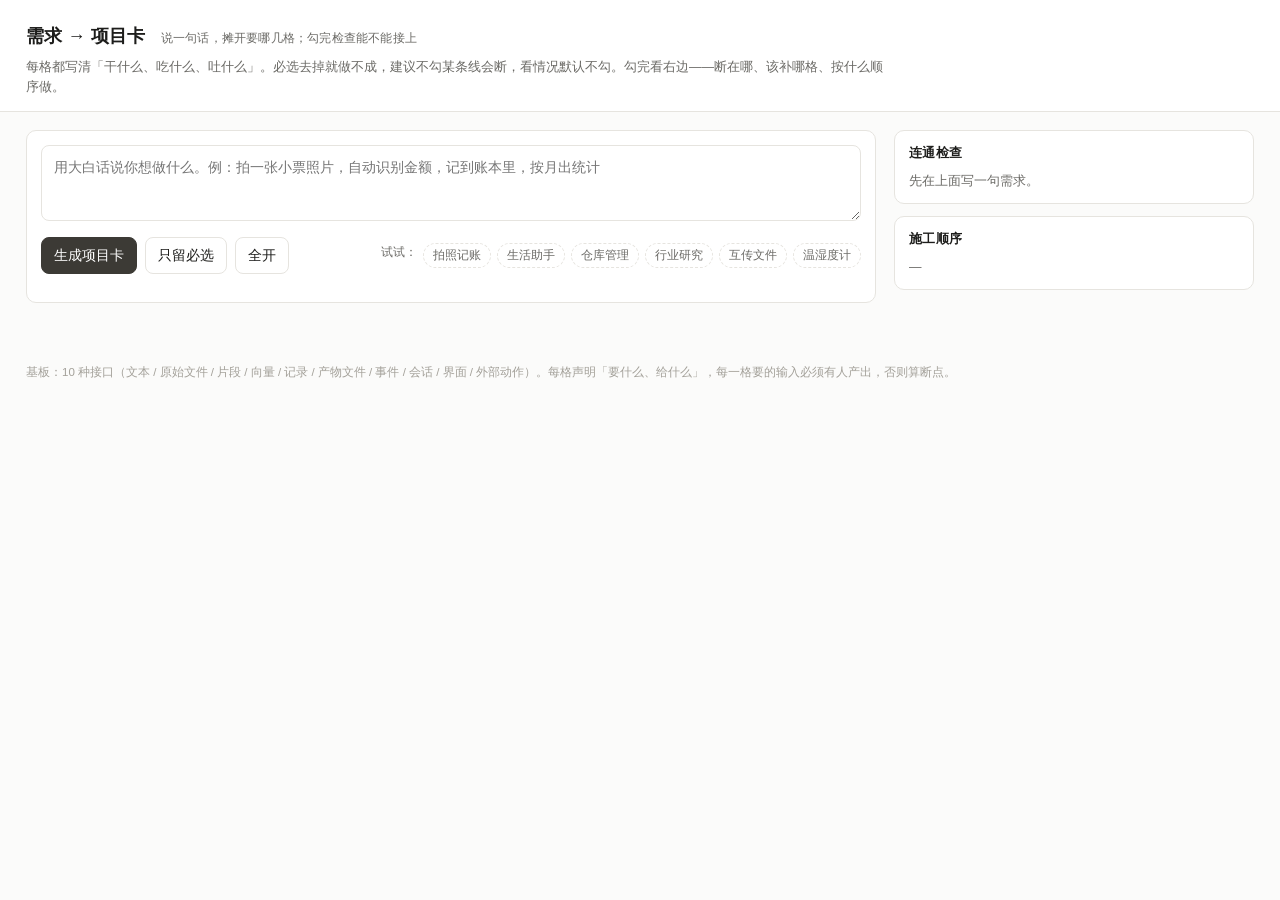
<file: arch/planner.template.html>
<!doctype html>
<html lang="zh-CN">
<head>
<meta charset="utf-8">
<meta name="viewport" content="width=device-width,initial-scale=1">
<title>墨山 · 需求 → 项目卡</title>
<style>
  :root{
    --bg:#fbfbfa; --panel:#fff; --line:#e6e4df; --ink:#1d1d1b; --dim:#6b6a66;
    --must:#2f6f4e; --adv:#8a6d1f; --opt:#6b6a66; --bad:#b3261e; --ok:#2f6f4e;
    --soft:#f4f2ee; --brand:#3c3a35;
  }
  *{box-sizing:border-box}
  html,body{margin:0;background:var(--bg);color:var(--ink);
    font:14px/1.6 -apple-system,BlinkMacSystemFont,"PingFang SC","Hiragino Sans GB","Microsoft YaHei",sans-serif}
  a{color:inherit}
  header{padding:22px 26px 14px;border-bottom:1px solid var(--line);background:var(--panel)}
  h1{margin:0;font-size:18px;letter-spacing:.2px}
  h1 small{font-weight:400;font-size:12px;color:var(--dim);margin-left:10px}
  .sub{margin:6px 0 0;color:var(--dim);font-size:12.5px;max-width:860px}
  main{display:grid;grid-template-columns:minmax(0,1fr) 360px;gap:18px;padding:18px 26px 60px;align-items:start}
  @media (max-width:980px){main{grid-template-columns:1fr}}
  .ask{background:var(--panel);border:1px solid var(--line);border-radius:10px;padding:14px}
  textarea{width:100%;min-height:76px;resize:vertical;border:1px solid var(--line);border-radius:8px;
    padding:10px 12px;font:inherit;background:#fff;outline:none}
  textarea:focus{border-color:#b9b5ab;box-shadow:0 0 0 3px #f0eee8}
  .row{display:flex;gap:8px;align-items:center;margin-top:10px;flex-wrap:wrap}
  button{font:inherit;cursor:pointer;border-radius:8px;border:1px solid var(--line);background:var(--soft);
    padding:6px 12px;color:var(--ink)}
  button:hover{background:#eeece6}
  button.main{background:var(--brand);color:#fff;border-color:var(--brand)}
  button.main:hover{background:#2b2a26}
  button.ghost{background:transparent}
  .egs{display:flex;gap:6px;flex-wrap:wrap;margin-left:auto}
  .egs span{font-size:12px;color:var(--dim)}
  .chip{font-size:12px;border:1px dashed var(--line);border-radius:20px;padding:2px 9px;color:var(--dim);cursor:pointer;background:#fff}
  .chip:hover{color:var(--ink);border-color:#ccc6ba}
  .stat{display:flex;gap:16px;margin:14px 0 0;font-size:12.5px;color:var(--dim);flex-wrap:wrap}
  .stat b{color:var(--ink);font-size:15px;margin-right:3px}
  .stat .k1 b{color:var(--must)} .stat .k2 b{color:var(--adv)} .stat .k3 b{color:var(--opt)}
  .group{margin-top:18px}
  .gt{display:flex;align-items:baseline;gap:8px;margin:0 0 8px;font-size:13px;font-weight:600}
  .gt i{font-style:normal;font-size:11.5px;font-weight:400;color:var(--dim)}
  .gt .dot{width:8px;height:8px;border-radius:50%;display:inline-block}
  .card{background:var(--panel);border:1px solid var(--line);border-radius:10px;padding:10px 12px;margin-bottom:8px;
    display:grid;grid-template-columns:22px minmax(0,1fr);gap:8px;transition:border-color .15s,background .15s}
  .card:hover{border-color:#d5d1c7}
  .card.off{background:#faf9f6;opacity:.62}
  .card input{margin:3px 0 0;width:15px;height:15px;accent-color:#3c3a35}
  .nm{font-weight:600;font-size:13.5px}
  .cid{font:11px/1 ui-monospace,SFMono-Regular,Menlo,monospace;color:#a3a099;margin-left:6px}
  .ab{color:#4a4944;font-size:12.5px;margin-top:1px}
  .io{font-size:11.5px;color:var(--dim);margin-top:4px}
  .io b{font-weight:500;color:#57554f}
  .prov{margin-top:6px;display:flex;gap:6px;flex-wrap:wrap}
  .pv{font-size:11.5px;border:1px solid var(--line);border-radius:6px;padding:1px 7px;color:#4a4944;background:#fff;cursor:pointer}
  .pv:hover{border-color:#c3bfb4}
  .pv.sel{border-color:var(--brand);background:var(--brand);color:#fff}
  .pv.sel i{color:#c8c4ba}
  .pv i{font-style:normal;color:#a3a099;margin-left:4px;font-size:10.5px}
  aside{position:sticky;top:18px;display:flex;flex-direction:column;gap:12px}
  .box{background:var(--panel);border:1px solid var(--line);border-radius:10px;padding:12px 14px}
  .bh{font-size:12.5px;font-weight:600;letter-spacing:.3px;margin:0 0 8px;display:flex;align-items:center;gap:6px}
  .badge{font-size:11.5px;border-radius:20px;padding:2px 9px;border:1px solid}
  .badge.ok{color:var(--ok);border-color:#bcd8c8;background:#eef6f1}
  .badge.bad{color:var(--bad);border-color:#e8c3bf;background:#fcf0ef}
  .brk{border-left:2px solid #e8c3bf;padding:2px 0 2px 9px;margin:8px 0;font-size:12.5px}
  .brk b{font-weight:600}
  .brk .fix{color:var(--dim);font-size:12px;margin-top:2px}
  .brk .fix em{font-style:normal;color:#2f6f4e}
  ol.seq{margin:0;padding-left:20px;font-size:12.5px}
  ol.seq li{margin:3px 0}
  ol.seq li small{color:#a3a099;font-size:11px;margin-left:5px}
  .gap{font-size:12px;color:#8a4a12;background:#fdf6ec;border:1px solid #f0e0c6;border-radius:8px;padding:7px 9px;margin-top:6px}
  .warn{font-size:12px;color:#8a4a12;background:#fdf6ec;border:1px solid #f0e0c6;border-radius:8px;padding:7px 9px;margin:6px 0}
  .empty{color:var(--dim);font-size:12.5px}
  .hint{font-size:11.5px;color:#a3a099;margin-top:8px}
  footer{padding:0 26px 40px;color:#a3a099;font-size:11.5px}
</style>
</head>
<body>
<header>
  <h1>需求 → 项目卡 <small>说一句话，摊开要哪几格；勾完检查能不能接上</small></h1>
  <p class="sub">每格都写清「干什么、吃什么、吐什么」。必选去掉就做不成，建议不勾某条线会断，看情况默认不勾。勾完看右边——断在哪、该补哪格、按什么顺序做。</p>
</header>

<main>
  <section>
    <div class="ask">
      <textarea id="need" placeholder="用大白话说你想做什么。例：拍一张小票照片，自动识别金额，记到账本里，按月出统计"></textarea>
      <div class="row">
        <button class="main" id="go">生成项目卡</button>
        <button class="ghost" id="onlyMust">只留必选</button>
        <button class="ghost" id="allOn">全开</button>
        <div class="egs">
          <span>试试：</span>
          <span class="chip" data-q="拍一张小票照片，自动识别金额和商品名，记到账本里，按月出统计图表，还能问这个月买菜花了多少">拍照记账</span>
          <span class="chip" data-q="我想做个个人生活助手，记录每天的饮食、睡眠和心情，到点提醒我喝水睡觉，每周给我一份总结">生活助手</span>
          <span class="chip" data-q="公司仓库管理：商品库存入库出库，扫码枪扫条码，库存低于阈值自动提醒补货，每月出报表，同事各自登录有权限">仓库管理</span>
          <span class="chip" data-q="我们做行业研究，要收集研报、公告和新闻，建成知识库能问答，自动写出带引用的行业分析报告，团队共享">行业研究</span>
          <span class="chip" data-q="局域网内手机和电脑互传文件，扫码就能传，不用登录，大文件也不卡">互传文件</span>
          <span class="chip" data-q="做个室内蓝牙wifi温湿度计，墨水屏显示温湿度，电池供电，能连手机看历史曲线">温湿度计</span>
        </div>
      </div>
      <div class="stat" id="stat"></div>
    </div>
    <div id="card"></div>
  </section>

  <aside>
    <div class="box" id="checkBox">
      <div class="bh">连通检查 <span id="badge"></span></div>
      <div id="checkBody"><div class="empty">先在上面写一句需求。</div></div>
    </div>
    <div class="box">
      <div class="bh">施工顺序</div>
      <div id="seqBox"><div class="empty">—</div></div>
    </div>
    <div id="gapBox"></div>
  </aside>
</main>

<footer>基板：10 种接口（文本 / 原始文件 / 片段 / 向量 / 记录 / 产物文件 / 事件 / 会话 / 界面 / 外部动作）。每格声明「要什么、给什么」，每一格要的输入必须有人产出，否则算断点。</footer>

<script>
const D = /*__DATA__*/null;
const byId = {}; D.comps.forEach(c => byId[c.id] = c);
const W = D.wire, TC = D.typeCn;
const pad2 = n => (n < 10 ? "0" + n : "" + n);

/* ---------- 需求解析（与 arch/match.py 同序） ---------- */
const norm = s => s.toLowerCase().replace(/[\s,，。；;、！!？?（）()【】\[\]「」“”"'—\-]+/g, "");
function hit(t, w) {
  w = norm(w);
  let i = t.indexOf(w);
  while (i >= 0) {
    const pre = t.slice(Math.max(0, i - 3), i);
    if (!D.neg.some(n => pre.includes(n))) return true;
    i = t.indexOf(w, i + 1);
  }
  return false;
}
/* 硬件格前置并按选型顺序排：用户最关心「这设备怎么做」，先给主控/传感/供电；
   而且从传感开始看，会先挑传感器，然后发现主控得反过来配。软件格按域顺序跟在后面。 */
const HW_ORDER = ["hw.mcu","hw.sense","hw.display","hw.power","hw.wireless",
                  "hw.firmware","hw.pcb","hw.enclosure","hw.gateway","hw.cert"];
function ord(ids){
  const rk = c => { const i = HW_ORDER.indexOf(c); return i < 0 ? 99 : i; };
  const hw = ids.filter(c => c.indexOf("hw.") === 0).sort((x, y) => rk(x) - rk(y));
  const rest = ids.filter(c => c.indexOf("hw.") !== 0)
    .sort((x, y) => D.domOrder.indexOf(byId[x].dom) - D.domOrder.indexOf(byId[y].dom));
  return hw.concat(rest);
}

function matchNeed(need) {
  const t = norm(need), score = {}, why = {};
  const add = (cid, w, r) => {
    if (!byId[cid]) return;
    score[cid] = (score[cid] || 0) + w;
    (why[cid] = why[cid] || []).push(r);
  };
  for (const cid in D.trig) {
    const [st, wk] = D.trig[cid];
    const ns = st.filter(w => hit(t, w));
    if (ns.length) { add(cid, 3 * Math.min(ns.length, 3), "命中「" + ns.slice(0, 3).join("、") + "」"); continue; }
    const nw = wk.filter(w => hit(t, w));
    if (nw.length) add(cid, 1, "沾到「" + nw.slice(0, 2).join("、") + "」");
  }
  const scen = [];
  for (const [label, words, mods] of D.scen) {
    const ns = words.filter(w => hit(t, w));
    if (!ns.length) continue;
    scen.push(label);
    mods.forEach(c => add(c, 5, "场景「" + label + "」"));
  }
  const prefs = {};
  for (const k in D.cons) { const v = D.cons[k].filter(w => hit(t, w)); if (v.length) prefs[k] = v; }

  let must = [], opt = [];
  for (const cid in score) (score[cid] >= 3 ? must : opt).push(cid);
  const pulled = {}, q = [...must];
  while (q.length) {
    const cid = q.shift();
    for (const dep of (D.req[cid] || [])) {
      if (must.includes(dep) || !byId[dep]) continue;
      must.push(dep); pulled[dep] = cid; q.push(dep);
    }
  }
  const aiSelected = must.some(c => byId[c] && !["app", "ai.deliver", "ai.model", "hw"].includes(byId[c].dom));
  if (aiSelected && !must.includes("ai.model.gateway") && byId["ai.model.gateway"]) {
    must.push("ai.model.gateway"); pulled["ai.model.gateway"] = "AI 域兜底";
  }
  opt = opt.filter(c => !must.includes(c)).sort((x, y) => score[y] - score[x]);

  // 三档（含「需求没明说但必然要有」的隐含格）
  const core = [], rec = [], gapList = [];
  const giv = new Set(); must.forEach(c => (W[c] || [null, []])[1].forEach(x => giv.add(x)));
  if (giv.has("R") && !must.includes("app.data") && byId["app.data"]) rec.push("app.data");
  if ((giv.has("T") || giv.has("R") || giv.has("F")) && !giv.has("X") && !must.includes("app.ui") && byId["app.ui"]) rec.push("app.ui");
  must.forEach(cid => {
    if (!pulled[cid]) return core.push(cid);
    // 硬依赖不算「建议」：网关没它 AI 格空转；硬件格没有「可选」一说
    (cid === "ai.model.gateway" || cid.indexOf("hw.") === 0 ? core : rec).push(cid);
  });
  const scene = opt.filter(c => !rec.includes(c)).slice(0, Math.max(0, 14 - core.length - rec.length));
  const uniq = a => [...new Set(a)];
  const gaps = [];
  D.gap.forEach(([words, name, how]) => { if (words.some(w => hit(t, w))) gaps.push([name, how]); });
  return { core: ord(uniq(core)), rec: ord(uniq(rec)), scene: ord(uniq(scene)), scen, score, why, gaps, prefs };
}

/* ---------- 连通检查 ---------- */
function check(picks) {
  const given = {};
  picks.forEach(c => (W[c] || [null, []])[1].forEach(x => (given[x] = given[x] || []).push(c)));
  const breaks = [];
  picks.forEach(cid => {
    if (cid === "app.ui") return;               // 界面自己就是入口
    const needs = (W[cid] || [[], []])[0];
    needs.forEach(grp => {
      const ok = grp.some(x => D.ext.includes(x) || (given[x] || []).some(o => o !== cid));
      if (!ok) {
        const fix = [];
        grp.forEach(x => (D.patch[x] || []).forEach(p => { if (!picks.includes(p) && byId[p]) fix.push(byId[p].name); }));
        breaks.push({ who: byId[cid].name, cid, need: grp.map(x => TC[x]).join("或"), fix: fix.slice(0, 3) });
      }
    });
  });
  // 拓扑：每轮挑输入已满足的，同轮按「产出被依赖次数」降序
  const done = new Set(), order = [], placed = new Set();   // done 存类型
  let pool = [...picks];
  while (pool.length) {
    let ready = pool.filter(cid => {
      // 手工钉的前后关系：网关接的是主控吐出来的数据，必须等主控排上
      const af = (D.after || {})[cid];
      if (af && picks.indexOf(af) >= 0 && !placed.has(af)) return false;
      return cid === "app.ui" || (W[cid] || [[], []])[0].every(grp =>
        grp.some(x => D.ext.includes(x) || done.has(x)));
    });
    if (!ready.length) { order.push(...pool); break; }
    const used = cid => {
      const outs = (W[cid] || [null, []])[1].filter(x => !["T", "S", "E"].includes(x));
      return picks.filter(o => o !== cid && (W[o] || [[], []])[0].some(g => g.some(x => outs.includes(x)))).length;
    };
    ready.sort((x, y) => {
      // 硬件先启动：打样两周、开模三周，软件可以并行写
      const hx = x.indexOf("hw.") === 0 ? 0 : 1, hy = y.indexOf("hw.") === 0 ? 0 : 1;
      if (hx !== hy) return hx - hy;
      const a = (W[x] || [[], []])[0].length ? 1 : 0, b = (W[y] || [[], []])[0].length ? 1 : 0;
      if (a !== b) return a - b;
      const d = used(y) - used(x); if (d) return d;
      return D.domOrder.indexOf(byId[x].dom) - D.domOrder.indexOf(byId[y].dom);
    });
    order.push(...ready);
    ready.forEach(c => placed.add(c));
    ready.forEach(c => (W[c] || [null, []])[1].forEach(x => done.add(x)));
    pool = pool.filter(c => !ready.includes(c));
  }
  // 出口检查：产出的东西没有任何一格消费，也没有界面/文件/消息把它交出去
  const dead = [];
  picks.forEach(cid => {
    if (cid.startsWith("ai.deliver") || cid === "app.ui") return;
    (W[cid] || [null, []])[1].forEach(x => {
      if (["X", "Q", "E", "S"].includes(x)) return;
      const used = picks.some(o => o !== cid && (W[o] || [[], []])[0].some(g => g.includes(x)));
      if (!used) dead.push({ who: byId[cid].name, type: TC[x] });
    });
  });
  const lines = Object.values(given).reduce((n, v) => n + v.length, 0);
  return { breaks, order, lines, dead };
}

/* ---------- 渲染 ---------- */
let COV = null, SELS = {};
const el = (t, cls, html) => { const n = document.createElement(t); if (cls) n.className = cls; if (html != null) n.innerHTML = html; return n; };
const esc = s => String(s).replace(/[&<>"]/g, c => ({ "&": "&amp;", "<": "&lt;", ">": "&gt;", '"': "&quot;" }[c]));
const ioOf = cid => {
  const [needs, gives] = W[cid] || [[], []];
  const ins = cid === "app.ui" ? "（自己就是入口）" : (!needs.length ? "（不需要输入）" :
    needs.map(g => g.map(x => TC[x]).join("+")).join(" 或 "));
  const outs = gives.length ? gives.map(x => TC[x]).join(" + ") : "（无产出）";
  return [ins, outs];
};

function drawCard() {
  const box = document.getElementById("card");
  box.innerHTML = "";
  if (!COV) return;
  const tiers = [
    ["必选", "去掉就做不成", COV.core, "var(--must)", true],
    ["建议", "引擎为了让线通自动带的，不勾这条线会断", COV.rec, "var(--adv)", true],
    ["看情况", "沾边，你要不要？默认不勾", COV.scene, "var(--opt)", false],
  ];
  tiers.forEach(([name, hint, ids, color, on]) => {
    if (!ids.length) return;
    const g = el("div", "group");
    g.appendChild(el("div", "gt",
      `<span class="dot" style="background:${color}"></span>${name}<i>${ids.length} 格 · ${hint}</i>`));
    ids.forEach(cid => g.appendChild(cardOf(cid, on)));
    box.appendChild(g);
  });
  if (!COV.core.length && !COV.rec.length && !COV.scene.length) {
    const e = el("div", "box");
    e.style.marginTop = "18px";
    e.innerHTML = `<div class="bh">没有对应的能力格</div>
      <div class="empty">这句需求落在库的能力范围外。先看右边「库外」——那里写了这类事通常怎么做；
      如果关键词没被认出来（比如方言说法、行业内部叫法），把需求换成「要做什么 + 输入是什么 + 产出是什么」再试一次。</div>`;
    box.appendChild(e);
  }
  const st = document.getElementById("stat");
  if (!COV.core.length && !COV.rec.length && !COV.scene.length) { st.innerHTML = '<span>0 格命中</span>'; return; }
  st.innerHTML = `<span class="k1"><b>${COV.core.length}</b>必选</span>
    <span class="k2"><b>${COV.rec.length}</b>建议</span>
    <span class="k3"><b>${COV.scene.length}</b>看情况</span>
    <span>最少 <b>${COV.core.length}</b> 格能跑 · 推荐 <b>${COV.core.length + COV.rec.length}</b> 格</span>`;
}

function cardOf(cid, on) {
  const c = byId[cid], [ins, outs] = ioOf(cid);
  const wrap = el("div", "card" + (on ? "" : " off"));
  const cb = el("input"); cb.type = "checkbox"; cb.checked = on; cb.dataset.cid = cid;
  const body = el("div");
  body.innerHTML = `<div><span class="nm">${esc(c.name)}</span><span class="cid">${cid}</span></div>
    <div class="ab">${esc(c.abstract)}</div>
    <div class="io"><b>进</b> ${esc(ins)} &nbsp;→&nbsp; <b>出</b> ${esc(outs)}</div>`;
  const pv = el("div", "prov");
  (c.providers || []).forEach((p, i) => {
    const s = el("span", "pv" + (SELS[cid] === p.n || (!SELS[cid] && i === 0) ? " sel" : ""),
      esc(p.n) + `<i>${esc(p.k)}</i>`);
    s.onclick = () => { SELS[cid] = p.n; [...pv.children].forEach(x => x.classList.remove("sel")); s.classList.add("sel"); };
    pv.appendChild(s);
  });
  if ((c.np || 0) > (c.providers || []).length) pv.appendChild(el("span", "pv", `+${c.np - c.providers.length}`));
  body.appendChild(pv);
  cb.onchange = () => { wrap.classList.toggle("off", !cb.checked); runCheck(); };
  wrap.appendChild(cb); wrap.appendChild(body);
  return wrap;
}

function runCheck() {
  const picks = [...document.querySelectorAll("#card input:checked")].map(i => i.dataset.cid);
  const badge = document.getElementById("badge"), body = document.getElementById("checkBody");
  const seq = document.getElementById("seqBox");
  if (!picks.length) {
    badge.className = "badge"; badge.textContent = "";
    body.innerHTML = '<div class="empty">没勾任何格。</div>'; seq.innerHTML = '<div class="empty">—</div>';
    return;
  }
  const r = check(picks);
  const offMust = COV ? COV.core.filter(c => !picks.includes(c)) : [];
  badge.className = "badge " + (r.breaks.length ? "bad" : "ok");
  badge.textContent = r.breaks.length ? `${r.breaks.length} 处断点` : "全通";
  let html = "";
  if (offMust.length) {
    html += `<div class="warn">⚠ 你取消了必选格：<b>${offMust.map(c => esc(byId[c].name)).join("、")}</b>
      ——它们不在，功能会缺一块，只是未必表现为「报错」。</div>`;
  }
  html += r.breaks.length
    ? r.breaks.map(b => `<div class="brk"><b>${esc(b.who)}</b> 需要「${esc(b.need)}」，勾选里没人产出
        ${b.fix.length ? `<div class="fix">补：<em>${b.fix.map(esc).join(" / ")}</em></div>` : ""}</div>`).join("")
    : `<div class="empty" style="color:#2f6f4e">✓ ${picks.length} 格、${r.lines} 条线都能接上，可以开工。</div>`;
  if (r.dead.length) {
    const uniq = [...new Set(r.dead.map(d => d.who + " → " + d.type))];
    html += `<div class="warn">⚠ 有几样东西做出来没去处：<b>${uniq.slice(0, 3).map(esc).join("、")}</b>
      ${uniq.length > 3 ? "…" : ""}<br>加一格界面或发布，不然用户看不到。</div>`;
  }
  body.innerHTML = html;
  seq.innerHTML = `<ol class="seq">` + r.order.map(cid =>
    `<li>${esc(byId[cid].name)}<small>${cid}</small></li>`).join("") + `</ol>`;
}

function drawGaps() {
  const box = document.getElementById("gapBox");
  box.innerHTML = "";
  if (!COV || !COV.gaps.length) return;
  const d = el("div", "box");
  d.appendChild(el("div", "bh", "库外（要自己找方案）"));
  COV.gaps.forEach(([name, how]) => d.appendChild(el("div", "gap", `<b>${esc(name)}</b><br>${esc(how)}`)));
  box.appendChild(d);
}

function go(q) {
  if (q != null) document.getElementById("need").value = q;
  const need = document.getElementById("need").value.trim();
  if (!need) { document.getElementById("need").focus(); return; }
  SELS = {};
  COV = matchNeed(need);
  drawCard(); drawGaps(); runCheck();
  if (!COV.core.length && !COV.rec.length) {
    document.getElementById("badge").className = "badge bad";
    document.getElementById("badge").textContent = "0 格";
    document.getElementById("checkBody").innerHTML =
      '<div class="empty">这句需求不在本库能力范围内（本库只管 AI 软件）。看下面「库外」有没有你要的那件事。</div>';
  }
}

document.getElementById("go").onclick = () => go();
document.getElementById("need").addEventListener("keydown", e => { if (e.key === "Enter" && (e.metaKey || e.ctrlKey)) go(); });
document.getElementById("onlyMust").onclick = () => {
  document.querySelectorAll("#card input").forEach(i => {
    const on = COV && COV.core.includes(i.dataset.cid);
    i.checked = on; i.closest(".card").classList.toggle("off", !on);
  });
  runCheck();
};
document.getElementById("allOn").onclick = () => {
  document.querySelectorAll("#card input").forEach(i => {
    i.checked = true; i.closest(".card").classList.remove("off");
  });
  runCheck();
};
document.querySelectorAll(".chip").forEach(c => c.onclick = () => go(c.dataset.q));
go("拍一张小票照片，自动识别金额和商品名，记到账本里，按月出统计图表，还能问这个月买菜花了多少");
</script>
</body>
</html>
</file>
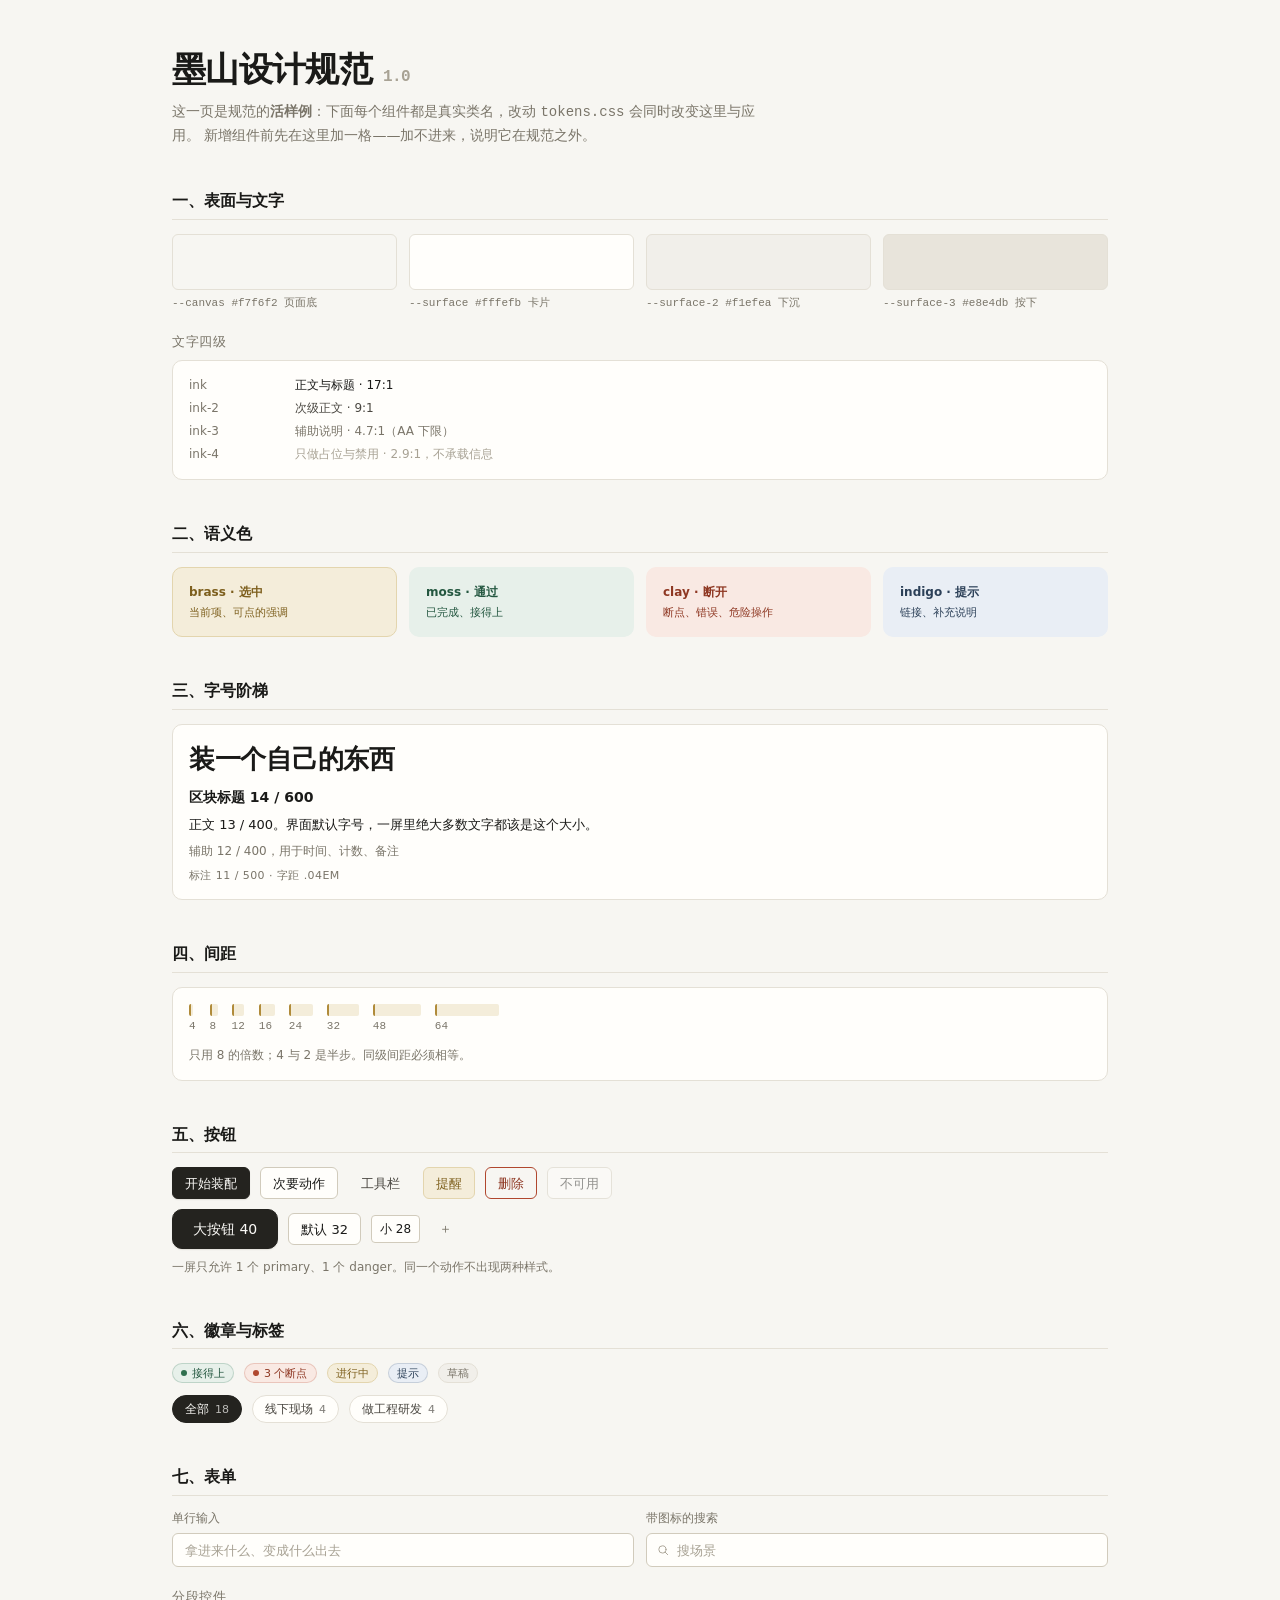
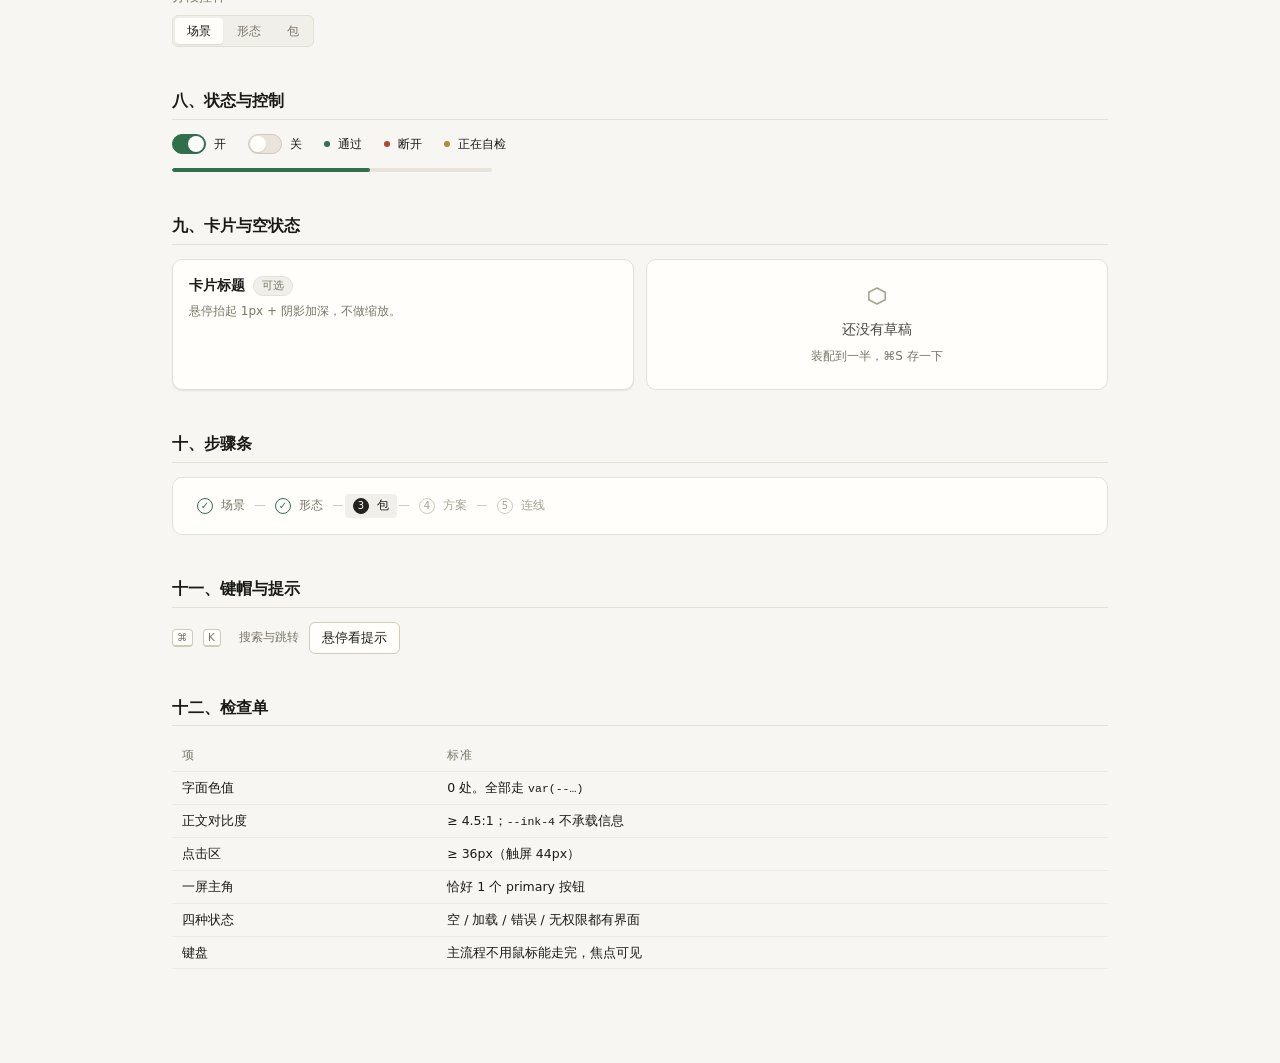
<file: app/ui/design.html>
<!doctype html>
<html lang="zh-CN">
  <head>
    <meta charset="utf-8" />
    <meta name="viewport" content="width=device-width, initial-scale=1" />
    <meta name="color-scheme" content="light dark" />
    <title>墨山设计规范 1.0</title>
    <link rel="stylesheet" href="./styles/tokens.css" />
    <link rel="stylesheet" href="./styles/base.css" />
    <link rel="stylesheet" href="./styles/components.css" />
    <style>
      body { overflow: auto; }
      .doc { max-width: 1000px; margin: 0 auto; padding: 48px 32px 96px; }
      .doc h1 { font-size: 34px; letter-spacing: -.02em; }
      .doc h2 {
        font-size: 16px; margin: 44px 0 14px; padding-bottom: 8px;
        border-bottom: 1px solid var(--line);
      }
      .doc h3 { font-size: 13px; color: var(--ink-3); font-weight: 500; margin: 22px 0 10px; letter-spacing: .04em; }
      .doc .lead { margin-top: 10px; font-size: 14px; line-height: 1.65; color: var(--ink-3); max-width: 66ch; }
      .grid { display: grid; gap: 12px; }
      .g2 { grid-template-columns: repeat(2, 1fr); }
      .g3 { grid-template-columns: repeat(3, 1fr); }
      .g4 { grid-template-columns: repeat(4, 1fr); }
      .box {
        border: 1px solid var(--line); border-radius: var(--r-md);
        background: var(--surface); padding: 16px;
      }
      .swatch { height: 56px; border-radius: var(--r-sm); border: 1px solid var(--line); }
      .sw { display: flex; flex-direction: column; gap: 6px; }
      .sw code { font-family: var(--font-mono); font-size: 11px; color: var(--ink-3); }
      .row-line { display: flex; align-items: center; gap: 10px; flex-wrap: wrap; }
      .sp { height: 12px; background: var(--brass-soft); border-left: 2px solid var(--brass); border-radius: 2px; }
      .spec { display: grid; grid-template-columns: 92px 1fr; gap: 6px 14px; font-size: 12px; }
      .spec b { color: var(--ink-3); font-weight: 500; }
      table { width: 100%; border-collapse: collapse; font-size: 12.5px; }
      th, td { text-align: left; padding: 7px 10px; border-bottom: 1px solid var(--line-2); }
      th { color: var(--ink-3); font-weight: 500; font-size: 11.5px; letter-spacing: .04em; }
      td code { font-family: var(--font-mono); font-size: 11.5px; }
    </style>
  </head>
  <body>
    <div class="doc">
      <h1>墨山设计规范 <span class="ghost t-16 mono">1.0</span></h1>
      <p class="lead">
        这一页是规范的<b>活样例</b>：下面每个组件都是真实类名，改动 <code>tokens.css</code> 会同时改变这里与应用。
        新增组件前先在这里加一格——加不进来，说明它在规范之外。
      </p>

      <h2>一、表面与文字</h2>
      <div class="grid g4">
        <div class="sw"><div class="swatch" style="background: var(--canvas)"></div><code>--canvas #f7f6f2 页面底</code></div>
        <div class="sw"><div class="swatch" style="background: var(--surface)"></div><code>--surface #fffefb 卡片</code></div>
        <div class="sw"><div class="swatch" style="background: var(--surface-2)"></div><code>--surface-2 #f1efea 下沉</code></div>
        <div class="sw"><div class="swatch" style="background: var(--surface-3)"></div><code>--surface-3 #e8e4db 按下</code></div>
      </div>
      <h3>文字四级</h3>
      <div class="box spec">
        <b>ink</b><span style="color: var(--ink)">正文与标题 · 17:1</span>
        <b>ink-2</b><span style="color: var(--ink-2)">次级正文 · 9:1</span>
        <b>ink-3</b><span style="color: var(--ink-3)">辅助说明 · 4.7:1（AA 下限）</span>
        <b>ink-4</b><span style="color: var(--ink-4)">只做占位与禁用 · 2.9:1，不承载信息</span>
      </div>

      <h2>二、语义色</h2>
      <div class="grid g4">
        <div class="box" style="border-color: var(--brass-line); background: var(--brass-soft)">
          <div class="t-12" style="color: var(--brass-ink); font-weight: 600">brass · 选中</div>
          <div class="t-11" style="color: var(--brass-ink); margin-top: 4px">当前项、可点的强调</div>
        </div>
        <div class="box" style="border-color: transparent; background: var(--moss-soft)">
          <div class="t-12" style="color: var(--moss-ink); font-weight: 600">moss · 通过</div>
          <div class="t-11" style="color: var(--moss-ink); margin-top: 4px">已完成、接得上</div>
        </div>
        <div class="box" style="border-color: transparent; background: var(--clay-soft)">
          <div class="t-12" style="color: var(--clay-ink); font-weight: 600">clay · 断开</div>
          <div class="t-11" style="color: var(--clay-ink); margin-top: 4px">断点、错误、危险操作</div>
        </div>
        <div class="box" style="border-color: transparent; background: var(--indigo-soft)">
          <div class="t-12" style="color: var(--indigo-ink); font-weight: 600">indigo · 提示</div>
          <div class="t-11" style="color: var(--indigo-ink); margin-top: 4px">链接、补充说明</div>
        </div>
      </div>

      <h2>三、字号阶梯</h2>
      <div class="box">
        <div style="font-size: 26px; font-weight: 600; letter-spacing: -.01em">装一个自己的东西</div>
        <div class="t-14 semi" style="margin-top: 10px">区块标题 14 / 600</div>
        <div class="t-13" style="margin-top: 8px">正文 13 / 400。界面默认字号，一屏里绝大多数文字都该是这个大小。</div>
        <div class="t-12 faint" style="margin-top: 8px">辅助 12 / 400，用于时间、计数、备注</div>
        <div class="t-11 wide faint" style="margin-top: 8px">标注 11 / 500 · 字距 .04EM</div>
      </div>

      <h2>四、间距</h2>
      <div class="box">
        <div class="row-line" style="align-items: flex-end; gap: 14px">
          <div><div class="sp" style="width: 4px"></div><code class="t-11 faint">4</code></div>
          <div><div class="sp" style="width: 8px"></div><code class="t-11 faint">8</code></div>
          <div><div class="sp" style="width: 12px"></div><code class="t-11 faint">12</code></div>
          <div><div class="sp" style="width: 16px"></div><code class="t-11 faint">16</code></div>
          <div><div class="sp" style="width: 24px"></div><code class="t-11 faint">24</code></div>
          <div><div class="sp" style="width: 32px"></div><code class="t-11 faint">32</code></div>
          <div><div class="sp" style="width: 48px"></div><code class="t-11 faint">48</code></div>
          <div><div class="sp" style="width: 64px"></div><code class="t-11 faint">64</code></div>
        </div>
        <div class="t-12 faint" style="margin-top: 12px">只用 8 的倍数；4 与 2 是半步。同级间距必须相等。</div>
      </div>

      <h2>五、按钮</h2>
      <div class="row-line" style="margin-bottom: 10px">
        <button class="btn btn--primary">开始装配</button>
        <button class="btn">次要动作</button>
        <button class="btn btn--ghost">工具栏</button>
        <button class="btn btn--brass">提醒</button>
        <button class="btn btn--danger">删除</button>
        <button class="btn" disabled>不可用</button>
      </div>
      <div class="row-line">
        <button class="btn btn--primary btn--lg">大按钮 40</button>
        <button class="btn">默认 32</button>
        <button class="btn btn--sm">小 28</button>
        <button class="iconbtn" aria-label="搜索">＋</button>
      </div>
      <p class="t-12 faint" style="margin-top: 10px">一屏只允许 1 个 primary、1 个 danger。同一个动作不出现两种样式。</p>

      <h2>六、徽章与标签</h2>
      <div class="row-line">
        <span class="badge badge--moss"><i class="dot dot--moss"></i>接得上</span>
        <span class="badge badge--clay"><i class="dot dot--clay"></i>3 个断点</span>
        <span class="badge badge--brass">进行中</span>
        <span class="badge badge--indigo">提示</span>
        <span class="badge badge--plain">草稿</span>
      </div>
      <div class="row-line" style="margin-top: 12px">
        <button class="chip" aria-pressed="true">全部 <span class="n">18</span></button>
        <button class="chip">线下现场 <span class="n">4</span></button>
        <button class="chip">做工程研发 <span class="n">4</span></button>
      </div>

      <h2>七、表单</h2>
      <div class="grid g2">
        <div>
          <div class="t-12 faint" style="margin-bottom: 6px">单行输入</div>
          <input class="field" placeholder="拿进来什么、变成什么出去" />
        </div>
        <div>
          <div class="t-12 faint" style="margin-bottom: 6px">带图标的搜索</div>
          <div class="field-group">
            <svg class="ico" viewBox="0 0 24 24"><circle cx="11" cy="11" r="6.2" /><path d="M15.6 15.6 20 20" /></svg>
            <input class="field" placeholder="搜场景" />
          </div>
        </div>
      </div>
      <h3>分段控件</h3>
      <div class="seg">
        <button aria-selected="true">场景</button>
        <button aria-selected="false">形态</button>
        <button aria-selected="false">包</button>
      </div>

      <h2>八、状态与控制</h2>
      <div class="row-line" style="gap: 22px">
        <div class="row gap-2"><span class="switch" role="switch" aria-checked="true"></span><span class="t-12">开</span></div>
        <div class="row gap-2"><span class="switch" role="switch" aria-checked="false"></span><span class="t-12">关</span></div>
        <div class="row gap-2"><i class="dot dot--moss"></i><span class="t-12">通过</span></div>
        <div class="row gap-2"><i class="dot dot--clay"></i><span class="t-12">断开</span></div>
        <div class="row gap-2"><i class="dot dot--brass dot--pulse"></i><span class="t-12">正在自检</span></div>
      </div>
      <div style="max-width: 320px; margin-top: 14px">
        <div class="progress"><i style="width: 62%"></i></div>
      </div>

      <h2>九、卡片与空状态</h2>
      <div class="grid g2">
        <div class="card card--hover" style="padding: 16px">
          <div class="row gap-2"><span class="t-14 semi">卡片标题</span><span class="badge badge--plain">可选</span></div>
          <p class="t-12 faint" style="margin-top: 6px; line-height: 1.6">悬停抬起 1px + 阴影加深，不做缩放。</p>
        </div>
        <div class="card card--flat">
          <div class="empty">
            <svg class="ico" viewBox="0 0 24 24" style="width: 24px; height: 24px"><path d="M3.8 8.2 12 4l8.2 4.2v7.6L12 20l-8.2-4.2z" /></svg>
            <b>还没有草稿</b>
            <span class="t-12">装配到一半，⌘S 存一下</span>
          </div>
        </div>
      </div>

      <h2>十、步骤条</h2>
      <div class="box">
        <div class="steps">
          <div class="step step--done"><span class="idx">✓</span><span>场景</span></div>
          <i class="sep"></i>
          <div class="step step--done"><span class="idx">✓</span><span>形态</span></div>
          <i class="sep"></i>
          <div class="step step--now"><span class="idx">3</span><span>包</span></div>
          <i class="sep"></i>
          <div class="step"><span class="idx">4</span><span>方案</span></div>
          <i class="sep"></i>
          <div class="step"><span class="idx">5</span><span>连线</span></div>
        </div>
      </div>

      <h2>十一、键帽与提示</h2>
      <div class="row-line">
        <kbd>⌘</kbd><kbd>K</kbd>
        <span class="t-12 faint" style="margin-left: 8px">搜索与跳转</span>
        <button class="btn" data-tip="悬停才出现，不挡内容">悬停看提示</button>
      </div>

      <h2>十二、检查单</h2>
      <table>
        <tr><th>项</th><th>标准</th></tr>
        <tr><td>字面色值</td><td>0 处。全部走 <code>var(--…)</code></td></tr>
        <tr><td>正文对比度</td><td>≥ 4.5:1；<code>--ink-4</code> 不承载信息</td></tr>
        <tr><td>点击区</td><td>≥ 36px（触屏 44px）</td></tr>
        <tr><td>一屏主角</td><td>恰好 1 个 primary 按钮</td></tr>
        <tr><td>四种状态</td><td>空 / 加载 / 错误 / 无权限都有界面</td></tr>
        <tr><td>键盘</td><td>主流程不用鼠标能走完，焦点可见</td></tr>
      </table>
    </div>
  </body>
</html>
</file>
<file: app/ui/styles/tokens.css>
/* ─────────────────────────────────────────────────────────────
   墨山设计规范 · 1.0
   tokens.css —— 所有取值的唯一来源。组件里不许出现字面色值、字号、间距。

   三层表面：canvas（页底）→ surface（卡片）→ surface-2（下沉：侧栏/表头/输入）
   四级文字：ink（正文）→ ink-2（次级）→ ink-3（辅助）→ ink-4（占位/禁用）
   两色强调：brass（可点的、当前选中）、moss（通过）、clay（断开）、indigo（提示）

   对比度：ink 17:1、ink-2 9:1、ink-3 4.7:1（AA）、brass-ink 5.6:1（AA）
   ink-4 不可承载信息，只用于占位符与禁用态。
   ───────────────────────────────────────────────────────────── */

:root {
  /* ── 表面 ── */
  --canvas: #f7f6f2;
  --surface: #fffefb;
  --surface-2: #f1efea;
  --surface-3: #e8e4db;
  --scrim: rgba(28, 26, 20, .32);

  /* ── 线 ── */
  --line: #e4e0d6;
  --line-2: #eeeae1;
  --line-strong: #d1cbbc;

  /* ── 文字 ── */
  --ink: #1a1a18;
  --ink-2: #4a4741;
  --ink-3: #7a7569;
  --ink-4: #a8a294;
  --ink-inv: #fbfaf7;

  /* ── 强调色 ── */
  --brass: #b08b3a;          /* 图形、描边、选中条 */
  --brass-ink: #7d5f1d;      /* 承载文字时用这档 */
  --brass-soft: #f4edda;
  --brass-line: #e3d5ae;

  --moss: #2f6f4e;
  --moss-ink: #245740;
  --moss-soft: #e7f0ea;

  --clay: #b0472e;
  --clay-ink: #8e3722;
  --clay-soft: #f9e9e3;

  --indigo: #38506d;
  --indigo-ink: #2c4058;
  --indigo-soft: #e9eef5;

  /* ── 墨（主色块：主按钮、侧栏选中） ── */
  --ink-block: #24231f;
  --ink-block-hover: #33312a;

  /* ── 字体 ── */
  --font-ui: -apple-system, BlinkMacSystemFont, "SF Pro Text", "PingFang SC",
             "Hiragino Sans GB", "Microsoft YaHei", system-ui, sans-serif;
  --font-serif: "Songti SC", "Source Han Serif SC", "Noto Serif CJK SC", Georgia, serif;
  --font-mono: "SF Mono", ui-monospace, "JetBrains Mono", Menlo, monospace;

  /* ── 字号 ── */
  --fs-11: 11px;
  --fs-12: 12px;
  --fs-13: 13px;
  --fs-14: 14px;
  --fs-16: 16px;
  --fs-20: 20px;
  --fs-26: 26px;
  --fs-34: 34px;

  /* ── 行高 ── */
  --lh-tight: 1.24;
  --lh-snug: 1.42;
  --lh-normal: 1.6;
  --lh-loose: 1.75;

  /* ── 字重 ── */
  --fw-regular: 400;
  --fw-medium: 500;
  --fw-semi: 600;
  --fw-bold: 700;

  /* ── 字距 ── */
  --ls-tight: -.01em;
  --ls-wide: .04em;

  /* ── 间距：8 的倍数，4 与 2 是半步 ── */
  --sp-0: 0;
  --sp-1: 4px;
  --sp-2: 8px;
  --sp-3: 12px;
  --sp-4: 16px;
  --sp-5: 20px;
  --sp-6: 24px;
  --sp-8: 32px;
  --sp-10: 40px;
  --sp-12: 48px;
  --sp-16: 64px;

  /* ── 圆角 ── */
  --r-xs: 4px;
  --r-sm: 6px;
  --r-md: 10px;
  --r-lg: 14px;
  --r-xl: 20px;
  --r-pill: 999px;

  /* ── 阴影：靠「低透明度 + 双层」做出纸感，而不是大黑影 ── */
  --sh-1: 0 1px 2px rgba(40, 36, 24, .06), 0 1px 1px rgba(40, 36, 24, .04);
  --sh-2: 0 2px 6px rgba(40, 36, 24, .07), 0 10px 24px -10px rgba(40, 36, 24, .12);
  --sh-3: 0 14px 40px -10px rgba(40, 36, 24, .18), 0 2px 8px rgba(40, 36, 24, .06);
  --sh-inset: inset 0 1px 0 rgba(255, 255, 255, .7);

  /* ── 焦点 ── */
  --ring: 0 0 0 2px var(--canvas), 0 0 0 4px var(--brass);

  /* ── 动效 ── */
  --ease-out: cubic-bezier(.22, .8, .24, 1);
  --ease-in-out: cubic-bezier(.4, .14, .3, 1);
  --ease-spring: cubic-bezier(.2, 1.2, .3, 1);
  --t-fast: 120ms;
  --t-base: 200ms;
  --t-slow: 320ms;

  /* ── 结构尺寸 ── */
  --titlebar-h: 52px;      /* 容纳 macOS 红绿灯 + 可拖拽区 */
  --sidebar-w: 224px;
  --sidebar-w-collapsed: 60px;
  --content-max: 1180px;
  --hit-min: 36px;         /* 桌面端最小点击区 */
  --hit-touch: 44px;

  /* ── 层级 ── */
  --z-sticky: 10;
  --z-sidebar: 20;
  --z-popover: 40;
  --z-modal: 60;
  --z-toast: 80;
}

/* 深色：暖黑，不是纯黑；黄铜提亮两档，否则在暗底上「脏」 */
@media (prefers-color-scheme: dark) {
  :root:not([data-theme="light"]) {
    --canvas: #171614;
    --surface: #1f1e1a;
    --surface-2: #262521;
    --surface-3: #302e28;
    --scrim: rgba(0, 0, 0, .5);

    --line: #322f29;
    --line-2: #2a2823;
    --line-strong: #443f36;

    --ink: #ece9e1;
    --ink-2: #bdb7aa;
    --ink-3: #948d7e;
    --ink-4: #6e685c;
    --ink-inv: #14130f;

    --brass: #c9a455;
    --brass-ink: #dcc07a;
    --brass-soft: #332b19;
    --brass-line: #4a3d22;

    --moss: #6fb98f;
    --moss-ink: #8ccaa6;
    --moss-soft: #1c2c22;

    --clay: #d57b5f;
    --clay-ink: #e39680;
    --clay-soft: #33201a;

    --indigo: #8aa8cc;
    --indigo-ink: #a3bcd8;
    --indigo-soft: #1d242e;

    --ink-block: #ece9e1;
    --ink-block-hover: #f5f2ea;

    --sh-1: 0 1px 2px rgba(0, 0, 0, .4);
    --sh-2: 0 4px 12px rgba(0, 0, 0, .45);
    --sh-3: 0 18px 48px rgba(0, 0, 0, .55);
    --sh-inset: inset 0 1px 0 rgba(255, 255, 255, .04);
  }
}

/* 手动切换：<html data-theme="dark"> 时覆盖系统 */
:root[data-theme="dark"] {
  --canvas: #171614;
  --surface: #1f1e1a;
  --surface-2: #262521;
  --surface-3: #302e28;
  --scrim: rgba(0, 0, 0, .5);
  --line: #322f29;
  --line-2: #2a2823;
  --line-strong: #443f36;
  --ink: #ece9e1;
  --ink-2: #bdb7aa;
  --ink-3: #948d7e;
  --ink-4: #6e685c;
  --ink-inv: #14130f;
  --brass: #c9a455;
  --brass-ink: #dcc07a;
  --brass-soft: #332b19;
  --brass-line: #4a3d22;
  --moss: #6fb98f;
  --moss-ink: #8ccaa6;
  --moss-soft: #1c2c22;
  --clay: #d57b5f;
  --clay-ink: #e39680;
  --clay-soft: #33201a;
  --indigo: #8aa8cc;
  --indigo-ink: #a3bcd8;
  --indigo-soft: #1d242e;
  --ink-block: #ece9e1;
  --ink-block-hover: #f5f2ea;
  --sh-1: 0 1px 2px rgba(0, 0, 0, .4);
  --sh-2: 0 4px 12px rgba(0, 0, 0, .45);
  --sh-3: 0 18px 48px rgba(0, 0, 0, .55);
  --sh-inset: inset 0 1px 0 rgba(255, 255, 255, .04);
}
</file>
<file: app/ui/styles/base.css>
/* base.css —— 重置 + 排版基线 + 「不像网页」的那些细节 */

*,
*::before,
*::after { box-sizing: border-box; }

html, body {
  height: 100%;
  margin: 0;
  padding: 0;
}

html {
  /* 桌面应用不该有网页的惯性滚动与回弹 */
  overscroll-behavior: none;
  -webkit-text-size-adjust: 100%;
  background: var(--canvas);
}

body {
  font-family: var(--font-ui);
  font-size: var(--fs-13);
  line-height: var(--lh-snug);
  color: var(--ink);
  background: var(--canvas);
  -webkit-font-smoothing: antialiased;
  -moz-osx-font-smoothing: grayscale;
  text-rendering: optimizeLegibility;

  /* 应用不是文档：默认不可选中，正文区单独放开 */
  user-select: none;
  -webkit-user-select: none;
  cursor: default;

  /* 桌面壳里不该出现「长按弹菜单」「拖链接」这些小动作 */
  -webkit-touch-callout: none;
  -webkit-tap-highlight-color: transparent;

  overflow: hidden;
}

/* 正文、输入框、代码要能选中、能复制 */
p, li, dd, dt, blockquote, pre, code, .selectable, input, textarea {
  user-select: text;
  -webkit-user-select: text;
}

img, svg, video { display: block; max-width: 100%; }
img { -webkit-user-drag: none; }

/* 图标统一线框：细、圆角端点，跟 macOS 工具栏那种一致 */
.ico {
  fill: none;
  stroke: currentColor;
  stroke-width: 1.6;
  stroke-linecap: round;
  stroke-linejoin: round;
  flex: 0 0 auto;
}

button, input, select, textarea {
  font: inherit;
  color: inherit;
  margin: 0;
}

button { background: none; border: none; padding: 0; cursor: default; }

a {
  color: var(--indigo);
  text-decoration: none;
  cursor: pointer;
}
a:hover { text-decoration: underline; text-underline-offset: 2px; }

h1, h2, h3, h4, h5, h6 { margin: 0; font-weight: var(--fw-semi); line-height: var(--lh-tight); }
p { margin: 0; }
ul, ol { margin: 0; padding: 0; list-style: none; }

hr {
  border: none;
  border-top: 1px solid var(--line);
  margin: var(--sp-4) 0;
}

/* ── 焦点：只给键盘，不给鼠标 ── */
:focus { outline: none; }
:focus-visible {
  outline: none;
  box-shadow: var(--ring);
  border-radius: var(--r-sm);
}

/* ── 滚动条：细、低调、悬停才显形 ── */
.scroll {
  overflow-y: auto;
  overscroll-behavior: contain;
  scrollbar-width: thin;
  scrollbar-color: transparent transparent;
}
.scroll:hover { scrollbar-color: var(--line-strong) transparent; }

.scroll::-webkit-scrollbar { width: 10px; height: 10px; }
.scroll::-webkit-scrollbar-track { background: transparent; }
.scroll::-webkit-scrollbar-thumb {
  background: transparent;
  border-radius: var(--r-pill);
  border: 3px solid transparent;
  background-clip: content-box;
}
.scroll:hover::-webkit-scrollbar-thumb { background-color: var(--line-strong); background-clip: content-box; }
.scroll::-webkit-scrollbar-thumb:hover { background-color: var(--ink-4); background-clip: content-box; }

::selection { background: var(--brass-soft); color: var(--ink); }

/* ── 排版原子类 ── */
.t-11 { font-size: var(--fs-11); }
.t-12 { font-size: var(--fs-12); }
.t-13 { font-size: var(--fs-13); }
.t-14 { font-size: var(--fs-14); }
.t-16 { font-size: var(--fs-16); }
.t-20 { font-size: var(--fs-20); }
.t-26 { font-size: var(--fs-26); }
.t-34 { font-size: var(--fs-34); }

.dim { color: var(--ink-2); }
.faint { color: var(--ink-3); }
.ghost { color: var(--ink-4); }
.mono { font-family: var(--font-mono); font-variant-numeric: tabular-nums; }
.num { font-variant-numeric: tabular-nums; }
.semi { font-weight: var(--fw-semi); }
.med { font-weight: var(--fw-medium); }
.wide { letter-spacing: var(--ls-wide); }
.tight { letter-spacing: var(--ls-tight); }

.nowrap { white-space: nowrap; }
.ellipsis { overflow: hidden; text-overflow: ellipsis; white-space: nowrap; }
.clamp-2 {
  display: -webkit-box;
  -webkit-line-clamp: 2;
  -webkit-box-orient: vertical;
  overflow: hidden;
}
.clamp-3 {
  display: -webkit-box;
  -webkit-line-clamp: 3;
  -webkit-box-orient: vertical;
  overflow: hidden;
}

/* 中文正文的换行更稳一点 */
.prose {
  line-height: var(--lh-normal);
  color: var(--ink-2);
  text-wrap: pretty;
}

/* ── 布局原子类 ── */
.row { display: flex; align-items: center; }
.row-top { display: flex; align-items: flex-start; }
.col { display: flex; flex-direction: column; }
.gap-1 { gap: var(--sp-1); }
.gap-2 { gap: var(--sp-2); }
.gap-3 { gap: var(--sp-3); }
.gap-4 { gap: var(--sp-4); }
.gap-6 { gap: var(--sp-6); }
.grow { flex: 1 1 auto; min-width: 0; }
.push { margin-left: auto; }
.hidden { display: none !important; }
.sr-only {
  position: absolute; width: 1px; height: 1px;
  padding: 0; margin: -1px; overflow: hidden;
  clip: rect(0 0 0 0); white-space: nowrap; border: 0;
}

/* 窗口拖拽：顶栏与侧栏顶部可以拖动窗口 */
.drag { -webkit-app-region: drag; app-region: drag; }
.no-drag, .drag button, .drag a, .drag input { -webkit-app-region: no-drag; app-region: no-drag; }

/* ── 尊重系统的「减少动态效果」 ── */
@media (prefers-reduced-motion: reduce) {
  *, *::before, *::after {
    animation-duration: .01ms !important;
    animation-iteration-count: 1 !important;
    transition-duration: .01ms !important;
    scroll-behavior: auto !important;
  }
}
</file>
<file: app/ui/styles/components.css>
/* components.css —— 组件库。每个组件只吃 token，尺寸/状态/焦点全都齐。 */

/* ══ 按钮 ══════════════════════════════════════════════════
   四级：primary（墨底，一屏最多一个）/ secondary（白底细框）/
        ghost（无底，悬停才显形）/ danger（黏土色）
   三尺寸：sm 28 / md 32 / lg 40，均满足桌面 36px 附近的可点区域
   ══════════════════════════════════════════════════════════ */
.btn {
  display: inline-flex;
  align-items: center;
  justify-content: center;
  gap: var(--sp-2);
  height: 32px;
  padding: 0 var(--sp-3);
  border: 1px solid var(--line-strong);
  border-radius: var(--r-sm);
  background: var(--surface);
  color: var(--ink);
  font-size: var(--fs-13);
  font-weight: var(--fw-medium);
  line-height: 1;
  white-space: nowrap;
  cursor: default;
  transition: background var(--t-fast) var(--ease-out),
              border-color var(--t-fast) var(--ease-out),
              color var(--t-fast) var(--ease-out),
              box-shadow var(--t-fast) var(--ease-out),
              transform var(--t-fast) var(--ease-out);
}
.btn:hover { background: var(--surface-2); border-color: var(--ink-4); }
.btn:active { transform: translateY(.5px); background: var(--surface-3); }
.btn:focus-visible { box-shadow: var(--ring); }
.btn[disabled], .btn[aria-disabled="true"] {
  opacity: .45;
  pointer-events: none;
}

.btn--primary {
  background: var(--ink-block);
  border-color: var(--ink-block);
  color: var(--ink-inv);
  box-shadow: var(--sh-1);
}
.btn--primary:hover { background: var(--ink-block-hover); border-color: var(--ink-block-hover); }
.btn--primary:active { background: var(--ink-block); }

.btn--ghost {
  background: transparent;
  border-color: transparent;
  color: var(--ink-2);
}
.btn--ghost:hover { background: var(--surface-2); border-color: transparent; color: var(--ink); }
.btn--ghost:active { background: var(--surface-3); }

.btn--danger {
  background: transparent;
  border-color: var(--clay);
  color: var(--clay-ink);
}
.btn--danger:hover { background: var(--clay-soft); }

.btn--brass {
  background: var(--brass-soft);
  border-color: var(--brass-line);
  color: var(--brass-ink);
}
.btn--brass:hover { background: var(--brass-line); }

.btn--sm { height: 28px; padding: 0 var(--sp-2); font-size: var(--fs-12); border-radius: var(--r-xs); }
.btn--lg { height: 40px; padding: 0 var(--sp-5); font-size: var(--fs-14); border-radius: var(--r-md); gap: var(--sp-2); }
.btn--block { width: 100%; }

.btn .ico { width: 14px; height: 14px; flex: 0 0 auto; }

/* 图标按钮 */
.iconbtn {
  display: inline-flex;
  align-items: center;
  justify-content: center;
  width: 30px;
  height: 30px;
  border-radius: var(--r-sm);
  color: var(--ink-3);
  transition: background var(--t-fast) var(--ease-out), color var(--t-fast) var(--ease-out);
}
.iconbtn:hover { background: var(--surface-2); color: var(--ink); }
.iconbtn:focus-visible { box-shadow: var(--ring); }
.iconbtn .ico { width: 16px; height: 16px; }

/* ══ 输入 ══════════════════════════════════════════════════ */
.field {
  width: 100%;
  height: 34px;
  padding: 0 var(--sp-3);
  border: 1px solid var(--line-strong);
  border-radius: var(--r-sm);
  background: var(--surface);
  color: var(--ink);
  font-size: var(--fs-13);
  transition: border-color var(--t-fast) var(--ease-out), box-shadow var(--t-fast) var(--ease-out);
}
.field::placeholder { color: var(--ink-4); }
.field:hover { border-color: var(--ink-4); }
.field:focus {
  outline: none;
  border-color: var(--brass);
  box-shadow: 0 0 0 3px var(--brass-soft);
}
textarea.field { height: auto; padding: var(--sp-2) var(--sp-3); line-height: var(--lh-normal); resize: vertical; }

.field-group { position: relative; display: flex; align-items: center; }
.field-group .ico {
  position: absolute;
  left: 10px;
  width: 14px;
  height: 14px;
  color: var(--ink-4);
  pointer-events: none;
}
.field-group .field { padding-left: 30px; }

/* ══ 分段控件：替代旧版那种「一排小胶囊」 ══════════════════ */
.seg {
  display: inline-flex;
  padding: 2px;
  gap: 2px;
  background: var(--surface-2);
  border: 1px solid var(--line);
  border-radius: var(--r-sm);
}
.seg button {
  height: 26px;
  padding: 0 var(--sp-3);
  border-radius: var(--r-xs);
  font-size: var(--fs-12);
  color: var(--ink-3);
  transition: background var(--t-fast) var(--ease-out), color var(--t-fast) var(--ease-out);
}
.seg button:hover { color: var(--ink); }
.seg button[aria-selected="true"] {
  background: var(--surface);
  color: var(--ink);
  font-weight: var(--fw-medium);
  box-shadow: var(--sh-1);
}
.seg button:focus-visible { box-shadow: var(--ring); }

/* ══ 卡片 ══════════════════════════════════════════════════ */
.card {
  background: var(--surface);
  border: 1px solid var(--line);
  border-radius: var(--r-md);
  box-shadow: var(--sh-1), var(--sh-inset);
  transition: border-color var(--t-base) var(--ease-out),
              box-shadow var(--t-base) var(--ease-out),
              transform var(--t-base) var(--ease-out);
}
.card--flat { box-shadow: none; }
.card--pad { padding: var(--sp-4); }
.card--hover { cursor: default; }
.card--hover:hover {
  border-color: var(--line-strong);
  box-shadow: var(--sh-2);
  transform: translateY(-1px);
}
.card--selected {
  border-color: var(--brass);
  box-shadow: 0 0 0 1px var(--brass), var(--sh-2);
}

/* 卡片里的标题行 */
.card-hd {
  display: flex;
  align-items: flex-start;
  gap: var(--sp-3);
  padding: var(--sp-4) var(--sp-4) 0;
}
.card-hd h3 { font-size: var(--fs-14); font-weight: var(--fw-semi); }
.card-bd { padding: var(--sp-3) var(--sp-4) var(--sp-4); }
.card-ft {
  display: flex;
  align-items: center;
  gap: var(--sp-2);
  padding: var(--sp-3) var(--sp-4);
  border-top: 1px solid var(--line-2);
}

/* ══ 徽章：语义色靠「底 + 字」成对出现，不单靠颜色区分 ══════ */
.badge {
  display: inline-flex;
  align-items: center;
  gap: 5px;
  height: 20px;
  padding: 0 var(--sp-2);
  border-radius: var(--r-pill);
  font-size: var(--fs-11);
  font-weight: var(--fw-medium);
  line-height: 1;
  white-space: nowrap;
  border: 1px solid transparent;
}
.badge--moss { background: var(--moss-soft); color: var(--moss-ink); border-color: color-mix(in srgb, var(--moss) 22%, transparent); }
.badge--clay { background: var(--clay-soft); color: var(--clay-ink); border-color: color-mix(in srgb, var(--clay) 22%, transparent); }
.badge--brass { background: var(--brass-soft); color: var(--brass-ink); border-color: var(--brass-line); }
.badge--indigo { background: var(--indigo-soft); color: var(--indigo-ink); border-color: color-mix(in srgb, var(--indigo) 20%, transparent); }
.badge--plain { background: var(--surface-2); color: var(--ink-3); border-color: var(--line); }

/* 状态点：比整块底色更轻，用在小面积 */
.dot {
  width: 6px;
  height: 6px;
  border-radius: 50%;
  flex: 0 0 auto;
  background: var(--ink-4);
}
.dot--moss { background: var(--moss); }
.dot--clay { background: var(--clay); }
.dot--brass { background: var(--brass); }
.dot--pulse { animation: dotPulse 1.4s var(--ease-in-out) infinite; }
@keyframes dotPulse {
  0%, 100% { opacity: 1; transform: scale(1); }
  50% { opacity: .45; transform: scale(.82); }
}

/* ══ 标签 chip：可点可选 ═══════════════════════════════════ */
.chip {
  display: inline-flex;
  align-items: center;
  gap: 6px;
  height: 28px;
  padding: 0 var(--sp-3);
  border: 1px solid var(--line);
  border-radius: var(--r-pill);
  background: var(--surface);
  color: var(--ink-2);
  font-size: var(--fs-12);
  transition: all var(--t-fast) var(--ease-out);
}
.chip:hover { border-color: var(--line-strong); color: var(--ink); background: var(--surface-2); }
.chip[aria-pressed="true"], .chip--on {
  background: var(--ink-block);
  border-color: var(--ink-block);
  color: var(--ink-inv);
}
.chip[aria-pressed="true"]:hover, .chip--on:hover { background: var(--ink-block-hover); color: var(--ink-inv); }
.chip .n {
  font-size: var(--fs-11);
  opacity: .7;
  font-variant-numeric: tabular-nums;
}

/* ══ 步骤条 ════════════════════════════════════════════════ */
.steps { display: flex; align-items: center; gap: 0; }
.steps .step {
  display: flex;
  align-items: center;
  gap: var(--sp-2);
  height: 24px;
  padding: 0 var(--sp-2);
  font-size: var(--fs-12);
  color: var(--ink-4);
  white-space: nowrap;
  border-radius: var(--r-xs);
}
.steps .step .idx {
  display: inline-flex;
  align-items: center;
  justify-content: center;
  width: 16px;
  height: 16px;
  border-radius: 50%;
  border: 1px solid var(--line-strong);
  font-size: 10px;
  font-variant-numeric: tabular-nums;
}
.steps .step--done { color: var(--ink-3); }
.steps .step--done .idx { border-color: var(--moss); color: var(--moss); }
.steps .step--now { color: var(--ink); font-weight: var(--fw-medium); background: var(--surface-2); }
.steps .step--now .idx { background: var(--ink-block); border-color: var(--ink-block); color: var(--ink-inv); }
.steps .sep { width: 10px; height: 1px; background: var(--line-strong); margin: 0 2px; flex: 0 0 auto; }

/* 八步全名在窄窗口放不下（860 起就开始被裁），缩间距而不是去掉步骤名——
   步骤条一旦省略步骤，人就没法判断自己走到第几步了。 */
@media (max-width: 1000px) {
  .steps .step { padding: 0 4px; gap: 4px; font-size: var(--fs-11); }
  .steps .sep { width: 6px; margin: 0 1px; }
  .steps .step .idx { width: 15px; height: 15px; font-size: 9.5px; }
}

/* ══ 侧栏导航项 ════════════════════════════════════════════ */
.nav-item {
  display: flex;
  align-items: center;
  gap: var(--sp-2);
  height: 32px;
  padding: 0 var(--sp-2);
  margin: 1px 0;
  border-radius: var(--r-sm);
  color: var(--ink-2);
  font-size: var(--fs-13);
  transition: background var(--t-fast) var(--ease-out), color var(--t-fast) var(--ease-out);
}
.nav-item:hover { background: var(--surface-2); color: var(--ink); }
.nav-item[aria-current="page"] {
  background: var(--ink-block);
  color: var(--ink-inv);
  font-weight: var(--fw-medium);
}
.nav-item[aria-current="page"] .ico { color: var(--ink-inv); opacity: .9; }
.nav-item .ico { width: 15px; height: 15px; color: var(--ink-3); flex: 0 0 auto; }
.nav-item .cnt {
  margin-left: auto;
  font-size: var(--fs-11);
  color: var(--ink-4);
  font-variant-numeric: tabular-nums;
}
.nav-item[aria-current="page"] .cnt { color: var(--ink-inv); opacity: .6; }

.nav-label {
  padding: var(--sp-4) var(--sp-2) var(--sp-1);
  font-size: var(--fs-11);
  letter-spacing: var(--ls-wide);
  color: var(--ink-4);
}

/* ══ 模态 ══════════════════════════════════════════════════ */
.modal-scrim {
  position: fixed;
  inset: 0;
  z-index: var(--z-modal);
  background: var(--scrim);
  backdrop-filter: blur(3px) saturate(1.1);
  display: flex;
  align-items: center;
  justify-content: center;
  padding: var(--sp-8);
  animation: scrimIn var(--t-base) var(--ease-out);
}
@keyframes scrimIn { from { opacity: 0; } to { opacity: 1; } }

.modal {
  width: min(520px, 100%);
  max-height: min(78vh, 720px);
  display: flex;
  flex-direction: column;
  background: var(--surface);
  border: 1px solid var(--line-strong);
  border-radius: var(--r-lg);
  box-shadow: var(--sh-3);
  overflow: hidden;
  animation: modalIn var(--t-slow) var(--ease-spring);
}
@keyframes modalIn {
  from { opacity: 0; transform: translateY(8px) scale(.98); }
  to { opacity: 1; transform: none; }
}
.modal--wide { width: min(760px, 100%); }
.modal-hd {
  display: flex;
  align-items: center;
  gap: var(--sp-3);
  padding: var(--sp-4) var(--sp-5);
  border-bottom: 1px solid var(--line-2);
}
.modal-hd h2 { font-size: var(--fs-16); }
.modal-bd { padding: var(--sp-5); overflow-y: auto; }
.modal-ft {
  display: flex;
  justify-content: flex-end;
  gap: var(--sp-2);
  padding: var(--sp-3) var(--sp-5);
  border-top: 1px solid var(--line-2);
  background: var(--surface-2);
}

/* ══ Toast ═════════════════════════════════════════════════ */
/* 右下角而不是正下方：页面底部的「上一步 / 下一步」是主要动作，
   提示压在它们身上会被误认成第三个按钮。 */
.toast-wrap {
  position: fixed;
  bottom: var(--sp-5);
  right: var(--sp-5);
  z-index: var(--z-toast);
  display: flex;
  flex-direction: column;
  align-items: flex-end;
  gap: var(--sp-2);
  pointer-events: none;
}
.toast {
  display: flex;
  align-items: center;
  gap: var(--sp-2);
  padding: var(--sp-2) var(--sp-4);
  border-radius: var(--r-pill);
  background: var(--ink-block);
  color: var(--ink-inv);
  font-size: var(--fs-12);
  box-shadow: var(--sh-2);
  animation: toastIn var(--t-base) var(--ease-spring);
}
@keyframes toastIn {
  from { opacity: 0; transform: translateY(8px); }
  to { opacity: 1; transform: none; }
}

/* ══ 空状态 ════════════════════════════════════════════════ */
.empty {
  display: flex;
  flex-direction: column;
  align-items: center;
  gap: var(--sp-2);
  padding: var(--sp-6) var(--sp-6);
  text-align: center;
  color: var(--ink-3);
}
.empty .ico { width: 28px; height: 28px; color: var(--ink-4); margin-bottom: var(--sp-1); }
.empty b { color: var(--ink-2); font-weight: var(--fw-medium); font-size: var(--fs-14); }

/* ══ 开关 ══════════════════════════════════════════════════ */
.switch {
  position: relative;
  width: 34px;
  height: 20px;
  border-radius: var(--r-pill);
  background: var(--surface-3);
  border: 1px solid var(--line-strong);
  transition: background var(--t-base) var(--ease-out), border-color var(--t-base) var(--ease-out);
  flex: 0 0 auto;
}
.switch::after {
  content: "";
  position: absolute;
  top: 1px;
  left: 1px;
  width: 16px;
  height: 16px;
  border-radius: 50%;
  background: var(--surface);
  box-shadow: var(--sh-1);
  transition: transform var(--t-base) var(--ease-spring);
}
.switch[aria-checked="true"] { background: var(--moss); border-color: var(--moss); }
.switch[aria-checked="true"]::after { transform: translateX(14px); }
.switch:focus-visible { box-shadow: var(--ring); }

/* ══ 进度 ══════════════════════════════════════════════════ */
.progress {
  height: 4px;
  border-radius: var(--r-pill);
  background: var(--surface-3);
  overflow: hidden;
}
.progress > i {
  display: block;
  height: 100%;
  border-radius: inherit;
  background: var(--moss);
  transition: width var(--t-slow) var(--ease-out);
}
.progress--brass > i { background: var(--brass); }

/* ══ 工具提示（纯 CSS，不引库） ═════════════════════════════ */
[data-tip] { position: relative; }
[data-tip]::after {
  content: attr(data-tip);
  position: absolute;
  left: 50%;
  bottom: calc(100% + 7px);
  transform: translateX(-50%) translateY(2px);
  padding: 4px 8px;
  border-radius: var(--r-xs);
  background: var(--ink-block);
  color: var(--ink-inv);
  font-size: var(--fs-11);
  line-height: 1.3;
  white-space: nowrap;
  opacity: 0;
  pointer-events: none;
  transition: opacity var(--t-fast) var(--ease-out), transform var(--t-fast) var(--ease-out);
  z-index: var(--z-popover);
}
[data-tip]:hover::after { opacity: 1; transform: translateX(-50%) translateY(0); }

/* ══ 键帽 ══════════════════════════════════════════════════ */
kbd {
  display: inline-flex;
  align-items: center;
  justify-content: center;
  min-width: 18px;
  height: 18px;
  padding: 0 4px;
  border: 1px solid var(--line-strong);
  border-bottom-width: 2px;
  border-radius: var(--r-xs);
  background: var(--surface);
  color: var(--ink-3);
  font-family: var(--font-ui);
  font-size: 10.5px;
  line-height: 1;
}

/* ══ 分隔 ══════════════════════════════════════════════════ */
.sep-h { height: 1px; background: var(--line); margin: var(--sp-3) 0; }
.sep-v { width: 1px; align-self: stretch; background: var(--line); margin: 0 var(--sp-2); }
</file>
<file: app/ui/styles/app.css>
/* app.css —— 应用外壳与页面布局
   外壳：顶栏横跨整窗（左端给 macOS 红绿灯留 84px），侧栏在顶栏下方。
   这样顶栏是唯一拖拽区，和原生窗口的行为一致。 */

.app {
  display: grid;
  grid-template-columns: var(--sidebar-w) 1fr;
  grid-template-rows: var(--titlebar-h) 1fr;
  height: 100vh;
  background: var(--canvas);
}
.app[data-sidebar="off"] { grid-template-columns: 0 1fr; }

/* ══ 顶栏 ══════════════════════════════════════════════════ */
.topbar {
  grid-column: 1 / -1;
  display: flex;
  align-items: center;
  gap: var(--sp-3);
  height: var(--titlebar-h);
  padding: 0 var(--sp-4) 0 var(--sp-4);
  border-bottom: 1px solid var(--line);
  background: var(--canvas);
  z-index: var(--z-sticky);
}

/* 只有真正的桌面壳里，左上角才有红绿灯要避让 */
html.is-tauri .topbar { padding-left: 84px; }

.brand {
  display: flex;
  align-items: baseline;
  gap: 7px;
  flex: 0 0 auto;
}
.brand .mark {
  font-family: var(--font-serif);
  font-size: var(--fs-16);
  font-weight: var(--fw-semi);
  letter-spacing: .06em;
  color: var(--ink);
}
.brand .sub {
  font-size: var(--fs-11);
  color: var(--ink-3);
  letter-spacing: var(--ls-wide);
}

.crumb {
  display: flex;
  align-items: center;
  gap: 7px;
  min-width: 0;
  font-size: var(--fs-13);
  color: var(--ink-3);
}
.crumb .sep { color: var(--ink-4); }
.crumb b {
  color: var(--ink);
  font-weight: var(--fw-medium);
  overflow: hidden;
  text-overflow: ellipsis;
  white-space: nowrap;
  max-width: 30ch;
}

.topbar .right {
  margin-left: auto;
  display: flex;
  align-items: center;
  gap: var(--sp-2);
  flex: 0 0 auto;
}

/* 命令面板入口：做成搜索框样式，比一个闪电图标好用 */
.cmdk {
  display: flex;
  align-items: center;
  gap: var(--sp-2);
  height: 28px;
  padding: 0 var(--sp-2) 0 9px;
  min-width: 180px;
  border: 1px solid var(--line);
  border-radius: var(--r-sm);
  background: var(--surface-2);
  color: var(--ink-4);
  font-size: var(--fs-12);
  transition: border-color var(--t-fast) var(--ease-out), background var(--t-fast) var(--ease-out);
}
.cmdk:hover { background: var(--surface); border-color: var(--line-strong); }
.cmdk .ico { width: 13px; height: 13px; }
.cmdk kbd { margin-left: auto; }

/* ══ 侧栏 ══════════════════════════════════════════════════ */
.sidebar {
  display: flex;
  flex-direction: column;
  min-height: 0;
  padding: var(--sp-2) 10px var(--sp-2);
  border-right: 1px solid var(--line);
  background: var(--surface-2);
  overflow: hidden;
}
.app[data-sidebar="off"] .sidebar { display: none; }

.sidebar .scroll { flex: 1 1 auto; min-height: 0; }

/* 侧栏底部：帮助/设置/版本 */
.sidebar-ft {
  display: flex;
  flex-direction: column;
  gap: 2px;
  padding-top: var(--sp-2);
  border-top: 1px solid var(--line);
}
.ver {
  display: flex;
  justify-content: space-between;
  padding: 2px var(--sp-2) 0;
  font-size: var(--fs-11);
  color: var(--ink-4);
}

/* ══ 主区 ══════════════════════════════════════════════════ */
.main {
  display: flex;
  flex-direction: column;
  min-width: 0;
  min-height: 0;
  position: relative;
}

.view {
  flex: 1 1 auto;
  min-height: 0;
  overflow-y: auto;
  overscroll-behavior: contain;
  scroll-behavior: smooth;
}
@media (prefers-reduced-motion: reduce) { .view { scroll-behavior: auto; } }

.wrap {
  width: 100%;
  max-width: var(--content-max);
  margin: 0 auto;
  padding: var(--sp-6) var(--sp-8) var(--sp-16);
}
@media (max-width: 1100px) { .wrap { padding: var(--sp-6) var(--sp-5) var(--sp-12); } }

/* ══ 页头 ══════════════════════════════════════════════════ */
.pagehd {
  display: flex;
  align-items: flex-start;
  gap: var(--sp-4);
  margin-bottom: var(--sp-5);
}
.pagehd .titles { min-width: 0; }
.pagehd h1 {
  font-size: var(--fs-26);
  font-weight: var(--fw-semi);
  letter-spacing: var(--ls-tight);
  line-height: var(--lh-tight);
}
.pagehd .lead {
  margin-top: 6px;
  max-width: 62ch;
  font-size: var(--fs-13);
  line-height: var(--lh-normal);
  color: var(--ink-3);
}
.pagehd .lead b { color: var(--ink-2); font-weight: var(--fw-medium); }
.pagehd .aside {
  margin-left: auto;
  display: flex;
  align-items: center;
  gap: var(--sp-2);
  flex: 0 0 auto;
  flex-wrap: wrap;
  justify-content: flex-end;
  padding-top: 3px;
}

/* 小节标题 */
.secttl {
  display: flex;
  align-items: baseline;
  gap: var(--sp-2);
  margin: var(--sp-6) 0 var(--sp-3);
}
.secttl:first-child { margin-top: 0; }
.secttl b { font-size: var(--fs-14); font-weight: var(--fw-semi); }
.secttl span { font-size: var(--fs-12); color: var(--ink-3); }
.secttl .push { margin-left: auto; }

/* ══ 首页 ══════════════════════════════════════════════════ */
.hero {
  display: grid;
  grid-template-columns: 1.55fr 1fr;
  align-items: stretch;
  gap: var(--sp-3);
  margin-bottom: var(--sp-6);
}
@media (max-width: 900px) { .hero { grid-template-columns: 1fr; } }

/* 主入口：整块可点，视觉上必须比旁边重 */
.start {
  position: relative;
  display: flex;
  flex-direction: column;
  gap: var(--sp-4);
  padding: var(--sp-6);
  border: 1px solid var(--brass-line);
  border-radius: var(--r-lg);
  background:
    radial-gradient(120% 130% at 88% 8%, var(--brass-soft) 0%, transparent 58%),
    linear-gradient(150deg, var(--surface) 0%, #fbf8ef 100%);
  box-shadow: var(--sh-1), var(--sh-inset);
  text-align: left;
  transition: border-color var(--t-base) var(--ease-out),
              box-shadow var(--t-base) var(--ease-out),
              transform var(--t-base) var(--ease-out);
  overflow: hidden;
}
.start:hover {
  border-color: var(--brass);
  box-shadow: var(--sh-2), var(--sh-inset);
  transform: translateY(-1px);
}
.start:active { transform: translateY(0); }
.start:focus-visible { box-shadow: var(--ring), var(--sh-2); }

.start .kicker {
  display: inline-flex;
  align-items: center;
  gap: 6px;
  font-size: var(--fs-11);
  letter-spacing: var(--ls-wide);
  color: var(--brass-ink);
}
.start h2 {
  font-size: var(--fs-26);
  font-weight: var(--fw-semi);
  letter-spacing: var(--ls-tight);
  line-height: 1.2;
}
.start p {
  max-width: 40ch;
  font-size: var(--fs-13);
  line-height: var(--lh-normal);
  color: var(--ink-3);
}
.start .go {
  display: inline-flex;
  align-items: center;
  gap: var(--sp-2);
  align-self: flex-start;
  height: 38px;
  margin-top: var(--sp-1);
  padding: 0 var(--sp-5);
  border-radius: var(--r-sm);
  background: var(--ink-block);
  color: var(--ink-inv);
  font-size: var(--fs-13);
  font-weight: var(--fw-medium);
  box-shadow: var(--sh-1);
  transition: background var(--t-fast) var(--ease-out), transform var(--t-fast) var(--ease-out);
}
.start:hover .go { background: var(--ink-block-hover); }
.start .go .ico { width: 14px; height: 14px; transition: transform var(--t-base) var(--ease-out); }
.start:hover .go .ico { transform: translateX(2px); }

/* 次入口 */
.alt {
  display: flex;
  flex-direction: column;
  justify-content: center;
  gap: var(--sp-2);
  padding: var(--sp-4) var(--sp-5);
  border: 1px solid var(--line);
  border-radius: var(--r-md);
  background: var(--surface);
  text-align: left;
  transition: border-color var(--t-base) var(--ease-out),
              box-shadow var(--t-base) var(--ease-out),
              transform var(--t-base) var(--ease-out);
}
.alt:hover { border-color: var(--line-strong); box-shadow: var(--sh-2); transform: translateY(-1px); }
.alt:focus-visible { box-shadow: var(--ring); }
.alt .ico { width: 18px; height: 18px; color: var(--ink-3); }
.alt h3 { font-size: var(--fs-14); font-weight: var(--fw-semi); }
.alt p { font-size: var(--fs-12); line-height: var(--lh-normal); color: var(--ink-3); }

/* 首页指标一栏 */
.facts {
  display: grid;
  grid-template-columns: repeat(4, 1fr);
  gap: 1px;
  margin-top: var(--sp-4);
  border: 1px solid var(--line);
  border-radius: var(--r-md);
  background: var(--line);
  overflow: hidden;
}
@media (max-width: 760px) { .facts { grid-template-columns: repeat(2, 1fr); } }
.fact {
  display: flex;
  flex-direction: column;
  gap: 2px;
  padding: var(--sp-3) var(--sp-4);
  background: var(--surface);
}
.fact b { font-size: var(--fs-16); font-weight: var(--fw-semi); font-variant-numeric: tabular-nums; color: var(--ink-2); }
.fact span { font-size: var(--fs-11); color: var(--ink-3); }

/* ══ 场景页 ════════════════════════════════════════════════ */
.scidx {
  position: sticky;
  top: 0;
  z-index: var(--z-sticky);
  display: flex;
  align-items: center;
  gap: var(--sp-2);
  flex-wrap: wrap;
  padding: var(--sp-2) 0 var(--sp-3);
  /* 必须实色：半透明/渐变会让下层卡片从缝隙透出来，看着像没渲染完 */
  background: var(--canvas);
  box-shadow: 0 1px 0 var(--line);
  margin-bottom: var(--sp-4);
}
.scidx .lbl {
  font-size: var(--fs-11);
  color: var(--ink-4);
  letter-spacing: var(--ls-wide);
  margin-right: var(--sp-1);
}

.scgrid {
  display: grid;
  grid-template-columns: repeat(3, minmax(0, 1fr));
  gap: var(--sp-3);
}
@media (max-width: 1180px) { .scgrid { grid-template-columns: repeat(2, minmax(0, 1fr)); } }
@media (max-width: 720px) { .scgrid { grid-template-columns: 1fr; } }

.sc {
  display: flex;
  flex-direction: column;
  gap: var(--sp-2);
  padding: var(--sp-4);
  border: 1px solid var(--line);
  border-radius: var(--r-md);
  background: var(--surface);
  text-align: left;
  min-height: 132px;
  box-shadow: var(--sh-1);
  transition: border-color var(--t-base) var(--ease-out),
              box-shadow var(--t-base) var(--ease-out),
              transform var(--t-base) var(--ease-out);
}
.sc:hover { border-color: var(--brass); box-shadow: var(--sh-2); transform: translateY(-2px); }
.sc:active { transform: translateY(-1px); }
.sc:focus-visible { box-shadow: var(--ring), var(--sh-2); }

.sc .hd { display: flex; align-items: center; gap: var(--sp-2); }
.sc .ico {
  width: 26px;
  height: 26px;
  padding: 6px;
  border-radius: var(--r-xs);
  background: var(--surface-2);
  color: var(--ink-2);
  flex: 0 0 auto;
}
.sc:hover .ico { background: var(--brass-soft); color: var(--brass-ink); }
.sc .nm { font-size: var(--fs-14); font-weight: var(--fw-semi); line-height: 1.3; }
.sc .sub { font-size: var(--fs-12); line-height: var(--lh-normal); color: var(--ink-3); }
.sc .packs {
  display: flex;
  flex-wrap: wrap;
  gap: 4px;
  margin-top: auto;
  padding-top: var(--sp-2);
}
.sc .pk {
  font-size: var(--fs-11);
  padding: 2px 7px;
  border-radius: var(--r-pill);
  background: var(--surface-2);
  color: var(--ink-3);
}

/* 筛选后的提示行：必须有，否则用户以为场景没了 */
.sctip {
  display: flex;
  align-items: center;
  gap: var(--sp-2);
  padding: var(--sp-2) 0 0;
  font-size: var(--fs-12);
  color: var(--ink-3);
}
.sctip .lnk { color: var(--brass-ink); text-decoration: underline; text-underline-offset: 2px; }

/* ══ 定形态页 ══════════════════════════════════════════════
   三组问题（形态 / 规格 / 平台）用同一种卡，只是内容不同：
   前两组是单选，卡上必须能看出「选没选」，所以用 aria-checked 驱动样式。 */

.wrap > .steps { margin-bottom: var(--sp-6); }

.pgroup { margin-top: var(--sp-8); }
.pgroup:first-of-type { margin-top: 0; }

.pgt {
  display: flex;
  align-items: baseline;
  gap: var(--sp-2);
  padding-bottom: var(--sp-2);
  margin-bottom: var(--sp-3);
  border-bottom: 1px solid var(--line);
}
.pgt b { font-size: var(--fs-14); font-weight: var(--fw-semi); }
.pgt span { font-size: var(--fs-12); color: var(--ink-3); }

.fgrp, .sgrp {
  display: grid;
  grid-template-columns: repeat(3, minmax(0, 1fr));
  gap: var(--sp-3);
}
@media (max-width: 980px) { .fgrp, .sgrp { grid-template-columns: 1fr; } }

/* 单选卡：默认素，选中才上黄铜 */
.fcard, .scd {
  position: relative;
  display: flex;
  flex-direction: column;
  gap: var(--sp-2);
  padding: var(--sp-4);
  border: 1px solid var(--line);
  border-radius: var(--r-md);
  background: var(--surface);
  text-align: left;
  box-shadow: var(--sh-1);
  transition: border-color var(--t-base) var(--ease-out),
              box-shadow var(--t-base) var(--ease-out),
              background var(--t-base) var(--ease-out);
}
.fcard:hover, .scd:hover { border-color: var(--line-strong); box-shadow: var(--sh-2); }
.fcard:focus-visible, .scd:focus-visible { box-shadow: var(--ring), var(--sh-2); }
.fcard[aria-checked="true"], .scd[aria-checked="true"] {
  border-color: var(--brass);
  background: linear-gradient(180deg, var(--brass-soft) 0%, var(--surface) 42%);
  box-shadow: 0 0 0 1px var(--brass) inset, var(--sh-1);
}

.fcard .hd, .scd .hd { display: flex; align-items: center; gap: var(--sp-2); }

/* 形态图标：方底，选中转黄铜 */
.fico {
  display: inline-flex;
  align-items: center;
  justify-content: center;
  width: 34px;
  height: 34px;
  border-radius: var(--r-sm);
  background: var(--surface-2);
  color: var(--ink-2);
  flex: 0 0 auto;
  transition: background var(--t-base) var(--ease-out), color var(--t-base) var(--ease-out);
}
.fcard[aria-checked="true"] .fico { background: var(--brass-soft); color: var(--brass-ink); }

.fcard .nm, .scd .nm {
  display: flex;
  align-items: baseline;
  gap: var(--sp-2);
  font-size: var(--fs-14);
  font-weight: var(--fw-semi);
}
.fcard .tag {
  font-size: var(--fs-11);
  font-weight: var(--fw-regular);
  color: var(--ink-4);
  letter-spacing: var(--ls-wide);
}

/* 规格卡上的「多少个模块 · 多少格」跟着形态变，用等宽数字避免跳动 */
.scd .n {
  font-size: var(--fs-11);
  font-weight: var(--fw-regular);
  color: var(--ink-3);
  font-variant-numeric: tabular-nums;
  white-space: nowrap;
}
/* 单列时卡片会被拉得很宽，示意图跟着放大成一块巨大的装饰——限宽，让它保持"小样"的尺度 */
.scd .art { padding: 2px 0 var(--sp-1); max-width: 300px; }
.scd .art svg { width: 100%; height: auto; }

.fcard .d, .scd .d {
  font-size: var(--fs-12);
  line-height: var(--lh-normal);
  color: var(--ink-3);
}

/* 「发出去会得到什么」单独一行：虚线以上是解释，以下是结果 */
.fcard .keep, .scd .keep {
  margin-top: auto;
  padding-top: var(--sp-2);
  border-top: 1px dashed var(--line);
  font-size: var(--fs-11);
  line-height: var(--lh-normal);
  color: var(--ink-4);
}
.fcard .keep b, .scd .keep b { color: var(--ink-2); font-weight: var(--fw-medium); }

/* 选中标记：没选时也留个淡圈，让人知道这是单选而不是普通卡 */
.pickmark {
  display: inline-flex;
  align-items: center;
  justify-content: center;
  width: 16px;
  height: 16px;
  margin-left: auto;
  border: 1px solid var(--line-strong);
  border-radius: 50%;
  color: transparent;
  flex: 0 0 auto;
  transition: background var(--t-fast) var(--ease-out),
              border-color var(--t-fast) var(--ease-out),
              color var(--t-fast) var(--ease-out);
}
.fcard[aria-checked="true"] .pickmark,
.scd[aria-checked="true"] .pickmark {
  background: var(--brass);
  border-color: var(--brass);
  color: #fff;
}

/* 平台：一行小方块，与规格/形态的卡片视觉分级 */
.plats { display: flex; flex-wrap: wrap; gap: var(--sp-2); }
.plat {
  display: inline-flex;
  align-items: center;
  gap: 6px;
  height: 32px;
  padding: 0 var(--sp-3);
  border: 1px solid var(--line);
  border-radius: var(--r-sm);
  background: var(--surface);
  font-size: var(--fs-12);
  color: var(--ink-2);
  transition: border-color var(--t-fast) var(--ease-out),
              background var(--t-fast) var(--ease-out),
              color var(--t-fast) var(--ease-out);
}
.plat:hover { border-color: var(--line-strong); }
.plat:focus-visible { box-shadow: var(--ring); }
.plat b { font-weight: var(--fw-medium); }
.plat .pn { font-size: var(--fs-11); color: var(--ink-4); }
.plat[aria-pressed="true"] {
  background: var(--ink-block);
  border-color: var(--ink-block);
  color: var(--ink-inv);
}
.plat[aria-pressed="true"] .pn { color: color-mix(in srgb, var(--ink-inv) 62%, transparent); }
.plat[disabled] {
  opacity: .5;
  background: transparent;
  color: var(--ink-4);
}

/* 解释性一行：空了就整行收掉，不留一条空白 */
.hintline {
  display: flex;
  align-items: flex-start;
  gap: 6px;
  margin-top: var(--sp-3);
  font-size: var(--fs-12);
  line-height: var(--lh-normal);
  color: var(--ink-3);
}
.hintline:empty { display: none; }
.hintline .ico { width: 13px; height: 13px; margin-top: 3px; color: var(--ink-4); }
.hintline b { color: var(--ink); font-weight: var(--fw-medium); }

/* 页尾那张说明卡：这里是唯一允许出现「三条并列句子」的地方 */
.note {
  margin-top: var(--sp-8);
  padding: var(--sp-4);
  border: 1px solid var(--line);
  border-radius: var(--r-md);
  background: var(--surface-2);
  font-size: var(--fs-12);
  line-height: 1.85;
  color: var(--ink-3);
}
.note b { color: var(--ink); font-weight: var(--fw-medium); }

/* ══ 选包 ══════════════════════════════════════════════════
   一个包是一张卡：表头（三态框、名字、等级、已选数、展开）＋ 可收起的模块清单。
   两次选择分在两处：点表头 = 整包装上或卸下，点右侧箭头 = 展开逐个取舍。
   卡片两列铺开，不占满整行；包色只用在图标与一条细渐变上，不做整块上色。 */

.pkgrid {
  display: grid;
  grid-template-columns: repeat(auto-fill, minmax(420px, 1fr));
  gap: var(--sp-3);
  align-items: start;
}
@media (max-width: 1000px) {
  .pkgrid { grid-template-columns: 1fr; }
}

.pkg {
  border: 1px solid var(--line);
  border-radius: var(--r-md);
  background: var(--surface);
  box-shadow: var(--sh-1);
  overflow: hidden;
  transition: border-color var(--t-base) var(--ease-out), box-shadow var(--t-base) var(--ease-out);
}
.pkg.is-off { box-shadow: none; }
.pkg.is-open { border-color: var(--line-strong); }
.pkg.is-hot { border-color: hsl(var(--h) 52% 46% / .65); box-shadow: 0 0 0 1px hsl(var(--h) 52% 46% / .35); }

.pk-hd { display: flex; align-items: stretch; }

.pk-sel {
  display: flex;
  align-items: center;
  gap: var(--sp-2);
  flex: 1 1 auto;
  min-width: 0;
  padding: var(--sp-3) var(--sp-2) var(--sp-3) var(--sp-4);
  text-align: left;
  background: linear-gradient(90deg, hsl(var(--h) 52% 48% / .09) 0%, transparent 58%);
  transition: background var(--t-fast) var(--ease-out);
}
.pk-sel:hover { background: hsl(var(--h) 52% 48% / .14); }
.pk-sel:focus-visible { box-shadow: inset var(--ring); }
/* 名字与元信息分两行：包名单独一行才有完整的省略空间，
   等级与估算挪到第二行，不跟包名抢宽度 */
.pk-sel .pktx {
  display: flex;
  flex-direction: column;
  gap: 1px;
  min-width: 0;
  flex: 1 1 auto;
}
.pk-sel b {
  font-size: var(--fs-13);
  font-weight: var(--fw-semi);
  overflow: hidden;
  text-overflow: ellipsis;
  white-space: nowrap;
}
.pk-sel .meta {
  display: flex;
  align-items: center;
  gap: 5px;
  min-width: 0;
  flex-wrap: wrap;
}
.pk-sel .pe {
  padding-left: 7px;
  border-left: 1px solid var(--line-strong);
  font-size: var(--fs-11);
  color: var(--ink-3);
  font-variant-numeric: tabular-nums;
  white-space: nowrap;
}
.pkg.is-off .pk-sel b { color: var(--ink-2); }

/* 三态勾选框：全选打勾、部分一横、没选留空 */
.tri {
  position: relative;
  flex: 0 0 auto;
  width: 16px;
  height: 16px;
  border: 1px solid var(--line-strong);
  border-radius: var(--r-xs);
  background: var(--surface);
  transition: background var(--t-fast) var(--ease-out), border-color var(--t-fast) var(--ease-out);
}
.tri[data-on="all"], .tri[data-on="part"] { background: var(--ink-block); border-color: var(--ink-block); }
.tri[data-on="all"]::after {
  content: "";
  position: absolute;
  left: 4px;
  top: 1px;
  width: 5px;
  height: 9px;
  border: solid var(--ink-inv);
  border-width: 0 1.6px 1.6px 0;
  transform: rotate(42deg);
}
.tri[data-on="part"]::after {
  content: "";
  position: absolute;
  left: 3px;
  top: 6.5px;
  width: 8px;
  height: 1.6px;
  border-radius: 1px;
  background: var(--ink-inv);
}

.pico {
  display: inline-flex;
  align-items: center;
  justify-content: center;
  width: 24px;
  height: 24px;
  border-radius: var(--r-xs);
  background: hsl(var(--h) 52% 48% / .12);
  color: hsl(var(--h) 52% 38%);
  flex: 0 0 auto;
}
/* 包色相画出来的图标在深色下必须提亮。两条通道都要覆盖：
   「跟随系统」时 html 上没有 data-theme，只写属性选择器会漏掉一半用户。 */
@media (prefers-color-scheme: dark) {
  html:not([data-theme="light"]) .pico { color: hsl(var(--h) 46% 66%); }
  html:not([data-theme="light"]) .mod .mico { color: hsl(var(--h) 44% 64%); }
}
html[data-theme="dark"] .pico { color: hsl(var(--h) 46% 66%); }

.ptk {
  padding: 1px 6px;
  border-radius: var(--r-pill);
  background: var(--surface-2);
  font-size: var(--fs-11);
  color: var(--ink-3);
  flex: 0 0 auto;
}
.pout {
  padding: 1px 6px;
  border-radius: var(--r-pill);
  border: 1px dashed var(--line-strong);
  font-size: var(--fs-11);
  color: var(--ink-4);
  flex: 0 0 auto;
}
.pk-sel .pn {
  margin-left: auto;
  padding-left: var(--sp-2);
  font-size: var(--fs-11);
  color: var(--ink-3);
  font-variant-numeric: tabular-nums;
  flex: 0 0 auto;
}

/* 展开开关：与表头同高，左侧一条分隔线 */
.pkexp {
  display: flex;
  align-items: center;
  gap: 4px;
  flex: 0 0 auto;
  padding: 0 var(--sp-3);
  border-left: 1px solid var(--line);
  font-size: var(--fs-11);
  color: var(--ink-3);
  transition: color var(--t-fast) var(--ease-out), background var(--t-fast) var(--ease-out);
}
.pkexp:hover { color: var(--ink); background: var(--surface-2); }
.pkexp .ico { transition: transform var(--t-fast) var(--ease-out); }
.pkexp[aria-expanded="true"] .ico { transform: rotate(180deg); }
.pkexp[aria-expanded="true"] { color: var(--ink); }

.pk-bd { border-top: 1px solid var(--line); }
.pkg:not(.is-open) .pk-bd { display: none; }

.ps {
  padding: var(--sp-2) var(--sp-4);
  border-bottom: 1px solid var(--line);
  font-size: var(--fs-12);
  line-height: var(--lh-normal);
  color: var(--ink-3);
  background: var(--surface-2);
}
.ps .ps-est {
  display: block;
  margin-top: 3px;
  font-size: var(--fs-11);
  color: var(--ink-4);
  font-variant-numeric: tabular-nums;
}

.plist { display: flex; flex-direction: column; }

/* 模块行：整行是一个按钮，左边是勾选框 */
.mod {
  display: grid;
  grid-template-columns: 16px 20px 1fr;
  align-items: start;
  gap: var(--sp-2);
  width: 100%;
  padding: var(--sp-2) var(--sp-4);
  text-align: left;
  transition: background var(--t-fast) var(--ease-out);
}
.mod + .mod { border-top: 1px solid var(--line-2, var(--line)); }
.mod:hover { background: var(--surface-2); }
.mod:focus-visible { box-shadow: var(--ring); border-radius: 0; }

.mod .box {
  display: inline-flex;
  align-items: center;
  justify-content: center;
  width: 16px;
  height: 16px;
  margin-top: 2px;
  border: 1px solid var(--line-strong);
  border-radius: var(--r-xs);
  background: var(--surface);
  color: transparent;
  transition: background var(--t-fast) var(--ease-out),
              border-color var(--t-fast) var(--ease-out),
              color var(--t-fast) var(--ease-out);
}
.mod[aria-pressed="true"] .box {
  background: var(--ink-block);
  border-color: var(--ink-block);
  color: var(--ink-inv);
}
.mod .mico { color: hsl(var(--h) 50% 42%); margin-top: 2px; }
html[data-theme="dark"] .mod .mico { color: hsl(var(--h) 44% 64%); }

/* 没勾的用「文字降级」而不是整行降透明度：
   整段包都没勾时，一片半透明会让人以为点不动，深色下还会糊成一片。 */
.mod[aria-pressed="false"] .nm { color: var(--ink-2); font-weight: var(--fw-regular); }
.mod[aria-pressed="false"] .sb,
.mod[aria-pressed="false"] .pv,
.mod[aria-pressed="false"] .cells code { color: var(--ink-4); }
.mod[aria-pressed="false"] .mico { opacity: .5; }
.mod[aria-pressed="false"]:hover .nm { color: var(--ink); }
.mod[aria-pressed="false"]:hover .sb,
.mod[aria-pressed="false"]:hover .mico { opacity: 1; color: var(--ink-3); }

.mod .body { display: flex; flex-direction: column; gap: 3px; min-width: 0; }
.mod .nm {
  display: flex;
  align-items: center;
  gap: 6px;
  flex-wrap: wrap;
  font-size: var(--fs-13);
  font-weight: var(--fw-medium);
}
.mod .tk {
  padding: 0 5px;
  border-radius: var(--r-xs);
  background: var(--clay-soft);
  color: var(--clay-ink);
  font-size: 10px;
  font-weight: var(--fw-regular);
}
.mod .mp {
  padding: 0 5px;
  border-radius: var(--r-xs);
  background: var(--surface-3);
  color: var(--ink-3);
  font-size: 10px;
  font-weight: var(--fw-regular);
}
.mod .pv { margin-left: auto; font-size: var(--fs-11); color: var(--ink-4); }
.mod .sb {
  font-size: var(--fs-12);
  line-height: var(--lh-normal);
  color: var(--ink-3);
}
.mod .cells { display: flex; flex-wrap: wrap; gap: 4px; margin-top: 1px; }
.mod .cells code {
  padding: 1px 5px;
  border-radius: var(--r-xs);
  background: var(--surface-2);
  font-family: var(--font-mono);
  font-size: 10.5px;
  color: var(--ink-3);
}
.mod:hover .cells code { background: var(--surface-3); }
/* 模块行末尾的估算：与能力格同一行右端，不额外占高度 */
.mod .me {
  margin-top: 3px;
  font-size: var(--fs-11);
  color: var(--ink-4);
  font-variant-numeric: tabular-nums;
}

/* 场景外的包：默认折叠，标题本身就是开关 */
.xpack { margin-top: var(--sp-8); }
.xpack-hd {
  display: flex;
  align-items: center;
  gap: var(--sp-2);
  width: 100%;
  padding: var(--sp-2) var(--sp-2) var(--sp-2) 0;
  margin-bottom: var(--sp-2);
  border-bottom: 1px solid var(--line);
  font-size: var(--fs-13);
  color: var(--ink-2);
  text-align: left;
}
.xpack-hd b { font-weight: var(--fw-semi); color: var(--ink); }
.xpack-hd .ico { color: var(--ink-4); transition: transform var(--t-fast) var(--ease-out); }
.xpack-hd[aria-expanded="false"] .ico { transform: rotate(-90deg); }

/* 地基被叉掉的警告：不能只是一行灰字 */
.warnbox {
  display: flex;
  align-items: center;
  gap: var(--sp-2);
  margin-bottom: var(--sp-4);
  padding: var(--sp-2) var(--sp-3);
  border: 1px solid color-mix(in srgb, var(--clay) 30%, transparent);
  border-radius: var(--r-sm);
  background: var(--clay-soft);
  font-size: var(--fs-12);
  line-height: var(--lh-normal);
  color: var(--clay-ink);
}
.warnbox b { font-weight: var(--fw-medium); }
.warnbox .ico { color: var(--clay); flex: 0 0 auto; }
.warnbox .btn { margin-left: auto; flex: 0 0 auto; }

/* 模块区底部那条汇总：滚动到这儿就该知道能进下一步了 */
.mobar {
  display: flex;
  align-items: center;
  gap: var(--sp-3);
  margin-top: var(--sp-6);
  padding: var(--sp-3) var(--sp-4);
  border: 1px solid var(--line);
  border-radius: var(--r-md);
  background: var(--surface);
  box-shadow: var(--sh-1);
}

/* ══ 每格挑实现 ════════════════════════════════════════════
   每条默认只露「已选中的做法」，点开才列出全部。
   做法列表在 DOM 里一直都在，靠 data-open 控制显隐——省得展开时重建，
   也省得两套节点（一套收起版、一套展开版）各改一遍。 */

.recbar {
  display: flex;
  align-items: center;
  gap: var(--sp-4);
  margin-bottom: var(--sp-6);
  padding: var(--sp-4);
  border: 1px solid var(--brass-line);
  border-radius: var(--r-md);
  background:
    radial-gradient(120% 140% at 92% 0%, var(--brass-soft) 0%, transparent 62%),
    var(--surface);
  box-shadow: var(--sh-1);
}
.recbar .rb { display: flex; flex-direction: column; gap: 3px; min-width: 0; flex: 1 1 auto; }
.recbar b { font-size: var(--fs-13); font-weight: var(--fw-semi); }
.recbar span { font-size: var(--fs-12); line-height: var(--lh-normal); color: var(--ink-3); }
.recbar .btn { flex: 0 0 auto; }

.pl {
  border: 1px solid var(--line);
  border-radius: var(--r-md);
  background: var(--surface);
  box-shadow: var(--sh-1);
  overflow: hidden;
  transition: border-color var(--t-base) var(--ease-out);
}
.pl[data-open="true"] { border-color: var(--line-strong); }

.pl-h {
  display: flex;
  align-items: center;
  gap: var(--sp-2);
  padding: var(--sp-2) var(--sp-3);
  flex-wrap: wrap;
}
.pl-h b { font-size: var(--fs-13); font-weight: var(--fw-semi); }
.pl-h .pico {
  width: 22px;
  height: 22px;
  border-radius: var(--r-xs);
}
.pl-h .ptag {
  padding: 0 5px;
  border-radius: var(--r-xs);
  background: var(--surface-2);
  font-size: 10.5px;
  color: var(--ink-3);
}
.pl-h .cells { display: flex; flex-wrap: wrap; gap: 4px; }
.pl-h .cells code,
.pl .cells code {
  padding: 1px 5px;
  border-radius: var(--r-xs);
  background: var(--surface-2);
  font-family: var(--font-mono);
  font-size: 10.5px;
  color: var(--ink-3);
}
/* 徽章外面还包了一层（内容要随选择替换），所以把 margin 放在这层上 */
.pl-h .lvb { margin-left: auto; display: inline-flex; align-items: center; }

/* 展开开关：不是主要动作，所以做小，跟等级徽章并排 */
.more {
  display: inline-flex;
  align-items: center;
  gap: 3px;
  height: 22px;
  padding: 0 var(--sp-2);
  border-radius: var(--r-pill);
  border: 1px solid var(--line);
  font-size: var(--fs-11);
  color: var(--ink-3);
  transition: color var(--t-fast) var(--ease-out), border-color var(--t-fast) var(--ease-out);
}
.more:hover { color: var(--ink); border-color: var(--line-strong); }
.more .ico { width: 12px; height: 12px; }

/* 收起时那一行：已选中的做法，一行说明白 */
.pl .cur {
  display: flex;
  align-items: baseline;
  gap: var(--sp-2);
  padding: 0 var(--sp-3) var(--sp-2);
  font-size: var(--fs-12);
  line-height: var(--lh-normal);
}
.pl[data-open="true"] .cur { display: none; }

/* 估算行：工时 · token · 费用。三个数都不用大字号——它是参考，不是主信息 */
.pl .est {
  display: flex;
  flex-wrap: wrap;
  align-items: center;
  gap: 5px;
  padding: 0 var(--sp-3) var(--sp-2);
  margin-top: -2px;
  font-size: var(--fs-11);
  color: var(--ink-3);
  font-variant-numeric: tabular-nums;
}
.pl .est .k {
  padding: 0 4px;
  border-radius: var(--r-xs);
  background: var(--surface-2);
  font-size: 10px;
  color: var(--ink-4);
}
.pl .est i { font-style: normal; color: var(--ink-4); }
.pl[data-open="true"] .est { padding-bottom: var(--sp-2); }

/* 选型合计：跟着每一条的选择走，不再是静态文案 */
.recbar .sum {
  display: flex;
  flex-wrap: wrap;
  align-items: baseline;
  gap: 4px;
  margin-top: 4px;
  font-size: var(--fs-12);
  color: var(--ink-2);
  font-variant-numeric: tabular-nums;
}
.recbar .sum span { color: var(--ink-3); }
.recbar .sum b { font-size: var(--fs-13); color: var(--ink); }

.pl .cur .nm { color: var(--ink-2); font-weight: var(--fw-medium); flex: 0 0 auto; }
.pl .cur .nt { color: var(--ink-3); min-width: 0; }

.why {
  padding: 0 var(--sp-3) var(--sp-2);
  font-size: var(--fs-11);
  line-height: var(--lh-normal);
  color: var(--ink-4);
}

.opts {
  display: flex;
  flex-direction: column;
  border-top: 1px solid var(--line);
}
.pl[data-open="false"] .opts { display: none; }
/* 展开后列表里会重复出现「已选中的那个」，不必再单独显示一行摘要 */
.pl[data-open="false"] .opts { display: none; }

.opt {
  display: grid;
  grid-template-columns: 14px 1fr;
  align-items: start;
  gap: var(--sp-2);
  width: 100%;
  padding: var(--sp-2) var(--sp-3);
  text-align: left;
  transition: background var(--t-fast) var(--ease-out);
}
.opt + .opt { border-top: 1px solid var(--line); }
.opt:hover { background: var(--surface-2); }
.opt:focus-visible { box-shadow: var(--ring); border-radius: 0; }

.opt .rd {
  width: 14px;
  height: 14px;
  margin-top: 3px;
  border: 1px solid var(--line-strong);
  border-radius: 50%;
  background: var(--surface);
  transition: border-color var(--t-fast) var(--ease-out),
              box-shadow var(--t-fast) var(--ease-out);
}
.opt[aria-checked="true"] .rd {
  border-color: var(--brass);
  box-shadow: inset 0 0 0 3px var(--surface), inset 0 0 0 12px var(--brass);
}
.opt[aria-checked="true"] { background: var(--brass-soft); }

.opt .txt { display: flex; flex-direction: column; gap: 2px; min-width: 0; }
.opt .n {
  display: flex;
  align-items: center;
  gap: 6px;
  font-size: var(--fs-12);
  font-weight: var(--fw-medium);
  color: var(--ink);
}
.opt .lv {
  padding: 0 5px;
  border-radius: var(--r-xs);
  font-size: 10px;
  font-weight: var(--fw-regular);
  background: var(--surface-3);
  color: var(--ink-3);
}
.opt .lv[data-lv="rec"] { background: var(--moss-soft); color: var(--moss-ink); }
.opt .lv[data-lv="warn"] { background: var(--clay-soft); color: var(--clay-ink); }
.opt .lv[data-lv="build"] { background: var(--brass-soft); color: var(--brass-ink); }
.opt .k { font-size: 10.5px; font-weight: var(--fw-regular); color: var(--ink-4); }
.opt .nt { font-size: var(--fs-11); line-height: var(--lh-normal); color: var(--ink-3); }

/* ══ 它们接得上吗 ══════════════════════════════════════════
   图上的颜色全部走 CSS 变量（只有域色相 --h 是算出来的），
   否则深色模式下会出现一片发光的浅色方块。 */

.testbar {
  display: flex;
  align-items: center;
  gap: var(--sp-3);
  padding: var(--sp-2) var(--sp-3);
  margin-bottom: var(--sp-3);
  border: 1px solid var(--line);
  border-radius: var(--r-sm);
  background: var(--surface);
  font-size: var(--fs-12);
}
.testbar .tst { display: inline-flex; align-items: center; gap: 6px; color: var(--ink-2); white-space: nowrap; }
.testbar .tdot {
  width: 7px;
  height: 7px;
  border-radius: 50%;
  background: var(--ink-4);
  flex: 0 0 auto;
}
.testbar.run .tdot { background: var(--brass); animation: tpulse 900ms ease-in-out infinite; }
.testbar.ok .tdot { background: var(--moss); }
.testbar.bad .tdot { background: var(--clay); }
@keyframes tpulse { 50% { opacity: .25; transform: scale(.8); } }

.testbar .tnum {
  font-family: var(--font-mono);
  font-size: var(--fs-11);
  color: var(--ink-3);
  white-space: nowrap;
  font-variant-numeric: tabular-nums;
}
.testbar .tline {
  flex: 1 1 auto;
  height: 3px;
  min-width: 40px;
  border-radius: var(--r-pill);
  background: var(--surface-3);
  overflow: hidden;
}
.testbar .tline i {
  display: block;
  height: 100%;
  width: 0;
  border-radius: inherit;
  background: var(--ink-block);
  transition: width 90ms linear;
}
.testbar.ok .tline i { background: var(--moss); }
.testbar.bad .tline i { background: var(--clay); }
.testbar .tres { font-size: var(--fs-11); color: var(--ink-3); white-space: nowrap; }
.testbar .tres b { color: var(--ink); font-weight: var(--fw-medium); }

/* 动效选择：一排小胶囊，只有当前这个实心 */
.wbar {
  display: flex;
  align-items: center;
  gap: var(--sp-2);
  flex-wrap: wrap;
  margin-bottom: var(--sp-3);
}
.achips { display: flex; flex-wrap: wrap; gap: 5px; }
.achip {
  height: 24px;
  padding: 0 var(--sp-2);
  border: 1px solid var(--line);
  border-radius: var(--r-pill);
  font-size: var(--fs-11);
  color: var(--ink-3);
  background: var(--surface);
  transition: color var(--t-fast) var(--ease-out),
              border-color var(--t-fast) var(--ease-out),
              background var(--t-fast) var(--ease-out);
}
.achip:hover { color: var(--ink); border-color: var(--line-strong); }
.achip[aria-pressed="true"] {
  background: var(--ink-block);
  border-color: var(--ink-block);
  color: var(--ink-inv);
}

.lgwrap {
  border: 1px solid var(--line);
  border-radius: var(--r-md);
  background: var(--surface);
  /* 横向网格底纹用重复渐变叠出来，比铺一张图轻 */
  background-image: repeating-linear-gradient(
    0deg, transparent 0 21px, color-mix(in srgb, var(--ink) 4%, transparent) 21px 22px
  );
  padding: 6px;
  overflow-x: auto;
  overflow-y: hidden;
}
.lg { display: block; max-width: none; }

/* 节点：底色 / 描边 / 文字 / 端点全走变量，深浅色都成立 */
.lg .node { transform-box: fill-box; transform-origin: 50% 50%; }
.lg .node .box {
  fill: hsl(var(--h) 62% 96%);
  stroke: hsl(var(--h) 45% 70%);
  transition: opacity var(--t-fast) var(--ease-out);
}
.lg .node .spine { fill: hsl(var(--h) 55% 58%); }
.lg .node .lbl { font-size: 10.5px; fill: var(--ink); }
.lg .node .dot-ok { fill: var(--moss); }
.lg .node .dot-bad { fill: var(--clay); }
.lg .node .dot-warn { fill: var(--brass); }
.lg .node.bad .box { stroke: var(--clay); stroke-width: 1.4; }
.lg .node.warn .box { stroke: var(--brass); stroke-width: 1.4; }

/* 深色：把纸片翻成深底浅字。两条通道都要写（跟随系统时没有 data-theme） */
@media (prefers-color-scheme: dark) {
  html:not([data-theme="light"]) .lg .node .box { fill: hsl(var(--h) 28% 17%); stroke: hsl(var(--h) 32% 44%); }
  html:not([data-theme="light"]) .lg .node .spine { fill: hsl(var(--h) 45% 62%); }
}
html[data-theme="dark"] .lg .node .box { fill: hsl(var(--h) 28% 17%); stroke: hsl(var(--h) 32% 44%); }
html[data-theme="dark"] .lg .node .spine { fill: hsl(var(--h) 45% 62%); }

/* 连线：先按 --len 藏起来，play 时按 --ed 依次描出来 */
.lg .edge {
  fill: none;
  stroke: hsl(var(--h) 45% 62%);
  stroke-width: 1.2;
  opacity: .55;
  stroke-dasharray: var(--len);
  stroke-dashoffset: var(--len);
}
.lg.play .edge { animation: edgeDraw .5s linear forwards; animation-delay: var(--ed); }
@keyframes edgeDraw { to { stroke-dashoffset: 0; } }

/* 缺输入的那条：红色虚线 + 一行小字，不参与连线动画 */
.lg .mline { stroke: var(--clay); stroke-width: 1.6; stroke-dasharray: 3 3; }
.lg .mlbl { font-size: 8.5px; fill: var(--clay); }

/* ── 五种装配动效 ──
   静止时也要分得出来：乐高有厚度、平涂是直角、焊接留金边、点亮常态微光。 */
.lg[data-anim="lego"] .node .box { filter: drop-shadow(0 3px 0 color-mix(in srgb, var(--ink) 24%, transparent)); }
.lg[data-anim="solder"] .node .spine { fill: #c9a227; }
.lg[data-anim="glow"] .edge { stroke-width: 1.7; opacity: .82; }
.lg[data-anim="glow"] .node .box { stroke-width: 1.7; }
.lg[data-anim="stack"] .node .box { filter: drop-shadow(0 2px 3px color-mix(in srgb, var(--ink) 20%, transparent)); }

.lg.play .node { animation: ndLego .46s cubic-bezier(.2, 1.5, .4, 1) both; animation-delay: var(--d); }

/* ① 平涂：不位移、不缩放，只是「啪」地刷上去（4 段跳变 + 直角块） */
.lg[data-anim="flat"].play .node {
  animation: ndFlat .22s steps(4, end) both;
  animation-delay: calc(var(--d) * .3);
}
@keyframes ndFlat { 0% { opacity: 0; } 100% { opacity: 1; } }

/* ② 立体乐高：掉下来、压一下、回弹 */
@keyframes ndLego {
  0% { opacity: 0; transform: translateY(-40px) scale(1.1); }
  56% { opacity: 1; transform: translateY(4px) scale(.975); }
  78% { transform: translateY(-2px) scale(1.008); }
  100% { transform: none; }
}

/* ③ 焊接：从左边滑进槽位，接触瞬间迸一点黄火 */
.lg[data-anim="solder"].play .node {
  animation: ndSolder .5s cubic-bezier(.35, .05, .35, 1) both;
  animation-delay: var(--d);
}
@keyframes ndSolder {
  0% { opacity: 0; transform: translateX(-52px); }
  56% { opacity: 1; transform: translateX(4px); filter: drop-shadow(0 0 9px rgba(214, 164, 40, .95)); }
  76% { transform: translateX(-2px); filter: drop-shadow(0 0 3px rgba(214, 164, 40, .6)); }
  100% { transform: none; filter: none; }
}

/* ④ 点亮：位置完全不动，只有光——先亮线，再一格一格爆亮 */
.lg[data-anim="glow"].play .node {
  animation: ndGlow .62s ease-out both;
  animation-delay: calc(var(--d) + 110ms);
}
@keyframes ndGlow {
  0% { opacity: .06; filter: brightness(3.4) saturate(.2); }
  50% { opacity: 1; filter: brightness(1.32); }
  100% { opacity: 1; filter: none; }
}

/* ⑤ 卡片堆叠：像发牌，左右交替歪着落（--r 由序号给定，奇偶相反） */
.lg[data-anim="stack"].play .node {
  animation: ndStack .54s cubic-bezier(.25, .9, .3, 1) both;
  animation-delay: var(--d);
}
@keyframes ndStack {
  0% { opacity: 0; transform: translateY(-16px) rotate(var(--r)); }
  100% { opacity: 1; transform: none; }
}

.animnote {
  margin-top: var(--sp-2);
  font-size: var(--fs-11);
  color: var(--ink-4);
}

/* ── 包图：一行一个包，右边是它装的模块 ── */
.pmap {
  border: 1px solid var(--line);
  border-radius: var(--r-md);
  background: var(--surface);
  padding: var(--sp-1) var(--sp-3);
}
.prow {
  display: grid;
  grid-template-columns: 168px minmax(0, 1fr);
  gap: var(--sp-3);
  align-items: start;
  padding: 7px 0;
  border-top: 1px dashed var(--line);
}
.prow:first-child { border-top: 0; }
@media (max-width: 820px) { .prow { grid-template-columns: 1fr; gap: 5px; } }

.pnode {
  display: flex;
  align-items: center;
  gap: 6px;
  padding: 4px 8px;
  border: 1px solid hsl(var(--h) 42% 86%);
  border-radius: var(--r-sm);
  background: hsl(var(--h) 60% 97%);
  font-size: var(--fs-12);
  min-width: 0;
}
.pnode .pd { display: inline-flex; color: hsl(var(--h) 50% 40%); flex: 0 0 auto; }
.pnode b {
  font-weight: var(--fw-medium);
  color: hsl(var(--h) 34% 24%);
  overflow: hidden;
  text-overflow: ellipsis;
  white-space: nowrap;
}
.pnode i { margin-left: auto; font-style: normal; font-size: 10.5px; color: hsl(var(--h) 30% 44%); }

.pchips { display: flex; flex-wrap: wrap; gap: 5px; padding-top: 1px; }
.mnode {
  display: inline-flex;
  align-items: center;
  gap: 4px;
  padding: 2px 7px;
  border: 1px solid hsl(var(--h) 40% 86%);
  border-radius: var(--r-xs);
  background: hsl(var(--h) 55% 97%);
  font-size: 11.5px;
  color: hsl(var(--h) 32% 26%);
  white-space: nowrap;
}
.mnode em {
  font-style: normal;
  font-size: 9.5px;
  color: #fff;
  background: hsl(var(--h) 45% 58%);
  border-radius: var(--r-pill);
  padding: 0 4px;
}
@media (prefers-color-scheme: dark) {
  html:not([data-theme="light"]) .pnode,
  html:not([data-theme="light"]) .mnode {
    background: hsl(var(--h) 30% 18%);
    border-color: hsl(var(--h) 30% 34%);
    color: hsl(var(--h) 40% 84%);
  }
  html:not([data-theme="light"]) .pnode b { color: hsl(var(--h) 40% 88%); }
  html:not([data-theme="light"]) .pnode i { color: hsl(var(--h) 35% 70%); }
}
html[data-theme="dark"] .pnode,
html[data-theme="dark"] .mnode {
  background: hsl(var(--h) 30% 18%);
  border-color: hsl(var(--h) 30% 34%);
  color: hsl(var(--h) 40% 84%);
}
html[data-theme="dark"] .pnode b { color: hsl(var(--h) 40% 88%); }
html[data-theme="dark"] .pnode i { color: hsl(var(--h) 35% 70%); }

/* ── 检查结果 ── */
.issues {
  margin-top: var(--sp-4);
  padding: var(--sp-3) var(--sp-4);
  border: 1px solid var(--line);
  border-radius: var(--r-md);
  background: var(--surface);
}
.issues .ih {
  display: flex;
  align-items: center;
  gap: 6px;
  margin-bottom: var(--sp-2);
  font-size: var(--fs-12);
}
.issues .ih .ico { color: var(--ink-3); }
.issues .ih b { font-weight: var(--fw-semi); }
.gapbox {
  padding: var(--sp-2) 0;
  border-top: 1px dashed var(--line);
  font-size: var(--fs-12);
  line-height: var(--lh-normal);
  color: var(--ink-3);
}
.gapbox b { color: var(--clay-ink); font-weight: var(--fw-medium); }
.gapbox.warn b { color: var(--brass-ink); }

/* ══ 确认清单 ══════════════════════════════════════════════
   这一页是「核对」，所以用表格而不是卡片：表格能一眼扫完，
   卡片会把同类信息拆散。表格只在确认清单里出现，别的地方不要用。 */

.dgrid {
  display: grid;
  grid-template-columns: repeat(4, minmax(0, 1fr));
  gap: var(--sp-2);
  margin-bottom: var(--sp-4);
}
@media (max-width: 900px) { .dgrid { grid-template-columns: repeat(2, minmax(0, 1fr)); } }

.dcard {
  display: flex;
  flex-direction: column;
  gap: 2px;
  padding: var(--sp-3);
  border: 1px solid var(--line);
  border-radius: var(--r-sm);
  background: var(--surface);
  min-width: 0;
}
.dcard span { font-size: var(--fs-11); color: var(--ink-4); }
.dcard b {
  font-size: var(--fs-16);
  font-weight: var(--fw-semi);
  overflow: hidden;
  text-overflow: ellipsis;
  white-space: nowrap;
}
.dcard i {
  font-style: normal;
  font-size: var(--fs-11);
  line-height: var(--lh-normal);
  color: var(--ink-3);
  display: -webkit-box;
  -webkit-line-clamp: 2;
  -webkit-box-orient: vertical;
  overflow: hidden;
}

.tbl {
  border: 1px solid var(--line);
  border-radius: var(--r-md);
  background: var(--surface);
  overflow: hidden;
}
.tbl + .tbl { margin-top: var(--sp-3); }
.tbl table {
  width: 100%;
  border-collapse: collapse;
  table-layout: fixed;
  font-size: var(--fs-12);
}
.tbl th {
  padding: var(--sp-2) var(--sp-3);
  border-bottom: 1px solid var(--line);
  background: var(--surface-2);
  font-size: var(--fs-11);
  font-weight: var(--fw-medium);
  color: var(--ink-3);
  text-align: left;
  letter-spacing: var(--ls-wide);
}
.tbl td {
  padding: var(--sp-2) var(--sp-3);
  border-bottom: 1px solid var(--line);
  vertical-align: top;
  line-height: var(--lh-normal);
  color: var(--ink-2);
}
.tbl tr:last-child td { border-bottom: 0; }
.tbl td.nm { color: var(--ink); font-weight: var(--fw-medium); }
.tbl .sub {
  margin-top: 2px;
  font-size: var(--fs-11);
  font-weight: var(--fw-regular);
  color: var(--ink-4);
  font-family: var(--font-mono);
}
.tbl td.faint { color: var(--ink-3); }

/* 施工清单 + 右侧统计：表格宽，统计窄，自成一栏 */
.conf {
  display: grid;
  grid-template-columns: minmax(0, 1fr) 232px;
  gap: var(--sp-4);
  align-items: start;
  margin-top: var(--sp-2);
}
@media (max-width: 1000px) { .conf { grid-template-columns: 1fr; } }

.stats { display: flex; flex-direction: column; gap: var(--sp-2); }
.stat {
  display: grid;
  grid-template-columns: repeat(3, 1fr);
  border: 1px solid var(--line);
  border-radius: var(--r-md);
  background: var(--surface);
  overflow: hidden;
}
.st {
  display: flex;
  flex-direction: column;
  gap: 1px;
  padding: var(--sp-2);
  text-align: center;
}
.st + .st { border-left: 1px solid var(--line); }
.st b { font-size: var(--fs-16); font-weight: var(--fw-semi); font-variant-numeric: tabular-nums; }
.st b.is-warn { color: var(--clay-ink); }
.st span { font-size: var(--fs-11); color: var(--ink-3); }

/* ── 工作量与费用 ──
   一块自足的账：分组表 + 三档对照 + 算法说明。三档单价在表头右侧切换，
   切换只重算「费用」一列，工时与 token 不变——它们与单价无关。 */

.estblk {
  margin-top: var(--sp-6);
  border: 1px solid var(--line);
  border-radius: var(--r-md);
  background: var(--surface);
  box-shadow: var(--sh-1);
  overflow: hidden;
}

.esthd {
  display: flex;
  align-items: center;
  gap: var(--sp-3);
  flex-wrap: wrap;
  padding: var(--sp-3) var(--sp-4);
  border-bottom: 1px solid var(--line);
  background: var(--surface-2);
}
.esthd b { display: block; font-size: var(--fs-13); font-weight: var(--fw-semi); }
.esthd span { font-size: var(--fs-12); color: var(--ink-3); }

/* 不复用 .seg：那是别处的分段控件，选中态是浅底；这里要的是深底反白 */
.estseg {
  display: inline-flex;
  margin-left: auto;
  border: 1px solid var(--line-strong);
  border-radius: var(--r-sm);
  overflow: hidden;
  background: var(--surface);
}
.estseg-b {
  padding: 3px 11px;
  font-size: var(--fs-11);
  color: var(--ink-3);
  background: transparent;
  transition: background var(--t-fast) var(--ease-out), color var(--t-fast) var(--ease-out);
}
.estseg-b + .estseg-b { border-left: 1px solid var(--line); }
.estseg-b:hover { color: var(--ink); }
.estseg-b[aria-selected="true"] {
  background: var(--ink-block);
  color: var(--ink-inv);
}

.tbl.est td { font-variant-numeric: tabular-nums; }
.tbl.est td.nm { font-weight: var(--fw-medium); }
/* 数值列右对齐：四列数字纵向能对齐成一列，读起来才知道哪一格大 */
.tbl.est th:not(:first-child),
.tbl.est td:not(:first-child) { text-align: right; }
.tbl.est th:nth-child(2), .tbl.est td:nth-child(2) { padding-right: 18px; }
.tbl.est tr.sum td {
  border-top: 1px solid var(--line-strong);
  background: var(--surface-2);
  font-weight: var(--fw-semi);
  font-size: var(--fs-13);
}

.estcmp {
  display: grid;
  grid-template-columns: repeat(3, 1fr);
  gap: var(--sp-2);
  padding: var(--sp-3) var(--sp-4);
  border-top: 1px solid var(--line);
}
@media (max-width: 860px) { .estcmp { grid-template-columns: 1fr; } }
.estcmp > div {
  display: flex;
  flex-direction: column;
  gap: 1px;
  padding: var(--sp-2) var(--sp-3);
  border-radius: var(--r-sm);
  background: var(--surface-2);
}
.estcmp > div.hot { background: var(--moss-soft); }
.estcmp span { font-size: var(--fs-11); color: var(--ink-3); }
.estcmp b { font-size: var(--fs-18); font-weight: var(--fw-semi); font-variant-numeric: tabular-nums; }
.estcmp i { font-size: var(--fs-11); font-style: normal; color: var(--ink-3); }

.esthow {
  padding: 0 var(--sp-4) var(--sp-3);
  border-top: 1px solid var(--line);
  font-size: var(--fs-12);
  color: var(--ink-3);
}
.esthow summary {
  padding: var(--sp-2) 0;
  cursor: pointer;
  font-size: var(--fs-12);
  color: var(--ink-2);
  list-style-position: inside;
}
.esthow summary:hover { color: var(--ink); }
.esthow p { margin: 2px 0 6px; line-height: 1.75; max-width: 76ch; }
.esthow p b { color: var(--ink-2); font-weight: var(--fw-medium); }

.mdout {
  width: 100%;
  padding: var(--sp-3);
  border: 1px solid var(--line);
  border-radius: var(--r-sm);
  background: var(--surface-2);
  font-family: var(--font-mono);
  font-size: var(--fs-11);
  line-height: 1.7;
  color: var(--ink-2);
  resize: vertical;
}

/* ══ 组装台 ════════════════════════════════════════════════
   一块主板 + 一排槽位：已插上的变成实心块（带包色），还没插的是虚线空槽。
   动效与连线页共用同一套选择（S.hub.anim），这边只负责「插进去」的那一下。 */

.buildhd {
  display: flex;
  align-items: flex-start;
  gap: var(--sp-4);
  margin-bottom: var(--sp-5);
}
.buildhd h1 { font-size: var(--fs-26); letter-spacing: var(--ls-tight); }
.buildhd .lead {
  margin-top: 6px;
  max-width: 60ch;
  font-size: var(--fs-13);
  line-height: var(--lh-normal);
  color: var(--ink-3);
}
.buildhd > .row { margin-left: auto; padding-top: 4px; }

.pcb {
  border: 1px solid var(--line);
  border-radius: var(--r-md);
  background: linear-gradient(180deg, var(--surface-2) 0%, var(--surface) 100%);
  overflow: hidden;
  box-shadow: var(--sh-1);
}
.pcb-hd {
  display: flex;
  align-items: center;
  gap: var(--sp-2);
  padding: var(--sp-2) var(--sp-3);
  border-bottom: 1px solid var(--line);
  font-size: var(--fs-12);
  color: var(--ink-2);
}
.pcb-hd .ico { color: var(--ink-4); }
.pcb-hd b { font-weight: var(--fw-semi); }
.pcb-hd i {
  margin-left: auto;
  font-style: normal;
  font-size: var(--fs-11);
  color: var(--ink-3);
  font-variant-numeric: tabular-nums;
}

.pcbgrid {
  display: grid;
  grid-template-columns: repeat(6, minmax(0, 1fr));
  gap: 6px;
  padding: var(--sp-3);
  /* 板子的走线底纹：非常淡，只是让空槽看着像「板子上有位置」 */
  background-image:
    linear-gradient(90deg, color-mix(in srgb, var(--ink) 5%, transparent) 1px, transparent 1px),
    linear-gradient(0deg, color-mix(in srgb, var(--ink) 5%, transparent) 1px, transparent 1px);
  background-size: 22px 22px;
}
@media (max-width: 1100px) { .pcbgrid { grid-template-columns: repeat(4, minmax(0, 1fr)); } }
@media (max-width: 760px) { .pcbgrid { grid-template-columns: repeat(2, minmax(0, 1fr)); } }

.slot, .mchip {
  display: flex;
  align-items: center;
  gap: 5px;
  height: 30px;
  padding: 0 7px;
  border-radius: var(--r-xs);
  font-size: 11px;
  min-width: 0;
}
.slot {
  border: 1px dashed var(--line-strong);
  color: var(--ink-4);
  background: color-mix(in srgb, var(--surface) 60%, transparent);
}
.slot .nm { overflow: hidden; text-overflow: ellipsis; white-space: nowrap; }

.mchip {
  /* 比空槽明显重一档：实心色 + 左侧深色脊，扫一眼就知道哪些插上了 */
  border: 1px solid hsl(var(--h) 40% 66%);
  background: hsl(var(--h) 62% 88%);
  box-shadow: inset 2px 0 0 hsl(var(--h) 50% 55%);
  color: hsl(var(--h) 40% 20%);
  font-weight: var(--fw-medium);
  overflow: hidden;
}
.mchip .nm { overflow: hidden; text-overflow: ellipsis; white-space: nowrap; }
.mchip .dot {
  width: 4px;
  height: 4px;
  border-radius: 50%;
  background: hsl(var(--h) 50% 52%);
  margin-left: auto;
  flex: 0 0 auto;
}
@media (prefers-color-scheme: dark) {
  html:not([data-theme="light"]) .mchip {
    background: hsl(var(--h) 30% 20%);
    border-color: hsl(var(--h) 32% 40%);
    color: hsl(var(--h) 40% 86%);
  }
}
html[data-theme="dark"] .mchip {
  background: hsl(var(--h) 30% 20%);
  border-color: hsl(var(--h) 32% 40%);
  color: hsl(var(--h) 40% 86%);
}

.pcb-ft {
  padding: var(--sp-2) var(--sp-3);
  border-top: 1px dashed var(--line);
  font-family: var(--font-mono);
  font-size: 10.5px;
  color: var(--ink-4);
}

/* 插进去的那一下：五套动作，与连线页同名同义 */
.pcb[data-anim="flat"] .mchip.just { animation: pcbFlat .24s steps(4, end) both; }
.pcb[data-anim="lego"] .mchip.just { animation: pcbLego .5s cubic-bezier(.2, 1.5, .35, 1) both; }
.pcb[data-anim="solder"] .mchip.just { animation: pcbSolder .5s cubic-bezier(.35, .05, .35, 1) both; }
.pcb[data-anim="glow"] .mchip.just { animation: pcbGlow .62s ease-out both; }
.pcb[data-anim="stack"] .mchip.just { animation: pcbStack .54s cubic-bezier(.25, .9, .3, 1) both; }

/* 静止时也分得出来：乐高有厚度、平涂直角无影、点亮常态微光、焊接留金边 */
.pcb[data-anim="lego"] .mchip { box-shadow: 0 3px 0 color-mix(in srgb, var(--ink) 18%, transparent); }
.pcb[data-anim="flat"] .mchip { border-radius: 2px; box-shadow: none; }
.pcb[data-anim="glow"] .mchip { box-shadow: 0 0 10px hsl(var(--h) 60% 60% / .35), inset 0 0 0 1px hsl(var(--h) 50% 70% / .5); }
.pcb[data-anim="solder"] .mchip .dot { background: #c9a227; box-shadow: 0 0 4px rgba(201, 162, 39, .8); }

@keyframes pcbFlat { 0% { opacity: 0; } 100% { opacity: 1; } }
@keyframes pcbLego {
  0% { opacity: 0; transform: translateY(-22px) scale(1.06); }
  58% { opacity: 1; transform: translateY(2px) scale(.98); }
  80% { transform: translateY(-1px) scale(1.005); }
  100% { transform: none; }
}
@keyframes pcbSolder {
  0% { opacity: 0; transform: translateX(-34px); }
  58% { opacity: 1; transform: translateX(3px); box-shadow: 0 0 13px rgba(255, 201, 64, .95); }
  100% { transform: none; box-shadow: 0 0 0 2px rgba(201, 162, 39, .7); }
}
@keyframes pcbGlow {
  0% { opacity: .12; filter: brightness(2.8) saturate(.4); }
  55% { opacity: 1; filter: brightness(1.3); }
  100% { opacity: 1; filter: none; }
}
@keyframes pcbStack {
  0% { opacity: 0; transform: translateY(-16px) rotate(-8deg); }
  100% { transform: none; }
}

/* 进度环 + 状态 + 阶段 */
.buildmid {
  display: flex;
  align-items: center;
  gap: var(--sp-5);
  margin: var(--sp-5) 0 var(--sp-4);
}
.ring { position: relative; flex: 0 0 auto; }
.ring svg { display: block; }
.ring .ringtrack { stroke: var(--surface-3); stroke-width: 9; }
.ring .ringarc {
  stroke: var(--ink-block);
  stroke-width: 9;
  stroke-linecap: round;
  transform: rotate(-90deg);
  transform-origin: 66px 66px;
  transition: stroke-dashoffset .45s var(--ease-out);
}
.ring .c {
  position: absolute;
  inset: 0;
  display: flex;
  flex-direction: column;
  align-items: center;
  justify-content: center;
  gap: 1px;
}
.ring .c b { font-size: var(--fs-20); font-weight: var(--fw-semi); font-variant-numeric: tabular-nums; }
.ring .c span { font-size: var(--fs-11); color: var(--ink-3); }

.buildline {
  margin-bottom: var(--sp-2);
  font-size: var(--fs-13);
  color: var(--ink-2);
}

.stage { display: flex; gap: 6px; flex-wrap: wrap; }
.stage .s {
  display: inline-flex;
  align-items: center;
  gap: 6px;
  height: 26px;
  padding: 0 10px;
  border: 1px solid var(--line);
  border-radius: var(--r-pill);
  font-size: var(--fs-11);
  color: var(--ink-4);
  background: var(--surface);
}
.stage .s i {
  width: 5px;
  height: 5px;
  border-radius: 50%;
  background: var(--line-strong);
}
.stage .s.done { color: var(--ink-3); }
.stage .s.done i { background: var(--moss); }
.stage .s.on {
  color: var(--ink);
  border-color: var(--ink-block);
  background: var(--surface-2);
  font-weight: var(--fw-medium);
}
.stage .s.on i { background: var(--brass); animation: tpulse 900ms ease-in-out infinite; }

/* 日志：等宽、行距紧、自动滚到底 */
.log {
  height: 208px;
  overflow-y: auto;
  padding: var(--sp-3);
  border: 1px solid var(--line);
  border-radius: var(--r-md);
  background: var(--surface);
  font-family: var(--font-mono);
  font-size: 11.5px;
  line-height: 1.85;
  color: var(--ink-2);
}
.log > div { display: flex; gap: var(--sp-2); white-space: pre-wrap; }
.log .t { color: var(--ink-4); flex: 0 0 auto; font-variant-numeric: tabular-nums; }
.log .now { color: var(--ink); }
.log .ok { color: var(--moss-ink); }
.log .dim { color: var(--ink-3); }

.buildbar {
  display: flex;
  align-items: center;
  gap: var(--sp-2);
  margin-top: var(--sp-4);
  padding-top: var(--sp-4);
  border-top: 1px solid var(--line);
}

/* ══ 交付 ══════════════════════════════════════════════════
   这一页只传达一件事：「可以带走了」。
   所以第一块是完成牌而不是表格——先给结论，细节往下排。
   全页只有 moss 一个强调色：走完全程是「通过」，不是「又一步待办」。 */

.donehero {
  display: flex;
  align-items: flex-start;
  gap: var(--sp-3);
  margin-top: var(--sp-5);
  padding: var(--sp-5);
  border: 1px solid color-mix(in srgb, var(--moss) 24%, var(--line));
  border-radius: var(--r-md);
  background: linear-gradient(
    180deg,
    color-mix(in srgb, var(--moss-soft) 72%, var(--surface)) 0%,
    var(--surface) 100%
  );
}

.tickmark {
  flex: 0 0 auto;
  display: grid;
  place-items: center;
  width: 34px;
  height: 34px;
  margin-top: 1px;
  border-radius: var(--r-pill);
  background: var(--moss-soft);
  border: 1px solid color-mix(in srgb, var(--moss) 32%, transparent);
  color: var(--moss-ink);
}
.tickmark .ico { width: 20px; height: 20px; }
/* 勾一笔画出来：0.5s，一次性，不循环 */
.tickmark .ico path {
  stroke-dasharray: 24;
  stroke-dashoffset: 24;
  animation: tickdraw .5s var(--ease-out) .12s both;
}
@keyframes tickdraw { to { stroke-dashoffset: 0; } }

.dhx { min-width: 0; }
.dhx h1 {
  font-size: var(--fs-20);
  font-weight: var(--fw-semi);
  letter-spacing: var(--ls-tight);
  line-height: var(--lh-tight);
  color: var(--ink);
}
.dhx p {
  margin-top: 5px;
  font-size: var(--fs-13);
  line-height: var(--lh-normal);
  color: var(--ink-3);
}
.dhx p b { color: var(--ink-2); font-weight: var(--fw-medium); }

.doneBoard { margin-top: var(--sp-5); }
/* 装满的板子不再需要「空槽虚线」，所以不套 .slot，只让色块自己说话 */
.doneBoard .pcbgrid { padding-bottom: var(--sp-4); }

.donecols {
  display: grid;
  grid-template-columns: 1.08fr 0.92fr;
  gap: var(--sp-5);
  margin-top: var(--sp-6);
  align-items: start;
}
@media (max-width: 1000px) { .donecols { grid-template-columns: 1fr; } }

/* 目录骨架：等宽字，横线只是背景，不加卡片边框 */
.tree {
  padding: var(--sp-3) var(--sp-4);
  border: 1px solid var(--line);
  border-radius: var(--r-md);
  background: var(--surface);
  font-family: var(--font-mono);
  font-size: 11.5px;
  line-height: 1.95;
  overflow-x: auto;
}
.tree .l1 {
  color: var(--ink);
  font-weight: var(--fw-medium);
  padding-bottom: 2px;
}
.tree .l2 { display: flex; white-space: nowrap; }
.tree .br { color: var(--ink-4); }
.tree .d { color: var(--ink-2); }
.tree .m { color: var(--ink-3); }

/* 先做三件事：编号用实心墨点，不用圆环——数字是顺序，不是进度 */
.todo3 {
  display: flex;
  flex-direction: column;
  gap: 6px;
  margin: 0;
  padding: 0;
  list-style: none;
}
.todo3 li {
  display: flex;
  align-items: flex-start;
  gap: var(--sp-3);
  padding: var(--sp-3);
  border: 1px solid var(--line);
  border-radius: var(--r-md);
  background: var(--surface);
}
.todo3 li > b {
  flex: 0 0 auto;
  display: grid;
  place-items: center;
  width: 20px;
  height: 20px;
  margin-top: 1px;
  border-radius: var(--r-pill);
  background: var(--ink-block);
  color: var(--ink-inv);
  font-size: 10.5px;
  font-weight: var(--fw-semi);
  font-variant-numeric: tabular-nums;
}
.todo3 li > div { min-width: 0; }
.todo3 li span {
  display: block;
  font-size: var(--fs-13);
  font-weight: var(--fw-medium);
  line-height: var(--lh-snug);
  color: var(--ink);
}
.todo3 li i {
  display: block;
  margin-top: 2px;
  font-style: normal;
  font-size: var(--fs-12);
  line-height: var(--lh-normal);
  color: var(--ink-3);
}

/* 还没解决的部分：放在「先做三件事」下面，同列，因为它们是同一件事的两面 */
.doneissues {
  margin-top: var(--sp-4);
  padding: var(--sp-3) var(--sp-4);
  border: 1px solid var(--line);
  border-radius: var(--r-md);
  background: var(--surface-2);
}
.doneissues .dih {
  display: flex;
  align-items: center;
  gap: 6px;
  font-size: var(--fs-12);
  color: var(--ink-2);
}
.doneissues .dih .ico { color: var(--brass); }
.doneissues .dih b { font-weight: var(--fw-semi); }
.di {
  display: flex;
  align-items: flex-start;
  gap: var(--sp-2);
  margin-top: var(--sp-2);
  padding-top: var(--sp-2);
  border-top: 1px dashed var(--line);
  font-size: var(--fs-12);
}
.di .k {
  flex: 0 0 auto;
  height: 17px;
  padding: 0 5px;
  border-radius: var(--r-xs);
  font-size: 10px;
  line-height: 17px;
}
.di[data-tone="clay"] .k { color: var(--clay-ink); background: var(--clay-soft); }
.di[data-tone="brass"] .k { color: var(--brass-ink); background: var(--brass-soft); }
.di .t { display: block; color: var(--ink-2); line-height: var(--lh-snug); }
.di i {
  display: block;
  margin-top: 1px;
  font-style: normal;
  color: var(--ink-3);
  line-height: var(--lh-normal);
}

/* ══ 草稿箱 ════════════════════════════════════════════════
   一行一份草稿：色点（来自首模块的包色相）→ 名字 + 一行元信息 → 动作。
   元信息必须有「多久之前」，否则三份同名草稿分不出先后。 */

.dlist {
  display: flex;
  flex-direction: column;
  border: 1px solid var(--line);
  border-radius: var(--r-md);
  background: var(--surface);
  overflow: hidden;
}
.drow {
  display: flex;
  align-items: center;
  gap: var(--sp-3);
  padding: var(--sp-3) var(--sp-4);
  border-bottom: 1px solid var(--line-2);
}
.drow:last-child { border-bottom: 0; }
.drow:hover { background: var(--surface-2); }

.dtdot {
  flex: 0 0 auto;
  width: 8px;
  height: 8px;
  border-radius: 50%;
  background: hsl(var(--h, 210) 55% 58%);
}

.dinfo { min-width: 0; flex: 1; display: flex; flex-direction: column; gap: 2px; }
.dinfo b {
  font-size: var(--fs-13);
  font-weight: var(--fw-medium);
  color: var(--ink);
  overflow: hidden;
  text-overflow: ellipsis;
  white-space: nowrap;
}
.dinfo span {
  font-size: var(--fs-11);
  color: var(--ink-3);
  font-variant-numeric: tabular-nums;
}

.dacts { display: flex; gap: var(--sp-1); flex: 0 0 auto; }
.dacts .btn { color: var(--ink-3); }
.dacts .btn:hover { color: var(--ink); }

.emptywrap {
  padding: var(--sp-8) var(--sp-4);
  border: 1px dashed var(--line-strong);
  border-radius: var(--r-md);
}

/* ══ 一句话需求 ════════════════════════════════════════════
   左边写、右边提醒、下面出结果——结果不跳页，就地展开：
   这一步的判断依据是「凭什么给我加这一格」，跳到另一页就没法对照着改。 */

.askgrid {
  display: grid;
  grid-template-columns: minmax(0, 1fr) 288px;
  gap: var(--sp-6);
  align-items: start;
  margin-top: var(--sp-6);
}
@media (max-width: 980px) { .askgrid { grid-template-columns: 1fr; } }

.askwrap h1 {
  font-size: var(--fs-26);
  font-weight: var(--fw-semi);
  letter-spacing: var(--ls-tight);
  line-height: var(--lh-tight);
}
.askwrap p { margin-top: 6px; }

.askta {
  width: 100%;
  margin-top: var(--sp-4);
  padding: var(--sp-3);
  border: 1px solid var(--line-strong);
  border-radius: var(--r-md);
  background: var(--surface);
  color: var(--ink);
  font-family: var(--font-ui);
  font-size: var(--fs-14);
  line-height: var(--lh-loose);
  resize: vertical;
  outline: none;
}
.askta:focus { border-color: var(--brass); box-shadow: var(--ring); }
.askta::placeholder { color: var(--ink-4); }

/* 例子做成 chip：点一下填进去，比「参考示例」下面堆六行字省一半高度 */
.askwrap .chips {
  display: flex;
  flex-wrap: wrap;
  gap: 6px;
  margin-top: var(--sp-3);
}
.chip {
  height: 26px;
  padding: 0 10px;
  border: 1px solid var(--line);
  border-radius: var(--r-pill);
  background: var(--surface);
  color: var(--ink-2);
  font-size: var(--fs-12);
  font-family: inherit;
  cursor: pointer;
  transition: background var(--t-fast) var(--ease-out), border-color var(--t-fast) var(--ease-out);
}
.chip:hover { background: var(--surface-2); border-color: var(--line-strong); }
.chip:focus-visible { outline: none; box-shadow: var(--ring); }

.askbtns {
  display: flex;
  align-items: center;
  gap: var(--sp-2);
  margin-top: var(--sp-4);
}

.asktips {
  padding: var(--sp-4);
  border: 1px solid var(--line);
  border-radius: var(--r-md);
  background: var(--surface-2);
}
.asktips > b { font-size: var(--fs-13); font-weight: var(--fw-semi); }
.asktips .tp {
  display: flex;
  gap: var(--sp-2);
  margin-top: var(--sp-2);
  font-size: var(--fs-12);
  line-height: var(--lh-normal);
  color: var(--ink-3);
}
.asktips .tp em {
  flex: 0 0 auto;
  font-style: normal;
  color: var(--clay-ink);
}
.asktips .tpnote {
  margin-top: var(--sp-3);
  padding-top: var(--sp-2);
  border-top: 1px dashed var(--line-strong);
  font-size: var(--fs-11);
  line-height: var(--lh-normal);
  color: var(--ink-4);
}

/* ── 解析结果 ── */
.askout { margin-top: var(--sp-6); }

.askhint {
  display: flex;
  align-items: flex-start;
  gap: var(--sp-2);
  padding: var(--sp-3) var(--sp-4);
  border: 1px dashed var(--line-strong);
  border-radius: var(--r-md);
  font-size: var(--fs-12);
  line-height: var(--lh-normal);
  color: var(--ink-3);
}
.askhint .ico { color: var(--ink-4); flex: 0 0 auto; margin-top: 1px; }

.askhead {
  display: flex;
  align-items: baseline;
  flex-wrap: wrap;
  gap: var(--sp-2);
}
.askhead b { font-size: var(--fs-16); font-weight: var(--fw-semi); }
.askhead > span { font-size: var(--fs-12); color: var(--ink-3); }
.askhead .scen {
  padding: 1px 7px;
  border-radius: var(--r-pill);
  background: var(--brass-soft);
  color: var(--brass-ink);
  font-size: var(--fs-11);
}

.asksum {
  display: grid;
  grid-template-columns: repeat(4, minmax(0, 1fr));
  gap: 1px;
  margin-top: var(--sp-3);
  border: 1px solid var(--line);
  border-radius: var(--r-md);
  background: var(--line);
  overflow: hidden;
}
@media (max-width: 700px) { .asksum { grid-template-columns: repeat(2, minmax(0, 1fr)); } }
/* 命中结果的总量级：一行，不抢四个数字的位置 */
.askest {
  display: flex;
  flex-wrap: wrap;
  align-items: baseline;
  gap: 4px;
  margin-top: var(--sp-2);
  font-size: var(--fs-12);
  color: var(--ink-3);
  font-variant-numeric: tabular-nums;
}
.askest b { font-size: var(--fs-13); color: var(--ink); font-weight: var(--fw-semi); }
.asksum .sm {
  display: flex;
  flex-direction: column;
  gap: 1px;
  padding: var(--sp-2) var(--sp-3);
  background: var(--surface);
}
.asksum .sm b {
  font-size: var(--fs-20);
  font-weight: var(--fw-semi);
  color: var(--ink-2);
  font-variant-numeric: tabular-nums;
}
.asksum .sm span { font-size: var(--fs-11); color: var(--ink-3); }
.asksum .sm[data-tone="warn"] b { color: var(--brass-ink); }

.asksec { margin-top: var(--sp-5); }

/* 格清单：一行一格，右边标「有模块 / 要自己写」 */
.celllist {
  border: 1px solid var(--line);
  border-radius: var(--r-md);
  background: var(--surface);
  overflow: hidden;
}
.cellrow {
  display: grid;
  grid-template-columns: 132px minmax(0, 1fr) auto;
  align-items: baseline;
  gap: var(--sp-3);
  padding: 7px var(--sp-4);
  border-bottom: 1px dashed var(--line);
  font-size: var(--fs-12);
}
.cellrow:last-child { border-bottom: 0; }
.cellrow b { font-weight: var(--fw-medium); color: var(--ink); }
.cellrow i {
  font-style: normal;
  color: var(--ink-3);
  line-height: var(--lh-normal);
}
.cellrow .tag {
  font-size: var(--fs-11);
  color: var(--moss-ink);
  white-space: nowrap;
}
.cellrow[data-tone="miss"] { background: color-mix(in srgb, var(--brass-soft) 40%, var(--surface)); }
.cellrow[data-tone="miss"] b { color: var(--ink-2); }
.cellrow[data-tone="miss"] i { color: var(--ink-4); }
.cellrow[data-tone="miss"] .tag { color: var(--brass-ink); }

.gaplist { display: flex; flex-direction: column; }
.gaplist .gapbox span { display: block; color: var(--ink-3); }

.modlist {
  display: grid;
  grid-template-columns: repeat(2, minmax(0, 1fr));
  gap: 6px;
}
@media (max-width: 860px) { .modlist { grid-template-columns: 1fr; } }
.mrow {
  display: flex;
  align-items: center;
  gap: var(--sp-2);
  padding: 7px var(--sp-3);
  border: 1px solid var(--line);
  border-radius: var(--r-sm);
  background: var(--surface);
  font-size: var(--fs-12);
  min-width: 0;
}
.mrow .dot {
  flex: 0 0 auto;
  width: 6px;
  height: 6px;
  border-radius: 50%;
  background: hsl(var(--h) 55% 55%);
}
.mrow b { font-weight: var(--fw-medium); overflow: hidden; text-overflow: ellipsis; white-space: nowrap; }
.mrow span:not(.dot) { margin-left: auto; color: var(--ink-4); font-variant-numeric: tabular-nums; }
.mrow i {
  font-style: normal;
  color: var(--ink-4);
  font-size: var(--fs-11);
  overflow: hidden;
  text-overflow: ellipsis;
  white-space: nowrap;
  max-width: 45%;
}

.askfoot {
  display: flex;
  align-items: center;
  gap: var(--sp-2);
  margin-top: var(--sp-5);
  padding-top: var(--sp-4);
  border-top: 1px solid var(--line);
}
.askfoot .btn--primary { margin-left: auto; }

/* ══ 试用 ══════════════════════════════════════════════════
   这一页的主角是 iframe，所以除了顶栏和底栏什么都不加。
   原型自己有完整样式（独立文档），主站的变量与主题进不去——这是刻意的：
   带走的那个东西不该带着设计系统的依赖。 */

.trialbar {
  display: flex;
  align-items: center;
  gap: var(--sp-2);
  flex-wrap: wrap;
  margin-top: var(--sp-4);
  padding: var(--sp-2) var(--sp-3);
  border: 1px solid var(--line);
  border-radius: var(--r-md);
  background: var(--surface-2);
}
.trialbar .sp { flex: 1; }

.trialbox {
  display: block;
  width: 100%;
  height: 580px;
  margin-top: var(--sp-3);
  border: 1px solid var(--line);
  border-radius: var(--r-md);
  background: #fff; /* 原型文档底是白的，不给会在加载瞬间闪一下深色 */
  box-shadow: var(--sh-1);
}
@media (max-width: 1000px) { .trialbox { height: 520px; } }

.trialnote { margin-top: var(--sp-2); }

/* ══ 打包 ══════════════════════════════════════════════════ */

/* 文件表：名字等宽、说明次要、大小右对齐——三段信息各有固定位置 */
.packlist {
  border: 1px solid var(--line);
  border-radius: var(--r-md);
  background: var(--surface);
  overflow: hidden;
}
.packlist .row {
  display: grid;
  grid-template-columns: 132px minmax(0, 1fr) auto;
  align-items: baseline;
  gap: var(--sp-3);
  padding: var(--sp-2) var(--sp-4);
  border-bottom: 1px dashed var(--line);
  font-size: var(--fs-12);
}
.packlist .row:last-child { border-bottom: 0; }
.packlist .row b {
  font-family: var(--font-mono);
  font-size: 11.5px;
  font-weight: var(--fw-medium);
  color: var(--ink);
}
.packlist .row span { color: var(--ink-3); line-height: var(--lh-normal); }
.packlist .row em {
  font-style: normal;
  font-family: var(--font-mono);
  font-size: 11px;
  color: var(--ink-4);
  font-variant-numeric: tabular-nums;
}
@media (max-width: 760px) {
  .packlist .row { grid-template-columns: 1fr auto; }
  .packlist .row span { grid-column: 1 / -1; }
}

/* 最小包开关：一行说完「只发地基」的代价与底线 */
.minbox {
  display: flex;
  align-items: flex-start;
  gap: var(--sp-3);
  padding: var(--sp-3) var(--sp-4);
  border: 1px solid var(--line);
  border-radius: var(--r-md);
  background: var(--surface);
}
.minbox.on { border-color: var(--brass-line); background: var(--brass-soft); }
.minbox > div { min-width: 0; flex: 1; }
.minbox b { font-size: var(--fs-13); font-weight: var(--fw-semi); }
.minbox p { margin-top: 3px; }
.minbox .badge { flex: 0 0 auto; }
/* 对照那一行：数字是重点，所以换个颜色单独提出来 */
.minbox .minfact {
  margin-top: 5px;
  padding-top: 5px;
  border-top: 1px dashed var(--line-strong);
  font-size: var(--fs-11);
  line-height: var(--lh-normal);
  color: var(--ink-3);
  font-variant-numeric: tabular-nums;
}

.switch {
  flex: 0 0 auto;
  width: 34px;
  height: 20px;
  margin-top: 1px;
  padding: 0;
  border: 1px solid var(--line-strong);
  border-radius: var(--r-pill);
  background: var(--surface-3);
  position: relative;
  cursor: pointer;
  transition: background var(--t-fast) var(--ease-out), border-color var(--t-fast) var(--ease-out);
}
.switch::after {
  content: "";
  position: absolute;
  top: 2px;
  left: 2px;
  width: 14px;
  height: 14px;
  border-radius: 50%;
  background: var(--surface);
  box-shadow: var(--sh-1);
  transition: transform var(--t-fast) var(--ease-out);
}
.switch.on { background: var(--ink-block); border-color: var(--ink-block); }
.switch.on::after { transform: translateX(14px); }
.switch:focus-visible { outline: none; box-shadow: var(--ring); }

/* 安装拦截：每个平台一张卡，卡里三行（拦在哪 / 怎么过 / 彻底解决） */
.inst {
  display: grid;
  grid-template-columns: repeat(2, minmax(0, 1fr));
  gap: var(--sp-2);
}
@media (max-width: 900px) { .inst { grid-template-columns: 1fr; } }

.icard {
  padding: var(--sp-3) var(--sp-4);
  border: 1px solid var(--line);
  border-radius: var(--r-md);
  background: var(--surface);
}
.icard .ih {
  display: flex;
  align-items: center;
  gap: var(--sp-2);
  padding-bottom: var(--sp-2);
  border-bottom: 1px solid var(--line-2);
}
.icard .ih b { font-size: var(--fs-13); font-weight: var(--fw-semi); }
.icard .ih .badge { margin-left: auto; }

.irow {
  display: grid;
  grid-template-columns: 74px minmax(0, 1fr);
  gap: var(--sp-2);
  padding-top: var(--sp-2);
  font-size: var(--fs-12);
  line-height: var(--lh-normal);
  color: var(--ink-2);
}
.irow em {
  font-style: normal;
  font-size: var(--fs-11);
  color: var(--ink-4);
  padding-top: 1px;
}
.irow b { font-weight: var(--fw-medium); color: var(--ink); }
.irow code {
  padding: 1px 4px;
  border: 1px solid var(--line);
  border-radius: var(--r-xs);
  background: var(--surface-2);
  font-family: var(--font-mono);
  font-size: 11px;
  /* 深色下 --surface-2 和卡片底只差一档，光靠底色认不出是代码，得靠描边 */
  color: var(--ink-2);
}

/* 装完的数字：六格，扫一眼就够，不再展开 */
.resgrid {
  display: grid;
  grid-template-columns: repeat(6, minmax(0, 1fr));
  gap: 1px;
  border: 1px solid var(--line);
  border-radius: var(--r-md);
  background: var(--line);
  overflow: hidden;
}
/* 只有三项时不必占六格：右半边留空会显出一条灰底 */
.resgrid.est3 { grid-template-columns: repeat(3, minmax(0, 1fr)); }
@media (max-width: 1100px) { .resgrid { grid-template-columns: repeat(3, minmax(0, 1fr)); } }
@media (max-width: 700px) { .resgrid.est3 { grid-template-columns: 1fr; } }
@media (max-width: 700px) { .resgrid { grid-template-columns: repeat(2, minmax(0, 1fr)); } }

.rcell {
  display: flex;
  flex-direction: column;
  gap: 2px;
  padding: var(--sp-3);
  background: var(--surface);
}
.rcell span { font-size: var(--fs-11); color: var(--ink-3); }
.rcell b {
  font-size: var(--fs-16);
  font-weight: var(--fw-semi);
  color: var(--ink-2);
  font-variant-numeric: tabular-nums;
}
.rcell i {
  font-style: normal;
  font-size: var(--fs-11);
  line-height: var(--lh-snug);
  color: var(--ink-4);
}

/* 「一切从哪来」：四条键值，横排 */
.facts2 {
  display: grid;
  grid-template-columns: repeat(4, minmax(0, 1fr));
  gap: var(--sp-3);
  margin-top: var(--sp-4);
  padding: var(--sp-3) var(--sp-4);
  border: 1px dashed var(--line-strong);
  border-radius: var(--r-md);
}
@media (max-width: 900px) { .facts2 { grid-template-columns: repeat(2, minmax(0, 1fr)); } }
.facts2 .kv { display: flex; flex-direction: column; gap: 2px; font-size: var(--fs-12); }
.facts2 .kv b { font-size: var(--fs-11); font-weight: var(--fw-regular); color: var(--ink-4); }
.facts2 .kv span { color: var(--ink-2); }

/* ══ 页脚导航（每一步的「上一步」） ════════════════════════ */
.stepnav {
  display: flex;
  align-items: center;
  justify-content: space-between;
  gap: var(--sp-3);
  margin-top: var(--sp-8);
  padding-top: var(--sp-4);
  border-top: 1px solid var(--line);
}
.stepnav .btns { display: flex; gap: var(--sp-2); margin-left: auto; }

/* ══ 施工中占位（未迁移的页面） ═══════════════════════════ */
.wip {
  display: flex;
  flex-direction: column;
  align-items: center;
  gap: var(--sp-3);
  margin: var(--sp-10) auto;
  max-width: 520px;
  text-align: center;
}
.wip .ico { width: 32px; height: 32px; color: var(--ink-4); }
.wip h2 { font-size: var(--fs-20); }
.wip p { font-size: var(--fs-13); line-height: var(--lh-normal); color: var(--ink-3); }

/* ══ 命令面板 ══════════════════════════════════════════════ */
.cmdk-modal { width: min(620px, 100%); align-self: flex-start; margin-top: 12vh; }
.cmdk-modal .modal-bd { padding: 0; }
.cmdk-input {
  width: 100%;
  height: 46px;
  padding: 0 var(--sp-4);
  border: none;
  border-bottom: 1px solid var(--line-2);
  background: transparent;
  font-size: var(--fs-16);
  color: var(--ink);
}
.cmdk-input::placeholder { color: var(--ink-4); }
.cmdk-list { max-height: 52vh; overflow-y: auto; padding: var(--sp-2); }
.cmdk-item {
  display: flex;
  align-items: center;
  gap: var(--sp-3);
  height: 38px;
  padding: 0 var(--sp-3);
  border-radius: var(--r-sm);
  font-size: var(--fs-13);
  color: var(--ink-2);
  width: 100%;
  text-align: left;
}
.cmdk-item[aria-selected="true"] { background: var(--surface-2); color: var(--ink); }
.cmdk-item .ico { width: 15px; height: 15px; color: var(--ink-4); flex: 0 0 auto; }
.cmdk-item .grp { margin-left: auto; font-size: var(--fs-11); color: var(--ink-4); }
.cmdk-empty { padding: var(--sp-6); text-align: center; font-size: var(--fs-12); color: var(--ink-4); }

/* ── 交付页的工作量小结 ──
   四格横排：三个是量级，一个是差额。交付页已经很长，这里只给数，
   解释留一句，展开细节仍回确认页。 */

.estsum { margin-top: var(--sp-6); }
.esg {
  display: grid;
  grid-template-columns: repeat(4, 1fr);
  gap: var(--sp-2);
}
@media (max-width: 1000px) { .esg { grid-template-columns: repeat(2, 1fr); } }
.esg > div {
  display: flex;
  flex-direction: column;
  gap: 1px;
  padding: var(--sp-3);
  border: 1px solid var(--line);
  border-radius: var(--r-md);
  background: var(--surface);
}
.esg > div.hot { border-color: var(--brass-line); background: var(--brass-soft); }
.esg span { font-size: var(--fs-11); color: var(--ink-3); }
.esg b { font-size: var(--fs-18); font-weight: var(--fw-semi); font-variant-numeric: tabular-nums; }
.esg i { font-size: var(--fs-11); font-style: normal; color: var(--ink-4); }
</file>
